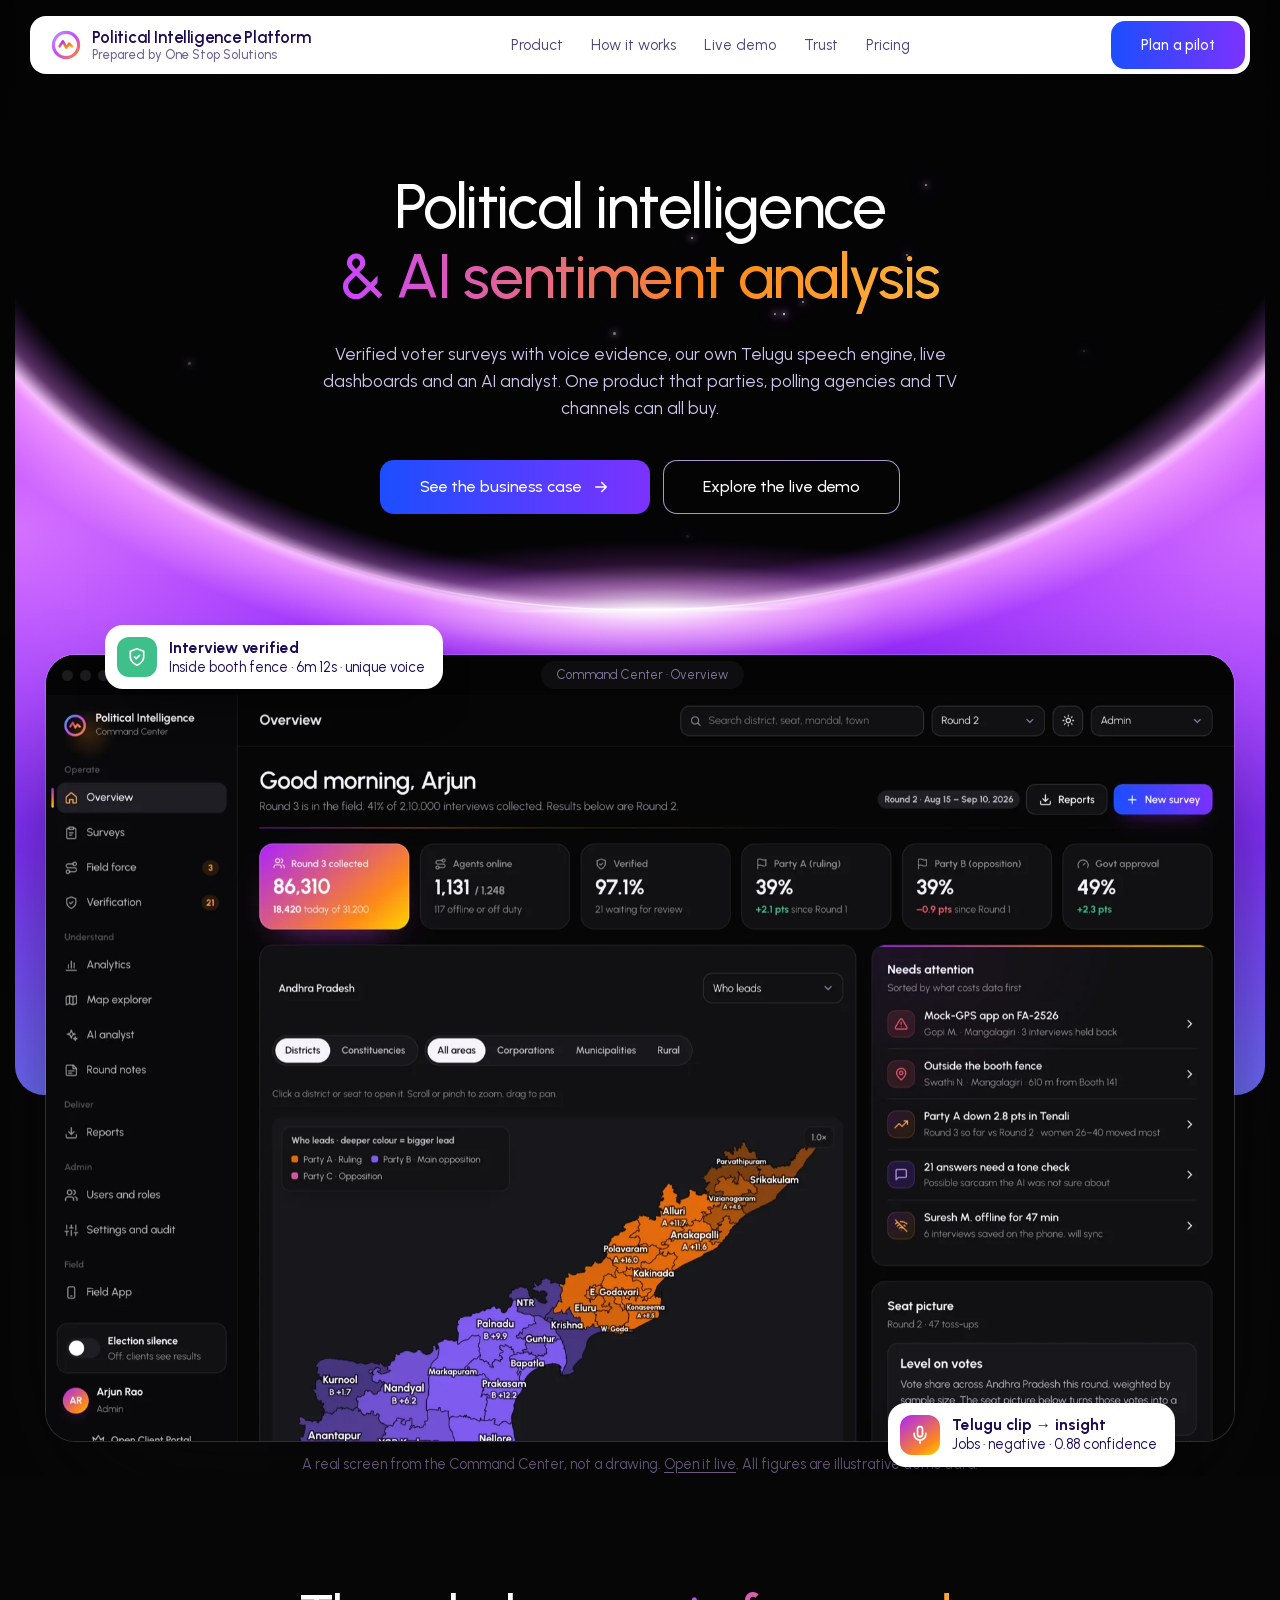
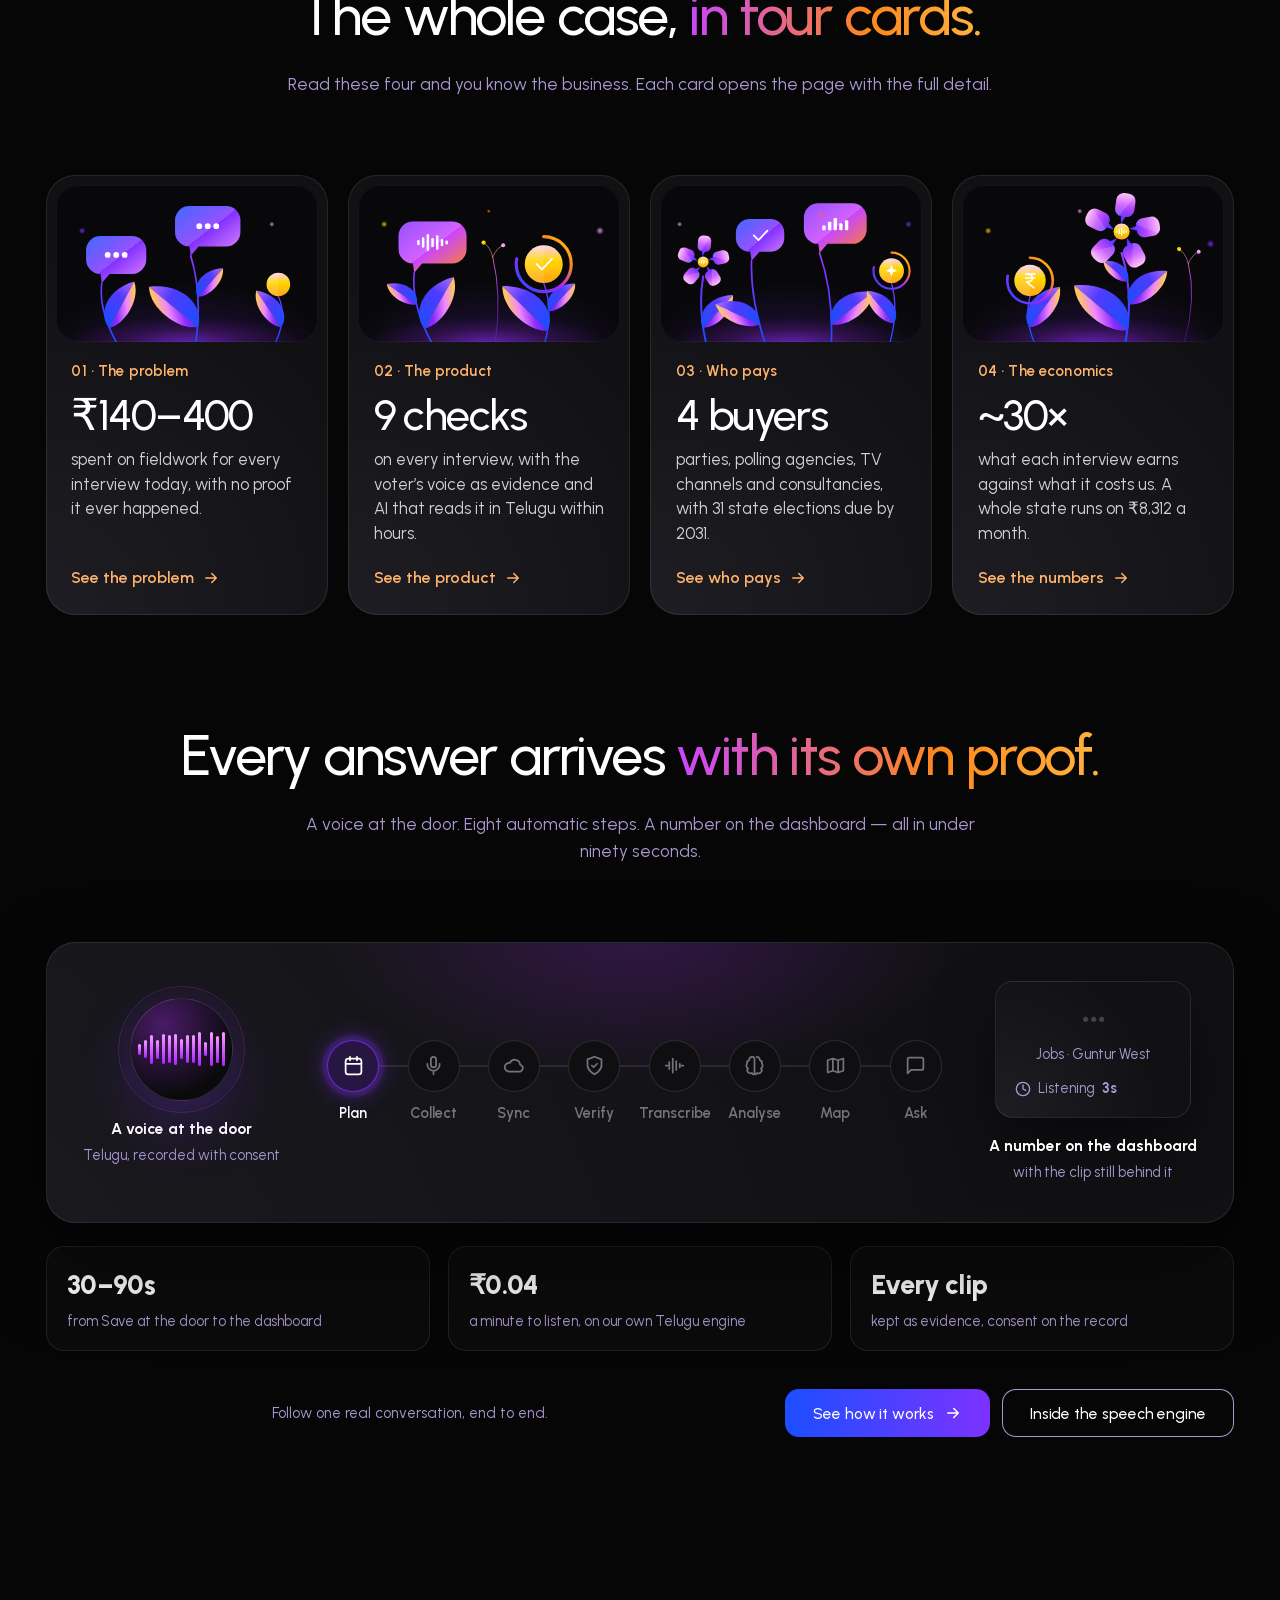
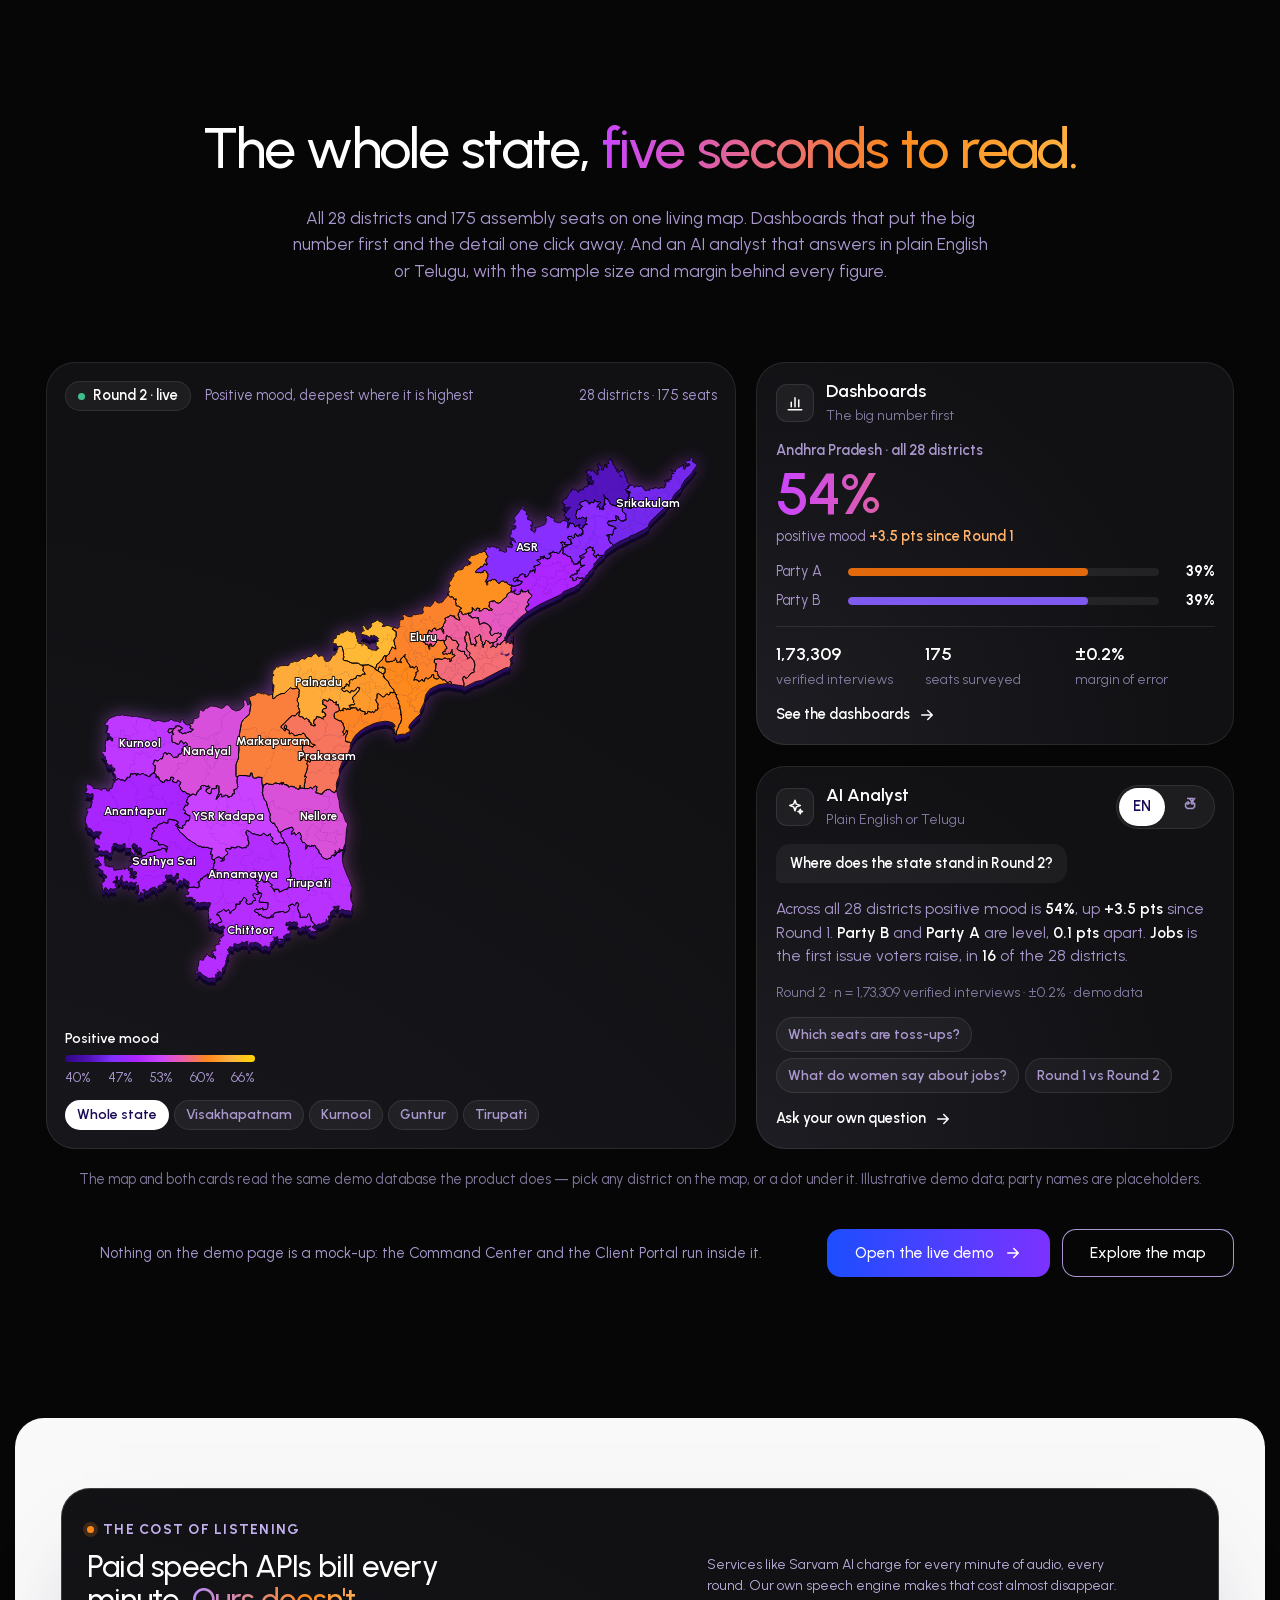
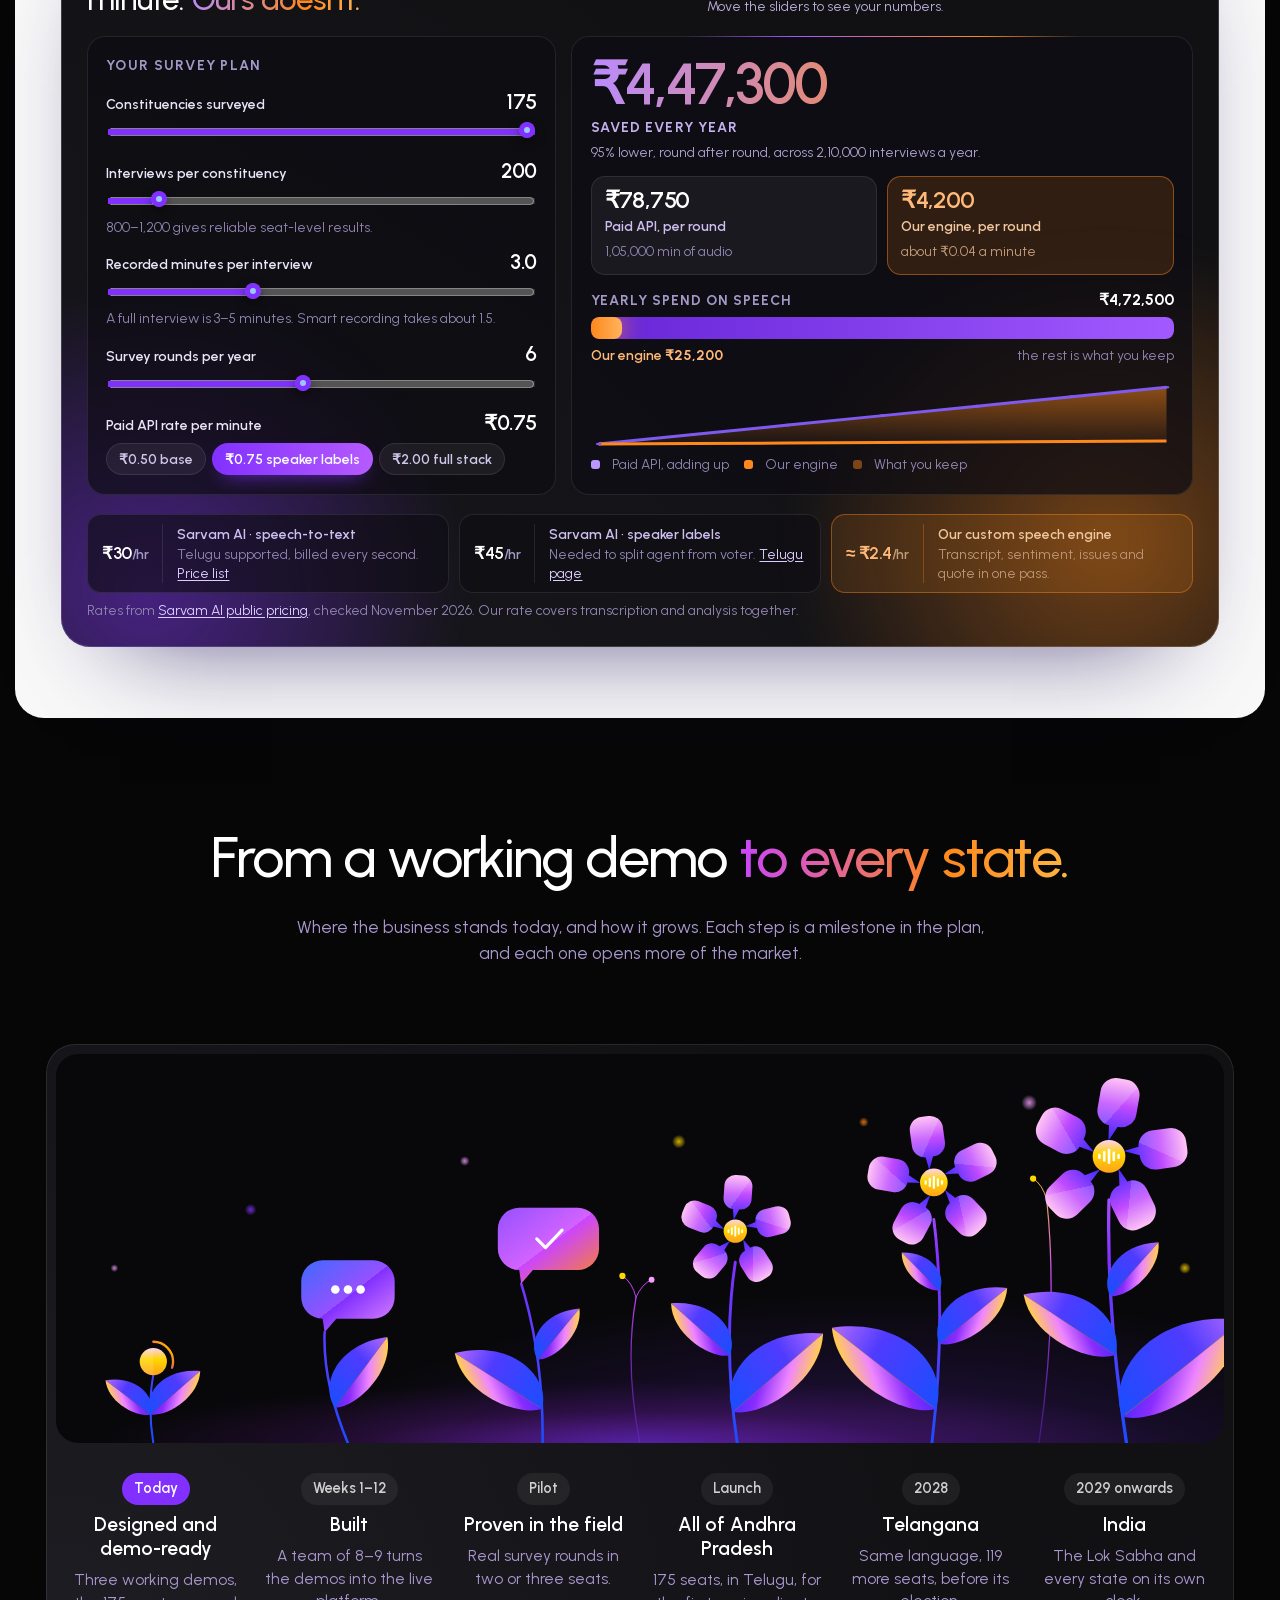
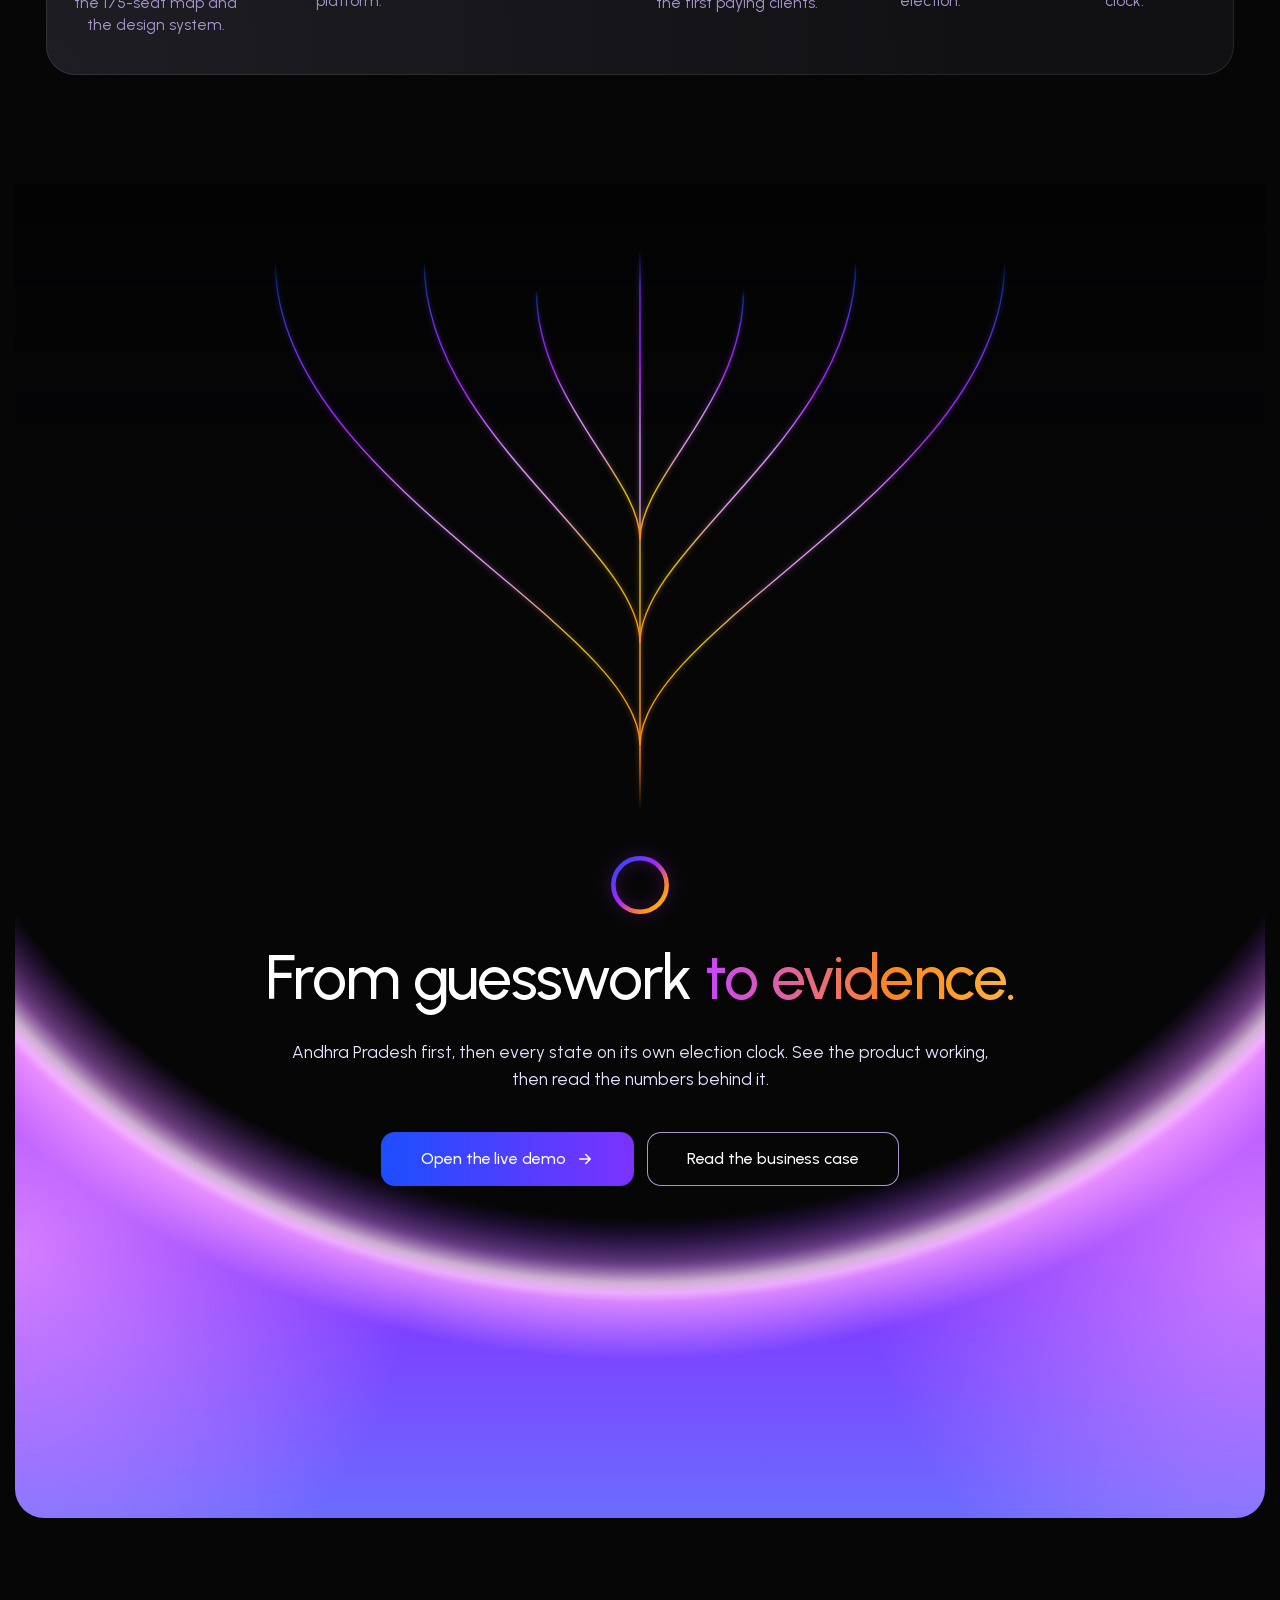
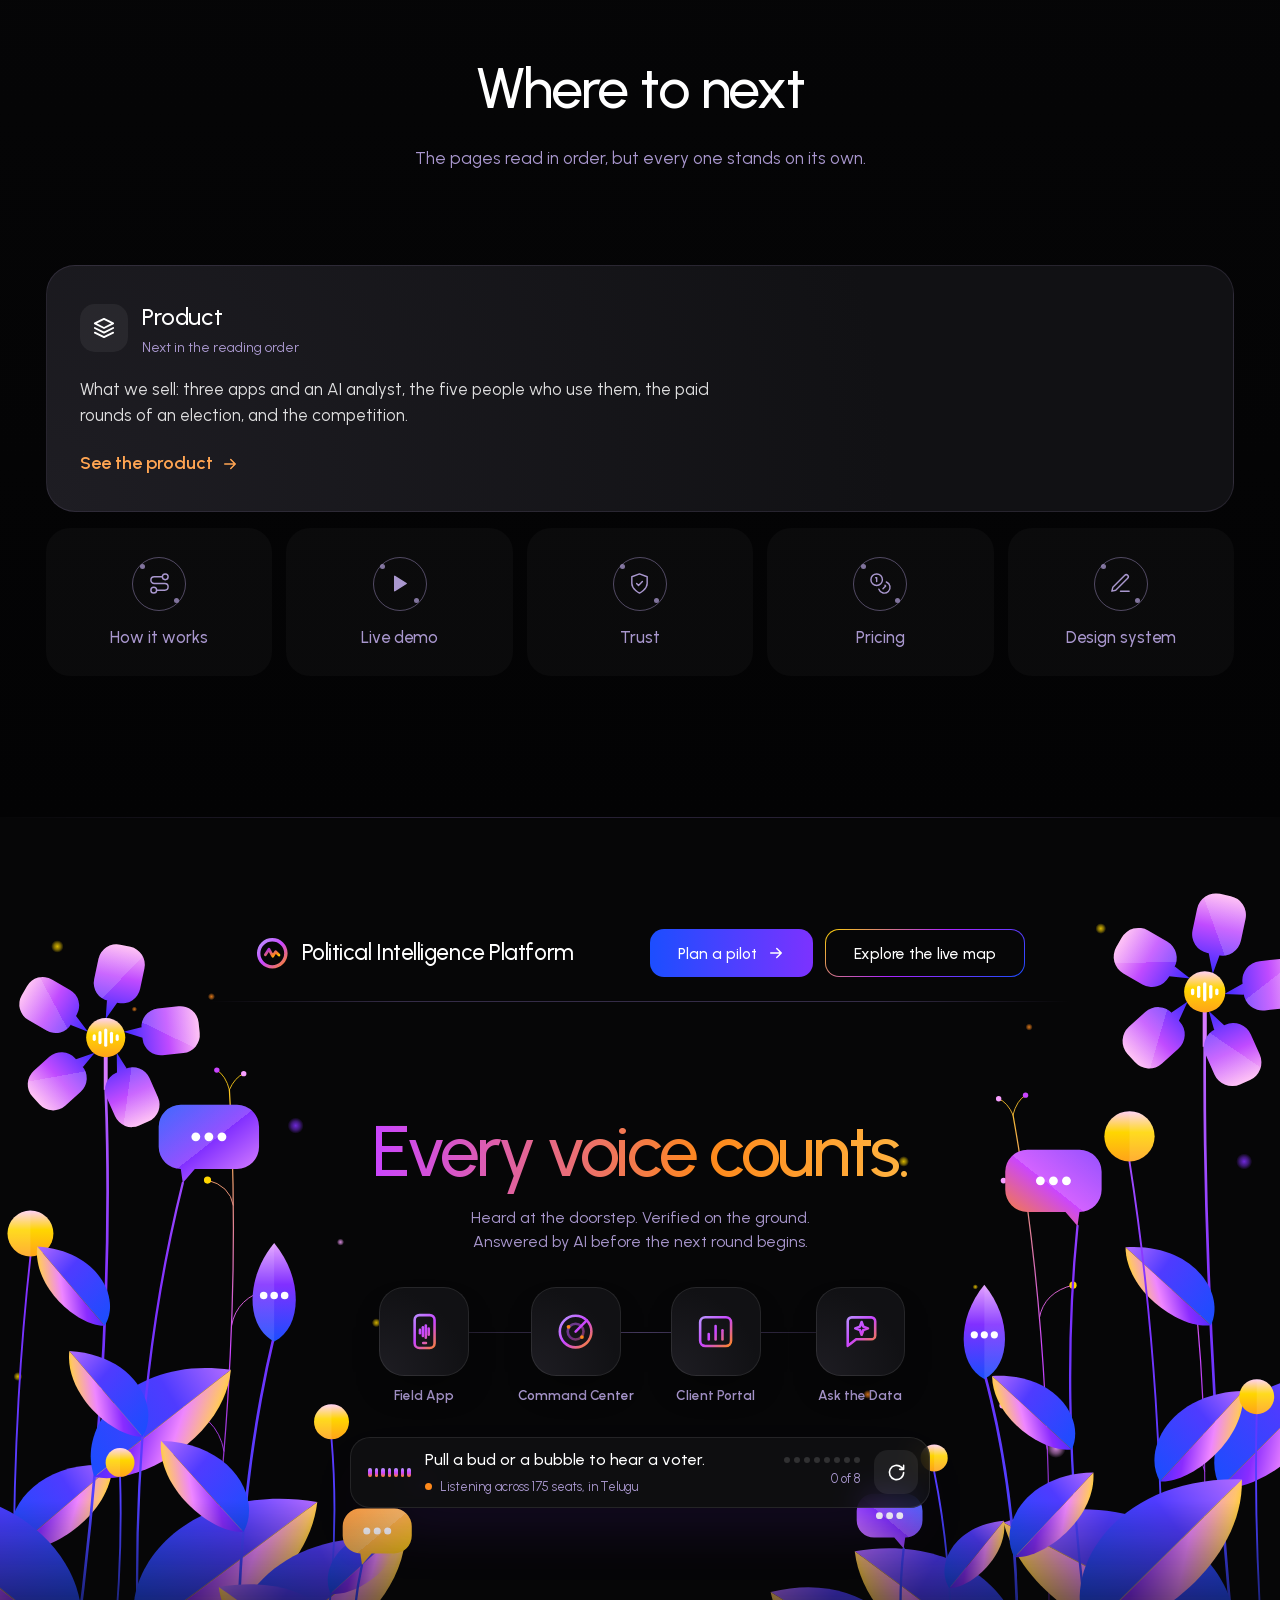
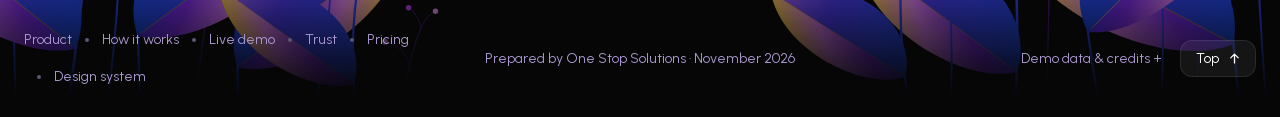
<file: index.html>
<!doctype html>
<html lang="en">
<head>
<meta charset="utf-8">
<meta name="viewport" content="width=device-width, initial-scale=1">
<title>Political Intelligence Platform · AI voter sentiment analysis</title>
<meta name="description" content="Political intelligence and AI sentiment analysis for Andhra Pradesh: verified field surveys with voice evidence, a custom Telugu speech engine, live district and constituency dashboards, and an AI analyst that answers in plain language.">
<meta name="theme-color" content="#030304">
<!--seo-->
<link rel="canonical" href="https://pi.onestop-solutions.in/">
<meta name="robots" content="index, follow, max-image-preview:large">
<meta name="author" content="One Stop Solutions">
<meta name="format-detection" content="telephone=no">
<link rel="icon" href="favicon.ico" sizes="48x48">
<link rel="icon" href="favicon.svg" type="image/svg+xml">
<link rel="apple-touch-icon" href="icons/apple-touch-icon.png">
<link rel="manifest" href="site.webmanifest">
<meta name="apple-mobile-web-app-title" content="Political Intel">
<meta property="og:type" content="website">
<meta property="og:site_name" content="Political Intelligence Platform">
<meta property="og:locale" content="en_IN">
<meta property="og:url" content="https://pi.onestop-solutions.in/">
<meta property="og:title" content="Political Intelligence Platform · AI voter sentiment analysis">
<meta property="og:description" content="Political intelligence and AI sentiment analysis for Andhra Pradesh: verified field surveys with voice evidence, a custom Telugu speech engine, live district and constituency dashboards, and an AI analyst that answers in plain language.">
<meta property="og:image" content="https://pi.onestop-solutions.in/share.jpg">
<meta property="og:image:secure_url" content="https://pi.onestop-solutions.in/share.jpg">
<meta property="og:image:type" content="image/jpeg">
<meta property="og:image:width" content="1200">
<meta property="og:image:height" content="630">
<meta property="og:image:alt" content="Political Intelligence Platform: political intelligence and AI sentiment analysis. 175 seats, 28 districts, every interview verified, our own Telugu speech engine, AI analyst.">
<meta name="twitter:card" content="summary_large_image">
<meta name="twitter:title" content="Political Intelligence Platform · AI voter sentiment analysis">
<meta name="twitter:description" content="Political intelligence and AI sentiment analysis for Andhra Pradesh: verified field surveys with voice evidence, a custom Telugu speech engine, live district and constituency dashboards, and an AI analyst that answers in plain language.">
<meta name="twitter:image" content="https://pi.onestop-solutions.in/share.jpg">
<meta name="twitter:image:alt" content="Political Intelligence Platform: political intelligence and AI sentiment analysis. 175 seats, 28 districts, every interview verified, our own Telugu speech engine, AI analyst.">
<script type="application/ld+json">{"@context":"https://schema.org","@graph":[{"@type":"Organization","@id":"https://pi.onestop-solutions.in/#org","name":"One Stop Solutions","url":"https://pi.onestop-solutions.in/","logo":"https://pi.onestop-solutions.in/icons/icon-512.png"},{"@type":"WebSite","@id":"https://pi.onestop-solutions.in/#site","name":"Political Intelligence Platform","url":"https://pi.onestop-solutions.in/","publisher":{"@id":"https://pi.onestop-solutions.in/#org"},"inLanguage":"en-IN"},{"@type":"SoftwareApplication","name":"Political Intelligence Platform","url":"https://pi.onestop-solutions.in/","applicationCategory":"BusinessApplication","operatingSystem":"Web, Android","description":"Political intelligence and AI sentiment analysis for Andhra Pradesh: verified field surveys with voice evidence, a custom Telugu speech engine, live district and constituency dashboards, and an AI analyst that answers in plain language.","image":"https://pi.onestop-solutions.in/share.jpg","publisher":{"@id":"https://pi.onestop-solutions.in/#org"},"areaServed":{"@type":"State","name":"Andhra Pradesh"}}]}</script>
<!--/seo-->

<!--fonts-->
<link rel="preload" href="fonts/urbanist-latin.woff2" as="font" type="font/woff2" crossorigin>
<style>@font-face{font-family:'Urbanist';font-style:normal;font-weight:400 800;font-display:swap;src:url(fonts/urbanist-latin-ext.woff2) format('woff2');unicode-range:U+0100-02BA, U+02BD-02C5, U+02C7-02CC, U+02CE-02D7, U+02DD-02FF, U+0304, U+0308, U+0329, U+1D00-1DBF, U+1E00-1E9F, U+1EF2-1EFF, U+2020, U+20A0-20AB, U+20AD-20C4, U+2113, U+2C60-2C7F, U+A720-A7FF}@font-face{font-family:'Urbanist';font-style:normal;font-weight:400 800;font-display:swap;src:url(fonts/urbanist-latin.woff2) format('woff2');unicode-range:U+0000-00FF, U+0131, U+0152-0153, U+02BB-02BC, U+02C6, U+02DA, U+02DC, U+0304, U+0308, U+0329, U+2000-206F, U+20AC, U+2122, U+2191, U+2193, U+2212, U+2215, U+FEFF, U+FFFD}</style>
<link rel="preconnect" href="https://fonts.googleapis.com">
<link rel="preconnect" href="https://fonts.gstatic.com" crossorigin>
<link href="https://fonts.googleapis.com/css2?family=Noto+Sans+Telugu:wght@400;500;600&display=swap" rel="stylesheet" media="print" onload="this.media='all'">
<noscript><link href="https://fonts.googleapis.com/css2?family=Noto+Sans+Telugu:wght@400;500;600&display=swap" rel="stylesheet"></noscript>
<!--/fonts-->
<link rel="stylesheet" href="styles.css">
<link rel="stylesheet" href="refresh.css">
<link rel="stylesheet" href="pages.css">
<link rel="stylesheet" href="footer.css">
<link rel="stylesheet" href="motion.css">
<link rel="stylesheet" href="demo.css">
<link rel="stylesheet" href="garden.css">
<link rel="stylesheet" href="home.css">
<script>document.documentElement.classList.add('js');(function(d){var h=d.documentElement,go=function(){h.classList.add('fonts-in')};setTimeout(go,300);if(d.fonts&&d.fonts.load)d.fonts.load('500 1em Urbanist').then(go,go)})(document)</script>

<!--pl-css-->
<style>
.ldr{display:none}
.ldr-on .ldr{position:fixed;inset:0;z-index:2147483000;display:grid;place-items:center;background:#060607;color:#fff;font-family:Urbanist,Arial,sans-serif;transition:opacity .55s cubic-bezier(.22,1,.36,1),visibility 0s linear .55s}
.ldr-on{overflow:hidden}
.ldr::before{content:"";position:absolute;left:50%;top:50%;width:520px;height:520px;margin:-260px 0 0 -260px;border-radius:50%;background:radial-gradient(closest-side,rgba(129,48,255,.30),rgba(172,36,255,.10) 55%,transparent);filter:blur(20px);animation:ldr-breathe 2.4s ease-in-out infinite alternate}
.ldr-in{position:relative;display:flex;flex-direction:column;align-items:center;gap:18px;transition:transform .55s cubic-bezier(.22,1,.36,1)}
.ldr svg{width:64px;height:64px;overflow:visible}
.ldr .ldr-c{stroke-dasharray:80;stroke-dashoffset:80;animation:ldr-draw .9s cubic-bezier(.65,0,.35,1) .05s forwards}
.ldr .ldr-p{stroke-dasharray:24;stroke-dashoffset:24;animation:ldr-draw .6s cubic-bezier(.65,0,.35,1) .55s forwards}
.ldr-w{font-size:17px;font-weight:600;letter-spacing:.02em;text-align:center;opacity:0;transform:translateY(8px);animation:ldr-up .6s cubic-bezier(.22,1,.36,1) .35s forwards}
.ldr-w small{display:block;margin-top:4px;font-size:13px;font-weight:500;letter-spacing:.08em;text-transform:uppercase;color:rgba(255,255,255,.56)}
.ldr-t{width:168px;height:2px;border-radius:2px;background:rgba(255,255,255,.10);overflow:hidden;opacity:0;animation:ldr-up .4s ease .5s forwards}
.ldr-b{display:block;height:100%;transform-origin:0 50%;transform:scaleX(.04);background:linear-gradient(90deg,#2ba7ff,#ca45ff 50%,#fe881b);animation:ldr-load 2.2s cubic-bezier(.1,.7,.2,1) .5s forwards}
.ldr.done .ldr-b{animation:none;transform:scaleX(1);transition:transform .3s ease-out}
.ldr.out{opacity:0;visibility:hidden}
.ldr.out .ldr-in{transform:scale(.97)}
.ldr-on .hero .h-ln,.ldr-on .hero .lead,.ldr-on .hero .hero-cta,.ldr-on .hz,.ldr-on .hero-stage,.ldr-on .ph-in>*{animation-play-state:paused!important}
@keyframes ldr-draw{to{stroke-dashoffset:0}}
@keyframes ldr-up{to{opacity:1;transform:none}}
@keyframes ldr-load{to{transform:scaleX(.86)}}
@keyframes ldr-breathe{from{opacity:.7;transform:scale(.94)}to{opacity:1;transform:scale(1.04)}}
@media (prefers-reduced-motion:reduce){.ldr *,.ldr::before{animation:none!important}.ldr .ldr-c,.ldr .ldr-p{stroke-dashoffset:0}.ldr-w,.ldr-t{opacity:1;transform:none}.ldr-b{transform:scaleX(.5)}}
</style>
<script>(function(h){try{if(sessionStorage.getItem('pi-ldr'))return}catch(e){}h.classList.add('ldr-on')})(document.documentElement)</script>
<!--/pl-css-->
</head>
<body>
<!--pl-->
<div class="ldr" id="ldr" role="status" aria-live="polite" aria-label="Loading Political Intelligence Platform"><div class="ldr-in">
<svg viewBox="0 0 32 32" aria-hidden="true"><defs><linearGradient id="ldrB" x1="0" y1="0" x2="1" y2="1"><stop offset="0" stop-color="#b997ff"/><stop offset=".5" stop-color="#ca45ff"/><stop offset="1" stop-color="#fe881b"/></linearGradient><linearGradient id="ldrW" x1="0" y1="0" x2="1" y2="1"><stop offset="0" stop-color="#ac24ff"/><stop offset=".73" stop-color="#fe881b"/><stop offset="1" stop-color="#ffd600"/></linearGradient></defs><circle class="ldr-c" cx="16" cy="16" r="12.6" fill="none" stroke="url(#ldrB)" stroke-width="3.2" transform="rotate(-90 16 16)"/><path class="ldr-p" d="M9.6 17.4l3.3-5.1 3.5 6.4 2.7-4.1 3.1 3" fill="none" stroke="url(#ldrW)" stroke-width="2.6" stroke-linecap="round" stroke-linejoin="round"/></svg>
<div class="ldr-w">Political Intelligence Platform<small>One Stop Solutions</small></div>
<div class="ldr-t"><i class="ldr-b"></i></div>
</div></div>
<script>(function(){var d=document,h=d.documentElement,el=d.getElementById('ldr');if(!el)return;if(!h.classList.contains('ldr-on')){el.remove();return}
var t0=performance.now(),rm=matchMedia('(prefers-reduced-motion: reduce)').matches,MIN=rm?250:1150,MAX=2600,gone=false;
function finish(){if(gone)return;gone=true;try{sessionStorage.setItem('pi-ldr','1')}catch(e){}
var wait=Math.max(0,MIN-(performance.now()-t0));setTimeout(function(){el.classList.add('done');setTimeout(function(){el.classList.add('out');h.classList.remove('ldr-on');setTimeout(function(){el.remove()},650)},rm?0:260)},wait)}
function ready(){var f=d.fonts&&d.fonts.ready?d.fonts.ready:Promise.resolve();f.then(finish,finish)}
if(d.readyState!=='loading')ready();else d.addEventListener('DOMContentLoaded',ready,{once:true});addEventListener('load',finish,{once:true});setTimeout(finish,MAX)})()</script>
<!--/pl-->

<a class="skip" href="#main">Skip to content</a>

<!-- ICONS -->
<svg width="0" height="0" style="position:absolute" aria-hidden="true" focusable="false">
  <defs>
    <linearGradient id="gBrand" x1="0" y1="0" x2="1" y2="1"><stop offset="0" stop-color="#b997ff"/><stop offset=".5" stop-color="#ca45ff"/><stop offset="1" stop-color="#fe881b"/></linearGradient>
    <linearGradient id="gWarm" x1="0" y1="0" x2="1" y2="1"><stop offset="0" stop-color="#ac24ff"/><stop offset=".73" stop-color="#fe881b"/><stop offset="1" stop-color="#ffd600"/></linearGradient>
    <linearGradient id="gIcon" gradientUnits="userSpaceOnUse" x1="3" y1="3" x2="21" y2="21"><stop offset="0" stop-color="#b997ff"/><stop offset=".5" stop-color="#ca45ff"/><stop offset="1" stop-color="#fe881b"/></linearGradient>
    <linearGradient id="gRing" x1="0" y1="0" x2="1" y2="1"><stop offset="0" stop-color="#1b4dfe"/><stop offset=".45" stop-color="#ac24ff"/><stop offset=".75" stop-color="#fe881b"/><stop offset="1" stop-color="#ffd600"/></linearGradient>
  </defs>
  <symbol id="ring" viewBox="0 0 48 48"><circle cx="24" cy="24" r="20" fill="none" stroke="url(#gRing)" stroke-width="3.4"/></symbol>
  <symbol id="logo" viewBox="0 0 32 32"><circle cx="16" cy="16" r="12.6" fill="none" stroke="url(#gBrand)" stroke-width="3.2"/><path d="M9.6 17.4l3.3-5.1 3.5 6.4 2.7-4.1 3.1 3" fill="none" stroke="url(#gWarm)" stroke-width="2.6" stroke-linecap="round" stroke-linejoin="round"/></symbol>
  <g fill="none" stroke="currentColor" stroke-width="2" stroke-linecap="round" stroke-linejoin="round">
    <symbol id="i-users" viewBox="0 0 24 24"><path d="M16 21v-2a4 4 0 0 0-4-4H6a4 4 0 0 0-4 4v2"/><circle cx="9" cy="7" r="4"/><path d="M22 21v-2a4 4 0 0 0-3-3.87M16 3.13a4 4 0 0 1 0 7.75"/></symbol>
    <symbol id="i-user" viewBox="0 0 24 24"><circle cx="12" cy="8" r="4"/><path d="M4 21v-1a6 6 0 0 1 6-6h4a6 6 0 0 1 6 6v1"/></symbol>
    <symbol id="i-pin" viewBox="0 0 24 24"><path d="M20 10c0 6-8 12-8 12S4 16 4 10a8 8 0 0 1 16 0z"/><circle cx="12" cy="10" r="3"/></symbol>
    <symbol id="i-layers" viewBox="0 0 24 24"><path d="M12 2 2 7l10 5 10-5-10-5z"/><path d="m2 17 10 5 10-5M2 12l10 5 10-5"/></symbol>
    <symbol id="i-mic" viewBox="0 0 24 24"><rect x="9" y="2" width="6" height="12" rx="3"/><path d="M19 10v1a7 7 0 0 1-14 0v-1M12 18v4"/></symbol>
    <symbol id="i-shield" viewBox="0 0 24 24"><path d="M12 22s8-4 8-10V5l-8-3-8 3v7c0 6 8 10 8 10z"/><path d="m9 12 2 2 4-4"/></symbol>
    <symbol id="i-bars" viewBox="0 0 24 24"><path d="M3 21h18M7 17v-6M12 17V5M17 17v-9"/></symbol>
    <symbol id="i-spark" viewBox="0 0 24 24"><path d="M12 3l1.8 5.2L19 10l-5.2 1.8L12 17l-1.8-5.2L5 10l5.2-1.8z"/><path d="M19 15l.8 2.2L22 18l-2.2.8L19 21l-.8-2.2L16 18l2.2-.8z"/></symbol>
    <symbol id="i-search" viewBox="0 0 24 24"><circle cx="11" cy="11" r="7"/><path d="m21 21-4.3-4.3"/></symbol>
    <symbol id="i-bell" viewBox="0 0 24 24"><path d="M6 8a6 6 0 0 1 12 0c0 7 3 9 3 9H3s3-2 3-9M10.3 21a1.9 1.9 0 0 0 3.4 0"/></symbol>
    <symbol id="i-cal" viewBox="0 0 24 24"><rect x="3" y="4" width="18" height="18" rx="3"/><path d="M16 2v4M8 2v4M3 10h18"/></symbol>
    <symbol id="i-swap" viewBox="0 0 24 24"><path d="M7 4 3 8l4 4M3 8h14M17 20l4-4-4-4M21 16H7"/></symbol>
    <symbol id="i-download" viewBox="0 0 24 24"><path d="M21 15v4a2 2 0 0 1-2 2H5a2 2 0 0 1-2-2v-4M7 10l5 5 5-5M12 15V3"/></symbol>
    <symbol id="i-plus" viewBox="0 0 24 24"><path d="M12 5v14M5 12h14"/></symbol>
    <symbol id="i-check" viewBox="0 0 24 24"><path d="M20 6 9 17l-5-5"/></symbol>
    <symbol id="i-checkc" viewBox="0 0 24 24"><circle cx="12" cy="12" r="10"/><path d="m8 12 3 3 5-6"/></symbol>
    <symbol id="i-x" viewBox="0 0 24 24"><path d="M18 6 6 18M6 6l12 12"/></symbol>
    <symbol id="i-xc" viewBox="0 0 24 24"><circle cx="12" cy="12" r="10"/><path d="m15 9-6 6M9 9l6 6"/></symbol>
    <symbol id="i-minus" viewBox="0 0 24 24"><path d="M5 12h14"/></symbol>
    <symbol id="i-phone" viewBox="0 0 24 24"><rect x="6" y="2" width="12" height="20" rx="3"/><path d="M11 18h2"/></symbol>
    <symbol id="i-cloud" viewBox="0 0 24 24"><path d="M17.5 19H7a5 5 0 1 1 1-9.9A6 6 0 0 1 19.5 11 4 4 0 0 1 17.5 19z"/></symbol>
    <symbol id="i-wave" viewBox="0 0 24 24"><path d="M2 12h2M6 8v8M10 4v16M14 7v10M18 10v4M22 12h-2"/></symbol>
    <symbol id="i-brain" viewBox="0 0 24 24"><path d="M9.5 2A3.5 3.5 0 0 0 6 5.5v.3A3.5 3.5 0 0 0 3.5 10a3.5 3.5 0 0 0 1 5.3A3.5 3.5 0 0 0 9 20.5 2.5 2.5 0 0 0 12 22V4.5A2.5 2.5 0 0 0 9.5 2zM14.5 2A3.5 3.5 0 0 1 18 5.5v.3a3.5 3.5 0 0 1 2.5 4.2 3.5 3.5 0 0 1-1 5.3 3.5 3.5 0 0 1-4.5 5.2A2.5 2.5 0 0 1 12 22"/></symbol>
    <symbol id="i-chat" viewBox="0 0 24 24"><path d="M21 15a2 2 0 0 1-2 2H7l-4 4V5a2 2 0 0 1 2-2h14a2 2 0 0 1 2 2z"/></symbol>
    <symbol id="i-target" viewBox="0 0 24 24"><circle cx="12" cy="12" r="10"/><circle cx="12" cy="12" r="6"/><circle cx="12" cy="12" r="2"/></symbol>
    <symbol id="i-crown" viewBox="0 0 24 24"><path d="m2 7 5 5 5-8 5 8 5-5-2 12H4z"/></symbol>
    <symbol id="i-clip" viewBox="0 0 24 24"><rect x="8" y="2" width="8" height="4" rx="1"/><path d="M16 4h2a2 2 0 0 1 2 2v14a2 2 0 0 1-2 2H6a2 2 0 0 1-2-2V6a2 2 0 0 1 2-2h2M9 12h6M9 16h4"/></symbol>
    <symbol id="i-eye" viewBox="0 0 24 24"><path d="M2 12s3.5-7 10-7 10 7 10 7-3.5 7-10 7S2 12 2 12z"/><circle cx="12" cy="12" r="3"/></symbol>
    <symbol id="i-alert" viewBox="0 0 24 24"><path d="M10.3 3.9 1.8 18a2 2 0 0 0 1.7 3h17a2 2 0 0 0 1.7-3L13.7 3.9a2 2 0 0 0-3.4 0zM12 9v4M12 17h.01"/></symbol>
    <symbol id="i-lock" viewBox="0 0 24 24"><rect x="3" y="11" width="18" height="11" rx="2"/><path d="M7 11V7a5 5 0 0 1 10 0v4"/></symbol>
    <symbol id="i-server" viewBox="0 0 24 24"><rect x="2" y="3" width="20" height="8" rx="2"/><rect x="2" y="13" width="20" height="8" rx="2"/><path d="M6 7h.01M6 17h.01"/></symbol>
    <symbol id="i-db" viewBox="0 0 24 24"><ellipse cx="12" cy="5" rx="9" ry="3"/><path d="M3 5v14c0 1.7 4 3 9 3s9-1.3 9-3V5M3 12c0 1.7 4 3 9 3s9-1.3 9-3"/></symbol>
    <symbol id="i-code" viewBox="0 0 24 24"><path d="m16 18 6-6-6-6M8 6l-6 6 6 6"/></symbol>
    <symbol id="i-pen" viewBox="0 0 24 24"><path d="M12 20h9M16.5 3.5a2.1 2.1 0 0 1 3 3L7 19l-4 1 1-4z"/></symbol>
    <symbol id="i-cpu" viewBox="0 0 24 24"><rect x="5" y="5" width="14" height="14" rx="2"/><rect x="9" y="9" width="6" height="6"/><path d="M9 1v4M15 1v4M9 19v4M15 19v4M1 9h4M1 15h4M19 9h4M19 15h4"/></symbol>
    <symbol id="i-rocket" viewBox="0 0 24 24"><path d="M4.5 16.5c-1.5 1.3-2 5-2 5s3.7-.5 5-2c.7-.8.7-2.1-.1-2.9a2.2 2.2 0 0 0-2.9-.1zM12 15l-3-3a22 22 0 0 1 2-3.9A12.9 12.9 0 0 1 22 2c0 2.7-.8 7.5-6 11a22.4 22.4 0 0 1-4 2zM9 12H4s.5-3 2-4c1.6-1.1 5 0 5 0M12 15v5s3-.5 4-2c1.1-1.6 0-5 0-5"/></symbol>
    <symbol id="i-refresh" viewBox="0 0 24 24"><path d="M21 12a9 9 0 1 1-3-6.7L21 8M21 3v5h-5"/></symbol>
    <symbol id="i-wifioff" viewBox="0 0 24 24"><path d="m2 2 20 20M8.5 16.5a5 5 0 0 1 7 0M2 8.8a15 15 0 0 1 4.2-2.7M10.7 5.1A15 15 0 0 1 22 8.8M5 12.9a10 10 0 0 1 5.2-2.8M16.9 11a10 10 0 0 1 2.1 1.9M12 20h.01"/></symbol>
    <symbol id="i-file" viewBox="0 0 24 24"><path d="M14 2H6a2 2 0 0 0-2 2v16a2 2 0 0 0 2 2h12a2 2 0 0 0 2-2V8z"/><path d="M14 2v6h6M8 13h8M8 17h5"/></symbol>
    <symbol id="i-play" viewBox="0 0 24 24"><path d="M7 4.5v15l12-7.5z" fill="currentColor"/></symbol>
    <symbol id="i-pause" viewBox="0 0 24 24"><path d="M7 4h3v16H7zM14 4h3v16h-3z" fill="currentColor"/></symbol>
    <symbol id="i-arrow" viewBox="0 0 24 24"><path d="M5 12h14M13 6l6 6-6 6"/></symbol>
    <symbol id="i-send" viewBox="0 0 24 24"><path d="M22 2 11 13M22 2l-7 20-4-9-9-4z"/></symbol>
    <symbol id="i-trend" viewBox="0 0 24 24"><path d="m23 6-9.5 9.5-5-5L1 18"/><path d="M17 6h6v6"/></symbol>
    <symbol id="i-coins" viewBox="0 0 24 24"><circle cx="8" cy="8" r="6"/><path d="M18.1 10.4A6 6 0 1 1 10.3 18M7 6h1v4M16.7 13.9l.7.7-2.8 2.8"/></symbol>
    <symbol id="i-scale" viewBox="0 0 24 24"><path d="M12 3v18M5 7h14M5 7l-3 7a3.5 3.5 0 0 0 6 0zM19 7l-3 7a3.5 3.5 0 0 0 6 0zM8 21h8"/></symbol>
    <symbol id="i-flag" viewBox="0 0 24 24"><path d="M4 15s1-1 4-1 5 2 8 2 4-1 4-1V3s-1 1-4 1-5-2-8-2-4 1-4 1zM4 22v-7"/></symbol>
    <symbol id="i-globe" viewBox="0 0 24 24"><circle cx="12" cy="12" r="10"/><path d="M2 12h20M12 2a15 15 0 0 1 0 20 15 15 0 0 1 0-20z"/></symbol>
    <symbol id="i-brief" viewBox="0 0 24 24"><rect x="2" y="7" width="20" height="14" rx="2"/><path d="M16 21V5a2 2 0 0 0-2-2h-4a2 2 0 0 0-2 2v16"/></symbol>
    <symbol id="i-drop" viewBox="0 0 24 24"><path d="M12 2.7s7 7.3 7 12.3a7 7 0 0 1-14 0c0-5 7-12.3 7-12.3z"/></symbol>
    <symbol id="i-road" viewBox="0 0 24 24"><path d="M4 21 9 3M20 21 15 3M12 5v2M12 11v2M12 17v2"/></symbol>
    <symbol id="i-grad" viewBox="0 0 24 24"><path d="M22 10 12 5 2 10l10 5 10-5zM6 12v5c3 2 9 2 12 0v-5"/></symbol>
    <symbol id="i-heart" viewBox="0 0 24 24"><path d="M20.8 4.6a5.5 5.5 0 0 0-7.8 0L12 5.7l-1-1.1a5.5 5.5 0 0 0-7.8 7.8L12 21l8.8-8.6a5.5 5.5 0 0 0 0-7.8z"/></symbol>
    <symbol id="i-gauge" viewBox="0 0 24 24"><path d="M12 14l4-4M3.3 19a10 10 0 1 1 17.4 0"/></symbol>
    <symbol id="i-finger" viewBox="0 0 24 24"><path d="M12 10a2 2 0 0 0-2 2c0 3 .5 6 2 9M8.2 7A6 6 0 0 1 18 12c0 2.3-.3 4.6-1 7M6 12a6 6 0 0 1 .4-2.1M6 16c.4 2 1 3.7 2 5M15.5 13c0 3-.5 5.5-1.5 8M3 12a9 9 0 0 1 15-6.7M20.5 9.5c.3.8.5 1.6.5 2.5"/></symbol>
    <symbol id="i-bolt" viewBox="0 0 24 24"><path d="M13 2 3 14h9l-1 8 10-12h-9z"/></symbol>
    <symbol id="i-menu" viewBox="0 0 24 24"><path d="M4 7h16M4 12h16M4 17h16"/></symbol>
    <symbol id="i-trash" viewBox="0 0 24 24"><path d="M3 6h18M8 6V4a2 2 0 0 1 2-2h4a2 2 0 0 1 2 2v2M19 6l-1 14a2 2 0 0 1-2 2H8a2 2 0 0 1-2-2L5 6"/></symbol>
    <symbol id="i-laptop" viewBox="0 0 24 24"><rect x="4" y="4" width="16" height="11" rx="2"/><path d="M2 20h20"/></symbol>
    <symbol id="i-headset" viewBox="0 0 24 24"><path d="M3 14v-2a9 9 0 0 1 18 0v2"/><rect x="2" y="14" width="5" height="7" rx="2"/><rect x="17" y="14" width="5" height="7" rx="2"/></symbol>
    <symbol id="i-test" viewBox="0 0 24 24"><path d="M9 2h6M10 2v6L4 19a2 2 0 0 0 1.8 3h12.4A2 2 0 0 0 20 19L14 8V2M7 14h10"/></symbol>
    <symbol id="i-chev" viewBox="0 0 24 24"><path d="m6 9 6 6 6-6"/></symbol>
    <symbol id="i-map" viewBox="0 0 24 24"><path d="M9 4 3 6v14l6-2 6 2 6-2V4l-6 2-6-2zM9 4v14M15 6v14"/></symbol>
    <symbol id="i-sun" viewBox="0 0 24 24"><circle cx="12" cy="12" r="4"/><path d="M12 2v2M12 20v2M4.9 4.9l1.4 1.4M17.7 17.7l1.4 1.4M2 12h2M20 12h2M4.9 19.1l1.4-1.4M17.7 6.3l1.4-1.4"/></symbol>
    <symbol id="i-hand" viewBox="0 0 24 24"><path d="M18 11V6a2 2 0 0 0-4 0M14 10V4a2 2 0 0 0-4 0v2M10 10.5V6a2 2 0 0 0-4 0v8M18 8a2 2 0 1 1 4 0v6a8 8 0 0 1-8 8h-2c-2.8 0-4.5-.9-6-2.4l-3.6-3.6a2 2 0 0 1 2.8-2.8L7 15"/></symbol>
    <symbol id="i-clock" viewBox="0 0 24 24"><circle cx="12" cy="12" r="10"/><path d="M12 6v6l4 2"/></symbol>
    <symbol id="i-filter" viewBox="0 0 24 24"><path d="M22 3H2l8 9.5V19l4 2v-8.5z"/></symbol>
    <symbol id="i-more" viewBox="0 0 24 24"><circle cx="5" cy="12" r="1"/><circle cx="12" cy="12" r="1"/><circle cx="19" cy="12" r="1"/></symbol>
    <symbol id="i-leaf" viewBox="0 0 24 24"><path d="M11 20A7 7 0 0 1 9.8 6.1C15.5 5 17 4.5 19 2c1 2 2 4.2 2 8 0 5.5-4.8 10-10 10z"/><path d="M2 21c0-3 1.9-5.4 5.1-6"/></symbol>
    <symbol id="i-tag" viewBox="0 0 24 24"><path d="M20.6 13.4 13.4 20.6a2 2 0 0 1-2.8 0L2 12V2h10l8.6 8.6a2 2 0 0 1 0 2.8z"/><path d="M7 7h.01"/></symbol>
    <symbol id="i-car" viewBox="0 0 24 24"><path d="M5 17H3v-5l2-5h14l2 5v5h-2M5 12h14"/><circle cx="7.5" cy="17" r="2"/><circle cx="16.5" cy="17" r="2"/></symbol>
    <symbol id="i-route" viewBox="0 0 24 24"><circle cx="6" cy="19" r="3"/><circle cx="18" cy="5" r="3"/><path d="M9 19h8.5a3.5 3.5 0 0 0 0-7h-11a3.5 3.5 0 0 1 0-7H15"/></symbol>
    <symbol id="i-ear" viewBox="0 0 24 24"><path d="M6 8.5a6.5 6.5 0 1 1 13 0c0 6-6 6-6 10a3.5 3.5 0 1 1-7 0M15 8.5a2.5 2.5 0 0 0-5 0v1a2 2 0 1 1 0 4"/></symbol>
    <symbol id="i-compass" viewBox="0 0 24 24"><circle cx="12" cy="12" r="10"/><path d="m16.2 7.8-2.1 6.3-6.3 2.1 2.1-6.3z"/></symbol>
    <symbol id="i-sliders" viewBox="0 0 24 24"><path d="M4 21v-7M4 10V3M12 21v-9M12 8V3M20 21v-5M20 12V3M1 14h6M9 8h6M17 16h6"/></symbol>
    <symbol id="i-book" viewBox="0 0 24 24"><path d="M4 19.5A2.5 2.5 0 0 1 6.5 17H20V2H6.5A2.5 2.5 0 0 0 4 4.5v15zM4 19.5A2.5 2.5 0 0 0 6.5 22H20v-5"/></symbol>
    <symbol id="i-grid" viewBox="0 0 24 24"><rect x="3" y="3" width="7" height="7" rx="1.5"/><rect x="14" y="3" width="7" height="7" rx="1.5"/><rect x="3" y="14" width="7" height="7" rx="1.5"/><rect x="14" y="14" width="7" height="7" rx="1.5"/></symbol>
    <symbol id="i-share" viewBox="0 0 24 24"><circle cx="18" cy="5" r="3"/><circle cx="6" cy="12" r="3"/><circle cx="18" cy="19" r="3"/><path d="m8.6 13.5 6.8 4M15.4 6.5l-6.8 4"/></symbol>
    <symbol id="i-building" viewBox="0 0 24 24"><path d="M3 21h18M5 21V7l7-4 7 4v14M9 21v-4h6v4M9 10h.01M15 10h.01M9 14h.01M15 14h.01"/></symbol>
    <symbol id="i-home" viewBox="0 0 24 24"><path d="M3 10.5 12 3l9 7.5V20a1 1 0 0 1-1 1h-5v-6h-6v6H4a1 1 0 0 1-1-1z"/></symbol>
    <symbol id="i-key" viewBox="0 0 24 24"><circle cx="7.5" cy="15.5" r="4.5"/><path d="m10.7 12.3 9.8-9.8M16 7l3 3M19 4l2 2"/></symbol>
    <symbol id="i-sankey" viewBox="0 0 24 24"><path d="M3 5h4c5 0 5 7 10 7h4M3 19h4c5 0 5-7 10-7"/></symbol>
  </g>
</svg>

<!-- NAV -->
<nav class="nav" id="nav" aria-label="Main">
  <a class="brand" href="/" aria-label="Political Intelligence Platform, back to top">
    <svg aria-hidden="true"><use href="#logo"/></svg>
    <span class="brand-name">Political Intelligence Platform<small>Prepared by One Stop Solutions</small></span>
  </a>
  <ul class="nav-links" id="navLinks">
    <li><a href="/product">Product</a></li>
    <li><a href="/how">How it works</a></li>
    <li><a href="/demo">Live demo</a></li>
    <li><a href="/trust">Trust</a></li>
    <li><a href="/plan">Pricing</a></li>
  </ul>
  <a class="btn btn-primary" href="/plan#engage">Plan a pilot</a>
  <button class="nav-menu" id="navMenu" type="button" aria-label="Open menu" aria-expanded="false" aria-controls="navLinks"><svg aria-hidden="true"><use href="#i-menu"/></svg></button>
</nav>

<main id="main">
<!-- ============================== HERO ============================== -->
<section class="hero" id="top" aria-labelledby="h1">
  <div class="hz" id="heroHz" aria-hidden="true">
    <div class="stars" data-stars="34"></div>
    <svg class="hz-lines"></svg>
    <span class="hz-sun"><i></i></span>
  </div>
  <div class="wrap hero-top">
    <h1 class="display" id="h1"><span class="h-ln">Political intelligence</span><br><span class="h-ln grad" style="--d:90ms">&amp; AI sentiment analysis</span></h1>
    <p class="lead" style="--d:200ms">Verified voter surveys with voice evidence, our own Telugu speech engine, live dashboards and an AI analyst. One product that parties, polling agencies and TV channels can all buy.</p>
    <div class="hero-cta" style="--d:290ms">
      <a class="btn btn-primary" href="/trust">See the business case <svg aria-hidden="true"><use href="#i-arrow"/></svg></a>
      <a class="btn btn-secondary" href="/demo">Explore the live demo</a>
    </div>
  </div>
  <div class="wrap">
    <div class="hero-stage" id="heroStage">
      <div class="browser">
        <div class="browser-bar" aria-hidden="true"><i></i><i></i><i></i><span class="url">Command Center · Overview</span></div>
        <img src="assets/product/command-center-dark.webp" width="1800" height="1130" loading="lazy" alt="The Command Center Overview: round progress, agents online, verification rate, party shares and a map of Andhra Pradesh coloured by who leads" fetchpriority="high" decoding="async">
      </div>
      <div class="float-chip" style="left:5%;top:-30px" aria-hidden="true">
        <span class="i" style="background:#3fbf8a"><svg><use href="#i-shield"/></svg></span>
        <span><b>Interview verified</b>Inside booth fence · 6m 12s · unique voice</span>
      </div>
      <div class="float-chip" style="right:5%;bottom:-26px;animation-delay:-3.5s" aria-hidden="true">
        <span class="i" style="background:var(--grad-warm)"><svg><use href="#i-mic"/></svg></span>
        <span><b>Telugu clip → insight</b>Jobs · negative · 0.88 confidence</span>
      </div>
    </div>
    <p class="hero-note">A real screen from the Command Center, not a drawing. <a href="/demo#demo-command">Open it live</a>. All figures are illustrative demo data.</p>
  </div>
</section>

<!-- ============================== THE CASE IN FOUR CARDS ============================== -->
<section class="sec hm-pitchsec" id="pitch" aria-labelledby="pt-h">
  <div class="wrap">
    <div class="head">
      <h2 class="h2" id="pt-h">The whole case, <span class="grad">in four cards.</span></h2>
      <p class="lead">Read these four and you know the business. Each card opens the page with the full detail.</p>
    </div>
    <ol class="hm-pitch" id="hmPitch">
      <li class="rv"><a href="/trust#problem"><span class="hm-art" data-art="0" aria-hidden="true"></span><span class="hm-n">01 · The problem</span><b class="hm-big">₹140–400</b><span class="hm-t">spent on fieldwork for every interview today, with no proof it ever happened.</span><span class="hm-go">See the problem <svg aria-hidden="true"><use href="#i-arrow"/></svg></span></a></li>
      <li class="rv" style="--d:80ms"><a href="/product"><span class="hm-art" data-art="1" aria-hidden="true"></span><span class="hm-n">02 · The product</span><b class="hm-big">9 checks</b><span class="hm-t">on every interview, with the voter’s voice as evidence and AI that reads it in Telugu within hours.</span><span class="hm-go">See the product <svg aria-hidden="true"><use href="#i-arrow"/></svg></span></a></li>
      <li class="rv" style="--d:160ms"><a href="/trust#market"><span class="hm-art" data-art="2" aria-hidden="true"></span><span class="hm-n">03 · Who pays</span><b class="hm-big">4 buyers</b><span class="hm-t">parties, polling agencies, TV channels and consultancies, with 31 state elections due by 2031.</span><span class="hm-go">See who pays <svg aria-hidden="true"><use href="#i-arrow"/></svg></span></a></li>
      <li class="rv" style="--d:240ms"><a href="/trust#economics"><span class="hm-art" data-art="3" aria-hidden="true"></span><span class="hm-n">04 · The economics</span><b class="hm-big">~30×</b><span class="hm-t">what each interview earns against what it costs us. A whole state runs on ₹8,312 a month.</span><span class="hm-go">See the numbers <svg aria-hidden="true"><use href="#i-arrow"/></svg></span></a></li>
    </ol>
  </div>
</section>

<!-- ============================== HOW IT WORKS (teaser) ============================== -->
<section class="sec tight-top" id="teaser-how" aria-labelledby="th-h">
  <div class="wrap">
    <div class="head">
      <h2 class="h2" id="th-h">Every answer arrives <span class="grad">with its own proof.</span></h2>
      <p class="lead">A voice at the door. Eight automatic steps. A number on the dashboard &mdash; all in under ninety seconds.</p>
    </div>

    <div class="pf rv" id="proof">
      <span class="pf-glow" aria-hidden="true"></span>

      <figure class="pf-cap pf-in">
        <span class="pf-orb" aria-hidden="true"><span class="pf-wave" id="pfWave"></span></span>
        <figcaption><b>A voice at the door</b><span>Telugu, recorded with consent</span></figcaption>
      </figure>

      <div class="pf-track">
        <ol class="pf-rail" aria-label="What happens to every interview">
        <li class="pf-step" style="--c:#8130ff"><span class="pf-dot"><svg aria-hidden="true"><use href="#i-cal"/></svg></span><span class="pf-lbl">Plan</span></li>
        <li class="pf-step" style="--c:#9636ff"><span class="pf-dot"><svg aria-hidden="true"><use href="#i-mic"/></svg></span><span class="pf-lbl">Collect</span></li>
        <li class="pf-step" style="--c:#ab3cff"><span class="pf-dot"><svg aria-hidden="true"><use href="#i-cloud"/></svg></span><span class="pf-lbl">Sync</span></li>
        <li class="pf-step" style="--c:#c042ff"><span class="pf-dot"><svg aria-hidden="true"><use href="#i-shield"/></svg></span><span class="pf-lbl">Verify</span></li>
        <li class="pf-step" style="--c:#d14fde"><span class="pf-dot"><svg aria-hidden="true"><use href="#i-wave"/></svg></span><span class="pf-lbl">Transcribe</span></li>
        <li class="pf-step" style="--c:#e0629d"><span class="pf-dot"><svg aria-hidden="true"><use href="#i-brain"/></svg></span><span class="pf-lbl">Analyse</span></li>
        <li class="pf-step" style="--c:#ef755c"><span class="pf-dot"><svg aria-hidden="true"><use href="#i-map"/></svg></span><span class="pf-lbl">Map</span></li>
        <li class="pf-step" style="--c:#fe881b"><span class="pf-dot"><svg aria-hidden="true"><use href="#i-chat"/></svg></span><span class="pf-lbl">Ask</span></li>
        </ol>
        <span class="pf-bead" id="pfBead" aria-hidden="true"></span>
      </div>

      <figure class="pf-cap pf-out">
        <span class="pf-card" aria-hidden="true">
          <span class="pf-num is-wait" id="pfNumWrap"><b id="pfNum">&middot;&middot;&middot;</b><i>Jobs &middot; Guntur West</i></span>
          <span class="pf-ok" id="pfOk"><svg aria-hidden="true"><use href="#i-clock" id="pfUse"/></svg><em id="pfState">Listening</em><b id="pfSec">0s</b></span>
        </span>
        <figcaption><b>A number on the dashboard</b><span>with the clip still behind it</span></figcaption>
      </figure>
    </div>

    <ul class="pf-figs">
      <li><b>30&ndash;90s</b><span>from Save at the door to the dashboard</span></li>
      <li><b>&#8377;0.04</b><span>a minute to listen, on our own Telugu engine</span></li>
      <li><b>Every clip</b><span>kept as evidence, consent on the record</span></li>
    </ul>

    <div class="demo-band"><p>Follow one real conversation, end to end.</p><a class="btn btn-primary btn-md" href="/how">See how it works <svg aria-hidden="true"><use href="#i-arrow"/></svg></a><a class="btn btn-secondary btn-md" href="/how#engine">Inside the speech engine</a></div>
  </div>
</section>

<!-- ============================== LIVE DEMO (teaser) ============================== -->
<section class="sec" id="teaser-demo" aria-labelledby="td-h">
  <div class="wrap">
    <div class="head">
      <h2 class="h2" id="td-h">The whole state, <span class="grad">five seconds to read.</span></h2>
      <p class="lead">All 28 districts and 175 assembly seats on one living map. Dashboards that put the big number first and the detail one click away. And an AI analyst that answers in plain English or Telugu, with the sample size and margin behind every figure.</p>
    </div>
    <div class="gl" id="glance" role="group" aria-label="The state at a glance: one living map, the dashboard tile and the AI analyst, touring four districts">
      <figure class="gl-stage rv">
        <div class="gl-bar">
          <span class="gl-live"><i aria-hidden="true"></i>Round 2 &middot; live</span>
          <span class="gl-what">Positive mood, deepest where it is highest</span>
          <span class="gl-scale">28 districts &middot; 175 seats</span>
          <span class="gl-timer" aria-hidden="true"><i id="glTimer"></i></span>
        </div>
        <div class="gl-canvas">
          <div class="amap gl-amap" id="glMap"></div>
          <div class="gl-tip" id="glTip" aria-hidden="true"></div>
        </div>
        <div class="gl-foot">
          <div class="gl-legend" id="glLegend"></div>
          <div class="gl-pips" id="glPips" role="tablist" aria-label="Jump to an area"></div>
        </div>
      </figure>
      <div class="gl-side">
        <article class="gl-card rv" style="--d:80ms" aria-labelledby="glDashH">
          <div class="gl-head">
            <span class="gl-ic"><svg aria-hidden="true"><use href="#i-bars"/></svg></span>
            <div><b id="glDashH">Dashboards</b><small>The big number first</small></div>
          </div>
          <div class="gl-hero">
            <span class="gl-where" id="glWhere">Andhra Pradesh</span>
            <b class="gl-big" id="glBig">54%</b>
            <span class="gl-big-l">positive mood <em id="glDelta">&plusmn;0 pts since Round 1</em></span>
          </div>
          <div class="gl-h2h" id="glH2h"></div>
          <div class="gl-stats" id="glStats"></div>
          <a class="link-arrow gl-go" href="/demo#demo-command">See the dashboards <svg aria-hidden="true"><use href="#i-arrow"/></svg></a>
        </article>
        <article class="gl-card gl-ask rv" style="--d:160ms" aria-labelledby="glAskH">
          <div class="gl-head">
            <span class="gl-ic gl-spark"><svg aria-hidden="true"><use href="#i-spark"/></svg></span>
            <div><b id="glAskH">AI Analyst</b><small>Plain English or Telugu</small></div>
            <div class="seg sm gl-lang" role="tablist" aria-label="Answer language">
              <button type="button" role="tab" data-l="en" aria-selected="true">EN</button>
              <button type="button" role="tab" data-l="te" aria-selected="false" tabindex="-1" lang="te">&#3108;&#3142;</button>
            </div>
          </div>
          <p class="gl-q" id="glQ"></p>
          <p class="gl-a" id="glA"></p>
          <p class="gl-src" id="glSrc"></p>
          <div class="gl-chips">
            <a href="/demo#ask">Which seats are toss-ups?</a>
            <a href="/demo#ask">What do women say about jobs?</a>
            <a href="/demo#ask">Round 1 vs Round 2</a>
          </div>
          <a class="link-arrow gl-go" href="/demo#ask">Ask your own question <svg aria-hidden="true"><use href="#i-arrow"/></svg></a>
        </article>
      </div>
    </div>
    <p class="gl-note">The map and both cards read the same demo database the product does &mdash; pick any district on the map, or a dot under it. Illustrative demo data; party names are placeholders.</p>
    <div class="demo-band"><p>Nothing on the demo page is a mock-up: the Command Center and the Client Portal run inside it.</p><a class="btn btn-primary btn-md" href="/demo">Open the live demo <svg aria-hidden="true"><use href="#i-arrow"/></svg></a><a class="btn btn-secondary btn-md" href="/demo#map">Explore the map</a></div>
  </div>
</section>

<!-- ============================== SAVINGS ============================== -->
<section id="savings" aria-labelledby="save-h">
  <div class="sheet">
    <div class="wrap">
      <div class="cx">
        <span class="cx-glow" aria-hidden="true"></span>
        <div class="cx-head">
          <div>
            <span class="cx-eyebrow"><i aria-hidden="true"></i>The cost of listening</span>
            <h2 class="h2" id="save-h">Paid speech APIs bill every minute. <span class="grad">Ours doesn't.</span></h2>
          </div>
          <p class="cx-lead">Services like Sarvam AI charge for every minute of audio, every round. Our own speech engine makes that cost almost disappear. Move the sliders to see your numbers.</p>
        </div>

        <div class="cx-grid">
          <div class="cx-in">
            <h3>Your survey plan</h3>
            <div class="rng">
              <div class="rng-top"><label for="sAc">Constituencies surveyed</label><output id="oAc" for="sAc">175</output></div>
              <input type="range" id="sAc" min="1" max="175" value="175">
            </div>
            <div class="rng">
              <div class="rng-top"><label for="sIv">Interviews per constituency</label><output id="oIv" for="sIv">200</output></div>
              <input type="range" id="sIv" min="50" max="1500" step="10" value="200" aria-describedby="sIvHint">
              <small id="sIvHint">800–1,200 gives reliable seat-level results.</small>
            </div>
            <div class="rng">
              <div class="rng-top"><label for="sMin">Recorded minutes per interview</label><output id="oMin" for="sMin">3.0</output></div>
              <input type="range" id="sMin" min="0.5" max="8" step="0.5" value="3" aria-describedby="sMinHint">
              <small id="sMinHint">A full interview is 3–5 minutes. Smart recording takes about 1.5.</small>
            </div>
            <div class="rng">
              <div class="rng-top"><label for="sRd">Survey rounds per year</label><output id="oRd" for="sRd">6</output></div>
              <input type="range" id="sRd" min="1" max="12" value="6">
            </div>
            <div class="rng rng-rate">
              <div class="rng-top"><span class="lbl" id="rateLbl">Paid API rate per minute</span><output id="oRate">₹0.75</output></div>
              <div class="presets" id="presets" role="group" aria-labelledby="rateLbl">
                <button type="button" data-r="0.5" aria-pressed="false">₹0.50 base</button>
                <button type="button" data-r="0.75" aria-pressed="true">₹0.75 speaker labels</button>
                <button type="button" data-r="2" aria-pressed="false">₹2.00 full stack</button>
              </div>
            </div>
          </div>

          <div class="cx-out" aria-live="polite">
            <div class="cx-hero">
              <b class="grad" id="cYear">₹0</b>
              <span>saved every year</span>
              <p id="cLine">0% lower, round after round.</p>
            </div>
            <div class="vs">
              <div><b id="cPaid">₹0</b><small>Paid API, per round</small><span id="cMin">0 min of audio</span></div>
              <div class="ours-c"><b id="cOurs">₹0</b><small>Our engine, per round</small><span>about ₹0.04 a minute</span></div>
            </div>
            <div class="cx-meter">
              <div class="cx-mtop"><span>Yearly spend on speech</span><b id="vPaid">₹0</b></div>
              <div class="cx-tr"><i id="bPaid"></i><i id="bOurs"></i></div>
              <div class="cx-mfoot"><span class="mo">Our engine <b id="vOurs">₹0</b></span><span class="mk">the rest is what you keep</span></div>
            </div>
            <div class="cum">
              <svg id="cumChart" viewBox="0 0 600 150" preserveAspectRatio="none" role="img" aria-label="Cumulative cost across the year's rounds"></svg>
              <div class="legend cum-leg"><span><i style="background:#b997ff"></i>Paid API, adding up</span><span><i style="background:#fe881b"></i>Our engine</span><span><i style="background:rgba(254,136,27,.45)"></i>What you keep</span></div>
            </div>
          </div>
        </div>

        <div class="cx-foot">
          <div class="cx-rates">
            <div class="cx-chip"><b>₹30<span>/hr</span></b><div><span class="who">Sarvam AI · speech-to-text</span><p>Telugu supported, billed every second. <a href="https://docs.sarvam.ai/api-reference-docs/getting-started/pricing" target="_blank" rel="noopener">Price list</a></p></div></div>
            <div class="cx-chip"><b>₹45<span>/hr</span></b><div><span class="who">Sarvam AI · speaker labels</span><p>Needed to split agent from voter. <a href="https://www.sarvam.ai/apis/speech-to-text/telugu" target="_blank" rel="noopener">Telugu page</a></p></div></div>
            <div class="cx-chip ours"><b>≈ ₹2.4<span>/hr</span></b><div><span class="who">Our custom speech engine</span><p>Transcript, sentiment, issues and quote in one pass.</p></div></div>
          </div>
          <p class="src">Rates from <a href="https://www.sarvam.ai/api-pricing" target="_blank" rel="noopener">Sarvam AI public pricing</a>, checked November 2026. Our rate covers transcription and analysis together.</p>
        </div>
      </div>
    </div>
  </div>
</section>

<!-- ============================== HOW IT GROWS ============================== -->
<section class="sec hm-growsec" id="grow" aria-labelledby="gr-h">
  <div class="wrap">
    <div class="head">
      <h2 class="h2" id="gr-h">From a working demo <span class="grad">to every state.</span></h2>
      <p class="lead">Where the business stands today, and how it grows. Each step is a milestone in the plan, and each one opens more of the market.</p>
    </div>
    <div class="hm-grow" id="hmGrow">
      <div class="hm-grow-art rv" aria-hidden="true"></div>
      <ol class="hm-ms">
        <li class="is-now"><span class="hm-when">Today</span><b>Designed and demo-ready</b><span>Three working demos, the 175-seat map and the design system.</span></li>
        <li><span class="hm-when">Weeks 1–12</span><b>Built</b><span>A team of 8–9 turns the demos into the live platform.</span></li>
        <li><span class="hm-when">Pilot</span><b>Proven in the field</b><span>Real survey rounds in two or three seats.</span></li>
        <li><span class="hm-when">Launch</span><b>All of Andhra Pradesh</b><span>175 seats, in Telugu, for the first paying clients.</span></li>
        <li><span class="hm-when">2028</span><b>Telangana</b><span>Same language, 119 more seats, before its election.</span></li>
        <li><span class="hm-when">2029 onwards</span><b>India</b><span>The Lok Sabha and every state on its own clock.</span></li>
      </ol>
    </div>
  </div>
</section>

<!-- ============================== CLOSE ============================== -->
<section class="close" aria-labelledby="close-h">
  <div class="fountain" id="fountain" aria-hidden="true"></div>
  <div class="wrap">
    <svg class="close-ring" aria-hidden="true"><use href="#ring"/></svg>
    <h2 class="display" id="close-h">From guesswork <span class="grad">to evidence.</span></h2>
    <p class="lead">Andhra Pradesh first, then every state on its own election clock. See the product working, then read the numbers behind it.</p>
    <div class="hero-cta"><a class="btn btn-primary" href="/demo">Open the live demo <svg aria-hidden="true"><use href="#i-arrow"/></svg></a><a class="btn btn-secondary" href="/trust">Read the business case</a></div>
  </div>
</section>

<!-- ============================== WHERE TO NEXT ============================== -->
<section class="sec wn" id="next-up" aria-labelledby="wn-h" data-next></section>
</main>

<footer class="fg" id="footer">
  <div class="fg-garden" id="fgGarden" aria-hidden="true"></div>
  <div class="fg-in">
    <div class="fg-head">
      <div class="fg-top">
        <a class="fg-brand" href="#top" aria-label="Political Intelligence Platform, back to top"><svg aria-hidden="true"><use href="#logo"/></svg><span>Political Intelligence Platform</span></a>
        <div class="fg-cta"><a class="btn btn-primary btn-md" href="/plan#engage">Plan a pilot <svg aria-hidden="true"><use href="#i-arrow"/></svg></a><a class="btn btn-gradline btn-md" href="/demo#map">Explore the live map</a></div>
      </div>
      <span class="fg-rule" aria-hidden="true"></span>
    </div>
    <div class="fg-mid">
      <h2 class="fg-word"><span class="grad">Every voice counts.</span></h2>
      <p class="fg-sub">Heard at the doorstep. Verified on the ground. Answered by AI before the next round begins.</p>
      <nav class="fg-doors" aria-label="Open the product"><span class="fg-wire" aria-hidden="true"><i></i></span><a class="fg-door" href="/app?role=field#fieldapp" style="--i:0"><span class="fg-tile"><svg class="fg-gl" viewBox="0 0 24 24" aria-hidden="true" focusable="false"><rect x="6.2" y="2.4" width="11.6" height="19.2" rx="2.8"/><path class="g-b" style="--i:0" d="M9.3 11v2"/><path class="g-b" style="--i:1" d="M11 9.5v5"/><path class="g-b" style="--i:2" d="M12.7 8.4v7.2"/><path class="g-b" style="--i:3" d="M14.4 10.2v3.6"/><path d="M11.2 18.6h1.6"/></svg></span><span class="fg-dl"><b>Field App</b><i aria-hidden="true">Collect at the door &rarr;</i></span></a><a class="fg-door" href="/app" style="--i:1"><span class="fg-tile"><svg class="fg-gl" viewBox="0 0 24 24" aria-hidden="true" focusable="false"><circle cx="12" cy="12" r="9.2"/><circle cx="12" cy="12" r="4.6" opacity=".5"/><path class="g-sw" d="M12 12 18.5 5.5"/><circle class="g-dot" cx="15.7" cy="15.2" r="1.1"/><circle class="g-dot" cx="7.9" cy="9.2" r="1.1" style="animation-delay:-.9s"/></svg></span><span class="fg-dl"><b>Command Center</b><i aria-hidden="true">Run every round &rarr;</i></span></a><a class="fg-door" href="/portal" style="--i:2"><span class="fg-tile"><svg class="fg-gl" viewBox="0 0 24 24" aria-hidden="true" focusable="false"><rect x="3" y="3.6" width="18" height="16.8" rx="3"/><path class="g-b" style="--i:0" d="M8 16.6v-3.2"/><path class="g-b" style="--i:1" d="M12 16.6V8.8"/><path class="g-b" style="--i:2" d="M16 16.6v-5.4"/></svg></span><span class="fg-dl"><b>Client Portal</b><i aria-hidden="true">See the verdict &rarr;</i></span></a><a class="fg-door" href="/app#ai" style="--i:3"><span class="fg-tile"><svg class="fg-gl" viewBox="0 0 24 24" aria-hidden="true" focusable="false"><path d="M20.5 14.2a2.3 2.3 0 0 1-2.3 2.3H9.4l-4.9 3.8V6a2.3 2.3 0 0 1 2.3-2.3h11.4A2.3 2.3 0 0 1 20.5 6z"/><path class="g-sp" d="M12.6 6.4l1 2.7 2.7 1-2.7 1-1 2.7-1-2.7-2.7-1 2.7-1z"/></svg></span><span class="fg-dl"><b>Ask the Data</b><i aria-hidden="true">Ask in plain words &rarr;</i></span></a></nav>
      <div class="fg-voice" id="fgVoice">
        <span class="fg-vwave" aria-hidden="true"><i></i><i></i><i></i><i></i><i></i><i></i><i></i></span>
        <div class="fg-vb" aria-live="polite">
          <p class="fg-vq">Pull a bud or a bubble to hear a voter.</p>
          <p class="fg-vm"><span class="fg-vt" hidden></span><span class="fg-vwho"><i class="fg-live" aria-hidden="true"></i>Listening across 175 seats, in Telugu</span></p>
        </div>
        <div class="fg-vp" aria-hidden="true"><span class="fg-vpips"><i></i><i></i><i></i><i></i><i></i><i></i><i></i><i></i></span><span class="fg-vc">0 of 8</span></div>
        <button class="fg-vn" type="button" aria-label="Hear the next voice"><svg aria-hidden="true"><use href="#i-refresh"/></svg></button>
      </div>
    </div>
    <div class="fg-base">
      <nav class="fg-pages" aria-label="Pages"><a href="/product">Product</a><a href="/how">How it works</a><a href="/demo">Live demo</a><a href="/trust">Trust</a><a href="/plan">Pricing</a><a href="/design-system">Design system</a></nav>
      <p class="fg-made">Prepared by One Stop Solutions · November 2026</p>
      <div class="fg-fine">
        <details class="fg-cred">
          <summary>Demo data &amp; credits</summary>
          <div class="fg-pop">
            <p>All dashboard figures and voices shown are illustrative demo data.</p>
            <p>Map: Andhra Pradesh assembly constituencies (2008 delimitation); the district view groups seats into the 28 districts of 2026, approximately.</p>
            <p class="credits">Pictures: <a href="https://commons.wikimedia.org/wiki/File:Araku_Valley,_Visakhapatnam.jpg">“Araku Valley, Visakhapatnam”</a> by Maina Tudu, <a href="https://creativecommons.org/publicdomain/zero/1.0/deed.en">CC0</a>; <a href="https://commons.wikimedia.org/wiki/File:Ramakrishna_Beach_road_in_Visakhapatnam_(June_2019).jpg">“Ramakrishna Beach road in Visakhapatnam”</a> by iMahesh, <a href="https://creativecommons.org/licenses/by-sa/4.0">CC BY-SA 4.0</a>; <a href="https://commons.wikimedia.org/wiki/File:Godavari_river_at_Rajahmundry.jpg">“Godavari river at Rajahmundry”</a> by Radhika41, <a href="https://creativecommons.org/licenses/by/4.0">CC BY 4.0</a>; <a href="https://commons.wikimedia.org/wiki/File:Panorama_of_Vijayawada_City_Bus_Port.jpg">“Panorama of Vijayawada City Bus Port”</a> by IM3847, <a href="https://creativecommons.org/licenses/by-sa/4.0">CC BY-SA 4.0</a>; <a href="https://commons.wikimedia.org/wiki/File:Paddy_field_in_Andhra_Pradesh,_India.jpg">“Paddy field in Andhra Pradesh, India”</a> by Vedic.woman, <a href="https://creativecommons.org/licenses/by-sa/4.0">CC BY-SA 4.0</a>; <a href="https://commons.wikimedia.org/wiki/File:Queues_of_Indian_voters_-_Flickr_-_Al_Jazeera_English.jpg">“Queues of Indian voters”</a> by Al Jazeera English, <a href="https://creativecommons.org/licenses/by-sa/2.0">CC BY-SA 2.0</a>. All via Wikimedia Commons, resized.</p>
          </div>
        </details>
        <a class="fg-up" href="#top">Top <svg aria-hidden="true"><use href="#i-arrow"/></svg></a>
      </div>
    </div>
  </div>
</footer>

<!-- ============================== DEMO VIEWER (full screen, built by demo.js, prefix ldm-) ============================== -->
<div class="ldm" id="ldm" role="dialog" aria-modal="true" aria-label="Live demo" hidden>
  <div class="ldm-bar">
    <div class="ldm-id"><svg aria-hidden="true"><use href="#logo"/></svg><span><b>Live demo</b><small>Illustrative data</small></span></div>
    <div class="ldm-tabs" role="tablist" aria-label="Choose a demo">
      <button class="ldm-tab" type="button" role="tab" data-ldm-tab="command" aria-selected="true"><svg aria-hidden="true"><use href="#i-laptop"/></svg><span>Command<span class="ldm-lx"> Center</span></span></button>
      <button class="ldm-tab" type="button" role="tab" data-ldm-tab="portal" aria-selected="false" tabindex="-1"><svg aria-hidden="true"><use href="#i-bars"/></svg><span><span class="ldm-lx">Client </span>Portal</span></button>
      <button class="ldm-tab" type="button" role="tab" data-ldm-tab="field" aria-selected="false" tabindex="-1"><svg aria-hidden="true"><use href="#i-phone"/></svg><span>Field<span class="ldm-lx"> App</span></span></button>
    </div>
    <div class="ldm-act">
      <a class="ldm-btn ldm-new" id="ldmNew" href="/app?role=command" target="_blank" rel="noopener"><svg viewBox="0 0 24 24" fill="none" stroke="currentColor" stroke-width="1.8" stroke-linecap="round" stroke-linejoin="round" aria-hidden="true"><path d="M14 4h6v6M20 4l-9 9M18 14v5a1 1 0 0 1-1 1H5a1 1 0 0 1-1-1V7a1 1 0 0 1 1-1h5"/></svg><span class="ldm-lx">New tab</span><span class="sr"> (opens this demo in a new tab)</span></a>
      <button class="ldm-btn ldm-close" id="ldmClose" type="button" aria-keyshortcuts="Escape"><svg aria-hidden="true"><use href="#i-x"/></svg><span>Close</span></button>
    </div>
  </div>
  <div class="ldm-stage">
    <div class="ldm-frame" id="ldmFrame">
      <div class="ldm-load" aria-hidden="true"><span class="ldm-spin"></span><span>Opening the <b>Command Center</b></span></div>
    </div>
  </div>
</div>

<script src="vendor/gsap.min.js" defer></script>
<script src="data.js" defer></script>
<script src="core.js" defer></script>
<script src="pages.js" defer></script>
<script src="motion.js" defer></script>
<script src="sections.js" defer></script>
<script src="premium.js" defer></script>
<script src="refresh.js" defer></script>
<script src="footer.js" defer></script>
<script src="demo.js" defer></script>
<script src="garden.js" defer></script>
<script src="home.js" defer></script>
</body>
</html>
</file>
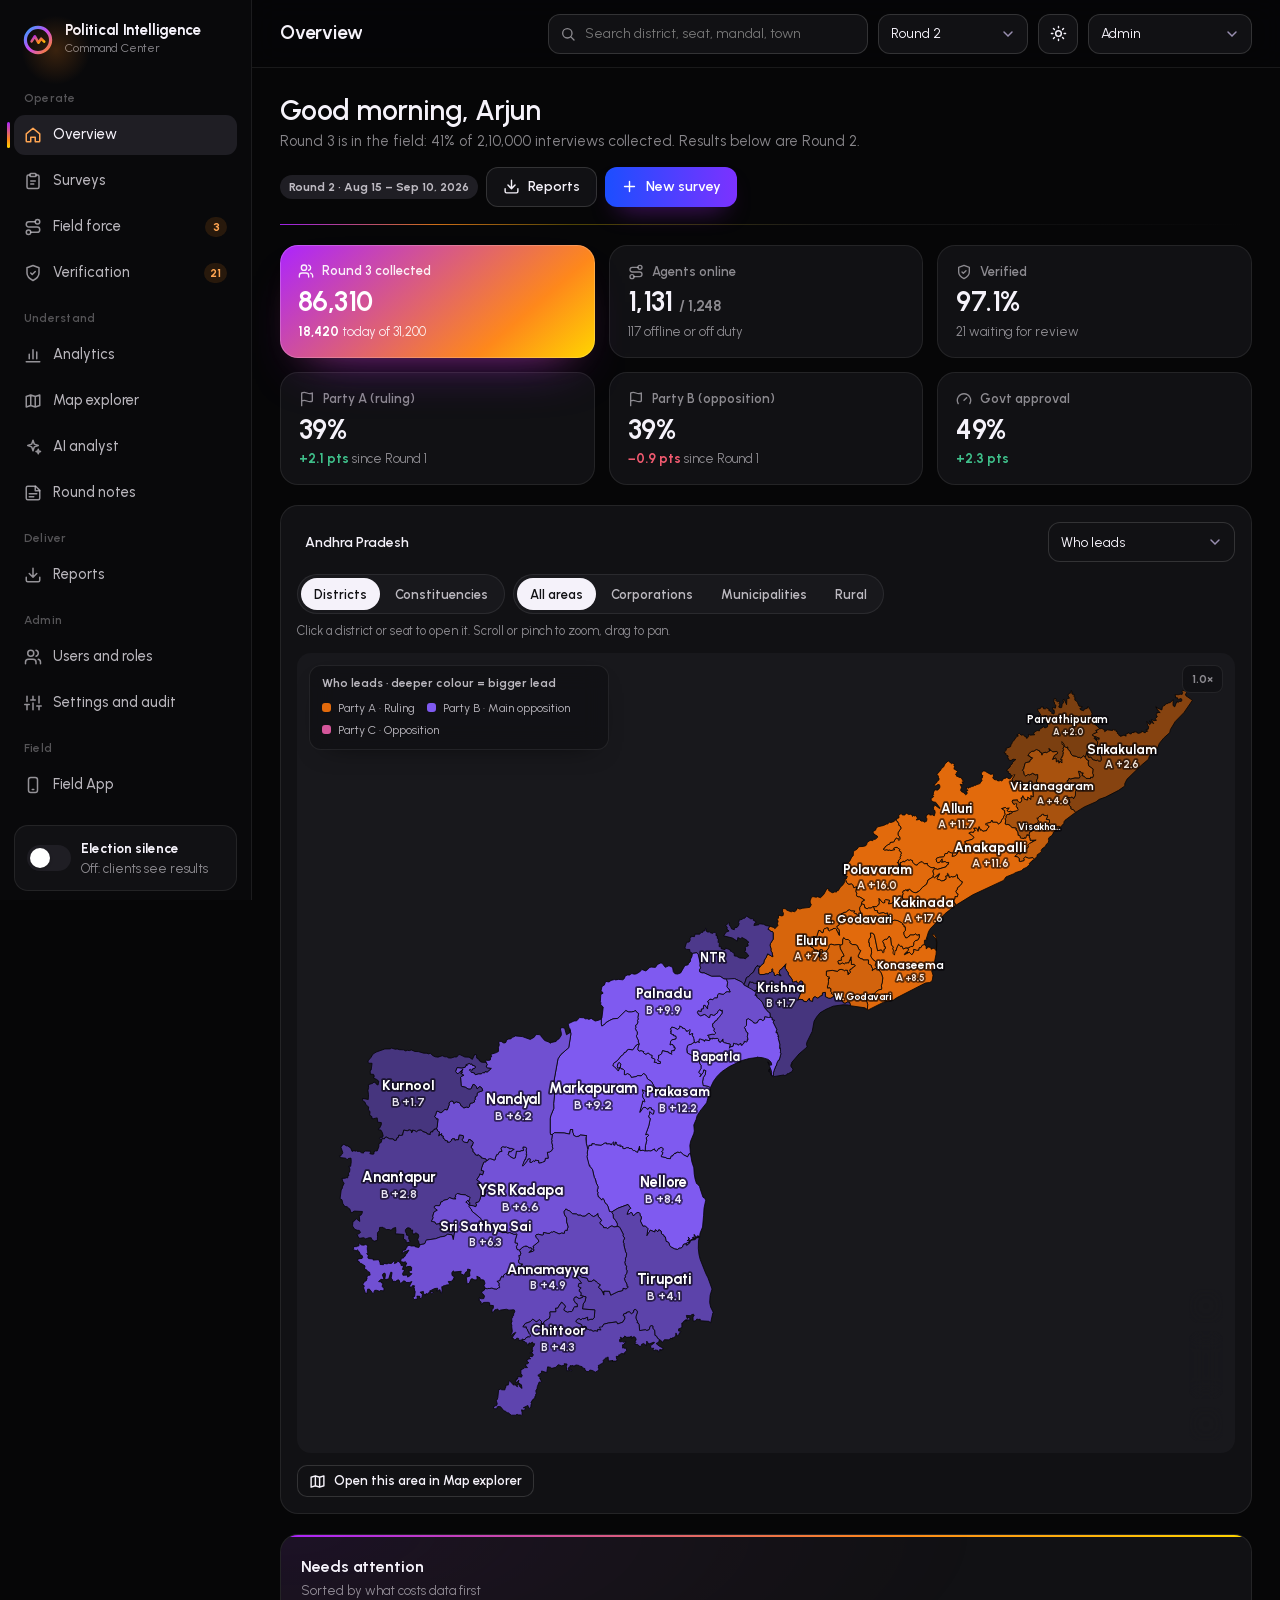
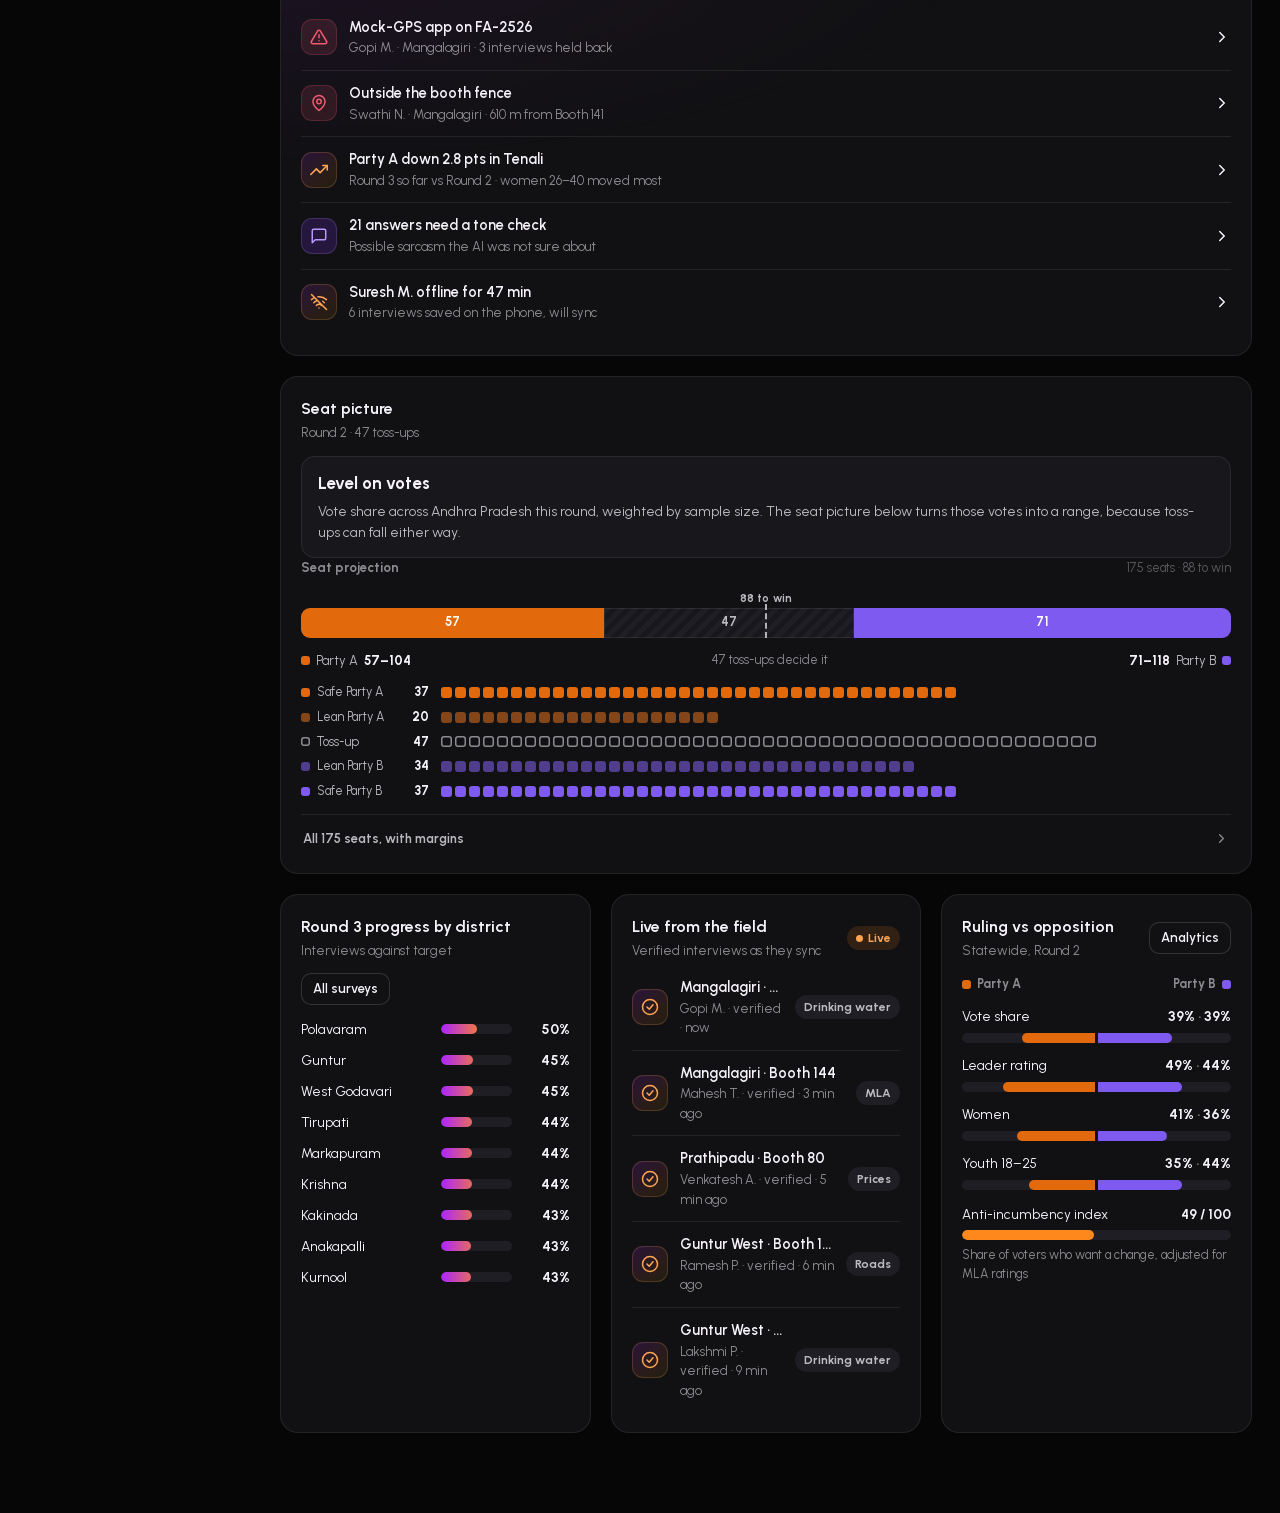
<file: app.html>
<!doctype html>
<html lang="en" data-theme="dark">
<head>
<meta charset="utf-8">
<meta name="viewport" content="width=device-width, initial-scale=1">
<title>Command Center · Political Intelligence Platform</title>
<meta name="description" content="Live demo of the Command Center: surveys, field force tracking, verification with sarcasm detection, ruling vs opposition analytics, a drill-down map to mandals and urban bodies, round notes and downloadable reports.">
<meta name="theme-color" content="#060607">
<!--seo-->
<link rel="canonical" href="https://pi.onestop-solutions.in/app">
<meta name="robots" content="index, follow, max-image-preview:large">
<meta name="author" content="One Stop Solutions">
<meta name="format-detection" content="telephone=no">
<link rel="icon" href="favicon.ico" sizes="48x48">
<link rel="icon" href="favicon.svg" type="image/svg+xml">
<link rel="apple-touch-icon" href="icons/apple-touch-icon.png">
<link rel="manifest" href="site.webmanifest">
<meta name="apple-mobile-web-app-title" content="Political Intel">
<meta property="og:type" content="website">
<meta property="og:site_name" content="Political Intelligence Platform">
<meta property="og:locale" content="en_IN">
<meta property="og:url" content="https://pi.onestop-solutions.in/app">
<meta property="og:title" content="Command Center · Political Intelligence Platform">
<meta property="og:description" content="Live demo of the Command Center: surveys, field force tracking, verification with sarcasm detection, ruling vs opposition analytics, a drill-down map to mandals and urban bodies, round notes and downloadable reports.">
<meta property="og:image" content="https://pi.onestop-solutions.in/share.jpg">
<meta property="og:image:secure_url" content="https://pi.onestop-solutions.in/share.jpg">
<meta property="og:image:type" content="image/jpeg">
<meta property="og:image:width" content="1200">
<meta property="og:image:height" content="630">
<meta property="og:image:alt" content="Political Intelligence Platform: political intelligence and AI sentiment analysis. 175 seats, 28 districts, every interview verified, our own Telugu speech engine, AI analyst.">
<meta name="twitter:card" content="summary_large_image">
<meta name="twitter:title" content="Command Center · Political Intelligence Platform">
<meta name="twitter:description" content="Live demo of the Command Center: surveys, field force tracking, verification with sarcasm detection, ruling vs opposition analytics, a drill-down map to mandals and urban bodies, round notes and downloadable reports.">
<meta name="twitter:image" content="https://pi.onestop-solutions.in/share.jpg">
<meta name="twitter:image:alt" content="Political Intelligence Platform: political intelligence and AI sentiment analysis. 175 seats, 28 districts, every interview verified, our own Telugu speech engine, AI analyst.">
<!--/seo-->

<!--fonts-->
<link rel="preload" href="fonts/urbanist-latin.woff2" as="font" type="font/woff2" crossorigin>
<style>@font-face{font-family:'Urbanist';font-style:normal;font-weight:400 800;font-display:swap;src:url(fonts/urbanist-latin-ext.woff2) format('woff2');unicode-range:U+0100-02BA, U+02BD-02C5, U+02C7-02CC, U+02CE-02D7, U+02DD-02FF, U+0304, U+0308, U+0329, U+1D00-1DBF, U+1E00-1E9F, U+1EF2-1EFF, U+2020, U+20A0-20AB, U+20AD-20C4, U+2113, U+2C60-2C7F, U+A720-A7FF}@font-face{font-family:'Urbanist';font-style:normal;font-weight:400 800;font-display:swap;src:url(fonts/urbanist-latin.woff2) format('woff2');unicode-range:U+0000-00FF, U+0131, U+0152-0153, U+02BB-02BC, U+02C6, U+02DA, U+02DC, U+0304, U+0308, U+0329, U+2000-206F, U+20AC, U+2122, U+2191, U+2193, U+2212, U+2215, U+FEFF, U+FFFD}</style>
<link rel="preconnect" href="https://fonts.googleapis.com">
<link rel="preconnect" href="https://fonts.gstatic.com" crossorigin>
<link href="https://fonts.googleapis.com/css2?family=Noto+Sans+Telugu:wght@400;500;600&display=swap" rel="stylesheet" media="print" onload="this.media='all'">
<noscript><link href="https://fonts.googleapis.com/css2?family=Noto+Sans+Telugu:wght@400;500;600&display=swap" rel="stylesheet"></noscript>
<!--/fonts-->
<link rel="stylesheet" href="appkit/app.css">
<script>try { document.documentElement.dataset.theme = localStorage.getItem('pi-theme') || 'dark'; } catch (e) {}</script>
</head>
<body>
<a class="skip" href="#page">Skip to content</a>
<div id="app"></div>
<script src="data.js" defer></script>
<script src="core.js" defer></script>
<script src="appkit/icons.js" defer></script>
<script src="appkit/model.js" defer></script>
<script src="appkit/ui.js" defer></script>
<script src="appkit/map.js" defer></script>
<script src="appkit/export.js" defer></script>
<script src="appkit/app.js" defer></script>
<script src="appkit/ops.js" defer></script>
<script src="appkit/insight.js" defer></script>
<script src="appkit/fieldapp.js" defer></script>
</body>
</html>
</file>
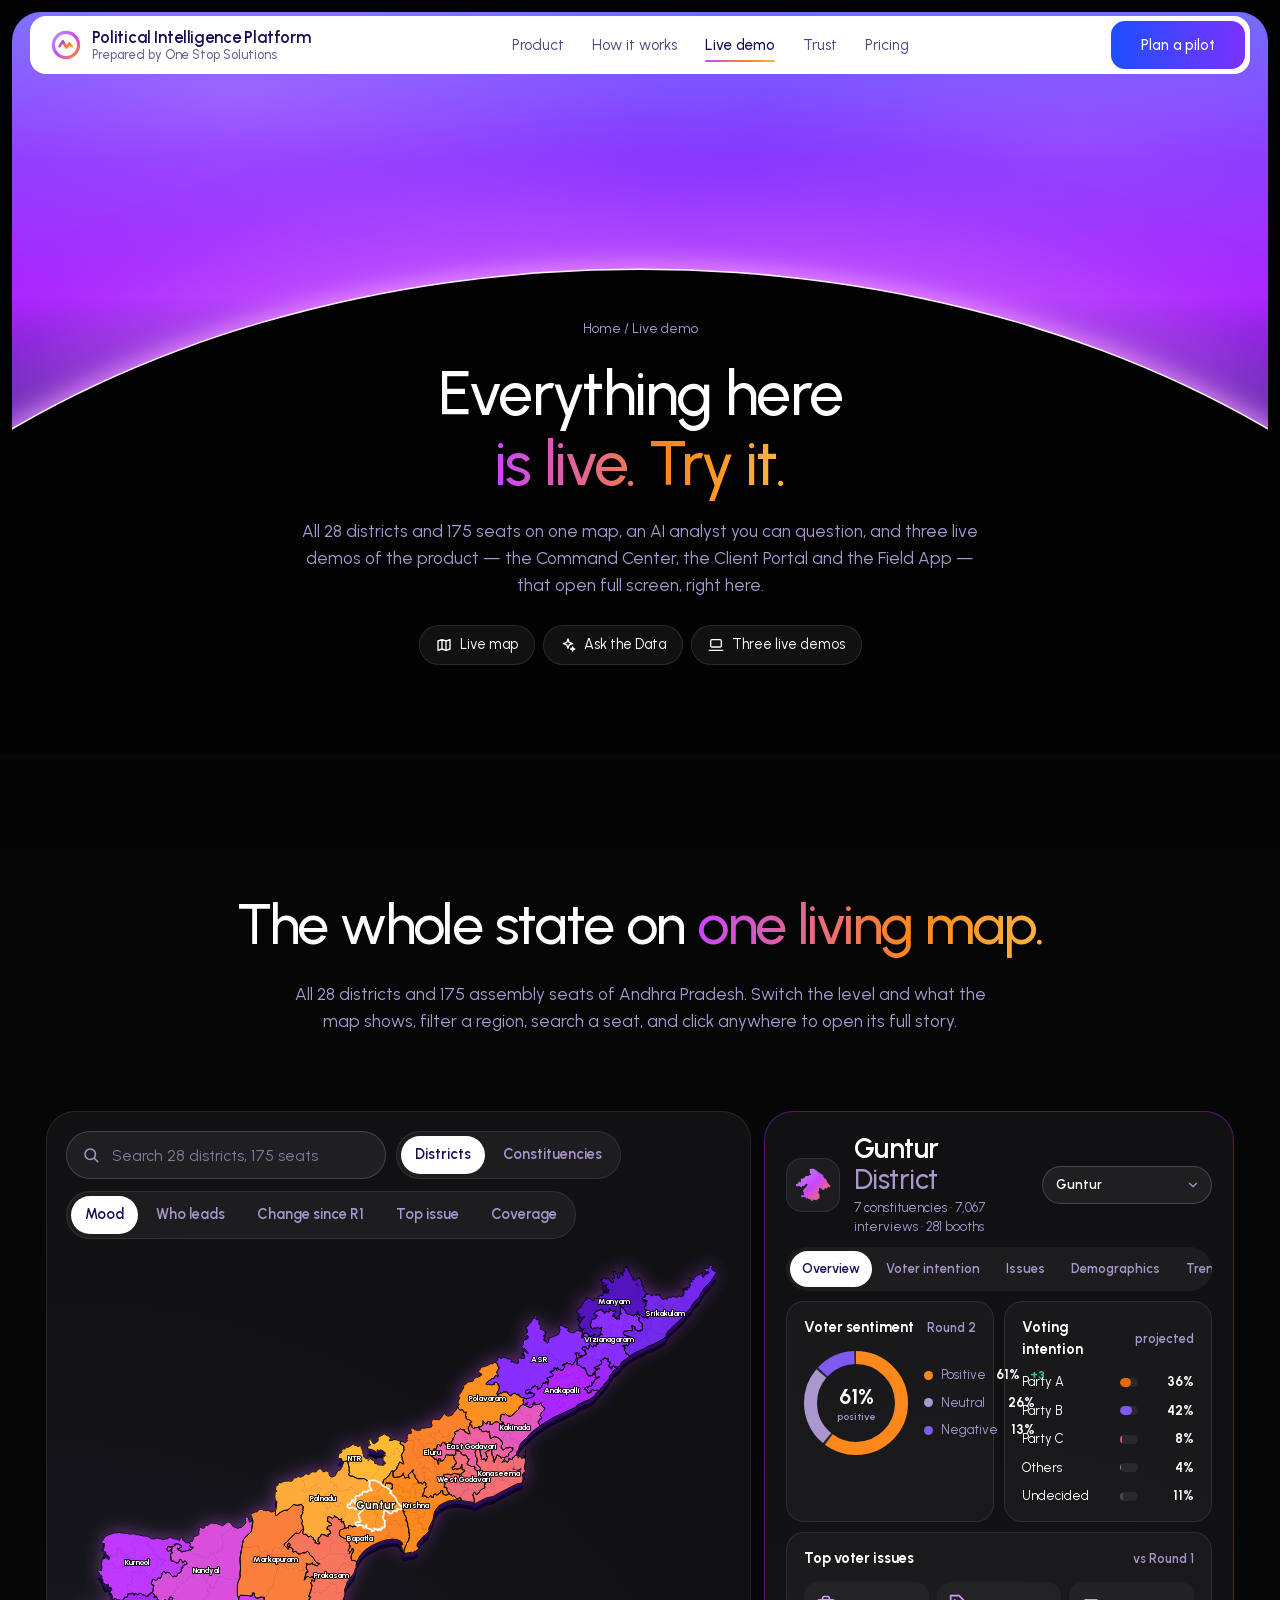
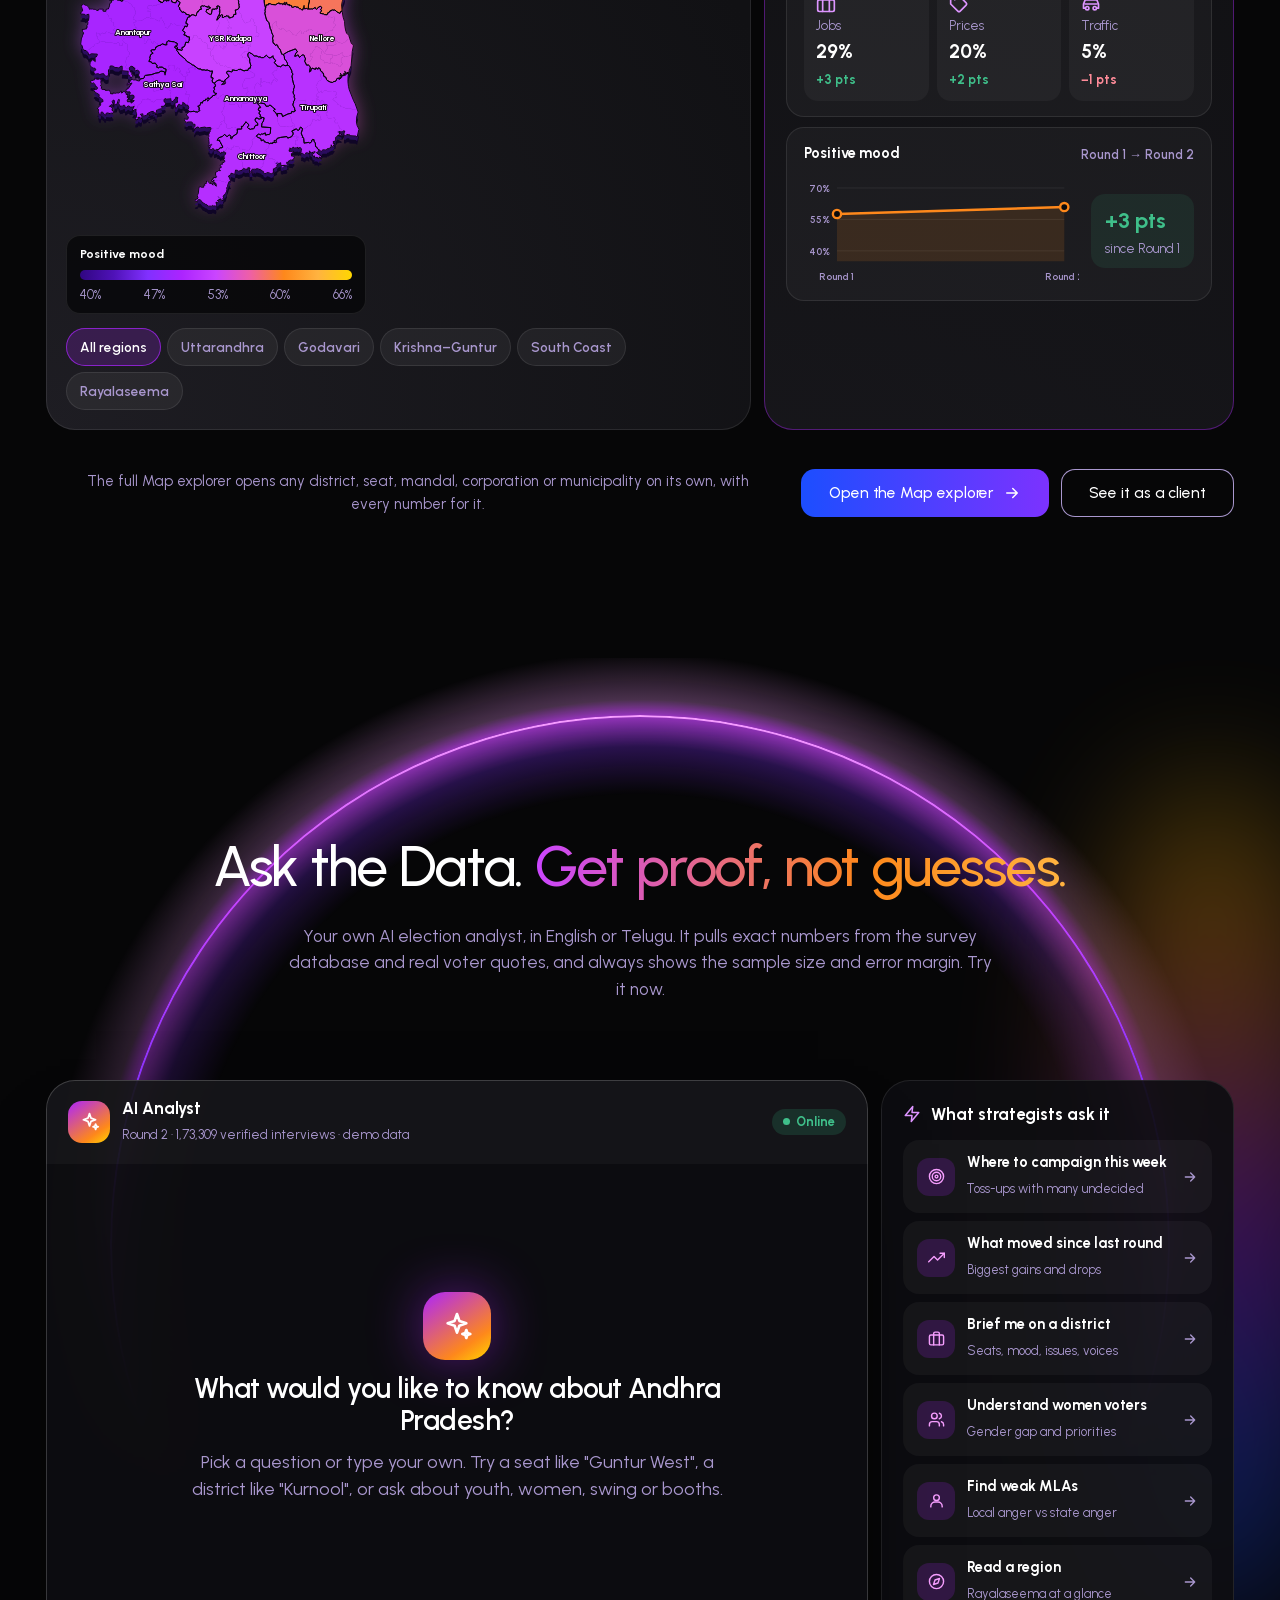
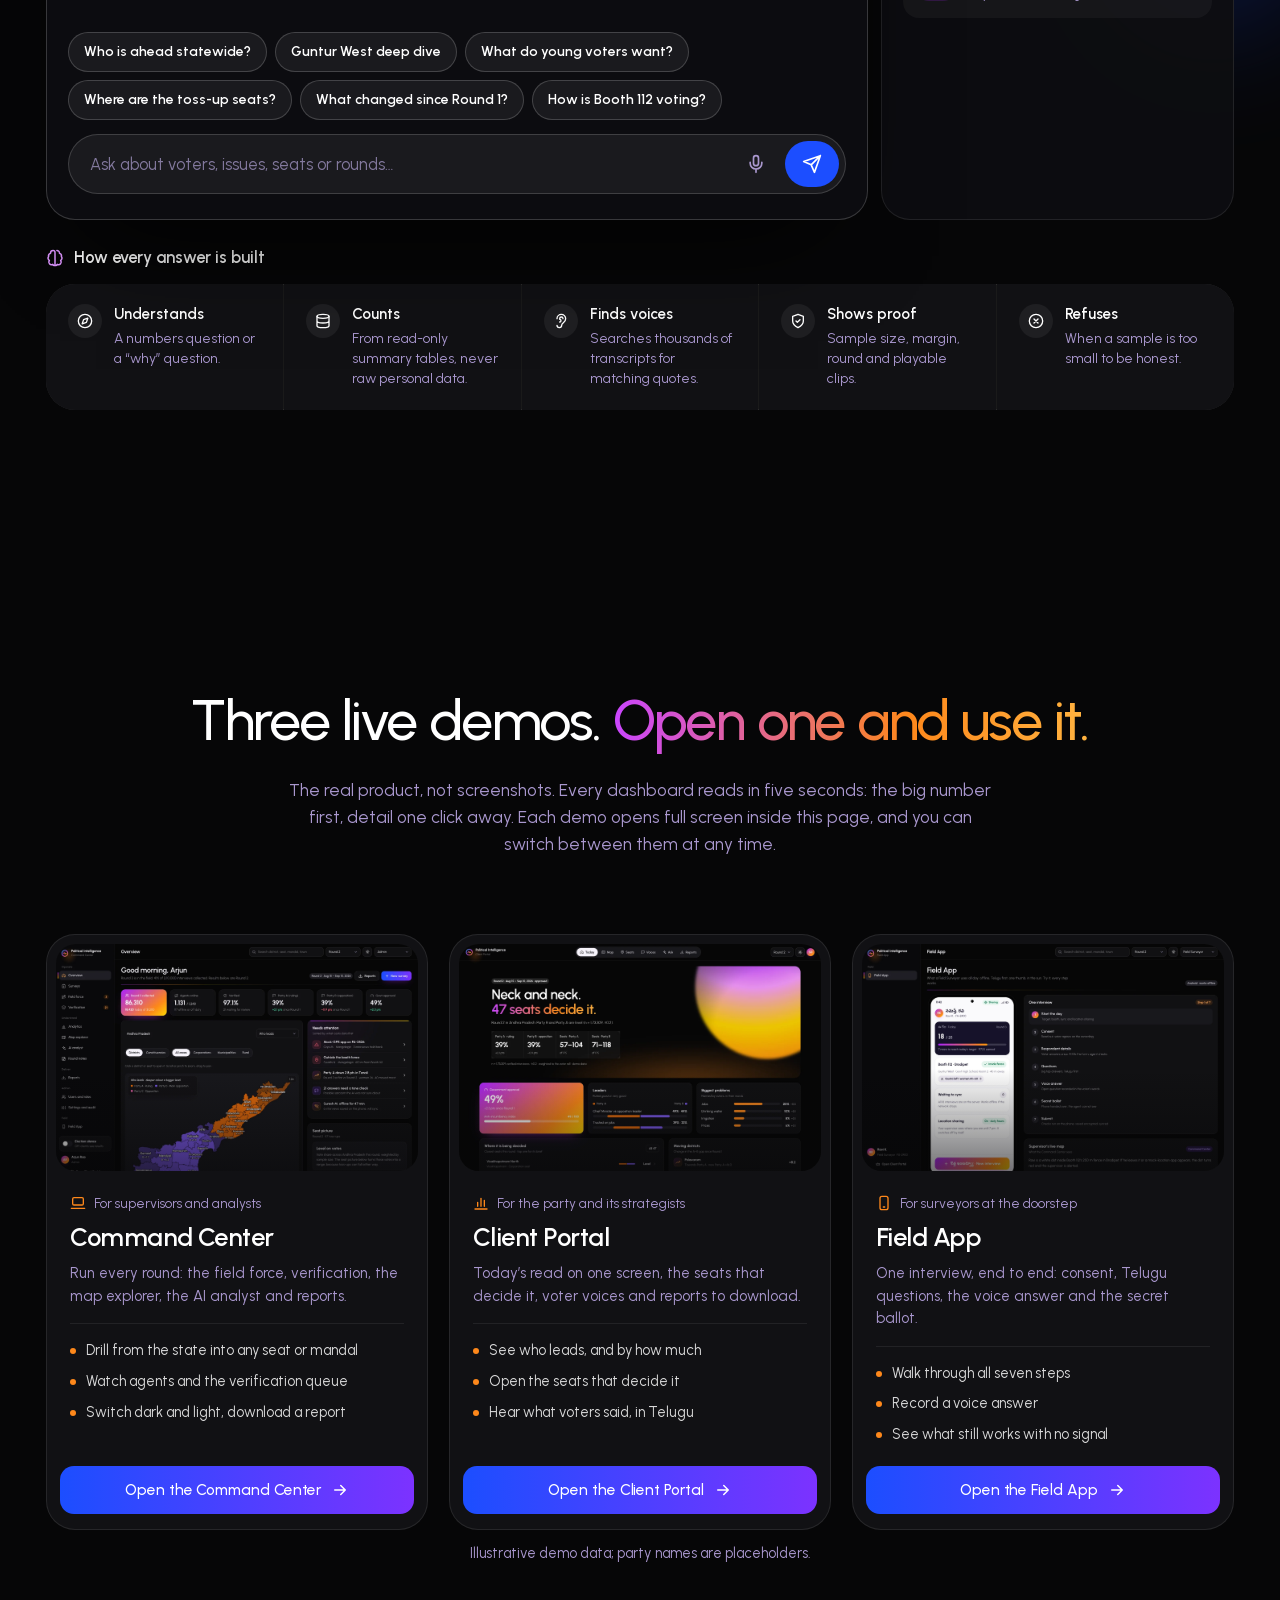
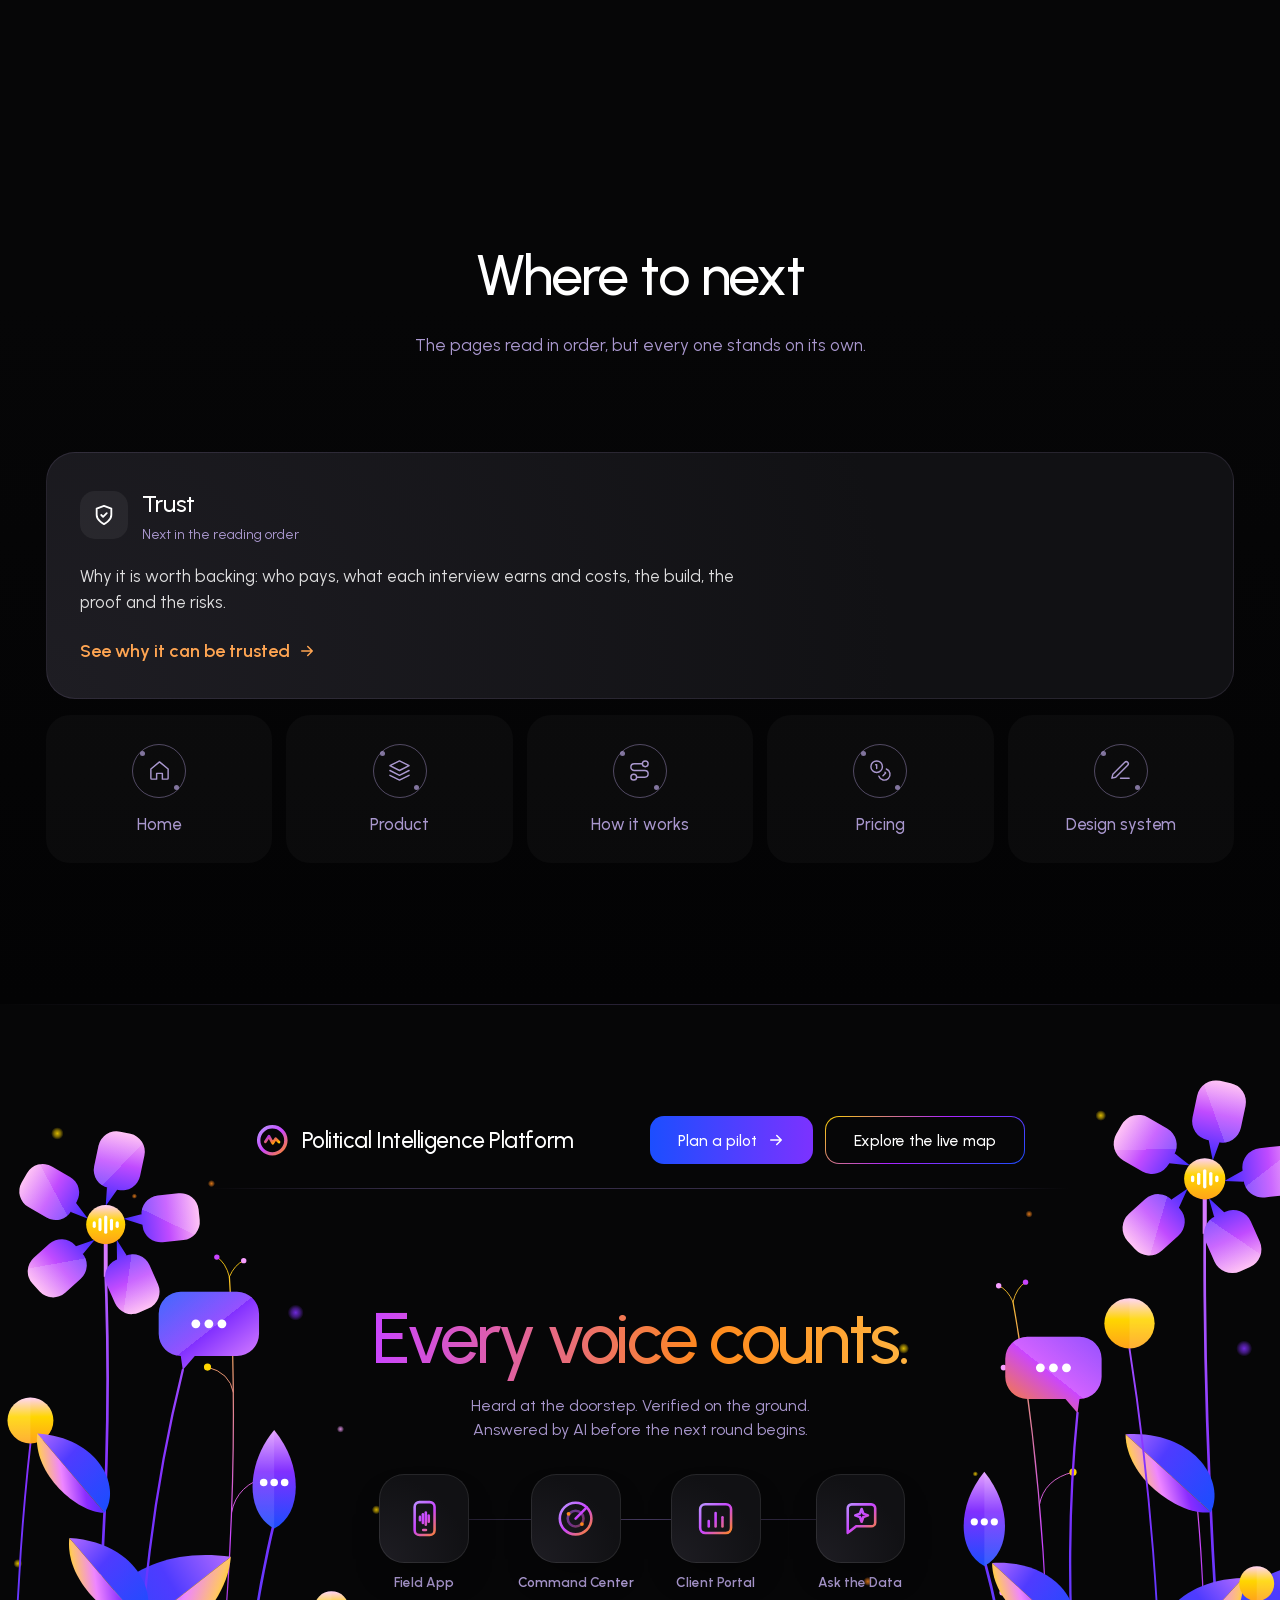
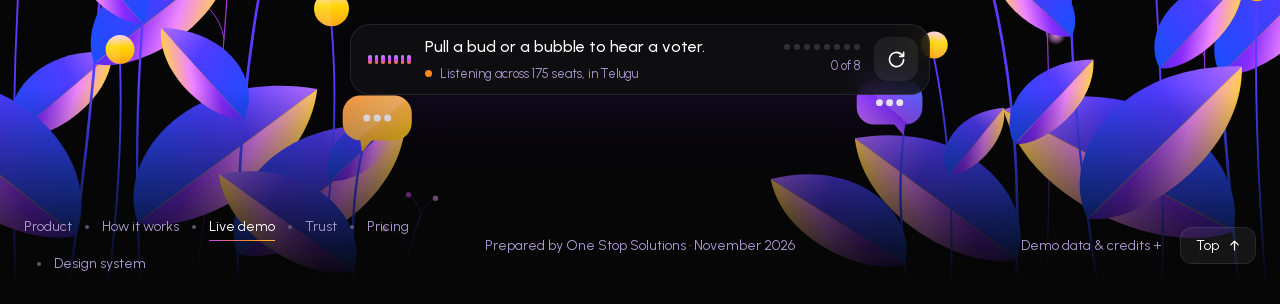
<file: demo.html>
<!doctype html>
<html lang="en">
<head>
<meta charset="utf-8">
<meta name="viewport" content="width=device-width, initial-scale=1">
<title>Live demo · Political Intelligence Platform</title>
<meta name="description" content="Try the platform: a living map of all 28 districts and 175 assembly seats of Andhra Pradesh, dashboards that read in five seconds, an AI analyst that answers with proof, and the Command Center and Client Portal running live.">
<meta name="theme-color" content="#030304">
<!--seo-->
<link rel="canonical" href="https://pi.onestop-solutions.in/demo">
<meta name="robots" content="index, follow, max-image-preview:large">
<meta name="author" content="One Stop Solutions">
<meta name="format-detection" content="telephone=no">
<link rel="icon" href="favicon.ico" sizes="48x48">
<link rel="icon" href="favicon.svg" type="image/svg+xml">
<link rel="apple-touch-icon" href="icons/apple-touch-icon.png">
<link rel="manifest" href="site.webmanifest">
<meta name="apple-mobile-web-app-title" content="Political Intel">
<meta property="og:type" content="website">
<meta property="og:site_name" content="Political Intelligence Platform">
<meta property="og:locale" content="en_IN">
<meta property="og:url" content="https://pi.onestop-solutions.in/demo">
<meta property="og:title" content="Live demo · Political Intelligence Platform">
<meta property="og:description" content="Try the platform: a living map of all 28 districts and 175 assembly seats of Andhra Pradesh, dashboards that read in five seconds, an AI analyst that answers with proof, and the Command Center and Client Portal running live.">
<meta property="og:image" content="https://pi.onestop-solutions.in/share.jpg">
<meta property="og:image:secure_url" content="https://pi.onestop-solutions.in/share.jpg">
<meta property="og:image:type" content="image/jpeg">
<meta property="og:image:width" content="1200">
<meta property="og:image:height" content="630">
<meta property="og:image:alt" content="Political Intelligence Platform: political intelligence and AI sentiment analysis. 175 seats, 28 districts, every interview verified, our own Telugu speech engine, AI analyst.">
<meta name="twitter:card" content="summary_large_image">
<meta name="twitter:title" content="Live demo · Political Intelligence Platform">
<meta name="twitter:description" content="Try the platform: a living map of all 28 districts and 175 assembly seats of Andhra Pradesh, dashboards that read in five seconds, an AI analyst that answers with proof, and the Command Center and Client Portal running live.">
<meta name="twitter:image" content="https://pi.onestop-solutions.in/share.jpg">
<meta name="twitter:image:alt" content="Political Intelligence Platform: political intelligence and AI sentiment analysis. 175 seats, 28 districts, every interview verified, our own Telugu speech engine, AI analyst.">
<!--/seo-->

<!--fonts-->
<link rel="preload" href="fonts/urbanist-latin.woff2" as="font" type="font/woff2" crossorigin>
<style>@font-face{font-family:'Urbanist';font-style:normal;font-weight:400 800;font-display:swap;src:url(fonts/urbanist-latin-ext.woff2) format('woff2');unicode-range:U+0100-02BA, U+02BD-02C5, U+02C7-02CC, U+02CE-02D7, U+02DD-02FF, U+0304, U+0308, U+0329, U+1D00-1DBF, U+1E00-1E9F, U+1EF2-1EFF, U+2020, U+20A0-20AB, U+20AD-20C4, U+2113, U+2C60-2C7F, U+A720-A7FF}@font-face{font-family:'Urbanist';font-style:normal;font-weight:400 800;font-display:swap;src:url(fonts/urbanist-latin.woff2) format('woff2');unicode-range:U+0000-00FF, U+0131, U+0152-0153, U+02BB-02BC, U+02C6, U+02DA, U+02DC, U+0304, U+0308, U+0329, U+2000-206F, U+20AC, U+2122, U+2191, U+2193, U+2212, U+2215, U+FEFF, U+FFFD}</style>
<link rel="preconnect" href="https://fonts.googleapis.com">
<link rel="preconnect" href="https://fonts.gstatic.com" crossorigin>
<link href="https://fonts.googleapis.com/css2?family=Noto+Sans+Telugu:wght@400;500;600&display=swap" rel="stylesheet" media="print" onload="this.media='all'">
<noscript><link href="https://fonts.googleapis.com/css2?family=Noto+Sans+Telugu:wght@400;500;600&display=swap" rel="stylesheet"></noscript>
<!--/fonts-->
<link rel="stylesheet" href="styles.css">
<link rel="stylesheet" href="refresh.css">
<link rel="stylesheet" href="pages.css">
<link rel="stylesheet" href="motion.css">
<link rel="stylesheet" href="footer.css">
<link rel="stylesheet" href="demo.css">
<script>document.documentElement.classList.add('js');(function(d){var h=d.documentElement,go=function(){h.classList.add('fonts-in')};setTimeout(go,300);if(d.fonts&&d.fonts.load)d.fonts.load('500 1em Urbanist').then(go,go)})(document)</script>

<!--pl-css-->
<style>
.ldr{display:none}
.ldr-on .ldr{position:fixed;inset:0;z-index:2147483000;display:grid;place-items:center;background:#060607;color:#fff;font-family:Urbanist,Arial,sans-serif;transition:opacity .55s cubic-bezier(.22,1,.36,1),visibility 0s linear .55s}
.ldr-on{overflow:hidden}
.ldr::before{content:"";position:absolute;left:50%;top:50%;width:520px;height:520px;margin:-260px 0 0 -260px;border-radius:50%;background:radial-gradient(closest-side,rgba(129,48,255,.30),rgba(172,36,255,.10) 55%,transparent);filter:blur(20px);animation:ldr-breathe 2.4s ease-in-out infinite alternate}
.ldr-in{position:relative;display:flex;flex-direction:column;align-items:center;gap:18px;transition:transform .55s cubic-bezier(.22,1,.36,1)}
.ldr svg{width:64px;height:64px;overflow:visible}
.ldr .ldr-c{stroke-dasharray:80;stroke-dashoffset:80;animation:ldr-draw .9s cubic-bezier(.65,0,.35,1) .05s forwards}
.ldr .ldr-p{stroke-dasharray:24;stroke-dashoffset:24;animation:ldr-draw .6s cubic-bezier(.65,0,.35,1) .55s forwards}
.ldr-w{font-size:17px;font-weight:600;letter-spacing:.02em;text-align:center;opacity:0;transform:translateY(8px);animation:ldr-up .6s cubic-bezier(.22,1,.36,1) .35s forwards}
.ldr-w small{display:block;margin-top:4px;font-size:13px;font-weight:500;letter-spacing:.08em;text-transform:uppercase;color:rgba(255,255,255,.56)}
.ldr-t{width:168px;height:2px;border-radius:2px;background:rgba(255,255,255,.10);overflow:hidden;opacity:0;animation:ldr-up .4s ease .5s forwards}
.ldr-b{display:block;height:100%;transform-origin:0 50%;transform:scaleX(.04);background:linear-gradient(90deg,#2ba7ff,#ca45ff 50%,#fe881b);animation:ldr-load 2.2s cubic-bezier(.1,.7,.2,1) .5s forwards}
.ldr.done .ldr-b{animation:none;transform:scaleX(1);transition:transform .3s ease-out}
.ldr.out{opacity:0;visibility:hidden}
.ldr.out .ldr-in{transform:scale(.97)}
.ldr-on .hero .h-ln,.ldr-on .hero .lead,.ldr-on .hero .hero-cta,.ldr-on .hz,.ldr-on .hero-stage,.ldr-on .ph-in>*{animation-play-state:paused!important}
@keyframes ldr-draw{to{stroke-dashoffset:0}}
@keyframes ldr-up{to{opacity:1;transform:none}}
@keyframes ldr-load{to{transform:scaleX(.86)}}
@keyframes ldr-breathe{from{opacity:.7;transform:scale(.94)}to{opacity:1;transform:scale(1.04)}}
@media (prefers-reduced-motion:reduce){.ldr *,.ldr::before{animation:none!important}.ldr .ldr-c,.ldr .ldr-p{stroke-dashoffset:0}.ldr-w,.ldr-t{opacity:1;transform:none}.ldr-b{transform:scaleX(.5)}}
</style>
<script>(function(h){try{if(sessionStorage.getItem('pi-ldr'))return}catch(e){}h.classList.add('ldr-on')})(document.documentElement)</script>
<!--/pl-css-->
</head>
<body>
<!--pl-->
<div class="ldr" id="ldr" role="status" aria-live="polite" aria-label="Loading Political Intelligence Platform"><div class="ldr-in">
<svg viewBox="0 0 32 32" aria-hidden="true"><defs><linearGradient id="ldrB" x1="0" y1="0" x2="1" y2="1"><stop offset="0" stop-color="#b997ff"/><stop offset=".5" stop-color="#ca45ff"/><stop offset="1" stop-color="#fe881b"/></linearGradient><linearGradient id="ldrW" x1="0" y1="0" x2="1" y2="1"><stop offset="0" stop-color="#ac24ff"/><stop offset=".73" stop-color="#fe881b"/><stop offset="1" stop-color="#ffd600"/></linearGradient></defs><circle class="ldr-c" cx="16" cy="16" r="12.6" fill="none" stroke="url(#ldrB)" stroke-width="3.2" transform="rotate(-90 16 16)"/><path class="ldr-p" d="M9.6 17.4l3.3-5.1 3.5 6.4 2.7-4.1 3.1 3" fill="none" stroke="url(#ldrW)" stroke-width="2.6" stroke-linecap="round" stroke-linejoin="round"/></svg>
<div class="ldr-w">Political Intelligence Platform<small>One Stop Solutions</small></div>
<div class="ldr-t"><i class="ldr-b"></i></div>
</div></div>
<script>(function(){var d=document,h=d.documentElement,el=d.getElementById('ldr');if(!el)return;if(!h.classList.contains('ldr-on')){el.remove();return}
var t0=performance.now(),rm=matchMedia('(prefers-reduced-motion: reduce)').matches,MIN=rm?250:1150,MAX=2600,gone=false;
function finish(){if(gone)return;gone=true;try{sessionStorage.setItem('pi-ldr','1')}catch(e){}
var wait=Math.max(0,MIN-(performance.now()-t0));setTimeout(function(){el.classList.add('done');setTimeout(function(){el.classList.add('out');h.classList.remove('ldr-on');setTimeout(function(){el.remove()},650)},rm?0:260)},wait)}
function ready(){var f=d.fonts&&d.fonts.ready?d.fonts.ready:Promise.resolve();f.then(finish,finish)}
if(d.readyState!=='loading')ready();else d.addEventListener('DOMContentLoaded',ready,{once:true});addEventListener('load',finish,{once:true});setTimeout(finish,MAX)})()</script>
<!--/pl-->

<a class="skip" href="#main">Skip to content</a>

<!-- ICONS -->
<svg width="0" height="0" style="position:absolute" aria-hidden="true" focusable="false">
  <defs>
    <linearGradient id="gBrand" x1="0" y1="0" x2="1" y2="1"><stop offset="0" stop-color="#b997ff"/><stop offset=".5" stop-color="#ca45ff"/><stop offset="1" stop-color="#fe881b"/></linearGradient>
    <linearGradient id="gWarm" x1="0" y1="0" x2="1" y2="1"><stop offset="0" stop-color="#ac24ff"/><stop offset=".73" stop-color="#fe881b"/><stop offset="1" stop-color="#ffd600"/></linearGradient>
    <linearGradient id="gIcon" gradientUnits="userSpaceOnUse" x1="3" y1="3" x2="21" y2="21"><stop offset="0" stop-color="#b997ff"/><stop offset=".5" stop-color="#ca45ff"/><stop offset="1" stop-color="#fe881b"/></linearGradient>
    <linearGradient id="gRing" x1="0" y1="0" x2="1" y2="1"><stop offset="0" stop-color="#1b4dfe"/><stop offset=".45" stop-color="#ac24ff"/><stop offset=".75" stop-color="#fe881b"/><stop offset="1" stop-color="#ffd600"/></linearGradient>
  </defs>
  <symbol id="ring" viewBox="0 0 48 48"><circle cx="24" cy="24" r="20" fill="none" stroke="url(#gRing)" stroke-width="3.4"/></symbol>
  <symbol id="logo" viewBox="0 0 32 32"><circle cx="16" cy="16" r="12.6" fill="none" stroke="url(#gBrand)" stroke-width="3.2"/><path d="M9.6 17.4l3.3-5.1 3.5 6.4 2.7-4.1 3.1 3" fill="none" stroke="url(#gWarm)" stroke-width="2.6" stroke-linecap="round" stroke-linejoin="round"/></symbol>
  <g fill="none" stroke="currentColor" stroke-width="2" stroke-linecap="round" stroke-linejoin="round">
    <symbol id="i-users" viewBox="0 0 24 24"><path d="M16 21v-2a4 4 0 0 0-4-4H6a4 4 0 0 0-4 4v2"/><circle cx="9" cy="7" r="4"/><path d="M22 21v-2a4 4 0 0 0-3-3.87M16 3.13a4 4 0 0 1 0 7.75"/></symbol>
    <symbol id="i-user" viewBox="0 0 24 24"><circle cx="12" cy="8" r="4"/><path d="M4 21v-1a6 6 0 0 1 6-6h4a6 6 0 0 1 6 6v1"/></symbol>
    <symbol id="i-pin" viewBox="0 0 24 24"><path d="M20 10c0 6-8 12-8 12S4 16 4 10a8 8 0 0 1 16 0z"/><circle cx="12" cy="10" r="3"/></symbol>
    <symbol id="i-layers" viewBox="0 0 24 24"><path d="M12 2 2 7l10 5 10-5-10-5z"/><path d="m2 17 10 5 10-5M2 12l10 5 10-5"/></symbol>
    <symbol id="i-mic" viewBox="0 0 24 24"><rect x="9" y="2" width="6" height="12" rx="3"/><path d="M19 10v1a7 7 0 0 1-14 0v-1M12 18v4"/></symbol>
    <symbol id="i-shield" viewBox="0 0 24 24"><path d="M12 22s8-4 8-10V5l-8-3-8 3v7c0 6 8 10 8 10z"/><path d="m9 12 2 2 4-4"/></symbol>
    <symbol id="i-bars" viewBox="0 0 24 24"><path d="M3 21h18M7 17v-6M12 17V5M17 17v-9"/></symbol>
    <symbol id="i-spark" viewBox="0 0 24 24"><path d="M12 3l1.8 5.2L19 10l-5.2 1.8L12 17l-1.8-5.2L5 10l5.2-1.8z"/><path d="M19 15l.8 2.2L22 18l-2.2.8L19 21l-.8-2.2L16 18l2.2-.8z"/></symbol>
    <symbol id="i-search" viewBox="0 0 24 24"><circle cx="11" cy="11" r="7"/><path d="m21 21-4.3-4.3"/></symbol>
    <symbol id="i-bell" viewBox="0 0 24 24"><path d="M6 8a6 6 0 0 1 12 0c0 7 3 9 3 9H3s3-2 3-9M10.3 21a1.9 1.9 0 0 0 3.4 0"/></symbol>
    <symbol id="i-cal" viewBox="0 0 24 24"><rect x="3" y="4" width="18" height="18" rx="3"/><path d="M16 2v4M8 2v4M3 10h18"/></symbol>
    <symbol id="i-swap" viewBox="0 0 24 24"><path d="M7 4 3 8l4 4M3 8h14M17 20l4-4-4-4M21 16H7"/></symbol>
    <symbol id="i-download" viewBox="0 0 24 24"><path d="M21 15v4a2 2 0 0 1-2 2H5a2 2 0 0 1-2-2v-4M7 10l5 5 5-5M12 15V3"/></symbol>
    <symbol id="i-plus" viewBox="0 0 24 24"><path d="M12 5v14M5 12h14"/></symbol>
    <symbol id="i-check" viewBox="0 0 24 24"><path d="M20 6 9 17l-5-5"/></symbol>
    <symbol id="i-checkc" viewBox="0 0 24 24"><circle cx="12" cy="12" r="10"/><path d="m8 12 3 3 5-6"/></symbol>
    <symbol id="i-x" viewBox="0 0 24 24"><path d="M18 6 6 18M6 6l12 12"/></symbol>
    <symbol id="i-xc" viewBox="0 0 24 24"><circle cx="12" cy="12" r="10"/><path d="m15 9-6 6M9 9l6 6"/></symbol>
    <symbol id="i-minus" viewBox="0 0 24 24"><path d="M5 12h14"/></symbol>
    <symbol id="i-phone" viewBox="0 0 24 24"><rect x="6" y="2" width="12" height="20" rx="3"/><path d="M11 18h2"/></symbol>
    <symbol id="i-cloud" viewBox="0 0 24 24"><path d="M17.5 19H7a5 5 0 1 1 1-9.9A6 6 0 0 1 19.5 11 4 4 0 0 1 17.5 19z"/></symbol>
    <symbol id="i-wave" viewBox="0 0 24 24"><path d="M2 12h2M6 8v8M10 4v16M14 7v10M18 10v4M22 12h-2"/></symbol>
    <symbol id="i-brain" viewBox="0 0 24 24"><path d="M9.5 2A3.5 3.5 0 0 0 6 5.5v.3A3.5 3.5 0 0 0 3.5 10a3.5 3.5 0 0 0 1 5.3A3.5 3.5 0 0 0 9 20.5 2.5 2.5 0 0 0 12 22V4.5A2.5 2.5 0 0 0 9.5 2zM14.5 2A3.5 3.5 0 0 1 18 5.5v.3a3.5 3.5 0 0 1 2.5 4.2 3.5 3.5 0 0 1-1 5.3 3.5 3.5 0 0 1-4.5 5.2A2.5 2.5 0 0 1 12 22"/></symbol>
    <symbol id="i-chat" viewBox="0 0 24 24"><path d="M21 15a2 2 0 0 1-2 2H7l-4 4V5a2 2 0 0 1 2-2h14a2 2 0 0 1 2 2z"/></symbol>
    <symbol id="i-target" viewBox="0 0 24 24"><circle cx="12" cy="12" r="10"/><circle cx="12" cy="12" r="6"/><circle cx="12" cy="12" r="2"/></symbol>
    <symbol id="i-crown" viewBox="0 0 24 24"><path d="m2 7 5 5 5-8 5 8 5-5-2 12H4z"/></symbol>
    <symbol id="i-clip" viewBox="0 0 24 24"><rect x="8" y="2" width="8" height="4" rx="1"/><path d="M16 4h2a2 2 0 0 1 2 2v14a2 2 0 0 1-2 2H6a2 2 0 0 1-2-2V6a2 2 0 0 1 2-2h2M9 12h6M9 16h4"/></symbol>
    <symbol id="i-eye" viewBox="0 0 24 24"><path d="M2 12s3.5-7 10-7 10 7 10 7-3.5 7-10 7S2 12 2 12z"/><circle cx="12" cy="12" r="3"/></symbol>
    <symbol id="i-alert" viewBox="0 0 24 24"><path d="M10.3 3.9 1.8 18a2 2 0 0 0 1.7 3h17a2 2 0 0 0 1.7-3L13.7 3.9a2 2 0 0 0-3.4 0zM12 9v4M12 17h.01"/></symbol>
    <symbol id="i-lock" viewBox="0 0 24 24"><rect x="3" y="11" width="18" height="11" rx="2"/><path d="M7 11V7a5 5 0 0 1 10 0v4"/></symbol>
    <symbol id="i-server" viewBox="0 0 24 24"><rect x="2" y="3" width="20" height="8" rx="2"/><rect x="2" y="13" width="20" height="8" rx="2"/><path d="M6 7h.01M6 17h.01"/></symbol>
    <symbol id="i-db" viewBox="0 0 24 24"><ellipse cx="12" cy="5" rx="9" ry="3"/><path d="M3 5v14c0 1.7 4 3 9 3s9-1.3 9-3V5M3 12c0 1.7 4 3 9 3s9-1.3 9-3"/></symbol>
    <symbol id="i-code" viewBox="0 0 24 24"><path d="m16 18 6-6-6-6M8 6l-6 6 6 6"/></symbol>
    <symbol id="i-pen" viewBox="0 0 24 24"><path d="M12 20h9M16.5 3.5a2.1 2.1 0 0 1 3 3L7 19l-4 1 1-4z"/></symbol>
    <symbol id="i-cpu" viewBox="0 0 24 24"><rect x="5" y="5" width="14" height="14" rx="2"/><rect x="9" y="9" width="6" height="6"/><path d="M9 1v4M15 1v4M9 19v4M15 19v4M1 9h4M1 15h4M19 9h4M19 15h4"/></symbol>
    <symbol id="i-rocket" viewBox="0 0 24 24"><path d="M4.5 16.5c-1.5 1.3-2 5-2 5s3.7-.5 5-2c.7-.8.7-2.1-.1-2.9a2.2 2.2 0 0 0-2.9-.1zM12 15l-3-3a22 22 0 0 1 2-3.9A12.9 12.9 0 0 1 22 2c0 2.7-.8 7.5-6 11a22.4 22.4 0 0 1-4 2zM9 12H4s.5-3 2-4c1.6-1.1 5 0 5 0M12 15v5s3-.5 4-2c1.1-1.6 0-5 0-5"/></symbol>
    <symbol id="i-refresh" viewBox="0 0 24 24"><path d="M21 12a9 9 0 1 1-3-6.7L21 8M21 3v5h-5"/></symbol>
    <symbol id="i-wifioff" viewBox="0 0 24 24"><path d="m2 2 20 20M8.5 16.5a5 5 0 0 1 7 0M2 8.8a15 15 0 0 1 4.2-2.7M10.7 5.1A15 15 0 0 1 22 8.8M5 12.9a10 10 0 0 1 5.2-2.8M16.9 11a10 10 0 0 1 2.1 1.9M12 20h.01"/></symbol>
    <symbol id="i-file" viewBox="0 0 24 24"><path d="M14 2H6a2 2 0 0 0-2 2v16a2 2 0 0 0 2 2h12a2 2 0 0 0 2-2V8z"/><path d="M14 2v6h6M8 13h8M8 17h5"/></symbol>
    <symbol id="i-play" viewBox="0 0 24 24"><path d="M7 4.5v15l12-7.5z" fill="currentColor"/></symbol>
    <symbol id="i-pause" viewBox="0 0 24 24"><path d="M7 4h3v16H7zM14 4h3v16h-3z" fill="currentColor"/></symbol>
    <symbol id="i-arrow" viewBox="0 0 24 24"><path d="M5 12h14M13 6l6 6-6 6"/></symbol>
    <symbol id="i-send" viewBox="0 0 24 24"><path d="M22 2 11 13M22 2l-7 20-4-9-9-4z"/></symbol>
    <symbol id="i-trend" viewBox="0 0 24 24"><path d="m23 6-9.5 9.5-5-5L1 18"/><path d="M17 6h6v6"/></symbol>
    <symbol id="i-coins" viewBox="0 0 24 24"><circle cx="8" cy="8" r="6"/><path d="M18.1 10.4A6 6 0 1 1 10.3 18M7 6h1v4M16.7 13.9l.7.7-2.8 2.8"/></symbol>
    <symbol id="i-scale" viewBox="0 0 24 24"><path d="M12 3v18M5 7h14M5 7l-3 7a3.5 3.5 0 0 0 6 0zM19 7l-3 7a3.5 3.5 0 0 0 6 0zM8 21h8"/></symbol>
    <symbol id="i-flag" viewBox="0 0 24 24"><path d="M4 15s1-1 4-1 5 2 8 2 4-1 4-1V3s-1 1-4 1-5-2-8-2-4 1-4 1zM4 22v-7"/></symbol>
    <symbol id="i-globe" viewBox="0 0 24 24"><circle cx="12" cy="12" r="10"/><path d="M2 12h20M12 2a15 15 0 0 1 0 20 15 15 0 0 1 0-20z"/></symbol>
    <symbol id="i-brief" viewBox="0 0 24 24"><rect x="2" y="7" width="20" height="14" rx="2"/><path d="M16 21V5a2 2 0 0 0-2-2h-4a2 2 0 0 0-2 2v16"/></symbol>
    <symbol id="i-drop" viewBox="0 0 24 24"><path d="M12 2.7s7 7.3 7 12.3a7 7 0 0 1-14 0c0-5 7-12.3 7-12.3z"/></symbol>
    <symbol id="i-road" viewBox="0 0 24 24"><path d="M4 21 9 3M20 21 15 3M12 5v2M12 11v2M12 17v2"/></symbol>
    <symbol id="i-grad" viewBox="0 0 24 24"><path d="M22 10 12 5 2 10l10 5 10-5zM6 12v5c3 2 9 2 12 0v-5"/></symbol>
    <symbol id="i-heart" viewBox="0 0 24 24"><path d="M20.8 4.6a5.5 5.5 0 0 0-7.8 0L12 5.7l-1-1.1a5.5 5.5 0 0 0-7.8 7.8L12 21l8.8-8.6a5.5 5.5 0 0 0 0-7.8z"/></symbol>
    <symbol id="i-gauge" viewBox="0 0 24 24"><path d="M12 14l4-4M3.3 19a10 10 0 1 1 17.4 0"/></symbol>
    <symbol id="i-finger" viewBox="0 0 24 24"><path d="M12 10a2 2 0 0 0-2 2c0 3 .5 6 2 9M8.2 7A6 6 0 0 1 18 12c0 2.3-.3 4.6-1 7M6 12a6 6 0 0 1 .4-2.1M6 16c.4 2 1 3.7 2 5M15.5 13c0 3-.5 5.5-1.5 8M3 12a9 9 0 0 1 15-6.7M20.5 9.5c.3.8.5 1.6.5 2.5"/></symbol>
    <symbol id="i-bolt" viewBox="0 0 24 24"><path d="M13 2 3 14h9l-1 8 10-12h-9z"/></symbol>
    <symbol id="i-menu" viewBox="0 0 24 24"><path d="M4 7h16M4 12h16M4 17h16"/></symbol>
    <symbol id="i-trash" viewBox="0 0 24 24"><path d="M3 6h18M8 6V4a2 2 0 0 1 2-2h4a2 2 0 0 1 2 2v2M19 6l-1 14a2 2 0 0 1-2 2H8a2 2 0 0 1-2-2L5 6"/></symbol>
    <symbol id="i-laptop" viewBox="0 0 24 24"><rect x="4" y="4" width="16" height="11" rx="2"/><path d="M2 20h20"/></symbol>
    <symbol id="i-headset" viewBox="0 0 24 24"><path d="M3 14v-2a9 9 0 0 1 18 0v2"/><rect x="2" y="14" width="5" height="7" rx="2"/><rect x="17" y="14" width="5" height="7" rx="2"/></symbol>
    <symbol id="i-test" viewBox="0 0 24 24"><path d="M9 2h6M10 2v6L4 19a2 2 0 0 0 1.8 3h12.4A2 2 0 0 0 20 19L14 8V2M7 14h10"/></symbol>
    <symbol id="i-chev" viewBox="0 0 24 24"><path d="m6 9 6 6 6-6"/></symbol>
    <symbol id="i-map" viewBox="0 0 24 24"><path d="M9 4 3 6v14l6-2 6 2 6-2V4l-6 2-6-2zM9 4v14M15 6v14"/></symbol>
    <symbol id="i-sun" viewBox="0 0 24 24"><circle cx="12" cy="12" r="4"/><path d="M12 2v2M12 20v2M4.9 4.9l1.4 1.4M17.7 17.7l1.4 1.4M2 12h2M20 12h2M4.9 19.1l1.4-1.4M17.7 6.3l1.4-1.4"/></symbol>
    <symbol id="i-hand" viewBox="0 0 24 24"><path d="M18 11V6a2 2 0 0 0-4 0M14 10V4a2 2 0 0 0-4 0v2M10 10.5V6a2 2 0 0 0-4 0v8M18 8a2 2 0 1 1 4 0v6a8 8 0 0 1-8 8h-2c-2.8 0-4.5-.9-6-2.4l-3.6-3.6a2 2 0 0 1 2.8-2.8L7 15"/></symbol>
    <symbol id="i-clock" viewBox="0 0 24 24"><circle cx="12" cy="12" r="10"/><path d="M12 6v6l4 2"/></symbol>
    <symbol id="i-filter" viewBox="0 0 24 24"><path d="M22 3H2l8 9.5V19l4 2v-8.5z"/></symbol>
    <symbol id="i-more" viewBox="0 0 24 24"><circle cx="5" cy="12" r="1"/><circle cx="12" cy="12" r="1"/><circle cx="19" cy="12" r="1"/></symbol>
    <symbol id="i-leaf" viewBox="0 0 24 24"><path d="M11 20A7 7 0 0 1 9.8 6.1C15.5 5 17 4.5 19 2c1 2 2 4.2 2 8 0 5.5-4.8 10-10 10z"/><path d="M2 21c0-3 1.9-5.4 5.1-6"/></symbol>
    <symbol id="i-tag" viewBox="0 0 24 24"><path d="M20.6 13.4 13.4 20.6a2 2 0 0 1-2.8 0L2 12V2h10l8.6 8.6a2 2 0 0 1 0 2.8z"/><path d="M7 7h.01"/></symbol>
    <symbol id="i-car" viewBox="0 0 24 24"><path d="M5 17H3v-5l2-5h14l2 5v5h-2M5 12h14"/><circle cx="7.5" cy="17" r="2"/><circle cx="16.5" cy="17" r="2"/></symbol>
    <symbol id="i-route" viewBox="0 0 24 24"><circle cx="6" cy="19" r="3"/><circle cx="18" cy="5" r="3"/><path d="M9 19h8.5a3.5 3.5 0 0 0 0-7h-11a3.5 3.5 0 0 1 0-7H15"/></symbol>
    <symbol id="i-ear" viewBox="0 0 24 24"><path d="M6 8.5a6.5 6.5 0 1 1 13 0c0 6-6 6-6 10a3.5 3.5 0 1 1-7 0M15 8.5a2.5 2.5 0 0 0-5 0v1a2 2 0 1 1 0 4"/></symbol>
    <symbol id="i-compass" viewBox="0 0 24 24"><circle cx="12" cy="12" r="10"/><path d="m16.2 7.8-2.1 6.3-6.3 2.1 2.1-6.3z"/></symbol>
    <symbol id="i-sliders" viewBox="0 0 24 24"><path d="M4 21v-7M4 10V3M12 21v-9M12 8V3M20 21v-5M20 12V3M1 14h6M9 8h6M17 16h6"/></symbol>
    <symbol id="i-book" viewBox="0 0 24 24"><path d="M4 19.5A2.5 2.5 0 0 1 6.5 17H20V2H6.5A2.5 2.5 0 0 0 4 4.5v15zM4 19.5A2.5 2.5 0 0 0 6.5 22H20v-5"/></symbol>
    <symbol id="i-grid" viewBox="0 0 24 24"><rect x="3" y="3" width="7" height="7" rx="1.5"/><rect x="14" y="3" width="7" height="7" rx="1.5"/><rect x="3" y="14" width="7" height="7" rx="1.5"/><rect x="14" y="14" width="7" height="7" rx="1.5"/></symbol>
    <symbol id="i-share" viewBox="0 0 24 24"><circle cx="18" cy="5" r="3"/><circle cx="6" cy="12" r="3"/><circle cx="18" cy="19" r="3"/><path d="m8.6 13.5 6.8 4M15.4 6.5l-6.8 4"/></symbol>
    <symbol id="i-building" viewBox="0 0 24 24"><path d="M3 21h18M5 21V7l7-4 7 4v14M9 21v-4h6v4M9 10h.01M15 10h.01M9 14h.01M15 14h.01"/></symbol>
    <symbol id="i-home" viewBox="0 0 24 24"><path d="M3 10.5 12 3l9 7.5V20a1 1 0 0 1-1 1h-5v-6h-6v6H4a1 1 0 0 1-1-1z"/></symbol>
    <symbol id="i-key" viewBox="0 0 24 24"><circle cx="7.5" cy="15.5" r="4.5"/><path d="m10.7 12.3 9.8-9.8M16 7l3 3M19 4l2 2"/></symbol>
    <symbol id="i-sankey" viewBox="0 0 24 24"><path d="M3 5h4c5 0 5 7 10 7h4M3 19h4c5 0 5-7 10-7"/></symbol>
  </g>
</svg>

<!-- NAV -->
<nav class="nav" id="nav" aria-label="Main">
  <a class="brand" href="/" aria-label="Political Intelligence Platform, back to top">
    <svg aria-hidden="true"><use href="#logo"/></svg>
    <span class="brand-name">Political Intelligence Platform<small>Prepared by One Stop Solutions</small></span>
  </a>
  <ul class="nav-links" id="navLinks">
    <li><a href="/product">Product</a></li>
    <li><a href="/how">How it works</a></li>
    <li><a href="/demo">Live demo</a></li>
    <li><a href="/trust">Trust</a></li>
    <li><a href="/plan">Pricing</a></li>
  </ul>
  <a class="btn btn-primary" href="/plan#engage">Plan a pilot</a>
  <button class="nav-menu" id="navMenu" type="button" aria-label="Open menu" aria-expanded="false" aria-controls="navLinks"><svg aria-hidden="true"><use href="#i-menu"/></svg></button>
</nav>

<main id="main">
<!-- ============================== PAGE HEAD ============================== -->
<section class="ph" id="top" aria-labelledby="ph-h">
  <div class="ph-sky" aria-hidden="true"></div>
  <div class="wrap ph-in">
    <p class="ph-crumb"><a href="/">Home</a> / Live demo</p>
    <h1 class="display" id="ph-h">Everything here<br><span class="grad">is live. Try it.</span></h1>
    <p class="lead">All 28 districts and 175 seats on one map, an AI analyst you can question, and three live demos of the product &mdash; the Command Center, the Client Portal and the Field App &mdash; that open full screen, right here.</p>
    <nav class="ph-links" aria-label="On this page"><a href="#map"><svg aria-hidden="true"><use href="#i-map"/></svg>Live map</a><a href="#ask"><svg aria-hidden="true"><use href="#i-spark"/></svg>Ask the Data</a><a href="#demos"><svg aria-hidden="true"><use href="#i-laptop"/></svg>Three live demos</a></nav>
  </div>
</section>

<!-- ============================== MAP ============================== -->
<section class="sec" id="map" aria-labelledby="map-h">
  <div class="wrap">
    <div class="head">
      <h2 class="h2" id="map-h">The whole state on <span class="grad">one living map.</span></h2>
      <p class="lead">All 28 districts and 175 assembly seats of Andhra Pradesh. Switch the level and what the map shows, filter a region, search a seat, and click anywhere to open its full story.</p>
    </div>
    <div class="mapx">
      <div class="mapx-main">
        <div class="mapx-tools">
          <div class="search">
            <svg aria-hidden="true"><use href="#i-search"/></svg>
            <label class="sr" for="acSearch">Search a district or constituency</label>
            <input id="acSearch" type="search" placeholder="Search 28 districts, 175 seats" autocomplete="off" role="combobox" aria-expanded="false" aria-controls="acResults" aria-autocomplete="list">
            <div class="results" id="acResults" role="listbox" aria-label="Search results"></div>
          </div>
          <div class="seg sm" role="tablist" aria-label="Map level" id="lvlSeg">
            <button role="tab" aria-selected="true" data-l="district">Districts</button>
            <button role="tab" aria-selected="false" data-l="ac" tabindex="-1">Constituencies</button>
          </div>
        </div>
        <div class="seg sm" role="tablist" aria-label="Map shows" id="metricSeg" style="align-self:flex-start">
          <button role="tab" aria-selected="true" data-m="sent">Mood</button>
          <button role="tab" aria-selected="false" data-m="lead" tabindex="-1">Who leads</button>
          <button role="tab" aria-selected="false" data-m="swing" tabindex="-1">Change since R1</button>
          <button role="tab" aria-selected="false" data-m="issue" tabindex="-1">Top issue</button>
          <button role="tab" aria-selected="false" data-m="cover" tabindex="-1">Coverage</button>
        </div>
        <div class="mapx-svg amap" id="mapBox"></div>
        <div class="mapx-foot">
          <div class="ov-legend" id="mapLegend"></div>
          <div class="region-chips" id="regionChips" role="group" aria-label="Filter by region"></div>
        </div>
      </div>
      <aside class="dpanel" id="mapPanel" aria-label="Selected area details"></aside>
    </div>
  </div>
<div class="wrap demo-band"><p>The full Map explorer opens any district, seat, mandal, corporation or municipality on its own, with every number for it.</p><a class="btn btn-primary btn-md" href="/app?role=command#map" data-demo-open="command" data-demo-path="map">Open the Map explorer <svg aria-hidden="true"><use href="#i-arrow"/></svg></a><a class="btn btn-secondary btn-md" href="/portal#map" data-demo-open="portal" data-demo-path="map">See it as a client</a></div>
</section>

<!-- ============================== ASK THE DATA ============================== -->
<section class="sec" id="ask" aria-labelledby="ask-h">
  <div class="eclipse" aria-hidden="true"><i></i></div>
  <div class="wrap">
    <div class="head">
      <h2 class="h2" id="ask-h">Ask the Data. <span class="grad">Get proof, not guesses.</span></h2>
      <p class="lead">Your own AI election analyst, in English or Telugu. It pulls exact numbers from the survey database and real voter quotes, and always shows the sample size and error margin. Try it now.</p>
    </div>
    <div class="ask-grid">
      <div class="chat">
        <div class="chat-head">
          <span class="spark"><svg aria-hidden="true"><use href="#i-spark"/></svg></span>
          <div><b>AI Analyst</b><small>Round 2 · 1,73,309 verified interviews · demo data</small></div>
          <span class="badge live">Online</span>
        </div>
        <div class="chat-log" id="chatLog" role="log" aria-live="polite" tabindex="0" aria-label="Conversation with the AI Analyst">
          <div class="chat-empty" id="chatEmpty">
            <span class="spark"><svg aria-hidden="true"><use href="#i-spark"/></svg></span>
            <h3>What would you like to know about Andhra Pradesh?</h3>
            <p>Pick a question or type your own. Try a seat like "Guntur West", a district like "Kurnool", or ask about youth, women, swing or booths.</p>
          </div>
        </div>
        <div class="chips" id="chips"></div>
        <form class="chat-input" id="chatForm" novalidate>
          <label class="sr" for="chatIn">Ask a question</label>
          <input id="chatIn" placeholder="Ask about voters, issues, seats or rounds…" autocomplete="off" aria-describedby="chatErr">
          <button type="button" class="mic" aria-label="Ask by voice (fills a sample Telugu question)"><svg aria-hidden="true"><use href="#i-mic"/></svg></button>
          <button class="send" type="submit" aria-label="Send question"><svg aria-hidden="true"><use href="#i-send"/></svg></button>
        </form>
        <p class="input-err" id="chatErr" aria-live="assertive"></p>
      </div>
      <div class="ask-side">
        <div class="side-card">
          <h4><svg aria-hidden="true"><use href="#i-bolt"/></svg>What strategists ask it</h4>
          <div class="uses" id="uses"></div>
        </div>
      </div>
    </div>
    <div class="ak-proof">
      <h3><svg aria-hidden="true"><use href="#i-brain"/></svg>How every answer is built</h3>
      <ol class="ak-how">
        <li><i><svg aria-hidden="true"><use href="#i-compass"/></svg></i><span><b>Understands</b>A numbers question or a &ldquo;why&rdquo; question.</span></li>
        <li><i><svg aria-hidden="true"><use href="#i-db"/></svg></i><span><b>Counts</b>From read-only summary tables, never raw personal data.</span></li>
        <li><i><svg aria-hidden="true"><use href="#i-ear"/></svg></i><span><b>Finds voices</b>Searches thousands of transcripts for matching quotes.</span></li>
        <li><i><svg aria-hidden="true"><use href="#i-shield"/></svg></i><span><b>Shows proof</b>Sample size, margin, round and playable clips.</span></li>
        <li><i><svg aria-hidden="true"><use href="#i-xc"/></svg></i><span><b>Refuses</b>When a sample is too small to be honest.</span></li>
      </ol>
    </div>
  </div>
</section>

<!-- ============================== THREE LIVE DEMOS ============================== -->
<section class="sec" id="demos" aria-labelledby="demos-h">
  <div class="wrap">
    <div class="head">
      <h2 class="h2" id="demos-h">Three live demos. <span class="grad">Open one and use it.</span></h2>
      <p class="lead">The real product, not screenshots. Every dashboard reads in five seconds: the big number first, detail one click away. Each demo opens full screen inside this page, and you can switch between them at any time.</p>
    </div>
    <div class="ldm-grid">
      <article class="ldm-card rv" data-demo-open="command">
        <div class="ldm-shot"><img src="assets/product/command-center-dark.webp" width="1800" height="1130" alt="" loading="lazy" decoding="async"><span class="ldm-play" aria-hidden="true"><svg aria-hidden="true"><use href="#i-play"/></svg>Open demo</span></div>
        <div class="ldm-body">
          <p class="ldm-who"><svg aria-hidden="true"><use href="#i-laptop"/></svg>For supervisors and analysts</p>
          <h3>Command Center</h3>
          <p>Run every round: the field force, verification, the map explorer, the AI analyst and reports.</p>
          <ul class="ldm-try">
            <li>Drill from the state into any seat or mandal</li>
            <li>Watch agents and the verification queue</li>
            <li>Switch dark and light, download a report</li>
          </ul>
        </div>
        <button class="btn btn-primary btn-md ldm-go" type="button" data-demo-open="command">Open the Command Center <svg aria-hidden="true"><use href="#i-arrow"/></svg></button>
      </article>
      <article class="ldm-card rv" style="--d:80ms" data-demo-open="portal">
        <div class="ldm-shot"><img src="assets/product/client-portal.webp" width="1800" height="1130" alt="" loading="lazy" decoding="async"><span class="ldm-play" aria-hidden="true"><svg aria-hidden="true"><use href="#i-play"/></svg>Open demo</span></div>
        <div class="ldm-body">
          <p class="ldm-who"><svg aria-hidden="true"><use href="#i-bars"/></svg>For the party and its strategists</p>
          <h3>Client Portal</h3>
          <p>Today&rsquo;s read on one screen, the seats that decide it, voter voices and reports to download.</p>
          <ul class="ldm-try">
            <li>See who leads, and by how much</li>
            <li>Open the seats that decide it</li>
            <li>Hear what voters said, in Telugu</li>
          </ul>
        </div>
        <button class="btn btn-primary btn-md ldm-go" type="button" data-demo-open="portal">Open the Client Portal <svg aria-hidden="true"><use href="#i-arrow"/></svg></button>
      </article>
      <article class="ldm-card rv" style="--d:160ms" data-demo-open="field">
        <div class="ldm-shot"><img src="assets/product/field-app.webp" width="1800" height="1130" alt="" loading="lazy" decoding="async"><span class="ldm-play" aria-hidden="true"><svg aria-hidden="true"><use href="#i-play"/></svg>Open demo</span></div>
        <div class="ldm-body">
          <p class="ldm-who"><svg aria-hidden="true"><use href="#i-phone"/></svg>For surveyors at the doorstep</p>
          <h3>Field App</h3>
          <p>One interview, end to end: consent, Telugu questions, the voice answer and the secret ballot.</p>
          <ul class="ldm-try">
            <li>Walk through all seven steps</li>
            <li>Record a voice answer</li>
            <li>See what still works with no signal</li>
          </ul>
        </div>
        <button class="btn btn-primary btn-md ldm-go" type="button" data-demo-open="field">Open the Field App <svg aria-hidden="true"><use href="#i-arrow"/></svg></button>
      </article>
    </div>
    <p class="gal-note">Illustrative demo data; party names are placeholders.</p>
  </div>
</section>

<!-- ============================== WHERE TO NEXT ============================== -->
<section class="sec wn" id="next-up" aria-labelledby="wn-h" data-next></section>
</main>

<footer class="fg" id="footer">
  <div class="fg-garden" id="fgGarden" aria-hidden="true"></div>
  <div class="fg-in">
    <div class="fg-head">
      <div class="fg-top">
        <a class="fg-brand" href="/" aria-label="Political Intelligence Platform home"><svg aria-hidden="true"><use href="#logo"/></svg><span>Political Intelligence Platform</span></a>
        <div class="fg-cta"><a class="btn btn-primary btn-md" href="/plan#engage">Plan a pilot <svg aria-hidden="true"><use href="#i-arrow"/></svg></a><a class="btn btn-gradline btn-md" href="/demo#map">Explore the live map</a></div>
      </div>
      <span class="fg-rule" aria-hidden="true"></span>
    </div>
    <div class="fg-mid">
      <h2 class="fg-word"><span class="grad">Every voice counts.</span></h2>
      <p class="fg-sub">Heard at the doorstep. Verified on the ground. Answered by AI before the next round begins.</p>
      <nav class="fg-doors" aria-label="Open the product"><span class="fg-wire" aria-hidden="true"><i></i></span><a class="fg-door" href="/app?role=field#fieldapp" style="--i:0"><span class="fg-tile"><svg class="fg-gl" viewBox="0 0 24 24" aria-hidden="true" focusable="false"><rect x="6.2" y="2.4" width="11.6" height="19.2" rx="2.8"/><path class="g-b" style="--i:0" d="M9.3 11v2"/><path class="g-b" style="--i:1" d="M11 9.5v5"/><path class="g-b" style="--i:2" d="M12.7 8.4v7.2"/><path class="g-b" style="--i:3" d="M14.4 10.2v3.6"/><path d="M11.2 18.6h1.6"/></svg></span><span class="fg-dl"><b>Field App</b><i aria-hidden="true">Collect at the door &rarr;</i></span></a><a class="fg-door" href="/app" style="--i:1"><span class="fg-tile"><svg class="fg-gl" viewBox="0 0 24 24" aria-hidden="true" focusable="false"><circle cx="12" cy="12" r="9.2"/><circle cx="12" cy="12" r="4.6" opacity=".5"/><path class="g-sw" d="M12 12 18.5 5.5"/><circle class="g-dot" cx="15.7" cy="15.2" r="1.1"/><circle class="g-dot" cx="7.9" cy="9.2" r="1.1" style="animation-delay:-.9s"/></svg></span><span class="fg-dl"><b>Command Center</b><i aria-hidden="true">Run every round &rarr;</i></span></a><a class="fg-door" href="/portal" style="--i:2"><span class="fg-tile"><svg class="fg-gl" viewBox="0 0 24 24" aria-hidden="true" focusable="false"><rect x="3" y="3.6" width="18" height="16.8" rx="3"/><path class="g-b" style="--i:0" d="M8 16.6v-3.2"/><path class="g-b" style="--i:1" d="M12 16.6V8.8"/><path class="g-b" style="--i:2" d="M16 16.6v-5.4"/></svg></span><span class="fg-dl"><b>Client Portal</b><i aria-hidden="true">See the verdict &rarr;</i></span></a><a class="fg-door" href="/app#ai" style="--i:3"><span class="fg-tile"><svg class="fg-gl" viewBox="0 0 24 24" aria-hidden="true" focusable="false"><path d="M20.5 14.2a2.3 2.3 0 0 1-2.3 2.3H9.4l-4.9 3.8V6a2.3 2.3 0 0 1 2.3-2.3h11.4A2.3 2.3 0 0 1 20.5 6z"/><path class="g-sp" d="M12.6 6.4l1 2.7 2.7 1-2.7 1-1 2.7-1-2.7-2.7-1 2.7-1z"/></svg></span><span class="fg-dl"><b>Ask the Data</b><i aria-hidden="true">Ask in plain words &rarr;</i></span></a></nav>
      <div class="fg-voice" id="fgVoice">
        <span class="fg-vwave" aria-hidden="true"><i></i><i></i><i></i><i></i><i></i><i></i><i></i></span>
        <div class="fg-vb" aria-live="polite">
          <p class="fg-vq">Pull a bud or a bubble to hear a voter.</p>
          <p class="fg-vm"><span class="fg-vt" hidden></span><span class="fg-vwho"><i class="fg-live" aria-hidden="true"></i>Listening across 175 seats, in Telugu</span></p>
        </div>
        <div class="fg-vp" aria-hidden="true"><span class="fg-vpips"><i></i><i></i><i></i><i></i><i></i><i></i><i></i><i></i></span><span class="fg-vc">0 of 8</span></div>
        <button class="fg-vn" type="button" aria-label="Hear the next voice"><svg aria-hidden="true"><use href="#i-refresh"/></svg></button>
      </div>
    </div>
    <div class="fg-base">
      <nav class="fg-pages" aria-label="Pages"><a href="/product">Product</a><a href="/how">How it works</a><a href="/demo">Live demo</a><a href="/trust">Trust</a><a href="/plan">Pricing</a><a href="/design-system">Design system</a></nav>
      <p class="fg-made">Prepared by One Stop Solutions · November 2026</p>
      <div class="fg-fine">
        <details class="fg-cred">
          <summary>Demo data &amp; credits</summary>
          <div class="fg-pop">
            <p>All dashboard figures and voices shown are illustrative demo data.</p>
            <p>Map: Andhra Pradesh assembly constituencies (2008 delimitation); the district view groups seats into the 28 districts of 2026, approximately.</p>
            <p class="credits">Pictures: <a href="https://commons.wikimedia.org/wiki/File:Araku_Valley,_Visakhapatnam.jpg">“Araku Valley, Visakhapatnam”</a> by Maina Tudu, <a href="https://creativecommons.org/publicdomain/zero/1.0/deed.en">CC0</a>; <a href="https://commons.wikimedia.org/wiki/File:Ramakrishna_Beach_road_in_Visakhapatnam_(June_2019).jpg">“Ramakrishna Beach road in Visakhapatnam”</a> by iMahesh, <a href="https://creativecommons.org/licenses/by-sa/4.0">CC BY-SA 4.0</a>; <a href="https://commons.wikimedia.org/wiki/File:Godavari_river_at_Rajahmundry.jpg">“Godavari river at Rajahmundry”</a> by Radhika41, <a href="https://creativecommons.org/licenses/by/4.0">CC BY 4.0</a>; <a href="https://commons.wikimedia.org/wiki/File:Panorama_of_Vijayawada_City_Bus_Port.jpg">“Panorama of Vijayawada City Bus Port”</a> by IM3847, <a href="https://creativecommons.org/licenses/by-sa/4.0">CC BY-SA 4.0</a>; <a href="https://commons.wikimedia.org/wiki/File:Paddy_field_in_Andhra_Pradesh,_India.jpg">“Paddy field in Andhra Pradesh, India”</a> by Vedic.woman, <a href="https://creativecommons.org/licenses/by-sa/4.0">CC BY-SA 4.0</a>; <a href="https://commons.wikimedia.org/wiki/File:Queues_of_Indian_voters_-_Flickr_-_Al_Jazeera_English.jpg">“Queues of Indian voters”</a> by Al Jazeera English, <a href="https://creativecommons.org/licenses/by-sa/2.0">CC BY-SA 2.0</a>. All via Wikimedia Commons, resized.</p>
          </div>
        </details>
        <a class="fg-up" href="#">Top <svg aria-hidden="true"><use href="#i-arrow"/></svg></a>
      </div>
    </div>
  </div>
</footer>

<!-- ============================== DEMO VIEWER (full screen, built by demo.js, prefix ldm-) ============================== -->
<div class="ldm" id="ldm" role="dialog" aria-modal="true" aria-label="Live demo" hidden>
  <div class="ldm-bar">
    <div class="ldm-id"><svg aria-hidden="true"><use href="#logo"/></svg><span><b>Live demo</b><small>Illustrative data</small></span></div>
    <div class="ldm-tabs" role="tablist" aria-label="Choose a demo">
      <button class="ldm-tab" type="button" role="tab" data-ldm-tab="command" aria-selected="true"><svg aria-hidden="true"><use href="#i-laptop"/></svg><span>Command<span class="ldm-lx"> Center</span></span></button>
      <button class="ldm-tab" type="button" role="tab" data-ldm-tab="portal" aria-selected="false" tabindex="-1"><svg aria-hidden="true"><use href="#i-bars"/></svg><span><span class="ldm-lx">Client </span>Portal</span></button>
      <button class="ldm-tab" type="button" role="tab" data-ldm-tab="field" aria-selected="false" tabindex="-1"><svg aria-hidden="true"><use href="#i-phone"/></svg><span>Field<span class="ldm-lx"> App</span></span></button>
    </div>
    <div class="ldm-act">
      <a class="ldm-btn ldm-new" id="ldmNew" href="/app?role=command" target="_blank" rel="noopener"><svg viewBox="0 0 24 24" fill="none" stroke="currentColor" stroke-width="1.8" stroke-linecap="round" stroke-linejoin="round" aria-hidden="true"><path d="M14 4h6v6M20 4l-9 9M18 14v5a1 1 0 0 1-1 1H5a1 1 0 0 1-1-1V7a1 1 0 0 1 1-1h5"/></svg><span class="ldm-lx">New tab</span><span class="sr"> (opens this demo in a new tab)</span></a>
      <button class="ldm-btn ldm-close" id="ldmClose" type="button" aria-keyshortcuts="Escape"><svg aria-hidden="true"><use href="#i-x"/></svg><span>Close</span></button>
    </div>
  </div>
  <div class="ldm-stage">
    <div class="ldm-frame" id="ldmFrame">
      <div class="ldm-load" aria-hidden="true"><span class="ldm-spin"></span><span>Opening the <b>Command Center</b></span></div>
    </div>
  </div>
</div>

<script src="vendor/gsap.min.js" defer></script>
<script src="data.js" defer></script>
<script src="core.js" defer></script>
<script src="pages.js" defer></script>
<script src="motion.js" defer></script>
<script src="dash.js" defer></script>
<script src="sections.js" defer></script>
<script src="footer.js" defer></script>
<script src="demo.js" defer></script>
</body>
</html>
</file>
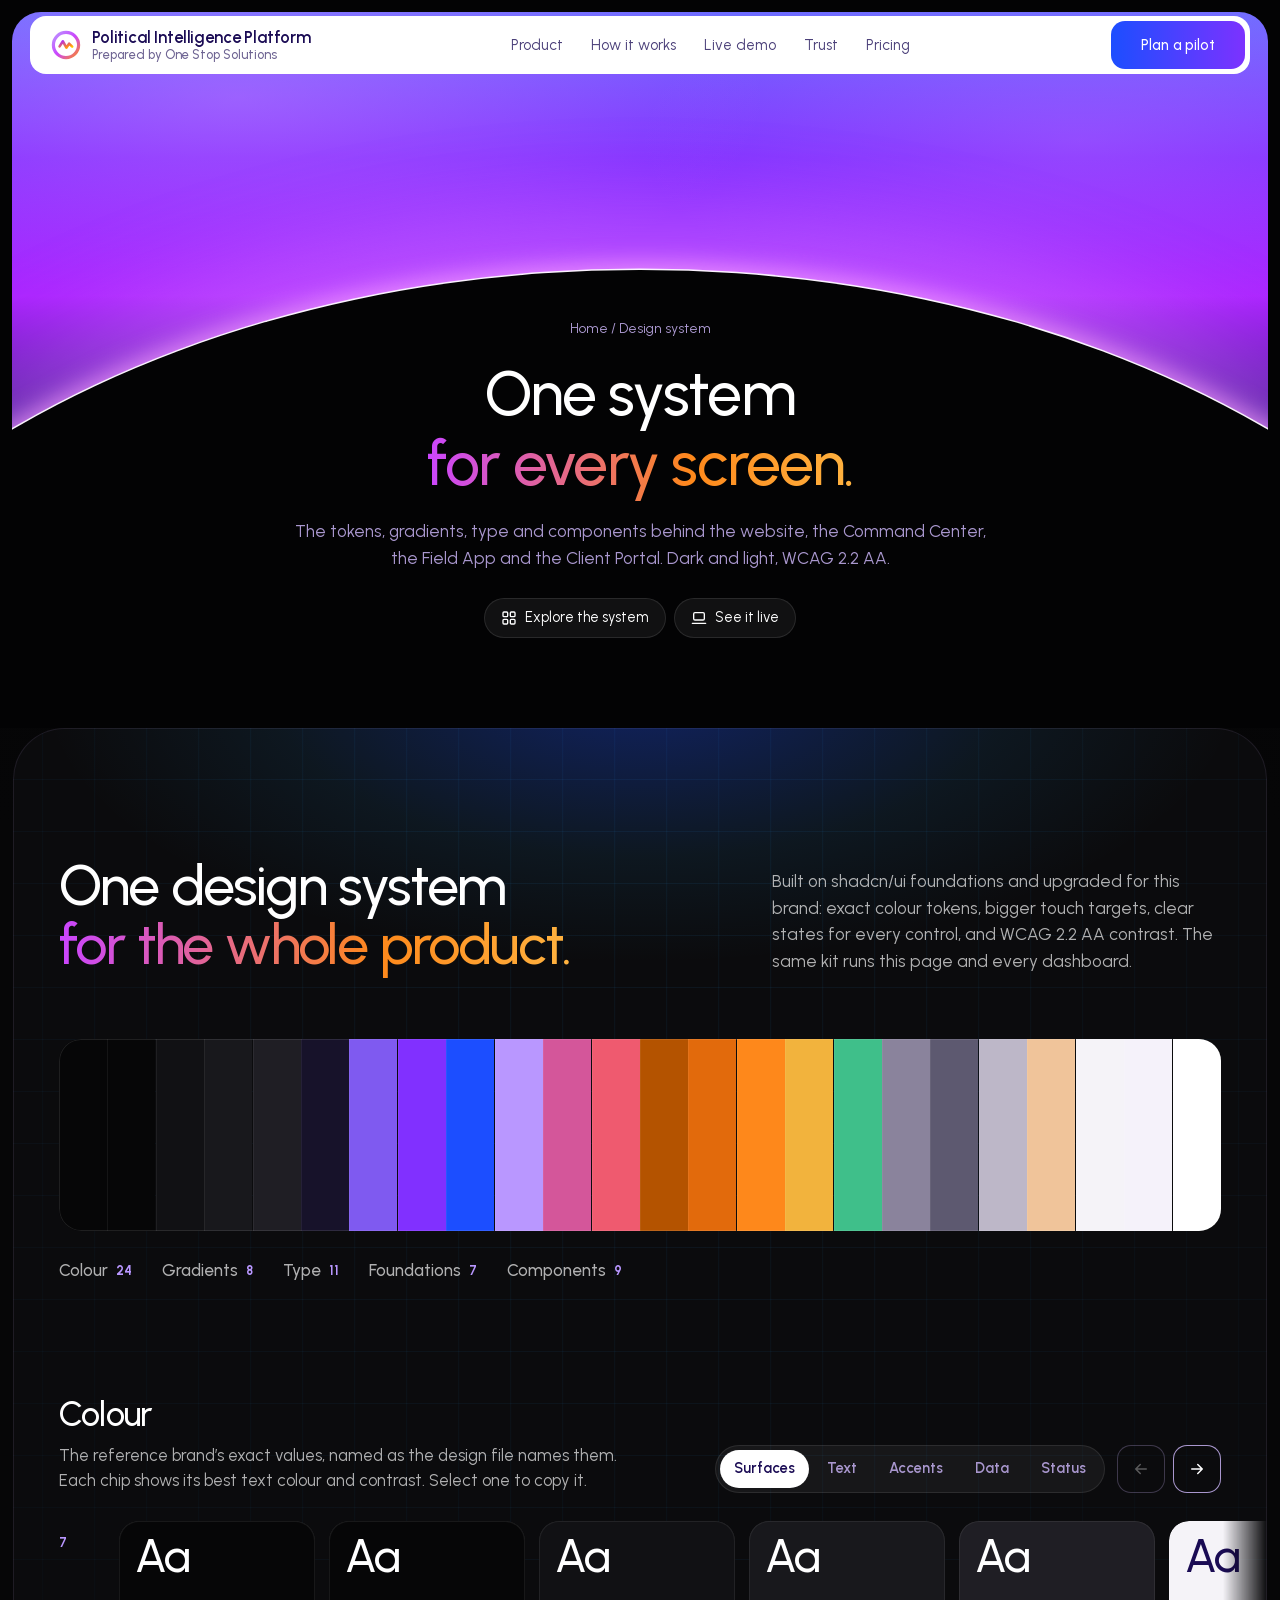
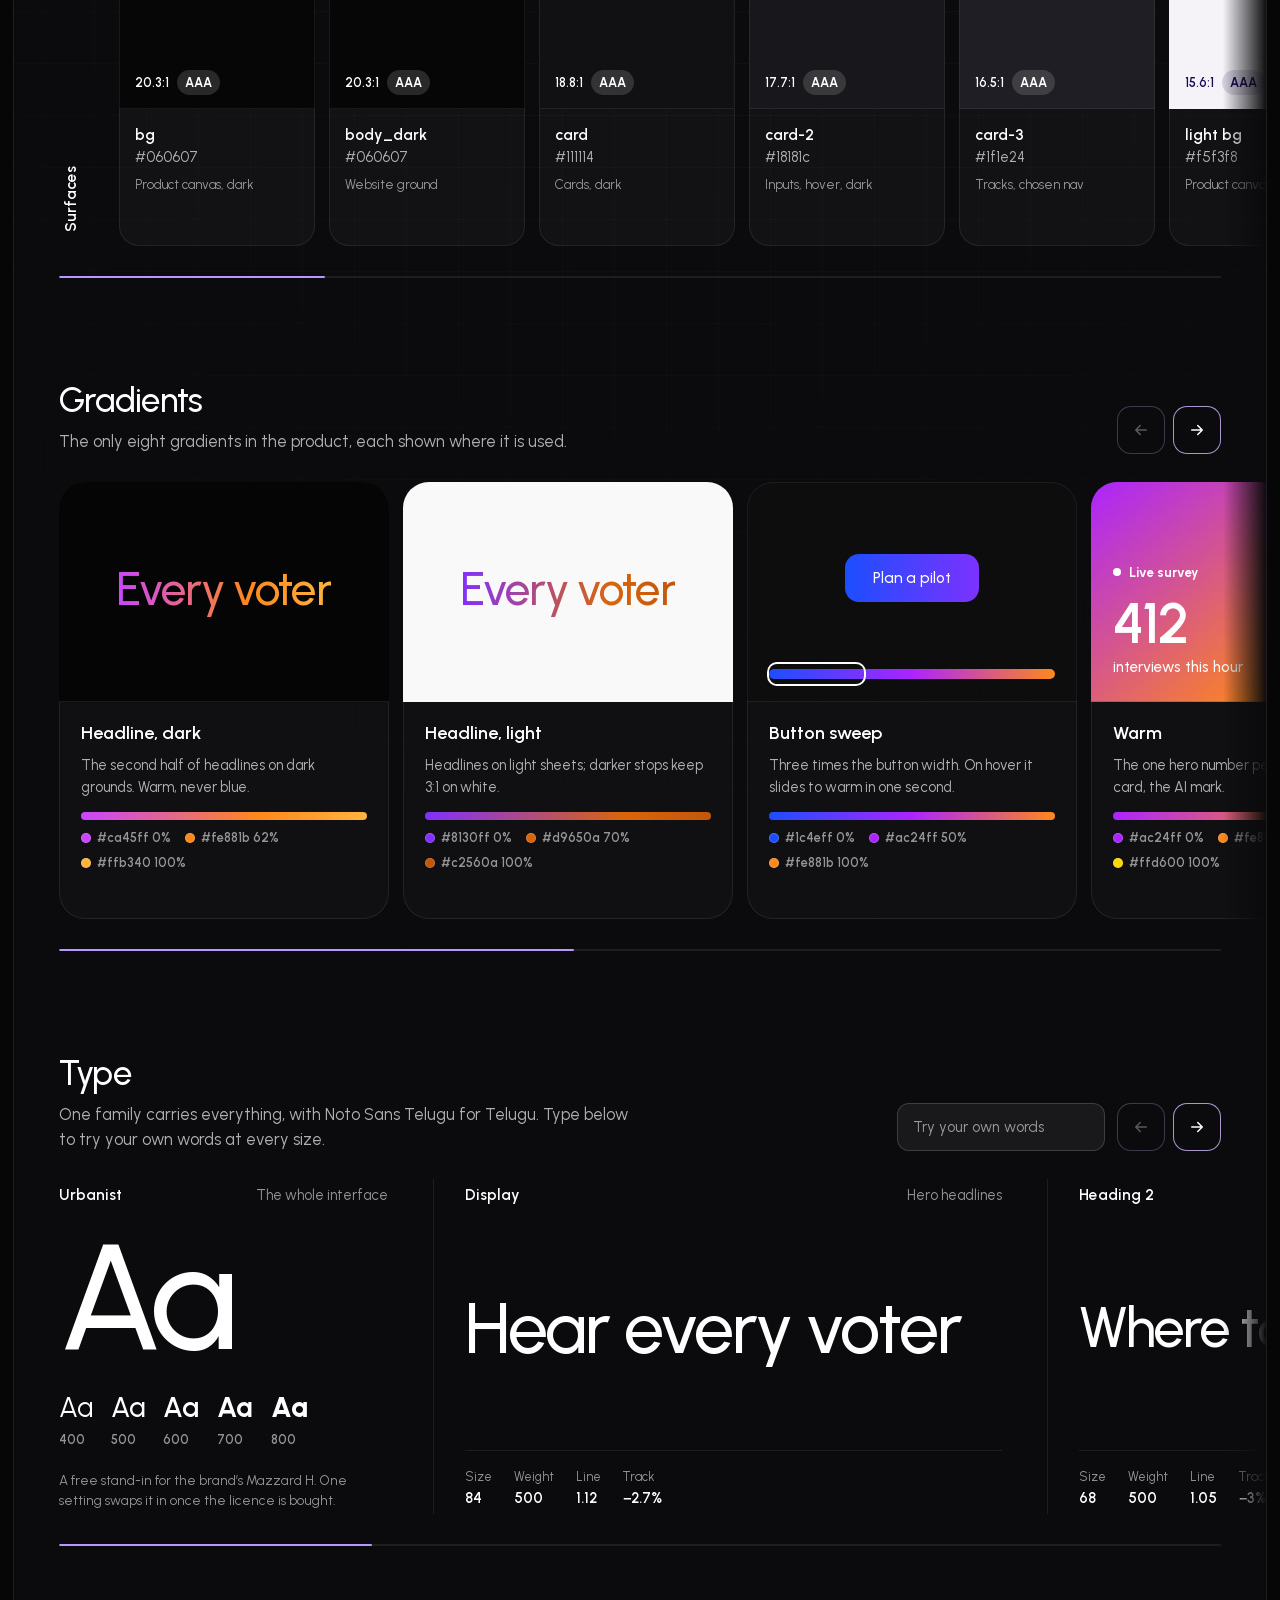
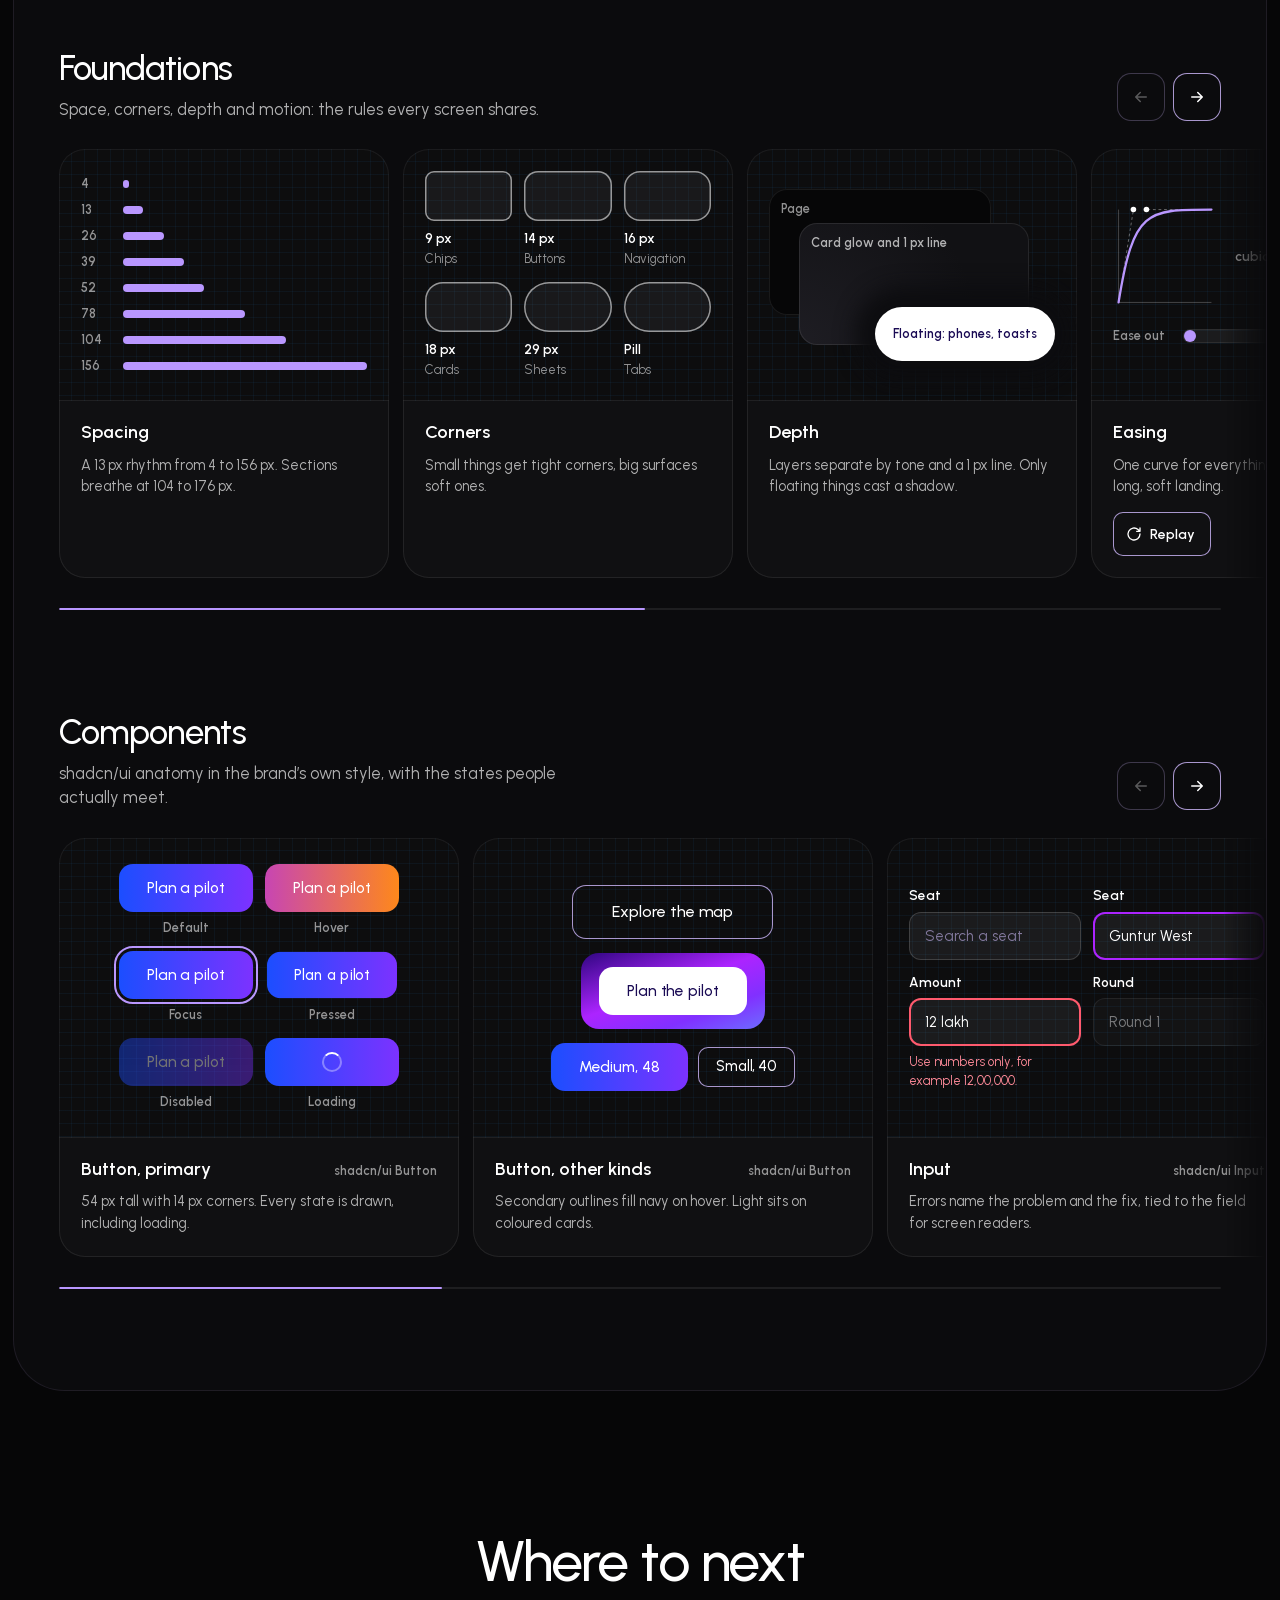
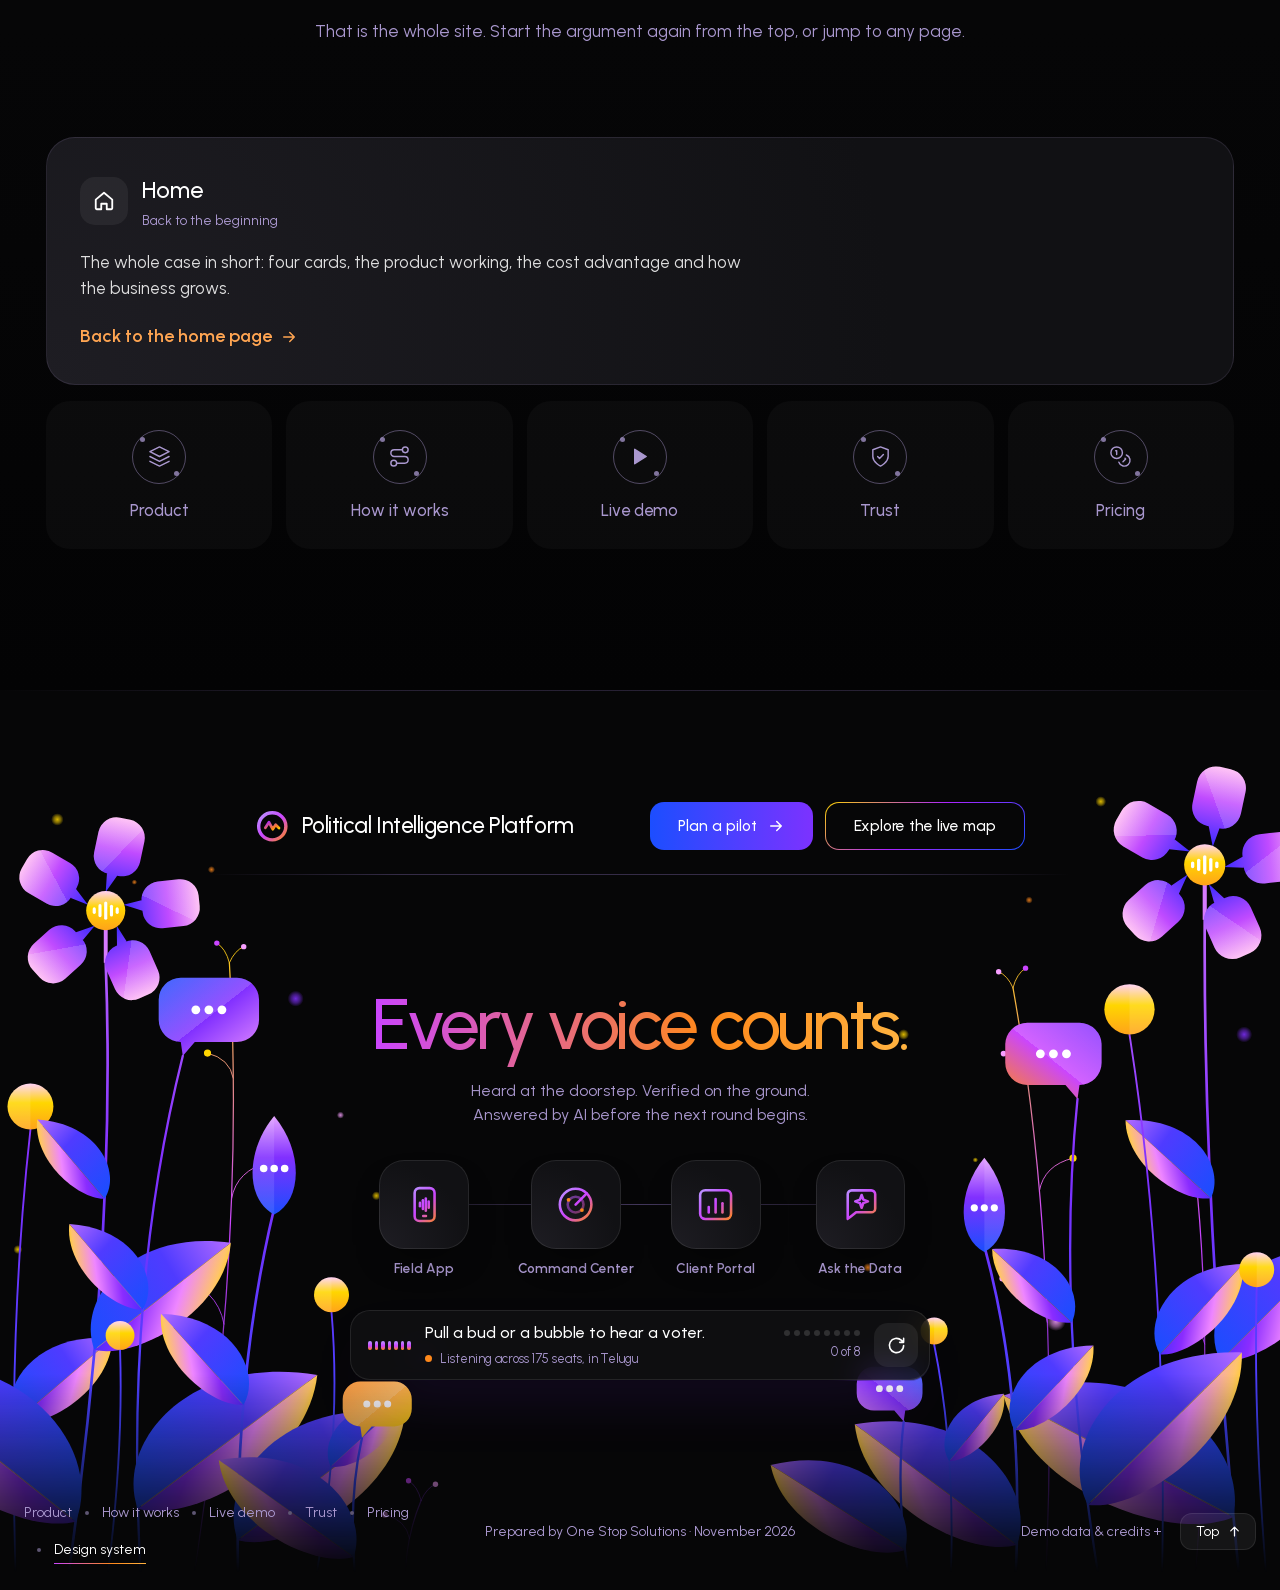
<file: design-system.html>
<!doctype html>
<html lang="en">
<head>
<meta charset="utf-8">
<meta name="viewport" content="width=device-width, initial-scale=1">
<title>Design system · Political Intelligence Platform</title>
<meta name="description" content="The design system behind the Political Intelligence Platform: the colours, type, components and motion shared by the website, the Command Center, the Client Portal and the Field App.">
<meta name="theme-color" content="#030304">
<!--seo-->
<link rel="canonical" href="https://pi.onestop-solutions.in/design-system">
<meta name="robots" content="index, follow, max-image-preview:large">
<meta name="author" content="One Stop Solutions">
<meta name="format-detection" content="telephone=no">
<link rel="icon" href="favicon.ico" sizes="48x48">
<link rel="icon" href="favicon.svg" type="image/svg+xml">
<link rel="apple-touch-icon" href="icons/apple-touch-icon.png">
<link rel="manifest" href="site.webmanifest">
<meta name="apple-mobile-web-app-title" content="Political Intel">
<meta property="og:type" content="website">
<meta property="og:site_name" content="Political Intelligence Platform">
<meta property="og:locale" content="en_IN">
<meta property="og:url" content="https://pi.onestop-solutions.in/design-system">
<meta property="og:title" content="Design system · Political Intelligence Platform">
<meta property="og:description" content="The design system behind the Political Intelligence Platform: the colours, type, components and motion shared by the website, the Command Center, the Client Portal and the Field App.">
<meta property="og:image" content="https://pi.onestop-solutions.in/share.jpg">
<meta property="og:image:secure_url" content="https://pi.onestop-solutions.in/share.jpg">
<meta property="og:image:type" content="image/jpeg">
<meta property="og:image:width" content="1200">
<meta property="og:image:height" content="630">
<meta property="og:image:alt" content="Political Intelligence Platform: political intelligence and AI sentiment analysis. 175 seats, 28 districts, every interview verified, our own Telugu speech engine, AI analyst.">
<meta name="twitter:card" content="summary_large_image">
<meta name="twitter:title" content="Design system · Political Intelligence Platform">
<meta name="twitter:description" content="The design system behind the Political Intelligence Platform: the colours, type, components and motion shared by the website, the Command Center, the Client Portal and the Field App.">
<meta name="twitter:image" content="https://pi.onestop-solutions.in/share.jpg">
<meta name="twitter:image:alt" content="Political Intelligence Platform: political intelligence and AI sentiment analysis. 175 seats, 28 districts, every interview verified, our own Telugu speech engine, AI analyst.">
<!--/seo-->

<!--fonts-->
<link rel="preload" href="fonts/urbanist-latin.woff2" as="font" type="font/woff2" crossorigin>
<style>@font-face{font-family:'Urbanist';font-style:normal;font-weight:400 800;font-display:swap;src:url(fonts/urbanist-latin-ext.woff2) format('woff2');unicode-range:U+0100-02BA, U+02BD-02C5, U+02C7-02CC, U+02CE-02D7, U+02DD-02FF, U+0304, U+0308, U+0329, U+1D00-1DBF, U+1E00-1E9F, U+1EF2-1EFF, U+2020, U+20A0-20AB, U+20AD-20C4, U+2113, U+2C60-2C7F, U+A720-A7FF}@font-face{font-family:'Urbanist';font-style:normal;font-weight:400 800;font-display:swap;src:url(fonts/urbanist-latin.woff2) format('woff2');unicode-range:U+0000-00FF, U+0131, U+0152-0153, U+02BB-02BC, U+02C6, U+02DA, U+02DC, U+0304, U+0308, U+0329, U+2000-206F, U+20AC, U+2122, U+2191, U+2193, U+2212, U+2215, U+FEFF, U+FFFD}</style>
<link rel="preconnect" href="https://fonts.googleapis.com">
<link rel="preconnect" href="https://fonts.gstatic.com" crossorigin>
<link href="https://fonts.googleapis.com/css2?family=Noto+Sans+Telugu:wght@400;500;600&display=swap" rel="stylesheet" media="print" onload="this.media='all'">
<noscript><link href="https://fonts.googleapis.com/css2?family=Noto+Sans+Telugu:wght@400;500;600&display=swap" rel="stylesheet"></noscript>
<!--/fonts-->
<link rel="stylesheet" href="styles.css">
<link rel="stylesheet" href="refresh.css">
<link rel="stylesheet" href="pages.css">
<link rel="stylesheet" href="motion.css">
<link rel="stylesheet" href="footer.css">
<script>document.documentElement.classList.add('js');(function(d){var h=d.documentElement,go=function(){h.classList.add('fonts-in')};setTimeout(go,300);if(d.fonts&&d.fonts.load)d.fonts.load('500 1em Urbanist').then(go,go)})(document)</script>

<!--pl-css-->
<style>
.ldr{display:none}
.ldr-on .ldr{position:fixed;inset:0;z-index:2147483000;display:grid;place-items:center;background:#060607;color:#fff;font-family:Urbanist,Arial,sans-serif;transition:opacity .55s cubic-bezier(.22,1,.36,1),visibility 0s linear .55s}
.ldr-on{overflow:hidden}
.ldr::before{content:"";position:absolute;left:50%;top:50%;width:520px;height:520px;margin:-260px 0 0 -260px;border-radius:50%;background:radial-gradient(closest-side,rgba(129,48,255,.30),rgba(172,36,255,.10) 55%,transparent);filter:blur(20px);animation:ldr-breathe 2.4s ease-in-out infinite alternate}
.ldr-in{position:relative;display:flex;flex-direction:column;align-items:center;gap:18px;transition:transform .55s cubic-bezier(.22,1,.36,1)}
.ldr svg{width:64px;height:64px;overflow:visible}
.ldr .ldr-c{stroke-dasharray:80;stroke-dashoffset:80;animation:ldr-draw .9s cubic-bezier(.65,0,.35,1) .05s forwards}
.ldr .ldr-p{stroke-dasharray:24;stroke-dashoffset:24;animation:ldr-draw .6s cubic-bezier(.65,0,.35,1) .55s forwards}
.ldr-w{font-size:17px;font-weight:600;letter-spacing:.02em;text-align:center;opacity:0;transform:translateY(8px);animation:ldr-up .6s cubic-bezier(.22,1,.36,1) .35s forwards}
.ldr-w small{display:block;margin-top:4px;font-size:13px;font-weight:500;letter-spacing:.08em;text-transform:uppercase;color:rgba(255,255,255,.56)}
.ldr-t{width:168px;height:2px;border-radius:2px;background:rgba(255,255,255,.10);overflow:hidden;opacity:0;animation:ldr-up .4s ease .5s forwards}
.ldr-b{display:block;height:100%;transform-origin:0 50%;transform:scaleX(.04);background:linear-gradient(90deg,#2ba7ff,#ca45ff 50%,#fe881b);animation:ldr-load 2.2s cubic-bezier(.1,.7,.2,1) .5s forwards}
.ldr.done .ldr-b{animation:none;transform:scaleX(1);transition:transform .3s ease-out}
.ldr.out{opacity:0;visibility:hidden}
.ldr.out .ldr-in{transform:scale(.97)}
.ldr-on .hero .h-ln,.ldr-on .hero .lead,.ldr-on .hero .hero-cta,.ldr-on .hz,.ldr-on .hero-stage,.ldr-on .ph-in>*{animation-play-state:paused!important}
@keyframes ldr-draw{to{stroke-dashoffset:0}}
@keyframes ldr-up{to{opacity:1;transform:none}}
@keyframes ldr-load{to{transform:scaleX(.86)}}
@keyframes ldr-breathe{from{opacity:.7;transform:scale(.94)}to{opacity:1;transform:scale(1.04)}}
@media (prefers-reduced-motion:reduce){.ldr *,.ldr::before{animation:none!important}.ldr .ldr-c,.ldr .ldr-p{stroke-dashoffset:0}.ldr-w,.ldr-t{opacity:1;transform:none}.ldr-b{transform:scaleX(.5)}}
</style>
<script>(function(h){try{if(sessionStorage.getItem('pi-ldr'))return}catch(e){}h.classList.add('ldr-on')})(document.documentElement)</script>
<!--/pl-css-->
</head>
<body>
<!--pl-->
<div class="ldr" id="ldr" role="status" aria-live="polite" aria-label="Loading Political Intelligence Platform"><div class="ldr-in">
<svg viewBox="0 0 32 32" aria-hidden="true"><defs><linearGradient id="ldrB" x1="0" y1="0" x2="1" y2="1"><stop offset="0" stop-color="#b997ff"/><stop offset=".5" stop-color="#ca45ff"/><stop offset="1" stop-color="#fe881b"/></linearGradient><linearGradient id="ldrW" x1="0" y1="0" x2="1" y2="1"><stop offset="0" stop-color="#ac24ff"/><stop offset=".73" stop-color="#fe881b"/><stop offset="1" stop-color="#ffd600"/></linearGradient></defs><circle class="ldr-c" cx="16" cy="16" r="12.6" fill="none" stroke="url(#ldrB)" stroke-width="3.2" transform="rotate(-90 16 16)"/><path class="ldr-p" d="M9.6 17.4l3.3-5.1 3.5 6.4 2.7-4.1 3.1 3" fill="none" stroke="url(#ldrW)" stroke-width="2.6" stroke-linecap="round" stroke-linejoin="round"/></svg>
<div class="ldr-w">Political Intelligence Platform<small>One Stop Solutions</small></div>
<div class="ldr-t"><i class="ldr-b"></i></div>
</div></div>
<script>(function(){var d=document,h=d.documentElement,el=d.getElementById('ldr');if(!el)return;if(!h.classList.contains('ldr-on')){el.remove();return}
var t0=performance.now(),rm=matchMedia('(prefers-reduced-motion: reduce)').matches,MIN=rm?250:1150,MAX=2600,gone=false;
function finish(){if(gone)return;gone=true;try{sessionStorage.setItem('pi-ldr','1')}catch(e){}
var wait=Math.max(0,MIN-(performance.now()-t0));setTimeout(function(){el.classList.add('done');setTimeout(function(){el.classList.add('out');h.classList.remove('ldr-on');setTimeout(function(){el.remove()},650)},rm?0:260)},wait)}
function ready(){var f=d.fonts&&d.fonts.ready?d.fonts.ready:Promise.resolve();f.then(finish,finish)}
if(d.readyState!=='loading')ready();else d.addEventListener('DOMContentLoaded',ready,{once:true});addEventListener('load',finish,{once:true});setTimeout(finish,MAX)})()</script>
<!--/pl-->

<a class="skip" href="#main">Skip to content</a>

<!-- ICONS -->
<svg width="0" height="0" style="position:absolute" aria-hidden="true" focusable="false">
  <defs>
    <linearGradient id="gBrand" x1="0" y1="0" x2="1" y2="1"><stop offset="0" stop-color="#b997ff"/><stop offset=".5" stop-color="#ca45ff"/><stop offset="1" stop-color="#fe881b"/></linearGradient>
    <linearGradient id="gWarm" x1="0" y1="0" x2="1" y2="1"><stop offset="0" stop-color="#ac24ff"/><stop offset=".73" stop-color="#fe881b"/><stop offset="1" stop-color="#ffd600"/></linearGradient>
    <linearGradient id="gIcon" gradientUnits="userSpaceOnUse" x1="3" y1="3" x2="21" y2="21"><stop offset="0" stop-color="#b997ff"/><stop offset=".5" stop-color="#ca45ff"/><stop offset="1" stop-color="#fe881b"/></linearGradient>
    <linearGradient id="gRing" x1="0" y1="0" x2="1" y2="1"><stop offset="0" stop-color="#1b4dfe"/><stop offset=".45" stop-color="#ac24ff"/><stop offset=".75" stop-color="#fe881b"/><stop offset="1" stop-color="#ffd600"/></linearGradient>
  </defs>
  <symbol id="ring" viewBox="0 0 48 48"><circle cx="24" cy="24" r="20" fill="none" stroke="url(#gRing)" stroke-width="3.4"/></symbol>
  <symbol id="logo" viewBox="0 0 32 32"><circle cx="16" cy="16" r="12.6" fill="none" stroke="url(#gBrand)" stroke-width="3.2"/><path d="M9.6 17.4l3.3-5.1 3.5 6.4 2.7-4.1 3.1 3" fill="none" stroke="url(#gWarm)" stroke-width="2.6" stroke-linecap="round" stroke-linejoin="round"/></symbol>
  <g fill="none" stroke="currentColor" stroke-width="2" stroke-linecap="round" stroke-linejoin="round">
    <symbol id="i-users" viewBox="0 0 24 24"><path d="M16 21v-2a4 4 0 0 0-4-4H6a4 4 0 0 0-4 4v2"/><circle cx="9" cy="7" r="4"/><path d="M22 21v-2a4 4 0 0 0-3-3.87M16 3.13a4 4 0 0 1 0 7.75"/></symbol>
    <symbol id="i-user" viewBox="0 0 24 24"><circle cx="12" cy="8" r="4"/><path d="M4 21v-1a6 6 0 0 1 6-6h4a6 6 0 0 1 6 6v1"/></symbol>
    <symbol id="i-pin" viewBox="0 0 24 24"><path d="M20 10c0 6-8 12-8 12S4 16 4 10a8 8 0 0 1 16 0z"/><circle cx="12" cy="10" r="3"/></symbol>
    <symbol id="i-layers" viewBox="0 0 24 24"><path d="M12 2 2 7l10 5 10-5-10-5z"/><path d="m2 17 10 5 10-5M2 12l10 5 10-5"/></symbol>
    <symbol id="i-mic" viewBox="0 0 24 24"><rect x="9" y="2" width="6" height="12" rx="3"/><path d="M19 10v1a7 7 0 0 1-14 0v-1M12 18v4"/></symbol>
    <symbol id="i-shield" viewBox="0 0 24 24"><path d="M12 22s8-4 8-10V5l-8-3-8 3v7c0 6 8 10 8 10z"/><path d="m9 12 2 2 4-4"/></symbol>
    <symbol id="i-bars" viewBox="0 0 24 24"><path d="M3 21h18M7 17v-6M12 17V5M17 17v-9"/></symbol>
    <symbol id="i-spark" viewBox="0 0 24 24"><path d="M12 3l1.8 5.2L19 10l-5.2 1.8L12 17l-1.8-5.2L5 10l5.2-1.8z"/><path d="M19 15l.8 2.2L22 18l-2.2.8L19 21l-.8-2.2L16 18l2.2-.8z"/></symbol>
    <symbol id="i-search" viewBox="0 0 24 24"><circle cx="11" cy="11" r="7"/><path d="m21 21-4.3-4.3"/></symbol>
    <symbol id="i-bell" viewBox="0 0 24 24"><path d="M6 8a6 6 0 0 1 12 0c0 7 3 9 3 9H3s3-2 3-9M10.3 21a1.9 1.9 0 0 0 3.4 0"/></symbol>
    <symbol id="i-cal" viewBox="0 0 24 24"><rect x="3" y="4" width="18" height="18" rx="3"/><path d="M16 2v4M8 2v4M3 10h18"/></symbol>
    <symbol id="i-swap" viewBox="0 0 24 24"><path d="M7 4 3 8l4 4M3 8h14M17 20l4-4-4-4M21 16H7"/></symbol>
    <symbol id="i-download" viewBox="0 0 24 24"><path d="M21 15v4a2 2 0 0 1-2 2H5a2 2 0 0 1-2-2v-4M7 10l5 5 5-5M12 15V3"/></symbol>
    <symbol id="i-plus" viewBox="0 0 24 24"><path d="M12 5v14M5 12h14"/></symbol>
    <symbol id="i-check" viewBox="0 0 24 24"><path d="M20 6 9 17l-5-5"/></symbol>
    <symbol id="i-checkc" viewBox="0 0 24 24"><circle cx="12" cy="12" r="10"/><path d="m8 12 3 3 5-6"/></symbol>
    <symbol id="i-x" viewBox="0 0 24 24"><path d="M18 6 6 18M6 6l12 12"/></symbol>
    <symbol id="i-xc" viewBox="0 0 24 24"><circle cx="12" cy="12" r="10"/><path d="m15 9-6 6M9 9l6 6"/></symbol>
    <symbol id="i-minus" viewBox="0 0 24 24"><path d="M5 12h14"/></symbol>
    <symbol id="i-phone" viewBox="0 0 24 24"><rect x="6" y="2" width="12" height="20" rx="3"/><path d="M11 18h2"/></symbol>
    <symbol id="i-cloud" viewBox="0 0 24 24"><path d="M17.5 19H7a5 5 0 1 1 1-9.9A6 6 0 0 1 19.5 11 4 4 0 0 1 17.5 19z"/></symbol>
    <symbol id="i-wave" viewBox="0 0 24 24"><path d="M2 12h2M6 8v8M10 4v16M14 7v10M18 10v4M22 12h-2"/></symbol>
    <symbol id="i-brain" viewBox="0 0 24 24"><path d="M9.5 2A3.5 3.5 0 0 0 6 5.5v.3A3.5 3.5 0 0 0 3.5 10a3.5 3.5 0 0 0 1 5.3A3.5 3.5 0 0 0 9 20.5 2.5 2.5 0 0 0 12 22V4.5A2.5 2.5 0 0 0 9.5 2zM14.5 2A3.5 3.5 0 0 1 18 5.5v.3a3.5 3.5 0 0 1 2.5 4.2 3.5 3.5 0 0 1-1 5.3 3.5 3.5 0 0 1-4.5 5.2A2.5 2.5 0 0 1 12 22"/></symbol>
    <symbol id="i-chat" viewBox="0 0 24 24"><path d="M21 15a2 2 0 0 1-2 2H7l-4 4V5a2 2 0 0 1 2-2h14a2 2 0 0 1 2 2z"/></symbol>
    <symbol id="i-target" viewBox="0 0 24 24"><circle cx="12" cy="12" r="10"/><circle cx="12" cy="12" r="6"/><circle cx="12" cy="12" r="2"/></symbol>
    <symbol id="i-crown" viewBox="0 0 24 24"><path d="m2 7 5 5 5-8 5 8 5-5-2 12H4z"/></symbol>
    <symbol id="i-clip" viewBox="0 0 24 24"><rect x="8" y="2" width="8" height="4" rx="1"/><path d="M16 4h2a2 2 0 0 1 2 2v14a2 2 0 0 1-2 2H6a2 2 0 0 1-2-2V6a2 2 0 0 1 2-2h2M9 12h6M9 16h4"/></symbol>
    <symbol id="i-eye" viewBox="0 0 24 24"><path d="M2 12s3.5-7 10-7 10 7 10 7-3.5 7-10 7S2 12 2 12z"/><circle cx="12" cy="12" r="3"/></symbol>
    <symbol id="i-alert" viewBox="0 0 24 24"><path d="M10.3 3.9 1.8 18a2 2 0 0 0 1.7 3h17a2 2 0 0 0 1.7-3L13.7 3.9a2 2 0 0 0-3.4 0zM12 9v4M12 17h.01"/></symbol>
    <symbol id="i-lock" viewBox="0 0 24 24"><rect x="3" y="11" width="18" height="11" rx="2"/><path d="M7 11V7a5 5 0 0 1 10 0v4"/></symbol>
    <symbol id="i-server" viewBox="0 0 24 24"><rect x="2" y="3" width="20" height="8" rx="2"/><rect x="2" y="13" width="20" height="8" rx="2"/><path d="M6 7h.01M6 17h.01"/></symbol>
    <symbol id="i-db" viewBox="0 0 24 24"><ellipse cx="12" cy="5" rx="9" ry="3"/><path d="M3 5v14c0 1.7 4 3 9 3s9-1.3 9-3V5M3 12c0 1.7 4 3 9 3s9-1.3 9-3"/></symbol>
    <symbol id="i-code" viewBox="0 0 24 24"><path d="m16 18 6-6-6-6M8 6l-6 6 6 6"/></symbol>
    <symbol id="i-pen" viewBox="0 0 24 24"><path d="M12 20h9M16.5 3.5a2.1 2.1 0 0 1 3 3L7 19l-4 1 1-4z"/></symbol>
    <symbol id="i-cpu" viewBox="0 0 24 24"><rect x="5" y="5" width="14" height="14" rx="2"/><rect x="9" y="9" width="6" height="6"/><path d="M9 1v4M15 1v4M9 19v4M15 19v4M1 9h4M1 15h4M19 9h4M19 15h4"/></symbol>
    <symbol id="i-rocket" viewBox="0 0 24 24"><path d="M4.5 16.5c-1.5 1.3-2 5-2 5s3.7-.5 5-2c.7-.8.7-2.1-.1-2.9a2.2 2.2 0 0 0-2.9-.1zM12 15l-3-3a22 22 0 0 1 2-3.9A12.9 12.9 0 0 1 22 2c0 2.7-.8 7.5-6 11a22.4 22.4 0 0 1-4 2zM9 12H4s.5-3 2-4c1.6-1.1 5 0 5 0M12 15v5s3-.5 4-2c1.1-1.6 0-5 0-5"/></symbol>
    <symbol id="i-refresh" viewBox="0 0 24 24"><path d="M21 12a9 9 0 1 1-3-6.7L21 8M21 3v5h-5"/></symbol>
    <symbol id="i-wifioff" viewBox="0 0 24 24"><path d="m2 2 20 20M8.5 16.5a5 5 0 0 1 7 0M2 8.8a15 15 0 0 1 4.2-2.7M10.7 5.1A15 15 0 0 1 22 8.8M5 12.9a10 10 0 0 1 5.2-2.8M16.9 11a10 10 0 0 1 2.1 1.9M12 20h.01"/></symbol>
    <symbol id="i-file" viewBox="0 0 24 24"><path d="M14 2H6a2 2 0 0 0-2 2v16a2 2 0 0 0 2 2h12a2 2 0 0 0 2-2V8z"/><path d="M14 2v6h6M8 13h8M8 17h5"/></symbol>
    <symbol id="i-play" viewBox="0 0 24 24"><path d="M7 4.5v15l12-7.5z" fill="currentColor"/></symbol>
    <symbol id="i-pause" viewBox="0 0 24 24"><path d="M7 4h3v16H7zM14 4h3v16h-3z" fill="currentColor"/></symbol>
    <symbol id="i-arrow" viewBox="0 0 24 24"><path d="M5 12h14M13 6l6 6-6 6"/></symbol>
    <symbol id="i-send" viewBox="0 0 24 24"><path d="M22 2 11 13M22 2l-7 20-4-9-9-4z"/></symbol>
    <symbol id="i-trend" viewBox="0 0 24 24"><path d="m23 6-9.5 9.5-5-5L1 18"/><path d="M17 6h6v6"/></symbol>
    <symbol id="i-coins" viewBox="0 0 24 24"><circle cx="8" cy="8" r="6"/><path d="M18.1 10.4A6 6 0 1 1 10.3 18M7 6h1v4M16.7 13.9l.7.7-2.8 2.8"/></symbol>
    <symbol id="i-scale" viewBox="0 0 24 24"><path d="M12 3v18M5 7h14M5 7l-3 7a3.5 3.5 0 0 0 6 0zM19 7l-3 7a3.5 3.5 0 0 0 6 0zM8 21h8"/></symbol>
    <symbol id="i-flag" viewBox="0 0 24 24"><path d="M4 15s1-1 4-1 5 2 8 2 4-1 4-1V3s-1 1-4 1-5-2-8-2-4 1-4 1zM4 22v-7"/></symbol>
    <symbol id="i-globe" viewBox="0 0 24 24"><circle cx="12" cy="12" r="10"/><path d="M2 12h20M12 2a15 15 0 0 1 0 20 15 15 0 0 1 0-20z"/></symbol>
    <symbol id="i-brief" viewBox="0 0 24 24"><rect x="2" y="7" width="20" height="14" rx="2"/><path d="M16 21V5a2 2 0 0 0-2-2h-4a2 2 0 0 0-2 2v16"/></symbol>
    <symbol id="i-drop" viewBox="0 0 24 24"><path d="M12 2.7s7 7.3 7 12.3a7 7 0 0 1-14 0c0-5 7-12.3 7-12.3z"/></symbol>
    <symbol id="i-road" viewBox="0 0 24 24"><path d="M4 21 9 3M20 21 15 3M12 5v2M12 11v2M12 17v2"/></symbol>
    <symbol id="i-grad" viewBox="0 0 24 24"><path d="M22 10 12 5 2 10l10 5 10-5zM6 12v5c3 2 9 2 12 0v-5"/></symbol>
    <symbol id="i-heart" viewBox="0 0 24 24"><path d="M20.8 4.6a5.5 5.5 0 0 0-7.8 0L12 5.7l-1-1.1a5.5 5.5 0 0 0-7.8 7.8L12 21l8.8-8.6a5.5 5.5 0 0 0 0-7.8z"/></symbol>
    <symbol id="i-gauge" viewBox="0 0 24 24"><path d="M12 14l4-4M3.3 19a10 10 0 1 1 17.4 0"/></symbol>
    <symbol id="i-finger" viewBox="0 0 24 24"><path d="M12 10a2 2 0 0 0-2 2c0 3 .5 6 2 9M8.2 7A6 6 0 0 1 18 12c0 2.3-.3 4.6-1 7M6 12a6 6 0 0 1 .4-2.1M6 16c.4 2 1 3.7 2 5M15.5 13c0 3-.5 5.5-1.5 8M3 12a9 9 0 0 1 15-6.7M20.5 9.5c.3.8.5 1.6.5 2.5"/></symbol>
    <symbol id="i-bolt" viewBox="0 0 24 24"><path d="M13 2 3 14h9l-1 8 10-12h-9z"/></symbol>
    <symbol id="i-menu" viewBox="0 0 24 24"><path d="M4 7h16M4 12h16M4 17h16"/></symbol>
    <symbol id="i-trash" viewBox="0 0 24 24"><path d="M3 6h18M8 6V4a2 2 0 0 1 2-2h4a2 2 0 0 1 2 2v2M19 6l-1 14a2 2 0 0 1-2 2H8a2 2 0 0 1-2-2L5 6"/></symbol>
    <symbol id="i-laptop" viewBox="0 0 24 24"><rect x="4" y="4" width="16" height="11" rx="2"/><path d="M2 20h20"/></symbol>
    <symbol id="i-headset" viewBox="0 0 24 24"><path d="M3 14v-2a9 9 0 0 1 18 0v2"/><rect x="2" y="14" width="5" height="7" rx="2"/><rect x="17" y="14" width="5" height="7" rx="2"/></symbol>
    <symbol id="i-test" viewBox="0 0 24 24"><path d="M9 2h6M10 2v6L4 19a2 2 0 0 0 1.8 3h12.4A2 2 0 0 0 20 19L14 8V2M7 14h10"/></symbol>
    <symbol id="i-chev" viewBox="0 0 24 24"><path d="m6 9 6 6 6-6"/></symbol>
    <symbol id="i-map" viewBox="0 0 24 24"><path d="M9 4 3 6v14l6-2 6 2 6-2V4l-6 2-6-2zM9 4v14M15 6v14"/></symbol>
    <symbol id="i-sun" viewBox="0 0 24 24"><circle cx="12" cy="12" r="4"/><path d="M12 2v2M12 20v2M4.9 4.9l1.4 1.4M17.7 17.7l1.4 1.4M2 12h2M20 12h2M4.9 19.1l1.4-1.4M17.7 6.3l1.4-1.4"/></symbol>
    <symbol id="i-hand" viewBox="0 0 24 24"><path d="M18 11V6a2 2 0 0 0-4 0M14 10V4a2 2 0 0 0-4 0v2M10 10.5V6a2 2 0 0 0-4 0v8M18 8a2 2 0 1 1 4 0v6a8 8 0 0 1-8 8h-2c-2.8 0-4.5-.9-6-2.4l-3.6-3.6a2 2 0 0 1 2.8-2.8L7 15"/></symbol>
    <symbol id="i-clock" viewBox="0 0 24 24"><circle cx="12" cy="12" r="10"/><path d="M12 6v6l4 2"/></symbol>
    <symbol id="i-filter" viewBox="0 0 24 24"><path d="M22 3H2l8 9.5V19l4 2v-8.5z"/></symbol>
    <symbol id="i-more" viewBox="0 0 24 24"><circle cx="5" cy="12" r="1"/><circle cx="12" cy="12" r="1"/><circle cx="19" cy="12" r="1"/></symbol>
    <symbol id="i-leaf" viewBox="0 0 24 24"><path d="M11 20A7 7 0 0 1 9.8 6.1C15.5 5 17 4.5 19 2c1 2 2 4.2 2 8 0 5.5-4.8 10-10 10z"/><path d="M2 21c0-3 1.9-5.4 5.1-6"/></symbol>
    <symbol id="i-tag" viewBox="0 0 24 24"><path d="M20.6 13.4 13.4 20.6a2 2 0 0 1-2.8 0L2 12V2h10l8.6 8.6a2 2 0 0 1 0 2.8z"/><path d="M7 7h.01"/></symbol>
    <symbol id="i-car" viewBox="0 0 24 24"><path d="M5 17H3v-5l2-5h14l2 5v5h-2M5 12h14"/><circle cx="7.5" cy="17" r="2"/><circle cx="16.5" cy="17" r="2"/></symbol>
    <symbol id="i-route" viewBox="0 0 24 24"><circle cx="6" cy="19" r="3"/><circle cx="18" cy="5" r="3"/><path d="M9 19h8.5a3.5 3.5 0 0 0 0-7h-11a3.5 3.5 0 0 1 0-7H15"/></symbol>
    <symbol id="i-ear" viewBox="0 0 24 24"><path d="M6 8.5a6.5 6.5 0 1 1 13 0c0 6-6 6-6 10a3.5 3.5 0 1 1-7 0M15 8.5a2.5 2.5 0 0 0-5 0v1a2 2 0 1 1 0 4"/></symbol>
    <symbol id="i-compass" viewBox="0 0 24 24"><circle cx="12" cy="12" r="10"/><path d="m16.2 7.8-2.1 6.3-6.3 2.1 2.1-6.3z"/></symbol>
    <symbol id="i-sliders" viewBox="0 0 24 24"><path d="M4 21v-7M4 10V3M12 21v-9M12 8V3M20 21v-5M20 12V3M1 14h6M9 8h6M17 16h6"/></symbol>
    <symbol id="i-book" viewBox="0 0 24 24"><path d="M4 19.5A2.5 2.5 0 0 1 6.5 17H20V2H6.5A2.5 2.5 0 0 0 4 4.5v15zM4 19.5A2.5 2.5 0 0 0 6.5 22H20v-5"/></symbol>
    <symbol id="i-grid" viewBox="0 0 24 24"><rect x="3" y="3" width="7" height="7" rx="1.5"/><rect x="14" y="3" width="7" height="7" rx="1.5"/><rect x="3" y="14" width="7" height="7" rx="1.5"/><rect x="14" y="14" width="7" height="7" rx="1.5"/></symbol>
    <symbol id="i-share" viewBox="0 0 24 24"><circle cx="18" cy="5" r="3"/><circle cx="6" cy="12" r="3"/><circle cx="18" cy="19" r="3"/><path d="m8.6 13.5 6.8 4M15.4 6.5l-6.8 4"/></symbol>
    <symbol id="i-building" viewBox="0 0 24 24"><path d="M3 21h18M5 21V7l7-4 7 4v14M9 21v-4h6v4M9 10h.01M15 10h.01M9 14h.01M15 14h.01"/></symbol>
    <symbol id="i-home" viewBox="0 0 24 24"><path d="M3 10.5 12 3l9 7.5V20a1 1 0 0 1-1 1h-5v-6h-6v6H4a1 1 0 0 1-1-1z"/></symbol>
    <symbol id="i-key" viewBox="0 0 24 24"><circle cx="7.5" cy="15.5" r="4.5"/><path d="m10.7 12.3 9.8-9.8M16 7l3 3M19 4l2 2"/></symbol>
    <symbol id="i-sankey" viewBox="0 0 24 24"><path d="M3 5h4c5 0 5 7 10 7h4M3 19h4c5 0 5-7 10-7"/></symbol>
  </g>
</svg>

<!-- NAV -->
<nav class="nav" id="nav" aria-label="Main">
  <a class="brand" href="/" aria-label="Political Intelligence Platform, back to top">
    <svg aria-hidden="true"><use href="#logo"/></svg>
    <span class="brand-name">Political Intelligence Platform<small>Prepared by One Stop Solutions</small></span>
  </a>
  <ul class="nav-links" id="navLinks">
    <li><a href="/product">Product</a></li>
    <li><a href="/how">How it works</a></li>
    <li><a href="/demo">Live demo</a></li>
    <li><a href="/trust">Trust</a></li>
    <li><a href="/plan">Pricing</a></li>
  </ul>
  <a class="btn btn-primary" href="/plan#engage">Plan a pilot</a>
  <button class="nav-menu" id="navMenu" type="button" aria-label="Open menu" aria-expanded="false" aria-controls="navLinks"><svg aria-hidden="true"><use href="#i-menu"/></svg></button>
</nav>

<main id="main">
<!-- ============================== PAGE HEAD ============================== -->
<section class="ph" id="top" aria-labelledby="ph-h">
  <div class="ph-sky" aria-hidden="true"></div>
  <div class="wrap ph-in">
    <p class="ph-crumb"><a href="/">Home</a> / Design system</p>
    <h1 class="display" id="ph-h">One system<br><span class="grad">for every screen.</span></h1>
    <p class="lead">The tokens, gradients, type and components behind the website, the Command Center, the Field App and the Client Portal. Dark and light, WCAG 2.2 AA.</p>
    <nav class="ph-links" aria-label="On this page"><a href="#system"><svg aria-hidden="true"><use href="#i-grid"/></svg>Explore the system</a><a href="/app"><svg aria-hidden="true"><use href="#i-laptop"/></svg>See it live</a></nav>
  </div>
</section>

<!-- ============================== DESIGN SYSTEM ============================== -->
<section id="system" aria-labelledby="ds-h">
  <div class="wrap">
    <div class="dsx-head">
      <h2 class="h2" id="ds-h">One design system <span class="grad">for the whole product.</span></h2>
      <p class="lead">Built on shadcn/ui foundations and upgraded for this brand: exact colour tokens, bigger touch targets, clear states for every control, and WCAG 2.2 AA contrast. The same kit runs this page and every dashboard.</p>
    </div>
  </div>
  <div class="ds" id="ds"></div>
</section>

<!-- ============================== WHERE TO NEXT ============================== -->
<section class="sec wn" id="next-up" aria-labelledby="wn-h" data-next></section>
</main>

<footer class="fg" id="footer">
  <div class="fg-garden" id="fgGarden" aria-hidden="true"></div>
  <div class="fg-in">
    <div class="fg-head">
      <div class="fg-top">
        <a class="fg-brand" href="/" aria-label="Political Intelligence Platform home"><svg aria-hidden="true"><use href="#logo"/></svg><span>Political Intelligence Platform</span></a>
        <div class="fg-cta"><a class="btn btn-primary btn-md" href="/plan#engage">Plan a pilot <svg aria-hidden="true"><use href="#i-arrow"/></svg></a><a class="btn btn-gradline btn-md" href="/demo#map">Explore the live map</a></div>
      </div>
      <span class="fg-rule" aria-hidden="true"></span>
    </div>
    <div class="fg-mid">
      <h2 class="fg-word"><span class="grad">Every voice counts.</span></h2>
      <p class="fg-sub">Heard at the doorstep. Verified on the ground. Answered by AI before the next round begins.</p>
      <nav class="fg-doors" aria-label="Open the product"><span class="fg-wire" aria-hidden="true"><i></i></span><a class="fg-door" href="/app?role=field#fieldapp" style="--i:0"><span class="fg-tile"><svg class="fg-gl" viewBox="0 0 24 24" aria-hidden="true" focusable="false"><rect x="6.2" y="2.4" width="11.6" height="19.2" rx="2.8"/><path class="g-b" style="--i:0" d="M9.3 11v2"/><path class="g-b" style="--i:1" d="M11 9.5v5"/><path class="g-b" style="--i:2" d="M12.7 8.4v7.2"/><path class="g-b" style="--i:3" d="M14.4 10.2v3.6"/><path d="M11.2 18.6h1.6"/></svg></span><span class="fg-dl"><b>Field App</b><i aria-hidden="true">Collect at the door &rarr;</i></span></a><a class="fg-door" href="/app" style="--i:1"><span class="fg-tile"><svg class="fg-gl" viewBox="0 0 24 24" aria-hidden="true" focusable="false"><circle cx="12" cy="12" r="9.2"/><circle cx="12" cy="12" r="4.6" opacity=".5"/><path class="g-sw" d="M12 12 18.5 5.5"/><circle class="g-dot" cx="15.7" cy="15.2" r="1.1"/><circle class="g-dot" cx="7.9" cy="9.2" r="1.1" style="animation-delay:-.9s"/></svg></span><span class="fg-dl"><b>Command Center</b><i aria-hidden="true">Run every round &rarr;</i></span></a><a class="fg-door" href="/portal" style="--i:2"><span class="fg-tile"><svg class="fg-gl" viewBox="0 0 24 24" aria-hidden="true" focusable="false"><rect x="3" y="3.6" width="18" height="16.8" rx="3"/><path class="g-b" style="--i:0" d="M8 16.6v-3.2"/><path class="g-b" style="--i:1" d="M12 16.6V8.8"/><path class="g-b" style="--i:2" d="M16 16.6v-5.4"/></svg></span><span class="fg-dl"><b>Client Portal</b><i aria-hidden="true">See the verdict &rarr;</i></span></a><a class="fg-door" href="/app#ai" style="--i:3"><span class="fg-tile"><svg class="fg-gl" viewBox="0 0 24 24" aria-hidden="true" focusable="false"><path d="M20.5 14.2a2.3 2.3 0 0 1-2.3 2.3H9.4l-4.9 3.8V6a2.3 2.3 0 0 1 2.3-2.3h11.4A2.3 2.3 0 0 1 20.5 6z"/><path class="g-sp" d="M12.6 6.4l1 2.7 2.7 1-2.7 1-1 2.7-1-2.7-2.7-1 2.7-1z"/></svg></span><span class="fg-dl"><b>Ask the Data</b><i aria-hidden="true">Ask in plain words &rarr;</i></span></a></nav>
      <div class="fg-voice" id="fgVoice">
        <span class="fg-vwave" aria-hidden="true"><i></i><i></i><i></i><i></i><i></i><i></i><i></i></span>
        <div class="fg-vb" aria-live="polite">
          <p class="fg-vq">Pull a bud or a bubble to hear a voter.</p>
          <p class="fg-vm"><span class="fg-vt" hidden></span><span class="fg-vwho"><i class="fg-live" aria-hidden="true"></i>Listening across 175 seats, in Telugu</span></p>
        </div>
        <div class="fg-vp" aria-hidden="true"><span class="fg-vpips"><i></i><i></i><i></i><i></i><i></i><i></i><i></i><i></i></span><span class="fg-vc">0 of 8</span></div>
        <button class="fg-vn" type="button" aria-label="Hear the next voice"><svg aria-hidden="true"><use href="#i-refresh"/></svg></button>
      </div>
    </div>
    <div class="fg-base">
      <nav class="fg-pages" aria-label="Pages"><a href="/product">Product</a><a href="/how">How it works</a><a href="/demo">Live demo</a><a href="/trust">Trust</a><a href="/plan">Pricing</a><a href="/design-system">Design system</a></nav>
      <p class="fg-made">Prepared by One Stop Solutions · November 2026</p>
      <div class="fg-fine">
        <details class="fg-cred">
          <summary>Demo data &amp; credits</summary>
          <div class="fg-pop">
            <p>All dashboard figures and voices shown are illustrative demo data.</p>
            <p>Map: Andhra Pradesh assembly constituencies (2008 delimitation); the district view groups seats into the 28 districts of 2026, approximately.</p>
            <p class="credits">Pictures: <a href="https://commons.wikimedia.org/wiki/File:Araku_Valley,_Visakhapatnam.jpg">“Araku Valley, Visakhapatnam”</a> by Maina Tudu, <a href="https://creativecommons.org/publicdomain/zero/1.0/deed.en">CC0</a>; <a href="https://commons.wikimedia.org/wiki/File:Ramakrishna_Beach_road_in_Visakhapatnam_(June_2019).jpg">“Ramakrishna Beach road in Visakhapatnam”</a> by iMahesh, <a href="https://creativecommons.org/licenses/by-sa/4.0">CC BY-SA 4.0</a>; <a href="https://commons.wikimedia.org/wiki/File:Godavari_river_at_Rajahmundry.jpg">“Godavari river at Rajahmundry”</a> by Radhika41, <a href="https://creativecommons.org/licenses/by/4.0">CC BY 4.0</a>; <a href="https://commons.wikimedia.org/wiki/File:Panorama_of_Vijayawada_City_Bus_Port.jpg">“Panorama of Vijayawada City Bus Port”</a> by IM3847, <a href="https://creativecommons.org/licenses/by-sa/4.0">CC BY-SA 4.0</a>; <a href="https://commons.wikimedia.org/wiki/File:Paddy_field_in_Andhra_Pradesh,_India.jpg">“Paddy field in Andhra Pradesh, India”</a> by Vedic.woman, <a href="https://creativecommons.org/licenses/by-sa/4.0">CC BY-SA 4.0</a>; <a href="https://commons.wikimedia.org/wiki/File:Queues_of_Indian_voters_-_Flickr_-_Al_Jazeera_English.jpg">“Queues of Indian voters”</a> by Al Jazeera English, <a href="https://creativecommons.org/licenses/by-sa/2.0">CC BY-SA 2.0</a>. All via Wikimedia Commons, resized.</p>
          </div>
        </details>
        <a class="fg-up" href="#">Top <svg aria-hidden="true"><use href="#i-arrow"/></svg></a>
      </div>
    </div>
  </div>
</footer>

<script src="vendor/gsap.min.js" defer></script>
<script src="data.js" defer></script>
<script src="core.js" defer></script>
<script src="pages.js" defer></script>
<script src="motion.js" defer></script>
<script src="sections.js" defer></script>
<script src="footer.js" defer></script>
</body>
</html>
</file>
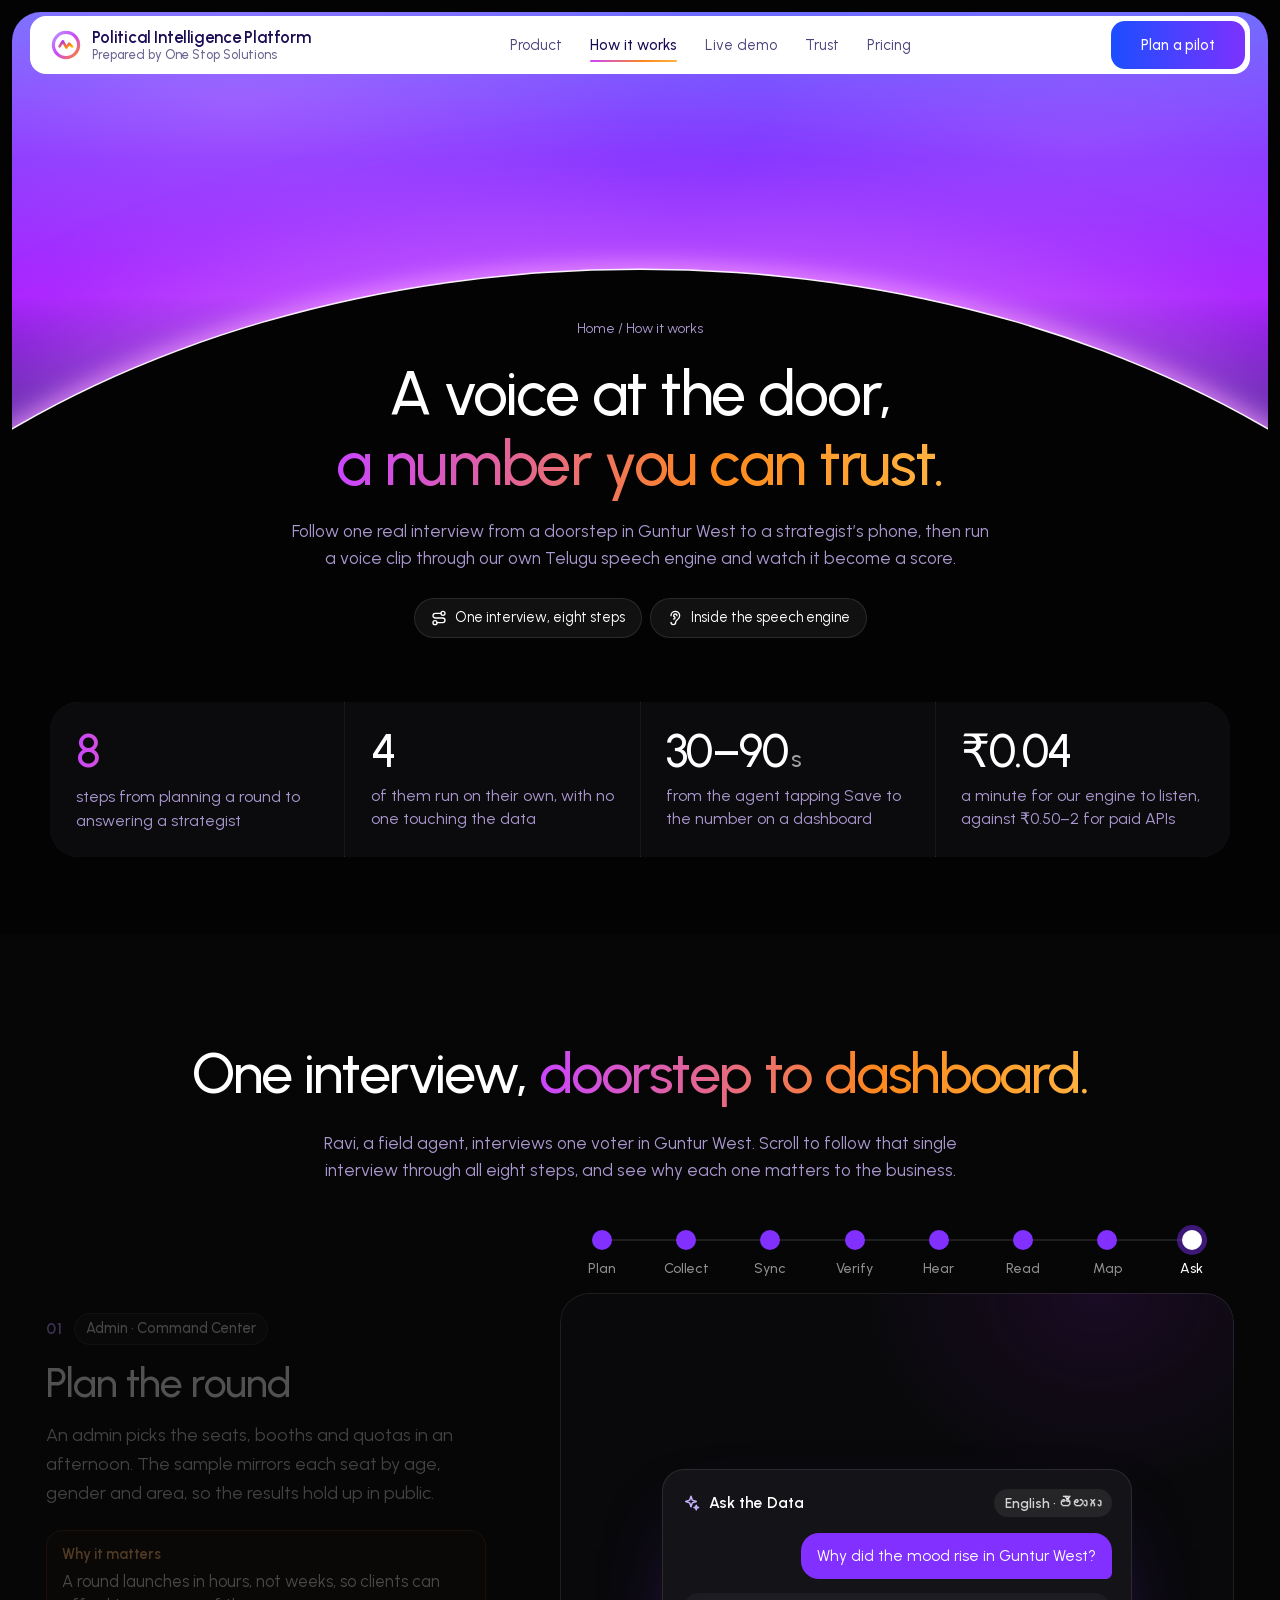
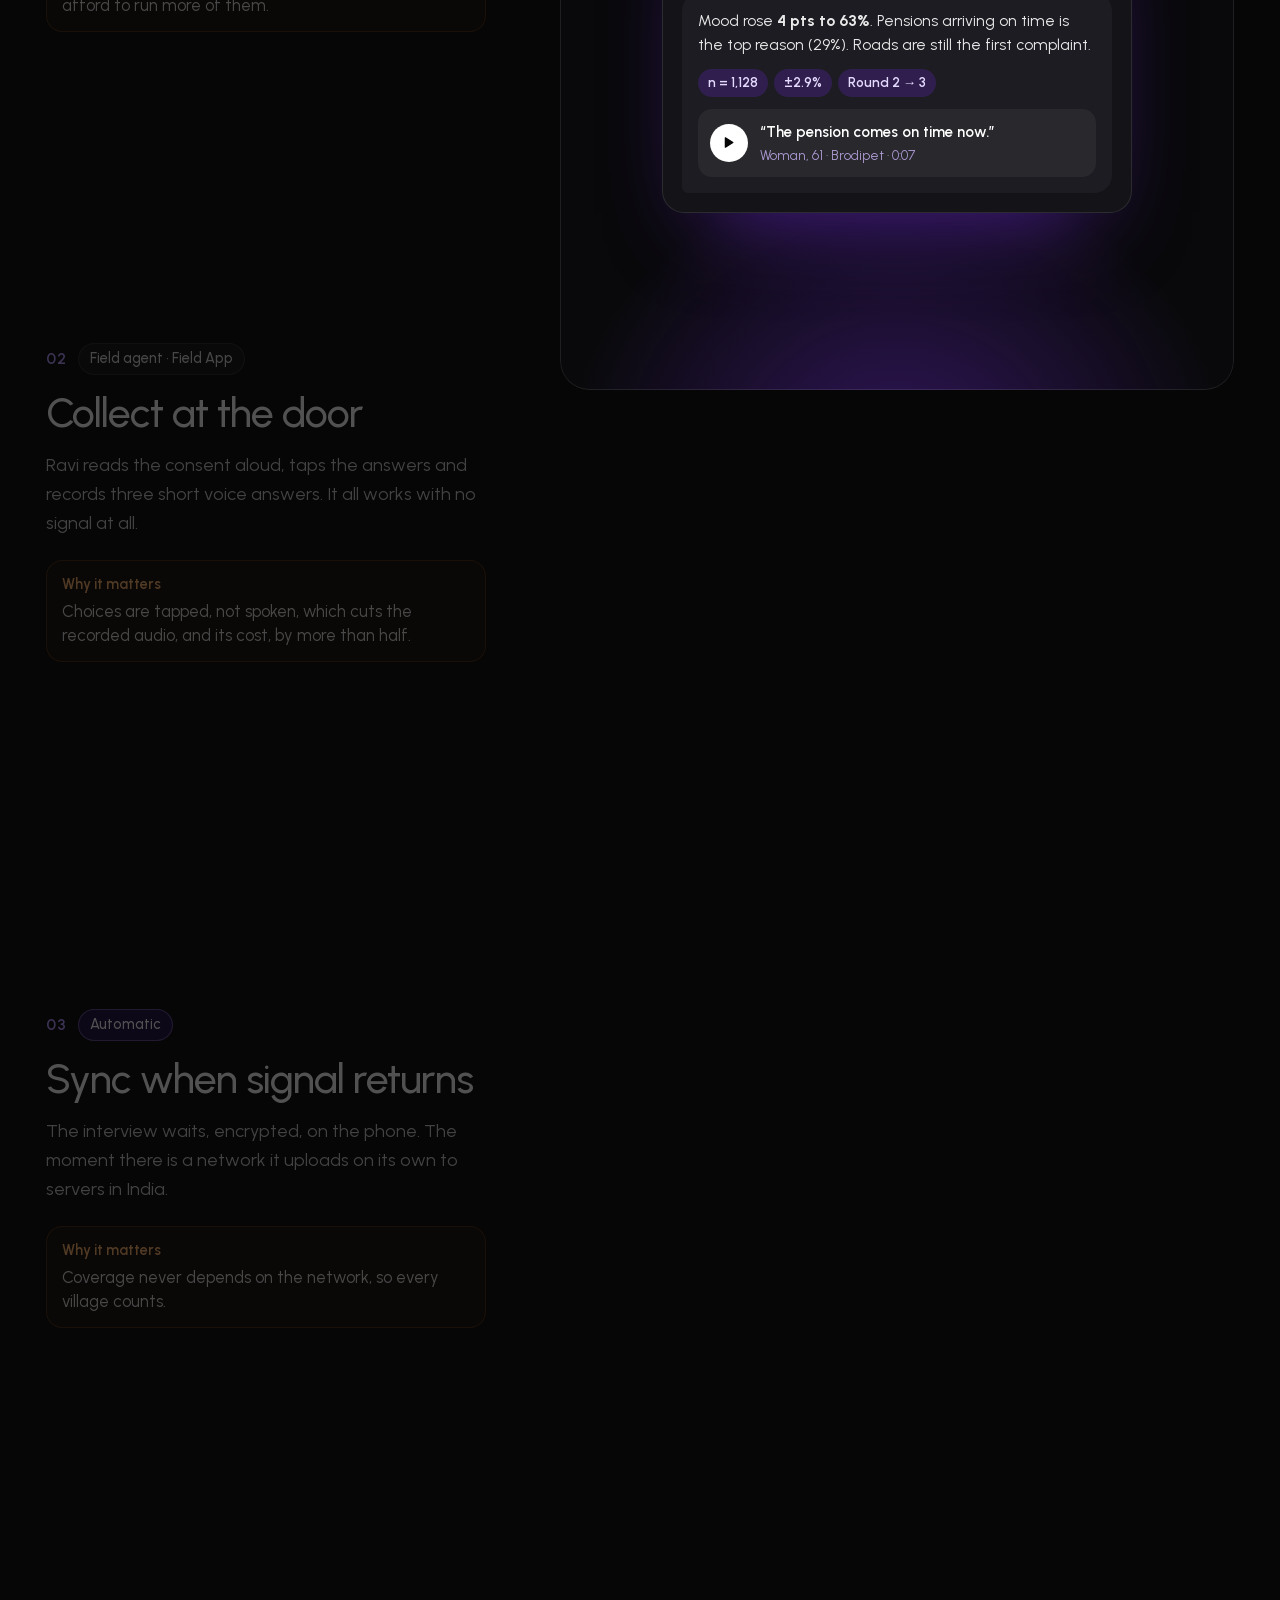
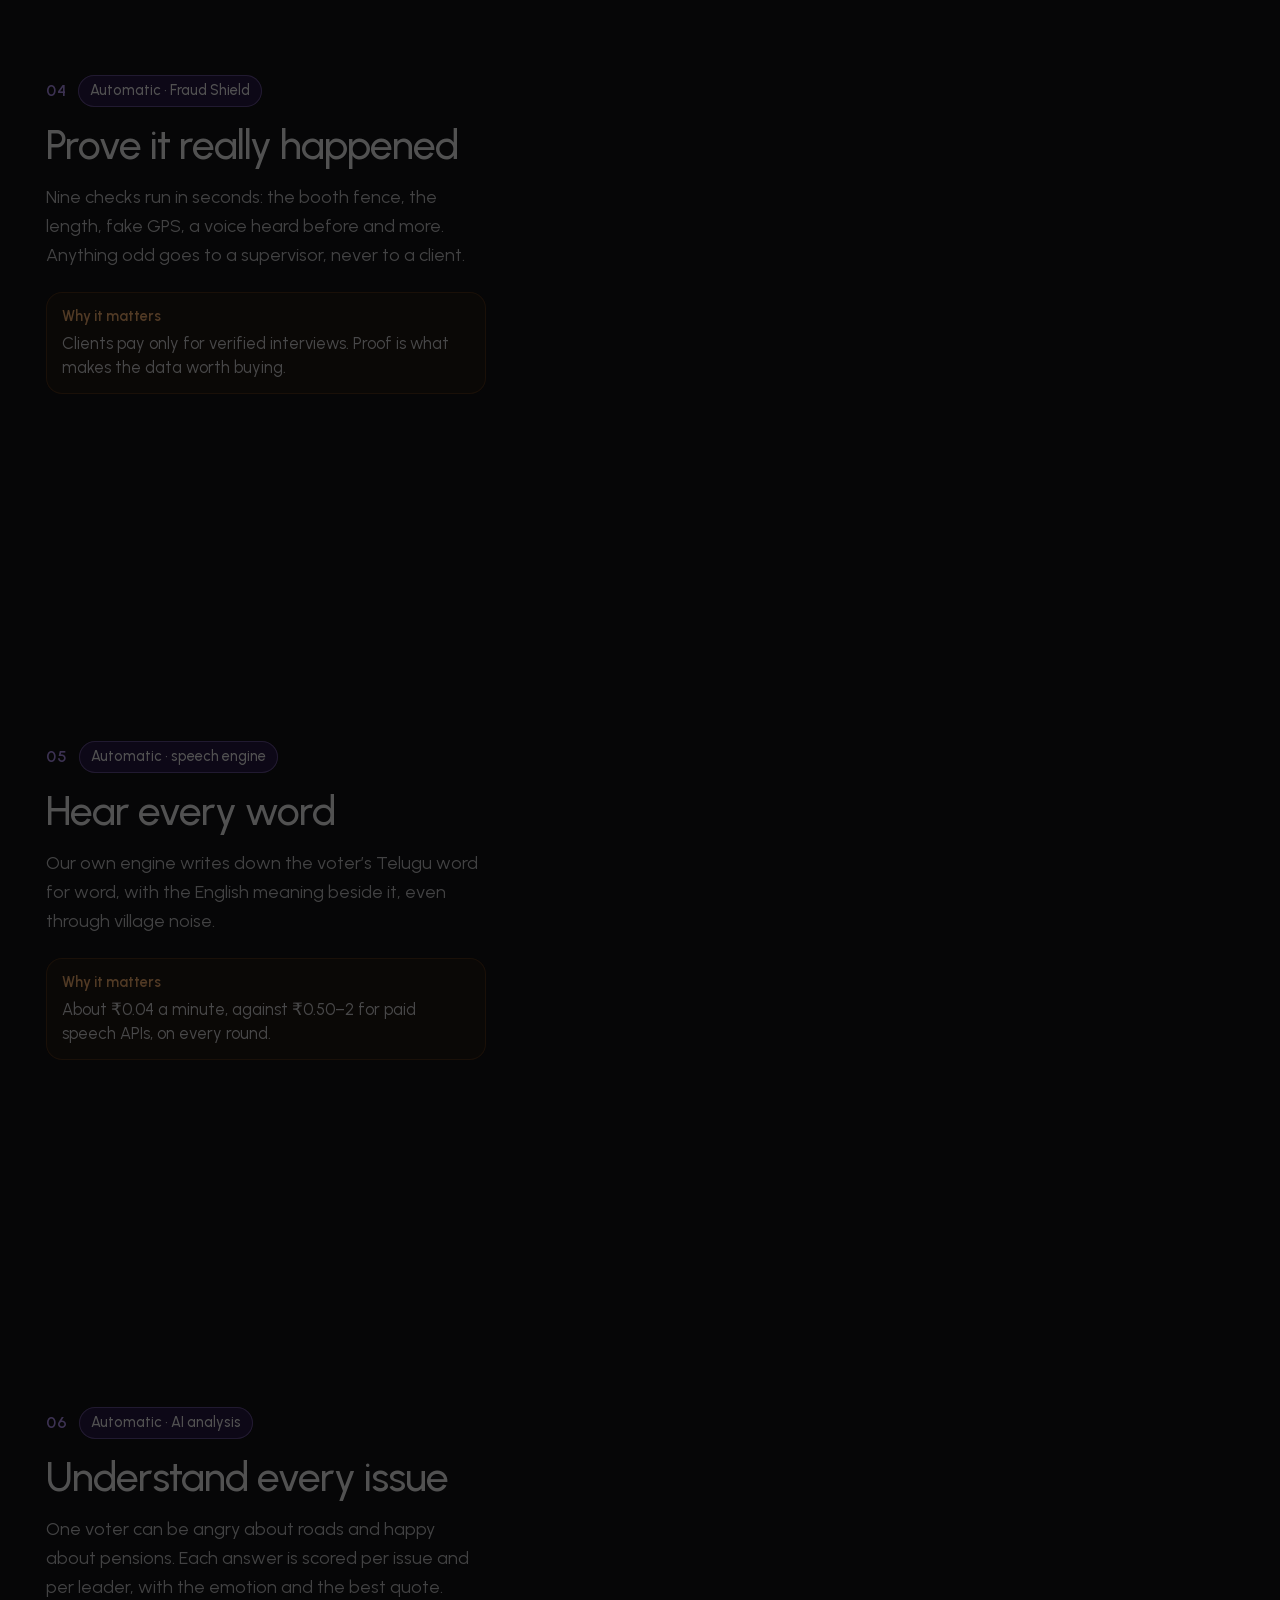
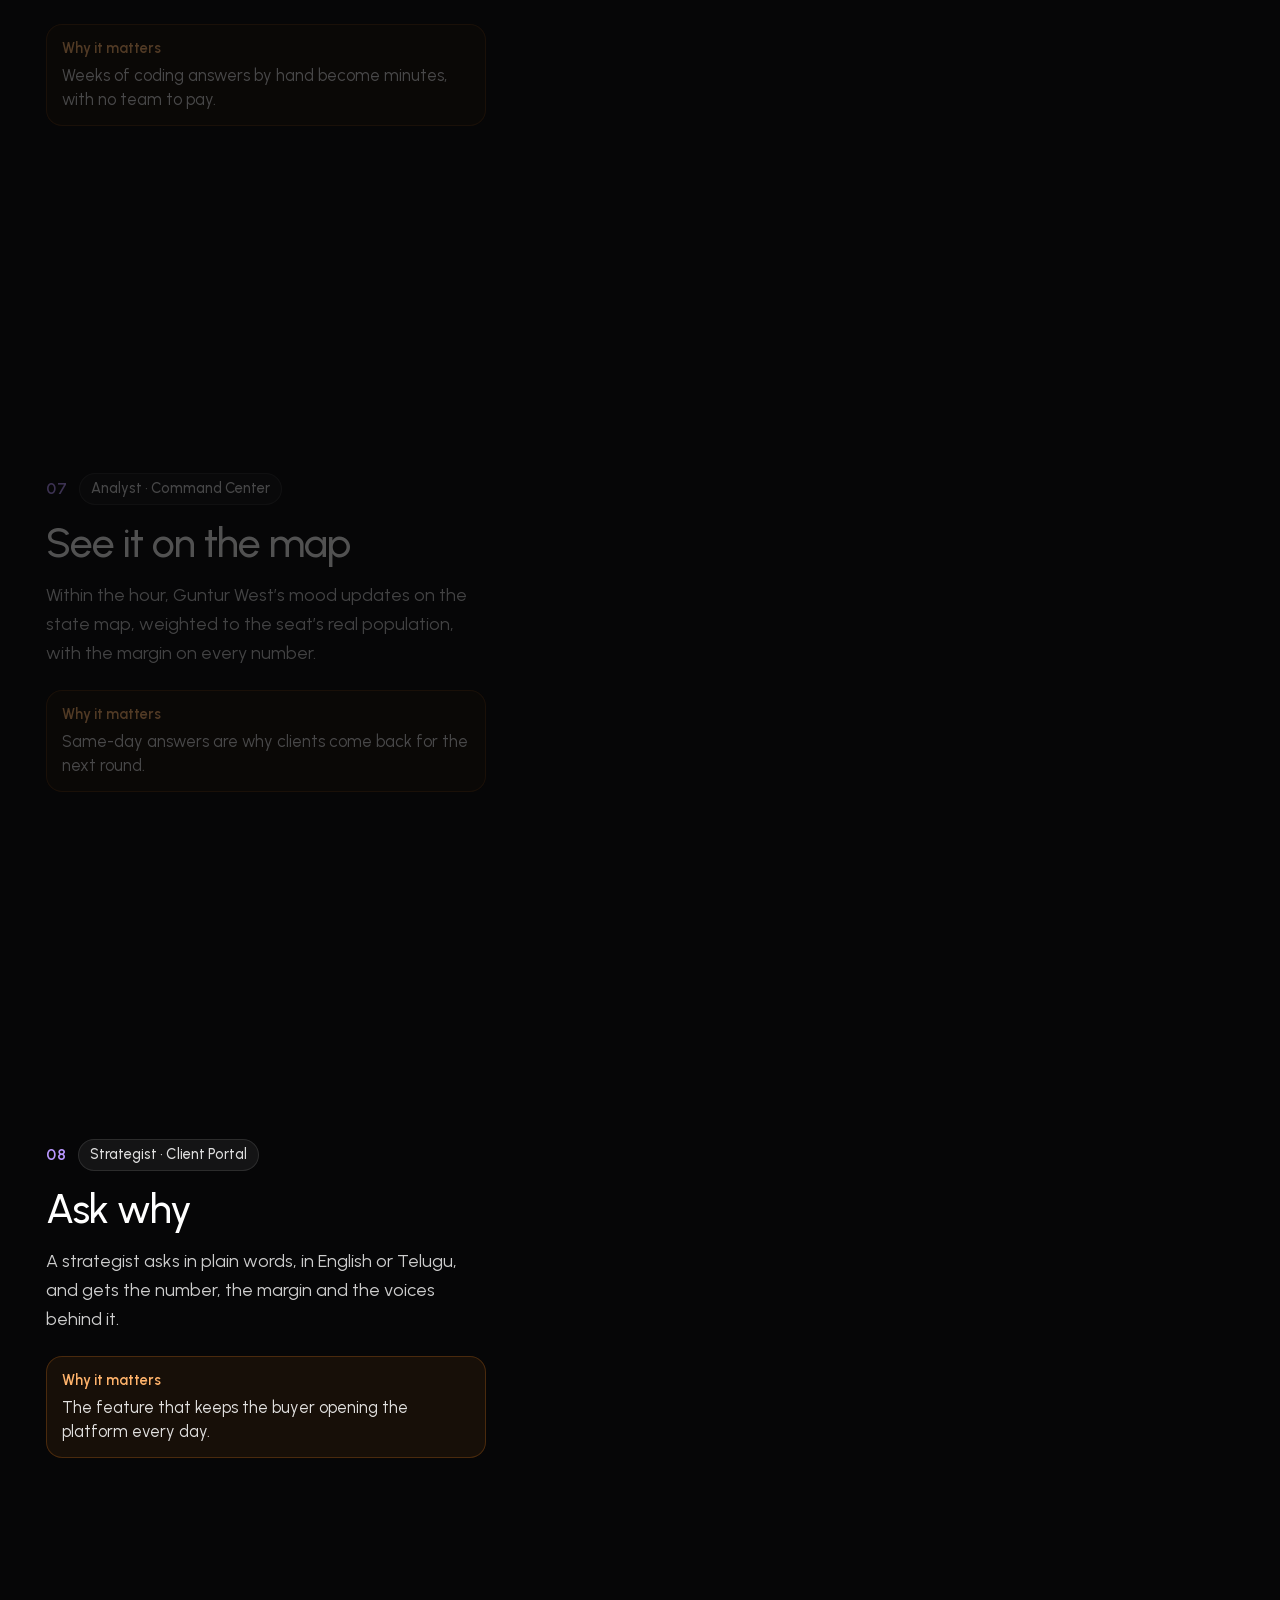
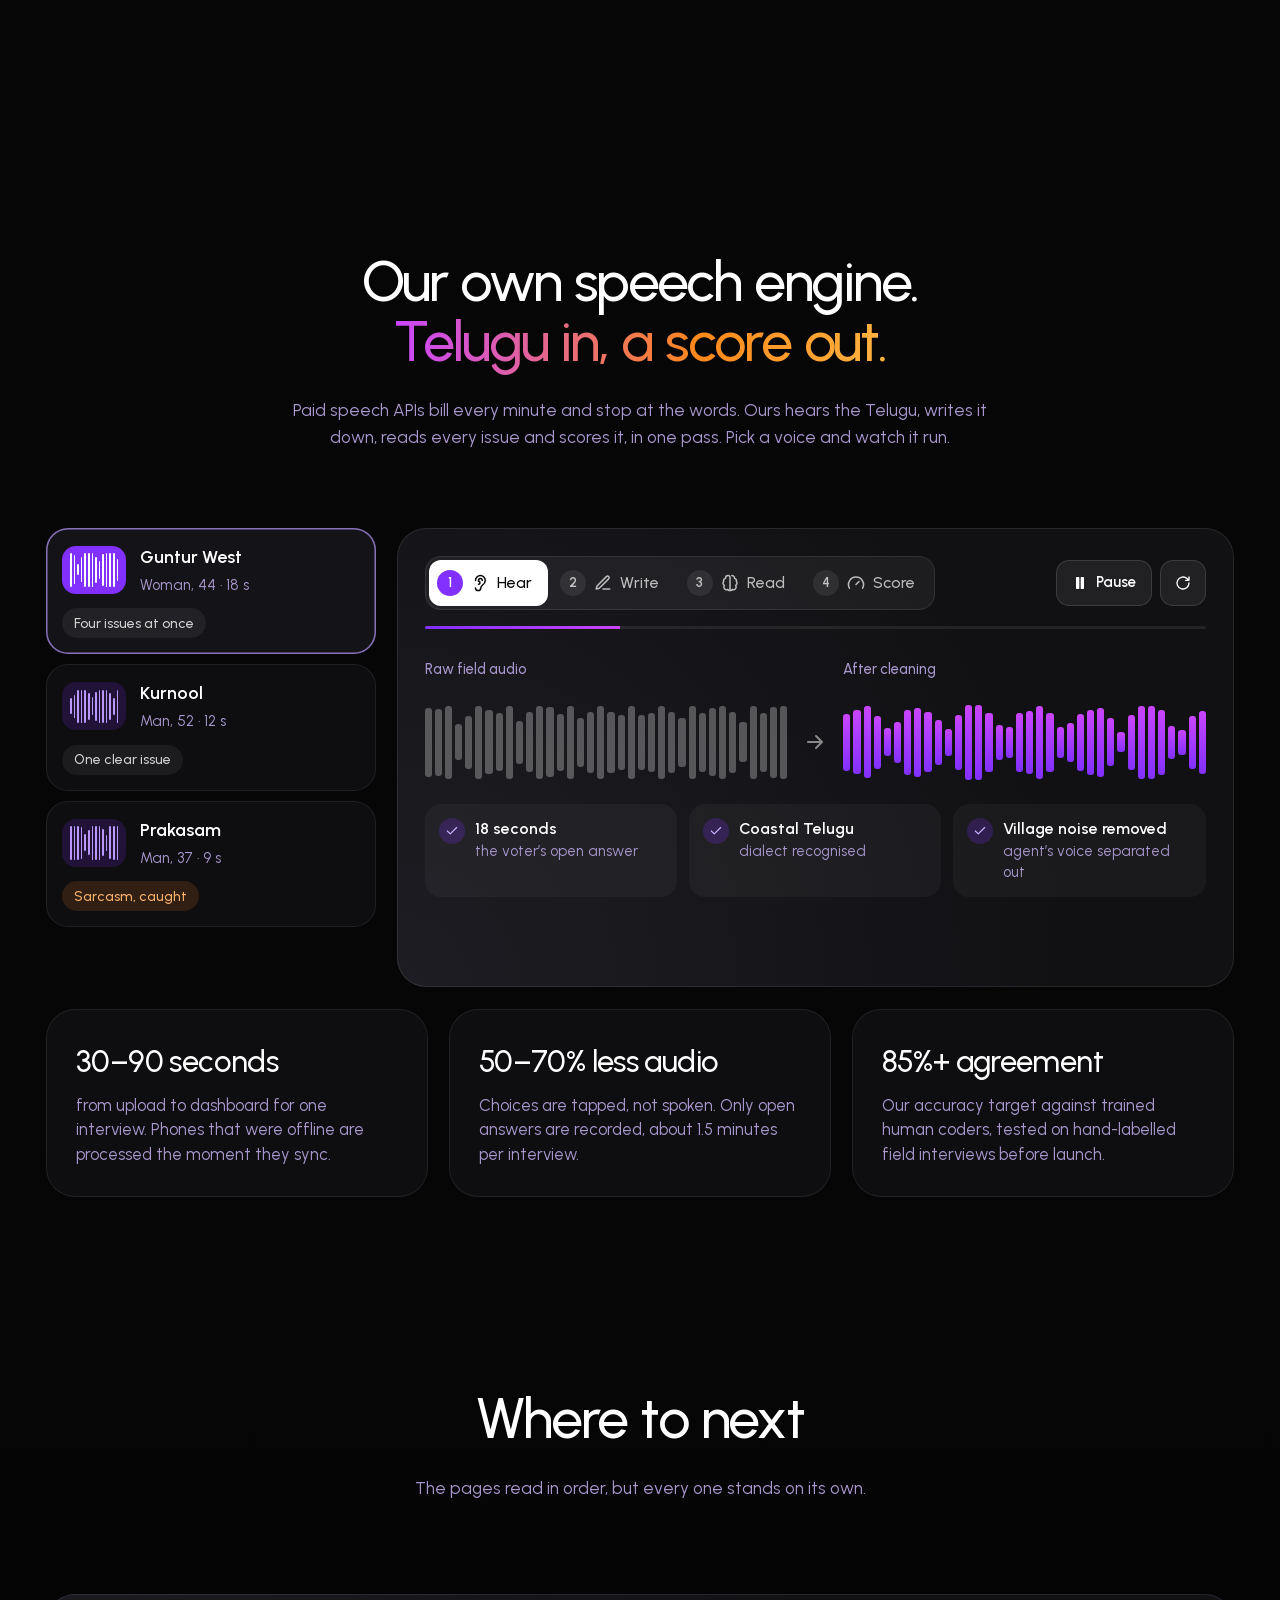
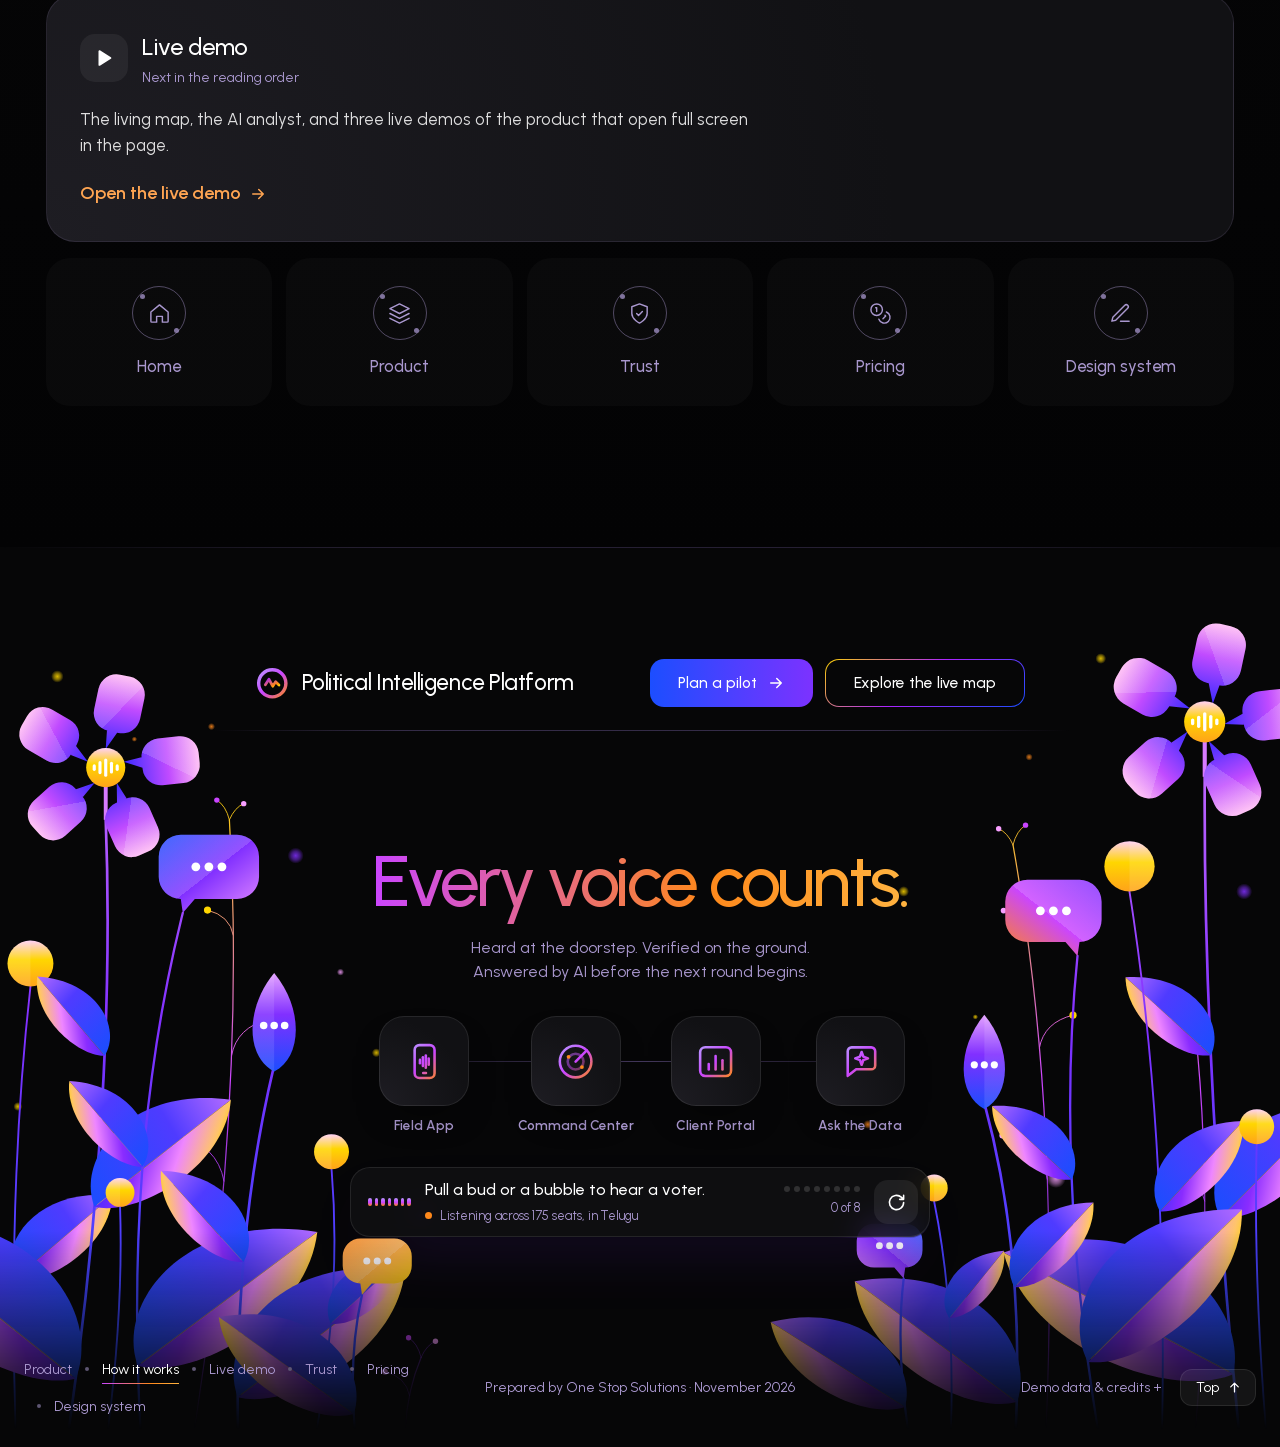
<file: how.html>
<!doctype html>
<html lang="en">
<head>
<meta charset="utf-8">
<meta name="viewport" content="width=device-width, initial-scale=1">
<title>How it works · Political Intelligence Platform</title>
<meta name="description" content="How the Political Intelligence Platform works: one interview followed through eight steps from a doorstep in Guntur West to a strategist’s phone, and an interactive look inside our own Telugu speech engine.">
<meta name="theme-color" content="#030304">
<!--seo-->
<link rel="canonical" href="https://pi.onestop-solutions.in/how">
<meta name="robots" content="index, follow, max-image-preview:large">
<meta name="author" content="One Stop Solutions">
<meta name="format-detection" content="telephone=no">
<link rel="icon" href="favicon.ico" sizes="48x48">
<link rel="icon" href="favicon.svg" type="image/svg+xml">
<link rel="apple-touch-icon" href="icons/apple-touch-icon.png">
<link rel="manifest" href="site.webmanifest">
<meta name="apple-mobile-web-app-title" content="Political Intel">
<meta property="og:type" content="website">
<meta property="og:site_name" content="Political Intelligence Platform">
<meta property="og:locale" content="en_IN">
<meta property="og:url" content="https://pi.onestop-solutions.in/how">
<meta property="og:title" content="How it works · Political Intelligence Platform">
<meta property="og:description" content="How the Political Intelligence Platform works: one interview followed through eight steps from a doorstep in Guntur West to a strategist’s phone, and an interactive look inside our own Telugu speech engine.">
<meta property="og:image" content="https://pi.onestop-solutions.in/share.jpg">
<meta property="og:image:secure_url" content="https://pi.onestop-solutions.in/share.jpg">
<meta property="og:image:type" content="image/jpeg">
<meta property="og:image:width" content="1200">
<meta property="og:image:height" content="630">
<meta property="og:image:alt" content="Political Intelligence Platform: political intelligence and AI sentiment analysis. 175 seats, 28 districts, every interview verified, our own Telugu speech engine, AI analyst.">
<meta name="twitter:card" content="summary_large_image">
<meta name="twitter:title" content="How it works · Political Intelligence Platform">
<meta name="twitter:description" content="How the Political Intelligence Platform works: one interview followed through eight steps from a doorstep in Guntur West to a strategist’s phone, and an interactive look inside our own Telugu speech engine.">
<meta name="twitter:image" content="https://pi.onestop-solutions.in/share.jpg">
<meta name="twitter:image:alt" content="Political Intelligence Platform: political intelligence and AI sentiment analysis. 175 seats, 28 districts, every interview verified, our own Telugu speech engine, AI analyst.">
<!--/seo-->

<!--fonts-->
<link rel="preload" href="fonts/urbanist-latin.woff2" as="font" type="font/woff2" crossorigin>
<style>@font-face{font-family:'Urbanist';font-style:normal;font-weight:400 800;font-display:swap;src:url(fonts/urbanist-latin-ext.woff2) format('woff2');unicode-range:U+0100-02BA, U+02BD-02C5, U+02C7-02CC, U+02CE-02D7, U+02DD-02FF, U+0304, U+0308, U+0329, U+1D00-1DBF, U+1E00-1E9F, U+1EF2-1EFF, U+2020, U+20A0-20AB, U+20AD-20C4, U+2113, U+2C60-2C7F, U+A720-A7FF}@font-face{font-family:'Urbanist';font-style:normal;font-weight:400 800;font-display:swap;src:url(fonts/urbanist-latin.woff2) format('woff2');unicode-range:U+0000-00FF, U+0131, U+0152-0153, U+02BB-02BC, U+02C6, U+02DA, U+02DC, U+0304, U+0308, U+0329, U+2000-206F, U+20AC, U+2122, U+2191, U+2193, U+2212, U+2215, U+FEFF, U+FFFD}</style>
<link rel="preconnect" href="https://fonts.googleapis.com">
<link rel="preconnect" href="https://fonts.gstatic.com" crossorigin>
<link href="https://fonts.googleapis.com/css2?family=Noto+Sans+Telugu:wght@400;500;600&display=swap" rel="stylesheet" media="print" onload="this.media='all'">
<noscript><link href="https://fonts.googleapis.com/css2?family=Noto+Sans+Telugu:wght@400;500;600&display=swap" rel="stylesheet"></noscript>
<!--/fonts-->
<link rel="stylesheet" href="styles.css">
<link rel="stylesheet" href="refresh.css">
<link rel="stylesheet" href="pages.css">
<link rel="stylesheet" href="motion.css">
<link rel="stylesheet" href="footer.css">
<link rel="stylesheet" href="how.css">
<script>document.documentElement.classList.add('js');(function(d){var h=d.documentElement,go=function(){h.classList.add('fonts-in')};setTimeout(go,300);if(d.fonts&&d.fonts.load)d.fonts.load('500 1em Urbanist').then(go,go)})(document)</script>

<!--pl-css-->
<style>
.ldr{display:none}
.ldr-on .ldr{position:fixed;inset:0;z-index:2147483000;display:grid;place-items:center;background:#060607;color:#fff;font-family:Urbanist,Arial,sans-serif;transition:opacity .55s cubic-bezier(.22,1,.36,1),visibility 0s linear .55s}
.ldr-on{overflow:hidden}
.ldr::before{content:"";position:absolute;left:50%;top:50%;width:520px;height:520px;margin:-260px 0 0 -260px;border-radius:50%;background:radial-gradient(closest-side,rgba(129,48,255,.30),rgba(172,36,255,.10) 55%,transparent);filter:blur(20px);animation:ldr-breathe 2.4s ease-in-out infinite alternate}
.ldr-in{position:relative;display:flex;flex-direction:column;align-items:center;gap:18px;transition:transform .55s cubic-bezier(.22,1,.36,1)}
.ldr svg{width:64px;height:64px;overflow:visible}
.ldr .ldr-c{stroke-dasharray:80;stroke-dashoffset:80;animation:ldr-draw .9s cubic-bezier(.65,0,.35,1) .05s forwards}
.ldr .ldr-p{stroke-dasharray:24;stroke-dashoffset:24;animation:ldr-draw .6s cubic-bezier(.65,0,.35,1) .55s forwards}
.ldr-w{font-size:17px;font-weight:600;letter-spacing:.02em;text-align:center;opacity:0;transform:translateY(8px);animation:ldr-up .6s cubic-bezier(.22,1,.36,1) .35s forwards}
.ldr-w small{display:block;margin-top:4px;font-size:13px;font-weight:500;letter-spacing:.08em;text-transform:uppercase;color:rgba(255,255,255,.56)}
.ldr-t{width:168px;height:2px;border-radius:2px;background:rgba(255,255,255,.10);overflow:hidden;opacity:0;animation:ldr-up .4s ease .5s forwards}
.ldr-b{display:block;height:100%;transform-origin:0 50%;transform:scaleX(.04);background:linear-gradient(90deg,#2ba7ff,#ca45ff 50%,#fe881b);animation:ldr-load 2.2s cubic-bezier(.1,.7,.2,1) .5s forwards}
.ldr.done .ldr-b{animation:none;transform:scaleX(1);transition:transform .3s ease-out}
.ldr.out{opacity:0;visibility:hidden}
.ldr.out .ldr-in{transform:scale(.97)}
.ldr-on .hero .h-ln,.ldr-on .hero .lead,.ldr-on .hero .hero-cta,.ldr-on .hz,.ldr-on .hero-stage,.ldr-on .ph-in>*{animation-play-state:paused!important}
@keyframes ldr-draw{to{stroke-dashoffset:0}}
@keyframes ldr-up{to{opacity:1;transform:none}}
@keyframes ldr-load{to{transform:scaleX(.86)}}
@keyframes ldr-breathe{from{opacity:.7;transform:scale(.94)}to{opacity:1;transform:scale(1.04)}}
@media (prefers-reduced-motion:reduce){.ldr *,.ldr::before{animation:none!important}.ldr .ldr-c,.ldr .ldr-p{stroke-dashoffset:0}.ldr-w,.ldr-t{opacity:1;transform:none}.ldr-b{transform:scaleX(.5)}}
</style>
<script>(function(h){try{if(sessionStorage.getItem('pi-ldr'))return}catch(e){}h.classList.add('ldr-on')})(document.documentElement)</script>
<!--/pl-css-->
</head>
<body>
<!--pl-->
<div class="ldr" id="ldr" role="status" aria-live="polite" aria-label="Loading Political Intelligence Platform"><div class="ldr-in">
<svg viewBox="0 0 32 32" aria-hidden="true"><defs><linearGradient id="ldrB" x1="0" y1="0" x2="1" y2="1"><stop offset="0" stop-color="#b997ff"/><stop offset=".5" stop-color="#ca45ff"/><stop offset="1" stop-color="#fe881b"/></linearGradient><linearGradient id="ldrW" x1="0" y1="0" x2="1" y2="1"><stop offset="0" stop-color="#ac24ff"/><stop offset=".73" stop-color="#fe881b"/><stop offset="1" stop-color="#ffd600"/></linearGradient></defs><circle class="ldr-c" cx="16" cy="16" r="12.6" fill="none" stroke="url(#ldrB)" stroke-width="3.2" transform="rotate(-90 16 16)"/><path class="ldr-p" d="M9.6 17.4l3.3-5.1 3.5 6.4 2.7-4.1 3.1 3" fill="none" stroke="url(#ldrW)" stroke-width="2.6" stroke-linecap="round" stroke-linejoin="round"/></svg>
<div class="ldr-w">Political Intelligence Platform<small>One Stop Solutions</small></div>
<div class="ldr-t"><i class="ldr-b"></i></div>
</div></div>
<script>(function(){var d=document,h=d.documentElement,el=d.getElementById('ldr');if(!el)return;if(!h.classList.contains('ldr-on')){el.remove();return}
var t0=performance.now(),rm=matchMedia('(prefers-reduced-motion: reduce)').matches,MIN=rm?250:1150,MAX=2600,gone=false;
function finish(){if(gone)return;gone=true;try{sessionStorage.setItem('pi-ldr','1')}catch(e){}
var wait=Math.max(0,MIN-(performance.now()-t0));setTimeout(function(){el.classList.add('done');setTimeout(function(){el.classList.add('out');h.classList.remove('ldr-on');setTimeout(function(){el.remove()},650)},rm?0:260)},wait)}
function ready(){var f=d.fonts&&d.fonts.ready?d.fonts.ready:Promise.resolve();f.then(finish,finish)}
if(d.readyState!=='loading')ready();else d.addEventListener('DOMContentLoaded',ready,{once:true});addEventListener('load',finish,{once:true});setTimeout(finish,MAX)})()</script>
<!--/pl-->

<a class="skip" href="#main">Skip to content</a>

<!-- ICONS -->
<svg width="0" height="0" style="position:absolute" aria-hidden="true" focusable="false">
  <defs>
    <linearGradient id="gBrand" x1="0" y1="0" x2="1" y2="1"><stop offset="0" stop-color="#b997ff"/><stop offset=".5" stop-color="#ca45ff"/><stop offset="1" stop-color="#fe881b"/></linearGradient>
    <linearGradient id="gWarm" x1="0" y1="0" x2="1" y2="1"><stop offset="0" stop-color="#ac24ff"/><stop offset=".73" stop-color="#fe881b"/><stop offset="1" stop-color="#ffd600"/></linearGradient>
    <linearGradient id="gIcon" gradientUnits="userSpaceOnUse" x1="3" y1="3" x2="21" y2="21"><stop offset="0" stop-color="#b997ff"/><stop offset=".5" stop-color="#ca45ff"/><stop offset="1" stop-color="#fe881b"/></linearGradient>
    <linearGradient id="gRing" x1="0" y1="0" x2="1" y2="1"><stop offset="0" stop-color="#1b4dfe"/><stop offset=".45" stop-color="#ac24ff"/><stop offset=".75" stop-color="#fe881b"/><stop offset="1" stop-color="#ffd600"/></linearGradient>
  </defs>
  <symbol id="ring" viewBox="0 0 48 48"><circle cx="24" cy="24" r="20" fill="none" stroke="url(#gRing)" stroke-width="3.4"/></symbol>
  <symbol id="logo" viewBox="0 0 32 32"><circle cx="16" cy="16" r="12.6" fill="none" stroke="url(#gBrand)" stroke-width="3.2"/><path d="M9.6 17.4l3.3-5.1 3.5 6.4 2.7-4.1 3.1 3" fill="none" stroke="url(#gWarm)" stroke-width="2.6" stroke-linecap="round" stroke-linejoin="round"/></symbol>
  <g fill="none" stroke="currentColor" stroke-width="2" stroke-linecap="round" stroke-linejoin="round">
    <symbol id="i-users" viewBox="0 0 24 24"><path d="M16 21v-2a4 4 0 0 0-4-4H6a4 4 0 0 0-4 4v2"/><circle cx="9" cy="7" r="4"/><path d="M22 21v-2a4 4 0 0 0-3-3.87M16 3.13a4 4 0 0 1 0 7.75"/></symbol>
    <symbol id="i-user" viewBox="0 0 24 24"><circle cx="12" cy="8" r="4"/><path d="M4 21v-1a6 6 0 0 1 6-6h4a6 6 0 0 1 6 6v1"/></symbol>
    <symbol id="i-pin" viewBox="0 0 24 24"><path d="M20 10c0 6-8 12-8 12S4 16 4 10a8 8 0 0 1 16 0z"/><circle cx="12" cy="10" r="3"/></symbol>
    <symbol id="i-layers" viewBox="0 0 24 24"><path d="M12 2 2 7l10 5 10-5-10-5z"/><path d="m2 17 10 5 10-5M2 12l10 5 10-5"/></symbol>
    <symbol id="i-mic" viewBox="0 0 24 24"><rect x="9" y="2" width="6" height="12" rx="3"/><path d="M19 10v1a7 7 0 0 1-14 0v-1M12 18v4"/></symbol>
    <symbol id="i-shield" viewBox="0 0 24 24"><path d="M12 22s8-4 8-10V5l-8-3-8 3v7c0 6 8 10 8 10z"/><path d="m9 12 2 2 4-4"/></symbol>
    <symbol id="i-bars" viewBox="0 0 24 24"><path d="M3 21h18M7 17v-6M12 17V5M17 17v-9"/></symbol>
    <symbol id="i-spark" viewBox="0 0 24 24"><path d="M12 3l1.8 5.2L19 10l-5.2 1.8L12 17l-1.8-5.2L5 10l5.2-1.8z"/><path d="M19 15l.8 2.2L22 18l-2.2.8L19 21l-.8-2.2L16 18l2.2-.8z"/></symbol>
    <symbol id="i-search" viewBox="0 0 24 24"><circle cx="11" cy="11" r="7"/><path d="m21 21-4.3-4.3"/></symbol>
    <symbol id="i-bell" viewBox="0 0 24 24"><path d="M6 8a6 6 0 0 1 12 0c0 7 3 9 3 9H3s3-2 3-9M10.3 21a1.9 1.9 0 0 0 3.4 0"/></symbol>
    <symbol id="i-cal" viewBox="0 0 24 24"><rect x="3" y="4" width="18" height="18" rx="3"/><path d="M16 2v4M8 2v4M3 10h18"/></symbol>
    <symbol id="i-swap" viewBox="0 0 24 24"><path d="M7 4 3 8l4 4M3 8h14M17 20l4-4-4-4M21 16H7"/></symbol>
    <symbol id="i-download" viewBox="0 0 24 24"><path d="M21 15v4a2 2 0 0 1-2 2H5a2 2 0 0 1-2-2v-4M7 10l5 5 5-5M12 15V3"/></symbol>
    <symbol id="i-plus" viewBox="0 0 24 24"><path d="M12 5v14M5 12h14"/></symbol>
    <symbol id="i-check" viewBox="0 0 24 24"><path d="M20 6 9 17l-5-5"/></symbol>
    <symbol id="i-checkc" viewBox="0 0 24 24"><circle cx="12" cy="12" r="10"/><path d="m8 12 3 3 5-6"/></symbol>
    <symbol id="i-x" viewBox="0 0 24 24"><path d="M18 6 6 18M6 6l12 12"/></symbol>
    <symbol id="i-xc" viewBox="0 0 24 24"><circle cx="12" cy="12" r="10"/><path d="m15 9-6 6M9 9l6 6"/></symbol>
    <symbol id="i-minus" viewBox="0 0 24 24"><path d="M5 12h14"/></symbol>
    <symbol id="i-phone" viewBox="0 0 24 24"><rect x="6" y="2" width="12" height="20" rx="3"/><path d="M11 18h2"/></symbol>
    <symbol id="i-cloud" viewBox="0 0 24 24"><path d="M17.5 19H7a5 5 0 1 1 1-9.9A6 6 0 0 1 19.5 11 4 4 0 0 1 17.5 19z"/></symbol>
    <symbol id="i-wave" viewBox="0 0 24 24"><path d="M2 12h2M6 8v8M10 4v16M14 7v10M18 10v4M22 12h-2"/></symbol>
    <symbol id="i-brain" viewBox="0 0 24 24"><path d="M9.5 2A3.5 3.5 0 0 0 6 5.5v.3A3.5 3.5 0 0 0 3.5 10a3.5 3.5 0 0 0 1 5.3A3.5 3.5 0 0 0 9 20.5 2.5 2.5 0 0 0 12 22V4.5A2.5 2.5 0 0 0 9.5 2zM14.5 2A3.5 3.5 0 0 1 18 5.5v.3a3.5 3.5 0 0 1 2.5 4.2 3.5 3.5 0 0 1-1 5.3 3.5 3.5 0 0 1-4.5 5.2A2.5 2.5 0 0 1 12 22"/></symbol>
    <symbol id="i-chat" viewBox="0 0 24 24"><path d="M21 15a2 2 0 0 1-2 2H7l-4 4V5a2 2 0 0 1 2-2h14a2 2 0 0 1 2 2z"/></symbol>
    <symbol id="i-target" viewBox="0 0 24 24"><circle cx="12" cy="12" r="10"/><circle cx="12" cy="12" r="6"/><circle cx="12" cy="12" r="2"/></symbol>
    <symbol id="i-crown" viewBox="0 0 24 24"><path d="m2 7 5 5 5-8 5 8 5-5-2 12H4z"/></symbol>
    <symbol id="i-clip" viewBox="0 0 24 24"><rect x="8" y="2" width="8" height="4" rx="1"/><path d="M16 4h2a2 2 0 0 1 2 2v14a2 2 0 0 1-2 2H6a2 2 0 0 1-2-2V6a2 2 0 0 1 2-2h2M9 12h6M9 16h4"/></symbol>
    <symbol id="i-eye" viewBox="0 0 24 24"><path d="M2 12s3.5-7 10-7 10 7 10 7-3.5 7-10 7S2 12 2 12z"/><circle cx="12" cy="12" r="3"/></symbol>
    <symbol id="i-alert" viewBox="0 0 24 24"><path d="M10.3 3.9 1.8 18a2 2 0 0 0 1.7 3h17a2 2 0 0 0 1.7-3L13.7 3.9a2 2 0 0 0-3.4 0zM12 9v4M12 17h.01"/></symbol>
    <symbol id="i-lock" viewBox="0 0 24 24"><rect x="3" y="11" width="18" height="11" rx="2"/><path d="M7 11V7a5 5 0 0 1 10 0v4"/></symbol>
    <symbol id="i-server" viewBox="0 0 24 24"><rect x="2" y="3" width="20" height="8" rx="2"/><rect x="2" y="13" width="20" height="8" rx="2"/><path d="M6 7h.01M6 17h.01"/></symbol>
    <symbol id="i-db" viewBox="0 0 24 24"><ellipse cx="12" cy="5" rx="9" ry="3"/><path d="M3 5v14c0 1.7 4 3 9 3s9-1.3 9-3V5M3 12c0 1.7 4 3 9 3s9-1.3 9-3"/></symbol>
    <symbol id="i-code" viewBox="0 0 24 24"><path d="m16 18 6-6-6-6M8 6l-6 6 6 6"/></symbol>
    <symbol id="i-pen" viewBox="0 0 24 24"><path d="M12 20h9M16.5 3.5a2.1 2.1 0 0 1 3 3L7 19l-4 1 1-4z"/></symbol>
    <symbol id="i-cpu" viewBox="0 0 24 24"><rect x="5" y="5" width="14" height="14" rx="2"/><rect x="9" y="9" width="6" height="6"/><path d="M9 1v4M15 1v4M9 19v4M15 19v4M1 9h4M1 15h4M19 9h4M19 15h4"/></symbol>
    <symbol id="i-rocket" viewBox="0 0 24 24"><path d="M4.5 16.5c-1.5 1.3-2 5-2 5s3.7-.5 5-2c.7-.8.7-2.1-.1-2.9a2.2 2.2 0 0 0-2.9-.1zM12 15l-3-3a22 22 0 0 1 2-3.9A12.9 12.9 0 0 1 22 2c0 2.7-.8 7.5-6 11a22.4 22.4 0 0 1-4 2zM9 12H4s.5-3 2-4c1.6-1.1 5 0 5 0M12 15v5s3-.5 4-2c1.1-1.6 0-5 0-5"/></symbol>
    <symbol id="i-refresh" viewBox="0 0 24 24"><path d="M21 12a9 9 0 1 1-3-6.7L21 8M21 3v5h-5"/></symbol>
    <symbol id="i-wifioff" viewBox="0 0 24 24"><path d="m2 2 20 20M8.5 16.5a5 5 0 0 1 7 0M2 8.8a15 15 0 0 1 4.2-2.7M10.7 5.1A15 15 0 0 1 22 8.8M5 12.9a10 10 0 0 1 5.2-2.8M16.9 11a10 10 0 0 1 2.1 1.9M12 20h.01"/></symbol>
    <symbol id="i-file" viewBox="0 0 24 24"><path d="M14 2H6a2 2 0 0 0-2 2v16a2 2 0 0 0 2 2h12a2 2 0 0 0 2-2V8z"/><path d="M14 2v6h6M8 13h8M8 17h5"/></symbol>
    <symbol id="i-play" viewBox="0 0 24 24"><path d="M7 4.5v15l12-7.5z" fill="currentColor"/></symbol>
    <symbol id="i-pause" viewBox="0 0 24 24"><path d="M7 4h3v16H7zM14 4h3v16h-3z" fill="currentColor"/></symbol>
    <symbol id="i-arrow" viewBox="0 0 24 24"><path d="M5 12h14M13 6l6 6-6 6"/></symbol>
    <symbol id="i-send" viewBox="0 0 24 24"><path d="M22 2 11 13M22 2l-7 20-4-9-9-4z"/></symbol>
    <symbol id="i-trend" viewBox="0 0 24 24"><path d="m23 6-9.5 9.5-5-5L1 18"/><path d="M17 6h6v6"/></symbol>
    <symbol id="i-coins" viewBox="0 0 24 24"><circle cx="8" cy="8" r="6"/><path d="M18.1 10.4A6 6 0 1 1 10.3 18M7 6h1v4M16.7 13.9l.7.7-2.8 2.8"/></symbol>
    <symbol id="i-scale" viewBox="0 0 24 24"><path d="M12 3v18M5 7h14M5 7l-3 7a3.5 3.5 0 0 0 6 0zM19 7l-3 7a3.5 3.5 0 0 0 6 0zM8 21h8"/></symbol>
    <symbol id="i-flag" viewBox="0 0 24 24"><path d="M4 15s1-1 4-1 5 2 8 2 4-1 4-1V3s-1 1-4 1-5-2-8-2-4 1-4 1zM4 22v-7"/></symbol>
    <symbol id="i-globe" viewBox="0 0 24 24"><circle cx="12" cy="12" r="10"/><path d="M2 12h20M12 2a15 15 0 0 1 0 20 15 15 0 0 1 0-20z"/></symbol>
    <symbol id="i-brief" viewBox="0 0 24 24"><rect x="2" y="7" width="20" height="14" rx="2"/><path d="M16 21V5a2 2 0 0 0-2-2h-4a2 2 0 0 0-2 2v16"/></symbol>
    <symbol id="i-drop" viewBox="0 0 24 24"><path d="M12 2.7s7 7.3 7 12.3a7 7 0 0 1-14 0c0-5 7-12.3 7-12.3z"/></symbol>
    <symbol id="i-road" viewBox="0 0 24 24"><path d="M4 21 9 3M20 21 15 3M12 5v2M12 11v2M12 17v2"/></symbol>
    <symbol id="i-grad" viewBox="0 0 24 24"><path d="M22 10 12 5 2 10l10 5 10-5zM6 12v5c3 2 9 2 12 0v-5"/></symbol>
    <symbol id="i-heart" viewBox="0 0 24 24"><path d="M20.8 4.6a5.5 5.5 0 0 0-7.8 0L12 5.7l-1-1.1a5.5 5.5 0 0 0-7.8 7.8L12 21l8.8-8.6a5.5 5.5 0 0 0 0-7.8z"/></symbol>
    <symbol id="i-gauge" viewBox="0 0 24 24"><path d="M12 14l4-4M3.3 19a10 10 0 1 1 17.4 0"/></symbol>
    <symbol id="i-finger" viewBox="0 0 24 24"><path d="M12 10a2 2 0 0 0-2 2c0 3 .5 6 2 9M8.2 7A6 6 0 0 1 18 12c0 2.3-.3 4.6-1 7M6 12a6 6 0 0 1 .4-2.1M6 16c.4 2 1 3.7 2 5M15.5 13c0 3-.5 5.5-1.5 8M3 12a9 9 0 0 1 15-6.7M20.5 9.5c.3.8.5 1.6.5 2.5"/></symbol>
    <symbol id="i-bolt" viewBox="0 0 24 24"><path d="M13 2 3 14h9l-1 8 10-12h-9z"/></symbol>
    <symbol id="i-menu" viewBox="0 0 24 24"><path d="M4 7h16M4 12h16M4 17h16"/></symbol>
    <symbol id="i-trash" viewBox="0 0 24 24"><path d="M3 6h18M8 6V4a2 2 0 0 1 2-2h4a2 2 0 0 1 2 2v2M19 6l-1 14a2 2 0 0 1-2 2H8a2 2 0 0 1-2-2L5 6"/></symbol>
    <symbol id="i-laptop" viewBox="0 0 24 24"><rect x="4" y="4" width="16" height="11" rx="2"/><path d="M2 20h20"/></symbol>
    <symbol id="i-headset" viewBox="0 0 24 24"><path d="M3 14v-2a9 9 0 0 1 18 0v2"/><rect x="2" y="14" width="5" height="7" rx="2"/><rect x="17" y="14" width="5" height="7" rx="2"/></symbol>
    <symbol id="i-test" viewBox="0 0 24 24"><path d="M9 2h6M10 2v6L4 19a2 2 0 0 0 1.8 3h12.4A2 2 0 0 0 20 19L14 8V2M7 14h10"/></symbol>
    <symbol id="i-chev" viewBox="0 0 24 24"><path d="m6 9 6 6 6-6"/></symbol>
    <symbol id="i-map" viewBox="0 0 24 24"><path d="M9 4 3 6v14l6-2 6 2 6-2V4l-6 2-6-2zM9 4v14M15 6v14"/></symbol>
    <symbol id="i-sun" viewBox="0 0 24 24"><circle cx="12" cy="12" r="4"/><path d="M12 2v2M12 20v2M4.9 4.9l1.4 1.4M17.7 17.7l1.4 1.4M2 12h2M20 12h2M4.9 19.1l1.4-1.4M17.7 6.3l1.4-1.4"/></symbol>
    <symbol id="i-hand" viewBox="0 0 24 24"><path d="M18 11V6a2 2 0 0 0-4 0M14 10V4a2 2 0 0 0-4 0v2M10 10.5V6a2 2 0 0 0-4 0v8M18 8a2 2 0 1 1 4 0v6a8 8 0 0 1-8 8h-2c-2.8 0-4.5-.9-6-2.4l-3.6-3.6a2 2 0 0 1 2.8-2.8L7 15"/></symbol>
    <symbol id="i-clock" viewBox="0 0 24 24"><circle cx="12" cy="12" r="10"/><path d="M12 6v6l4 2"/></symbol>
    <symbol id="i-filter" viewBox="0 0 24 24"><path d="M22 3H2l8 9.5V19l4 2v-8.5z"/></symbol>
    <symbol id="i-more" viewBox="0 0 24 24"><circle cx="5" cy="12" r="1"/><circle cx="12" cy="12" r="1"/><circle cx="19" cy="12" r="1"/></symbol>
    <symbol id="i-leaf" viewBox="0 0 24 24"><path d="M11 20A7 7 0 0 1 9.8 6.1C15.5 5 17 4.5 19 2c1 2 2 4.2 2 8 0 5.5-4.8 10-10 10z"/><path d="M2 21c0-3 1.9-5.4 5.1-6"/></symbol>
    <symbol id="i-tag" viewBox="0 0 24 24"><path d="M20.6 13.4 13.4 20.6a2 2 0 0 1-2.8 0L2 12V2h10l8.6 8.6a2 2 0 0 1 0 2.8z"/><path d="M7 7h.01"/></symbol>
    <symbol id="i-car" viewBox="0 0 24 24"><path d="M5 17H3v-5l2-5h14l2 5v5h-2M5 12h14"/><circle cx="7.5" cy="17" r="2"/><circle cx="16.5" cy="17" r="2"/></symbol>
    <symbol id="i-route" viewBox="0 0 24 24"><circle cx="6" cy="19" r="3"/><circle cx="18" cy="5" r="3"/><path d="M9 19h8.5a3.5 3.5 0 0 0 0-7h-11a3.5 3.5 0 0 1 0-7H15"/></symbol>
    <symbol id="i-ear" viewBox="0 0 24 24"><path d="M6 8.5a6.5 6.5 0 1 1 13 0c0 6-6 6-6 10a3.5 3.5 0 1 1-7 0M15 8.5a2.5 2.5 0 0 0-5 0v1a2 2 0 1 1 0 4"/></symbol>
    <symbol id="i-compass" viewBox="0 0 24 24"><circle cx="12" cy="12" r="10"/><path d="m16.2 7.8-2.1 6.3-6.3 2.1 2.1-6.3z"/></symbol>
    <symbol id="i-sliders" viewBox="0 0 24 24"><path d="M4 21v-7M4 10V3M12 21v-9M12 8V3M20 21v-5M20 12V3M1 14h6M9 8h6M17 16h6"/></symbol>
    <symbol id="i-book" viewBox="0 0 24 24"><path d="M4 19.5A2.5 2.5 0 0 1 6.5 17H20V2H6.5A2.5 2.5 0 0 0 4 4.5v15zM4 19.5A2.5 2.5 0 0 0 6.5 22H20v-5"/></symbol>
    <symbol id="i-grid" viewBox="0 0 24 24"><rect x="3" y="3" width="7" height="7" rx="1.5"/><rect x="14" y="3" width="7" height="7" rx="1.5"/><rect x="3" y="14" width="7" height="7" rx="1.5"/><rect x="14" y="14" width="7" height="7" rx="1.5"/></symbol>
    <symbol id="i-share" viewBox="0 0 24 24"><circle cx="18" cy="5" r="3"/><circle cx="6" cy="12" r="3"/><circle cx="18" cy="19" r="3"/><path d="m8.6 13.5 6.8 4M15.4 6.5l-6.8 4"/></symbol>
    <symbol id="i-building" viewBox="0 0 24 24"><path d="M3 21h18M5 21V7l7-4 7 4v14M9 21v-4h6v4M9 10h.01M15 10h.01M9 14h.01M15 14h.01"/></symbol>
    <symbol id="i-home" viewBox="0 0 24 24"><path d="M3 10.5 12 3l9 7.5V20a1 1 0 0 1-1 1h-5v-6h-6v6H4a1 1 0 0 1-1-1z"/></symbol>
    <symbol id="i-key" viewBox="0 0 24 24"><circle cx="7.5" cy="15.5" r="4.5"/><path d="m10.7 12.3 9.8-9.8M16 7l3 3M19 4l2 2"/></symbol>
    <symbol id="i-sankey" viewBox="0 0 24 24"><path d="M3 5h4c5 0 5 7 10 7h4M3 19h4c5 0 5-7 10-7"/></symbol>
  </g>
</svg>

<!-- NAV -->
<nav class="nav" id="nav" aria-label="Main">
  <a class="brand" href="/" aria-label="Political Intelligence Platform, back to top">
    <svg aria-hidden="true"><use href="#logo"/></svg>
    <span class="brand-name">Political Intelligence Platform<small>Prepared by One Stop Solutions</small></span>
  </a>
  <ul class="nav-links" id="navLinks">
    <li><a href="/product">Product</a></li>
    <li><a href="/how">How it works</a></li>
    <li><a href="/demo">Live demo</a></li>
    <li><a href="/trust">Trust</a></li>
    <li><a href="/plan">Pricing</a></li>
  </ul>
  <a class="btn btn-primary" href="/plan#engage">Plan a pilot</a>
  <button class="nav-menu" id="navMenu" type="button" aria-label="Open menu" aria-expanded="false" aria-controls="navLinks"><svg aria-hidden="true"><use href="#i-menu"/></svg></button>
</nav>

<main id="main">
<!-- ============================== PAGE HEAD ============================== -->
<section class="ph hw-ph" id="top" aria-labelledby="ph-h">
  <div class="ph-sky" aria-hidden="true"></div>
  <div class="wrap ph-in">
    <p class="ph-crumb"><a href="/">Home</a> / How it works</p>
    <h1 class="display" id="ph-h">A voice at the door,<br><span class="grad">a number you can trust.</span></h1>
    <p class="lead">Follow one real interview from a doorstep in Guntur West to a strategist’s phone, then run a voice clip through our own Telugu speech engine and watch it become a score.</p>
    <nav class="ph-links" aria-label="On this page"><a href="#how"><svg aria-hidden="true"><use href="#i-route"/></svg>One interview, eight steps</a><a href="#engine"><svg aria-hidden="true"><use href="#i-ear"/></svg>Inside the speech engine</a></nav>
  </div>
  <div class="wrap">
    <ul class="hw-snap" aria-label="The journey at a glance">
      <li><b>8</b><span>steps from planning a round to answering a strategist</span></li>
      <li><b>4</b><span>of them run on their own, with no one touching the data</span></li>
      <li><b>30–90<small> s</small></b><span>from the agent tapping Save to the number on a dashboard</span></li>
      <li><b>₹0.04</b><span>a minute for our engine to listen, against ₹0.50–2 for paid APIs</span></li>
    </ul>
  </div>
</section>

<!-- ============================== ONE INTERVIEW, EIGHT STEPS ============================== -->
<section class="sec hw-howsec" id="how" aria-labelledby="how-h">
  <div class="wrap">
    <div class="head">
      <h2 class="h2" id="how-h">One interview, <span class="grad">doorstep to dashboard.</span></h2>
      <p class="lead">Ravi, a field agent, interviews one voter in Guntur West. Scroll to follow that single interview through all eight steps, and see why each one matters to the business.</p>
    </div>
    <div class="hw-story" id="hwStory">
      <ol class="hw-steps">
        <li class="hw-step" data-i="0" id="step-plan"><div class="hw-sm"><span class="hw-num">01</span><span class="hw-who">Admin · Command Center</span></div><h3>Plan the round</h3><p>An admin picks the seats, booths and quotas in an afternoon. The sample mirrors each seat by age, gender and area, so the results hold up in public.</p><p class="hw-why"><b>Why it matters</b>A round launches in hours, not weeks, so clients can afford to run more of them.</p></li>
        <li class="hw-step" data-i="1" id="step-collect"><div class="hw-sm"><span class="hw-num">02</span><span class="hw-who">Field agent · Field App</span></div><h3>Collect at the door</h3><p>Ravi reads the consent aloud, taps the answers and records three short voice answers. It all works with no signal at all.</p><p class="hw-why"><b>Why it matters</b>Choices are tapped, not spoken, which cuts the recorded audio, and its cost, by more than half.</p></li>
        <li class="hw-step" data-i="2" id="step-sync"><div class="hw-sm"><span class="hw-num">03</span><span class="hw-who hw-auto">Automatic</span></div><h3>Sync when signal returns</h3><p>The interview waits, encrypted, on the phone. The moment there is a network it uploads on its own to servers in India.</p><p class="hw-why"><b>Why it matters</b>Coverage never depends on the network, so every village counts.</p></li>
        <li class="hw-step" data-i="3" id="step-verify"><div class="hw-sm"><span class="hw-num">04</span><span class="hw-who hw-auto">Automatic · Fraud Shield</span></div><h3>Prove it really happened</h3><p>Nine checks run in seconds: the booth fence, the length, fake GPS, a voice heard before and more. Anything odd goes to a supervisor, never to a client.</p><p class="hw-why"><b>Why it matters</b>Clients pay only for verified interviews. Proof is what makes the data worth buying.</p></li>
        <li class="hw-step" data-i="4" id="step-hear"><div class="hw-sm"><span class="hw-num">05</span><span class="hw-who hw-auto">Automatic · speech engine</span></div><h3>Hear every word</h3><p>Our own engine writes down the voter’s Telugu word for word, with the English meaning beside it, even through village noise.</p><p class="hw-why"><b>Why it matters</b>About ₹0.04 a minute, against ₹0.50–2 for paid speech APIs, on every round.</p></li>
        <li class="hw-step" data-i="5" id="step-read"><div class="hw-sm"><span class="hw-num">06</span><span class="hw-who hw-auto">Automatic · AI analysis</span></div><h3>Understand every issue</h3><p>One voter can be angry about roads and happy about pensions. Each answer is scored per issue and per leader, with the emotion and the best quote.</p><p class="hw-why"><b>Why it matters</b>Weeks of coding answers by hand become minutes, with no team to pay.</p></li>
        <li class="hw-step" data-i="6" id="step-map"><div class="hw-sm"><span class="hw-num">07</span><span class="hw-who">Analyst · Command Center</span></div><h3>See it on the map</h3><p>Within the hour, Guntur West’s mood updates on the state map, weighted to the seat’s real population, with the margin on every number.</p><p class="hw-why"><b>Why it matters</b>Same-day answers are why clients come back for the next round.</p></li>
        <li class="hw-step" data-i="7" id="step-ask"><div class="hw-sm"><span class="hw-num">08</span><span class="hw-who">Strategist · Client Portal</span></div><h3>Ask why</h3><p>A strategist asks in plain words, in English or Telugu, and gets the number, the margin and the voices behind it.</p><p class="hw-why"><b>Why it matters</b>The feature that keeps the buyer opening the platform every day.</p></li>
      </ol>
      <div class="hw-stage" id="hwStage">
        <nav class="hw-rail" aria-label="Jump to a step"></nav>
        <div class="hw-screens" aria-hidden="true"></div>
      </div>
    </div>
  </div>
</section>

<!-- ============================== INSIDE THE SPEECH ENGINE ============================== -->
<section class="sec hw-engsec" id="engine" aria-labelledby="eng-h">
  <div class="wrap">
    <div class="head">
      <h2 class="h2" id="eng-h">Our own speech engine. <span class="grad">Telugu in, a score out.</span></h2>
      <p class="lead">Paid speech APIs bill every minute and stop at the words. Ours hears the Telugu, writes it down, reads every issue and scores it, in one pass. Pick a voice and watch it run.</p>
    </div>
    <div class="hw-lab" id="hwLab">
      <div class="hw-clips" role="radiogroup" aria-label="Pick a voice clip"></div>
      <div class="hw-run">
        <div class="hw-run-top">
          <div class="hw-tabs" role="tablist" aria-label="Engine stages"></div>
          <div class="hw-ctl">
            <button type="button" class="hw-play" aria-pressed="true"><svg aria-hidden="true"><use href="#i-pause"/></svg><span>Pause</span></button>
            <button type="button" class="hw-again" aria-label="Run this clip again"><svg aria-hidden="true"><use href="#i-refresh"/></svg></button>
          </div>
        </div>
        <div class="hw-prog" aria-hidden="true"><i></i></div>
        <div class="hw-panel" role="tabpanel" tabindex="0" aria-live="polite"></div>
      </div>
    </div>
    <ul class="hw-facts">
      <li class="rv"><b>30–90 seconds</b><span>from upload to dashboard for one interview. Phones that were offline are processed the moment they sync.</span></li>
      <li class="rv" style="--d:80ms"><b>50–70% less audio</b><span>Choices are tapped, not spoken. Only open answers are recorded, about 1.5 minutes per interview.</span></li>
      <li class="rv" style="--d:160ms"><b>85%+ agreement</b><span>Our accuracy target against trained human coders, tested on hand-labelled field interviews before launch.</span></li>
    </ul>
  </div>
</section>

<!-- ============================== WHERE TO NEXT ============================== -->
<section class="sec wn" id="next-up" aria-labelledby="wn-h" data-next></section>
</main>

<footer class="fg" id="footer">
  <div class="fg-garden" id="fgGarden" aria-hidden="true"></div>
  <div class="fg-in">
    <div class="fg-head">
      <div class="fg-top">
        <a class="fg-brand" href="/" aria-label="Political Intelligence Platform home"><svg aria-hidden="true"><use href="#logo"/></svg><span>Political Intelligence Platform</span></a>
        <div class="fg-cta"><a class="btn btn-primary btn-md" href="/plan#engage">Plan a pilot <svg aria-hidden="true"><use href="#i-arrow"/></svg></a><a class="btn btn-gradline btn-md" href="/demo#map">Explore the live map</a></div>
      </div>
      <span class="fg-rule" aria-hidden="true"></span>
    </div>
    <div class="fg-mid">
      <h2 class="fg-word"><span class="grad">Every voice counts.</span></h2>
      <p class="fg-sub">Heard at the doorstep. Verified on the ground. Answered by AI before the next round begins.</p>
      <nav class="fg-doors" aria-label="Open the product"><span class="fg-wire" aria-hidden="true"><i></i></span><a class="fg-door" href="/app?role=field#fieldapp" style="--i:0"><span class="fg-tile"><svg class="fg-gl" viewBox="0 0 24 24" aria-hidden="true" focusable="false"><rect x="6.2" y="2.4" width="11.6" height="19.2" rx="2.8"/><path class="g-b" style="--i:0" d="M9.3 11v2"/><path class="g-b" style="--i:1" d="M11 9.5v5"/><path class="g-b" style="--i:2" d="M12.7 8.4v7.2"/><path class="g-b" style="--i:3" d="M14.4 10.2v3.6"/><path d="M11.2 18.6h1.6"/></svg></span><span class="fg-dl"><b>Field App</b><i aria-hidden="true">Collect at the door &rarr;</i></span></a><a class="fg-door" href="/app" style="--i:1"><span class="fg-tile"><svg class="fg-gl" viewBox="0 0 24 24" aria-hidden="true" focusable="false"><circle cx="12" cy="12" r="9.2"/><circle cx="12" cy="12" r="4.6" opacity=".5"/><path class="g-sw" d="M12 12 18.5 5.5"/><circle class="g-dot" cx="15.7" cy="15.2" r="1.1"/><circle class="g-dot" cx="7.9" cy="9.2" r="1.1" style="animation-delay:-.9s"/></svg></span><span class="fg-dl"><b>Command Center</b><i aria-hidden="true">Run every round &rarr;</i></span></a><a class="fg-door" href="/portal" style="--i:2"><span class="fg-tile"><svg class="fg-gl" viewBox="0 0 24 24" aria-hidden="true" focusable="false"><rect x="3" y="3.6" width="18" height="16.8" rx="3"/><path class="g-b" style="--i:0" d="M8 16.6v-3.2"/><path class="g-b" style="--i:1" d="M12 16.6V8.8"/><path class="g-b" style="--i:2" d="M16 16.6v-5.4"/></svg></span><span class="fg-dl"><b>Client Portal</b><i aria-hidden="true">See the verdict &rarr;</i></span></a><a class="fg-door" href="/app#ai" style="--i:3"><span class="fg-tile"><svg class="fg-gl" viewBox="0 0 24 24" aria-hidden="true" focusable="false"><path d="M20.5 14.2a2.3 2.3 0 0 1-2.3 2.3H9.4l-4.9 3.8V6a2.3 2.3 0 0 1 2.3-2.3h11.4A2.3 2.3 0 0 1 20.5 6z"/><path class="g-sp" d="M12.6 6.4l1 2.7 2.7 1-2.7 1-1 2.7-1-2.7-2.7-1 2.7-1z"/></svg></span><span class="fg-dl"><b>Ask the Data</b><i aria-hidden="true">Ask in plain words &rarr;</i></span></a></nav>
      <div class="fg-voice" id="fgVoice">
        <span class="fg-vwave" aria-hidden="true"><i></i><i></i><i></i><i></i><i></i><i></i><i></i></span>
        <div class="fg-vb" aria-live="polite">
          <p class="fg-vq">Pull a bud or a bubble to hear a voter.</p>
          <p class="fg-vm"><span class="fg-vt" hidden></span><span class="fg-vwho"><i class="fg-live" aria-hidden="true"></i>Listening across 175 seats, in Telugu</span></p>
        </div>
        <div class="fg-vp" aria-hidden="true"><span class="fg-vpips"><i></i><i></i><i></i><i></i><i></i><i></i><i></i><i></i></span><span class="fg-vc">0 of 8</span></div>
        <button class="fg-vn" type="button" aria-label="Hear the next voice"><svg aria-hidden="true"><use href="#i-refresh"/></svg></button>
      </div>
    </div>
    <div class="fg-base">
      <nav class="fg-pages" aria-label="Pages"><a href="/product">Product</a><a href="/how">How it works</a><a href="/demo">Live demo</a><a href="/trust">Trust</a><a href="/plan">Pricing</a><a href="/design-system">Design system</a></nav>
      <p class="fg-made">Prepared by One Stop Solutions · November 2026</p>
      <div class="fg-fine">
        <details class="fg-cred">
          <summary>Demo data &amp; credits</summary>
          <div class="fg-pop">
            <p>All dashboard figures and voices shown are illustrative demo data.</p>
            <p>Map: Andhra Pradesh assembly constituencies (2008 delimitation); the district view groups seats into the 28 districts of 2026, approximately.</p>
            <p class="credits">Pictures: <a href="https://commons.wikimedia.org/wiki/File:Araku_Valley,_Visakhapatnam.jpg">“Araku Valley, Visakhapatnam”</a> by Maina Tudu, <a href="https://creativecommons.org/publicdomain/zero/1.0/deed.en">CC0</a>; <a href="https://commons.wikimedia.org/wiki/File:Ramakrishna_Beach_road_in_Visakhapatnam_(June_2019).jpg">“Ramakrishna Beach road in Visakhapatnam”</a> by iMahesh, <a href="https://creativecommons.org/licenses/by-sa/4.0">CC BY-SA 4.0</a>; <a href="https://commons.wikimedia.org/wiki/File:Godavari_river_at_Rajahmundry.jpg">“Godavari river at Rajahmundry”</a> by Radhika41, <a href="https://creativecommons.org/licenses/by/4.0">CC BY 4.0</a>; <a href="https://commons.wikimedia.org/wiki/File:Panorama_of_Vijayawada_City_Bus_Port.jpg">“Panorama of Vijayawada City Bus Port”</a> by IM3847, <a href="https://creativecommons.org/licenses/by-sa/4.0">CC BY-SA 4.0</a>; <a href="https://commons.wikimedia.org/wiki/File:Paddy_field_in_Andhra_Pradesh,_India.jpg">“Paddy field in Andhra Pradesh, India”</a> by Vedic.woman, <a href="https://creativecommons.org/licenses/by-sa/4.0">CC BY-SA 4.0</a>; <a href="https://commons.wikimedia.org/wiki/File:Queues_of_Indian_voters_-_Flickr_-_Al_Jazeera_English.jpg">“Queues of Indian voters”</a> by Al Jazeera English, <a href="https://creativecommons.org/licenses/by-sa/2.0">CC BY-SA 2.0</a>. All via Wikimedia Commons, resized.</p>
          </div>
        </details>
        <a class="fg-up" href="#">Top <svg aria-hidden="true"><use href="#i-arrow"/></svg></a>
      </div>
    </div>
  </div>
</footer>

<script src="vendor/gsap.min.js" defer></script>
<script src="data.js" defer></script>
<script src="core.js" defer></script>
<script src="pages.js" defer></script>
<script src="motion.js" defer></script>
<script src="sections.js" defer></script>
<script src="footer.js" defer></script>
<script src="how.js" defer></script>
</body>
</html>
</file>
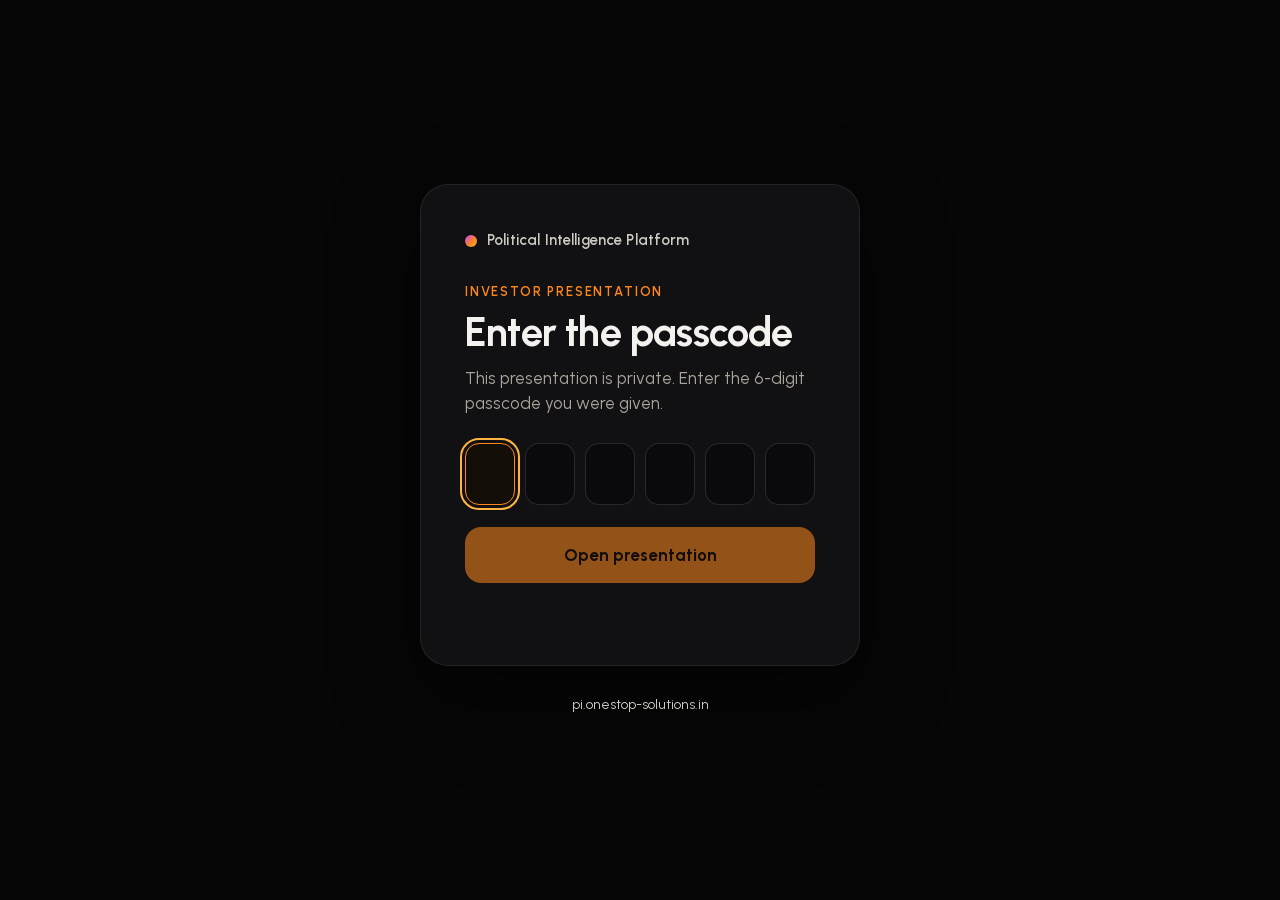
<file: pitch.html>
<!doctype html>
<html lang="en">
<head>
<meta charset="utf-8">
<meta name="viewport" content="width=device-width, initial-scale=1, viewport-fit=cover">
<title>Investor presentation · Political Intelligence Platform</title>
<meta name="description" content="Investor presentation for the Political Intelligence Platform: the problem with election surveys, the product, what it saves customers, how it makes money, what it costs to run, the technology, the risks and the roadmap. Every price and volume can be edited.">
<meta name="theme-color" content="#060607">
<!--seo-->
<link rel="canonical" href="https://pi.onestop-solutions.in/pitch">
<meta name="robots" content="noindex, nofollow">
<meta name="author" content="One Stop Solutions">
<meta name="format-detection" content="telephone=no">
<link rel="icon" href="favicon.ico" sizes="48x48">
<link rel="icon" href="favicon.svg" type="image/svg+xml">
<link rel="apple-touch-icon" href="icons/apple-touch-icon.png">
<link rel="manifest" href="site.webmanifest">
<meta name="apple-mobile-web-app-title" content="Political Intel">
<meta property="og:type" content="website">
<meta property="og:site_name" content="Political Intelligence Platform">
<meta property="og:locale" content="en_IN">
<meta property="og:url" content="https://pi.onestop-solutions.in/pitch">
<meta property="og:title" content="Investor presentation · Political Intelligence Platform">
<meta property="og:description" content="Investor presentation for the Political Intelligence Platform: the problem with election surveys, the product, what it saves customers, how it makes money, what it costs to run, the technology, the risks and the roadmap. Every price and volume can be edited.">
<meta property="og:image" content="https://pi.onestop-solutions.in/share.jpg">
<meta property="og:image:secure_url" content="https://pi.onestop-solutions.in/share.jpg">
<meta property="og:image:type" content="image/jpeg">
<meta property="og:image:width" content="1200">
<meta property="og:image:height" content="630">
<meta property="og:image:alt" content="Political Intelligence Platform: political intelligence and AI sentiment analysis. 175 seats, 28 districts, every interview verified, our own Telugu speech engine, AI analyst.">
<meta name="twitter:card" content="summary_large_image">
<meta name="twitter:title" content="Investor presentation · Political Intelligence Platform">
<meta name="twitter:description" content="Investor presentation for the Political Intelligence Platform: the problem with election surveys, the product, what it saves customers, how it makes money, what it costs to run, the technology, the risks and the roadmap. Every price and volume can be edited.">
<meta name="twitter:image" content="https://pi.onestop-solutions.in/share.jpg">
<meta name="twitter:image:alt" content="Political Intelligence Platform: political intelligence and AI sentiment analysis. 175 seats, 28 districts, every interview verified, our own Telugu speech engine, AI analyst.">
<!--/seo-->

<!--fonts-->
<link rel="preload" href="fonts/urbanist-latin.woff2" as="font" type="font/woff2" crossorigin>
<style>@font-face{font-family:'Urbanist';font-style:normal;font-weight:400 800;font-display:swap;src:url(fonts/urbanist-latin-ext.woff2) format('woff2');unicode-range:U+0100-02BA, U+02BD-02C5, U+02C7-02CC, U+02CE-02D7, U+02DD-02FF, U+0304, U+0308, U+0329, U+1D00-1DBF, U+1E00-1E9F, U+1EF2-1EFF, U+2020, U+20A0-20AB, U+20AD-20C4, U+2113, U+2C60-2C7F, U+A720-A7FF}@font-face{font-family:'Urbanist';font-style:normal;font-weight:400 800;font-display:swap;src:url(fonts/urbanist-latin.woff2) format('woff2');unicode-range:U+0000-00FF, U+0131, U+0152-0153, U+02BB-02BC, U+02C6, U+02DA, U+02DC, U+0304, U+0308, U+0329, U+2000-206F, U+20AC, U+2122, U+2191, U+2193, U+2212, U+2215, U+FEFF, U+FFFD}</style>
<link rel="preconnect" href="https://fonts.googleapis.com">
<link rel="preconnect" href="https://fonts.gstatic.com" crossorigin>
<link href="https://fonts.googleapis.com/css2?family=Noto+Sans+Telugu:wght@400;500;600&display=swap" rel="stylesheet" media="print" onload="this.media='all'">
<noscript><link href="https://fonts.googleapis.com/css2?family=Noto+Sans+Telugu:wght@400;500;600&display=swap" rel="stylesheet"></noscript>
<!--/fonts-->
<link rel="preconnect" href="https://fonts.googleapis.com">
<link rel="preconnect" href="https://fonts.gstatic.com" crossorigin>
<link href="https://fonts.googleapis.com/css2?family=Inter:opsz,wght@14..32,400..700&display=swap" rel="stylesheet" media="print" onload="this.media='all'">
<noscript><link href="https://fonts.googleapis.com/css2?family=Inter:opsz,wght@14..32,400..700&display=swap" rel="stylesheet"></noscript>
<link rel="stylesheet" href="pitch.css">
<script>document.documentElement.classList.add('js')</script>
<style>
html.locked,html.locked body{overflow:hidden;height:100%}
.gate{position:fixed;inset:0;z-index:100;display:flex;flex-direction:column;align-items:center;justify-content:center;gap:28px;padding:24px 16px calc(24px + env(safe-area-inset-bottom));background:#060607;color:#f4f2ee;font-family:Urbanist,Inter,system-ui,sans-serif;transition:opacity .45s ease,visibility .45s}
.gate::before{content:"";position:absolute;inset:auto -20% -40% -20%;height:70%;background:radial-gradient(60% 60% at 50% 100%,rgba(254,136,27,.22),rgba(202,69,255,.10) 45%,transparent 75%);pointer-events:none}
.gate.out{opacity:0;visibility:hidden}
.gate-card{position:relative;width:100%;max-width:440px;padding:clamp(28px,5vw,44px);border-radius:28px;background:#111114;border:1px solid rgba(255,255,255,.08);box-shadow:0 30px 80px rgba(0,0,0,.5)}
.gate-brand{display:flex;align-items:center;gap:10px;font-weight:600;font-size:15px;letter-spacing:.01em;color:#cfcac2}
.gate-brand i{width:12px;height:12px;border-radius:50%;background:linear-gradient(135deg,#ca45ff,#fe881b 60%,#ffb340)}
.gate-k{margin:30px 0 8px;font-size:13px;font-weight:600;letter-spacing:.14em;text-transform:uppercase;color:#fe881b}
.gate h1{margin:0;font-size:clamp(30px,6vw,40px);line-height:1.08;font-weight:700;letter-spacing:-.02em}
.gate-p{margin:12px 0 26px;font-size:17px;line-height:1.5;color:#a9a39a}
.gate-code{position:relative;display:grid;grid-template-columns:repeat(6,minmax(0,1fr));gap:clamp(6px,2vw,10px)}
.gate-code span{display:flex;align-items:center;justify-content:center;aspect-ratio:4/5;border-radius:14px;background:#0a0a0c;border:1.5px solid rgba(255,255,255,.12);font-size:clamp(24px,6vw,30px);font-weight:700;font-variant-numeric:tabular-nums;transition:border-color .15s,background .15s}
.gate-code span.on{border-color:#fe881b;background:#140e09}
.gate-code span.fill{border-color:rgba(255,255,255,.28)}
.gate-code input{position:absolute;inset:0;width:100%;height:100%;opacity:0;font-size:16px;border:0;padding:0;cursor:text}
.gate-code.bad{animation:gshake .4s}
@keyframes gshake{20%,60%{transform:translateX(-7px)}40%,80%{transform:translateX(7px)}}
.gate-btn{margin-top:22px;width:100%;min-height:56px;border:0;border-radius:16px;background:#fe881b;color:#160b02;font:inherit;font-size:17px;font-weight:700;cursor:pointer;transition:filter .15s,opacity .15s}
.gate-btn:hover{filter:brightness(1.08)}
.gate-btn:disabled{opacity:.55;cursor:default}
.gate-btn:focus-visible,.gate-code input:focus-visible+span{outline:2px solid #ffb340;outline-offset:3px}
.gate-msg{min-height:24px;margin:14px 0 0;font-size:15px;color:#ff8a7a}
.gate-ft{position:relative;font-size:14px;color:#77716a}
.gate-ft a{color:#cfcac2;text-decoration:none}
.gate.busy .gate-card>*:not(.gate-brand):not(.gate-wait){visibility:hidden}
.gate-wait{display:none}
.gate.busy .gate-wait{display:block;position:absolute;inset:0;display:flex;align-items:center;justify-content:center;font-size:17px;color:#a9a39a}
@media (prefers-reduced-motion:reduce){.gate,.gate-code span{transition:none}.gate-code.bad{animation:none}}
@media print{.gate{display:none}}
</style>
<script>document.documentElement.classList.add('locked')</script>
</head>
<body>
<div class="gate" id="gate">
  <form class="gate-card" id="gateForm" novalidate>
    <div class="gate-brand"><i aria-hidden="true"></i>Political Intelligence Platform</div>
    <p class="gate-k">Investor presentation</p>
    <h1>Enter the passcode</h1>
    <p class="gate-p">This presentation is private. Enter the 6-digit passcode you were given.</p>
    <label class="gate-code" id="gateCode">
      <input id="gateIn" type="text" inputmode="numeric" pattern="[0-9]*" maxlength="6" autocomplete="one-time-code" aria-label="6-digit passcode" aria-describedby="gateMsg" autofocus>
      <span></span><span></span><span></span><span></span><span></span><span></span>
    </label>
    <button class="gate-btn" id="gateBtn" type="submit" disabled>Open presentation</button>
    <p class="gate-msg" id="gateMsg" role="alert"></p>
    <p class="gate-wait" aria-live="polite">Opening the presentation…</p>
  </form>
  <p class="gate-ft"><a href="/">pi.onestop-solutions.in</a></p>
  <noscript><p class="gate-ft">Turn on JavaScript to open this presentation.</p></noscript>
</div>
<script id="vault" type="application/json">{"s":"cRmwRVRA7UUJG7ru1qbiaw==","i":"Uo1JeLne6H+1MJcm","n":400000,"c":"JMqSVzrjF41j55JwyfBpjL+kKkm7AQWoeAvndphERjRfD37zTbJmPTtc28bxu+4cC0CjLnPRNPNeor6aPmwQ8ibKr1AnEZsc7Y5nNeRCFoRK+JTqP8iRsO75Fq8f0eSLSGxz9GdryX/qcrDRV/lfYkL8WlO87nBK7G1adzXq3aIc5mvqfaHEpk6XioF/aVEW4Ha1em1AooiG5xGCCGeB7tVVlp7s3Ku8i9H/QOo0oHt5xWOI/pOhxoIqMy2Rqzbs5Fz8CmDLKsTXSCwAoRSJ4PpeCm4TpSF/yE3FGzMA77WTfAAixIgaCTmmnZ2cfLohUWn57Kn90VAJqbXEwek4fPuJUkWT8tAHu/[base64]/LuGX3Ty9GR2DdSL6egm9C8pk9Z0UU2jnkQmIOLhACgvi9WpFnsxSUX6mHjk2nHYY2x411tQT16SLFcWlYjBapEqNURDmgKpo1SvMsW61AnatpEbfXrk7g/vT0X7tq2Ae9/wNjVD6x8a3kyHo/GP2ffI29I0SxYZjQXZaSt0LqTHmNIfjfwEZW9Z0fiG+pdLwd6zrm40dRCq2ij6T6bq/cGR6gqfi2gcTrE4YdJ+/RR/LI5Qt0N2N70gqDjTO/YQKn3933HJk1I6hk7hKspyaRcPvzdAhw3ITjPLdO1U8pSKkpr10gXQN5Hr0tA6iFJdWdUr2E4eHRdd+Y19iTw0IKIA16mwXqU+IOAVFts1HFpSwwaCEDX5P90aTp2R+ueNxtQFkp1olWHnW8jqGJR4FrkP/NR0Mpx/0cbHKkYY2LTU1ExGvuEb6POh3rHZES2jhNyChaG6GZNrprxA43L0M0yhWOizeqCX9YKoOid7QH+gYC0xCgTrKJaMY/bJghLk8D9k1Up8wGLZBfMF0/pjHd2gmKY6kJjXNORU3ZUI7fup0T3r0Rqib3MUR8ss599oyW17qIjQ/c1OS/o2ulju9DELCfKeyu06KReEZ/YYOr7G4qGtj+YdSLQDtVACRfMbU1wXxl/runIyJXWyaJu7Nek69pmnQeAxaOCPVGQ1bq/ehYAZi67pV2M0SF+t/uc8d+IfzMHU+xLSJcdvebtcE53dCfVXNX3nwrXT7iPa1La+uUUuVdisKimqh/Hs3uVl9tqs878HMMm5ZPBkYi5E2SoqVg758S3btrUt1QCMRuOGE5omacwXLyie7zn11tCNJjrd03RGUJqCXKvnquuc/hQQ6z8yt1e8eT0bBbzoFXw7kwfjQ8muBmF8E5tL/d038ITEpCkqw9MnX3dAYVZQyANyhopp0y5PvXui7NdlCgvNnoYKEYSl2Z+C0GKqOUhnVnA0xyGNcmQIft9lPE5UqaEROKQnXJ7Jok+PI+pbYJE7cKxSTGo9g3kZ+V9grPjle+Vw4sSqmBb/dWEFzda04qBKKPdEU29NHYUwag70ph5kYEOesFI65cCWmp2q+i+74HR2CFesk+RrSQlI8hJZd+Ks/oIrY+GXFKgWeXloSioA0Jy+qlgCnjNIqgLkP0nESF8PY3S7sQ1LhAT0iMGzmO4IZ2KBZ/8K6BgbjTn+0VWQjXEPNHf9TMIMSlsVkQVFaKNY0snxHlZldH+Obj8lGs5+yN4Pz5pXqGDQnBBToTOCCVAS3+hBNdAnxcGUjYOM9Jt1nsM/nr7tklzeJs/C0dV8FAPwZKSjSGzb90bbMfMBz0WV054Ql36O0Oje4I2bETN9LNw69lzkQGXY8m7HOwHOK9IauzarnIXxE5ORZ6rNIkaAcpalbr4mG7/v/dC5PRlKEI5SFWA/eR5oulYs8oVRDrd3bJX/hlxkBfC85lkF0THEqeq3DU1NI9QCgLbTvkqtxidZrdwkkwHFtIEx2XgqsBf/0uGpYYOOuDwuPxS27ric09FvtbgJng87X7lx8zHV8y/tY9tezqHzOhhReKpyzSmFtWigIETwHx++XG5Et2PhaGxSNVErEJstLIudCo78M6/z5FMzW2qaVn48jB/AtQ02N8NBwvsk5JE7TPmq9tbl0N7Bb9mcKZQtKdWMgS0v99orFy48iDLBbIErvVNO/3sSv4GSn/b9YpnPm2RVn6uomXlhXry+7GtOKgeStrrg5GK2TQHPT0rk80dRg1lLjil9gyJIcYWyp7YtFE5VTRtbuDgAfGmASnGwEAdG3Bu2H8Onouuw7YLYVIwXCaYzlCQ6qIrhNSdpnkZ4sPyl5ofM/nizzJQODNQlUR8YYtCzxoODW1xek/nQKDUZMLVAA/DV3wtF4jHC2zC9v2W8ZTQPTsMYEIlcY+8qGNJY1aDeNVSOhg+/[base64]/Kt16ilqCciRY5PajDdrLgUnQPUgY0SonIRWzdRl8aHn2qW+LXLtO1SwcaKHfhImEigQ2Igc4erAuKogZr9Pbzvke5MABusNL25oYJDwgkbQSmHdF7dawZGJmR3M7u99NwUmFNA8ISFlhQ/ELBsgno+w7u9g3aal1/1ZuXi83x67a2e6MmItTNnkJyxTITslpj0aUmnLpEqAhN4qhaLajORFZzUWtzZmTQrPs9jeCBt6AnhHhIPtram1JKiefM4cOw9tI0ngeJb4wneQeIXHC3Eq2n86rkfGbdQ4jK8Gg7/9MVgekmPsGwG0k3zWpMfooGHHuFzUaKDKBG5nBZ5TmqM0vDC8KlF1JAc1VG6Xbn7klejKIRQ4KL4ChOFUOxMxuDfOiKZUmFVcqCNwyDXsFNl6hACZYqRB/QnokjBtztD6Vj2FezBui5AG7j8G6iVBdmLe/wBPdSAUMcd1Q4i0TEqMjGP9HQYUJm8y5HMUX6wvaMcSLrwyM80wktlz0hM3hx55UMPDdhArbw9xl9BeGmeXzMzV0EXwT0yD44dzPfn6fAI0Q2InD79ztoDg9rW6hAxx599cWK9K8AUlM5Hi9uHUsQQFwWQiRFYGWPN+C4Vzd2k8EgyG/kfG/ashhQilhtDc4VsdwvitHRfxA+Xy+TfBWKGuyvqRYDxvq+eI40yR3vS8pSCFezvtSPTgYYEHDcNDy3sjy4cZq251b6WrcaOy8GDcbSN6obeOGcJ6lhImd63+hMiE3NE34ALM0W+w9LyQyrsA203zeZmO/pilCkiM2WLVovq7KD8pocs55RhP8UD589IgTVDOutnDUhiDwgNnwrFCbbRuqqglzZxfN20lCRU3GObi6Cfa5H4C51Yk6v9JcoyBP+qUOcLY4qADtZSpyAwDB4ZXB2oSER/dm8215TtODgIHYkv7M1/NwSl60f7oAQD3XIl8XrTyfV+T6HGsDjEOKftU2GIB5RjsRVUoehgo2cSFDhllZjVHOvf/upw21F670j88iWdiuVDDft/nOC97lMXDEW9jbpbUacsFbaM1bR0D9Q95Xk7TWfcCrrouKqooMnGuSplpVsVAjjp/wvaV56Hg1i7H4n6dQqFQk4QDOhXKZGt7jfG72q+r0RgCqCp40aaierwt8VYf9NGE83GyGOztX9xVAcPC/zaoGauYc+FjwkH6GVJj+Fw3RST7xWTAKnXkXjAeGAtnJvBWtL7LSMzu2Xr3+eAOVMSOLvmU2iFCoUdtmE5t0HzjNaWhuAbhMV4uV+pRBhFfvG24jBMyFVoM9iym4+yMM+9IXmZnK5kBTeo/XaqkGJa5gw9NfWpm/32wysnnPLOvXOrrZAL9zaefGxUnAD6CxOVY6BgFjzua/18mgk6A+497/mC5eoWZNqXp8eYYUkMJ2uaZeCuOMQWn678GzqM46f4h5plotJYai3QXmz5+v0DRvMePCzD+F/O7fWFWYElw5cErXub3Uireln3OreTTDaGEoZ0XETsSmNxl7UxDiwZ1YVYwstkHJ5YxYppGkw0MPA1GvznmFz5kIhE7nCyw88/KfP/fl3cMiM1Cw5RSWshRPh8N9Fj13s2R+JlspLYs6lIIENMVDKnhLHU7BkPr/nUP5ROij4+vkBkGCFgpLBUHgom51EPwN4AtZbLHcRQYiRvTARM2NrMpxBsTbh27Se3HmLhKzZJl+YsDGgeLlOlEBr+gbx5HWaYY4+VL+7OW44WJjxZ0xf/Kfxo9rk0Uf845U2A9MyVo0KjkK85rj8I2eieBiYZ2nQTVYSprYAk7QZDATP8zy+VRlCh9+UHW6hsP345zb9GgltdkkUHNNGfIJzahNGKgFF5RgVAWDSrNTiZm8ZEcOXUyyyNTlkaA/8UPKbC6X3WYPa0WqRuLY81MHjeDFeCT6LNP2qrm48Mj3t3P3iNKCbRiMDAnCG/gGCY5cgccVcmW5CqT9W8m4ISgRv9Wtdodbj/nnlbANbwWTFFOVKnCYHaeYNKgd6SIU+5rWWgRJ2lC/af/O7IJRGvsKgt7S4fNma419cNeZ24nSV2aqRabwqUcR+gavsJj9xHblMU2yby69j0UR9ae1p6ChGG0c9XtFZfbyYO/Nnvy3YfzZo3HpQP9rCmlVBSYDqf5GK4JxNUlUCA6f8KP0X8m/ZupP4i9xTq39HNtBBjScGkyp04DPoojX7fB50YGtvVXEQ3EK2WyXmWyHAiKmzVfSN4bX8qXopqAOW9GIf0ccRIoicdJzRIUWliSYdnNaopLeFIoVuW1r5f0UmQzd5BHLV8HyGEX45HcuMGLsb5Ahc3RNp9+dAPxNS/ASZexUoroGKFpC8axybHsYwbfjbBxbXQLuOs8qFGhS68IxvC6A/fkmnH7vsU8Cm96Bd59X/GesNxnoSm2390CveK/4Z5z2Y3NiokUQIhtwxX69jLYdNuElRIo609D68PM3Dn4YbO4e5oX1h9Ffs70RDYpvI5mBcEIBxnNaOpQARUxA3cjGilifvthVBPaBioH4X6fLMyOqF+4z1DPBcrryZ/83LSEDOmprAyTA8siUBoIN5S/6yXJPglWYhkLj8zzgW2gcHZrWzh1+BHoyIeeVHxsrveHU22p9xDBxXb/Gveg5CF3E3/[base64]/wMZlTIVXbS3JOIX08ntPu2LOkEAO8SRMDnt8Bz2EXXMhzDy2fMbe+vI10nn98WXZo9Gimn0iXyV+S8KceF6HQy/A1Uscoo4HPPk7ViQ+7RdrkjGijYBQUHn3HgcfFHa0gsIxDXO6qomiz8FrFBPxmMKckSQUl836XFjkWReuNCyyEBr26nyIjC0S/t0tdt6InY1qFQqcLi/JsAjAAuwOn/r81eKwoh7vE54f4eYVEYKfVHrzhTy8JspAQ5xQSsk0OYnZPldPMXA6kY6nLllj5gah7b4j49QAHnsD3d9/aRQaU6F7OnCCNzK1wiXQYBIRwgtTPfLJhL+pt7Yp54/3mghtKFcTrYyFVS1a67aMm60/OY6y5DExHVeWSH7TCLITaVhaEWosQzumYRfAOZHvvSe6RjC/HMVZ2LEl8a2HqMPLiIIkKh+SnE6jS9AYZy4wk+gUcXqTlQwmVu5IwOIlByh8/iTSeSJTxG6moKMSMFcZMm2nNGkcT16sgJe2ujrdjCMF0rF9CdE+uHLes7JNHMIqunakfabf17aWYwP8cfJlrbNjhepJ1S/x4iJj0IGVTYym+4J2f70xBIXGtBinKkZ2tHjCLGIhafGNtEeEjAIuTkKZXflN22VtTt30/5t2/yW51HUCwi5yT1j6ZEXxg66VHb5V7Q8080IUWaoghTtZR0Ee9UZtPpQTvvvhQRznzyFmwrPATyok08O2QtdO5YNM7FRooBQ5YGy46KMXEv2+a3R4f2Cetmqo3YW/9Tsqx3MQa/F6DbOesqP9NeD9h15dQdmACBbVq0LL0cIgtUDlfq2COm4X0eTRvkZv5omPntbkI81DSc0mR+yvZ6XTHP8EVhfYMlUopBMs41MeTiFAvpAJCOClMFKVHSPJWf7KR+aAbnXlcZ9Pi/3lWhkuKHvkjhwURBPbP908qMY6hEKZF9MIGPwrl13/oFfVEm3ONMP4XL+zBN+5ocU0t/9xYMKS/[base64]/wYp1tFuGPtNsUX/i9EV6yFI1Vd4/OS14qnyL2UGy/RTQy4iEdlP+jbA4aSMbOIRPlQzkCb+Lo55or02QO9A2hoVGmyw950tc/D47Z6rKw39axWMADb4BOMTm3CxHD9TO5yfJumD07dl2r8ts1tJCuG/pE+m9aLuAFlR7Z2GQXjOBph+UWGELyLwAGkOUCw6bI6HH3Gm7ptPP15FKKMDVtgnW9kFi6pXHpVXv1SvoiO0dPvzE9/X/RskY/6FsEhWn1Pg9uOXEkgJlrzwFtRJRWFbqlHdNDSsXk9RBg3ZntaCPOjvEYQv7RD/3i5bGB9BNBVxbEagZheEOwoVHIWz6UQpzpQOb3bOpHlxzXcClmwDmCCLUo/2vYUdhGJ6E5Jk6+Y3UZ9p/ct7qQ9MWChJ+8SxmDDQQMKLDCV/G71Z4Bsf5vDB0pLEajOyId0f2cHrMFLKJtDlXS3vpu4D86yoyyIpjc47GZPCrWZu+Hed0Tioi2/O0iqi7xkm64q8VsSnIywn0yGvQS51Dv9Hwgxzclsa9+BojY0M1lfL7dxpuknp6k19img3J1VNAqz3+ydbrbO8KRHSrgtE78gSlHZhb2mpJ2+WG3txmsNcn6FzP5eIl47z/7FJjVacNYNnfJPPsi9ANPZZoagG8fPogHOl/PyabQwYJAb9PIn4eKKPTk1pi02z7+vvXdBes/J19oq4UWQWcy5GX9tHwK1HSnSUqBIU6uJDe8Muid9/4VIpLdF7UrdksEx4jXOSRZAGjDOuF1+egeXZpSp7WusSRdgzKtsl03eqlpH+fkgQU5AjcjJRiyHH6uJEmutn7/6k6ey0HKxNexi7toJHIe7M+JHqOJXaXFHOjbXad2coSFEUGWSs1RqnThsuQKEVO+asXs+8CFBisZqS4h0yMREfXPlagtRCUJomAGchdHLOa/U/3yJOJUZxrbm+Ixeu05fLpDDFiT96a4P8mB9kKm4u1eEzPAZ5vyMerqyJscmVLiEnFtpf3JQ147YAdcBgFuUiMvdrGrwIktUeqaHDSQPYCM1S3WQq/[base64]/ZEsU8I9ID7Cwn6wYGUV1uKHsf0TzddLvVYNNuVtqNqchRVrcwgVa5WbKOX6EPKnsDDHUFVtNCBtf91H9FEO3Tlb9nqyVWbCoGB+qJVMmr62/FxxVtWeO9zsi6Cr6tYhr2f8/MPv3rRxftL5C0fX7RCCUuFv6H0+/[base64]/kk4GyEObZTEJetcF8kHaszTkitD23W1H83Ox8H2nlmxXV9xPNnBaorZl5JNFR5K9eTvDgZU1XALUSXFjMdWYvJn73Uf4gqPsShoZ5ambDYQB7zGuz84lzQK+GooIMziG7RwLDbUwjKBWB3+WsQb/SI3OzcHBSnsJtHDvek9I30v3tungF3aqefQTUDhcUzjqZz33KYsrZfW10JJEWnjVG6gNQtF24xNg0ShEyWF3xENyZdGCcNtwjdYQjhuED9wmfy9+fXlZg+5YmJhKrUCC7GLa+5xD3kOsbCb/wqU+cWMyNCNir7uE5yJhpAlFbXiyN35zUIxqZVpBtOmDJE+hqjZaNF0OWMBjk9oCtX1Dip1tK3m2mQwayarAHS8NxcVXbrUb3JT+lKoyVodaRSX8JUYSD7ezEzS8IU2iEWYaTiTBxjh+irv+knoUbHtfzaRxQDG1Q3LBxDriY8gGM/SGOZTKKf9v+rKixOFibgXN1ziH6QFOSx6w5oKuwMZMSzmop2iu9L90hCClm4rk0hkQfDILxCrgiol2f1oRI/XXZwRdbfD4Uib18w+obEF4Puv9kLRHTpXvKdSOTaKq2zoRpIMtMPrJ3AuTDuYhWZHrAvVH3WuTKbpjs4FuAnv7VKiossaBr1uKP0q9Owd1++yLwlwKHie1LrL3jvVR6XBH0nidyzGH3Ii1w6QzB53FNgxBePCLMQ9OQr6/[base64]/MGFgxobiZ8QOigPvvFvRBl4D8GnGA8n/[base64]/LeLll2W4DFB/5zxYaPAtGP24bHxyQYE91JcnS0cTDgaIAgIOOsGIaIwDpfGsc6ldMdw5WRW3fVpo8gG0KnKdbcPlaI/EGiK37ptXft+AZFfXe6mY6wLrTu8huZjwgwQLc+yzwITwf/rObeP44VorIWJJZW2sQdh/b/p8m+F/DHhDq84FWPSQAleftriWzWK+ZZpFGqjbuNh9SOI2Dgou1UQRYq4lFTK4Ff117TQiBEGKYXBWVZfYKPDK3doW1ZqVotwB+Dj2WvAHuOOTUsCosC7stUG/Ac+onreLlybgVtSNtceyP63xGXdWHmjAi+L0NsUflkCFQzBkf5qLBQgVbWfM9AOFxVg698jYjVOvMq/WyY4T8v/QstYwjZQ+VCiik+1v9U+Q7VQ8ZCcmlvGA0ZB9HcXKsUX0S4sPqqiGmRqL22I/qtW5Visp2xlkzp6YxfrVUJPywGjCF9gLl2koCw3xmMJejYtHzOQMD6cClRAAWFnT4+ECdo/3GWY+rI68kLEa2CJh3n+tfibX86KzXWiflyys3hfY42O5p7tfKEFvjLos+Q0xP1FlCzI2MDCifZc1znSNRAk2iXrRAcoL+Uv1jv1vJxmgGSOFilUMmtf9S8G5/DZZu6hLJGjhVBdKoJXlOhXgKY/k/DQpKEMz/PYCwsZ3eUxEkB39ev0PVdEJe6tLxq2nR05M+0EVPbXsjeFhpim81Idmi0Reov7vYnNG2/HknPgAWw+4kd5GgzyonKaBkVEWeomqVWavVHIY9uaVOXyKag+47+E7WbZz1b/2bv6Rl64mZ2cztF4/HGQl+Q/D1Wo/9yDwVv6rdauFB5bSqWjS1WhN+G4W1WqJS3dfk+s8zMzSPwF7uT/2519riRAEaMfgcJdBNKb9WHdRwoR4FypbtsWY/uzrzbXQM3X/B4300OmcK9KrOtmkTS9JBCo+VgYeBYldU4p0mXP36nHA/Vrmh2qOH8QtlIzvHhe+AWkx7HTrRnw4DgMEee/lBWHPzGYXwfXoBW3xteG511N6Nuj9QhuNkXDkm9eOlK5dRAZWHn9ZjRoML/E1h0M7uxxJgB7S7CCSmAx9dQdlv6X5MKiXJh3lEMV7V/[base64]/L+R3aYkKOCS3uWMTJ2Avx3avglQpsN2GH+SYPmtZ78MQxTgqwmpdzvp+6AoSD7btJq+p9Q/JW21XVgCU6QbZ0fXfxbOMD6FMBp/4hb6+Ay2YXCOh6GaUVVUlQawT5egi/3LY0KAR+Q/497UEvVmNLXeNPSDpXmwVm48zcruDuQF71x2ZBW3SwWQ/TOqzBX3gVJajRoefQTx+wj0P3rVrbvEChCwsncXbk2gY9rn4LvwnG6dZWygUCkmTCwdgnntfBWjawjTTI76mJbvMYOvOjGyWb5Pltf2m/A75Tc9FK47Hie/IxVV0vve9lQ9ljLomzIGWe/8Fq2pd1o3XfO6DkQKVZStXKYM1xNPLerTcYuQIwLHTxLg8mX6AliWqDwDLRjC7iC653ehw+DX2lVyQa3PCEJx9FLTUwjPRY0UORHmwgfDNd6MakQAR/Dg5yfQWnY/Ps+INVbnWP/0Fc2fzpVzviEU+cgTnWxw4ev2UNrdN+Kp5vZEtoDoBLH0R1NP5/WTfEKbXT10YlFeADwuQzrxqOrEfUOKSKAFvKsghVkqOC83w3VCBkCLEI91gSiYwH3pw12sHdkcuW3vdILe7UvUV3Cq0jWrjqAgmQzJVrJjUZkvh+8UewkV4c+oHnCJHB6o+hfZkoC5ni/olKz5shNZBhglh1yp0NhboRr6guLpM4JyLHje07J/GqzvOCiKp4j054L3IIWce0poakFJNmAsVSq8AqBQVJ0eMZaCHF64yvX7PufcHCq44aY70HlgH8jz2LKON2ZwEUmL0wVJCvqdoWq6fli6lz9ZEfSTh+anXEClmvmsaGWUWbkLw9ThJWLQd2ZUhCSKGJnCIgj6dGb0kii691r/uNQ/UEmBHr4ofm/zANwMAjGgjd5vRkdNsGAgSrN7TAgdd2a9uTzYD8FO6sunlhmkV2FSegVKp9FBJQ43pp8Pqe2RH5waU6FQMZE83f7NIeaa5TWrggZSvJXScFbkf/u7tHT03IwEGZGQY0CG1oHasybEY+uv4NsTNyVy0eqtS7kEaTS98jU92tuWQcajR5dqmzRGaRe5h9jl0Ze2chkrzumCmipim1zU8i2Ixh6Q0AMQT1ReUMDTb48eMVghgTCJ1/kXoRGQa4NJNHv5oIdaQZ0DJmYxdNnDqT7k6Ai186k0O0J5UsTbuhOPWvsreS0N+ZJTYBuXPFO8HI1Di1n6xAJOHPqrYqgZOtf4QnsXTQQ7Bg67/82HWpTOarR+alKwgNihXF4slTr+BWMAXZ7A+Z1IfmMNeLS1iMJ3TfLBHlyR2Bg+UruhEj8MRvorfuN2fWi6fXuQU/28YkSSyhskQ19dp+BUHqKp4Pw7G2zuiCWsnrtdSzjTaaWU93pS2V/5ZGfVUrtVkt2xSdILxeWfabqW+Sme+WE+7mphpUhuoFQfmo+QYM5K0AZbkUWNiWM8cgJamC5b5JLzHX7XsQdSnRgRjsRGXcfej971Vm3LXmeE2B4MWZA2+/FtWqmn97bjE1WI2XCZ7zFYmZGChnBQ67bfQwJUGgr3ISR+GV8hrMeq/wiYhulwQy+itIX9guF/EOOAOHLOajZ3KLa+yNav+iWCN1U7O10hP4yDRJ827+YThGzxzlpfQz23jdbSvZsHgnEsR1HQUB+mGY4LC1TZClLMkRV/ftJ+P9VMzc61DJhB9sE1jejVv2qqiK3i19qV/GHfrgVRlTjGjundgChzVpKoweAtIximeybR+yjBKVBcuQ+S6FRFVVittgmXfcvntLb676PEcTm69bqIXzMLKzKnXz2J16r5wXPv8s1mtYUyHoQG4F1QojJ9osj9I7RuOKsXsKZatJkfhqtAn5Se7WWTult8MunZ4CI1p/NB0xGTOO66x/XklYt9qNmnC9L6gCFjWzct8WqBVXSDarJ5v7tFAT7ylGBSUXwMEFmW/Nc00Q291gR5lNEg2j63si+r+Kg6gdZY7QTGmX21K3T8pLquqhmKgN6lpom6ICp0Of8u8yJN3Hkn7OsuEq3kaUqNXt6RXL72OYhEJHcr387anYpQRpkDNHaU3//OZyyh3TC2cd0CJokRJpxd4yxGJrWHZ7lsOY9seGdcn164QdajDvLd71RTNOfH1Tamw37sNGcArC6ZFoFiZrIpVolEUGnYxtrZ+wuMH0wi3qrAq8DLaU4z26U0lUsOBtYE6qbJw9hftluJG/NJ64APqLhWzrOrcOGzOjLl4gEbymDh54gAdHvS5OF0uAmK5xNm4L3xsphVe5W1a/paUSVqcuH2vBpXr6CdMHYbnd8V+wSLK9MxHqFYOi1AuEeFLnZm6qBEs+o5/WqBUmG0oM9/X2+pjv5eRBlbbDXFEwj+tLshk5wKFE6BjiTR2Qhx6SMKC5+hzQ2GUHxbx9+fqcKv/SM4VL11pOXe7Q6YoPtDlaKQOqoboCQcpFSTe1v4OkOzOVs818OOGJBUdlzdYFk19hgKNWGsPDFxTt7Gb9e/kBknQCj8vDHX52+ZB2KwLY8f86/2Z+4NoyUh1pyTuQzoUAUtWFolucSlNUQ9udjg//1VEF100AbUaIH0akmZ7/4pdxBkS4LbZq7w15x0B3s/ceYx59aoVBOg9sRluGhxF/DK9GNWPWvwGTzdxC6CSpplLRAwX9s46L0a6c0uNx3Rw4/gcneLQIAiG8W8ouiYIDvKnXQMA2ubcIVaxrqtt5nT2GQYGfN+Ni/apAwO/0scXSngLsaj81r/[base64]/0MsxfwyNax8xI9n1QIzOe+RxJzhaOE2rMyLDP2pX3WqQ9V0p9dRrk8jMc4asWr5tQCTLXsImM/mv8U6HA0msoWcl2pChvxXB80O5ul69R3VN9OrQ/8C1lm05sR5Eb6rx/Ql0o7zltjm+USeZUHtxWjjB5BK0EFcNWhrV8LH/p5zf7KzFQKkoKkqS7wznXJ5lNO4McLuOht/BKnToD97DZ/o7fd9oDX/a6fc0CHuRZ/3MlFluWP4XmPqhM3cZl4DNFmjZXCw2yD2Xx2XucZJaOUpu1GKYLtMEFgsEcg0cNdfz3lirycnJWA32jjM43tjFULhYcJZlGHt1le6dB6Ny4LAOXGZJBHBrYsHAtfXF0iYGNJngML/8/KzMoe7rjfjljfaMnUmY0rgJIZK6MsEu6PNHjbB/zGry9xNRuF/haT6tXztSbSckvZWziXKw8221BmrkSaxF6KQm/gJlf1WF3//BCWIWOgsIPX9/73P6oJ6SnxTfZoc7PuE0Az7ApLWtHfzTSMNIIfxhBCkXKJLljgMghf2qPvxhdQ+0JZuC0wzxcxhFy8hcoJhNiay6fTZVIZkLy89+4Pz/AdpF7SBOVOg01I7HMH2GheRj54IWiKC8SlyPCAsjNaMhBYrJxYBYDEP1AoM877t9hHjFH3iu+C+CeX5tBJypTL2UhvRXFb/kxx7rFhOOAqoH3Ra2OVbCiMA3MlU/lu3T5MQrvMp2YbpgMAjVLsLHkYKKye2G8SDcV+HHBvBsCC7GJGICEBziJZEvm8U2g6KIkhZQPGQfuJW4k5Gn6yqUtsrrys3A/p3RVLsmBZEkDkZ7+rlSVKXmiweXxrCmERY65F+xn/LydNCR5w7K2hF1Cot6pKetjMVwOmuWr38x7VGUpyUYBiYzKSWdfJsHRcSSUF4rNQMgJMSsa5WV5UgOpbXad12iJhGfUSZLsOXy3qNXxyMl7VhZHK1yVqBXCR1FdXX4Hqn+Y+gFcFYQ5oA+5iWQocVX/oM8SWLgJJJ7unmRKrmlAOQyW4AggDVqooCm5H41pjzAcL5x8NgH0DZH9z/vekjeqkWereRELJ0dR1S8bk5KXd8I0VPttMjG0TKylRC5JuyE3ajoxUH37yEr+YGQIPc4fHqjprCNHXsptIpP2mzymKWWK6EGqQ49S5Q3th0H0kPE383FweHriiMTKRhszzFtIysE3PbNLx2KRsxROjBaqGTnHwtUJF26/WSTY/uDPIBzBSEAVDKToBJu18pbnoJ4y0+K73pFw7/zhZKUs233wKUDczYZlEKPBjIvo+a+mvtmJWfq5/Yr9vfFUQh/Ktif7f+vzA8lcbM5r8MB7dxpeT/A9nQQi9iF/6XW8ee0/k829DkvpgBz3a5zKx0v12JAJpdC6OLO839Zac2FnQoXS3VGcgi4pIzM5lu58LQX4z68cQCagnDSgtTm5cBqXzk0EcQ1d6LF15stN39p/M6El4Ul1eJNdnyCQ/MU/TZzTu++ReO27eA0oo3xhWXIGiwDUdLSs2XdYt+oaRPeU4QlUeMXfNtLWNacBb2Ayduqt+rlBqUy5o4yWgU4Ya0PWmwrIS2FYojCW/PfukG7Di6bfAVUhaLX7VQ8oc8Mb3sm9V0EzRMtFKz+HymWkJ14qKzJddxFtQYMwfE/[base64]/+VXFj1Hug8keQaefy4aPvieh+vr4rnKLdreNpePTVw41mQcDoCJHyW2dwDyqMLSpdsRTa5Pm4B9iekiMy5R/FuwaqtwsEFJe0/8VRT167FLNav4pnZiCBIRhF7jokycBiWCAnA3gMJFeJUNTPuvxg1S5i1/uCxkp9Dopq2U6EWLw09tdBkEyPRw8GHsalw7n+Y39kpNcg/+6h8Xl/stN8pxqnipEhZj8DcawCyZDoaMncuA5TLIOnTHDAHDxbYiA4EQI2OBgAXDy+Zkv5y0JP0D+ygcOWL1ic5eZU/RntkGH6pPBtymk6fu5Elckjka6l1ppBYlhu75/7H688baWyU7W9AGtrDYL/DIjN4xoROXvQenspQ835oPFDnrhrc6Ni4FrFpGorvhZGsiV2DYs8hrCux4Te31owYv8wPhwjPfsdKbzYKaV8KTV3vQepLRqdmi+uzmT9Y5ArpSbIcVBLY3CdeTbEVE0pI447dIr/[base64]/F3bfW5mUerpfa0ESNqGXFfGyabW63YGyIrkzQ9h4Yukr9iIrrvspm77y3Bw9HpU2UpJ/T9nhB00ARYB/ATLhXGmHspKugniAeRZE/4SlcrJl9wxmw8QzHp5Unc5wpJn5kBdO8yDujFri/eLHc59eLkruf6O55D2Px1b6TR10zI9hwr80rwbmpSkteCgGpg3PqVmL58IhHXuypfc75uju6N7bStSSwDy6lJSF4u6hlCSt0JgniyDRkJ2xPZZVwvi6rI/r35Ysf0hvQklyVgKA8cXr5VvEEnhoGNyJlnXFY8icJ1/VWkvPwBnRigWyhICGLHW3rneLkn52SLfVHgWHgt58ouI8RT8qwAjhQrWVPWN1hGwOGFEFSHuA0KZEvjmSxVLNaiqgvUOrn+1MfNJEVJ/7YhMMXQRYnmu+cclS2bQ/rtg75+Z+AHJKtde0WPMJazxOnDnxqaoFL4PfZ3vyECOVRLNVAqKUXY15pm2zQKcM4+P/N5ir565szquxxkjIbaUMgVs9Uz7ZJf1paUFoDHoOILyBRM9ea1y030vCbX/8wbDea+79caY5RhSz/EWgN4go/TFb27y5fmAO1eSmlauBfWrNjph2q60jtBbqh0Cw5s/3m/KTi0eLYBJQFrgEmYe3sNs0ZEpFwLC2JtmtAv9SSeddHoU0HYXEApWr8Rm5hlQg9NGE9CY2TxT5bsv3+7dk4pt9zzqTRbGCWWSU66vsU+0Q7UkeQP9h3dBSnKSc6s2YNnA00AUp8ECOsZV+/S7WRhRcCm/mJmkpT2zTimYgqs0EatPuPVGd3rX7xl0m97Ajxu801ak0o7ecp4u7Az/lgv5GIYekMKjUCYaheLuZDMIQhV8d0sgeFXmwL8Of75lWEPB+ViSjhNIebND5JojJIInmABvFwtnhrB4wagZhuPYu8XMfB/1Pjg4YG8+TYmyHQHZ3CKsdWuzHDhk2miRgaZjRhfQ+wEoedwkLrr9VJyXFoPhTZ7f9l6iyU/AsZi3i8HomaUQbvdMfHjZoxrldg1rCW0DF59fF7GzNcZ9pr/DDtICJlGbiHOfMoxnY7oxFCBERwoeEu3pCl01ACa2RfOfwoNhqpIEOAT8BOpdZQDoIU+UxAgnWZaP/uCUIMTS1FkyuINw5GkT8MMtnO4ngNOss5yCRy0g6sWFWKsQFInfH1qT1HlADYx/c3fV4qNN2Qldc8Anhp5H5ACubLlcKf7xhNcintHx1Wc5o3t6fRF1h/PNQJU57iu3smhqKxt20tCymWKy4PRDPuLWf1zWh+E7pR1JHuYh+x2k9AkXwyQLu1u6zee9YkSthBSBj2EJQDCZKECJC3Idc2VQZA5xoEcWBxsrU/v+liumhxM7ZZnTuFLsBuAL20WHPIjiGw2ySRw0Z1JiciUIPWaDl0fRoy/CVVP5PbduhM2S4+Lo893mj6VaWhjPYm9A4mawb9EgKSm4UA6DjBb9P6jpZ6YCOf6fSUonWh0N4rGJBObkxc0E/[base64]/8uRcbbPzhgYlm6ADHsnBeJBcDJksTnr7HZ2FrY60P/4cBygSM6FNpeiai5+dwUewxiNritJ0PBT5oJp4l8HIE5io+VuUF1Bc01/lGa/uxkxeqaE1dN3z6TVwL5PGc5xcyYxFBy5AzAE2wCnfHOXvpr2QeYsEdyjT6EcWVT+g0RdFxmKkkLSy8SiEin+FwbnRAI0ikMyZHISydk91rEcylU9ebGuwTwXQDxaImwT1b6Ew6A2jRGsBGw4FH2bd7BQVIcdhZWo2i22mvNfN8nHwn1G6y05xeUvoRDZ/9wvPQmtFL6M4/8L0r7IDCy+6RV4l4TGDCLdPsrZBoOFAMRFKTmH0Blg7DMCdtqU8U6JSG0IKRywjbCKTHtMOw0NRLvBxqgPPU3Ta4gN/KQolybz0FPMFHCfqjKnRtdHlZl53lXgSjmEREixxfL/tKK1t6nS2m+jYEBr00WMqpMP1EGs6RU9/iHXEtzkzu1VHp7sasG4ROwXkjcZXDN6HUdqncTQJPiUmI8RmbgNeEH9FwdHRNZjwHL4MIvw8Wip2n5kho7GKetEQS+ipCnIbQNXtv+U78RbPMEz7akEEUispbKzd44J8i6QfA2ejBr/SmDLVUOGVSs3313eMCrtrb75FsgZ3pLDt3+RDwq1W/M0hghHh6wwJ0Oc0FRvIVfx/sFzmL5lkadkZqFZN+n9HIRKpvzOOUSzoYdNP7I0kRnqASvjLiLmc/Xg4XKMDR/JSe1eevNZYkCh8q5GAalu8NspyyaHF92RWqqZ3i5ZQga6nvurfO535riJKmorzXsmJENm1IgZYkmjBYfnDMpPFwzfms/QMuSJMmf+EP68Yy3jGAVFUMgRkRqSREsHgKQqqA5lQiLncVRPflUdLWJWq9vIYD27phRK8aw8NtxBoaisSK74LsqDBOIaeWpY6Jf/l2xT4t4SgjXy9WQi47L+rJlSVIYLreGiPPfSiTHaMCf4K9X6M2MCt9ieJfGnFKf52UvWnc+WF3tNxqCwjRrBAbBMzt1iY65ZqDmak8+hS50y/[base64]/[base64]/zzMzZYgmDBUUaCfgAl1uXYUseV4fsXENZ/4zwKAiW8VDUfiW4CdCrB01vQLy7H7GWgxpfjBLJj+Jy6pWnhHmMoKe4M370LxiTHUnrr+U+97cqFBsFyHtehWwMwgB6eRIWMMSwX9Shfyuqnx8Kyi4RRutHcuAAzAgZAaEANctjhWm98cQn4R0S/yh6eZVhBVqn7x1bbkd0HAR+CnsYY3fCR8J3AWGikuf2pJKXGbjtCTCRwYaALkGWtor9SFxbX7RFbpaOJSKYYyEXsRz43ar8dPWkCAJQjzxBCGKmgFq+Lt+ADy6Q1BqWrKhhvjQ6ecGW3/bgTtwqlYBxoXy4cEXsA6r0yznJr/Q1YlcBuzUt2yP9p52HNQIS77LHYatLE0PjrRWk7e7rtilUYKtTxXCTWcI9W2w3dwaCN7R47V4QIXpi8kXuxnuQ4shRRqddYggO6HHEIcF6siR27CPKon3lCsRwO/EJV2tvAMZ4l7LKjmXpfQ5YEc+JXWTalCrs5HVKMGItsWROJhBO/SGO+fC1vzf4joXc1OWa4NNW8HxMdqLfWfsUm435Au/JBtTchnJfLV3CksIP66iPu5sxHql3Sak5qO7GT7F7j3M5hSKm4nDW/ur1MLThNJO37yaNqT733gAc2U5iLQFeLtWnF17yO7MgIfGR9wwaVrPgBkMeWu/jCkK16fbTfzjpKsNL8P26wEOz4dcKvNX0teMmZh8rrLPjOxogaSrd3/LepPIG9YuSjVn2pa0KD/mAMn0k6BEHwv3BhCRzinF+e4JbdLs7ZIaRPgpCMGletrVNo8NITcLHjld2zq9OiqgWKS275bVnuO5zAfY2o7NeETLnivPeBV2AOiA4ZvDBtIkkF++OrOqniip3nfPbG6Xg3GK0L9a91aOV2tGR/4PjK3Kk2sCvP7QOpw0lXezO2AAhdNH96t7qQMGqZqouRvuBwbXiarlAyrbyDb2yQyZBvXzw3lU/yYOzM1ebroRrTTy+VL6xPbhU64Zpb8b4R0Dmh69hjXqzkXqfR73sBiEgoqmG8oJEnu6l7EkjnVP8C6tfReAbxB0aZNqaRgc0z1LX+XagBUdad0KFlPmSbks1L2b6tkPXORoxhdyP87kwSLvsNsU8pQb7cmXGwvDL/sViXs72dsne3iUV9Lvg8Ypb1Ys5DYLh7lKEgEERstoeZqxhj3cCEQuASoPYXqpZf7PiNEdYjyjhP2PMNlYE72vgTIN9Bloa2Vvw4/h1uBUyUxKNxXHuUQB6KNrXjge57z8/BJQhlw5d5jzPYFLjMqvyYu5ITXnSuYrbQzxHJ+/sYL+G9yMYrbteBCsF+qolC9CPgaTspzLSWCP9v6soUkmIuPmBH8RjyrMik75CQ1tjLm+I4rKB7CsPsTKTtI2cYoiKKzlPTuASE4NBJi62uZyr7JBVisxF+/jCIwdPU+w4kmSns8BG7C0L99RtOjgerUxwu6gh52oVcIvo+1nN/GKID1ZHNnyEmg8VvO2sYD1tEpMYejJN0CV96sZPdaiS6I9B13CzTVn33/hyveA/9ntkZkX9+0KkRI7j0UXPD5o0+7HQNZqWmyQ7rI9+RltNCbTXWpvvTwDYeXtHaQ2MgpyI4xvl16qLVhk8GdZOaVDlMM2rZzqHNESd15Jz1FADlko5xC1KYO/qkUAm3gGC0ZZ+uYG6e0WaraLEB4vIb8l4Y0wZDps264hw+VoX434V3Tm2AnYCEtfLpka/CiqGV7iMfdjncJDXHLALkMJm20JdTD+1ELgLK+Q3dV3SJl5U3yKcySc01wUse1A2WjigZllSMipPVTdQZ9PXVrt8W00zUDvkIBWaPbstxu+EhecfFgkPrX0UeUe6LUQtmI6sBgvGLL2Q+QGZ6sb7c5a4egfLHPXWNFmXNSnhnRXi1mIiHFkosdpBa5i/FW0X83f8sUUUr9p0iInZMJ/q6QguS4olaRftbRpKgR6OgU8qT2UGtxWV2M/G70HbIq3eGxa6RWaEwQMnCOpWmpEUj7bT07m0EwNVLt7QnMHKm9FEjOkI+TJ1VeOhEUGpHQvVwLvhgvMc6wKOoRZaijoeV2zD5Tv7TRmaeZEdq/RBI8rtjDVpCAjaev/gRnlA9Q6IRBE0uuzVzEj2us/+CZ0ZhWtZYJG8Hs8vVZTKb0YkO3L0TiTgviXBTqds01Z5m4h/[base64]/1x2Ar/OingF/p6uh17iFeD7yrrtVrEnA836tXDW3UgyzLWjgRufO+bONYn7V9Eg1KfBpXUBfxmfEHcy8nycE27jS9QHSkl4oRUZiULVvJBd3IW7Uvu8GNUyL2PZ0GJLg4+Nbu+JvRJAkpjOgo9XL/5hX3llDzfevPhNolv6hZUyJ2TKSb2Cn5kHgo2T2AI6JeH+yneZmfei4y1ZYh3zw76sCbIIUS715PMEzNRcyJWMLY6mBrBQ+cFwZ2MLS+Ex5zOo2CqZR8tQ63RH2FNmcdprKauEeK4VMq8wHQJT8uCo/FcjZHY8hGEFQPpHEH70VYd9dmjlqZyJL9z9U7uB/XgXq1MckZe5iamuYlXUIDwA0wSHHh0eN92SadANTFlpJ4gcm3imW6KjMg6Wv+2I4QLEevdObV3+AQv9eQzaOmfxVMoXInuxH+mjHv8aITUnlPnd20n5rmDzdOltTbM/e90M7iw0K3ZovWjFscQJ4jXmSC9zOw8A1sYrc96l3a+Skma8ADba9v3MjBAFTgGfAWtx4J4eMxy/hgDkeCDQu/j5eewCLqx/i7dbR6HLAZSel1BJVo0ynd7vSgUkjuyGXrVaFjsoBesUn9BQGZz+DO65kJcUNsmQHdkKSK/VL3659tkJQeblGlY+guHqHTigzPw6hXDkst87WCI2GtKODaCpe3svkrSS7tQNFUR8Q4WhmmoDF+3QU18LmQmJYPmWS86Xjvqc5JVJx1FiBZ10KIEZC+GwzeAU98KlEMTMbfgDwnoFakLMUcNqXlPPFNtrRdh2dAAj0a90gScDhX+j1qDUGWzufVnimCJwm1h5O6/8R+BPMDqv8Ps75iNdh1l67x7OeWDUmY3cmngqkF2w8yGignPJjqYw9u/OA2I1RABD9GJ5o7OJfABJHoBL0AmIIN9/WoC2sguPIv0GWE9iLoQn+I6QP3MlnetlSC1FRlnmT2iuHsfKoatCAoKFRZhbK1GwbFgm8eV5dTKi4fT4IRuBzJ8Ice+qbUWVGa3/sH9VtEyWhaKvxOrkmSm+p4jb0UYL744Frz8reVRkCCekmqEIfwyAlEdUrbYuS6JENgL/h2s4Aotd1jfchnvx8gQw8yyZpJ4NLs2lFo5thWIUCQgK/G++A2fS8iWysoXdgbE6OaPIKNov9JS5BCmERRr/lCZg1uwvXVKhAKF6U3br4IZAQaGOJcevfy1UNivHUNIkLnG/Ae/T0jlp4cGImvRC94pj/P0U5yMm0Qcje6AeumnNI7wBJ1v4Vx8UQSNSiV+vGb+6iQMzTpAbx5j22e/bPmCjOJlpb1iDKdoYen+3ZqM2WW/F+NtTvscTesQJ7FUWz8MtHzQ8T9sx3DXfA01EFZg4pSgigBAFvUxZbffG63gLdihSkO8DmAUO90F6Q7HODIkVr/7HsWvMfhsyu6tLT1bV/lUtevIQ9RBUj3z0c8jUn/Hsuy+kiX9DXVERXgLzDtXKTtGEIOyTzYpJcu0Jcu7RYQlHSfINLt2X4CGzSzTPXxr3tmzknhL3BHAeaRMM/RsDxtsi3LFP2k9cXAp3uqi4ff4DQZrK2iUcUq8h2nV7aefFjBkycLyH9dOwIf4ObmctpXh/laOAd5JUSxCBx6n3GLRO94AbMAwNTU3/e0j29b1pnnmN29mDl5c1LoQrCYNB8Ec0txkslwJD07OUHAci3MBMNt6zWT8CqMsCeZCV8qVKWpMcu5zBts3AEQWmJUz+nncjWc7/boNXBCG1zxwITTRoMwA/kSnhhmjv6qrtSf/906/fSx0j8Be0QjWOs/G+23wICQ5sM0dt4+1e+zyL/ATD6l7kjVowNJ7lbs3sNWQ8+YLmP/kRMxWKMlf4yykYY2qaYQK8bKBrFu60YaUIaJv2/TPQRrN1DjjvsCs4Rd1VuhWece3cs0tvlm/HBWr3kouiBCWZezPLfp9mevqE2IekdZFfFIn5hKX7bx570Y4W5oTDnfP7UQXzf6WBIssXSOnm9kDOSOc4ZJFp9+6uBqu34L4ulBed9B/qXJvPHXD0mAzCj2ml7b/A2ENlumD/9Rv8hmIEd0IJVoIgbStDlNHHGVJdqAwMzipikX7QLm1oWQCxmcnQr1sx17e9ejvjWlUzcdoFBqjRaXJZuvba+fYstmWUJp1SI1RCtL591hVywyITSfW/9boPAJSxyyewi3HTWVnEGJhuVV6Q7/2SNYMW9cBW4zFMPOE2GYNTRcBT87LYJIO+6Wzp0SkIkstUhnKGVFmvKyIuk2MIYbaliz4oXZgQb94TB5v/gUD8S3OKAevUB68bcZIBL7TNL5xldUzaxBlEZeQZMxBv0azo2e1aRSB6ZD44p53KHxG8mJT5nvZRDlM4dXstNqq4bc0Mm7gM/Lc6lsLp5HIv1KTGUk0x6PiIkhLi+3rSAgt8iNPxdc+CdbZwKWPs6G4nUVopN8O9M+yAj7JH+xg8rxpYuc6nhuz1hqOoxK98dZY7szlc2K3w6UZF3W7+mdgOUPuRQBotfk2kDkun2BKJnYWuGHnMDyL4/cwf0+mmsu4vtDmJsPnUn007PUktpEQJdk+gFH9so2YC0lQUFJE0/y59juUktbBqrnTqMYc7wYfmwxGB2YyVcudSq7i++21RsZFYk1qzbBGM/fbuCNVeBgqEgi7N7YG+lWhOo0tAUBs+AImH8wx6339Zi6hBkixDpYf9WQw7s6XeVfLikrlpvRfevbHJsmg3MI6t1l3lQ6nyHD6d/iMdJ6jcRhDVo7IvMuJT7M/CnOPOSKkCRdGEyXQiSHLrtbhRWCkVhB5HontD4k5bY3XgIBrizFmWCExIeg3ny8k5qCVZoGIVemiNZ8F4yIQFJ777flBBQCCctV2oymvaLvYwVuaZLgAlDlNu4dnJ7+wNyS/qZm7U7mgs33g+xJyxe/ivT1JgHhumL6WrOEQjFrUHoWla5qwtIMmwIrSFr8VGG7B9uRFu6Ex5+fWKrY9ZiHOXACSccYUzjZkNAyT2M2LQS0qhQZu7bnmoYFqNsfxtKXd+PDK4Q+eTTNzUAlkNo+S4pMQkKt7lj4JcR/wR69gkq9uHJlkxuqmtaYVlDNMHLviNzgNuyzCfWhAv5IyvfrwqrZdZ+AFNit4f+jgwVAn1xQVUY5ASjE/GFkZtjhqZfcQwP2iaBciZZKswu380f8BnHHFpuONph467CePF7SAGfP/CGQQDQZupNfdMMmiFqh7qIBR8ltV3UFvW31okqB39+iipVwiKEVY+Ln6FEkjg99GHa4VDTjGgbpMT0aK6/kYOt+pngtkTrYnhCpjlOdTZ6vZIPAvcL+7MpjBDK+Ew94AXcmLXpGeycUGzKfwVvhrxHN3/mzwY8tR4WqV+xDs5NcYfV+KEyV2j6blLxgmSZj+8Wu18skcMAmBhgkYYBR/tzpkY7fC4mf2Slgl6pIlEwVgvToVrMGgrxO3iPxpU+ihYSFUMDrM6oiS1yXluGJ+npYF7j4plx3n9hlrOE54TbE9EWpkPgcUmBMVulskWo9+YaBFm9tbcmoJ3ieIE1Nb85OqgWs/45/4z3ACcdYN6RYeI5M1Ur3QdtH6seAYjD/mGcpJjubWSk6CqXKkru8PHLY1GBkYVsWb+slDhpWmPDNvSJU/emhzgO7Hr4l5gxDJNf7SX3Ub5OxM7Ga/frk2mruG93aYNveTcd4uwHhENoplvEXxUkD4XadY52z7qKZqLA4nTVcGkU/3xkj30ZhmmW860FYqZ3MP9o2jps4ogvosJBkPBCi7Ons3hRXg2NACQ9XMG+YYgUdfz2N8wiWGDxNZKXvIfk9jRaS9hc7nSQPbgexaf9ln0O66MunPCmkGIoJLZMz/WTpDqunTrO+Zooq1vP2Umr4h+yzCuJ5/c4T0WWNCJSAh52FJVG+gH1jg92nYWc/pLcq/ozfk1WBKaqmB4ganEoG8KsCj8eu0ahGl/2K+2Kl8BmrRfMwzUwSymj+u0MgYRJ1Cfo43iRi0QRxzKM1WETXvF05tXmwBZ2Ty2Qd8/ImXCBKDCR9Lqo9he6u5r0Iqq32cfhhImS3DCkhhD1WWckSaNU0poIEH2p+um/0CEccVU/u3f7/iz1giyM7Ovqi0KR0VUhHbIcE1fp8aDU5tGmr5znfXLkxuwVEPfnD/NSvINHN2sH4q+ujJpGBt81hoqyGDiXQT75WEGQ13+cLuWUxobxAS92w6CIEFyNGlU364EEPTWyHHN8YU1VJa6FAQIy6OcCEBrlS1h7GVybJYk1yAB+Ojgvid94lXPv/oXcNsIgOXq7JLvum/0iJoLuEqhrx41zK03x57+zTkuNn/I+ZoSBi5oj7OlbnbaW1d4cnrLaDekJ0JT3uK2vp8uWzE9uxIZ5lQMUCtA6zVv8oHRxh9NRtx8qHzcuF6nLWOEjJOMkzv4eSTO2c5ULsOQ1sKN25DdjOD7p6TD3nCtozb+W2O0Nko8VMYfMiHaTCE6GzwQj9iweDSEVn8QPgc+ZUyuYHbtBA9R3A/S7XGWoZPGsSFJxNZaPCHr+24SySNvDb/yCdU/[base64]/eLdF+BzKurxS/WvJZ+uG9sU9FgkMOSiOc8kb30sOXqWwQi76R7+W29dLEiqEBAWTscCzXxvAZEKIho7vGRrFXpOW8q02LumzNF70Wl0cGmQPhVVPRLZYwMa5X4G4De+mm3nprNU0npR2bWXp/xLuJADU1SFgtQcWWQA7JOwRzZzNKimzWpuk+YJYMUDw970gY2T2reHHUu+HakAnfGMbycWAyt9tKORsCYoELqkPpvBKoGRfh1El11doE1j1FwUhMAaVEQ5X3cM+9m8Hf1MKIO6EDmQ0y10jFhxg5Wo4nduTlFJ7n5Gcbpq4W8cvn/L4Fp3v+NmnypJplZcyEdRjDMHSpyI2F7/gNkqZjKQ6MAAcmo4vO8dTnvXK87AJPiXLZMm5BFz9lam+V4XEoBMultG/X75AyI05pOHnAdzDUeObfesvRKcv88RMdHh+VlMvcA1/[base64]/[base64]/DjVPKa1XgieXyouWfqXWBuZL/327wmuiclfqhBLXdsI47o0yTK3azcn4Qhwypbvd+BHYBhZdHZQEUZBnLpfGNc3zfnyLJkFxd8qH7EZOM36wHQvy/Gl5pnTempHCIhmciiWtau+1U4GpeCPPDBQ/4EPMaYOEzho0ewwDGUGBu/YRyvftdi8wznd9Ua3dZ3Brtn6mnvoz2MwFncoVMZNWn6gOomVfjiEo0Ef/diwl3f7GIum+6pJPqs6mvuRrJ95G1WaJYdvB1hTfZGUeTomkgHMP2QjxDnZcFxIxT/W6IPqhxw4lNjbXPv/Wdp9WhvleMocC8OX43JT7kc/bnaVShjE2n3Uee62TDS0Eq/vowfV3pJ5Ci5M7TB7XIwb3xluwiOysD/[base64]/D/dcyApeKzMUYldbgIBjF9fRtWY/WM/GOg/+ULffw8NgzDeWLqaPKDLETUtdMqT2KfKZWQ7pTdaJZacp2KxeFduwYVNSaa7A/tuXowxwHziMJing+0NgL6jkT3TECrInkX3PCUZ43+YCyYfczK/D706SMMbEDiBt2yEZv0pN8gZVWVNdawVXkXqd4NdcgXO6uNm3Q9OJt5PLIJW3tvb1RcE1SUTZfYa7vXc3+Ds6CkUdyu1ieskJkzoXMFmpbXh0VtgmXOE/Wmnd1zc9bcqJpfg1N/GZ9IsFu3lEqSHWdiuCw8WegstFt4wbarHkTJOMi32L0fGl/a8Gyd/5coTXCUFr/AmrUZUY2GbqZCWwLb3ASmtF3ZxWyieuK/jVsZxZJVnap764JUdP4CPD8/iRdyfTfgiYg23FMoVqYAJ+CUoiB/7ltN3lrztMV1wVhntAk5cc62wTw3PhegmQi1fNFwAIQ/cdAfQWMRsEWvM8m/DsrCjzJ3UvypiRWuamWcLqaY342DhJRu9j0dDy2DwVDOta/LKvh+Ya+LciOc530AHbe3A42XT9v5keC0lAfAoN3omXmKKEXMwwPrkATUp2RLdu1zl34YZ5ODOaq4UBWvz7lynXLSs4dPOKGWW/Pq0OUn87e5skjFDJdRe7lVCCV+tYd95AwylxC6yXzea6/2xyqVyylCrRDjyXnc5gTrhZdbsStVxPonR2ijVVut9QGPJ4+K/5vQ868a4etCv98lFypfhwM8Q0ePVk0zmGUf7zIa0k0zQbotoKO8MTUZOxLWzOaDn8O6QwfmusFmvZs+7fVQaa5UDph6nbCvOgHlVx3VvX4ORYa+PYa2hhWNznxK0V5z8n3MkGeW5DnpcX2OoZRPgLermJB9suANxyRvcwerSn6x5AvxvaJ9h869VmxBF7WIdnxLg/ynW3/dIFL0whgivBQkx+ubIST19mxZsE2xYIFBzlbTji7mUYXYI8PuAfsnIyAcCN7vNGv5871QyfzPKn5Si1ljk9WaThgDNog3QrU91ApZOQSHN7LhYe9xp5pNkPKRUVe7mKQVR3b3blm0nJzR6ewdEneIorOuXMhHh8HHUko7BHgMcjNFVNHSbNbXK8Ouyz+cE/UN2bwGMplB0Vx1wALu9/Pgrg7Zan0Wh68i3KTe2TTsrwBMcC9QXw+4y94QXHi4o35eMbmB89BO3rC8+7kI/wc+ugLX9/H4ZjW3T5+bPNlj1seAtsMBoAjhlAZ5MvBz+wiWkgGfG1neimJl/WXvZOLiznFIWqP8ZSnk7LWOKA11wZs24hb11TdBecR9zd/[base64]/GJz4rgoRaDfvb9kNYByD+P9jRIwQMro9sb7HToWELeMZsVPh5qovn7pl8V9QfRqGlfCC703uHMyIi82ru0CTcjTNmt9r0IvYOTtj2OJm4fU2dN/+Co5ZMQfk11fwIkXJA4oo0gle8XysqQeaq7L4x8Tj8pR52n1uzFEBHtZqMFPpz/A1d/x2/amEGUppZyZvUeSvxxlZx6a9ip1VeliFjeYaVyoZfKJxdCU4RpAc/tmNwywgbPRuNq1TiRtTv9mA6kEqu+Ya6Hbzpf4bou4opJQ5eqDMCI8ptqRYgUtO6Mb3tjgLze7cCY2j2cU1TG+X4aApzNkt+au9Q1B3TmYg6mNMqBw3/uBhWUTkzqgOfLrZa6apYN+neRb81Tw6USVuJF625aoC3SAgCtM73HAAB+F5YV594B+QDj6T3ssGoDqAOKko1MFTvWlJcGLsfymj8b6p5I2JaH1N/MghRv39okBELQvI1TOcVJmZ7QE0jOzYGDJeTCDEvhTWv5dr7kqEhn6nzEXSkV0hKryTl0tVhM24qlR1f0UaX47+F+eZX1Zthf3k4EuqZowRLoJQy7FsFi/DQfNYy22qqPMy5qLa8wm+Spt8xUYdtKcT4gpIBZ3jdpHFXqWamsgM+owvNOsoZvKB/OrEgzKKI9E/5ct7//99Cc6EqvRN+9s3Id0QBhvbtqgfqqGmVRmPxRcajeo8iCAtajXxymsUIUygzkGBVomni1i59c7F6mvTGgIDlywB1Ruv8z5c5s9hYqbl864jj49Hxkhz2WuKWLbGsQfKJWEF13vsTH5PG4OIziwsuKoNq1Mx4kEFdWl2zbUx9NrYKgRGo8wG92YNG9F8kslujNX/XHVvGACJK2KUj0jahoP2npcHRuSIh+hnZ0r8d8mX0blS7k5jopebJtGw980XR0KXLcd6bA7C1apeDqhcFO6TmfSWVuxgB+IOf4DEuko8LPfUI1oskz+a+gdfXl/lMB5tWMT9cAUnwdTrnsT9eNAEK+Iuu3JyVQA1dPu3Xtsvc3mRSwxCtxNbyf/O2M1soffJt3ouifSJ8+3SxWaUCDpnJib7RYzP+QvODcXNrZf+p8RZMGXSco8F9yhBSBP6njNbJTvTBZoB5475pPQa8S3259nzCE/ubpHnoBS8RacVzlivzfjYB03Hd0PLduLKUQ3Z8zaifBHeTwj1ToxYu88/MoRjts+w+W7AUAtFP3m2tRcVOFY+j8RIJPUUKISyzybhIArO4u5vl9BPZULBtte8rYmjlxggnOI0Op/btqgu9fs7t5LwRuqZMlb3IwypSQl2svCN6lvXud+OzGXyWPIP2OnBLt1t4zzedhjCH0MM3FGaxIz/cf4+fTWpr/KIJ60e++pveCKX3DgK4gJvJXOgZqATr0hJ78Fl1UILWSVs01k7nfmLakW4LNRd429pkDYI9RKIYuYNzYU2AIKRLrBoiNOCLlW6ZnB9xD+JxVk+jH9QnaA6OuNaqtcm/i3cGw0y9s0Kh24W4LlTpoOxpTZlIplPyrWTH/3rEkKKLnE99Bln3s6gmcv9JdGW0vGHR6R5VxY+9NhciR3xM2fWMk7pIc541bc9cnU8RGDiZFHqRX27gRQQBMjyGr8ZC4H+/Xak89Oq3+vutXTcliedLIygo7cAsZ62M6YzCyDm/kBCYO6fQLRk8EttUhNFhx7QF0UtImZWQI5V4Tju6mrZdIzUyrTRPLB9SFtvnemWLSv92zg1xKZn7T/L/T1A7hAp/nfb4KDFJq9W+cwn00PowhfWC96BG3VQgPGjSH3t36h6Q7+CO4TUvXgQccjmcOkbwWpfsUyy/BLyDQxyDVefsSrZzcYRYEff1DajUpYpn0QUs6+F/zcry/WVV0QhFpD4HMyaqhabi/AStYHv7tVh7I9TF5dNumv1j+pGwjBq68Rc40fRkciOTKfqB63/fqifvZWP0ev4ra2LgQvbSzqb1AyPRXNyzdWSIP+g6zTPtPtz4sHxsVuC5OE0j1wk9eYVo0n9pnSsmGp375bNa/qG7/x5aLcdF+Q+x/lk627whg70VySynyndq9GtTQFnO6ZK6NEP7nwGnmky/pGHCyftUR0m8Ow8tt3TUK7ekuLRyNv9UwZ4P8or616L5b4/nyMjfcVFhe1G6zGyTzLMAwgbLUi3QetMdwhL4QwZCaaJp5botRSAlqVIUhyETcBCTkDwao0ljjR0dUK2VmC/jQyoL9yDltegj6y41sk9RMO5gtIXpA/iI2ZVM5GhVPa6wJ38p1wqAPPYcxekbp2C832d+mUgS/Qb/gT3x7QC3sXSpZI3s9ZQL0cMdGA14/1ZfU+7Mz8IKLiTq9mJHtfOPmnnkH1oa+44ScgPQvd59y2DWstnaxWG6EgDdFASQdIMNxUeGloD9wcGRmV71Svm+b0Ab8JpCVVYS6RlH9aVuECgPv5FbjE2S8ua0KS5pUvWUnugCvJlSQcMXETndW/oGS4JAmiV3JWPMgYBEhJTzZy3tALXErc5Arc/u0HhXrTq9E3DyB/W7X7m9fL3wXBvBSdfW5lxTebw4xxfwIoLMuR7r/E4zxL900tcrLufxGRiacRR12NnbskiYM2zCPutNy/[base64]/cADjbzhqy1C2voku7w+RAw94dTtouSvgXpIU5opA0mIMmbb0UISmsZFK+1H4z6jOfYoIicAtwt9Yrlttz+ZmeZEMjo+lTX6Ydj3ArDxPzjQgtmZD8yywZOg0ANWcJxgugd/kEq3XQyYuHw7jn6hzYsiiQ1HfqOnK2LF5QffXe8rJLJq8sc4utnCuyfpUZos3J/WlOs0ULkhugKdILUlkklZMVMrLfGOFzYnxt75CGElZtK/aDPhXN9wNraIywEnzjNdpELnKVihg/AXvdzQ+oQaltkRto2lfHAQm22/Cj7/s3qqU6Zo+qVTEST/bngjWoSaY95IJ0xSMOAqB8DbF+/c9MDrN2isRoQ1fWou5zU3vDAXcyxPAwoqXuDjpLtZzPmLI1Hm4tOb5LAD8xXqDdN+U/WI5034iDUBIO9LNxQFqfA30fOBaLMOx8bhKreXVMW2m3jGF/iTkTJ3JZ6a9ztuXhkNeUoOH1HctXU0jCrfcslt0Gl7TDpWFBDbC0XfwtrWrhOqljxvF6PXj+H+OiukaSZeAH8oFFQMRLZnbDWtpjWG4QvMyO1uURZQKagE7QQJEXqg6HyPaZmifW1LPnlPtk3ZfKTsiKW2war5uqlQOa5UFiqm3Wza7Ro3lCxv9+K2cE+Q9PbKh/I1sA9R/LguQwCU5OrJHMMrV07ucnscrUNuGUOAGK1IwmeSFMZlY8GFVJCZuHKO5kWRTKczwIoZMB/nhv5Nm29pHr8PZ6slaw/Y9uNx/n/JIpvRSLSnkgeb7jOqpeZ04dgxgCXx6XGgCaSwGyT4GR5G4CFvDuOO5qUG6fo2ERqb3NCHnhguotpqyCT7cbSGFU3U2bYJPJ/sIBngy8op/R1cyx1fWksRx5ZRdGDIVCZ2N/Vlp+7eMzCn/eSkBHPIJKHnhp0xmcZAQIA+7/B5w3QwB+NqJKE24WK5eQ7gms4I3vN6lnkdSvYN2Y6ggyKe6jhhsgtcyJmQvYSmMVxFvdeyXmNUYJ0WmErTt0UAahRxtDz/4Q9GmFDECJe6QXQzuKWAL/jNr8BVlvZi009JERdH8AXP3zR/lH/zKLkkmzlJyAU660x3Xah26oLEbuM8dISwjJB4xoGMjgB2a+8W7U6aZ7hGJYPB5HSdDe4xjH+lEPc4EZvkaU/7nKaZ6+65fV48Oh2IPGoEm6U+S0R/BL203Yx3wgSuX+LuqmcpYy2FgCKBsNCjpnJZvwidZUpVp1nvUz63fbA5uhosAYx1ky4R+feOdP/9UhvxMxTBx/d22FdKSsvmsBbwuInNXo1fCFLODC7/I5aStojH2gpUavGQSfNyO/MuhjKIazwCb7iwmW+RNYFZakEQX4unsjzvDo+3ta9pl2AzFLvK1wC2LwMWVwQ/WA9bTbSztUigZ10AqwpbCLR9Pl2MJoPyrzDM199MkbV+/oEKUanCx/VOODVNRQWlGPGBU/pcS8mJETMZIXOp+yMBUB0NxiTShkUFfpdtxFYmVDL4ycqCzAmIjAmEyQg3bv3qzE5kD50GAekaZxEc+yC+AZ6Dz1S98KrnLU23GXjcvByHFlMOlMYWO3O7WlwBqIzUdg4qouW/eZMgtE1fOrOLdrleqTD7ePJQp0t/Jt218EA7grPRyx/cnRStGLukDneeXeAsUM0R2I6BXxXo14Sz2MJ0iKioFiLkcYRZ/Id749GbgfMZAGqnX0+6iQFDPUjA5bFBjw67KDvONRLndUyCscg0OzzZBvuPDEfLZYyVoPchErIq30638lssROrAJNzOBQFf7JTeVMDrt3V/iHyv5E13GVFhftg5vxRYVZ1CyC77ub1nXEBbRRymlRIZJwa6P8u1NWMkgNQaau8l4HSOWjifnMmMJTw/OMMDPaczZ+LZvftowIGkYmpAVRXF2VgWJMAYzeQ67dm/9jZO2ZH276R5D1eCvdiywIyq5Jl2BSXFbRIVFDuL8QysZJaIG933TIUcd8iSodfxZuDehhbFa/PUfSlgh+HIIGfngiMNJB1BQ0pTwURnIT+vDfiu2PXniShQEuHMC0K1kFbybQ/UTvk50q71AVMnpcRQDCq30zNMWHvru5bXJM/OI6AjJARqwOzrHxnQQa6a84f4A4CGQbw7mk9Q3akLMaRSMcqCERnXDNYzI9mdoOU95CemAkJU6v74ZM+YZv6UneDvlmWB7aR8G3XYlfRoNeuonMAcX/[base64]/Lr3D9H9T9svWRONF4j5w/MgS4msP+wPrIIiOKJK1BQ4i8W8RVsnnD2PckA13MsAGhIi93+t4XynGdcrtf68BHbBsv/BsKdGmjH1IhCKoS2NpOlFRMZP4Xom2gDlnOlHgwItLqY63kNCWp2eJEnQcC4HVRE1eQmTtmZF9gj7y6YMC7llIV/2Dk3MtR/id3JksZdZTA8AP8QIyn6XGV9saSC+0lBbsOkfpE2KWncEXIoVUYwchBAdQr491iesNG84MuPwROrV34c2iAYLL/HlPbLtF3P1EFhP0WevhaPCYz6867DwbQ6qzeqV/dVXD1c9ZnQ42QqjMsenkCsi7C8tVKzQ67UpWOnOtTxtjR48MNHnCPhQiKNUgIsQGIJZzfd8LKf0+rVpohm/u1uUehd/wPP+eUZlsHfqbHbytcLLcpm0nfcTc82WzTTaY8zkaZBJqRkq9KEuZmdIT1gmpAmTwsuz0XvPexLKngxs2VdzOENVRLUfPErjJ64OcOgy+NRgX/d3F4vQQ6PO8Hpq6UlxEBwkrMN5JLR7vtttNFvJb1btkY/mTqOQ3zGzE7xrogeoz5gCX0FSzyv7YqEDO4gWnxGL14VWSVgFYBGRve+0WLEE+sHnw9v4oG9PaUxahy1jNNYLXSUKQkx1UMeyH6Z4MRro8dICD/FJJ/jp98kVogpD+bw0YE9hMiZAUV2MvQD7JHnFdIvUEVaQpFtb1md6i1A6KHnQ7O9gOJc63ja3YN3hnSk9p/nK81A7hAvn1oPooHk3ql3086Yt0nHJ/khRWVayhDth6zKXTkAiu6h4achleuk/dcoM/Stth7i/jCMZI1tO1s4Oh70gpLXXtv6KZv8RM6oHJVaEeXTOjCG07XjlcOBWiKxPiT/j1+W7Sx8vZQ1T8CYQdL+Coofx6QfqfonOa19ScNJ3McTfPubzZkM+g3neOSDeVY0VvW+gnKlx0NK+OSm+3V3bXTuHVuvsXkr/VZbX4qClq/Afbx9Pa3qlJ4fykpbSwaBY50AQsQilCJll/JWV0ff2lfDi3qnsEkrr/ApDRL7PzSFXBbcw6FUtTabywr7O7uVWhvWwPzz891d6dEdpYxs0cRaBLOLxX1NJc1qU5yOV4Zo72Oln6dQUnEDami9PXVFRck7/22f3CSTY0j/n+OJJKlQ0seyXuFIuTDZze9cRAtMTsuz7qhmYK0gjtFvgVV/50nv4X3Y6GhxPU7r2IPcR0wDm6V7ymSieJpe9fBAGvelUmIS1lURlKNsG2SFkwynn73tONqfjfRqoR8x+zkclEL5BgWfkOStoz90VRd/dDpnY74B3GVgWGTWhuFjSN7m/[base64]/T9bGKXf1jTYV8pRKTdkz0r/iHl6Rj+x1RLLRAxpNOgrChkhOhQOuFatYHpGlX2RkHtD6JF0ZmBee4oBLoV3MnrxR8c1n4M8SuDOW67vaSI8XEnsNfBeiGnR0m3L6yI1ofbeO8pFuwQqbcolXBXHTaJVekEhABLQHPGdL+M0cwueC86g8ZUVut/dm5VLP9f/YGBCE2wLfs8wt2ueVDpyWHVeZy7iLF7fWm1Cy9B7bMmlmricHKHdKppfqGZTLdVINYJaBk+Jn9Iy2ThSpqg7CwL1MKgV5jLs/E+VxqCrqBrxSmGWImwbmnvmO33rYnua9FzYHreZPsoldSZphska3kgsi1ng06OhY7gLYWhUBDiCVE4cdwWeTQos+sc3CAK04KLputFkrbaJaPwRwf+xaFF4ftmR3immyf7JlL2Ux3HKaRhJroP0kjhMjwuGuxBVOTSL42FZ3pdfL/[base64]/3lHtgCWcDrbcE8hvVYxW93BnyYEKV3mmZL6f2T9VsfMWTkjQaiII7ftL4ZPPST0oBcmBYSXud4y3JlMi6lbYjaQt3M5LTgq+bt4Vz/9WG3lzaw0A48C93iB6rDNSKq9ap4OIOBpF1W+3rRXhA6E6sIWl79y3l22hUq4ikE+59ORU/97VeOIquhTjl8aLnmuyP3zzT7x/OIUcUtIdWDSKe9cGoa1Gb9Vp310vJ4lfHfRXQXAF4VeJPVmCqftpLTy7I/STGnGSshNe5QjiHKxTth/AB8Ngzyn1kafbeB8myDrEMf4bgPcq94XLMRKmXAfuQ5TwePMXVJuyEEvaZ+wUZMj+k05FIlLFsX2xcvTCjWHTvwEhBr91To3KBxCEQMb9k8cs9dFZ4MpfGEDUz/Em8GQFP4ilF/RFIzo15bTfVNUy1zLJvX757l+mFJ+JkNp1342H+apJcD7airupRnNxbNBOQrCWemDq9+0rGb/yldNJei76vIOsr62iZkWMfsZHCwkCOSFIX/ZigSK4shYqj7m4KMVuzVyz0TlmIyTnBPAyuW3FyZO5thY9csbVNeYGgr8FzPk1yP6m6YkYu50boSII/GUmtIvFDRBHtG2y6m+uAglEK7qhtyt3Ip2nZ4S3QaicINdHlmkvceGo3+jLNLI+hC+fn6agc6yRsrpn3JRtjYnVrbvH6u1x7aKGMFIY5Sojqx9jR2tVVcfdb9/yBsS+G5AxQcyFBS6PTsessTVb1rgXCA3tR3iQhK/l6UMYm8l90Unr7RiG9ngLgTdR2gU3TahlFxTNEt30+UQyog0WundxVdZFBt7s/BJiptBMCZ7ex/LARJEEjjQiBKNbEdGuy+xhCj6JtzkqfKLaMxE6iYZNC4N5qKNYnFz/a589F+Sk9GRWSWsApfW7qGZ5W9qQmNJEE22ZpKz/SiNN05OKdJPyrwwJ61JpwOLT2sPzHlwX1o9KBWtGJqjfqiAdSJLOndh0E4Z7y/ajWfLXCay9pGPZFomhjbVueNDUMaPQVzxEfOIq4IoiP8vlwuwPS8erxKhtL5ZaCV8ydLib+isgFMYHxweZA7t42rXVnGW6HXIOchZv9UzxB+8r3y89zcOXZZSqPrAi7d63Lk1gAcqYbL6SsdH79dBZ7DaRK94O+I/u72DUejFL2qJvZWRGd10Il0W6RUT7qGS25XGGudvKI4YCX1KfpjHa5c+SHqwSaIirEIWZ/wFI/i7eOw+M3q6WmMmC+LKsKCmJwFiPCcCoBZqSuPl17bBYvLKfdy9f8orKlX0s1CBrI4M566HmA5xkrT2j+tqb9SURYydS90risnEKOR+pNVesUKx77HYrOP7HuMmKlQZK0W0fBioicxoVpx3fJaVEsOz/WvL6GWWek+5844Ub1uzEXA2HPMI2znb3hnuvvtQ0ZboiPPzu13PbOf4I609dCGyEXooDD5zF7/z+G8MAYV9/0ZekAkkNf+EsN3uX5ZRCXxyQa0PMaDPCSkH1D7eDDLFrjPhXCI/Te5RGPhHMmisykivPUeRLHtJPB//Ycyo7h9nuGifR0AXziK4qUyux+gL8qTpBabQ9SqKhu1JVR1R9V4WuZdqZelvXbqmjZy0sUlyjhIvyOo+NzWn+tSWrW3j7u91/jrmWGv4ON2FDi81Ht8ON2lGyF9i/wfs2BP9/KW2k7/TaJrWmgFgzn/NL0W2D1CJEFQAcZUqFUh+RfNW9RbUJZTBBsJmW8Seah1ARQvoaVHGC/sb+w3huUafc53ZI+HB4V3lhiKfiN2qc3i346va1Xk6gXmgNpoJiYA79LdEAE3eSGYtS2iUopj8c5kfv0bmUku4tcRrutUYRDaqqkOZt/FPfrIOYLEcqLC49vZsgeIW1v6GU3j8BQPHSafVDdsfyllB881B/4qNNk69Cl57TLkWX+aNRztv46hKchIRtmO1N+vUpnTLhp2brVxhSG2oWrTfj2yQfn28CSCAt6SJ0Op+JFFFL071tfthiQPmLfLaIJwTrP9RRSk04b670XfHzEc7vTIjyxNMh16FYFD7yF/mrhhYPF4xDr67Hn7V6nSE5lrojPIAJELtF4+ZU1T0hlDtaoxE9Ud7NU+ZkyHh3cf3uq0gshqca1ld4UjNZcavIBaTz1o6YrCwr0Q5yL7YYw/2I7drHf4oZjBGbHhfVnoxTaUN7f7X5OmTaBheD0aRkTvOf8OYONIvrldiHQvyzuo+9yqUiP7NqiUyv8ucy5+VPNz5CuEnipuFEUH0FLo2yciZwI00pSsqahc4/[base64]//kQAkVOLJBc2Im/JOMt8iR03QJwWxVZsY34k/8RTe5n37Mf43CPt5U1/BEkxzR21M+nbp6sj5gy+klcczKWeQqSE57CgNTd3Raolpi390N3SsnUPReMBj1+PRun51t5fW6VB9dis5nUdGJhYqeh4hKrM6iFdyDQjQEqB0u8PorZVq1vvFvPK2gt0kZ8GSu0phNS0YVBTSNHvsho4+jfI7cu/CHqYawkw2xBr/HAhT+55IdcFUXt+g/Nmhbc/VfFjHkaBe3zGhv4G8J+zd1/gwycHXuAk7F1HdxF9s5M8tUC44uBGIEVOdVLl/x56l0lZJc41qyDCV7eXTA/[base64]/1bdZn6gNd4hWIC0EmxqmOjsUtBOgPWur93FNv6G64x9yGYBfwZrJCX6GewE2g0maS4qDD/B9IYqsNbUzlAAK0Jb3vrSEeumAG3S2zz/vr0F/d9BtifbPLdNFx8D7Yg0k2zSzrkAEMdwes1BWPAglARCQx39hyuPN59YBPy5tges9jdgiENnlABBg8qrle6MnutweOScOd3BiFCt0JoUfUT3MAGlaygwKWAjqObjppt6/ZlwOtvH/9uVnD4ZHtj61pjbhxyGZPAuM0MvuCkJgtXscVPzQPCZlmYC4DF+aKww2XCvxIZ8dO4zV7OZMC1a58vrfUVn9hHlplagT+FfI4No0zsTpFJvGIn7aC0Mr8cwH1TIn0bwL+g2Sk5n2JGdkLFXvUNvzgED8iQUO0aAd7c/KsP+niIuPqcyoS3nU8mQQ5JrczlXGT+1GP9vMh1jPdgKFAXqqA+jFe4pCgU3Bd3PaUXV3UzEiF3dZBl4CqeEQru9eKNUeLByr6M7ZlLQqm+0N57wPBmDWksdr/YmBzjUIyDcKTSR4/GT30ds8p3DvlE71NYdowpqG4W3QwpNzPUgl6WRwgeN6en1pNxYWkIMyV4bsnoy8JnxCrSS420HwimM/FQBaFePz4/wwiMS0x7SUeIXil3MKfO9qj7ZeZFEVBJbX5zq+txPcnuXkSJF1aum473GuRsT+sIRCVofjXdyT4pF9TXBikG7hNtAacI3E3oWE33M4gMNBTihgNhtiu5U7AabJagn1acuBTCovNgeSVpldoAWTdxsSXV/NEy9nBh0dZiM0VkqUFU5+E4rbIgZ+TNE9I8hnfQ5kugS/n4sETaJSpd8U0HybFgPZgZzQjZpDQdiu/rZzekHZx0qPwLxuENCDh5ChwabkB8Ry0gGVcGKtFm8Qw9EbqVx0TDyIu3tbDqCcscxcffQ1bkbRa9cDEY9BdjoBL8voLVUQVfOo2j2N68I6oWTaRFP0BTxmoKpB8zmxnb336y2Y++OxHgKklhXkoX23PeU28ZYQLkhekJobjHtDpA/kF2CALdgmnNc4t3x/St45uU8wIl5S2nWhH3RB7yiuFu/dIc6myH6xyutMyh7R93zUlEdtvU9Kv/5qpds1ZXfggW+kcVxicwXHnW6mlYk7+d3bS5mDmJBYXRm1j2M8Vmi9mvbbjUcYRzhe+Gnd3fzJnAQw5XUX4Dk8p5RLb3EIQ3MBxA+hcVQKdhC8iacMjXbjcgh2SwUVRu7WFym9pb9Dil4ZbsLuNKVcAQWya/15UAFfHvee/XEdORCGbwUZCEAI7w2mSqK/0A3YWTloCN1dlrXgiqiDgN1vqdFP43hbXuZwYkNcD7fGgrC0Jbt9TuZneRbHNlzpT6A5wPWaMmUFS+4uMdjRoRDoLm/83OIVjVCzReo7CMshIZUgfGn4zBCZudXLSPvP19xTNa3MRbDxo+hdlZHFpk9YkNrnP0icmZXCW8qHrsQ0WbFve0kBDDDGU6IG6YNolf28lLmlhswM9PCM3BdjPXVQA8/fvWxwnFlLSD1GWnLC8lEdBQXnN57dITr8oHL3JyYBWYnQUWAMUQVHcOHjv5Vh424nYZVDX1HY0zX6GJPOSEtgScYxm3t+2AC7BtuPeW1HqGjGv5ZQY6lw2Jwe9bF9si7XwieKmsvpOIBCd+x8/llQwmeUnqUinFQVSfLa0JGLiJ6KGka1gWkUv94fnvdvYJGsJjrPoZwmmoCbai+GxeUQ4jGM/qOEruBhLeQ9bQmpTrGOKgZV9tKXldEAo+cwvnu2tqRk5UK9J7N87WQRrW0/Wo8H4dRgabJP5DAjTUmw3pAnkO5I3el1pXnSa1LwQ2QHBJr/5EgiYCGTV6fgBk7djcqB9d6zz/00IWomaqpimU0GOz8wA2ujnbQZR4wg8+/EmUvojAVdsnHqZDcpmqiZwo0sg0JFtjpFJ1OmMT1N3r4dnWWpKWKc1p/+NwKvIBOOvA8622YONxg9vhdpj5OxXa9KkHuUvvcCatSuL/rpLS+kEemL1oz2hSvHDjKDN/xEfc9Op7ItM0TD6JLlSixj0qD3W4O0SAX649AvZpHkJYHGOh1nAHUQW8wYdiAUyRMv2hfXPPT5BXvSrvgXuYsirciQBtrY2zRV9DMFM/VYRkz5ecAprFXCypUuFr5ndJR8OytNtH1pQF9rA814zXPwaXFh+8AygHIxRnQbjo6fq83kqNpBf6TjJod0EtObwR/CliEiQb1UwLvZJIdLEGK8QNapdsoJsYzEet4X2d5zFZrCBIqVuJuPqLy90a1lv/dPfQXoBrN7KZVWTDGeHWHC8x1q9R7YxYkPbSzQZy4u5LXUUT0xvLhgE6gRKN7K9Q8+wQ4jXJA4XQXVhXs0ovpVgl0aYp7kS92zpCjoYEAAJer76dlmm0v5h179Cj4EfYYgsZMmOt8lW3SAMPEAI+01E8WDnmmDmmsXt2g/x+WVk1uz9Glv4mmB6+9+Z4CxsIUpfKU90DE0GiE5x8RZhD8+KeOqe8b/xQGe5dpexPbjHlY4Umc0SrKVjnrefQuIzz5cOChdnYYLJoPQ208K0uqpDg2sARVZHJFbNZ1v7Ybsh0GnJW+Uv5I0QsOn7JP0QtExZvorejc65odFOGYS7M2fTDT6B1FBE4NANlpO0Jcagk75lfFqFYuZLshJ+zN0/BURA3OEIhrkiGbUqMPHXiO+dqMAM/2X7/8sSCpnfln/gbwty1rVVzS2BwCd72zCqo5DTckSdbYCLJt+m9m4lSanQAdsk5OuhvYVBu9/2CNuSinIXKpvDfGWWCgxIuAhMQ6Zm7JYMoto0ghaU6tNuNx7/FHnBNh0hxArjA7bmIs3SUImEb6HiIC7eEvVa7sK5tVj2lNjG0OSpmLEngPz+jyBbQhKTbuf27tOQB3xpBwp0KDvMf/J3UUeG6/LkyFPI4YLlhBkH9UPXfLA/stJZAO89jxq0AlISvJbBiIeqMR0owaT5CgNYWdNOqH7ACJFq1iPuSofIA1pupTRfnijeRuy/i2MxC8ZIvnLlLGkVr9sJu9eqmryGS9TCzm06RunVotZkRZH1AFo9OKL/Iphjb8ldzaz+kmhTnjymLpHH4VGdyvELxSkrr1lWPkMPYMhXLBRAk3Ww2m42gGSAQJtd+h92xdPTUVXCYR0NtElVHmNP29Amw6UdARLGN+mDW9YrUggKNSnJ2aXcuHAmDEOWWPj/33xK9Ozs6hdRhZfIpnZ+lw2B8vY0paYOkH3B81kThSpdMdgFi83PpP5DfBdKsR6oKHBBchrFuky/Q9VYnrCYrY6z34VusHk7GyqZ9jEkG7wEdPfJcu634O+DZT9hfeWNdbrU7K/UucyhNpCUGgvugVMMIbU2a9BstTZljCPiH3YnWxc05wJGvdCQsilKQcVpjW7JNN8MG4lmK5vP7ktwGFj9r7knJckt+k2KhJcw3BfoDwpqExUjZdbmpr6cZozCfGvnr4Ktp0eb8OsBBDQo+h8HsJl2qZfKj9FwvgDmJkSQQoDSGuiuQXZ2/Cl76PcqcNtq4ofPFTodSAZyNn7iJ+iVHTJRszyWNyRZWZ+/AJ+dMtBNAQ8safH+K/3cdsjGY6/gofLrzYZXjOnHUPsdEeDMkQGasSwskhDR/bszpD06pr9tGtgVwc5N/XD3vZcHmPb63FbHLRH2glxkqffBa2XgM1hIRMjMbGQP7qMX/URbHY3LorY/qqz0F2nzIBEwHQv8th6q0z8XAow74vK6KZ0DtHio7iwTiCvpE4zN6fRVkIAWn0TsAeNxaBjw7+lo+hkaZNk/H5d7OyNMGkRufY8a93sdpn3pAKbAS6X6mWjgaLxiE9Dg9y+s3h6QUEI+hWRJhjhMWvarGDgLyvWUAYGMPmVk98FQ/k/ww3oOL+n5eBHqd3rFJhotwuly60ulta3YKUzfv+jPV69EHMjYGj31mZcl8BG/ut0C0UVeBvtTtBCNaXKD2mkcAlilHncEUNPbsA+apad+1rrKqwbOerWD9w2CLocqzeNjMU+r9fYjARY3mxy/8+E0YpL45saQ770LQ+k2qemoz1/c5zdjxUMJIfFqDMsMp9XhZ1Vks/+BqkEnMniPjDbh15drGlLHA6eNOQBOfD6fm+sqlBz95AZkA8gau7BSy4fKVgXEi9p5KLf3o2I6rYeyiFEQ2xzJgmehO6tKjczOhd42RjG1/VuRXaD2P4ZkIc3aCKSJe6qKGnC60J8QkZkHVnzGQ6/9Dr0PmFjCGfD3DxozLaLk5FKyPOi66HkqNNSVfI0mPpVvEO2ToyAUww5PvmWUUwrgrLq461/8Y19fKdzUH+vUzH+Q7HNn/I5akJdvHR27Tazbpfs+JX+P6h+jG5SrfkS+PKr0kZ8P0LKko6waK5DKqbbySdgjN+hMXz/qu32uAFnhIkYX6WWhyix7DwqpVWkoWfigGl+qifhYpkGkzMRJ19t7R3Eh7rsiM1kTbh7lMUkpfdD0BIAWtAC9EfIHKqtO88iE0ZNj0fh+K9EdpgSWL1gDxe7j6kvEXdF6r5pR3BGC95VpZ6s555VvaPp8BzRX8WRVEcNJ6XVBo/q99CXWZ8UdxD84j6+n0BGbRymg/m1WHEvz044nprPQXR8rzr3aoBrJymMdH1jjh1HZVmyqSbenv0Ygin25yzNFjY77Zhs4M7UslXs9v+K0JbNMaPPyVCXsIynvE4//a3unIbw694Jh6bFP10lrsC3F4C8yE6JrlEcOFT0MjMXq8IsNJsukyIo8SpjgJi1Nr79IMTAUI18Xz4YFs6r6x8sQWSatX5gAKtxD+62aNQ+Gln6kig1gm/rQCM9kcjJLkhHcbkhbd9qG1RueByzSzlGowwongjbSjAKkGVCSvWG34gd9kld4tKSuJwQInfbiYP0kUk/n1ub5m6XLnpi31P2HTq/QwdtTxg+CcOWakWeMdW5Mx7UV++UElQv7lejOj906MNj1PSl44NcuP07pWxAtvokF1wUtgv60iRHKQyGdXezCqtH4Kv0N40+fQr6pIVH7xjk2fZf+AAqzSKcYPLcmW2mFGBBwXlZzCl7V4/LjEdVDFgQ3UiSDNXGzukXestZhsKu7cNdT0sUu04jYZacO1VN/dgmEECfOY+YF5BTLeQG3mQOv+gd+yby4CuipTJlDXhPXo48JD3LwWTdXJhP5p7VIa7VzGKmdPcmfgChdD7CWbdXKgJHORMCwYo+6aS9qydY/MR6Q3brZLFjo+HAEqoJoRwNH5NOToQJsBhgtegLbFTg7SN/CqHUCTEwJFgRNMeeFUe0jMwviYK0Y6PIunJ31a/H3exdQtsvyGq04vXVl489ikvpk1mWLIIwkkwgV/5cioUVcwKGnhIjnfucWlCgUXtBT5ny9cb96ZcokBip6h4p8Dby0nWZKyQQj7kfg8OWXPi3fDeb/fgMK7CifPxbHuMPVdw+kTn47OiBLbIIS58bHpZa4qPZ2UI6AYd/S2S3HM1sBXTm7hEjsAPzBA1B420ZgqUoMS71V7TFrEzIBXxEXYNDR/cMd+ttDmHzFkSovjgWz6bc+FEteZf/IForXjRfcQqlJp3RabGXa0BN0HVWf2o91vU62H38+1tvuciP4nIdlGzWVQ+o/5LJsLy7fcHsAFrveHHHR+DC9Ityr7VH1gWOxWLTMIYTmbXESZIoXRtop7V3WKi5g0Y4M/[base64]/JcuB3WMl1qHu+kBu65Feb1G/Ow6NmP0HI4KPQ5GDr5HR6MVKkzCLd9uVBtchC+kSzhkmmzBQTtkQ48cNddWh3ae4emEKMabYwPI5STCrlTL4JYONQusaL9+ku02Jh4K8U/vIrBFTP5NTaNMZFu4Se38mf9MrZfPIJrrrN+TaUhoqOeqGPptais8id33zmb4VUMJTxgtSvaJiOlmjRicYT0eaDnDt+HQVlN2ZoUJ/ddAx2fvD+kEpsB/[base64]/1CQlbtfFQ2YgEnIkZXUjd/0s/NEzILRfBRfj6ANI5RP2S/rrXKisOKireqzud/z9D48mw3RupWHjXDkHFVxQQM8iRfifaiQCGlRnSPbbFklUpdQyM/WdxOileG2ZVRpLAiONoA3nuZe0Lwa+/iGg3RuyOlGNiNYYpXEv4sIxAfg16jktJmsW+MiomWIw0akZoK5bxeGvEuqp7/yZ0imx+anTKug86Cv0BjjEDGIIrgsrR+UKfliw/[base64]/[base64]/JlN1iorGU0vNelo77pkXy0+JepbtlhMBmin4tyklJTE/wbqaSeiWGM46Mx2CjY8LMp2L6sNu05J3UpzPj8iqMk1fLAQmFM+FH3paVhlunYleXHqVBslYVL4OdFOFvNfeUy/aWXl/pxjlkQmbrd1U0X+wXJhzqmBtu7UwoJi1cWBqpi4wl8xEWQ7ux/nr11vvQjOvkD79TBiAz8+FvW3UrJvT/5GgESHPx+n4JAb/6rxXLOGKq5fTqyGHnfzfW+DonaoFHYgJ1/f8G0Rkc3N2RQvHt+5eeZ84N2lXaUubxC6JeY+ecSuCxKB4CXeIzeF6L/I/wl4weRhwPv2SY41NB/BSVg7+XV16hqVgP17dGRWvm/PI6A6ROE5EfTzvOkHcihbiwisSfXImspntzHjDUdQTj0ZXkFF0yzsDy/IpKZcjngOYth5IeGV/T3zmZcwrckKI7KfhdxYLFQ3SEHZgTZKUmOOSkA7c2FKoI9Gb39niOxKSwQhiyldHoBwnqeT+zqvsoPYJosKI/7QwpC383n9Mc/bRCQjRFIYj/xLpSamRUKBbOzYDpu1NaAenZ8mAZh8ybcZWXKfAuFBIve5VG4kwhhjomYd65CDizSNCsdmwfN11u8nHAvAdLDoSH5OTbW21C4JvYzsmoKBnXSqjama2MsQiN5VbLmQ3lrXCg4JIkN/EuhF0bWDUiUYEC9ihGRLMjrSEGnJnsKElPhmQ8y42B6hvsyC1QPeEutT5C5YPUuA5HTvEF5VnCZq2pDxRQTXF2DbHULeTef6/ED6GNGPwByexHBxSm3B29KDltfgffFToMtVuoQir5/hjayKb2k1R+HF8uPG3y631mbi82Bv+Z1qEVY4p2v7FKuD/Fwcl0/qt1wufq8OKc3Gz1oHGItfdI1R7XasKzthwjLBSKD6VlaQf7BRD4OWK9Jjj0w/R8b1zxspPsq/556k4s721TA5xfp5xofuSw/JXv/WLIx+t3nwDj2KBRNyFguomiQp7CA6uGs+7OHOJS6p7C6RnhpDmxGl5Q85o1PlIzW8VZK+7A/nicsDLjZ3Q/w4GlQvOH+6oH+vIaLNEmfBr822q8SxXKJp4oNW8ja1HMqtzmb8PV7MjMnd3bIkIVfuu//2jRonvEJQfmNahRiihe9ZPc1CCQG0rJ0N+/6LBtciHXdUgok2KYvWB6zthYM9/njcQslirj4m1jHtcvJCmncYU39n0H/C8D6EvTip74hFVxlz6aC/5IkbIwcsIUtBL4A9SxZ1jGFUcBYBNXzjy4CEDYUdxliEvoQ609nq4PozrRl+WZeA18A24UYzL1F+ayZecu9rDrpXRDUdBW+6cmVsa6PF1EEebSBpKeEG4F6wBwRFMe2njuRLfCQ77nmynYmTB0Afjo8qm8fk02X/n0QU77uR5qDFz8DOdK1KBZ1MNfugi/EjhhcYxjBg2sOpR45+t8m+0ZnX8HVFbTtJM8u3WXO+zNFM+Xfwtnxd3LEIhIgJQrLVamsRmrQnkYjOzUyZry9XDH6dMI6nJFBHU7n5vAEOULAca7SJEgoN96QhHgV/UsmJ+yIsAcAAWzG92TQ4Mgh0wHaQ6LjwWSv3tC2lDZL3pNrI7mPS92LW3t+1OxISyhOU3P91tjn+dVJxKdd9vViumFXwVvbCf4J+5l6QAd3wQQ3OcvKjH2CrtW4rftjalVZKG+7LOLrrwIpnB8qcWTiqQWunmJROqqvrMqjsh9m/aM46x5DYp1huHgWssEa1osM6CNpc0T2rXGxa459FvHMQ0lfgTvFmMljalngI8lNYeKwf5hQFkRIE+DwtzPWYkx1xlrh5Z5oFESH9OPRWriN7/40fyTTXNdp922RT9QPSJyVNjjUV9vewE6vRqMZItwZj61qI/z/rI/t3kRIEM5OPQWg6QPEw+2DBSnX+bR4oj/ol2/iEiVgxUywivCkacAlATo6IrJhn7WXZ26KYzgvb7gFe+m33cfBf/xPpUHTeHSVrZLPcza7HWF8j3rkPMt+kVGGlx0Sme65O+nVk2Y3dilOYhBbQe3mq63NzSqywb6MnZh0zy8i02NfGnEZbevVVVpo2LWfazySqCvpzA0MNc1YHJCK1vqiNBEXzI8429EGaxWfSPhYT+9I7Sa0ibGzxEvNok61rwZwuOufMzja2pPLQY/I+D0OPdLkr60qiWRXUhXo5HiVXhqoZk16zUlxr1i+5AMcpE8g+u9EYb1l0hQWzi2Us77FKkdRVUz43GbG0eKumOKFGgNe5/0Gv+TUBoMLFzgOpDXPQiUmi3ig/[base64]/WMSIHfxbUrdETr3HYt4NDMvGQT0tYxcNYvUsru06Ql8nbq2Mde8JXu+MLSfEVNGxTxvGiu3o3zbX7PpgsPXQ11T2ekftGE/iMgeFQ0oecjR78kGwkOn1iF/13hc9N3mIG7IpTRZxL8tNN4RERg547zyGJwrQZUimBUrseY6pZnpkF9wTS9kt3EesdC38DD4xoFhSB8htU/R0XOfsB/X47mYLv3up6kclY8Mi8RUkQ4+kvIn+fk2oWJaFWDIg7avnbPbQrC/Uc3/7zzK0ESLto0mJmwvQCvIRsPbdy3t4uFqigTYRt2Cx7v7X3zZirPU0/A3efOnO81eJr3NIwJc9H8C6NpIQaf7xn2/p+o2Sv4IHKJ9YPsDDBSg5WhIQ8OU03LTQCawiegxOsrQV0xm4eya0Pp5Uqgss12+XTlFk3ZVrbHNoGqO0O/UpdqONgKpjVJpLDBXKfJ/xjQk3CK8KR8rS5/NvDuxD8kAn763nz24NMnwm/n9GLQFMQ7uYYg5b4CdaY91EUFyd3vc80GaEAH7yInK0zBOEcvq4avUQq+7/rtjX37XBo3d97wjy3iSYy5GhVrR/dRifdZYCV2xiygg5+sGf9OPnS9pQbgWWqfcweUGC1tTzf+a7VQcUvTdU7vWqGIfDphL6hkZZHeJUzRSSWijr5EZxnR5MPqz8/qG7kDGveOm6kA9XFfNF/MbupoBU06GRrYBLeS7FQ15EjqX7Rml/hlWtrXi29srlzQWku6Lu37DnXB88+H9dX9s1NL/AajP2JOMIj0zkLd1sHgHG6C7Kguyf4J6k7sVDMNulE+sdU5gP/mKJkpwi9jUJpuh56DNMpaIobtTrXwGcNwz0Of/LRrulgQN/9l3yUInR344euwhuhC2MJs3q7T1kxSE0kzsxAu/kAGqfiYre5TmTNmpRtknFAcioBEPUHek8HmdaggYhsfrCvDhNlvN5+HofBGJOdkl6IUSzKI76HkZe0aqxR8kv4gZB+GZUXpdsdCNvfwjZscCoLH7O2tw2fvCnrMa2npRqJ6KuIwmCrPIUsB1erqxLZGJd7KaBmRpzHjHCvXgD1BX8FO/mAl2npuDlyE4Bb+OGE7XUV7pZcDx01xTO6ylpvdFvWet7HAOVuDfTbU38vjX9UWoDao+t0yBO7nTcWBImZkJH0TeLW1g7yUyan+vrDgFYoHhytYCmHre+fCcfr8AzIizSRzoaSq9QjHmrei/+I0QWY07zuuUhDbgWXp+K1Az6bzUtp4vsbxdMFtcXypywFjMskreEExankQ/Z884jtLXFqMYq0Oz41Drl0y6BC8A2tbQHKtTsA8QEB2TW+TLsXV3PMdUrkM9B/u8NydfoBg4IbqPZcq0w38cdnU9O2TRh4c3nNnmzb9sHzLPPZK9uX/U5kKBri5Q4ucUN39E/G3kE0u0SRoQj3FJEcfrKNkgVQf8sorSYRGkvlcCRZJTabfktaNv1ibXoA61w1Mea/UOsXj0qET01Mc2V67NQdXM+bCeK09kJjZa6NPIiQxZYiVR/[base64]/A+eWYkZ2NEWb9LQVLXpBpoGyPHw2ZfjFHn2LwmQWaHDzFVktTycJGZrqo1835OcSvvnihPIqSH4KxXT0hKPCirtLin0kx1rm04KNScddPSaepJ2x/DLjSFxYekp8/4CYswRtGLnGBngFwk3sRBtlTakn8nzWZmCTZ2IQw2M3F/09iKjuVZ8Rd7uLnlrf72tXOjlNhOvXD8nlhmPfC4ak0aYIxjRNv0BSnNH6j79T2Lg2XpvLaXQY5UtR8HshxxBKo9owb+9VsjLq10YYhnzSn62DmugJVwf1lDDyKFt58RkGOojj/IUWZSafq4Df2UA4PWe3AzdH4yr4GiFNTzAoOs4WD2v6RZXO7Ku4+ppbTX/[base64]/KTcAinkau4SLexHui5ealFYAXQYmJ+lwSluCtFefZs2LPhG4i2dQTiKE/8ChZJy6Ddk6C3/HydG89eEmSI8/vAgs7XqAyaVsqsx1LZs5EuVgc7qRqoWkdMlAl4RLzKeBqqasnQPqBZV7vUZSrUxlbG0lNZtT6szS5/xPQD5pX+yRS7baK6M5eklMWOvoMfQD8iRnvNpcNZRxsV6dO0X+UuLeSbo44gknaEdunJcjHBFYFOZKA8Su1Dtgrq3kOGY2Z8iZRM/YNTxtjOeF66Gezh+Eo9JHWrTH/13N3WkOsHs4D1jP6eGRw+eniPbjUVhznMgd219afsbtgXCI4hQtuhPLlH2O/2wHfdi+1S3l1tfA0qhsSbchKHuj2pz9Xl0X+6xU8Zh3/9JVcHxLpbEvhXUPqIUN9ivuYBvXrPBUP8SMUmoUSWpj5JxCLzC/fSvzuA0BNX8AmZS6R6KPNj82e3rb20UYE+UvsGmVzMGM4mmY0MvbVOqcxAZQFfDyk0gGyXO5eVhPFscm0AvJZA9dTvTFokv89JzPSUTm7P2TGseXy9ba34LK2F1sOFkPUByrK1J//YoHNGedCVj6Ava9Ow7pT3jrNn9Ul1Yp4XkRtmFVN6EHKlcX+dNWLjX/BDNXqEc2r+DLjr9ULjIujVj0QA/01W4vyczKxBJ8pHilD+Gn8L6mgSMuj4psoIeFmutFnoACLCOtxPgVynfwj45vMJgkqC5cPUCW9XGcQ2WW2HN8xfB3+cPMcqPlG953gTzjMnduztpHM7ZSuifFgkgV6daRAGVV5AELpfUTCyB5nM7zDHYT5xx/ivdRkXFlotlwscVPn27nHizBkW3j5zytyHbLPXNY7FLbHcqGq5HcA64G8nzM4d96Z5slOKlalsEqMHHbVvHI50ylSModCTEYOkvGX8XBKvx8VcEZn/buehtPT6FqhcDXK0zRzW0XkzWz0NrRVH0uS6LB+JKXivyQRJtcVqqbdBEljZs+dbCu6dNJl0g5FkmMRZzX0Rt9CrZRkIVnqdFS7Q1WN5tMz/G4LQG17uy8ytVaDA+SfnSJU8x/703PGHmV5ES+CXqyBh2HtdjZgMRP2wLVFF9B11fwaDMMtVeL2lah/y8b1vmIBmWYunyFAONvsxJjBjwBoFpiTV9L01a9MopWG42+INZairCiI9KQ1eYrFp/y5JEHc2YvJsaL2fFYy1gk7ZJigI6NImZPqiWMWEW/idO5Kd9b68vNx6LuUzB3svFUY5OOXVemvG0+J63QK9yUMV9LxgBQnp6Slg7EJulPH55Uu0Smeb/CixJq3BcQfLGyplt+CtQGYjLS30JyqfIpVErXOJFsFx6mzlf/dRnfNWz7WVjGGMU0i2O3IUhhvGposGr/JiAmdkazuvj9LpVKnybQtiAbszGNhhmY9PRPL9kD8ElenlxzWqLwfHkGP9tC0I8TqgwR0+jRVn2pqLuBAwcQJJBLPQ3DdqQVB3qLkb+fNixL/7B4w4JwFd8YvK8dPPA8iAsskkw52NJ8zv/0Ao7kAw2ct2PsToNUO3aMAYPPNimLtvbhGehCnpYHdESyG7ZtS3qj76amPSltfqOrwii0GStLzq6YdF0tW4nhobA1UT2uRp6zW2UYdUJAVNUJOjUeUXZLOyGdmtSRZiY9tmX96tLKYEeEFGTIjRRkN9ikIIOyOx8VnSNXws5/[base64]/+EyZvzykygW1ZV7Iuz6O4tN/Vd+rBBInQXeeprOvYQ7mMMkbY+jvp2wK4fQ4rgoWEOFl+FkTUfx7rnWGypArb0XY1bSroGDwKvgJmqlD+XwG127u1E9uWtzjFyrGVMhrlMxupIgOd8EQ5yeWBVH1IC/eMpOFN8jEcIgDv2Gj6ghB9oxm+F33q7HTpYOiX88RlXRW/RgEDcbRHAGECpL1FdU4FXOa0ZzwzpMSQFwxKtXJMyEWewH7gT4p//OhBI4kmA+VUjVfHP1dvOaNs4KHZpaMr1hiHoqRxtvuOfktUDGX7ctN3+slG0uAac6XJH6kCmjlRdTJE7IaZWduYJmCck/H8DXTeh5id3Xb81rNKlwHRNGsj3DDQcwWD2EHsJkaghfkY5D4E3JKGtCCG06mgtNtd0thdror0Ad0Oe1VHvFULPNkpWwiL2BfbZqy8VRV2uO/s8OQk7UETQtEHmc/g96rUMcDFdh8F/fVDGqiLkMVTPihqE1eZ73RPayjYa2OFGB0zvApazU+81FjgQRMp/6z4shGddQ19pvQ0/aWcn6kh76YN1PoVBar69/g/cyxeUj/uQN3bBIa4zw+x3K9vq0tNzfH0Biy/gmUEFfupdTozMySPG5rb0Mi40UgxDkOYdEyOUAONVLuZ04VrUK3RH+/SkIn6OjrkOoVet0AGHPFCYaM+j9DhoWmUvpE9Lwohjh2m9sQeFBK1Wu8tSmbTfJDQL4aT1MFAvzEvCKsTXsGTpWb/7vYPIjT6StdFwx5WOQGG9kPhLG+U9Z3mEnMbjyGXRB6RFa4mZNRkdoz15RJDiquCno9orNzL/vTNUJ34opuNVemnz6kYzceBy60ifqUDtfZeKcJG88Sxkb7JH5JWR8wKJ7cpA7mpB1qOXvd6/RsJm1oIRXX65D0zMM8YYfGZmT0yrVpPddaBszKmBCUHa2/vrsZRzIlSdRxPTbhz+I86e7T6Br38N5HnNgxZ2NBaxuT7LFEq4PWvytkc8ooIw8pGS7jrGQrcHJNJoOG7ngSp4X2cDzckbr3hQmvXWJ0rgdt/F8BvxwfERPZa1Rk26tgIHpVvePYboK/1pJ4sBPJsF27/8asP5dv8cPV3YVVZCHEFNn47OaYa0cPYaNoyv13biosB/NqyjjRjvfwjIkHEg6FFp1phPG/MDjD3K8m0oMOu5+ypH3X0W6WjB7ReN4k71kPNWzRjZv6mvKD5AppdycxgP43Q5fQRWYgoQblz+hj0NMA5fyM/nMaNcS405prkqDwIGf3zhcoZi5Wm5MqY3Ysa+BGMTChNZpzAm5Uj5pogOYYS7v6GN4ffMVeBKGUtW03TJX7RPwPF5YQ4NOrV2HCRZ2k0Jd8o38chZf/naFmlPHKyD9F+64yev/gswpEYrIlfzqN0sIUHB9bXGLTNgpApiNdDPPRl6mFrkvib0tjEc1HdNDrZiN581b9pqv5Hy5UfoMLAYohYZqEK0nPZfYV6HXmDS8fZBT72PdnlWdsxRWOZvMGzj16R9Ov1EjR65HF5o/U6vuGUVbkcv2BQerh1N35/ebaKepeU4HNmD0yJ8oqDz50rtp+LgPaEL2QQsJ0N5OS9+NXwJIi6f7CPld5r6gu2dh4XnLPEUbpb7dRQGCC1yo/UNGLJ2k67yO7dqd5ARqMgJg0/KQF10q7CnYrHrAq6IaPfODm6vharEAYXrwnMzhC0HmZZ5DOu1Fgej3DEB0hSJ7k9DFumDrDRPzzgHZwSkSY5KPYJtSs1gImsuwIyfkc7qj+6vTtmon2RzJPNC+kEMZG63RIkcEFrS29IPOkHaE6XRbjKMNEI0w/mes2oTX8/eL58Vl6Xn0EiyE4iexyULvGOFAaTH9K4BCRr2yBHa0K1RR39ZwfIGO0KiqlYWJOFuBxGiF9m73SNtuPxAgXNXEwZfnrv05NXNVqVU4ynyOeTKla/K7RWHq8eNAQ9kDd2p0lMtrrelNLTuvlDv+Sx8aM2dDYHfIC9f+P5AlhPQZwQFUXgDy3shguyYX8GzjzyU2YdD4LULdGS0bmgMjdctN//DtE7p6dSkdUTDQF/9OgmTqAhtl4lQW2h3CtBWreBlSxU5GcsU1MGhpQvXJJ8ZtNv0lIATZes4LMIw/mu/G6FccJcfgDZealh2tlH+yF+cmggT+Q2A1O0o6aGPfxo35QM+s9yDtWOXISwg+zZhpud62kFtbIHbk7qFI4S+0/HLgUuiqo2naHpTseWMu55AHKsF++EDg3ZUwRVFr/sguv1uJmq12i/[base64]/xJnUJYNRfmDMhrwN5ubpVEU2jI08PLN2oFqdh3slopqbUvURJYtKaBNFnw5X3DKfbz2ATADcmIsCaNiavXGkJHNKU6LEGT1MxYXt5H6c2qnLXstswSuZJ77Glq3z9RmvI0n8ZT8DgXrl++ZY3ntaIe2+9BAV4BsAh3JgsrW9gBkOOlZ8qtF2cwpulXNnbtWjPhU7Z/mcBlxi823AkUlawQh+gmA56kypsYd3EmHzAQk7xw30MTKgfsBw4+xJ7o7FzKQFylqm/wEVv0dHBfKurp5tvXBKaHwJQi2Cw8u5fOKtByf10L/hVS/QSgwvW2bGMx5QhvEFPMB/tFpoJo2qH3N2sbPmCyqBubsyFok4BvR8l0JvZjWK/DeLAYY5+23vqKX45aSaswSPtQKo5GsEHTKD14ikXUk1wDWfIkFixMJb1ICXJOX6EmMRc46pcvoivR39dPTtnrSMj2dgY15jAOe7YLs72CNf7ykJuozLiepBzsuoXtqswvhChjmw/ewDwnTM91OYnYeRCbPgdjvZsabQYEYv+gW3Lg9eddp3yN9SaZ+5svAoRhtCV46CKfKbUo2epCJEQs/cXm0Jt5/KG6grzt1MZMmGD/GNz6K64k3Z+yh/eEGZL4vACeQYFpLWEGe/+BEMZfZJlUa+sn6GMlT2WPGM9NPFaXpPEPpNshjwVkD7GnKcCvEGWMcAUKVAgkIv3dHR76Hp5mZ5UyswggFpZ/+o+cZR2gfTGU1hReK38c98xvBC6DSYIMRne7vjMNsM0sJ60n8NDYqks5CT8lzjSC0URpsTvywd41I1Pv6oD2w5OInonMVxhbdPm1KhWdmAjJ1qQtUSODJPZ5kJyjo0nYiEE2RD8Esnqj8Ji8ACd2eRskWSg/Yabj1jQ1u2fMYzWKaE2j1BuXuGtblqVgGsO9HlYMO2tK/gKsdoJ8oZ3jyfHSZ/R4S+j2d8u3lonJuzlwDQfBdfiM+UoABqp7NYvqs2MMYBv8dXxMdY67L6WTqlKxWuJkoDK5bb+REaacgvIx7sYz010EpFNl750SHpabaOANfbVj3+nAQ6aYlQzOUoCg+potlYTVfTnRufegdrVSC41kBzPIRdbzzVcU6MK/[base64]/FNG3MIHrG6mESy33OIqukxCAojgsmqfBSfOZRlHZgqMl1pZQp3lgIU3i7S30qmE+BdjKX1PKFwhTmNUQFZZiaXDHARmuQhI1AjKvfPqPwYEU402wIIrtaCzR6rG8P1/[base64]/DJzB7kWk+Kda6EDnLyYYxbgZuVRqskRi2lr8y0Rj9UPeXSsI1AYNv4Ifvpc8CjW0q4z1wTnSw4b/WOBmJXtLvk/yXToasjoMmpKOO/1Iw+C/lOn+djHqEz1ugAZbOYbOiWRCZc7IVfN0pxV3yBDhOALIbLBKQXPbklNjb0OjJ5rewFKA11F11mIsIFO1uZtSNE8qHiIfgWONrtm7q2J0z2Nqba+N05+CU9QVshvJL5oJFXvongfTkVCwaumbTRZnfgnMtuzwI17z//phTI/5pk2nRXZh9G/SJPTl8dT4uUGfrc3FMKsbFks4pBjm5Hsy2G3w3Krlvu3dpGWvBeZ6PeGg0Pft8tE03B1CqNIPAPSdTlOFXIkF0Mw81bgBsknlyE2jQPgxYHCfTQmerhaguD0f32FHSBkq2VwCc6++G1TqOGiEKYHzdkEj81yz6UZAFggUnUoyGZldRsYh9vCff0/AmdN8BYKsTPMNGStSLTwBnf6yyQLxLHQLV6eP2m1wsRguiKntXeNBA1TEWxgrkIjoAIaHMF82tkK2KknUG/zvACl+lwJrGqDtnSi8J16T4pEqJxzwkhDB+FXbm7wxpQx7IjllJFGKVnjTWwox2VvdgSOQu0JEiRi7GAh/4gFwFK99v1AGUFrYCXd6Y14ue2fU5nHOYBy/D/3KW8aK58481JAv7cn1C861y3/73Q22jaCzw+8DdmmArrZtxJM4R15NlTXmhGpt4l6ORdGvu2pjuuiyrHaUVbtk+sj1OzRejtOibIC7cq+stVxtl9cFwBJ6jxIIa9IeJtiQEcVrtBN/PlRaerM4CSwP4zphamJxtEMcgTETgfR+AhasNmwjFha9jP0SAuZDpXZwnA46aaC0jjYBvAZMuGewMnDXJT+8A7q/4pWZVoiHz+bOkrLOOhbdgZWv7LbqHKJpJf3KrKY9mGre375dQ+YfDlNDsQc1ahwF/AvLs291FNDHKpuL5HEPn02E+48fFN2UXTFzX8Np3nnCpovvLX/H/tGIfVnmtLFaHY1bS7qsTfTMv0/5OHSCYQjo9EftNPlgVTzEdwyuXR4/c8Xy0zpJlk7hA9230bSPpLC2MA3oqjAdUpvYZpU1PZ8QfKTqjV1VIBsydINnw0Q+kpoxxEXydx9rBMiGn8Gq+qf6XFGeRdl8wiaqU86ejbb1siUsUETH3L+RfWtAzK/CwTUlj4B6POsDchNbQ8GVS+PuCPbIdjQUuVSh+Q7cV/vN8312Dlp4MBd58CjbUlS2B1vdi96/+JSz4Zt2uO8CHEnjXWtlrVS6qolJJpy8RsXTpgwm1TO7iBmwDXPywWp6vnkwnwh2EAvuavAkK6Zg6kIt/A/OsSTg+N1YohvS7cxCIJot77lneE3psQjdnEBphSbPKYOGR3r3WbxDWrZVRk50XRpyGwVWJKCLX2/1tlnXZ/XtZED1nCp7e/KA7HVHTBRoIb5XYOLny4v36UTcQC4Fm69IX5Chf88g0Ak/z6bO8VPkn+Fgiljs1fS13MWbX5SRZkaa7CVXidH97tymVJjBsQYun0LqTGkzRII31S/CPNgH+7B4RRBJPTx4Uu87NBoLBwr4MG8asTwxDXM6/+BwGavLXdX8VPkLWRpXsvLiVaYNK3I/l8h2zO+lYo8qWKt3riw/MSfVHhu9AvUVY5f2Sdy0rII6/fvrdOlWnF7BPj+w6kusP23l/0wAONweABScBZ/Z1rDFnHOzYQz40nYennGs5bA6pX7oD6girVHaB5EUiAVoJl4MK+Gr092KsTzfqLkBPSHO6XRBXNjVsBkFEKj4hsQxc7qAGF+ZIgx7yTEBPfrwq7SrK3LSwBFAeQwDdPtK/GyzXAoWKQ6C3UG4fN6DrJIpxqmACNftYrNvIElihTAGc93xCfGSma7e92XFgPmk4mOenDCYUGkhuVHn+/0zShgbPGhGDkQhFjGcq6zVU183RlM8uJHZWVE6Tnj78lZDvKbE0TFDtO2+ddH/fnK4FINClwSn2B5JajXB2TJ3+toCZ/PGl+IX0kTnPc09UO2k2nwx3IJiVoWUkED6iFerZCyB4pDZfzmf4XzNjME1H8VJ2kYrjJw56YrijBUyW4/D9wtnQEAyJF10269+lRdl04H3+pdCOAbN95Dk5fKXIi2PgrxcKpmPfMJ/BluOIpGD5rTOUog61kgTqGQ4xQKF/Rc3uez+6xzOqfeGMK8Nv/i+pLEpOKZXDl9WxRI3H7NWN3wNsmzVS45fW+RdtLmWSEspz7isgst83NiY3YJhJobc6pH2KHqJXVl/QDJSO5+bRq9o3LuRhZSE3bBNP3YzheT8DsjXfehzGPOo3Hk11nGXd7nxsOmeFhUDKOooux0KP6fcEx+Xllo3fabCj1cDvIULw/3KyfG4LbBjrOa518PKG4htCgs4HSyA0unRU7+DaYuy5X7MeVSgkHL5qo+hF0NQBHPznwooo0iPuLaDtn7/qlL/[base64]/QlDRCC24/PNO7+aTZeHV+uzGrwk8eCtIyXqut7lSXj53lUVlDHlU/GHRK5HXvkE/0DGvzOPjozgf6xT+u8PB/Qc015l7TvuVcJMYXnzkhzMnZLmHxY1Y5g56fCIf+WcJ3I5jBLDbAoQZ2PBKbB9DX7gwKdHIGF/O9V8cxRWu9lcnZ7PSJZjQ0vakpIHWiBxodSL/fdHBJg/g60JOJX7dF8gB0fGPbtWXKXfG35WvBi014duAkj2Uecis9W5cyAXEHD9IN5S8iNW+PRX/Xyc7WHcg45PLciXrIvVleYRwc2xeDDeS2Hyscg3dND9GF7McNGmXDh/[base64]/9hRVDunVb+DohHBA+AxkPHCmvoqlEEJBVFRRXfWzm0F/nqtM3bktrAbwNjdBxIkt6yncr2Ke18gnzx4yA6WRS0jUU2nNhsAZ8w22mLb81N8v/oZRfQEUReqJmqwuZ4/6NG62Hgwqk8BxgmibQ3C/sVyPIUieE9vNeS2rwSG9DtQuEZM5w75foeGgm/JLlyPzb4JmbjwVN5QBJJ71k8YThl/tsHB+hSs6hnLuBowW2ooefJH5Yw9sW6Qn8lLrYML/AVETF83BSF2DrDTZOREsiwMfae+m6QH2l0PH22DlV1+OHBrilZ8KPh+XGMHOaRQPlno0Z0NezvqiMMpUfOX+Y2Taxj7NfQmflzwO17foJ0b3ETv3Do/neNc+CMZyaTXXCBHCwOKY7OJLXFlKpJtMILDi5kQd4yS33RPHRFBAvUh+yh1UIKFIjlXL46WVmooP/GZlrgf9RPcRbVNnGLx16bMPiK09CnS65HqV2vGXhIbpLO5r5VFCueFi11IThC1m9D4WRA1dMz17zQVdhEh2DXI7d+bD4t4iK/IAFHJHprXPiOSeibph6yp/S/[base64]/z/Nivotvzdjx/du8v5X0KjPPgq7MBPvdSb4zDhryev7fJwdTnutS8akj33TkjKdSHOMTBoMKPrw6SvacMFS1oAXCciEhLZfvrsiMxDlNYFUCRa1Y/js5z0PHggdHNdqWxaoggZ8UmeR1KRZtulRSwnARj9x72gKBojketSpu6K/XSvt8mT5UG2y3PWfTgvpty7RHSC7HgO9hgWgo8N+bcjnc3L3bN1qhRxITMIlf054Yn4KYsGzyv6yC1ZcJGDfk/Scaih/IJoSeDGv/gTxi7IlK48A+7/vW4AHioDMLGNkZYMedBuJ6n+J9h70zp2qHRcPTHzoAyqpAGeVX54kPARDLQKdBb5RrTJLj1mELFJGqXe6L71qU3wrgvejOuCQ9jHitpdlC/BHFVQiLvY/CVU8OW1D8nq6eFAUkco2oz6mBEleSRZNVd02RRI3C7wZfikrT0o/eZHk8BXCZAgBetKD9DnUOvzmvN6sycVjU6lbrO4vMLptkOodxnRNELNkhTTtOSifNd3Ju9xZzNXTkNLBjqSQtOpWTkT1Iv0Ix/0VW9J+HULxvwjM2keEkUsRwhCGK37SZ9OLnd33QeCMNmThLUx70gO47XSopUZ+Cq5boBcqWMDh+0nwkZ42QdHga08oCtidb/3UgP4GD1xcbuL9Dhb649eNfTMVyFLjc0L7nSJ/WmYgKNslJ2+mGU3G2VoDxp4wg/G4ymINI0QF0u+lVgbQVxZCdlVOcPaBNz3G/LueIzlDBFwqua3FKN/ylFhV+Eg502xE97b0kP+IDufpQiHFIxVQwZ26FN5JTeb+T97AkhnQWqijw0Tmjm7MHlNWGAe++IzM/0jsk4yP03MCIBex+DfuQ1anf82uKAtFKzPQA3C6QroHbcQSfLdrtN8j0pA19s1N2atxN6z+AghCRR4Hr1AyvBPt76PROefEaRGmae9ltAw3cl5Vf3oIlqLWf3ZcxfVtyzdhlNKOoh3lm1DI9zF9qBUm3Pb8Md3+/KV6WoidXz/6N/PXCDHv/3AG0ezj9/u8ZLNwcGXCmFVFzhwYMRJOZx0fh2J7xbPBu+PsnBa/dOElQL3x7MdzzDkm+7zTNnJ7nj3XUQ4SxXX5CumgZyXnepoxnuWpr1pcjpvSlsOeM5Vz3cv5QIYZV5ubCuh6S3e6v2cATrpB1xpoBiSRohNCbBTWDN0UOm9hpsJHgtKfQjJI4IgaaUNzTxN6kkoL9QUaaNJsvgd3H9Z/Z1ewhn574I6Hmwn1v9kWnCmCRpTXM4daG8rUQtph0KFxFW8Z8pizqH9CESdIV2eSoaI+PpFjfETNqv74RQBIyJr+63GRoA97ojlvNDEhOfaKkKPQgRW/k63/Uz2DA7g0rrDaYLx7bGJzW5rqoTCXYofyQPnEB0yj1ix1wtV0b4GiPxxeWQXUx2yvh+TjTw1twfRe9upTxsCyK1QZnFYc4tIdnZJathQOcht8OAPp1ErzG7DpHHh3i9drlIL2f/KdD2JrTGoEjDwwMryoHvAgkT8bdNxr5Ak2ynisL+ZZDBkWpIc2vufCRH+U/15zfLeJlWgRSKIv16uSQ49C4Up1Is4hgLjCzFRKaFnFjdHzWjQHxYGFkWYkKk12ZuSF+9UwIyOefQODWXVkKjeKXikM5R+dF0MhX0m9+ODtdm75YzYKIsbsUnnaIax/cNEpowcNEu7HOIQ2kAFf3+Mmh3nXawst1Ime8+IrP8qPMYsqgGjn46OleGzqStGUYWZBR+mnT4/85O/MZk5CEhcZuhEc39J8HMffQ822p6Y+Ksy81B+PJOsIqJhe5dHgAo4FTCrqyy5mvChPAFn/2qZeWDbwSZ7imWBFADCDiN7Bt82csr1naq2viWDU06cokoqg8YsQtUE0oDKH8Y/aKunvXnv9x4eZ2F1fVFCF26ixqBUn0SIvsUllbRLMsF83ZC8H2qzdkmDnM912AN1EpkAXv1KT8Tn4QS55kFLxzK3dg0Vu6m7fL27Or/C+YDEvmqngfKOkSmXcZ89Try/[base64]/QkaHWjCLsNLa80gYra1kSF3u8+K5vkIgJVQ+lLN+iFANEoLTqye7bcV31F9wxs+ZF7h0t3u8N/tUSJBX0p2rrNhFmHh4Tq73u+KRqeSvWWrH+GDJ94YFh6laKqlwXeNZ97eGrfKV3KGpcl0g162a4d+KSUfkpfo8pJwMMJ9gt9ZpXgrR3k+zBVULa4DXxgYGbSetOfbtOyLPwL90MPRUhtY3LGoOqUpfhWIQZURDuO6f65VC4e/wwhAKt3ueINK6xMYJU1tXQyZWk8ggeAtH6XN/UxPskn1RUVotwAYKecIydX2GSJkzeaG70akzqUSFzsj0xs9DmGenLNhDvsnzvdUm6saMZHG3P/VuHbtC/A2GVAsXcuOALpMKUJQ474dDQEcPG7pRRJTVIftOtS2/8AgOW/eeRwBVei3oNUJ+9YuuiEs3umu0aRpJFIgv9noCD54ITXS5evRQybV0Mb7FhgEbwyIWWyMWZJ0z0RRglDtVOMsDJyk2Ff0Wwe9iU6N1jP/bw9R5NmuPdgvqN0SupahYoGnkRt9lUea+L6o/rokqrHOTD0zk2YXFH9O7+uJv3Avd6SV/YaUE5p5DkqKE9NVt2pBuYX34GeYJ/eX8OpvFtS1t9/qNh8L7DlZsRzFd5c7SSqTTQOkHskURAkdpS5e4U7xCx+aWWHg6TR5p6kSuwXbttc59PBDa5gb+Iprjl0DKGrOG0zMWGYmLXUyfG22oZhY0HktBxb+OIXkWwKysmgRFF5FmUWGp0grPIYx1xrQvlsjrcwW5SEMpoAebnjWvO3j3AnvSSDjlbFxMz/[base64]/2pRbHMbX+8YVCL0WZv8oKT4fCID9tTVmOdPPD4l5H3uLOYbt7erTXp1U5InuQzWpkfH/YWkDPLVJ9oD46L6XXo8FLUjnzddjlUZ43odC1VGr41UqJPfp3SBVLxIYzg36PimrOqzAzZfJJqGULVNh+jLLStyg6gQaV31BFDMBcrw7kfSWv4NUmuhyLbT9/77zUSuaBiJFIanw964wQrsQrxBn0EglmITnjLExWcfhQHZF70Nj9SUa7VJBGH5YH9LGesmf38emVo28lAFg1VZsMlL5C2DoAWks5hVadVJDBxrIHtL+NNYB/9wGkBtxcQLDW0gVw4EO5/lDz/joRW9TmifYxAgrQr2QvJj2riHVCDRRlB+SIA9f6T6PE47e+EWhfDbB19ZoBXFCDj6SOzaFFHqHPCIyI/JXSHLNXBp7LMj+iEANUzkfWl6h6TlEIEgwcSYAbnX15wZ1rlx0zAEZP21qVnWj5fTAaOlXFvZ/uPqTlyDRG8yhORoKhzLymlV8/fDKvYZGC4qzzs6b/uFH0Fetd9jhafyuEoHc3D1zIR0hU4Wi+hshtEmsbhfHJCcnJYbQeAyFtMc7OutWIhr3i85Q9H/NjFF4c9Dhsh3qu1c/[base64]/TRpi2VyOdFXQKcz5ONsjn9cU8aLqQhb58j2a/vJ+u6J+l79UG9sPqoq0By0U8NJatur+aE0dPaJZi63B1BzttUzJ8Sr4qBnyAtEuRh9yS1hO2GAamGK+StpDvMAG0cVElih0q3xXwzzXhkBvWFUyvYIlhkbyO2M1M8AJIjqFuKqDHTBZYDw0vukgtP2/9gv1TCm73PI4Hjxy6E5dZ2wwNeDGmuEDSP4EPosXFlQsHHfLV0/bkZW/XIIZtIYFJjYJKAl2corrB4dXm39oWgFNC7Mqt8ZqdnQXBBMpsJQ3f4iwJxS7QcRbA+3zqx5upHhYf/sfoMCuN6AKwmQd6SLi0lVLUqveKMPMIu1RUaMFmYx65KqckxMKdxGWraNh9+zk6bhhGQmXnQaglrRYMOQnNaRxm/rOI1MftdVFEdFCCBWa4vmSPPGBQfZePgBiviZPJMBATpgbeOvmXf5uanTCOhvKPBvBytnutxcroLSHi/088VaaYq/dtlsAcIIsjjWQf0wjnBpDuVnXGvcvFP1AfTfBUFnd+Eo8J0x6L7JXhZyxcDL22g/lzOTr7ZCU5sM8fIdVU+OLtqUaYeVpVIrCi4b82lei9/ri2Vy7vQPCURAkSxIUhaQC3r8fUHTyP4DxpmMepYZPRnS+tFh4yMCJrsW1qyM+6RjLb2HR+JmTzJGvgQNCJgC+8oJyTl2KAKZWX0w/o5a+MqT/SxSQ99NieI8xr5Dk3goJmHBQ/HT72EuwLJkwW/+FPfklClVHDjZp6QZhm9sh42IzVE8BCVvZAWgak2AR1i7cbeE+C/K7qk1xaHMXNwC7mDd7zAujvXt7zxLsKzHUJoM5pbBejf/dzy9qzlToF4hZYk5zjuutWOG+c3ZeyR6774xG/fyNRm87htdzLqbvirj742Ct3MMKZq9z+3jbitrEEML0YEVVUbNElPXLZo9Izkc8PrGb/vehDaItRmV597sA5wQ0SgeFOjb5rHOFTLtm+YV3yhyAe+7gKsaLMYcqOioJ06Ag7Jjc1wSXOCV4iIq2NbBCZSnk5f01kJQpa6XM4z0naH3xFtKP9Xz84aXguIuBnR9o1cuTKpEPSLBaVKnwFDm+lG6l9kPnsCJA+830NTEKDvA2y7a/X7DQzkDPzoeqKNn8hwbNYKyeN9oj+Z60sdH+RxtTkxad2E3Pb3Zf5jILcHPljqOTD2MmEJL4au41fUjGJsVEi802OOwglds6EPQueKVovPmY1GFUOEnQR6RILIU5kuHWPo7UhVo7LWIYgGJUz4mmlgTYurR3Izl08k2pVrhRLTEKMv/[base64]//GZCapVuswPYlQyewyLuhl5fCpA0NqPUCzf6tighBLCHoHpjbfiGXSEDdj57CeRS+ppEbhdusU0vDd0FaEaMIh3EcDGgsyIz7Hn1/[base64]/FxYwADUqJhs+MnT2XAuASGvcxzSSTNbBO78dq/NIRoO60s/gvCyZOJL25bhuQRDQinRq9GxXzwUnlhJBbZnYBp+MpOsZZzn1Er9TxKeoKXzZk7j4TM19CxmjsTD/Q0X3t3dlfQs+ntIz3Zyyz0/W5wvDZJt0Kwv6K+223Pzk+39Oz3FZb3Qs32T/pGEfsnTD6Sgoh9EtHVGpfoymn5Ftq9+XlIsxx06dyXGy/pQiDn8jk0WvKHQqh1jxHC3mG21EhgAVAJ28bdD4FOMT9cZbtuBTsyF38n0BzAD8T+mOWBhmFP1RLmqcJeZRwHB3KRSGX54JPTXHznS5nuv7suZPXT8nWz3zKRTTkMB/ydMh+CMtBPkpCLbeXRrGFLVX2x5mX0JCWz+meqxsH44HltWhkrF83N2Z/1s0jJXoslSn1eNAqF3cxA+/MIz+bD30NfVjKSYzr8U32V+9xgGmuZu8bc9I46eymG5/F2mhx9mvFJkAiYYlJOjtb7pgemC2xmbdWUPMEqxekX2u4euK/S0HTYaa7AJ2tTIzk84zWK8+TkWW4uLCMb311TpnE9JG3wTMenFYDoslfDx/mYy63xvWeEWjMDvh9aqqZdSrVjVs7LAVWQTwuPFXtQtaPvLebs9aev1om/ENEz2NGGHS0czz2pQIeCzDCfYyiS4gmJpJ9l+Flm4IXvP3WC+6Jy0KCmlJbnbAqT/U2I4p04yYZebUbJ3P2CHSAvYBUCSYXgSkVcxi82tpV6kjTRb7qEnTr4Qed+6toxjJ4hzlp6T4gHi135mt0s3k/o1HVpfPyh8EI2MiUqB3o/gPxuWbbIY8BIvwo31jSA4Icr6pgwdMu+AS+PLuxrwQEDHAN/2FUPkYVHHD0wcX5NXiOn1vHKW/9UXLVFq7IbEK+6SEbIVO31kW+QMys83O0PiG2Kuy50X1IpjOMUhGiMVDeHkkXvRsYsfkD3o6C6fD2aOQTnY+iSKJmohzaJgZuJEtBxrhgMz5CFNAtWDhkb0DXpy+PnCbFH0IZWmjNYg7ce/2SJBsjL639ZxcCrYj6P3562ndPjwab0nx9oYgZ8s9DecymLjo5BVn/Tv+WG0yYU5bZafF3MK7A/tpTIeKsTNnrY0Xa1oPXqEvf2FhKFewGXZrOByDALknqmzl+YO5jQcqZtxILQ2sAc/HWvFeh5XtErkkMxJdEhwBc9hJfvJhsW6ZbxlbBXET4UF+EyjncEfZ635LUDvFGkOqiZcEYmuMv0x7QxLgz9N5tmqGR7bua5nO7u8zkE+CRTArc9aAFJNstAHKFL/SVO5qiqTAd8MZRpDjI9GU+s+KFnCZqnwTEtS0Ug3NF/wMspcG42yIesMh8AIt5RqzlaWvdUDvdRSf22LIdGJFpx7YvpbN4wLPayeLhuswGIMeArFhiRGSSde6L2ycqE12osF6rKY1P7mixMylf8PfWpxcohKo7MJqyPgDYpRNYk6PhZ22nY292cZX6aalYBN3H7vzzPkb7aUCTQOV4UC4te2+AakA2hiXUNpUnqrFN0/[base64]/CGQL6b6TsyRR3r2S4iq54UotUI/6J3uyblEvG84YItzftdVlIm2OtnBRMs8d5s/RAjZ3XaNWxp7G7P/qaFU8pRYVWpo0rhdgmFIfhLrBgX2AOywXUB8xOIX34CFDaUEQzNVpNx2O4aktd8C4W0EawPHo+N92tdJeZ8W/9dLEom85DKCdDh4AL+EbtaIMJ8J+HZxtCMbHn92AEvcwRD67C7hc4ISyawzhoRYBIvm0ecaefX4yXdJ7SGSxdCYHnDCPON7MKc0R1xeZUsiDZuagPvyU/0txrH3346yZ9v0xMV8tCpl9BMk4xnNPy+yfJE0AKzctwaoMOJYQagQB+uCfstHuHGjLMU1P+2TaLfVfAdzHyZUd+AHnTm+73nWEXYKGI/x1SZT3rrPu7lv1/F56RTGK69gpFyQhQWSgfsGidGCiyP91GZK8/asIBN219tdU4QqiHTpSh4+3sJjBDE5/ZEjoK4CZ94TIRJtcVAJE+46/XWDUCAAto5Ytfj06NGgm5KfSXh2acUh5jN2b8EXQQe6CndiD3NsPljcOnRZlim0LCOc/fScuy0TLmm0y8otUtzKkHrBJOui17gRJXmU5LY8omz3q3gCJnxb+fnCFrp/[base64]/6XEntMSY7QHSqdcTUD1Btz1gFLB0IG6TLUjI/B8R5ZFICETDA0ljM6M603V2uqWdsXnm9YCKgaXp4LJe/dcb6FnTM26kwiBhDAxJ657aiYrbRGwn2A26vuUMVlxWu+2NhjkeHXRAetDT+IWv5UIciHZNxzI6GwiPCQtmtQ3s71lWjydcaDoL9qIhWWeTzDLhMl034Je5tTLeVG6/AJD/0p8w6hQETIFyEp0+6QnHVAObiX7LNHd0jqIaGpCdQc2z4m+e3dZasrxqXAdFFrqvsgnQLvj2PK+wPDUBRPid1Fg5M9GmqLH/RDmmaTX18QX/1rspHvHyCmcPA2Xt+VFdmHFoCa93/EJ3mFqFiFc7glORKGRryy+VL4fYy0PtYeKWl1dtIraHA5xysuULkPDsiD2NrWKNsBJzV5+HGlTCxSvY2z/5AGr/FsoyylV/g4eCzgsd+VEslVIjYAu1lIAkvbp0PcQyCgq5tS0+Hy2TVnVdDGcNfnqtZkj/zzRnYatq/34MMoAiSM9haiu6RgwrjOG/L8NYfvN7XjasxoxXk8BklHAIMCcBcCzsNUaSWAuM2PlbNMBPMFu69ElqJ6J8sPPNB7kYQwfkCAOEYefCP4j3Vt82e5YHOhRbT5jlcxj48SwHZMv3y/rDeF/h62l3vg8qKZcJhEjaIXQbVYMhXMsTel+oGgk3869v9KsEzfBXq91Bj1Gt9MIicrIUddsZjwXXpuNWlc+6y6gQAMnr2SAdRRl8cpVN4m03vsaA3ZSSSQBWcjG+nArYcN7S9eexGHbePQxS0znytP/eUINnuDwReISK03d1lVonouGUqoVnanmvvwpbGBOytDxE2gJ6BnGEAG7PRqq0s8w6hmap5xMxfoP8f+RuHVbLpiF038j/o8gYRGLsgo1JeyDUmkTeRVNAtZ2w+6IaX9vsW4R52jKueW9cUxL+w1ksIBam71QiXG+fgddHtxV19FYytPMjug2LiUnuw/71JSrCtcF2MdvXsj84Q7azEXZaDAe6MCj0lfAJfIy5UTwxj2qu2wzgIxqXrVZuVf6ZD5JqiGztC/BOSpFVz5egkky+ocKKt3N6/MDyQxmD0v8hvILqFiI9YwuiU2KcmjuhsRNaCS0PIlii9BR/Iyd3DN0iQegfVkqmHJOfAOplV4hB4LEDnutj+he+NjY8qVjuWBGyXIU/+9PzDQvOBZFeWBiBtEPG1oLBIUMM4KdxzcECoZVs3NypTDL4XQltFgOI2PB+B0Dw4ey8NjYkuc/5K4w3UPsBPvCEV/KQYr/FJxqVOS1XhgNaUNbW5w+vh/yPLvyph5bytTZvMk6g7XI6+U4JJ/[base64]/OtPEG8wMyjh106lAOG4GC4lu+TJSCnCmqByHA3JKJETDG5fjVY98knvOUYqxUMaJDEyBk9pbglQJAkTpNpK5zRopAj29QGgPsD2ncF2C8QDiQj3CYlIID1iRUKZ/HVdDHg1r5JbY08dVfLsP6b+CkPN56ICzjIgfO2e++jV9UOJuFPDGu/FjWx7cSw+tFCTYxTThtKuA25HJNGGsU55TOBplC+Dc9ROKAGdwCumqaAZvX4HHydbDcD7hPIvkTcJCGFX3PT+WdvVyy/dmDTjKIffd3gXt7MXPXM2LMKvX7qW/ifKgKYUjxJtN4R7aW1ArybBdN8tWfav/5c7rDhCh8moXDQatgwcS24d2mGywhlpE1AC2bZgaUQ6hN4UMm1PDoK86Myp7IKrXWaGBFF1GX2MlXdUQh9UARTwq8InW/vYbe5+aSyEZQP4tk8udh633JPjfT4eYJRI4D+64AtA180+VL6Iy1qjeSI7l99ZKSW1uZWNACyBb42xDLJg+j5Ug21yPMu37s8+27oGBJRCMbcvxtTZr6Hm/OS+QYiaJuylEvK8BpGOxg89Occ768jZhzvD98UDzVhjQ1SCl+rb3XQTSJXuk2iXCxdSmiqCCYHutSi3t8mYiVN7gDVft3xVscMfo198kzwykfzHZubUjP4WAgRU9uRLQ+LQVcsc6gGki0SPLy/lxi/ySE6cK33+xHKQJ6VCGQUzZGDrNqooMt6zGLCiKNSNUpJvU8uVDnWDh1lTbz1ncHK8jPFu4Rl634EEEJvq+owvhmQz1z+UWkEGBmsD7pxn9bhTWrP36ssmj8JvUVOYIfH2Q6sCP+AJTLnLw6H/967Wr/QJpr6b7z4VEgicglGuHhJ+Z4gVBXMWlNDvkC31lLUek0zMUXfvsTPhxkRCv3cNgU9588idVCvPHl9tQLas2UZj9cv5YZAAlTgCfoNO6Ztuyr42uhG8NaccMZ4m3LpELZkHXLfe78/v4jAkmOX/piAuvHbEsxx3oRVVOLtZRvjmwjjhBkYzBbPmE0uVH4mpTA0Zvbj9Rat/+6motkDxZ8r72DqjPYUpZzURAuU+H+BfepBqFYFeF5dJaVg5cMTXc4GPD+uNZ0x9xyuTOJnc4bM+gIW5toJHJPk+vKNif66PlQHw4oxu1iq3UPZfBUv0WhfPaO2ryGdBW8jqFAXdFsl4Kt9pmpNiF9M3GIgn3oFnMr4Ytm0SJpQ30ZxjenjCGBlZauSfyvdX6/MfKcsB/lE2m0CgAU0cs8/mRBD3Iz7kqWzc+t1pTvZ+xFGt9cHnVF8lcetd6OZqZlcAJNu0U3kHA0dPRgPdL1pZmBmGjoG5Hy+U4hKo/5IdWtNm256jzbKFV6Z5VeKKTYnM4poN7okFroqFW0E26GyvWwi4r9cTrM8qsPG1Lj5U+7bs1qTZAA5f66d+xP6Lk4hWJeMe5ZhFStH1tHlbGvscLCNJxlXkp/5UM7cr7QqFwNtvnCFeLJquy8pqRM8QiunU2KEyaxOoc8HQ/8rKKxix5Oc0p5cGUgzp2YDCWYhZyrMe9SrljVcheCRCYqdqUpo5h4V4yZwivEqwhw/dyvvGvN64yyHJpiNp7iped554Fx3qstdoiBAKY6Hls4gudDkv6HzrsOBqjRKgVfMO/dYnMnQHKy2RKVZZ6PSfZXT3R02B28xRq0WBJ+dj7IClVNZbQmulatIFyGmH12Fq2UOouvLyjvqt3ohqaN73hGO9JVhP2lixL7N/ZFZTmOp53mnk8mdFQh/2J9PrdsQj+2kopFXEZnoOYlz+XeT60h2nGtCf3wYpTTIA2YvUmd5SMnBdOBmUIu6DMO2DMo9UCxEPiR/EWp4NugIPjdkDA7en+KDawYRMoxDRRmFEcYMYQd4e1FMrTqYjn+a824ekTOJkmlMQFZya74dWiI8BCACr2F3fDsowu29sSP3k7oI8kD73akei5wpFC26QxZ+/vJB/4CnewofVDlW51uD6S9cCIW7CxEzWIdyxHYxICT0jz/bsxQKve94KMldI5+N3GQHxiqy9bv1YsGZAgISPnl5oRwfvmyTv9OPmbZnCvN8Thnd44VRgn1u/l7zVruPeBSGBTkw8b1r5vpPkBea3lejW06dlTsW+Y2h6kuHEwLTcxlQM+BwTIrHgXXCwk53bb8rEoS5PBLqMJbmdiPwVdzxtQ9Nc+Lgq9000hJLKl0UZoN3DtfPbuYX9UBwz8aKZ3qQalp67PfdlQCPg0W3yTD/yGAecFfHNQ70Rrzdk5PZYVD5dQxnNQ5EVidJCj9zsDcjV3bP6+FSLVKkM9Pdk6sPsUiFe6ja7KY9TXv+RvPaPWd5JMSGdoiXNzfwBjVEIKwLP1ZmZKP6uRQhFC4Vi0haF/yKdtIBSmeGavFlHd2LB0Ti38FikKZGIdztwFx1e0VLwpEVK3fnmONOGIOSSliAdThhTwHZ+db0kjbIdWOPDcIM2Dvyqdsr4lT5jKSd+vGOu5Q+Ly18FsniNrhhOVMZ1JhjnZGWnI7lyIjQ6k+wmGhv1qDSZ5rsRVJR1unn6K7IBv/cF+SvJ84AANahdTcXVHsVtb4xo6PW8amKqkp/FCf/0PjMVusgkK+DWdLjP787RnknfwgX4h2o3SR17Oh5zjZs9o7WMb+dL8sCOuMt4aUyVsf4/LVaWsnfgr4AXua0MtbEWeOe4NeTfQZpx2i9prNVJ2BxbqclCgMnkuC2if/EmYfNUBgOIjCRm/SqvWNk0sCo/p2KmWgXuQBYxFwV3Ans/o6VNAjzIad5i+kiNc94RfRg2fci/ZBdBrVmP/YcjEsLesaDdZjsA0ffDy9A3GwGG73ytCTEIl8Y562Sld6AWO8+FxC7Ig8T27/l0IiMzaFrWqN1SpUO0KJmzJBvJKkwTR02mdIf0mjK0Uan2s4NRzQIvvlSZ9a1n3gvuQ760q3r70owzJN7oR13hgH5mt/mvEpYBSppoR05mR8QtkRidag0i3DRc3rSk/mK5aPgYBjrF6xTpi5QHA/kZ2VgOqFX8mdUtJ27QQKD9SX5wsE28Y6dRU/UR22lSsvbGrL53ENiA+6PY3uGTqZxx+0rNiIIelge+TXQVk+VIygUJktwUD/hVsQ4ooNWF8dzYNM/bJN3vXGvEZ7SBXea2U6eaFsxgtViCHDNSjosKqxsc0C9c4wZ8GXrkkd5nyZOfxeqbzw+VAw/fd/b9zq/3sIYQjQjZsEa8j/6mCU2RkCLlmbymbO1cLQnigR5IZbcXJRNIo/LiKog1H4dAe6NifgQrectf0ZI+GopDC+vQbZQF6jllK9cBRGeNLrT/6YYfUv6vRQYGyKhXEttq31wJGMQcl2+RQF2qr4iObt6QR0EEEknqTdv6SVfgxyzh5/CiczSsqDFqq0tI91pe6jrtMSYb9h7sZiZDA8vVvJZXnH0/[base64]/L03ta49bTOPeUFPUgJinyU7qTbtWYE879ZuDl3aG/vpw0q5j6bColy++4nEpUjLJbeL9Zy4cg0wRwd+qjsKG9qTtDxcP6ewECfKkuUJ+Ekruwrnr3qT8NbhEiqhTdVuSC03HkoNVyq4OZ6Uw3OsII24/TbvLgXeptWYZPBK/1OPzBxrh9A1wPKy+83TiguGfF3y6x7ZXl7AF/8XuQEaHu+CxeUpRC/NuMDOeCR7LeEMrymxfVAoaaVtYhdHD71fzBDFff6sdAX/SNlADM1hRlnG12ilTTsAdUPl3VQ5erQ9EH4ScTYSZvhv0Zt19GSMl73+eCuwZZJhVRmVj0u30c+MiepDFfZ91vd2s6F5y7wCeuvLJ/[base64]/s3DSDI21SOIewQ1xsN+5Jzf46ZPN3wE45nINAk/XUNgwJY8rIsssFEOezVIb0DLarfMj/0R5eHuoTmQ24PFaUrOlyKJ8GhWVVjynyZm81kcB7jCBd+W3/pdL5qVIPw8BOYqGFpWYUtVFFTAi0BuOnFHtSsqpl79lu4dCMwNs7KmJhWNpxBC/dmlV1Z8/HsmabF7nZMvVSKD047C+zhEO4Ow4K8X4cQItlD1s3KblGOh5UVpRVuLjoV0qSCAGwdnjhyVTDSr+XbUIQjw62u8VlSIXE4CGZUs6TT+6cgxJWQ5ynkCw1gWNy16O2jE+A2ZcKr3NQKYEiy/shLeBaPRWZlMTBDTViNDNvmHglG/0x4K8gqpOfGidx6A2tOOFMAV1mA/nfD0ZN8fr5LpvGUiey/kwJOJmkZEC6P76I7CI5GRonK/XABv02AtZWi4tXH3PJNc7Ywqe4zaX3ZVt5I7NlZ0w6dI+hYmcW+ZDzNjAo5gNlTosPfs6QFK7Xsk4kymc2ajutZbVEtSAj1YVhcd6HyEjPHzUk/Jm+t69LUiQJz+v8hnfU1HslwyjbKw5nMAw28L1YKgMQO3coIz2rBxyV7ksF2+BSuHtwh0WxVDhpR9tXyUnc9SGfASefMBXXusFqf5hFl/pyRYHptM+OvXbAeTsD3oiX0P5WwjaDcz8+6vyCVKcE2PR3aV7xGUCv1yEn83HdmAP10MYNPiorKWgxu8s1LFuPXLzBTGvQMLlMkiksidQwtL+HsRu25fN/Iwx1orkw2qtSDmYeG5Q8OXcoRXSAt16UtOpTN7kVr/l4kPcD83gu4h+9fAD/s2RpcC+zZ2bBVjuZzE62GYtXrSOt5mlumCBrren8hYPROIJL8MwXW872k4Sgv5fuRCwIA29XBIvcAko8imB7aXHM214q4PRJA/OAVC0Hr/pcCNDqRdjT6+aj4idMvr2vvzwi+djZTge6tGBvrYAhsiC42JhY9+ssplnvRrjWr9buhHCgfcScLlXvXA8WJpc1uGKd4w0k5OUFqftn5Z+iyfA/+cwJzKJirG8FmVpJXcnaWO01pbYayuPeWRdKpGiu5NLDOacvZiyraplT4Uwf/[base64]/YTS9vbNdJgXcT+X4RGAw0IQ6dIkb1Xu5Lb/xAlRUWXSOSa57iZc7+jWJZM2Vx+9M7OTuv0Ie0sUH6QaBZxIDDzL1lN4ALnlGrcIXqXfhJXmJUU4rIQDmFNSoZF58kiQeL3TZdvji/nUlIGPpR2Hghf5/ZXh10vrGZ+5/Pe+Rhe+g9yv2rrS8NLvTpEreQFNhKvLsxROum5EV8KnzjDQIhd2Ev0M2sKgO4G5Kzsd5J7oCQmkwvCJHO8OM4xd2J8sHlYjO0jYSW0dt6piHQfSxjraWM7106yR9Hgbs2XvePG+GSCTafftR19Ap3MZRSc9C5+AWAiBdQ8oEMa6e+Oc6IAs5wTkVkUQJ7vEhVIlp/quxYL906EIlqdE/3r7pjJglTmU5STGKgyct1KtqtmLv0mz6JT6B3JHM8oUjOd/uNi2Une9l9cWNkcSjDdoxUqnqXT3nGyFe/CRHh2EDMjS7KsA+zUii3mpus7rdvHFdFib88Eg/o10tArSTGK3IFT9ME4XB1giHBZFE0Nr/sjUJ/DStVBM5msWYPaFgrAll9b/jSJAUSGmMVmb9HZNUG7/BpgKAkjUNA+BIvtqT5pQfizQZfMZh9TwlUmVe1VAZznpO9X1hpuBfcN5Ki/bmgtC0W/YzdckzKVirpRs/PBKWQ/yLcQfrFZjuuP5+WDQSGMLoaHOLddIMLUe6+0bxvCMrxkBSA4T4dkBM2ZLFSZuCIs27dWVR2K8oyNHFQGrXfcum87nxViPYjD549pCfGjjjrmpSpclV84y2rS2m/UdWvgDzL0VvS/guvr4V7QjL6+SpINvc98ASqJNc7lgjKutGXjWL4aaZMseWC85F41D/wD/3+zQv7fjJarZ2j6xlbNsuDdwyyAYC9UEqSDqvU7A5McSLjIGCkrNPxUxaFkmdV83vCroI2N4jDQ4siDewzBwHo2BhqDwbEPhr8FQ3aoLbvY89clroVKSqc9pTR+bufUiAbRcHMK6RmQTG1Wymfow7aCGs0ghA0D8f4jc3prW8IVQSb8SCcrH04YPphIvIprs3tFpl/xqbsJLwbHJ0w03xKOLz4LAbhmDGqqbULnEbY0/msz78Hh0ifWUAVeXZ+yCi3DAN80peCBZJuZ6azOw8DggHq826nqhejYAfYqtCDu8RO0UstKzrL5A0GRGVFOB8XE1UpXbiNcaf5dS2fH6JncLhPbB1EaMvWeY1wT6+sM88FAou4MI2J2rQaJLOZPA2lmhr1IU3zHjFUE7vkPRP2chsr6/2TUEabsVBXRYk49Un6jmCfGbgZQ/FJIFFcfhj5DIMXEluuqSsXBbs+ffhgecQ7U2MrGS54N3nacHf1tTer8jmAqEdKeZ2W9vAy8/PYknMMTPeiQa5E2cKrQq7XkHf7nUUuhZjn9QXTfKhEa5e2YCiJ8OZMcHDm95/lRo5CvDnPHdhRle0XT6k22o7rjgdUsg0ciNt3HB5rif2CANBIf+EC/M9tXE0toqUMRtmgAqZHTj8LWnKEMaBKfHIfkMY7QmfodKdRLRVW/sOVe+UNetaJRe3ljVdEXa7Znwbw7h4F5/XmZSJG49u0k8zIar8Ge7+1LH63jtEHeF6OyVQ+q0yQXNLBchXX7JJpzRpGKm+Qi3u7JTf5wJWSLXvxPcbsAdAhPXIu02sQCPsM3kcufJTuympTOjGE2fVfN6L0TMGcu+jnd3qAjA1mgOkcUPJ/U+nKnEkZmh6DUx/Lxj76KpKgNJO/oIl74jQMw+Bikimzhz4PRaL82HCbh9RtLAw94xEbcf8EE/44/P+7hoBrHEfuoNPinQ9BPKVQLhlN8PoYE2zv30X5o+waOInga92RMO5u3J3dmfh/fbRlTC3K66xpLTN3T2ouYZvcg9HPcRU72l4G4EQb2/XnHJCo5KuidjDA+a2v1ndEiXau8ugIa5Q0TD5+XKlnm2aCxe+I2HCjeVJ4jB1Nj8nhsX1Xg/WU/HwNBFptQDC/+jxgTyWdoqo48Lu3mAANATM1ItlbTDUEbFGLZXks3Tcz3TbNTqtEab7lkz2g1v9XfoS5J2I98+qZHN6/EdHNARGOSZtbK7Ad9d6eJo8AYNkAp5IT20GXL79S5rjR+hWX9iFawqrQQhAqc0/q6EFnW7a7wdA5lmqvLRXxj6LsmgxAxGA3hUlY0BmbeaHQ1jC/gKYleZXJRUbyRHG3yt7H4toiwrheZTSLqNWBLjKlhgXVfFOv7V9P70Y7n7vT6fWn6tWRglud+xFzcIPPkhnHcb5H/bqPKqP4TPOS9Cka+z3VB2JBsYgaWTf+Fx0Ivl8kMdJMriibdVtnb/K90Jk4MvmW/Gls6nHiw6vjvCFnFovrohNx3UQbFE28y8FVxFoB0P/ZweIiahxyKpVJX9MGDbnQA9+Cm/KY1V9nXeeARH87FG4eLVJbl680NNcHgFVbXQgJQUATLssuhMI4DkILtwgwtUA79ra+8/6eLzQN6lvv9EZNLp9SlQRMsU/tVQZnC7vvelL8n/1DmIvoIfyZFrIbgQzSJCeGVxCQ3W7aV5fKNaOKz0l438u8LXFDUAdO0+8SsJBAyIJs5FMj1kuSLPNSrwLfUA+ymVJMNbcoV1gdxiS3/4GLm9xuN8p0wcw4bsl2iqUQg0fH+pHwweeosUchtAXmReTevgvrrDbg+0S5DdnZUFdT1+AYrrCZfRQfH3AE+cqMnl2B7G0CVJ/4hjxgjaLykYTcpBXJV+I+teiucyKtPXKVUkiN/oXGOivZvV8K6u/vo7hzyK5gSsMJNTqHB4JsPyuk+yHlFfcarrQJqSy530obz7/WIioosv2xOkkIYVoWSCxbU0zSqkOMt5UbUb+7TluWLx4hek9CbdRdwW3ODXutXWCLYZ/PeGYhusNgokvG6gVcYMMKAE006zNP5J8IJFLHU5yi/E32f4CKgscqEWw5axqhwoqrIeLaLzqq8TcMd2rzowm3pZ87MchVOscRW6N9A/5a28jjcwWRmnWfsWKW5oqHNi5xiftJl95w2eZ0J4kL2t2860vV2vMAH2vVW7VOLQWpKFyxELXKY4EAKk/TM3XZ/Xwg/clGvM/JmUG/CU8uQsnTRMRUw11Og3A2VZ5Gck8C2BZum6bmSAOzxUlazzKK/sjn6lqf0stzJZevu4F0vnLojqMJyPDIBB2CUswl3h0iIVvPamoxTVpWL+k/BzO6Z6djS1KltAg3Nap0CTpgalWO708FcwXG4bIG93YoIYNHJ0GTDd54OD2xMWvUiYXN7Yzwvq1lxps/CCr9jae3dR9E3Dn9frnkmYf3X7pUgrlSA98rzLr4a8hENfB35MMiYbEuzZ/1vpiXRSQTlJQh4YOUODsUvT6+lnZWV6LajKf9vJD3yPkbAr6u+fdTY41MFapuCMKet02ky/GOhUo0aACNAw32eC5wh2dgPlOuuQAUkyrJDVJfSfH1PWIhrM/D3YIvSeS12pMlEKTaPvXY25xX7gdvH9iDz+j16t5jfCJ1K7nuoBOtQZhnYvg3yoJ7+/ZxqZQ2SMn5spxCFeIqF3H4QENPR9yNRJ9ZLfY7hkghEPFS8fHL8mboAPQYOhh5qF1z9s0UmjoFua5E80EFdQPZhmSWqAP6QO8BTz92zR1cVItyp0585ra9CfO2CREQSs1gfxU93/0cr4hrEIquDNuCUzR8zFVvESsfu8Ip9pQWPgYAMpZTDTN3wPSrWV1c1dtpVGvSYj0wXy19xR2as2RMEA4lRk725XQr4B0JBp6lzFa5GchFFNcJbh9h7Vz8/FC/q45vik9BO/TEgc9VkGUisTAtn3qIXOl64Jm8Jwx/5UhpdajNnODRxS5uJTE/c27MlgDzlXI99A4W6i978OoRHgiRL1oejtqxH1HE7mW6L22F/BRuF02GrdZbxWDaxnkGP+h0ZJQFQEGqhwT7rFMkV7IYRuGXInbfnXp0B1GDYEt8xw2Jr/U0dFAlFKyEZ+KMgQ+JMl5q0htS702aGvIqV95TPMb6rEwcqB50q0/JdSzWFmqS3B3QY5aTQETzUnNbU7GtwAEuI1uYieK1F4heq35UX240yMc80Gi8Lsmve3z+tdFPDo74KbhFFZhWtrzTHCYKvHQdYt3Y4P7DXTskEZI5oJJ9f5/IzWyYZG17RWOMAf0c3F3AARWeBp1cgKqzp6egx+Z+dgWw3fRmPhElqb566nhzoqzxI9tHOvqAtOs3GRj63tqkjy8m4nd4fVPB4Xvfn69cncz45dFS9Pt97Vc/qC+womm+asydDb2MJxntnKWE4kWPosrzsWbApIrrbr742Zwx7weodQYy9sVMIO1vSQ7o0/4RBsT7FzU5Ju/2qugT9HIvNjnP2Oxv4zAQwoJFYzVaHfWzFUjSwfmaYyZImEmnNue0y6KM/D+X1LVXq1Q8Bsd6lSAeEhETB2bSSp14r3dvcI4ouBGoojQI/[base64]/hbE7glMbgviW4Lg74QOmF8QmZF016N0CxRYX8uzPYRagelaRf4e9jcwJHhilitYomxKKFWcUuxEzoBTJF3eeETvI+kzZ+bAmeCN0cqq023R6E3jHB9J/sHpn3MQ8TxeKICGGxylqrKCQBaVAton+IqKdqsoOav2EwqypIA0l37jzPryA/JmCdUZqslKYA5xCO04fMtXMerB4KWo5qzSef7/ZhsP937DMSk++bAe/Oqg063nBa+AWdOdrkLiHnv7H9gAf8mGoZRlFtrlxEIsPl1ZnnBAUR7M/mEXNp8Vihype0FKXgXAEsq5VN5yj9MYGR0Y4API+A90mBp22BgYGPHIVKRvpbMamsAoc5VuSXbEGcvjSwbAFLHQx7ucTf5J4Vl0RF7C8J7GCVKNaIbGLJ4oP70rQvgpvyZRGy3DCGlQu3Kg3TplXn3O3LPvizjnW0y/ua0t/gb8qi/3AUAodbvVaAsSR4eROspQBLGVR78z5+RreH2Q2jPmo2FFGVnPWL64mud2MIO1d4ONX8thuqMHabjXeHTXEwlg1AWARRMWJjqwHZzO6Y3e3kiQ/SJoYp6+YItK/dzg+9S8lvw0mvySXNmBAfQK3WpwnbCY8Xp1ZspQvhNjLkhgumEwViE7VyuQ2qQP7EzGxAAjGOnM4JP3disSuAVpD4waCQxOjF+dw3Owxl9vH7uGMlM2dxk45ZVCHGP3jPIw73iH5oD05Xvq8WtmYM1goFFQdbC5uvdkyPWy8izTOsjjf1V4FLe5MVj7pS9X7g/BoGgUAsfBgWWsqqso3QwyLdzmydfkaGMltNiqTj/riBzwg0/dNCrATr9VJ/WyUDqG1L4HsOcDL9Y6lwPMsWO52TFZg58QObx7uE9EB9feA1RIrjCPiSwIgmycXOUrKD4cC/ugUZXzJEAFiqAb8OlpYooL1ucjC+tlGpJpqwvDF/TlNopphoSkbkimoK0oF6W7RHpcgv0mmcxwM4JV7Acsqag1Xg75jQtwaFcF3zzSehRXabtswCzTnF5DrSH5nY2+DjNnCZmS6ezUUo3yye89yoH7kT+rvs4PCB5vmV55a87OS8jT/SMXT8P9Tvlrf48/ETdDbajRUUsE10XlqR5fGnxAi0UKtPtCJyJwXqGo6ZkMVN2xJwMYUJixk+beHYsWrZVQPsZD2dhtbs7ahgFD7lJzJIiZKi2ur/ha5wkqGUh3hiUfF5vzD69C8Gx6Y62bX+vSO55C/glNDwjpEy6WJF26GiTfgHbkGhZHc6PEiY/gDSNLxtuSNmQBqqWQX59RwlsEKLGYGSa7kPFwUQg1P35LCOU1Hs/UpAZWHQWQOL8uDNKxuWaTLfrXvwpa687k97SJpv4FG/YQa61X8GdBqLWibXLoqY2vGAg/ny6kQAer5Qn3kRz+5GITZNRL/JSfzAKSvW+hgp/jr4L0xeMdtiEA4NHEqqkURggzwD40T2H6enL44jpBh7UJZSfNpUpmMdEG7ut7FApISieaf5BztOx36N1Vcm0T1BGCeH/PB789obNpdXYMy74mIYKRhl9UMgC7YNQn+rsp/tBgziPNcOZGFH1jaXEPEgP5xyq66T/+Mvv3HRin6FyhCh/m5xtGsJmIggkbhzL8xfJGBYHkEnyocr6LLmiw6Ly8H+86XZnsngP+Rb37mj5HNLDpDTw/zQJFPuPQy30Q3Jw1BPWxv07KoMqbbKkdYxtwDtx++WFjBNOgwdM0BKpkOQs3fqlI2/MTjpMj5yOd4QEt26TCF04OSc9kIx0G7ETVftAa16Zd0MFqbkL+/J3wp18PQT0WnVUVBn88N0oxe1EM9w6dU7WnhE7Q62A56tWFcAR9HWLuQTwMEFNDicv4nnOdZR100fGVNyOMLh2ofMPWzHE4v0ETVoGwKI2pWKDBnpQUbSBlDOrGjPtsKpoZpptCL/05rJpYkE1G4guvm9E38WbOnBqAUC2m3RzD/x7Pn0q0434b4ulipfWEC2yqZ6dsnUx4/fDMUbNibN6O4Z4QldNILlTcwoNpFQjxN15Rp03iFBEjHUNbrax/AmvfGKuwBYqTrpnF3bV1ATWGknsAFwJJDnutpBsAIaNhVz0wE1qbowlpRtIfnx19XN7GGYRgH8CvGnPNTWrTeLgHfIkOm5nqKz9U1LuhJs4m7GICscRjG8lFuQZHPoCPkHgLS9byF5/PRG7cOW3H+jNmg9QkzvUk6umztPRF5X07CXUOM7nO758yCWXKPSYoyH4E8zWpsb+kd81ilam0iSrO8Ru2Mwcv7uLwK2IKtJNGMh93Z7KrX3iBEw3bP3MYGjBWK0mta7ru+qM7aMY8wFvM+8I//bnabtg8B0DO+ULKX1RPuvOFuMC8XaZyLPyvJUrL9bEiyUnFuQ+Wx8YS0e3tZVxu5wu+bLz/[base64]/xTOaDA3psu4xOLY1z3txXksWcL82VaonBDMk9C6wd33L2Z2oNNeiUO8CizKwOoVCxvWKlga7XMrVg8MS5I+Rr4K7TKO6qVoPvSNsFHcrgYTnEceCfTHXDdyyV6dX8+1MoteWrD2+6l2mSDu9h6SzH1lUf3lJlZu/lmN8IlHwornoEKTffBwo+JDqeebjnt3ZK2OjcsiD2qfkNFixDN58KkadxAxGw9j1zoqL6jcgr/[base64]/NP3S/kL2abaY2fc8XZjTdcuJ8iR/vOZ5V1+LFUVdU8BAIQsRCfM713R01cSdCVEqRPRTu5UAa/UzpNeGsx2HVg2JWm3xe47qCMLrzRcRRoOW3o5nvgNcbvo/DJI8JsszSNpcdXds1F2aVAziWMOzUiw9GG0MeSTDn10mAQZEvkjpJW1Y8Q27nISeVYWszc7nvE5m+WNWhGcq6o2rR1E8xPLj2APNvJSV4VnVXKmhxGeCkqGHQLp/FWxj53/O7OtEdUy7FzRjmZEF4LmEWB8IZiQf4mmAT3TdeeuFGTDcGigrtjtnEVwEXizMYIFpmiixgtsylMnLH/PbGwrXfI+aXJTmFdEJkWYgtSZSh2BsuSry2hVrcsLTkzJ+TdIoKClVyoqFjTL0d0doGrOQKnCOuMt/BaH4PiLpEGtRPZiHJflboWWgdm3+JnMiiM7K+GGpIegoGUze/FxNQ61hsJhDNdG573zT6dgQd3HmnRdE0CHNkWIGV1gDvFFZgUljOjWwbJoCVM5TYANVnQxL8jndGoj25s1HTFh/s6InW1BuDs+dFnFHPG6a8A+nJKkISWBXYX87Vf3y2prXIfMGIr5xJVd3fbYMzqWKELEHXOHkGF8SJw2QvoZMRuYh39K53F68BfQ1JDVt3iliEcl3v2BJKKlkxl+e67x3FQfoHf0I5e22Ky1+lyRb/mA1pUP2BN+jPTlcaWy9KN/fQM5BIDsUQTEE2QvpCfNP41RveXHoPGTY2IuNYkkp8uQ7SvU/1kzJUW/MAANIc6uDySeJRuY+zUyht4+LARAYk+kiMDJVURRAXA5/3M4T9hZ1K5sOus3/JFGq1b42OVzFqSy7IULs6EjK/AOtwLZLzEG7Z9V9OomDbDTxwr+DpNvCFF2S+sxeafHzFNeZ5Bzs1ZAl4LjGMIF7Q4UbL/jPAKNTCXKgbKIQ7hOdiCgE14LSi3vVM6xktkye4B3c3nBqI7UDxwQTPl+gM4kWN+zFBsM1pCMqDmwcbfg6MEtQ4+pTE6KAJSVn5x4faRXtaDkG+Yy2aLbEhJiNHMa4H1yEI0KTyAU5Ua+dCivtLwuxsOpRIXKfO5UYCHzeZBPt1GI3AHqguNJM7eFjgIAbStck/UP0IXhoAs9OPVKfUDRuSFvDJJ9dnbErxDDxgJq5qzkbKZDku01/8eZO5jcOtQP4RKOD0sgfm08s7EjRcCfox/Ib3/XneEiTq3ZtXyuVaC0L5gvQLm0X8jPaQ91gEbQsuLQQmZpr7XNJqUplRe/htS0xf2Oew5eDuG398oBlVK52LthsbRc8Hp4vTgOz5LRYL0b6ruwzuixA6VOVEQdA/YWaYtOrVZZZb60B5Vo033LnsW+VidyYKDXxIlY+oXjgfA437h4+IjErUsa6KPd6kB/qSr0OkQ+JhU1JwJHDRqvXWSs107PpIgKGxD3U/s8vv98os3T+f6U9UWeO+xp0K63fT/Fd5JzfgMr2Ny7vemmekHtX6yRU1uT+UHlM6famE5/[base64]/veTJO9a23IchOCXDbsyPb0PWOr/[base64]/q+WAjUWgX2d0Re3h2CN4g7INxHcbHJHEpIC2npnJsUnghHOTQRtS+sMuJrBa3EMuMLSo82QCnZw3bQJpJL+voMnpW/5a/FXM1K//0t4TQI0jnKzVCDj36lGisxJX+pA0sAfIU0hBvbUphyBr/[base64]/rH5NGE5kGAtT/F0w11as2DHD6QpvhaMANQbmHXK0cynUND8VK6xtk66zgUarUUQjKIVkbNnTzz2uohmKup2ZStsZyITkHmaC2bIuEYIIahnTgNzHLByzmd4RuP7ErpAgw5M7aPgBw/vFE2bOHkvcGg+dAzwszA7mQnb9WxAnAiv3Bv2li61ynAR0gwWqTw/UKnxWP/L6Iuc2Q3yCZAO/KaJMzODDxUjtYBFInMY61ypPxAntQp81iaAEqKsFcX9z6eEwoiYhrz9dGKzlV9ZTm+7N8s0W+g76PjJZl3kBZefm/67HrmpYpzT+nv5hkkbasYWW9rE19/[base64]/SLOx5JSdQr6kxQapdMhkvSzt978aJ36GpXq5Ls4oyHfrmubGNxEz8raAlveuRe+Xtsbmx/pNEVAUqXRFVwxmmUUCMYNNSVDpKkMte9dwI3u07R7Ij/ZctOxWQGpFH3G2BIzAfbBw72zKbNPgOT3iGFZWvD5W1+YNJxcK4ZlZzwuVdJvH3DbwifqLdYEIsIa6fSbSkDV323NZ5G+JJRN/14TWaqztWfdusTFv8O3xVK/2tJMUZ2nyAAG0m9cSRqV3QBcvLWFbXrSSmud+EgShPUEk5uCWJmCn8Y3FsvmiVGfifcAGizJLVrAiy779W84dLa/ksf8IVBAmvM8DMktLfE/L41KvWsZmjZ3984m2OprTXVjTHBR3pUOMZpgH+C71zhIunvBnNZRFIlPSXgo+b6/BCmMTPgKsgyrkDuEnVd9aPbPGuGCTORT0b7dZui0lJVxcDJzM72F4CBm7Lgz6IWzgx+fc/fHH6hF6IUqzvHC1iR29vCsuZ8BvHdryx4P/siPk5PxEQFWCTgZX66dno+YAj1Quh7ADAiwjxmdszQ+rbPhFiBTuVVMoQ3cIx52IX1fAGggrFIKdMxlLGeTHidQeptrkqHRKMQJLypmwaOLpR5aGAEYoxQonpUsuTCO9Lcmd1W0zymoSElLBUrVQUtSMI08vwmsJfhV4qfvMSfHgKWiaRpBxT78O5iDnhmkw/63ZVKRt7hxin+Pyi78uD9QUYBG07VMjM90z+AME/bzcRcLmEdmu/c6bILVi3LPZnr6vWTCxLFI5xNt3Cw9SRtwvVJ88m07taBW4V9+Xhl3+ZQoa3nPVXrdTl3qY8TvC/awaRrcAeDFTmp+RQjKKeLzKbcocl/cLTY5c7e8kLLewJjcTULmITYOGlpOxsOkjj7aLy9T9gOkIhgsFHW66LuiDPJBbjRnJYQE5vt3QlFSL2VvbmIoTQOSaLHOD3gGtSn0+3iCjV/4QYPCW3diwJDS8eubkoRbAbWUkqZMvC3s+HPR59Fhz3hvoIXEq/Ohvlj9URMhHnUfIuuHzaqHmf4iadSzT3D/aVoCtJANyfujIZ/YaC9KpeEFFjthUnL6X2EwmYcGwbPoAUcR98grEjQ/zaPD1tCFX3cN1wL29wVRd5YjkPegittQT7k6A57MKnRQpoce4Wd6ROzTiHC7mEh64TkfTsyHliNjiNYAgUfGdVhkG2zfakA3EVk2PE62TIpGfbfbw9EMfKws3IcuDtkU8CwAEkqVDmJONYzZb3piEK9FbNoju1Vy4j5h9MVirrRwt1u/Gq6jOGi+jUK+JJM8rq32Ffl7T3DWtV7j9N22Hz9/Ll2Ib0bCpxCZI2c2yHouDoxNoGW1LZ3Bh/gY7XZyLP0sh0VnW+MvESdrQxhN2NAtnXiWA082gqqKDQH7On/btI2/765byE+OPIqmWLaLd6QRX5axhTrqo6mmTkR8IXyPluNYeIsKeYSuKrVYUkwtArJcq5XiV02JoEhLmFzr+14b3IrB8LOc/VYrmCgkGoUgRIp2u5d36iJEcMvolm+0tGR1QXM2mx6O9PZ5AKqQwXaoBPfqgVVJCknvSX1nQd7ggPRdvM4VYASAXBruWImBs5aATx0UMs1XqQ1rT5dDoBFOtxEQ5+AreZe1lp/O+SZuPyDUd2Zv4QWwIlPTbjPe9FIu/0tzhhBy+mV/gEfIvK09Cn2miFVEdGt4FaTbzGSYBhTkcJfLR2BQP0IQFpeogmM/emQxEpVJi4u5+wAdmo4l4l0VHqOdh+eqxiAL05kyixxhkwVXp3TFNasH74765lnVw/DoEGPgaZ3BePb7lm61vkKixYQx2mAr30ev1RBdnRz8ZVHDukThHej0KiyIFR/btK0iOcj2Xy+2792kRULru8OK+HZ0xHaBqGrgF+Kh68E/vO9g5LvlI3fj20JjcVcrbRKP5qFPTvAL0xrD3ydRANBZMNudyxA/vj/DVJMBI2eNImLSEOa/ngjOesiJC/AWy4QuYO4YYzntLUcc+DeGu1TOWCBVtg8eiSwoh7WYC0Und7cz4XSzMnpPHioFTzFMUeoQNyEjrjmeZvnLjuHavBHVCHe3Cy1aeCd7uwbzws8cCUlfN7N6fMjkqD82vTn/8puMKVosjdHnfNo9UQoabSoFYt1+oelMLFX36KgwMoq7JSm8dvpv8FGNNa/g4VNUEMt+0RVxMpk5/RwA8TTcGRg4XBvmW1+MJHHHBPjcf8cxse5b3YRVXBeoueU0GQREeec8fcYvcwxjRSHNAAHacvNrWywp35gHOqPfSxVrHyeRvCzDhSPT5GpDetqXx6hG1ibDRNhPfU0yy2riUomYe4s2b3nmte6bgY5QLRgzIIhzQtjA4ShUBKRg2LZs882OCPlb/dxg570leU27Nl5PsUHuLm28G/SDgnAsEUZJC9wdPpO7iCiTzNKbWVV4yg6m48mFmW1tMYnqHZPYZLsRgFnbOT/9rZhbI5r/O2Py+ymZlouu0PEpgkprLXUc1cs9mJn/HZ4Myhhk86LryrfS7hnFREH0CAua02N+15m3qAfHfAUxkaFySA2pCw4YlU4Y98l5mXqpXWZkGWpJV7tRREr/TjjUylZi0E4fyaolayA28M18l630bDifHUgWGjF2e0bb/Tsujw30atxEYHQh+BSYr620JVvHb1R5flfUgjV7OhKyQprHk6vYaWEUC5ADldJkTNj7zyJ0y2PEwiGWiadk0LRJbSCZiItUhrOIoNH63Yn/AbkBDyeiTAWzfvHHXSvWxDImQxSdFni/2RBcGqRtcs+65jSUJmw71osMe5QvA0Ku4/DfeDgwxbp0ub4D0s/yUuQUExcmej4oArSsD8ZbPbIAZe/ILfDJvy6IstHd8bjqOCMndeu2BxDZOReTnmZH7MI3mgXva44s31JD4CwbYd1kMlJp/SBAKgK9TKBZC+zhQpi4Ekdh/p0QhgK0ccZgpYZ0nE3Wk/wr+ZEH1FpApenLN8sTwfLi3bi8gLEzki/nX5Wac1IOYFC5MqaOgsMCYFsDr3mhj9vroCx6nNqzhzMIbNxobCveGq50yS7W6AjJtamoIfbFGWMjOHQrF5nu1e1W6e73ZFt4PrvWeRg7PWk04LSFXpyXUW0kYjtk3p5ThTiNj5B5kyW2B0OLMhPHvc60Rsy8rYfIJdwKkCbWYRkJz0/z40c0NTa4CelkFTxw+GyDjeLDvY2nmT3hZNuh9nKQBATPmB57SBhMOl7ctqKMgQDzAxfb154E8KldBrUoxyUNlb/oJHLdA+eI6uGzi3mkxO9gfAKnT9mHCveJra7b4Aky0iDxUfBZ86ah6yjHIirNrAKfQbrp3p19+X80WCYzezTqYnlcTV2bJWWa9y9VwlfCXcHYldk0t89BV/jawvNx/kffTXGz/0AFdCwf5StzFPj+DzX4WiBihNDXRabcocvJneQyUyMuuccFC6Q7c4+NeUO/9krdmFbHL0RUphM5BCjT6drdXpLIT+Wh1L+p+pmADHBVgYpO5IG3e3WL8Q08gs/vidRaSvM0jPHrM+Hn4upIH62LR7rfsFg9GS3oD6LyxrfSivn2CcZBudiJLKHAH6rtn7qP/+5qlFVoZPimg7a+4d24ZRO3bBt1MJipSNPAKOmQh8SOyCjxxvGbBDO10FRPe2zu5YkkpYJQ/toVfXo1h/biu5pcB0jHAvxZEBZpgNKiNVm43LYEpoTOYpgsr049yyi8x9Q5H7NYKd0UZS5eir/k4SJHpmPsANq5JlJb0BRtZwUniEDfBOO5Fs9KepiW9aSSoVmL4oVm3mtDw/WA7CMmYf1ZlilZd7RYJ83aeYy01xE13nuBGw366bCUrOgOfp8zbu1p/dC3JPGyOYdNbnRqo5tIjyCfBzfNC4iiKSGgf9y8FoHcZmqq6VkS17piIQphikZyphaWZQRCJioNK3PcRP0eOCfd1iazNCvnknkfxoHfih1C6X+rFOXXgGE0QYwQ9L/fPpIntcf1AIy8aI11qvUbjzZ6lWnHi4h+p7yJcA4nPuzWdrkr2f5VYYPM2tHpUtpw1RrSPjKw8GgxhmQzTSQrsKNwR7bKi1pVauO5GuVBPm85zUjhExjI6/94Kjs/kTIcSzMfFMawz8Iva+dS74I+Xjhv6T4vTdDejMpwfblF0uxnqUrHCOBD7pqJdQbSFjtpn5SRaTh6PbE1N9LonGSy6QM599DCLHeDOZx+PGTnywi++XngLSKFrB/BQSDgqNIDs1DiA+opMzRtSTsEbMe+huxaaViPKMF5v/wgufW4SbEgx65OcR6BCDAgMMgnyzJEHZlG7j5be81gB1quuJQ/ISi/[base64]/6F6U1RAfbi9VcYU47ZHdxc//gbvUIrUaw/1xDOHwWJmDOoGpSKVMSs3+pPWadvm6BMrf+lSVhzepViECDNj8C1AuIiF5mquPZ8kCBsypALbJXM2jLF5n/STvVkt+n70BZ0ScEvqSYj6pWO06P0gfjJ20/Y8893qRkebs9dP5zQJEG/q4i6Of+2ycLR/97vNqZ80W86b9wk2/tEVSJKclZtq0B69cploeseDm133MxdjfH8KKHcwxOv6g9G4YgplEvpDrYIRIB/JGZIcWL/VmPzr/[base64]/FgaIbdpnHkXKMLOGAhIz6Ou2jifzENuhid3F4SfdfAy/Z5Hn8s7X3a5xwKkwAhYNXANcory6Q5l0o9CsZp5Id5qeevtWufFfiatDA9JtqsmFwL99OLuxxJvCHtg/5lY5+4pYLSyoJV+3cZh9UTNJNnuNWzkXjBoJgPxExdbbUyZ7waMC1Xu3Njvmma9cXo4V4IlK/lUfiT9bBxIUD3qjWeOpnozBs6gpu7hnC19FqG8UlRepawAvEHIHsRg4WSf3aIbY9kXJUVTK+ggiX4RiLyMCM5tFPY71GNelbbQs/gZOZcW1mrEN/jXxAKCBrGY4a3P7xTK4CPEXrFPOH8OufGJIzcp8youK+eeKywJxDFWW0XAFydQNy9ae8txcASGUzhBJLo81CPdkTFEzgFBV9oqJznOHadJc6qh1TzJe5l75w0F0d4p+Lve0chw/ZBSdebZVTyxhuaJdNvopKUfTim5WUolLul7h9uYuFYK28sSTAh4inTA3rgxp+qsL6Fi7CSlK5K7L4377F8rnPS7InpLveZEhrBDPBPMIzu97lx2lEi4XfKHS4ViYWq4VOCB9x4ZmyhF6ewC6Lb2H4nTc+7BT/jW7tr0V2sqshwdnyGi+d/QEft65JSCfbpwLL8rBsZ3G6cZnO/Al65S6mzf2QNOATB2Qa/1Tl6j77rj0qjW+9qb0TG4bdKCLvjsyGHw8EpfJ63GRqMlRHrL6WMYTM5ZlCEYD+2o0+aFIf6Cw2mmaJsHv/316HmNzFqAIfg85zsktTX7jfFpGND/B3NwEGbh7hsPAQhrwdUSqCBlfF6errP3rHg5ewqHYMn0VO416Dk9PTN/ig4OLSY3IGullCEq2gPss83qcHsD5A1r6F60WtI27znUYEHRXjyrtvmTjKmZ+MpMwuD8yq/QN4rTl1RHywx+akMbb3rUv30anXaJ8QIQsVzhEj8RB8beWtTNFN7arTLh/6jSuwEeAKml+LH80rfVapiqpdjFArVDK/H88dmJI3vzpTib3qTutfq5UDjSIqOSo8P8khPztsBnid7Gta0EzIs2sUlrdyoois9buAgmcrtrTMbWROgRYmgNqOxjSZ1cixMOxxuaxvtHUaanKEZ4UAPJnTZXGGX01p4naFwzG3WUlM9ggIwCx+kpVZHtymcZrtYyV/8i3G9XqYiiNEUBjVkRLty2oJnv3fQMiPSBzFqSdBRi2vPD4Dh0VndxxDEvcQzWdw0MWzDIbU2/QEKlrRNUFTiX9pR6PcOi75mHQj1OcCuIYt3kqPs2sBKCyIHTL/X9WdLYF6qTnjvwPkwF+LLzo/hEEsJncZpdK6Om3mBXb0Wa5Ab5R6GeUEJxxDI247Qri77CDi2uvF2Ncz+/8wKZNDR1Y/Bn3tNRvejXsBwi6P11I7Fe9ad8Nlb6sB/uNSZpn7KgcmYuKSDg0jzbSXmgkO60F7plrXC/sfHJfi8Gcu/7xQP2aVGUVkm7CjcOmiCluafQAt9jmkdF5LT0h54R2s2MmZ28P16kp4B/E9lZvVvDHqg+pXRqq9VJ6htnvGkLbpCThbF8yMezNLHO/K2nHdDm1nAHuCibTht4j3M0AdkTtpCOvphcZ1I5NHUmQ97tbSa+vMJkv1KktTSkwFDYXmwLYK5rRYV/lUB8loMVlsl8ZXq+vsITyFV22ZqXOLWuxM9mwWXrtJfTJJULLvcAYeL5HBnuCiFSP5iumPU7YfFBwhIx4wIIVJO1nKzx0UXIb+pmL1g9U/+otIZYvcPqdyh9osbpocwFtAZk4th5Jgfhz+Y1+ZqBODPfVF9EKi1zzXsuWo7e3a/LpLj4MadsBxiix3kZqiIiT1CRm2fHp4OJBQT6tWh2EmnyrICGdktdROAd+9SdN08BwgDgnaMKRMjILRbZIvQVWBpHlNfNcnhq1bU9l7fDrZf4mKFwntphOPqQOxskyu8mPu5g/9adGMIry+IsXqyuaQ6nbJZ4wLwZXQ2rFxAktOUxbXU+iH1VJe8Y5TrusfycMUzFhgZdMXMYFXxwJFto5hyslxEFOdEellzSKAhEJvzjkR/RsJW/Cwch/aoNrNmoU7zXMCJfM6Trs2SE9EtKDUdbN3x6ZJsmWM0pFmYg+m4XCB3/Twys9Xm/IEXYpUjSnfbXPlPCR1rN3gI3737p1yoqVNlGsHom66KzBHMxxJ7YXSKDOOId/[base64]/z3nLABS981SFV+/[base64]/iuweXYjyftmzjP9hF+LG4bUwLAb3nTEsodfySH6ye4nQkRtNHKQmMhC7fwem/0YlIJWBklXJ+YsA9luNHbQmmA1rpGqCyZ6mOC8FFtmoR1PwR2tNMt5a6GiEyL3vZE+MMMV8dUxGtpec7vBFamQOiwev5YmbUw2eAjxiyMc+u+FvpOwGjxVuJmpIBsRHVkHbH5BAcCTJ7R8MipBKeq/UK1gnQB5kz1/3y7upKvqGLk1BqPZiueOD1cpmCX/59uszIBrMXq9yBVCq7nTfIa/agS0ZKjdQ9xb/88MOyiCL1ST6pYJyLKw8NFDPr9Rfu2WHXHNwzRzq/R+BmXTp6sFLHEG0f4efS7SBF4crU2F2gyecfVzeszsPIfa/WhI90i8VQ5N8ugx9TWozmWKs/Kcp8wAQSpiwmU8mYf1awr0idMMRQyOoSqR6sDN2AWkbbBUCQne6NwJGeUol+Wkuin0so3jeCjm+e2/zJ56mKaLdz75J6d7dnAWKi8ntrkxXoel922d+nuAKgjD9WEL2I9VevdUHjyLaIEwk8hLUBz/lXZj/tPxPAZJxnTpFEIOXYiLsSEY3CtPzPg2ZE6SzBdtVbi08YRZeHaAPgv/Gg/1kFh9QbLzJGaYWptI9L4LIZKwWV4bJwmOrN6cV6WeNlnePtixp90qRC6bJQKH4U/hHusu/1piRBwAaXexsKXfZGwk8CYYC+fnzJCqXlNii7H2bQuGVPgh8sBY5mBFYXv0cNJxMrSXuUJ2VJE/OeyrBdlAP9WBoXH2PdXCLgL8gpVNjh3EkIcJLG06rqK6y7XOjrHJoEbr4L1BrnSXhDyRtvvtOx/LynWCJLUFCWJGhmiFSZlMzKX9v5dxU88TdCDwYZVpJcBsVaoQqGAcc0qBoXahg5VR/Um+J8fmHafUZJf7DkwI0P5wT5/[base64]/HubP5yBkmnnFn5AoAAWWk76X7x1BAXwMDxY2U8ubTA7iTbEcNDP1XArsScqjk70Tw9Z3NnpFN80NWyiOAbJdUQ5uF20pyzzG7O+f+Bw5IIfFY38kS6hoqaJqsJtWYDx2hW6pku1RP/riPZ423Ed5jiRsJBwXdaEi0jq4BVGjz6JZa0l5Inzeq1jb5CT+4KLO1o7DEYk6fKxwWbbLw5/VbnBgtoaX3PZEJ5Goj4rVUSVB4BNmIYfxAKyUxh415xkkv5AnArrk4dvJmQATw2a0fh7UEtfhywDd7eKUD3nBhKSKqAn9wiX+91uA4FCnjPHNypWe1xtBvKH8k3B+5K3dN1XD6drBjSd3+ZMtnNaNA83SRm1h6vZPIdyCGlQOQGEo/lac0GYBv7PIyU8IOgwnK7acE4f8wgEcsK8wcSWC2g9KHq1eLDgGLWWR6MTFqWXsnyMknCniD4frnb9vOcO5rsVCkbzWENb4N1d8mIC0v70upKNq8ttiC7kWncRwWbVDNUzxAdSMWMox3BBdnBLJU11h/Pz9tc6jHxBWup0NCqpP7sLWGp3MXa/NgfzLfz8Cz7cR6c5QVT0xFlRiO5iExPpa57R4h0dLyuFaoK21somk6K39f3aPgV2f/cJDXF12/G7DEljhXrCuSLfZE4o6MO2KQWqw6XrUCiSubfJAAEvcxddl22I/qtFqlpIp3jIS/REQl0WM/5HCIIOHH0aX449+HbkRnD98694+qzCA+35RDOkr+XP/PSPZHUePzSj5grm6TS52mcI5PzPxiH1SGLmK66V88z4gmYSEqe3j7sy+qsbd2+V8MGmjVgvometkASZsRCOybqe5r+AehtFMeoc46kCt8uhJBOacx4HQdy/oDlgDTUvM8DqTI2UtRXT0qLWHaxHBiAMEKesRjtkRPtHGSBnKN74RE5mS/CCtIqGeItNc06/[base64]/isIZYMr/IJnTUlGVTYFtqsIS00rnzJHiDKDyZ0bLJOfd1M6q5QpS2Wh+o4tTdR+NWlkHq1jVu/NKCFQ6MVX6rVdjeyvgLPyfCdrmPOLVSH1HEXIFbsaUwfdsDXabkOTEtXSlYA30TKcRHivCgTUkN4bocOABFjHaHMcydyVbnLKQBqvjPQiKme2hNxrQb7WdvRxSbtd47dD50Ie1tnITNc2zrtQXSeEXcWAGnGhPnP/Fkq6Ges7Tjkma0mtOnp32h/ljZ4FNoQnPRvBJgnqN2gBunOJAbsiwM89+c5hLLgexEGPOW+P/[base64]/MP8eJGoOm/YrJq5m+3t5VM/TAk/GzHmQ3dt7wbJ3yP3LJnLco4ntTJJWU5rDF4LBQ/g6ne2eloBNfoiaxuRq70YyDE/DlsaSn1BgmPS4xbI8BR8h7dNVjRMo6Tuy01DhvtHh0oxrlxUrihVzE1P67NDnWPWV/n5DMVo69HqQYyEhwc9jDj/zVeCgE+dH3XTnTNreutvBUDVEjPnJkQwbWKlan9Wk7HJr0Y5Zh/3mi+aMod61iyFqNmv1nuNNGdHf3TUp1tb1M79ssYvdAMuLeLk/J7gdkJkd5KMm9obGHyy1oTrBi8dj5NNP2J6yFHqx7lNuTZ5gK1VVKbWmqeUy/MFD2lrYT+cu1xM+AHoSxU5JXLgdpM5Uyn88pkNvY0Mow1yswC8KQD90DuqVuWxIUtl3X256TK+UQTRiSGJaaKY+4uxZC2RfcIkBhM7NN5Vt0vu9QUOMBv6bNdSkLBMCWbW2zOD23evHErsZ0rWXY59A1H9cEhel4p6QWJKwdtDVH0c/AeL7DkvmGIYoTtrszCli2YqFhxafYGH35YPx6iAIlqCVjQsn8T7eRIb82pCV+jGgOrbRsp916YtiQL2ydUeyx22ZLzfhqhbTtBVgxcnuniSOlvWvkFHc39B8Qw5hqsAuUbcrmKOYcDJWBfPBJvoD2y/uXbI2O8dK9uvIAsttpXuzp5cKbJduDKSjP6QDwaJ8wSXN838ibTmf2L8DLAHDeWk4xakO9dFU9Uc9dffs/UP33ZXRD0xylV7ra9QJD3MxtbtX34WK51+TBRrPG67OnoNTarYUoowCCANKyFVbK+pf9FCnDrN8pgm2IGAo20r5YEvkUHRntRjA/DkEOXou6/N0lGc8mfJ1LGkIg4bcNB/nZz3ETH/wSxAPx/nOCEZ17Sj0nDNpvaYMU/3zF0IX5PHQtLhFtPc2lj0G2nSvztiajUiO4wCzDlIjtKNTOdq4+J8GQ5RPeZdVHiMQkjjS/XNYxBuiUABTqBf/nOc58loSauOYrx/6/KgZaXorHWX+NFl/ZqLzpeB5zXuLpkEaq9siuGocZRdnBTs0PdCLTJhVmhFKE27f+Ahuhs+dXkQKw9i7BobcbmXLXWLECNP1oihehRRmXRb8KzFe/gv8E+uaNFGtjpZii3WUaOwbnKV7xpstx0Wu/6K8wK/k2QeiPLwgRXOXIzSG9ev2LelGnpONJBZT3w9/HxY+vDB32ka024lOxR4dF8P+zOo8Y+jpgK1RtCuVeXBWWGH1eogWV+PM2JBGQ/m5bWLLzi9idvdRdc2S1rAOjl8x0x0d6uRdTncV2LBLK0TpkaWbI66jLTZFNd+neSPZPg83RRVUAFKLbVNzRiMKGYaiVKfWWmx6X5aDXe/ZnUEy1F7metspIGrQehxqbYDVdYpeaVdmCjBskj3U4b0NbZhJ7+PAeSAxNz36n1C9ykPrG2Oso0mn8cbQPYugivAbY6DZNfsuA6ABmN1H60wExlE097tUq1GfDmMsXNcZIAvwV/w00smbWixFLQx3GwTvV6uOxFI7GVWf280K3p2/P/[base64]/MxahiAVHlac+hyOsCo1fEkh+BUnyGrag2RYEmfYP7eidk1SO4RHfI17Lrj75xWAAvCATbo9Xw2iwGS9kvFqxjrsDoonR6WpB/3I0Sw4PiCBZ5XzMmpmQnh3pC7RIoWobPzROkGGTehIX4j7ty9MxzpBSGkDFefT8EgvWH7L0Lb7BaHltjGYzrJODMVOa3QDl7zsuholDycN3NYtBHTcFV9GQdK/PzxEWelgQuKmAvUWJWxrN3BSYCnBQMH+/D3eFV5gRdTuhr2OjLBcPwDM4Qo9GVJ1OP3qWvacxCahJX3dh826SH6+ehVdWVZZF6SMnZ8qLdSvvKKGDLYBhHKgVPNybwHVSV/xB2dp9c3oakUd8ch0tumQ6v8UVp7LskDbnizin/[base64]/DMuH0QMUqbR9aLDB0m8g1sIKNNxeEsh5JOvq0a/l+T0b0D5fsnbrSoFCVlu7Mq4U1ocbqlmF4fwu85itNR7K492ygetWkmSw65lNAz+xB6BIEix2oS1q1gB0tGU+CyZELPhpHAzniRXy9UaEXdUN0i17vyl/bML9QpskAvbhIMbk4ntFHlDqkB4cDJemmCgRUO3sONcMaIWJWqVmVd6DYNgxfc+rsLy6yoYxSTl7JYvVZw8RVXwVEqj3n13oGTOTvsr2EfsdTQZp7i6FfcEe3vq2tNIT4m/rNQNClCUJjyWTA4NuGwEDPslZwmmLrB4ApDB0CscPs/eK753RRwlOxvHhA5TYpHV2LNOdoTCN5B4RA9AYiSRIMAVPiaYFto/dSL3QmEDJzbd+8R3G2g/Mi5gCQQtIWHYO9rW/VnJsWZJfdWuXtSfubUHki3OdIh/9t5pnkTMzFINCCGXDBzUb+5q4zRTuh0Z7KLPivZylLOxgE3gRiNO7dRqpfJY2AKQzMmoTo0ckRrbWAsjtqcAzShGr/j6kSISSSgOmI4nG8EBXwnFJgESQYTA/Jf4SxdV5eVPti0vBwVYhxIvq0GvLZNa2pgHLoEVvwSeER5FfozkHJmpAQukswbluohHLy6IFPFsfFcLwo8xZkY4H0jY2ox/i4bNGG5kow6bTfOZtP0kkNwsIw/Fm1ZLGMXwvI/1E5zS9i8+1CyxxNqYnZqB2cen3RoPD8Tcji89grlkvFBu9KrfGCTZlchgiCNN5qKEJhD1Ig1Ktsb5y13vejE36Ep8cZLzeiK25w5NP51Kki4WQ+KTPhfuL6XibZoKadXC46eK7FsajCJUTMJa9czLkxNSCqsvQtMhJ7DVQwTbaijUbL2/iSAv3OlSxO/aRDO0qT2KjPNLXMz5mG2difQseFp096G3jfaIJxNHP88bD+hzzhSTJUVcnqM4vBygIZ9oA5MrUNphr9fvQKeLVMdWmtLWKW27q4/whbNSICJ93Ps8y2Aa3KREiMS+8vfyHFTtFCGj50ayP8RRIJRIclyAPPO4+03/YS6ixmIL7e0Qr8wCOW1jwlUGUPWA3n3sCnpZ8BGSn4QEwjA+xyGlTdJhwBHPQ/svDDXc5KRMXUjcqRlqA0bZibKn9EsAYYJvPZLmjTMTioDyJ74chDlX4EUK5LKjhcpSQ3D2aHUEYqg7pg/3HzLF6H7/vj8xPYMLs3JP5yJb57JW3OnYw8OE1HSG0dVgrvGls4YNeMV5B5nGML1awAgKT1PnHsIqxRXctD7/vRm2bctHze0yG4/[base64]/T2+r40DJtSdA0g9IKI23L/3zaEsdurRwFa8hjZ7Z4aPMMqJ+QD72cxtzbg39oSnyNgOZnOR7F2ZiqrSEqpfJ6Y1QTng2bbS44j1QJH3ND9wyKQUPPtYQNHdw9UgZWlkiWyS+6KtUjDAYNob6yEWk3X6WXJVfk/gx7++krlBAHVI8V08it/HvPLe2kVsKMXKKqjHci6cU0cmXzkRZ681STLLuiB3tfKW7tM/a9cqXEe5y5JDlzyFLRX0xQIWmECL8CTQQp2192/[base64]/8SehIyzZpTQ0JWr9iaVfZKjk1pFUHukFzIohLA4/bEX4r64ZnGAiKCyY/wl662HdTHczjrWBLPSDMn005dkONNwhuM7JbG15EkpbodetzIE1ipcFbSwGFecq7U+BSQhUJhcmAIQNtaM7BJvDQVRHruRb68uluPYrZiOWtvy+LMoXGbr3QhvzSQI9aTiFuo4Mrao4cct+Uy5XObfXPAN38PiqQntxS/okYe/Ap/IEZvzHKJVJ78MnPzJG8w5cMDut3XeD8nQm8L3S9PntgTdGGdkObkCOZhikRY3jx/2YLYkbegHHw0wxJYTMZ7IjusJHFsg5XZWXlq4TbPkLxCQDtSF7wPbvxhyftwDCwjSl52peQHeCwlPJuKY2tEdFXujk6FMksU5pk8na3/ZthW1allb18lp99IUgmeq+wc8aBCAXQAB3nIT387uwzxCkf8XTkt65FRndswWOl81Ac/2u98VBk75uH5Nylf+2fIpcu8di3zYUTmiieEPMsIS4/kh2yCz4T5jZblWYBWh7J7CHNchQjZOPjuGw64NoQzFN6tQ7KBrxYkWvP/hQGBMaFTAlANgVYG2iouVpWkqiBEDXDNxSiDMGKQ23/y1vGoXveQIUb98kBpFMpaJZPQtKqRujshepi+oZxvOL9WT+SN/SZYL14wfdUA9FIwtrqKKtvq3uTpLhNe8rQmS0+o6Zi1gRbvrv2YaIl+tyAuchJvOmQ/0bSg3H3cNeah8dODoith1y2mr9tV4OkMw2zMIwKADhOAZ0r7sQ+FOjT5o8L4pFDQpt30d44g74ce1PeznP41bYRrvuBtpoAPdFTA7uLG9hoMHR8lwRKJUJS4JFpUdJHLQb2qCXC9gN/Ot7EQmVwjXhDGWz+8o3Z8CA1s9RIEnmj3BPPhsO6XCpNe0Ui4s55VNbKPpei3WyJEbXhLNKrA5UMVN0tcAQFLflm2Bbzv/WISPE53CTuDQWfpb/KcognVKFIp0ZWaxx6a0WiYdyMLAFE0h/Mm4tLPwUx1fnTDxU5ENWk070fY41fS1eHgnTBf1XgZX4JYKf/ryt67rOFTZ2xR8OPG8zqkzLu91RMwf8iSS7NJoXrijzkNEDLwHWBSxrrPW3d7WpQ5HxDwyYT1/GwpD6tSTGAwjyRHkk55BDJLC7ngTdEu64gqpv1SBTgGi5GqE2/lV1MsQhE/TKbOS0js1hv4b9s1/a1cNoEWW5e6Wk7CsAK9lZLBsYmA5y295wpSCDWtBFaYOg3tU1alu6XkVvTKAMIc4hAzkxAZlx1M/Xbs0oYUwkzX73FMbLFI8KU43DskKF5InJM8ciXjq1h4EEnRs7ifAibvzWLmAQhGO/sBkfL+X2wDRN0VbMlknoFgHhUNB9cM+NwokJT2rn7jHsnX6OZj6LoxMRkTEME2ZnwSFkBs4qhpuWpe6NSa5LofVrXuUnVXSeD78TH/ac0WxhzGrrdAUDwQHNlv/bGMKN8GlhUCWVfxsWXUUCEhrywMqRRFWE54N8db9WsFT8vfrpUx9wosLtOfakwgN2ocJ6PgGSELSeUZL/1TBRoKe5gCWdlz8Nfu3B6MSdqAOcBpOVrozQvCLksBo2QaUsgZlg3fD5Cqvk9ySoC+XPOoYue2bwwJN0b7REr8olqD0QuRrE+Dg9by/bg/cYmCPXVt9wAi5clCLy4s30LP75IakVZcgRUxOQGeb3Lph2hahM+octI0OKrnC/VrgQ8mh+amn2PXs4l+MppZGOWuRXNXhIQfaaH6UJ1WEXcF9+GgU8zq7b2u+f1ZmBKy2e28nuZb+MffD0lsA5EkqQDqHLp/NdIf9WvQWayMhcuLeR39xgmgPj7sL1mndV/c5PTCyZWW5r5lxgS9O4JJoKGXx6UG3skV0FQYtE48ZnB3fRbC9gFrNraTTALgkFYX5x+VA7mEpyKhuO0glGjGXN5EZptacqlwawWoaPnzBWK7nqaNOlYZFkJT6dcM5UlFjQve86JxcGgoZ+GyguqkuiFBZDG1tym5PVP/[base64]/IoxQ8IjSAfzaGHef3GkwTC3J8cSTmmBJujpL5pWS7UFfnUhQ0cLDwx3RrPvgoAKgcC1VOE17AFtgf2v88eshiTCff02nlTE23aXwlyJLUh3YrtjeDexFXawhI/W656ZZHcL3ELsHqIKB+c9t4ZTNk1mAt8lOa60TT48ZvftmnK3sj3acTpbQSJFrhHAgycZcBkqswD03MIod3ozIwm89P65I17z/lSnXiyXeOiS2NTuUHc2CbxN36lejcBzQG+FRDzSHUPs+TM++QuDcxYfQxnHHLR/[base64]/QWfYZpeq8bH9Egv2F5eRcdVfUHyL0pN45mP0fnv77w3OG/daxcxcLW18RRmp7fpLkZA1B27J1nohE1J5GUOmONY9V6L+3nLq7MEwsWAXOd1JvXhF4LXQPpjLAFkFAU1gwvqzcC92GdYG5VC95jSfoXTi3eTOLUbsPX9EaEAO1TtfjB3NESy/SQnl578oUBiab6DSGGJZ6AqV6UUehGkk6P7GnB6CeKyFlbfK30NpnGP99xOPM6eI9/pYK7r+eaBDON/S8OraW0+iwHZdSC+Ix6G0awiIppX6RiDjQk0YHi1SrZEh7CedoNlV7ptoyzQ1aKTKrGXrBfpX+iM6BwkVuQ785mQYJUMaayBHZubtBoNaRefiSXGmwhQw0I+eFHK6KDD/Y/jiNslFEKYDTTXUBj9kk1F63v54IXCoWHGXCdMfWNr1xjlQ5+DeAb6FU8ViUKqNcAmdA4zi4z3KEnwzaksVqVD+UaFessivXYlSl+0VpXWldsof1UmZE/cvBNk0zGq3u6wtQEzeaRE/RApbiAYNlMpi5dr97ZgjAD/OezyP3D5PF/RHQrSBQZ9JznVeUZ7ON1rDp3jjIzYvw9LcLprNTwZs5PDQN8qyn5XXt0s1injt5NenjCNLRXywmathTloDo7sSkdthjuqdu6KEaL97uenOGJmojI6E6fCVfEhPYfTaYy9nYConHipPNHKk/LsH7+gf6NRofot9bsdLQ8ZycRBlAFQ9bmofPyOnbBwTDr4qbQiNxgzC0deQrqXvI9y3OvyOkD90azwh3vD5VPHXJ72T/se/+RMqm66zwRl9QOoXWFkvqqmtwh3JTMOlRy4bWr2LRYAYocuFnJXyJQ3aBm17Fx/[base64]/8ctLr3U/7oQJp1+k8tmI0kaIGuoHeokh2jZpWLvGVeOwTMTJEiCproE9K3D4RCkUC+R79KnNBrsqXG3IEPkLl+fXFzUXreraDIFW5NqAKStVVQLsKvY/fZwK+el4T5qs9qiKouM4ZOH+xQ21/Z2nsBsRqCvPqGR6QUnAEJafReNj6wwGymZuBqMzxy2E3cFsUsenS5io4MKfLcM3ARQci/QygJ4ZZz9c8pLuRWGMRgIjg6GldHjJQnZqng/xH8yZE2+AVCvsbniF5w4pjT4DkC+E4n+RWlA8OdrMnCBa2l2kw/ObRTB2B03OuHsenpbssBV6TPtbjo32kUg6tm32NVewahH2eM113Nzvhwk5F5H2NluJ5u6IO3QoQbf+KGbX/rKKNH4251/ohWZAqQt1OidsBQYQWQDKNnm7OqE7nQxQxNs6WAue6W+W+p6wPW3WLsw2WzEqTGoZd5La8s/J0KW9hfhVDnSPPl6cEDInaYkFjoqHb3VwqVM878zEmtOxH1Gh3kuwsZ4SeULORr0xENOWhyLgj9nVt/JzS2eX7uSVxxFNQA+AiA8xOswnxaqTzakL0h8YrYt+6e+XNk/kwWHCZpeCUgOFyCbEaXIt/DCWL2OQbJ0eg0MidldBW1mIuKMGTxdPZRjOocqlLrwBrO/RN59BXzViIpEEJJjqIkf+2ONXHll2hc/Mwj9UxMem42oRrcP2h7damX5VId/pwXZ20zKjng+dopJKpYLSDCoecd9MIx3uM04Eu5SscNl/F3n6+9RVhGRGECZbdqu9fPfkhD7d+38rRfO2ncpVNFDC4U18EvC78wBY7wxn7OtSIGkwV4kHB0vjPZOMpcnjEeXnyWR0n3MAz+OtBzvmXUSa+AazAc7pqv0j80O/JUX+hgEWHB7Kqwpu2O8PjI5OHKeiYmTXDRBVJqe3D7FQXOJeGU4Tdb6wLlkRwRxPpNRLxwSV/[base64]/O4j/1fCOyGpV5+11RIHAne2Xg+TOcYSTKCKGOeUYF3YgFKopUmkJ+KRCx/IR0xMvUWLwafuQi0zP+lgjCvUD29Q1XkeOgcY7V+T7xTPWI89n2vi+JxrRix4OW4HC/y6+dy4CrsybrtAA0sp6X2IX5niyDh0z8R27hfso1ZFbkTCcjWW8kVAKDUr2a1YRjTI6UDyR0KmLZbvuY5l/Tk+uHXLwLPzCs4WDDpJUgDMug5iyXkRAVP53MnqRVAh1tiXeYHasAtAWXNV9QRzEtP4IDS6UGoqojzobuXEu5yX+LHFKtbEYhfFye4egg/ctzEX+j4sp6k+XzP9VSooYwTPI87RYHLXIRu4cwgaHG4yEhQY8YE56pkpL3dNbRaPsg2ZXdIZKaQ+/kMd/iuqxxPo1y2cqJlS+wKw0GfjrdAkZp3tpACPRHttP+czb7fteNVVn3ZsgNEENJr5qtWwVmd/+gxQmXszGdngyZd1+K2vAVBzAMyWLnSfZNzUZGh4SdYDyW7LGmjrJ3MMz7A5M5SVDCgry+zesU0maxPuZG0CK9KfMHDMMWLWlfivSy+fFVEr1jmA5g62s8x18SMF6LZYW9nQCQDJuZqYW0S3k4fVodfB2OF44b/YYXqm3lldQ/GkZA3V1DSdgQ2ToiWhJdbq6NmAMEfumRYVgcGV3+5cFIN01kLN//1O6lVgKMQw8x0yiS6reYGXA8lXASMPwGuClSDhlm47KtgYfBND4dRg+OlIbV988pWs9uLyW8iZEiIAMLLZFY73eCIzLgEb1RUmVDAWSLA/lSpeMWt8xls6ly1sURjcLkJyxG+KSHemzgRbnpVKLG+YrJilkwpRrIfGm4ffOV6QmwPvZmJzBq5VOAT6/sfPWPFoxyrqmU7GclHEmIwUnn6TfpF5pRH2kGeTkK14GuZRTUANq2tBoTeIVmHaYtFJSOeq1e+7TshQT33g54BYBrcASeUfbq/SZo0JYDTjefydbzv2pu99T2QKmnrUyHj/6XeVIDI8o/mOtWWjXKysDJ93p/pOnF+AL8UBlJiFJ08TPEIL3gG798q9ITDfl+e1Dk345xMNpNqqZVjUsVUuzB8dTXU/nloWdcB7GxAvZVPlc5Hp5rIzEGxXDKc6EhRlcdGqpg9VVqXoU8NZb1KpeI6CRok7VY4XioB2gzIuepPvlrgAINhZilznZda2fmQCGdO35sVj7NOApO0sz7QAXj5w15X/JIfQNXYrhKKl5RS0CUSaN8syg6JTLS4yRO1/tmAeTtbqPBsA/1b1jYza7TkReTzfU9eEpakIRk2j3xZfolT5DW3idkg3/XAlMI6SVaq7FyYdFBndDYeI2RH9XtEXwC339n0pCQDMWi6CcBs/vcPCEDuhSE8IQgL6DyGc5ABXiVeC2YQ1Gk9zvYCJXt5WIbqzFEdx6cnTfxEf7k2ca3PbxUT8G1TK74K1C1mb0cGkgeO028a1MDWetKoafZNPDk7y2k2AOy2auvFNXj20E2/WLuB2WSuamscF1h/OBGSa+jwNcOlBIrVwAWDJqBcL4zi36TjXcd8S709XUhpc++c4vAfdXHS24334kJoWyzdlUvYBYbcdxbcAn1/[base64]/hj3gPLfa2dMXGgumeh9JAnvjFnAiu5akBx3EsPbL/hRCUTXxB4Utia4i50sKwsfHwlaumdWHVrmQYB6IU4dPBQrhw/bZQ+gCQYGwDzbVo654bde33xLV7iPxi3bFr5Mke3LkJ40TMqBhcKq6BnCLD0hRbHDlSXLFZctdVuQJzQEKqakHaX97g0DwF80h0qskfNQBefbz6fJtNMjobkN6PnfaaMDSocPv8o+M/[base64]/siQTvTWFnKWlpCFfwY52VY4oqvxpOVygTxuMHONPFkvUx0Mqy19FvaXA+Z/7S15qvk3VI7xWUGF5Gd7UlekRDarT6Q6VHdPqRcPMJP8K2Onkb6klT6PHITVIN/rYe3VdcEVBea1RUK+xPuRsKToD+MEAQFEFGfDVlxzdEkc+gg/Z8NjPWfMgQBPP6avWMBVmHWkRovGBPW40j8FxDhAV7r4XdVKFRO+PX77ONaEUEFE1i3gD+2zxBaNLqjA0Pcmk5NSqs8wCXFnEzIT31RPyUA4d6N6734CWZXRKkZGtJlqgTuPiaveUaRZdDOziF9p1EBI6azHbnRKH7Z/e87UoeM6kVpC+45WQR/zv6hqR60NinTAiWzny1K3gmm25W+Un5ywvFwCFi0XttT2olDbva123E4dCM08y3ETjnJ91jjs0Q0NUohNwzacwB8T7eNLpSX81XgPuldHo206V/pk67ydzL1O1hH+5nUwSf+LaJ1pblr+O2kPUK7lRBZnuU44C88EdMRSEVvoGGdG0iWPd4qvaibttXecfg5x+//DxYXXm6+6TvPSi86w3VC9VfrveZ1RxoiQobWw6mwi+UirQGdgad3L+6PhQAG6Emdupy4Cf6yMLmVf9Zs6Ppm+j+g0hVQSNjCUZhoRfjpW6rhk9xYhVnaXdFWC0MLZesPpBF56q5ljOuOX/BUsJCuboGtlgcDW4BccuYoZH/4vUKzCGQh8R7iXJZBeuu/rnFrZMeoG006ans5sfh2Rlf2YVA/9ADmmRP3Pdw0h3LoDUYCRV13xawrCvNs1RSiNUUHwjweo/5/gfyq3cGxRkyvvT7rRpo7dBItL21Vx4T3zSJAB+y8anbCa4Iu8Br/b/ngFwJGZhzXsCpX1py37aSTTloE5nMUJsDUmh/eXfx3poTW67jDMgIKBRVPuMZNKRhMtIlk0mCalEERdkpgvqXKfTJdgCkfIvlj/b3QDuF9TMJYZRv2yvsSKx0f4eB/ZfykQTKntLuJfL3MXZ7U4L/e8EIND8ddRp1pJgpNI4yKKOt+ZPdsJ4b21YdA8bf1FPrx4VTm/[base64]/8jIoI6yL9prdkw0wYfQM0f6DOUTgM07y+vEMHleSlG/707w+ntMt/BRvUCIpR3f0gKnYMXZLVtQOELVVH695ozkKr6Ms/tvHWccBQXcdDfUClwOEI9QmV5npSZ7AP80fv2mm8N+FJvj/jxCJsoo4XseUmX4OL0OukDP+bdIxNaVpp4bpRw/15WGXQq1sEBX8ZAGvfx2tmGzAk0NCnsXTVXkUWAtyqRPxozlLDfqCkJ1CfQjatPLAksffyqgr0NroTuAsj/LSE1ydJHnvQR6oHn80zCljb/8Ndnm27viKqB0+25FJWQAsOoMYruogCYNXRwQRCKkh6n9wD6nd0ca1kKHGZowUMz/HJGznr5n18Nh1yA4Bv+sBo9D0BbLcs0HOh//zs62IKATAFDTeLUleAXbUotISH34GDmlZkiteWeXlzLHw1/+9uAHokCGcG480gn5+a78+1RWf0NmZ1CpZ4C2KCcYmOUCUzuSxc3h2tK6PIzRnKHVIJFSQn0GqYQjzHPvf7jGt39pHoQ5eMD8YHtWbeEF84TsXqozMomiXLUVVjqADwkv23UL11pM/AyLsgwcoEn14dL9BdHQ0CzreZ5dTs6Wc6S6aExc0gfTYik47Z9cbrLs81V/muPxRhP/5eKsOYml7QQMNnUVFwP7zQpD7pf6+RPDfTRTVt8mUJ0NKac5WPU3OWZ319Qh7uLLug46yNx5u1rrERXKkexdZm4e6AZkDSKQ5W3Rvj/FuhfbsaeJqBPrY2xrXv4MVwui8jhhR6rwcoRpsdbK4VrzP79vxrQH9adQ08cfdjAU/SzLJ+9MQ3Uh7lgvrze2iKP1KbZQJBniRaw2XV4/3prLACyO7af2Vvl3RR4UadA0gbOoqozk1nqzqlxRHZLunG4LkpEdq0yb4Omc4AXgaRigUlgDzru3XQA4XUpHYiVBeGTOfqZS/5G3Y3+1wMxIMokkyIPhBAUY8mTp7ywlEUEr88MEVmlHrgD4Wzz3AUSg5Q7L8FQfQC7kjuBkxb10q3p0BScSo7p4N91XcW7BQjo/7odJiOrK+6nVWDI0nDDWHNhDrZAoH8FSlHk/kAlZDMojUrXloN2cJACEaQ2t2g2c3MaW7pVenzANOrboAJGp28q0cDvQTFGRcUDUR6ro/9ZkX3B8eKT6CyGxPMzItJkbsGtr5Fem5Ncztbot+nOxtPkBnr3+QCReGsJ4PZ1n+v08q0+y/oPqDUkWeM89aAtTzX7CCjJgXceCRcYOZ6yrg+cll3tuAsJe6H1H0EQslbwNUoeigTjLGWKi/6GOy0vlnOW9yULz/CLlX9l7dpLkbk6BZ2/sXJlViu05+eUBzTIye6fmZdDGWSa8h92hXYUZp9/tSb1qpuqwQuVgshHgYPneLxaA+AdT09M2RgVd1sNQFk2M56y2bME94WiKoP9G3ZDUWvQzQXBwj53L5PVdDpN8hlggfKpgUhaWwsiNOu3qbu0sNUq3KS/5DHm/dA0VKWQiAFb7o/wlmT1qI9SW0HSbz7zCV3e77hXDn0U2FsRmzr1eiaaMeajFMPBTIChnM0Vf8IIoH/g7QmHPz1XGmFcuxex/tqSRnzULWcSmaFN7D5IvbAF/4GRqtgKok/930QGXW8JRpxwI3I1E9WQD6grGNG0oaFm9u6BvON+O/[base64]/hsYd3ylFTR/ffN/rP6IHwn1H/h88pbBJYXqoGZ2g+WEyoTec0gn3QkjKjZxUzXaAgslDocERBpwRGQUb7LsPGhISIn//wO3sRXbL8RhU25MLVNFJfuVjxECslVgKLvMoQnAu2LLEIpcM3IUKd9T2d3JiJgw2Ph92feQKCjrNtVvJQnrZoWDb85GsR97IWrWz7Umirupt6R+XKWzFBIYHU9NWKNXmu9CSeZlaG7TIqYH1v9MyDoYAZ/[base64]/Z4sblZzEy4qyT2abWZXeKqS+HAHV94cEr+SD2NMxmEh3KsuVrQW78nGTEG9p2s7ZJYLbuEU+chvU49+Iii7Nk9dCxtoU2bqus0/AywIW4BQqeu+g4XW9JuGjYJ9RBATm6qv6x5SdCRjjlNsdBNBxph83VyyUG2jCaDm1NFP71PVDVSSznEf7pa1mT7KHHe9h+U0IwISHQQ9b04eEu6LC1ZvMLLAp2PKrUqgy0Lar0qy/xcYZ399YVXyrhYvIti/y/LL2aOTogOgxJ8ODdv6zqrsBtUPfHQivcztljBGrNHq/tM0bnHrvrMbNqJrSLxWIudr18FcntdnXlVdqUjItcVsU/FYLp7lQMQtJ2U5yBLd6SxI0sJNuNuoRoIIbc/tL2XVhHXgec78xPBtVRiY6kgbHowo1N+vEWo1kcdus36K5DzZfrMEB8CRyTcFJN/B9RBArTdJHi236UQmu8dRCsm+ucoGkvuayEMGevdPCOA4NNOdvT9FH90+/U0ChbL2mARZm/7VpTmEuCY5n5d6U9cz0eOzxhnp+OUHnpG97YKgSY23W2vRD6X5Xemudj00jkxGt8GKDIACIvZ3vEwALyeqmtaD/PqrbNdyqiq/iBSNtTNzO5y+ZvFc+qeAEO/JYQbc4WS5ENEqshQeSI6FQpQawMgtsWWF1Be1FABBi0olnJA8G1gM0/OXh58vut4SE5BYKOl7ZDiS4Yg/utTQqzytUWc/S5hjsDSbU0/aOO1Jgxbit/l5Cu8bX5WKng5T5GqE/Kokdi+8oPjSo8ncf54dCiZuE1Yvq/[base64]/3gvJoyQ1pe4TgPRdNFaCkP9S48WNiwui+eHQprSj75aj4OuqCeJZg5d07Nu0Eo6Pkf7qwcmhOQkZS1d6Vevmq+6wJiREczN2kaHMvSyt18TDXUhyLmh84i9As4+8jjNv878uOhE9j8uqumhJ9bU6Ig5BIcAlQY+5owdHY/zGD6f7S8TAOehGNiXvD+RzKLuIoJmIaGHfESs2XumSMjGmRm+dA3P8PF15YgfWkBCp4HeANtUEqfbGLc2jZuUIwxbGirMLBrOL5FuQVSl4v0V7qTjNlA+gtv0ASm/rbetxpAuDA/K3XZgy4Oxepdhiez7dT9gFA01+t87aJR8gH8ue8vXjRyk6OTG3Wsx7xGdqkGPEY833B0O9HlAtnGeLtAQ3j+kgOtD/97dZEjMDR07SjeVBxed6zkUWiu84gEbg/d5/5USXl01j9KFzRvKpNAZ9Y/Ld5L/Ku/AUf6ZUWw9T4QNl5qWIMLP92oCoyRxdpZioup1x5g35LB/cQi7D7RyKFbeqX7b1cLRP8ALY6+ByCrIG3RJU8DiMl4CPrPqj0+BOtp0Zt7x+bWaIvNaEqxY/BhirW/moR45UIZ/wYR1zUXPdke6yswd94jjJg6RwvYhr1AbqiMG5fTu+VAw96StPH8X6DnlVX2MOSMdDh6QP3YbAXYQGU22qapQrqISArTmT+TxeTNpkM+QcnvLMm4PFMZC/[base64]/DEGbcUa0w+hNQm2lz7bHh/MZ9BfIq9gixMzw10sxCcdyk1PSmLokZtbL5ntMbO5yN3NcXRTOkV9f8Kuq6AAq7mpXzsKcFyKfTaAwgokA9ySPz9ik/2EnRA1CWgzYKVJoK0Xv3GoJ+cvHoYkXCjSqZWtnTD2k+pu2t0KrY+AKidXkZZo0pIg4B06pmU/xx+PbcePSOVWao/K7xQ7GhSqqydcE3yFxhjToNItdb/YrZG7w3UNZrHY5rnrUiSmj5F/UFi9ob0gzjTf1IpPUwMhpX1dH+Y7KnoCpFH05M4OcQtUkC0Qu7XTq0rNjJULZukG/9I/ba8kvrzVFr9Qzn/[base64]/xo91vnBpBu8wughyom9UwFmisP5ZitZt3HV4gTfx7q3BuLgqUvYJnV8KXnt2IGexuNhNZcxAGTGP3cPdvjDq31qhJo/a9cqvtHo95EzODWt25znmn9m+gai6KYBXnv/HV9j+H8wKYVO6f6qphgygzaFk247azUXzuQ3hV2u5cRAAFeHnrejcDEi3iJNxYxXNyYaOzvUi/ET3k5Gf+PFFYN33uuxaDUzSbPk+GKAeaDj1KNr7nJ179kupsoX1E4RlJp0lnwd+asjy05W/bFN4TXfPhDPK9qYC5yzo07KI7zoNGiUZTvPvlTN2uArdOiZeU2roAsxkNwqsLvJ37MCFQF5v0GqL3hZ395F/w6AcXWvGepIJpzGvafKG0yvvCm/JLDc6am3z3sNXd1rZUBlETKJfsbkkQRGBVBCRDJmAvonc1ao="}</script>
<script>
(function () {
  var V = JSON.parse(document.getElementById('vault').textContent);
  var KEY = 'pi-pitch-pass';
  var gate = document.getElementById('gate'), form = document.getElementById('gateForm');
  var input = document.getElementById('gateIn'), btn = document.getElementById('gateBtn');
  var msg = document.getElementById('gateMsg'), code = document.getElementById('gateCode');
  var boxes = code.querySelectorAll('span');
  var bytes = function (s) { var b = atob(s), u = new Uint8Array(b.length); for (var i = 0; i < b.length; i++) u[i] = b.charCodeAt(i); return u; };
  var store = { get: function () { try { return sessionStorage.getItem(KEY); } catch (e) { return null; } },
                set: function (v) { try { sessionStorage.setItem(KEY, v); } catch (e) {} },
                del: function () { try { sessionStorage.removeItem(KEY); } catch (e) {} } };

  function paint() {
    var v = input.value, focused = document.activeElement === input;
    for (var i = 0; i < 6; i++) {
      boxes[i].textContent = v[i] ? '\u2022' : '';
      boxes[i].className = (v[i] ? 'fill' : '') + (focused && i === Math.min(v.length, 5) ? ' on' : '');
    }
    btn.disabled = v.length !== 6;
  }

  async function open(pass) {
    var c = crypto.subtle, enc = new TextEncoder();
    var base = await c.importKey('raw', enc.encode(pass), 'PBKDF2', false, ['deriveKey']);
    var key = await c.deriveKey({ name: 'PBKDF2', salt: bytes(V.s), iterations: V.n, hash: 'SHA-256' }, base, { name: 'AES-GCM', length: 256 }, false, ['decrypt']);
    var plain = await c.decrypt({ name: 'AES-GCM', iv: bytes(V.i) }, key, bytes(V.c));
    return JSON.parse(new TextDecoder().decode(plain));
  }

  function show(deck) {
    gate.insertAdjacentHTML('beforebegin', deck.html);
    document.documentElement.classList.remove('locked');
    var s = document.createElement('script'); s.textContent = deck.js; document.body.appendChild(s);
    gate.classList.add('out');
    setTimeout(function () { gate.remove(); document.getElementById('vault').remove(); }, 500);
    if (location.hash) { var t = document.getElementById(location.hash.slice(1)); if (t) t.scrollIntoView(); }
  }

  async function attempt(pass, quiet) {
    gate.classList.add('busy'); msg.textContent = '';
    try {
      var deck = await open(pass);
      store.set(pass); show(deck);
    } catch (e) {
      store.del(); gate.classList.remove('busy');
      if (!window.crypto || !crypto.subtle) { msg.textContent = 'This browser cannot open the presentation. Try a current version of Chrome, Safari or Edge.'; return; }
      if (!quiet) {
        msg.textContent = "That passcode didn't work. Check it and try again.";
        code.classList.remove('bad'); void code.offsetWidth; code.classList.add('bad');
      }
      input.value = ''; paint(); input.focus();
    }
  }

  input.addEventListener('input', function () {
    input.value = input.value.replace(/\D/g, '').slice(0, 6);
    msg.textContent = ''; paint();
    if (input.value.length === 6) attempt(input.value);
  });
  input.addEventListener('focus', paint);
  input.addEventListener('blur', paint);
  form.addEventListener('submit', function (e) { e.preventDefault(); if (input.value.length === 6) attempt(input.value); });

  var saved = store.get();
  if (saved) attempt(saved, true); else { paint(); input.focus(); }
})();
</script>
</body>
</html>
</file>
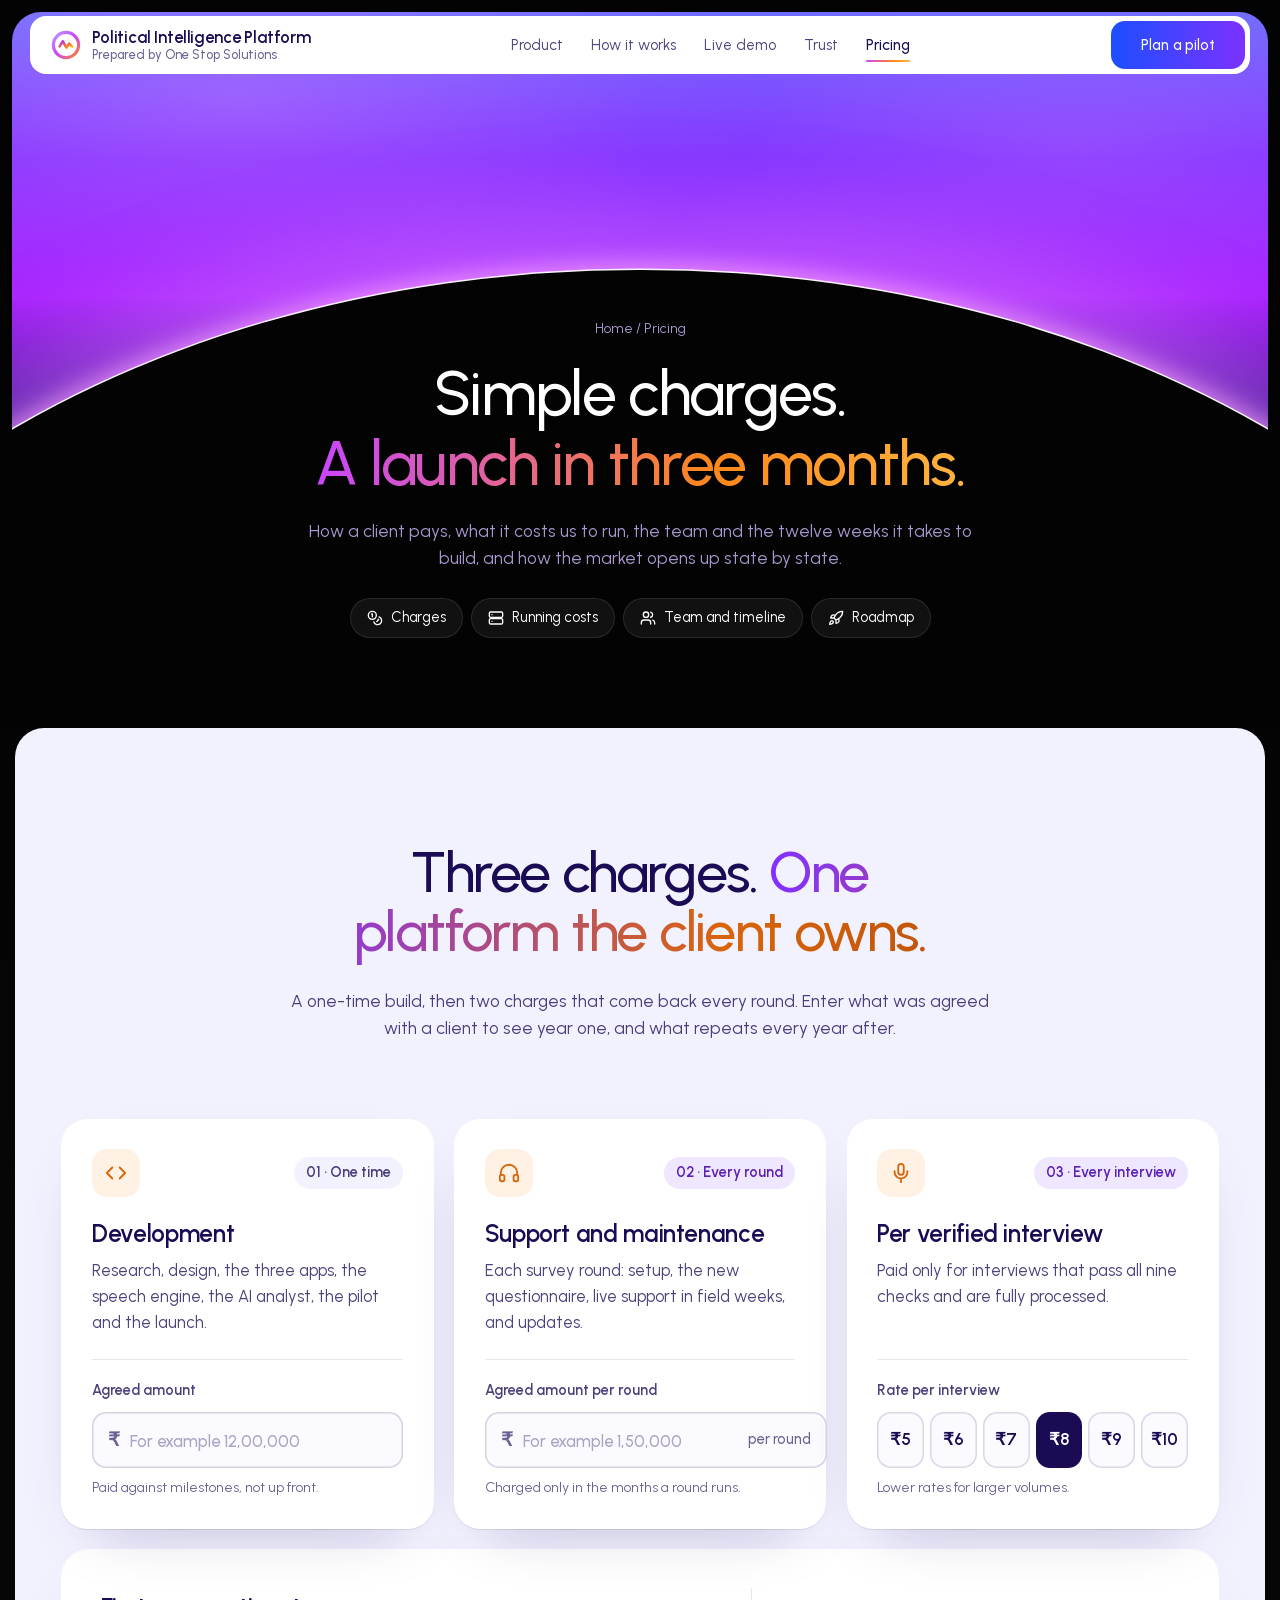
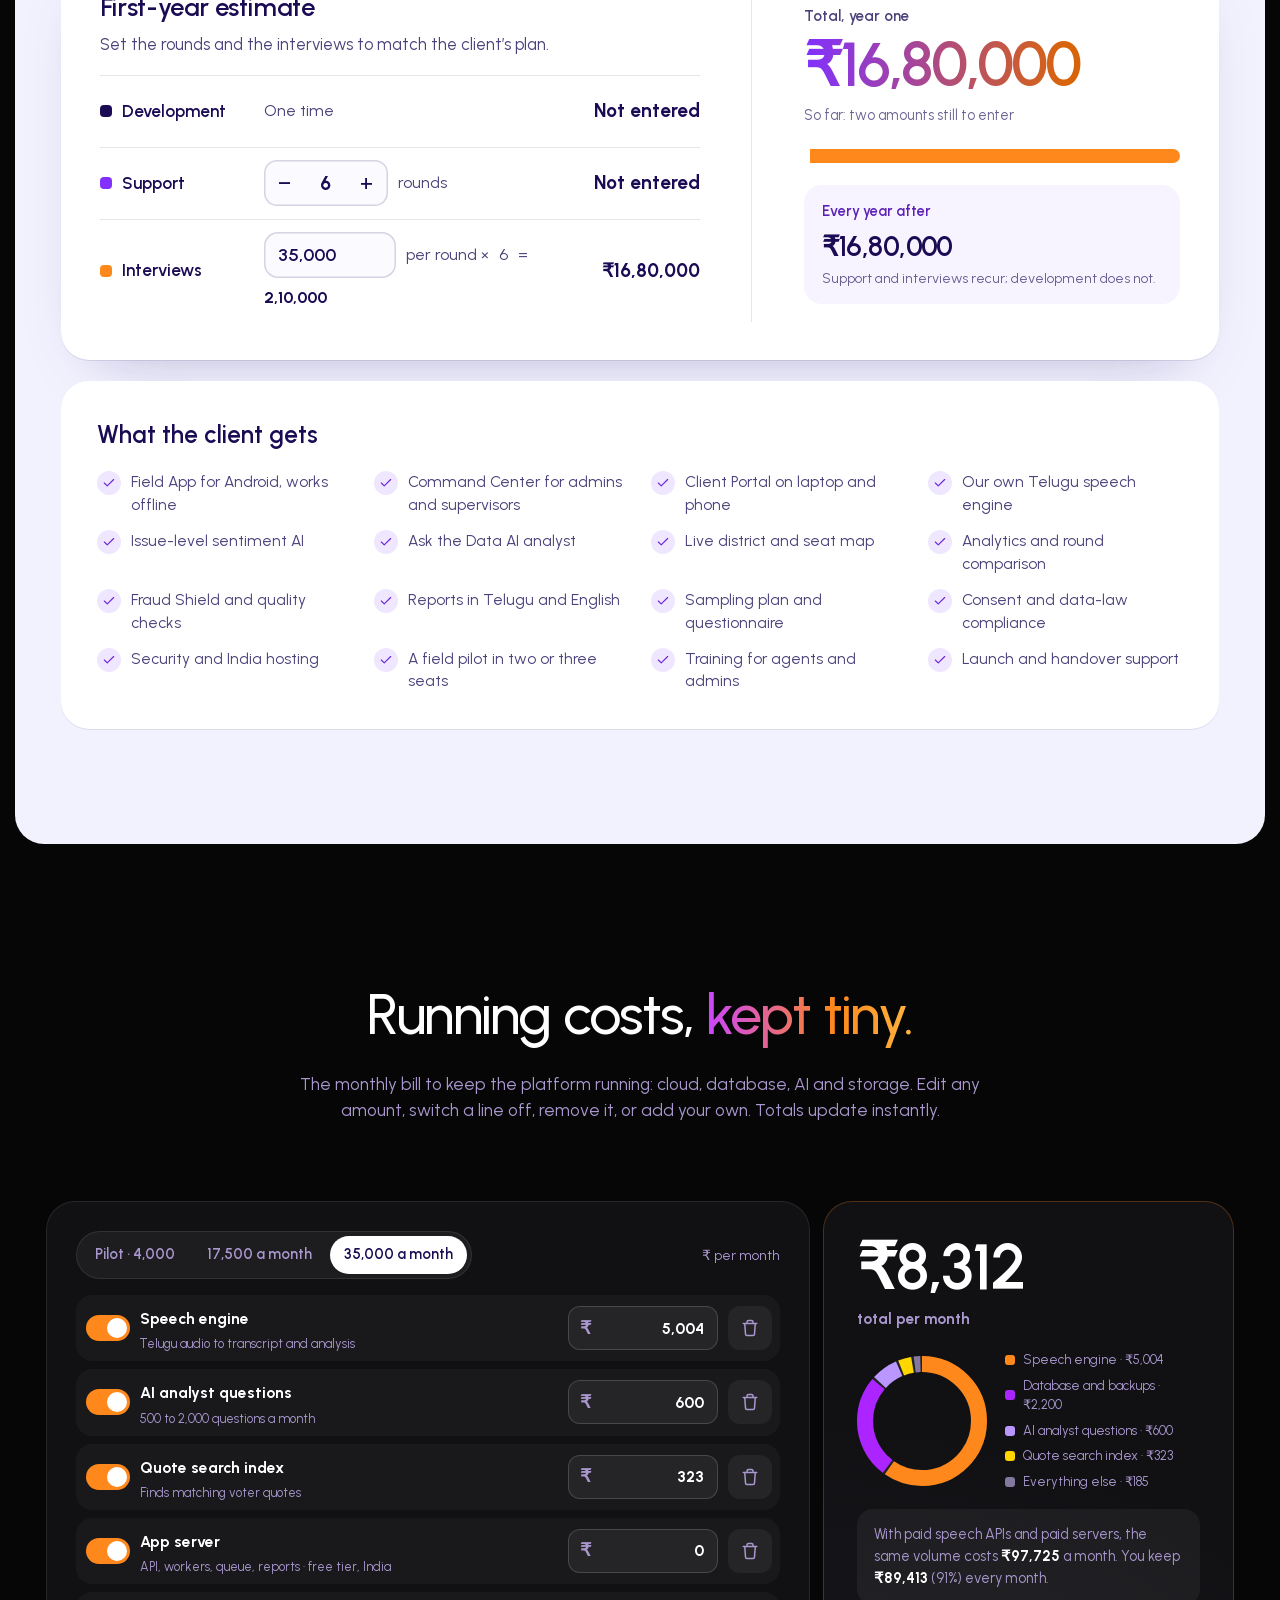
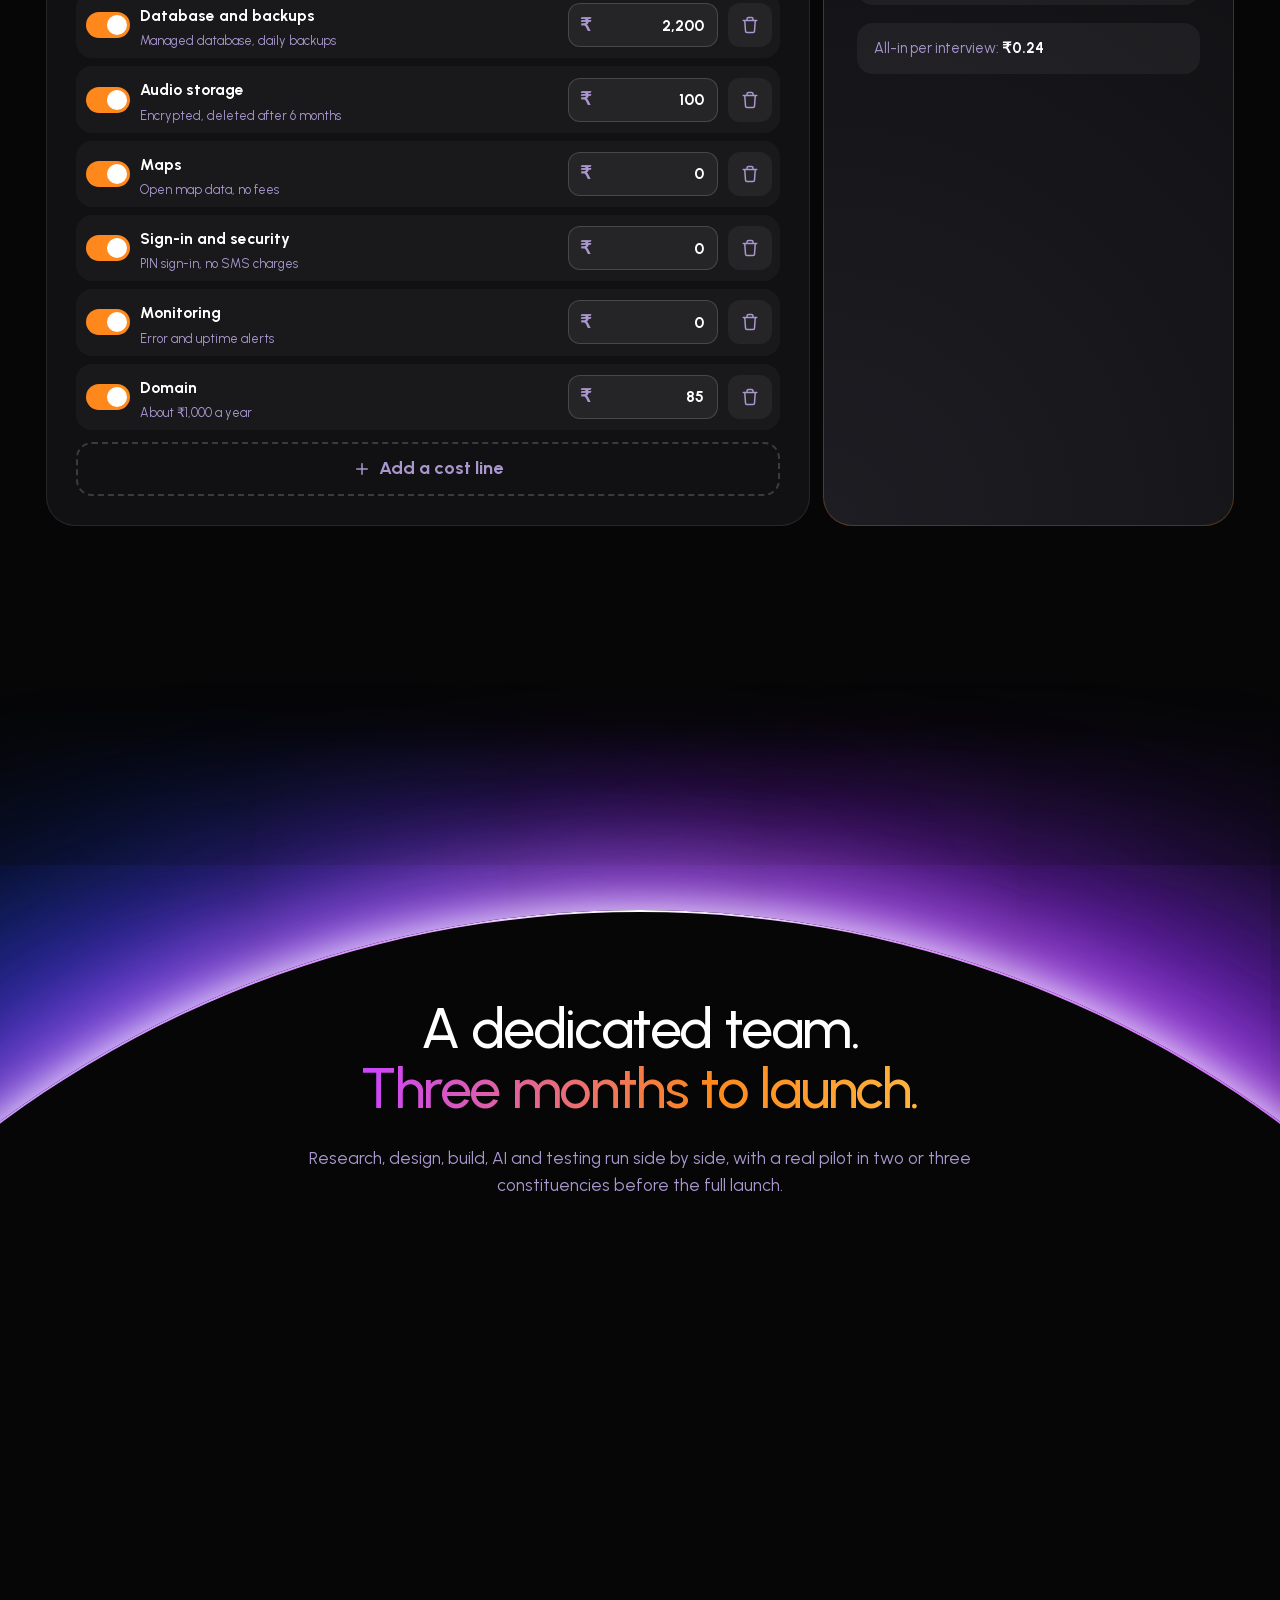
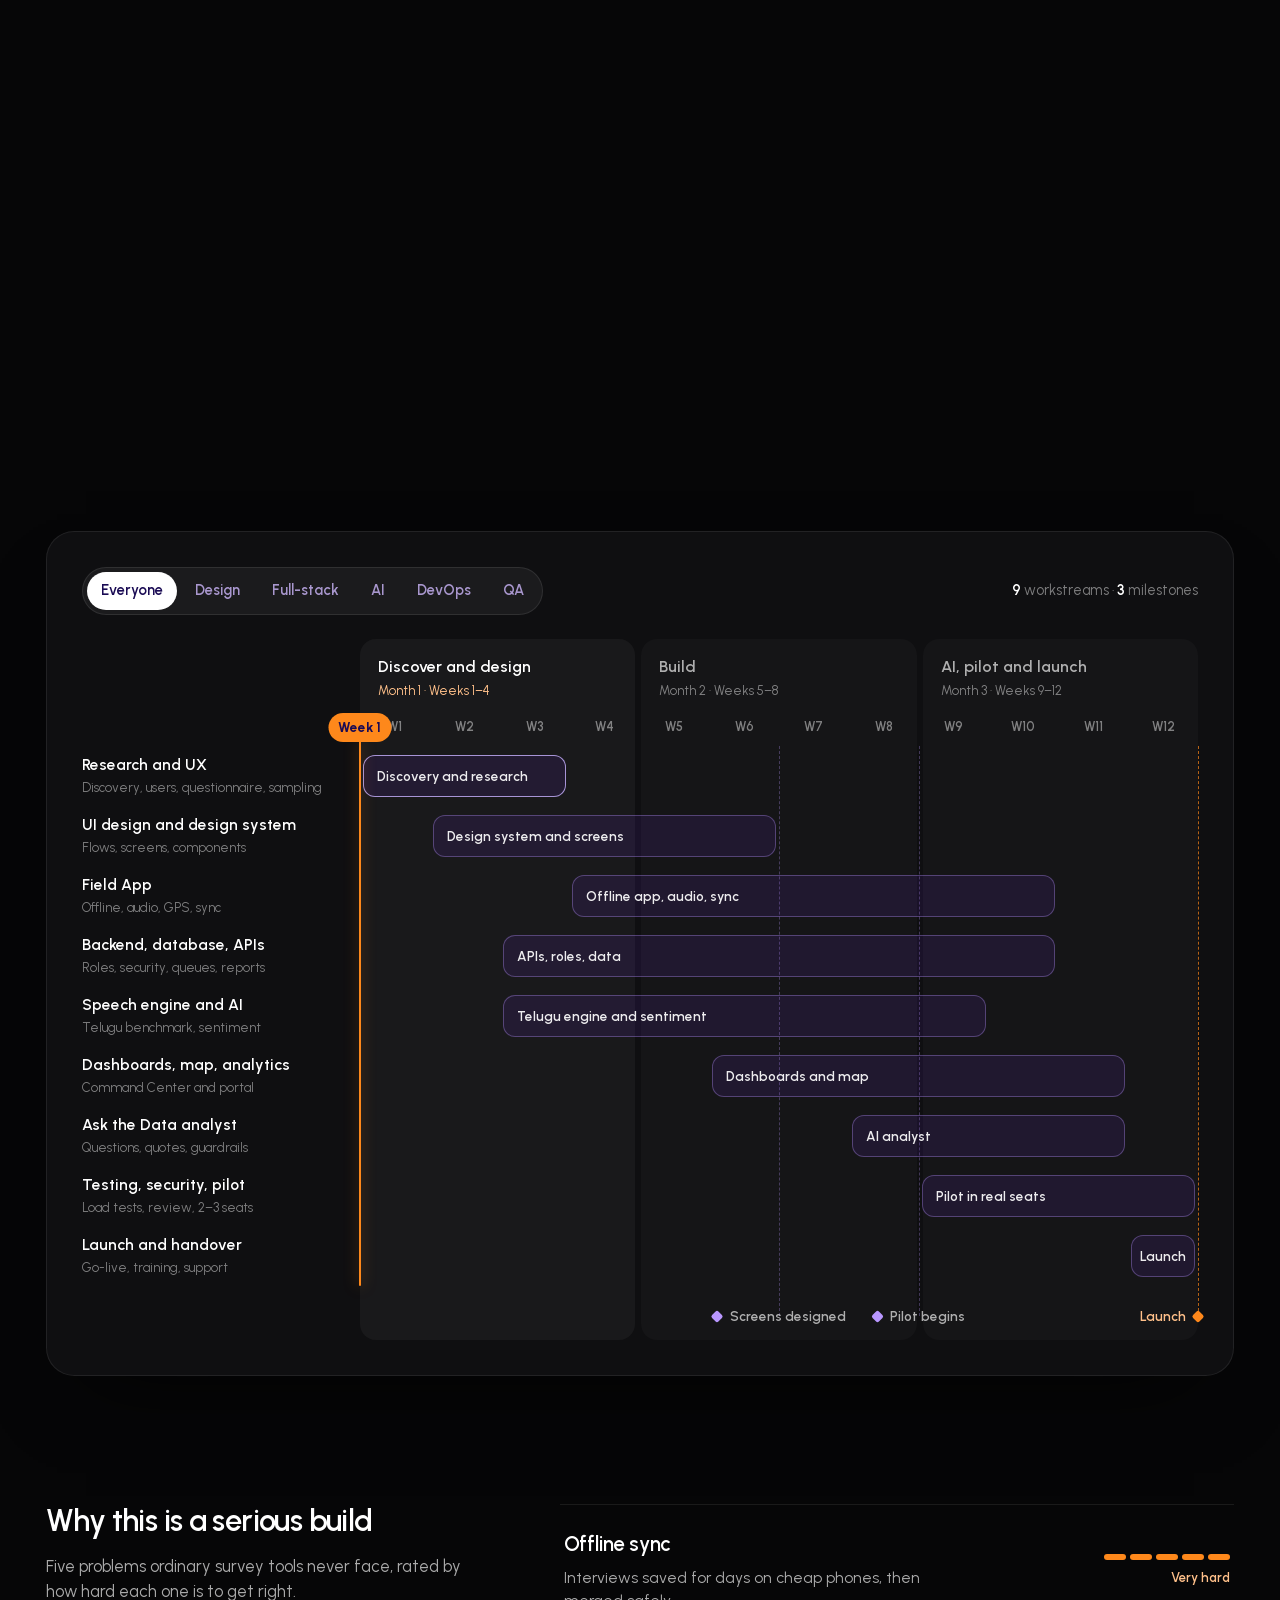
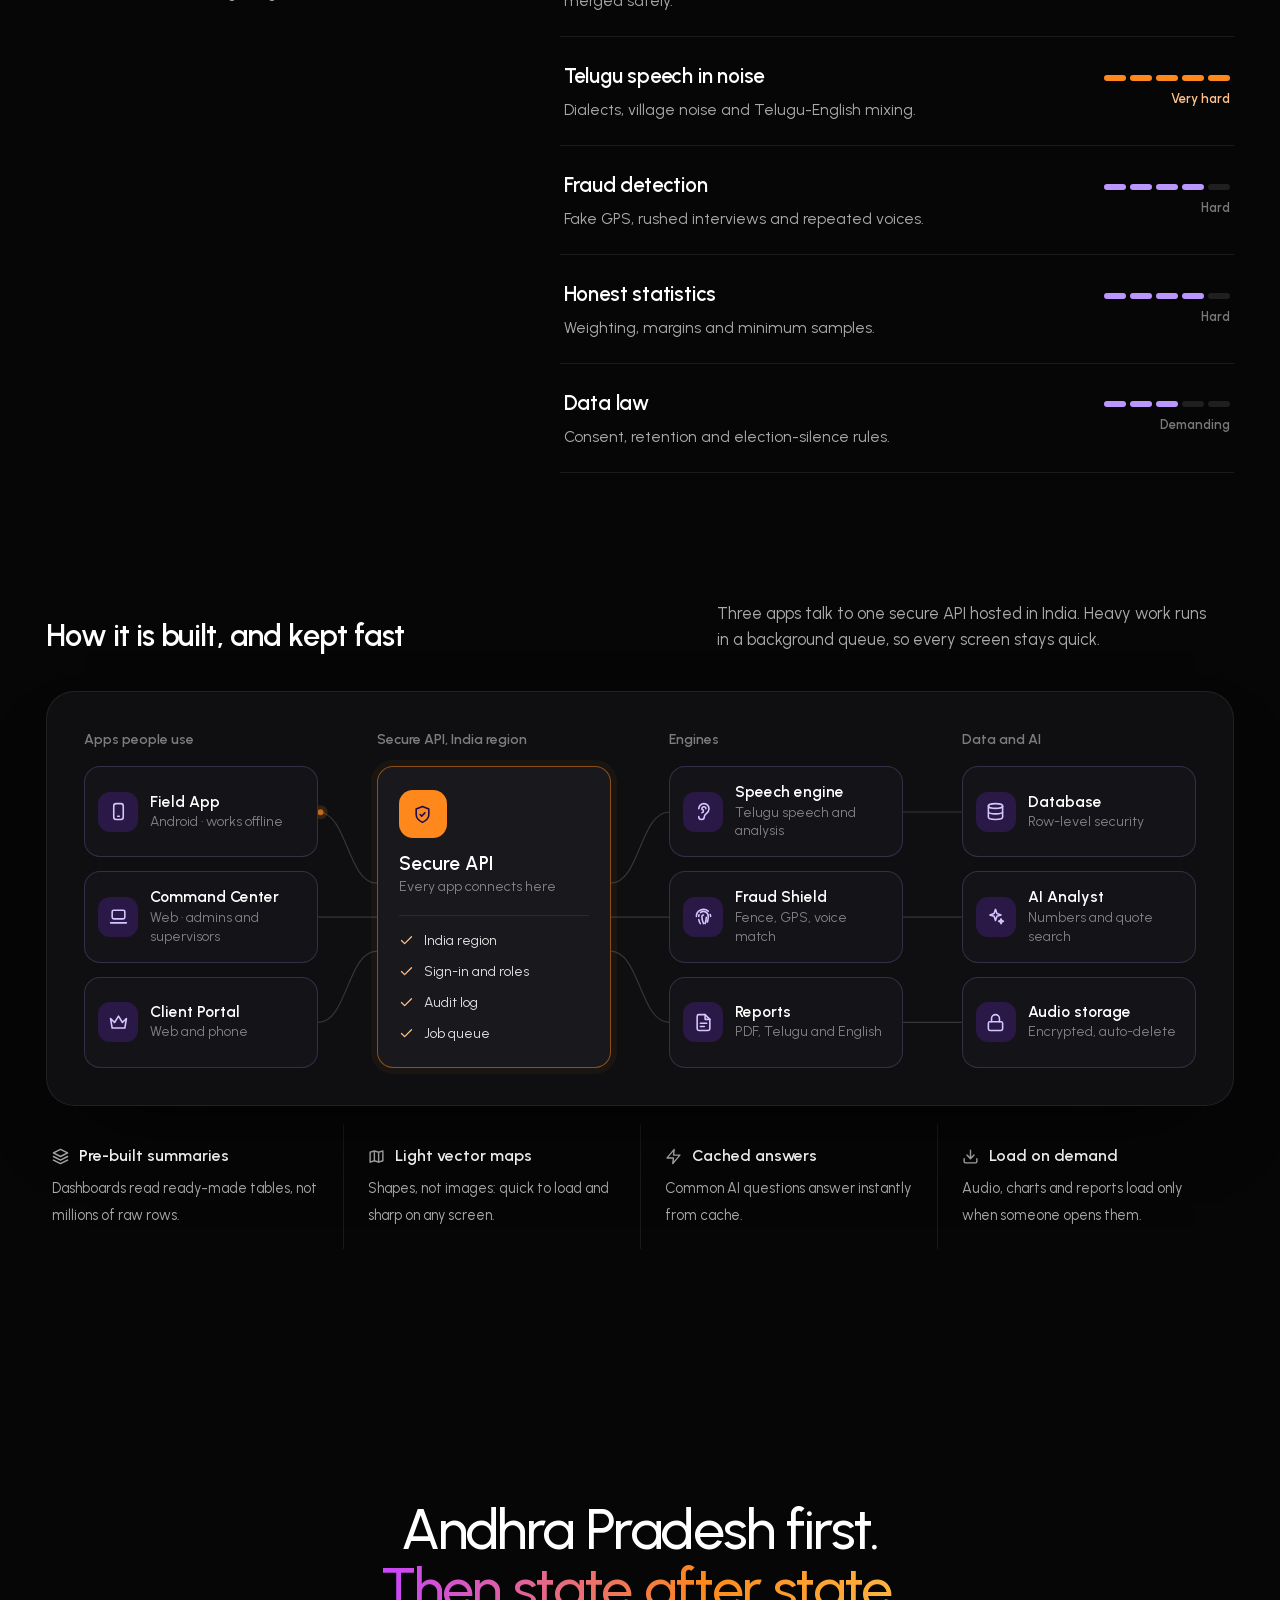
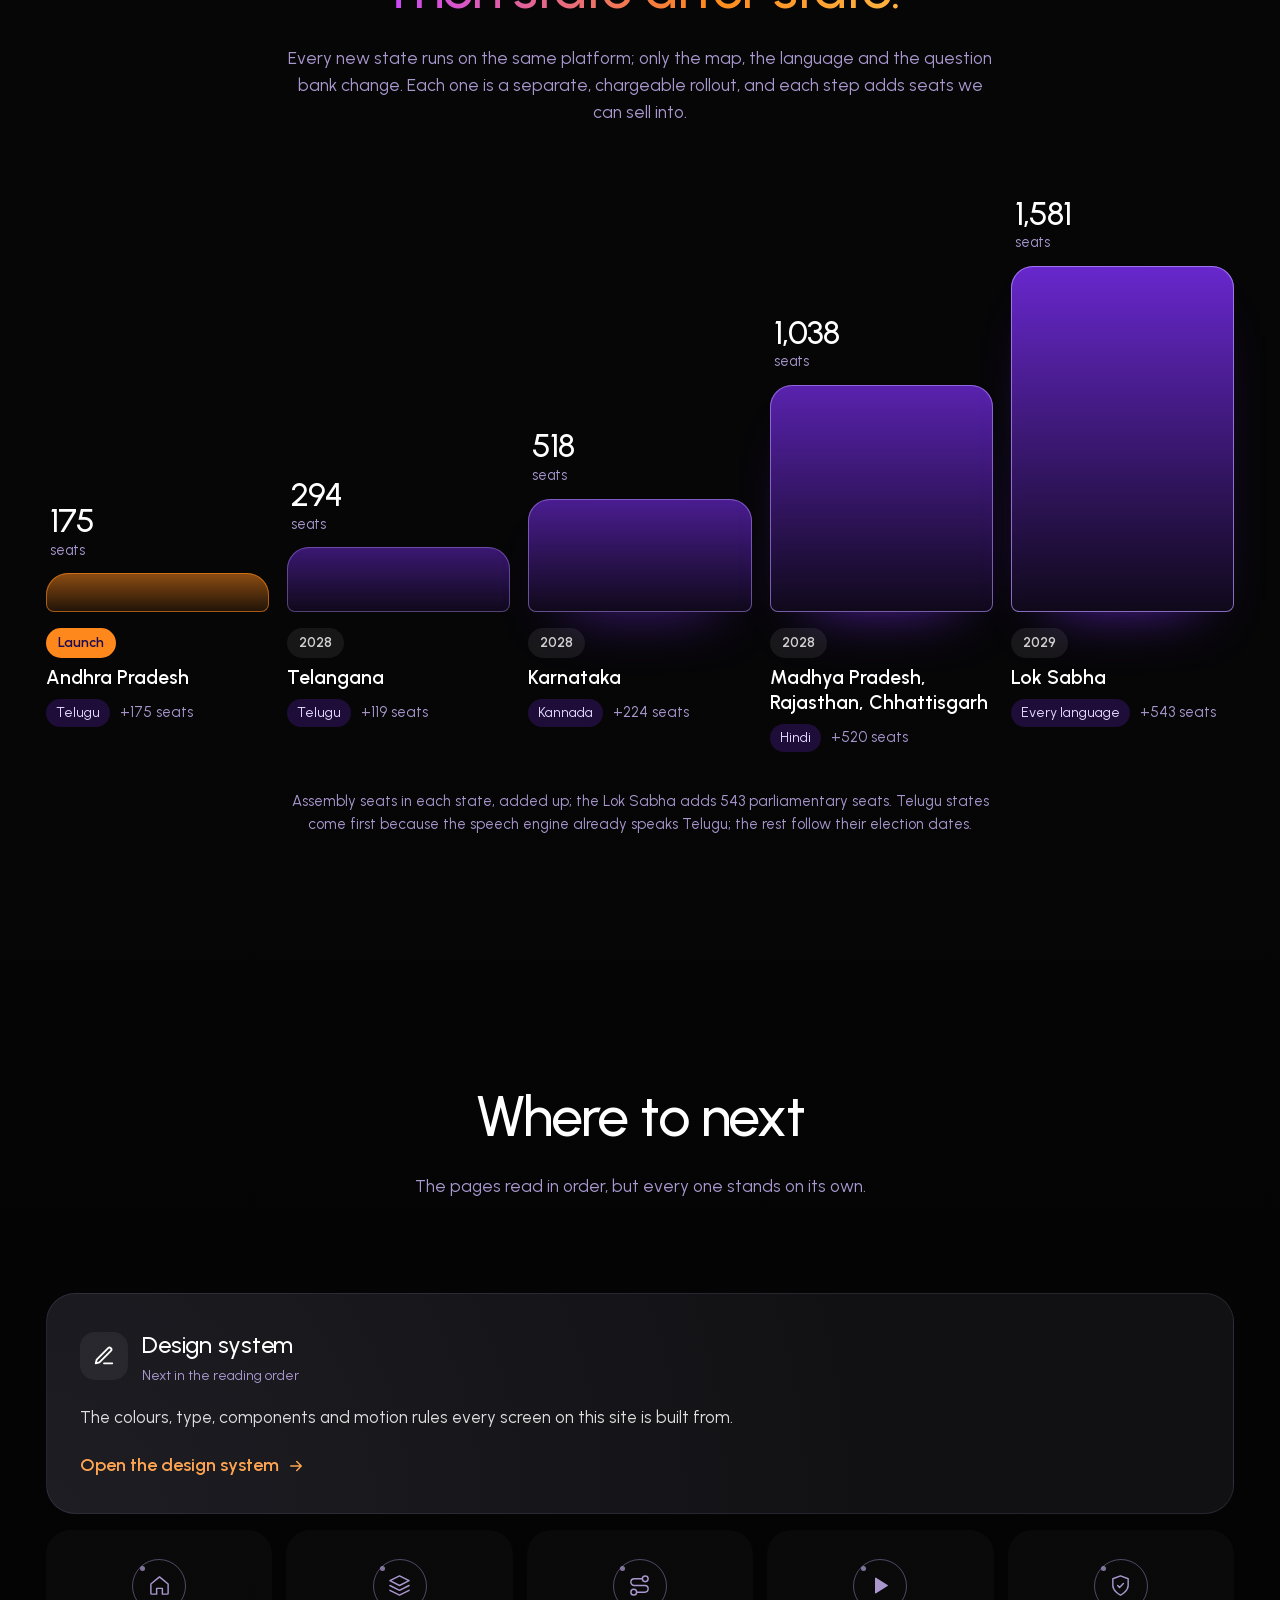
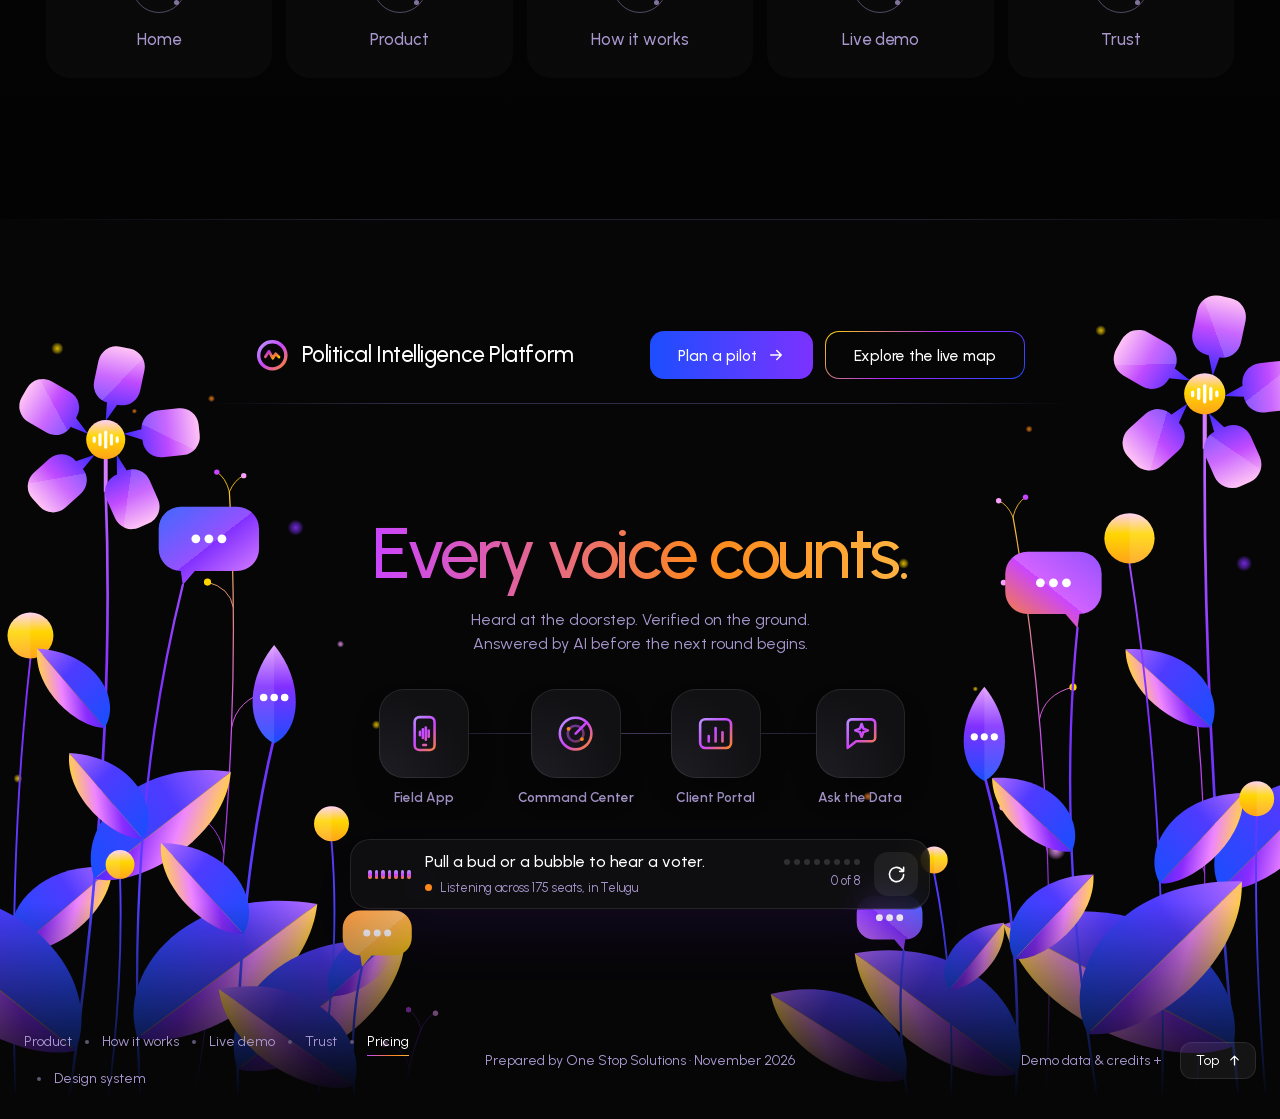
<file: plan.html>
<!doctype html>
<html lang="en">
<head>
<meta charset="utf-8">
<meta name="viewport" content="width=device-width, initial-scale=1">
<title>Pricing and delivery · Political Intelligence Platform</title>
<meta name="description" content="Pricing and delivery for the Political Intelligence Platform: three clear charges, a first-year estimate you can edit, the monthly running cost, a twelve-week delivery plan and the path from Andhra Pradesh to the rest of India.">
<meta name="theme-color" content="#030304">
<!--seo-->
<link rel="canonical" href="https://pi.onestop-solutions.in/plan">
<meta name="robots" content="index, follow, max-image-preview:large">
<meta name="author" content="One Stop Solutions">
<meta name="format-detection" content="telephone=no">
<link rel="icon" href="favicon.ico" sizes="48x48">
<link rel="icon" href="favicon.svg" type="image/svg+xml">
<link rel="apple-touch-icon" href="icons/apple-touch-icon.png">
<link rel="manifest" href="site.webmanifest">
<meta name="apple-mobile-web-app-title" content="Political Intel">
<meta property="og:type" content="website">
<meta property="og:site_name" content="Political Intelligence Platform">
<meta property="og:locale" content="en_IN">
<meta property="og:url" content="https://pi.onestop-solutions.in/plan">
<meta property="og:title" content="Pricing and delivery · Political Intelligence Platform">
<meta property="og:description" content="Pricing and delivery for the Political Intelligence Platform: three clear charges, a first-year estimate you can edit, the monthly running cost, a twelve-week delivery plan and the path from Andhra Pradesh to the rest of India.">
<meta property="og:image" content="https://pi.onestop-solutions.in/share.jpg">
<meta property="og:image:secure_url" content="https://pi.onestop-solutions.in/share.jpg">
<meta property="og:image:type" content="image/jpeg">
<meta property="og:image:width" content="1200">
<meta property="og:image:height" content="630">
<meta property="og:image:alt" content="Political Intelligence Platform: political intelligence and AI sentiment analysis. 175 seats, 28 districts, every interview verified, our own Telugu speech engine, AI analyst.">
<meta name="twitter:card" content="summary_large_image">
<meta name="twitter:title" content="Pricing and delivery · Political Intelligence Platform">
<meta name="twitter:description" content="Pricing and delivery for the Political Intelligence Platform: three clear charges, a first-year estimate you can edit, the monthly running cost, a twelve-week delivery plan and the path from Andhra Pradesh to the rest of India.">
<meta name="twitter:image" content="https://pi.onestop-solutions.in/share.jpg">
<meta name="twitter:image:alt" content="Political Intelligence Platform: political intelligence and AI sentiment analysis. 175 seats, 28 districts, every interview verified, our own Telugu speech engine, AI analyst.">
<!--/seo-->

<!--fonts-->
<link rel="preload" href="fonts/urbanist-latin.woff2" as="font" type="font/woff2" crossorigin>
<style>@font-face{font-family:'Urbanist';font-style:normal;font-weight:400 800;font-display:swap;src:url(fonts/urbanist-latin-ext.woff2) format('woff2');unicode-range:U+0100-02BA, U+02BD-02C5, U+02C7-02CC, U+02CE-02D7, U+02DD-02FF, U+0304, U+0308, U+0329, U+1D00-1DBF, U+1E00-1E9F, U+1EF2-1EFF, U+2020, U+20A0-20AB, U+20AD-20C4, U+2113, U+2C60-2C7F, U+A720-A7FF}@font-face{font-family:'Urbanist';font-style:normal;font-weight:400 800;font-display:swap;src:url(fonts/urbanist-latin.woff2) format('woff2');unicode-range:U+0000-00FF, U+0131, U+0152-0153, U+02BB-02BC, U+02C6, U+02DA, U+02DC, U+0304, U+0308, U+0329, U+2000-206F, U+20AC, U+2122, U+2191, U+2193, U+2212, U+2215, U+FEFF, U+FFFD}</style>
<link rel="preconnect" href="https://fonts.googleapis.com">
<link rel="preconnect" href="https://fonts.gstatic.com" crossorigin>
<link href="https://fonts.googleapis.com/css2?family=Noto+Sans+Telugu:wght@400;500;600&display=swap" rel="stylesheet" media="print" onload="this.media='all'">
<noscript><link href="https://fonts.googleapis.com/css2?family=Noto+Sans+Telugu:wght@400;500;600&display=swap" rel="stylesheet"></noscript>
<!--/fonts-->
<link rel="stylesheet" href="styles.css">
<link rel="stylesheet" href="refresh.css">
<link rel="stylesheet" href="pages.css">
<link rel="stylesheet" href="motion.css">
<link rel="stylesheet" href="footer.css">
<link rel="stylesheet" href="plan.css">
<script>document.documentElement.classList.add('js');(function(d){var h=d.documentElement,go=function(){h.classList.add('fonts-in')};setTimeout(go,300);if(d.fonts&&d.fonts.load)d.fonts.load('500 1em Urbanist').then(go,go)})(document)</script>

<!--pl-css-->
<style>
.ldr{display:none}
.ldr-on .ldr{position:fixed;inset:0;z-index:2147483000;display:grid;place-items:center;background:#060607;color:#fff;font-family:Urbanist,Arial,sans-serif;transition:opacity .55s cubic-bezier(.22,1,.36,1),visibility 0s linear .55s}
.ldr-on{overflow:hidden}
.ldr::before{content:"";position:absolute;left:50%;top:50%;width:520px;height:520px;margin:-260px 0 0 -260px;border-radius:50%;background:radial-gradient(closest-side,rgba(129,48,255,.30),rgba(172,36,255,.10) 55%,transparent);filter:blur(20px);animation:ldr-breathe 2.4s ease-in-out infinite alternate}
.ldr-in{position:relative;display:flex;flex-direction:column;align-items:center;gap:18px;transition:transform .55s cubic-bezier(.22,1,.36,1)}
.ldr svg{width:64px;height:64px;overflow:visible}
.ldr .ldr-c{stroke-dasharray:80;stroke-dashoffset:80;animation:ldr-draw .9s cubic-bezier(.65,0,.35,1) .05s forwards}
.ldr .ldr-p{stroke-dasharray:24;stroke-dashoffset:24;animation:ldr-draw .6s cubic-bezier(.65,0,.35,1) .55s forwards}
.ldr-w{font-size:17px;font-weight:600;letter-spacing:.02em;text-align:center;opacity:0;transform:translateY(8px);animation:ldr-up .6s cubic-bezier(.22,1,.36,1) .35s forwards}
.ldr-w small{display:block;margin-top:4px;font-size:13px;font-weight:500;letter-spacing:.08em;text-transform:uppercase;color:rgba(255,255,255,.56)}
.ldr-t{width:168px;height:2px;border-radius:2px;background:rgba(255,255,255,.10);overflow:hidden;opacity:0;animation:ldr-up .4s ease .5s forwards}
.ldr-b{display:block;height:100%;transform-origin:0 50%;transform:scaleX(.04);background:linear-gradient(90deg,#2ba7ff,#ca45ff 50%,#fe881b);animation:ldr-load 2.2s cubic-bezier(.1,.7,.2,1) .5s forwards}
.ldr.done .ldr-b{animation:none;transform:scaleX(1);transition:transform .3s ease-out}
.ldr.out{opacity:0;visibility:hidden}
.ldr.out .ldr-in{transform:scale(.97)}
.ldr-on .hero .h-ln,.ldr-on .hero .lead,.ldr-on .hero .hero-cta,.ldr-on .hz,.ldr-on .hero-stage,.ldr-on .ph-in>*{animation-play-state:paused!important}
@keyframes ldr-draw{to{stroke-dashoffset:0}}
@keyframes ldr-up{to{opacity:1;transform:none}}
@keyframes ldr-load{to{transform:scaleX(.86)}}
@keyframes ldr-breathe{from{opacity:.7;transform:scale(.94)}to{opacity:1;transform:scale(1.04)}}
@media (prefers-reduced-motion:reduce){.ldr *,.ldr::before{animation:none!important}.ldr .ldr-c,.ldr .ldr-p{stroke-dashoffset:0}.ldr-w,.ldr-t{opacity:1;transform:none}.ldr-b{transform:scaleX(.5)}}
</style>
<script>(function(h){try{if(sessionStorage.getItem('pi-ldr'))return}catch(e){}h.classList.add('ldr-on')})(document.documentElement)</script>
<!--/pl-css-->
</head>
<body>
<!--pl-->
<div class="ldr" id="ldr" role="status" aria-live="polite" aria-label="Loading Political Intelligence Platform"><div class="ldr-in">
<svg viewBox="0 0 32 32" aria-hidden="true"><defs><linearGradient id="ldrB" x1="0" y1="0" x2="1" y2="1"><stop offset="0" stop-color="#b997ff"/><stop offset=".5" stop-color="#ca45ff"/><stop offset="1" stop-color="#fe881b"/></linearGradient><linearGradient id="ldrW" x1="0" y1="0" x2="1" y2="1"><stop offset="0" stop-color="#ac24ff"/><stop offset=".73" stop-color="#fe881b"/><stop offset="1" stop-color="#ffd600"/></linearGradient></defs><circle class="ldr-c" cx="16" cy="16" r="12.6" fill="none" stroke="url(#ldrB)" stroke-width="3.2" transform="rotate(-90 16 16)"/><path class="ldr-p" d="M9.6 17.4l3.3-5.1 3.5 6.4 2.7-4.1 3.1 3" fill="none" stroke="url(#ldrW)" stroke-width="2.6" stroke-linecap="round" stroke-linejoin="round"/></svg>
<div class="ldr-w">Political Intelligence Platform<small>One Stop Solutions</small></div>
<div class="ldr-t"><i class="ldr-b"></i></div>
</div></div>
<script>(function(){var d=document,h=d.documentElement,el=d.getElementById('ldr');if(!el)return;if(!h.classList.contains('ldr-on')){el.remove();return}
var t0=performance.now(),rm=matchMedia('(prefers-reduced-motion: reduce)').matches,MIN=rm?250:1150,MAX=2600,gone=false;
function finish(){if(gone)return;gone=true;try{sessionStorage.setItem('pi-ldr','1')}catch(e){}
var wait=Math.max(0,MIN-(performance.now()-t0));setTimeout(function(){el.classList.add('done');setTimeout(function(){el.classList.add('out');h.classList.remove('ldr-on');setTimeout(function(){el.remove()},650)},rm?0:260)},wait)}
function ready(){var f=d.fonts&&d.fonts.ready?d.fonts.ready:Promise.resolve();f.then(finish,finish)}
if(d.readyState!=='loading')ready();else d.addEventListener('DOMContentLoaded',ready,{once:true});addEventListener('load',finish,{once:true});setTimeout(finish,MAX)})()</script>
<!--/pl-->

<a class="skip" href="#main">Skip to content</a>

<!-- ICONS -->
<svg width="0" height="0" style="position:absolute" aria-hidden="true" focusable="false">
  <defs>
    <linearGradient id="gBrand" x1="0" y1="0" x2="1" y2="1"><stop offset="0" stop-color="#b997ff"/><stop offset=".5" stop-color="#ca45ff"/><stop offset="1" stop-color="#fe881b"/></linearGradient>
    <linearGradient id="gWarm" x1="0" y1="0" x2="1" y2="1"><stop offset="0" stop-color="#ac24ff"/><stop offset=".73" stop-color="#fe881b"/><stop offset="1" stop-color="#ffd600"/></linearGradient>
    <linearGradient id="gIcon" gradientUnits="userSpaceOnUse" x1="3" y1="3" x2="21" y2="21"><stop offset="0" stop-color="#b997ff"/><stop offset=".5" stop-color="#ca45ff"/><stop offset="1" stop-color="#fe881b"/></linearGradient>
    <linearGradient id="gRing" x1="0" y1="0" x2="1" y2="1"><stop offset="0" stop-color="#1b4dfe"/><stop offset=".45" stop-color="#ac24ff"/><stop offset=".75" stop-color="#fe881b"/><stop offset="1" stop-color="#ffd600"/></linearGradient>
  </defs>
  <symbol id="ring" viewBox="0 0 48 48"><circle cx="24" cy="24" r="20" fill="none" stroke="url(#gRing)" stroke-width="3.4"/></symbol>
  <symbol id="logo" viewBox="0 0 32 32"><circle cx="16" cy="16" r="12.6" fill="none" stroke="url(#gBrand)" stroke-width="3.2"/><path d="M9.6 17.4l3.3-5.1 3.5 6.4 2.7-4.1 3.1 3" fill="none" stroke="url(#gWarm)" stroke-width="2.6" stroke-linecap="round" stroke-linejoin="round"/></symbol>
  <g fill="none" stroke="currentColor" stroke-width="2" stroke-linecap="round" stroke-linejoin="round">
    <symbol id="i-users" viewBox="0 0 24 24"><path d="M16 21v-2a4 4 0 0 0-4-4H6a4 4 0 0 0-4 4v2"/><circle cx="9" cy="7" r="4"/><path d="M22 21v-2a4 4 0 0 0-3-3.87M16 3.13a4 4 0 0 1 0 7.75"/></symbol>
    <symbol id="i-user" viewBox="0 0 24 24"><circle cx="12" cy="8" r="4"/><path d="M4 21v-1a6 6 0 0 1 6-6h4a6 6 0 0 1 6 6v1"/></symbol>
    <symbol id="i-pin" viewBox="0 0 24 24"><path d="M20 10c0 6-8 12-8 12S4 16 4 10a8 8 0 0 1 16 0z"/><circle cx="12" cy="10" r="3"/></symbol>
    <symbol id="i-layers" viewBox="0 0 24 24"><path d="M12 2 2 7l10 5 10-5-10-5z"/><path d="m2 17 10 5 10-5M2 12l10 5 10-5"/></symbol>
    <symbol id="i-mic" viewBox="0 0 24 24"><rect x="9" y="2" width="6" height="12" rx="3"/><path d="M19 10v1a7 7 0 0 1-14 0v-1M12 18v4"/></symbol>
    <symbol id="i-shield" viewBox="0 0 24 24"><path d="M12 22s8-4 8-10V5l-8-3-8 3v7c0 6 8 10 8 10z"/><path d="m9 12 2 2 4-4"/></symbol>
    <symbol id="i-bars" viewBox="0 0 24 24"><path d="M3 21h18M7 17v-6M12 17V5M17 17v-9"/></symbol>
    <symbol id="i-spark" viewBox="0 0 24 24"><path d="M12 3l1.8 5.2L19 10l-5.2 1.8L12 17l-1.8-5.2L5 10l5.2-1.8z"/><path d="M19 15l.8 2.2L22 18l-2.2.8L19 21l-.8-2.2L16 18l2.2-.8z"/></symbol>
    <symbol id="i-search" viewBox="0 0 24 24"><circle cx="11" cy="11" r="7"/><path d="m21 21-4.3-4.3"/></symbol>
    <symbol id="i-bell" viewBox="0 0 24 24"><path d="M6 8a6 6 0 0 1 12 0c0 7 3 9 3 9H3s3-2 3-9M10.3 21a1.9 1.9 0 0 0 3.4 0"/></symbol>
    <symbol id="i-cal" viewBox="0 0 24 24"><rect x="3" y="4" width="18" height="18" rx="3"/><path d="M16 2v4M8 2v4M3 10h18"/></symbol>
    <symbol id="i-swap" viewBox="0 0 24 24"><path d="M7 4 3 8l4 4M3 8h14M17 20l4-4-4-4M21 16H7"/></symbol>
    <symbol id="i-download" viewBox="0 0 24 24"><path d="M21 15v4a2 2 0 0 1-2 2H5a2 2 0 0 1-2-2v-4M7 10l5 5 5-5M12 15V3"/></symbol>
    <symbol id="i-plus" viewBox="0 0 24 24"><path d="M12 5v14M5 12h14"/></symbol>
    <symbol id="i-check" viewBox="0 0 24 24"><path d="M20 6 9 17l-5-5"/></symbol>
    <symbol id="i-checkc" viewBox="0 0 24 24"><circle cx="12" cy="12" r="10"/><path d="m8 12 3 3 5-6"/></symbol>
    <symbol id="i-x" viewBox="0 0 24 24"><path d="M18 6 6 18M6 6l12 12"/></symbol>
    <symbol id="i-xc" viewBox="0 0 24 24"><circle cx="12" cy="12" r="10"/><path d="m15 9-6 6M9 9l6 6"/></symbol>
    <symbol id="i-minus" viewBox="0 0 24 24"><path d="M5 12h14"/></symbol>
    <symbol id="i-phone" viewBox="0 0 24 24"><rect x="6" y="2" width="12" height="20" rx="3"/><path d="M11 18h2"/></symbol>
    <symbol id="i-cloud" viewBox="0 0 24 24"><path d="M17.5 19H7a5 5 0 1 1 1-9.9A6 6 0 0 1 19.5 11 4 4 0 0 1 17.5 19z"/></symbol>
    <symbol id="i-wave" viewBox="0 0 24 24"><path d="M2 12h2M6 8v8M10 4v16M14 7v10M18 10v4M22 12h-2"/></symbol>
    <symbol id="i-brain" viewBox="0 0 24 24"><path d="M9.5 2A3.5 3.5 0 0 0 6 5.5v.3A3.5 3.5 0 0 0 3.5 10a3.5 3.5 0 0 0 1 5.3A3.5 3.5 0 0 0 9 20.5 2.5 2.5 0 0 0 12 22V4.5A2.5 2.5 0 0 0 9.5 2zM14.5 2A3.5 3.5 0 0 1 18 5.5v.3a3.5 3.5 0 0 1 2.5 4.2 3.5 3.5 0 0 1-1 5.3 3.5 3.5 0 0 1-4.5 5.2A2.5 2.5 0 0 1 12 22"/></symbol>
    <symbol id="i-chat" viewBox="0 0 24 24"><path d="M21 15a2 2 0 0 1-2 2H7l-4 4V5a2 2 0 0 1 2-2h14a2 2 0 0 1 2 2z"/></symbol>
    <symbol id="i-target" viewBox="0 0 24 24"><circle cx="12" cy="12" r="10"/><circle cx="12" cy="12" r="6"/><circle cx="12" cy="12" r="2"/></symbol>
    <symbol id="i-crown" viewBox="0 0 24 24"><path d="m2 7 5 5 5-8 5 8 5-5-2 12H4z"/></symbol>
    <symbol id="i-clip" viewBox="0 0 24 24"><rect x="8" y="2" width="8" height="4" rx="1"/><path d="M16 4h2a2 2 0 0 1 2 2v14a2 2 0 0 1-2 2H6a2 2 0 0 1-2-2V6a2 2 0 0 1 2-2h2M9 12h6M9 16h4"/></symbol>
    <symbol id="i-eye" viewBox="0 0 24 24"><path d="M2 12s3.5-7 10-7 10 7 10 7-3.5 7-10 7S2 12 2 12z"/><circle cx="12" cy="12" r="3"/></symbol>
    <symbol id="i-alert" viewBox="0 0 24 24"><path d="M10.3 3.9 1.8 18a2 2 0 0 0 1.7 3h17a2 2 0 0 0 1.7-3L13.7 3.9a2 2 0 0 0-3.4 0zM12 9v4M12 17h.01"/></symbol>
    <symbol id="i-lock" viewBox="0 0 24 24"><rect x="3" y="11" width="18" height="11" rx="2"/><path d="M7 11V7a5 5 0 0 1 10 0v4"/></symbol>
    <symbol id="i-server" viewBox="0 0 24 24"><rect x="2" y="3" width="20" height="8" rx="2"/><rect x="2" y="13" width="20" height="8" rx="2"/><path d="M6 7h.01M6 17h.01"/></symbol>
    <symbol id="i-db" viewBox="0 0 24 24"><ellipse cx="12" cy="5" rx="9" ry="3"/><path d="M3 5v14c0 1.7 4 3 9 3s9-1.3 9-3V5M3 12c0 1.7 4 3 9 3s9-1.3 9-3"/></symbol>
    <symbol id="i-code" viewBox="0 0 24 24"><path d="m16 18 6-6-6-6M8 6l-6 6 6 6"/></symbol>
    <symbol id="i-pen" viewBox="0 0 24 24"><path d="M12 20h9M16.5 3.5a2.1 2.1 0 0 1 3 3L7 19l-4 1 1-4z"/></symbol>
    <symbol id="i-cpu" viewBox="0 0 24 24"><rect x="5" y="5" width="14" height="14" rx="2"/><rect x="9" y="9" width="6" height="6"/><path d="M9 1v4M15 1v4M9 19v4M15 19v4M1 9h4M1 15h4M19 9h4M19 15h4"/></symbol>
    <symbol id="i-rocket" viewBox="0 0 24 24"><path d="M4.5 16.5c-1.5 1.3-2 5-2 5s3.7-.5 5-2c.7-.8.7-2.1-.1-2.9a2.2 2.2 0 0 0-2.9-.1zM12 15l-3-3a22 22 0 0 1 2-3.9A12.9 12.9 0 0 1 22 2c0 2.7-.8 7.5-6 11a22.4 22.4 0 0 1-4 2zM9 12H4s.5-3 2-4c1.6-1.1 5 0 5 0M12 15v5s3-.5 4-2c1.1-1.6 0-5 0-5"/></symbol>
    <symbol id="i-refresh" viewBox="0 0 24 24"><path d="M21 12a9 9 0 1 1-3-6.7L21 8M21 3v5h-5"/></symbol>
    <symbol id="i-wifioff" viewBox="0 0 24 24"><path d="m2 2 20 20M8.5 16.5a5 5 0 0 1 7 0M2 8.8a15 15 0 0 1 4.2-2.7M10.7 5.1A15 15 0 0 1 22 8.8M5 12.9a10 10 0 0 1 5.2-2.8M16.9 11a10 10 0 0 1 2.1 1.9M12 20h.01"/></symbol>
    <symbol id="i-file" viewBox="0 0 24 24"><path d="M14 2H6a2 2 0 0 0-2 2v16a2 2 0 0 0 2 2h12a2 2 0 0 0 2-2V8z"/><path d="M14 2v6h6M8 13h8M8 17h5"/></symbol>
    <symbol id="i-play" viewBox="0 0 24 24"><path d="M7 4.5v15l12-7.5z" fill="currentColor"/></symbol>
    <symbol id="i-pause" viewBox="0 0 24 24"><path d="M7 4h3v16H7zM14 4h3v16h-3z" fill="currentColor"/></symbol>
    <symbol id="i-arrow" viewBox="0 0 24 24"><path d="M5 12h14M13 6l6 6-6 6"/></symbol>
    <symbol id="i-send" viewBox="0 0 24 24"><path d="M22 2 11 13M22 2l-7 20-4-9-9-4z"/></symbol>
    <symbol id="i-trend" viewBox="0 0 24 24"><path d="m23 6-9.5 9.5-5-5L1 18"/><path d="M17 6h6v6"/></symbol>
    <symbol id="i-coins" viewBox="0 0 24 24"><circle cx="8" cy="8" r="6"/><path d="M18.1 10.4A6 6 0 1 1 10.3 18M7 6h1v4M16.7 13.9l.7.7-2.8 2.8"/></symbol>
    <symbol id="i-scale" viewBox="0 0 24 24"><path d="M12 3v18M5 7h14M5 7l-3 7a3.5 3.5 0 0 0 6 0zM19 7l-3 7a3.5 3.5 0 0 0 6 0zM8 21h8"/></symbol>
    <symbol id="i-flag" viewBox="0 0 24 24"><path d="M4 15s1-1 4-1 5 2 8 2 4-1 4-1V3s-1 1-4 1-5-2-8-2-4 1-4 1zM4 22v-7"/></symbol>
    <symbol id="i-globe" viewBox="0 0 24 24"><circle cx="12" cy="12" r="10"/><path d="M2 12h20M12 2a15 15 0 0 1 0 20 15 15 0 0 1 0-20z"/></symbol>
    <symbol id="i-brief" viewBox="0 0 24 24"><rect x="2" y="7" width="20" height="14" rx="2"/><path d="M16 21V5a2 2 0 0 0-2-2h-4a2 2 0 0 0-2 2v16"/></symbol>
    <symbol id="i-drop" viewBox="0 0 24 24"><path d="M12 2.7s7 7.3 7 12.3a7 7 0 0 1-14 0c0-5 7-12.3 7-12.3z"/></symbol>
    <symbol id="i-road" viewBox="0 0 24 24"><path d="M4 21 9 3M20 21 15 3M12 5v2M12 11v2M12 17v2"/></symbol>
    <symbol id="i-grad" viewBox="0 0 24 24"><path d="M22 10 12 5 2 10l10 5 10-5zM6 12v5c3 2 9 2 12 0v-5"/></symbol>
    <symbol id="i-heart" viewBox="0 0 24 24"><path d="M20.8 4.6a5.5 5.5 0 0 0-7.8 0L12 5.7l-1-1.1a5.5 5.5 0 0 0-7.8 7.8L12 21l8.8-8.6a5.5 5.5 0 0 0 0-7.8z"/></symbol>
    <symbol id="i-gauge" viewBox="0 0 24 24"><path d="M12 14l4-4M3.3 19a10 10 0 1 1 17.4 0"/></symbol>
    <symbol id="i-finger" viewBox="0 0 24 24"><path d="M12 10a2 2 0 0 0-2 2c0 3 .5 6 2 9M8.2 7A6 6 0 0 1 18 12c0 2.3-.3 4.6-1 7M6 12a6 6 0 0 1 .4-2.1M6 16c.4 2 1 3.7 2 5M15.5 13c0 3-.5 5.5-1.5 8M3 12a9 9 0 0 1 15-6.7M20.5 9.5c.3.8.5 1.6.5 2.5"/></symbol>
    <symbol id="i-bolt" viewBox="0 0 24 24"><path d="M13 2 3 14h9l-1 8 10-12h-9z"/></symbol>
    <symbol id="i-menu" viewBox="0 0 24 24"><path d="M4 7h16M4 12h16M4 17h16"/></symbol>
    <symbol id="i-trash" viewBox="0 0 24 24"><path d="M3 6h18M8 6V4a2 2 0 0 1 2-2h4a2 2 0 0 1 2 2v2M19 6l-1 14a2 2 0 0 1-2 2H8a2 2 0 0 1-2-2L5 6"/></symbol>
    <symbol id="i-laptop" viewBox="0 0 24 24"><rect x="4" y="4" width="16" height="11" rx="2"/><path d="M2 20h20"/></symbol>
    <symbol id="i-headset" viewBox="0 0 24 24"><path d="M3 14v-2a9 9 0 0 1 18 0v2"/><rect x="2" y="14" width="5" height="7" rx="2"/><rect x="17" y="14" width="5" height="7" rx="2"/></symbol>
    <symbol id="i-test" viewBox="0 0 24 24"><path d="M9 2h6M10 2v6L4 19a2 2 0 0 0 1.8 3h12.4A2 2 0 0 0 20 19L14 8V2M7 14h10"/></symbol>
    <symbol id="i-chev" viewBox="0 0 24 24"><path d="m6 9 6 6 6-6"/></symbol>
    <symbol id="i-map" viewBox="0 0 24 24"><path d="M9 4 3 6v14l6-2 6 2 6-2V4l-6 2-6-2zM9 4v14M15 6v14"/></symbol>
    <symbol id="i-sun" viewBox="0 0 24 24"><circle cx="12" cy="12" r="4"/><path d="M12 2v2M12 20v2M4.9 4.9l1.4 1.4M17.7 17.7l1.4 1.4M2 12h2M20 12h2M4.9 19.1l1.4-1.4M17.7 6.3l1.4-1.4"/></symbol>
    <symbol id="i-hand" viewBox="0 0 24 24"><path d="M18 11V6a2 2 0 0 0-4 0M14 10V4a2 2 0 0 0-4 0v2M10 10.5V6a2 2 0 0 0-4 0v8M18 8a2 2 0 1 1 4 0v6a8 8 0 0 1-8 8h-2c-2.8 0-4.5-.9-6-2.4l-3.6-3.6a2 2 0 0 1 2.8-2.8L7 15"/></symbol>
    <symbol id="i-clock" viewBox="0 0 24 24"><circle cx="12" cy="12" r="10"/><path d="M12 6v6l4 2"/></symbol>
    <symbol id="i-filter" viewBox="0 0 24 24"><path d="M22 3H2l8 9.5V19l4 2v-8.5z"/></symbol>
    <symbol id="i-more" viewBox="0 0 24 24"><circle cx="5" cy="12" r="1"/><circle cx="12" cy="12" r="1"/><circle cx="19" cy="12" r="1"/></symbol>
    <symbol id="i-leaf" viewBox="0 0 24 24"><path d="M11 20A7 7 0 0 1 9.8 6.1C15.5 5 17 4.5 19 2c1 2 2 4.2 2 8 0 5.5-4.8 10-10 10z"/><path d="M2 21c0-3 1.9-5.4 5.1-6"/></symbol>
    <symbol id="i-tag" viewBox="0 0 24 24"><path d="M20.6 13.4 13.4 20.6a2 2 0 0 1-2.8 0L2 12V2h10l8.6 8.6a2 2 0 0 1 0 2.8z"/><path d="M7 7h.01"/></symbol>
    <symbol id="i-car" viewBox="0 0 24 24"><path d="M5 17H3v-5l2-5h14l2 5v5h-2M5 12h14"/><circle cx="7.5" cy="17" r="2"/><circle cx="16.5" cy="17" r="2"/></symbol>
    <symbol id="i-route" viewBox="0 0 24 24"><circle cx="6" cy="19" r="3"/><circle cx="18" cy="5" r="3"/><path d="M9 19h8.5a3.5 3.5 0 0 0 0-7h-11a3.5 3.5 0 0 1 0-7H15"/></symbol>
    <symbol id="i-ear" viewBox="0 0 24 24"><path d="M6 8.5a6.5 6.5 0 1 1 13 0c0 6-6 6-6 10a3.5 3.5 0 1 1-7 0M15 8.5a2.5 2.5 0 0 0-5 0v1a2 2 0 1 1 0 4"/></symbol>
    <symbol id="i-compass" viewBox="0 0 24 24"><circle cx="12" cy="12" r="10"/><path d="m16.2 7.8-2.1 6.3-6.3 2.1 2.1-6.3z"/></symbol>
    <symbol id="i-sliders" viewBox="0 0 24 24"><path d="M4 21v-7M4 10V3M12 21v-9M12 8V3M20 21v-5M20 12V3M1 14h6M9 8h6M17 16h6"/></symbol>
    <symbol id="i-book" viewBox="0 0 24 24"><path d="M4 19.5A2.5 2.5 0 0 1 6.5 17H20V2H6.5A2.5 2.5 0 0 0 4 4.5v15zM4 19.5A2.5 2.5 0 0 0 6.5 22H20v-5"/></symbol>
    <symbol id="i-grid" viewBox="0 0 24 24"><rect x="3" y="3" width="7" height="7" rx="1.5"/><rect x="14" y="3" width="7" height="7" rx="1.5"/><rect x="3" y="14" width="7" height="7" rx="1.5"/><rect x="14" y="14" width="7" height="7" rx="1.5"/></symbol>
    <symbol id="i-share" viewBox="0 0 24 24"><circle cx="18" cy="5" r="3"/><circle cx="6" cy="12" r="3"/><circle cx="18" cy="19" r="3"/><path d="m8.6 13.5 6.8 4M15.4 6.5l-6.8 4"/></symbol>
    <symbol id="i-building" viewBox="0 0 24 24"><path d="M3 21h18M5 21V7l7-4 7 4v14M9 21v-4h6v4M9 10h.01M15 10h.01M9 14h.01M15 14h.01"/></symbol>
    <symbol id="i-home" viewBox="0 0 24 24"><path d="M3 10.5 12 3l9 7.5V20a1 1 0 0 1-1 1h-5v-6h-6v6H4a1 1 0 0 1-1-1z"/></symbol>
    <symbol id="i-key" viewBox="0 0 24 24"><circle cx="7.5" cy="15.5" r="4.5"/><path d="m10.7 12.3 9.8-9.8M16 7l3 3M19 4l2 2"/></symbol>
    <symbol id="i-sankey" viewBox="0 0 24 24"><path d="M3 5h4c5 0 5 7 10 7h4M3 19h4c5 0 5-7 10-7"/></symbol>
  </g>
</svg>

<!-- NAV -->
<nav class="nav" id="nav" aria-label="Main">
  <a class="brand" href="/" aria-label="Political Intelligence Platform, back to top">
    <svg aria-hidden="true"><use href="#logo"/></svg>
    <span class="brand-name">Political Intelligence Platform<small>Prepared by One Stop Solutions</small></span>
  </a>
  <ul class="nav-links" id="navLinks">
    <li><a href="/product">Product</a></li>
    <li><a href="/how">How it works</a></li>
    <li><a href="/demo">Live demo</a></li>
    <li><a href="/trust">Trust</a></li>
    <li><a href="/plan">Pricing</a></li>
  </ul>
  <a class="btn btn-primary" href="/plan#engage">Plan a pilot</a>
  <button class="nav-menu" id="navMenu" type="button" aria-label="Open menu" aria-expanded="false" aria-controls="navLinks"><svg aria-hidden="true"><use href="#i-menu"/></svg></button>
</nav>

<main id="main">
<!-- ============================== PAGE HEAD ============================== -->
<section class="ph" id="top" aria-labelledby="ph-h">
  <div class="ph-sky" aria-hidden="true"></div>
  <div class="wrap ph-in">
    <p class="ph-crumb"><a href="/">Home</a> / Pricing</p>
    <h1 class="display" id="ph-h">Simple charges.<br><span class="grad">A launch in three months.</span></h1>
    <p class="lead">How a client pays, what it costs us to run, the team and the twelve weeks it takes to build, and how the market opens up state by state.</p>
    <nav class="ph-links" aria-label="On this page"><a href="#engage"><svg aria-hidden="true"><use href="#i-coins"/></svg>Charges</a><a href="#monthly"><svg aria-hidden="true"><use href="#i-server"/></svg>Running costs</a><a href="#delivery"><svg aria-hidden="true"><use href="#i-users"/></svg>Team and timeline</a><a href="#next"><svg aria-hidden="true"><use href="#i-rocket"/></svg>Roadmap</a></nav>
  </div>
</section>

<!-- ============================== ENGAGEMENT ============================== -->
<section id="engage" aria-labelledby="eng2-h">
  <div class="sheet">
    <div class="wrap">
      <div class="head">
        <h2 class="h2" id="eng2-h">Three charges. <span class="grad">One platform the client owns.</span></h2>
        <p class="lead">A one-time build, then two charges that come back every round. Enter what was agreed with a client to see year one, and what repeats every year after.</p>
      </div>
      <ol class="pl-fees">
        <li class="pl-fee rv">
          <div class="pl-ft"><span class="pl-fi"><svg aria-hidden="true"><use href="#i-code"/></svg></span><span class="pl-when">01 · One time</span></div>
          <h3>Development</h3>
          <p>Research, design, the three apps, the speech engine, the AI analyst, the pilot and the launch.</p>
          <div class="pl-ctl">
            <label class="pl-lbl" for="fDev">Agreed amount</label>
            <div class="pl-in"><span>&#8377;</span><input id="fDev" data-inr inputmode="numeric" placeholder="For example 12,00,000" autocomplete="off"></div>
            <small class="pl-note">Paid against milestones, not up front.</small>
          </div>
        </li>
        <li class="pl-fee rv" style="--d:80ms">
          <div class="pl-ft"><span class="pl-fi"><svg aria-hidden="true"><use href="#i-headset"/></svg></span><span class="pl-when is-rec">02 · Every round</span></div>
          <h3>Support and maintenance</h3>
          <p>Each survey round: setup, the new questionnaire, live support in field weeks, and updates.</p>
          <div class="pl-ctl">
            <label class="pl-lbl" for="fSup">Agreed amount per round</label>
            <div class="pl-in"><span>&#8377;</span><input id="fSup" data-inr inputmode="numeric" placeholder="For example 1,50,000" autocomplete="off"><em>per round</em></div>
            <small class="pl-note">Charged only in the months a round runs.</small>
          </div>
        </li>
        <li class="pl-fee rv" style="--d:160ms">
          <div class="pl-ft"><span class="pl-fi"><svg aria-hidden="true"><use href="#i-mic"/></svg></span><span class="pl-when is-rec">03 · Every interview</span></div>
          <h3>Per verified interview</h3>
          <p>Paid only for interviews that pass all nine checks and are fully processed.</p>
          <div class="pl-ctl">
            <span class="pl-lbl" id="ppiL">Rate per interview</span>
            <div class="pl-ppi" id="ppi" role="group" aria-labelledby="ppiL"><button type="button" data-v="5" aria-pressed="false">&#8377;5</button><button type="button" data-v="6" aria-pressed="false">&#8377;6</button><button type="button" data-v="7" aria-pressed="false">&#8377;7</button><button type="button" data-v="8" aria-pressed="true">&#8377;8</button><button type="button" data-v="9" aria-pressed="false">&#8377;9</button><button type="button" data-v="10" aria-pressed="false">&#8377;10</button></div>
            <small class="pl-note">Lower rates for larger volumes.</small>
          </div>
        </li>
      </ol>
      <div class="pl-est rv" style="--d:120ms">
        <div class="pl-est-l">
          <h3>First-year estimate</h3>
          <p>Set the rounds and the interviews to match the client’s plan.</p>
          <div class="pl-rows">
            <div class="pl-row"><span class="pl-k"><i class="c1"></i>Development</span><span class="pl-x">One time</span><b id="eDev">Not entered</b></div>
            <div class="pl-row"><span class="pl-k"><i class="c2"></i>Support</span><span class="pl-x"><span class="pl-step"><button type="button" data-step="-1" aria-label="One round fewer">&#8722;</button><label class="sr" for="eRounds">Survey rounds in year one</label><input id="eRounds" data-int value="6" maxlength="2"><button type="button" data-step="1" aria-label="One round more">+</button></span>rounds</span><b id="eSup">Not entered</b></div>
            <div class="pl-row"><span class="pl-k"><i class="c3"></i>Interviews</span><span class="pl-x"><span class="pl-in pl-in-s"><label class="sr" for="eIvR">Verified interviews per round</label><input id="eIvR" data-inr value="35,000"></span>per round &#215; <span id="eRn">6</span> = <b id="eIvN">2,10,000</b></span><b id="eIv">&#8377;16,80,000</b></div>
          </div>
        </div>
        <div class="pl-est-r" aria-live="polite">
          <span class="pl-lbl">Total, year one</span>
          <b class="pl-tot" id="eTot">&#8377;16,80,000</b>
          <small class="pl-left" id="eLeft"></small>
          <div class="pl-split" aria-hidden="true"><i class="c1"></i><i class="c2"></i><i class="c3"></i></div>
          <div class="pl-rec"><span>Every year after</span><b id="eRec">&#8377;16,80,000</b><small>Support and interviews recur; development does not.</small></div>
        </div>
      </div>
      <div class="pl-inc rv" style="--d:200ms">
        <h3>What the client gets</h3>
        <ul id="plInc"></ul>
      </div>
    </div>
  </div>
</section>

<!-- ============================== MONTHLY ============================== -->
<section class="sec" id="monthly" aria-labelledby="mc-h">
  <div class="wrap">
    <div class="head">
      <h2 class="h2" id="mc-h">Running costs, <span class="grad">kept tiny.</span></h2>
      <p class="lead">The monthly bill to keep the platform running: cloud, database, AI and storage. Edit any amount, switch a line off, remove it, or add your own. Totals update instantly.</p>
    </div>
    <div class="monthly">
      <div class="mc-table">
        <div class="mc-head">
          <div class="seg sm" role="tablist" aria-label="Monthly volume" id="scaleSeg">
            <button role="tab" aria-selected="false" data-s="0" tabindex="-1">Pilot · 4,000</button>
            <button role="tab" aria-selected="false" data-s="1" tabindex="-1">17,500 a month</button>
            <button role="tab" aria-selected="true" data-s="2">35,000 a month</button>
          </div>
          <span class="muted" style="font-size:14px">₹ per month</span>
        </div>
        <div class="mc-rows" id="mcRows"></div>
        <button class="mc-add" id="mcAdd" type="button"><svg aria-hidden="true"><use href="#i-plus"/></svg>Add a cost line</button>
      </div>
      <div class="mc-sum" aria-live="polite">
        <div class="tot"><b id="mcTotal">₹0</b><small>total per month</small></div>
        <div class="dwrap"><svg id="mcDonut" viewBox="0 0 120 120" aria-hidden="true"></svg><div class="mlegend" id="mcLegend"></div></div>
        <div class="mc-note" id="mcCompare"></div>
        <div class="mc-note">All-in per interview: <b id="mcPer">₹0</b></div>
      </div>
    </div>
  </div>
</section>

<!-- ============================== DELIVERY ============================== -->
<section class="sec" id="delivery" aria-labelledby="del-h">
  <div class="planet bright" aria-hidden="true"></div>
  <div class="wrap">
    <div class="head">
      <h2 class="h2" id="del-h">A dedicated team. <span class="grad">Three months to launch.</span></h2>
      <p class="lead">Research, design, build, AI and testing run side by side, with a real pilot in two or three constituencies before the full launch.</p>
    </div>

    <div class="dl-team rv" id="dlTeam">
      <figure class="dl-hemi">
        <svg id="dlSeats" viewBox="0 0 640 338" aria-hidden="true"></svg>
        <figcaption><b>Specialists on one team.</b> The dashed seat is the optional third AI engineer.</figcaption>
      </figure>
      <div class="dl-roster">
        <h3 class="dl-h">One team, every discipline</h3>
        <p class="dl-p">One designer owns the experience end to end. Engineers pair across the Field App, the Command Center and the AI pipeline, so nothing is lost between teams.</p>
        <div class="dl-roles" id="dlRoles"></div>
      </div>
    </div>

    <div class="dl-bh">
      <h3 class="dl-h" id="dlRoadH">Twelve weeks, three phases</h3>
      <p class="dl-p">Workstreams overlap on purpose. Testing starts while the dashboards are finished, and the pilot runs in real seats before launch.</p>
    </div>
    <div class="dl-road rv" id="dlRoad" role="region" aria-labelledby="dlRoadH">
      <div class="dl-road-top">
        <div class="seg sm dl-seg" id="dlSeg" role="group" aria-label="Highlight the work of one discipline"></div>
        <p class="dl-sum"><b>9</b> workstreams · <b>3</b> milestones</p>
      </div>
      <div class="dl-chart" id="dlChart"></div>
    </div>

    <div class="dl-hard">
      <div class="dl-hard-h">
        <h3 class="dl-h">Why this is a serious build</h3>
        <p class="dl-p">Five problems ordinary survey tools never face, rated by how hard each one is to get right.</p>
      </div>
      <ul class="dl-hl" id="dlHard"></ul>
    </div>

    <div class="dl-bh">
      <h3 class="dl-h" id="dlArchH">How it is built, and kept fast</h3>
      <p class="dl-p">Three apps talk to one secure API hosted in India. Heavy work runs in a background queue, so every screen stays quick.</p>
    </div>
    <div class="dl-arch rv" id="dlArch" role="region" aria-labelledby="dlArchH"></div>
    <div class="dl-perf" id="dlPerf"></div>
  </div>
</section>

<!-- ============================== HOW THE MARKET OPENS UP ============================== -->
<section class="sec pl-growsec" id="next" aria-labelledby="next-h">
  <div class="wrap">
    <div class="head">
      <h2 class="h2" id="next-h">Andhra Pradesh first. <span class="grad">Then state after state.</span></h2>
      <p class="lead">Every new state runs on the same platform; only the map, the language and the question bank change. Each one is a separate, chargeable rollout, and each step adds seats we can sell into.</p>
    </div>
    <div class="pl-stairs rv" id="plStairs"></div>
    <p class="pl-stairs-note">Assembly seats in each state, added up; the Lok Sabha adds 543 parliamentary seats. Telugu states come first because the speech engine already speaks Telugu; the rest follow their election dates.</p>
  </div>
</section>

<!-- ============================== WHERE TO NEXT ============================== -->
<section class="sec wn" id="next-up" aria-labelledby="wn-h" data-next></section>
</main>

<footer class="fg" id="footer">
  <div class="fg-garden" id="fgGarden" aria-hidden="true"></div>
  <div class="fg-in">
    <div class="fg-head">
      <div class="fg-top">
        <a class="fg-brand" href="/" aria-label="Political Intelligence Platform home"><svg aria-hidden="true"><use href="#logo"/></svg><span>Political Intelligence Platform</span></a>
        <div class="fg-cta"><a class="btn btn-primary btn-md" href="#engage">Plan a pilot <svg aria-hidden="true"><use href="#i-arrow"/></svg></a><a class="btn btn-gradline btn-md" href="/demo#map">Explore the live map</a></div>
      </div>
      <span class="fg-rule" aria-hidden="true"></span>
    </div>
    <div class="fg-mid">
      <h2 class="fg-word"><span class="grad">Every voice counts.</span></h2>
      <p class="fg-sub">Heard at the doorstep. Verified on the ground. Answered by AI before the next round begins.</p>
      <nav class="fg-doors" aria-label="Open the product"><span class="fg-wire" aria-hidden="true"><i></i></span><a class="fg-door" href="/app?role=field#fieldapp" style="--i:0"><span class="fg-tile"><svg class="fg-gl" viewBox="0 0 24 24" aria-hidden="true" focusable="false"><rect x="6.2" y="2.4" width="11.6" height="19.2" rx="2.8"/><path class="g-b" style="--i:0" d="M9.3 11v2"/><path class="g-b" style="--i:1" d="M11 9.5v5"/><path class="g-b" style="--i:2" d="M12.7 8.4v7.2"/><path class="g-b" style="--i:3" d="M14.4 10.2v3.6"/><path d="M11.2 18.6h1.6"/></svg></span><span class="fg-dl"><b>Field App</b><i aria-hidden="true">Collect at the door &rarr;</i></span></a><a class="fg-door" href="/app" style="--i:1"><span class="fg-tile"><svg class="fg-gl" viewBox="0 0 24 24" aria-hidden="true" focusable="false"><circle cx="12" cy="12" r="9.2"/><circle cx="12" cy="12" r="4.6" opacity=".5"/><path class="g-sw" d="M12 12 18.5 5.5"/><circle class="g-dot" cx="15.7" cy="15.2" r="1.1"/><circle class="g-dot" cx="7.9" cy="9.2" r="1.1" style="animation-delay:-.9s"/></svg></span><span class="fg-dl"><b>Command Center</b><i aria-hidden="true">Run every round &rarr;</i></span></a><a class="fg-door" href="/portal" style="--i:2"><span class="fg-tile"><svg class="fg-gl" viewBox="0 0 24 24" aria-hidden="true" focusable="false"><rect x="3" y="3.6" width="18" height="16.8" rx="3"/><path class="g-b" style="--i:0" d="M8 16.6v-3.2"/><path class="g-b" style="--i:1" d="M12 16.6V8.8"/><path class="g-b" style="--i:2" d="M16 16.6v-5.4"/></svg></span><span class="fg-dl"><b>Client Portal</b><i aria-hidden="true">See the verdict &rarr;</i></span></a><a class="fg-door" href="/app#ai" style="--i:3"><span class="fg-tile"><svg class="fg-gl" viewBox="0 0 24 24" aria-hidden="true" focusable="false"><path d="M20.5 14.2a2.3 2.3 0 0 1-2.3 2.3H9.4l-4.9 3.8V6a2.3 2.3 0 0 1 2.3-2.3h11.4A2.3 2.3 0 0 1 20.5 6z"/><path class="g-sp" d="M12.6 6.4l1 2.7 2.7 1-2.7 1-1 2.7-1-2.7-2.7-1 2.7-1z"/></svg></span><span class="fg-dl"><b>Ask the Data</b><i aria-hidden="true">Ask in plain words &rarr;</i></span></a></nav>
      <div class="fg-voice" id="fgVoice">
        <span class="fg-vwave" aria-hidden="true"><i></i><i></i><i></i><i></i><i></i><i></i><i></i></span>
        <div class="fg-vb" aria-live="polite">
          <p class="fg-vq">Pull a bud or a bubble to hear a voter.</p>
          <p class="fg-vm"><span class="fg-vt" hidden></span><span class="fg-vwho"><i class="fg-live" aria-hidden="true"></i>Listening across 175 seats, in Telugu</span></p>
        </div>
        <div class="fg-vp" aria-hidden="true"><span class="fg-vpips"><i></i><i></i><i></i><i></i><i></i><i></i><i></i><i></i></span><span class="fg-vc">0 of 8</span></div>
        <button class="fg-vn" type="button" aria-label="Hear the next voice"><svg aria-hidden="true"><use href="#i-refresh"/></svg></button>
      </div>
    </div>
    <div class="fg-base">
      <nav class="fg-pages" aria-label="Pages"><a href="/product">Product</a><a href="/how">How it works</a><a href="/demo">Live demo</a><a href="/trust">Trust</a><a href="/plan">Pricing</a><a href="/design-system">Design system</a></nav>
      <p class="fg-made">Prepared by One Stop Solutions · November 2026</p>
      <div class="fg-fine">
        <details class="fg-cred">
          <summary>Demo data &amp; credits</summary>
          <div class="fg-pop">
            <p>All dashboard figures and voices shown are illustrative demo data.</p>
            <p>Map: Andhra Pradesh assembly constituencies (2008 delimitation); the district view groups seats into the 28 districts of 2026, approximately.</p>
            <p class="credits">Pictures: <a href="https://commons.wikimedia.org/wiki/File:Araku_Valley,_Visakhapatnam.jpg">“Araku Valley, Visakhapatnam”</a> by Maina Tudu, <a href="https://creativecommons.org/publicdomain/zero/1.0/deed.en">CC0</a>; <a href="https://commons.wikimedia.org/wiki/File:Ramakrishna_Beach_road_in_Visakhapatnam_(June_2019).jpg">“Ramakrishna Beach road in Visakhapatnam”</a> by iMahesh, <a href="https://creativecommons.org/licenses/by-sa/4.0">CC BY-SA 4.0</a>; <a href="https://commons.wikimedia.org/wiki/File:Godavari_river_at_Rajahmundry.jpg">“Godavari river at Rajahmundry”</a> by Radhika41, <a href="https://creativecommons.org/licenses/by/4.0">CC BY 4.0</a>; <a href="https://commons.wikimedia.org/wiki/File:Panorama_of_Vijayawada_City_Bus_Port.jpg">“Panorama of Vijayawada City Bus Port”</a> by IM3847, <a href="https://creativecommons.org/licenses/by-sa/4.0">CC BY-SA 4.0</a>; <a href="https://commons.wikimedia.org/wiki/File:Paddy_field_in_Andhra_Pradesh,_India.jpg">“Paddy field in Andhra Pradesh, India”</a> by Vedic.woman, <a href="https://creativecommons.org/licenses/by-sa/4.0">CC BY-SA 4.0</a>; <a href="https://commons.wikimedia.org/wiki/File:Queues_of_Indian_voters_-_Flickr_-_Al_Jazeera_English.jpg">“Queues of Indian voters”</a> by Al Jazeera English, <a href="https://creativecommons.org/licenses/by-sa/2.0">CC BY-SA 2.0</a>. All via Wikimedia Commons, resized.</p>
          </div>
        </details>
        <a class="fg-up" href="#">Top <svg aria-hidden="true"><use href="#i-arrow"/></svg></a>
      </div>
    </div>
  </div>
</footer>

<script src="vendor/gsap.min.js" defer></script>
<script src="vendor/ScrollTrigger.min.js" defer></script>
<script src="data.js" defer></script>
<script src="core.js" defer></script>
<script src="pages.js" defer></script>
<script src="motion.js" defer></script>
<script src="sections.js" defer></script>
<script src="footer.js" defer></script>
<script src="inr.js" defer></script>
<script src="plan.js" defer></script>
</body>
</html>
</file>
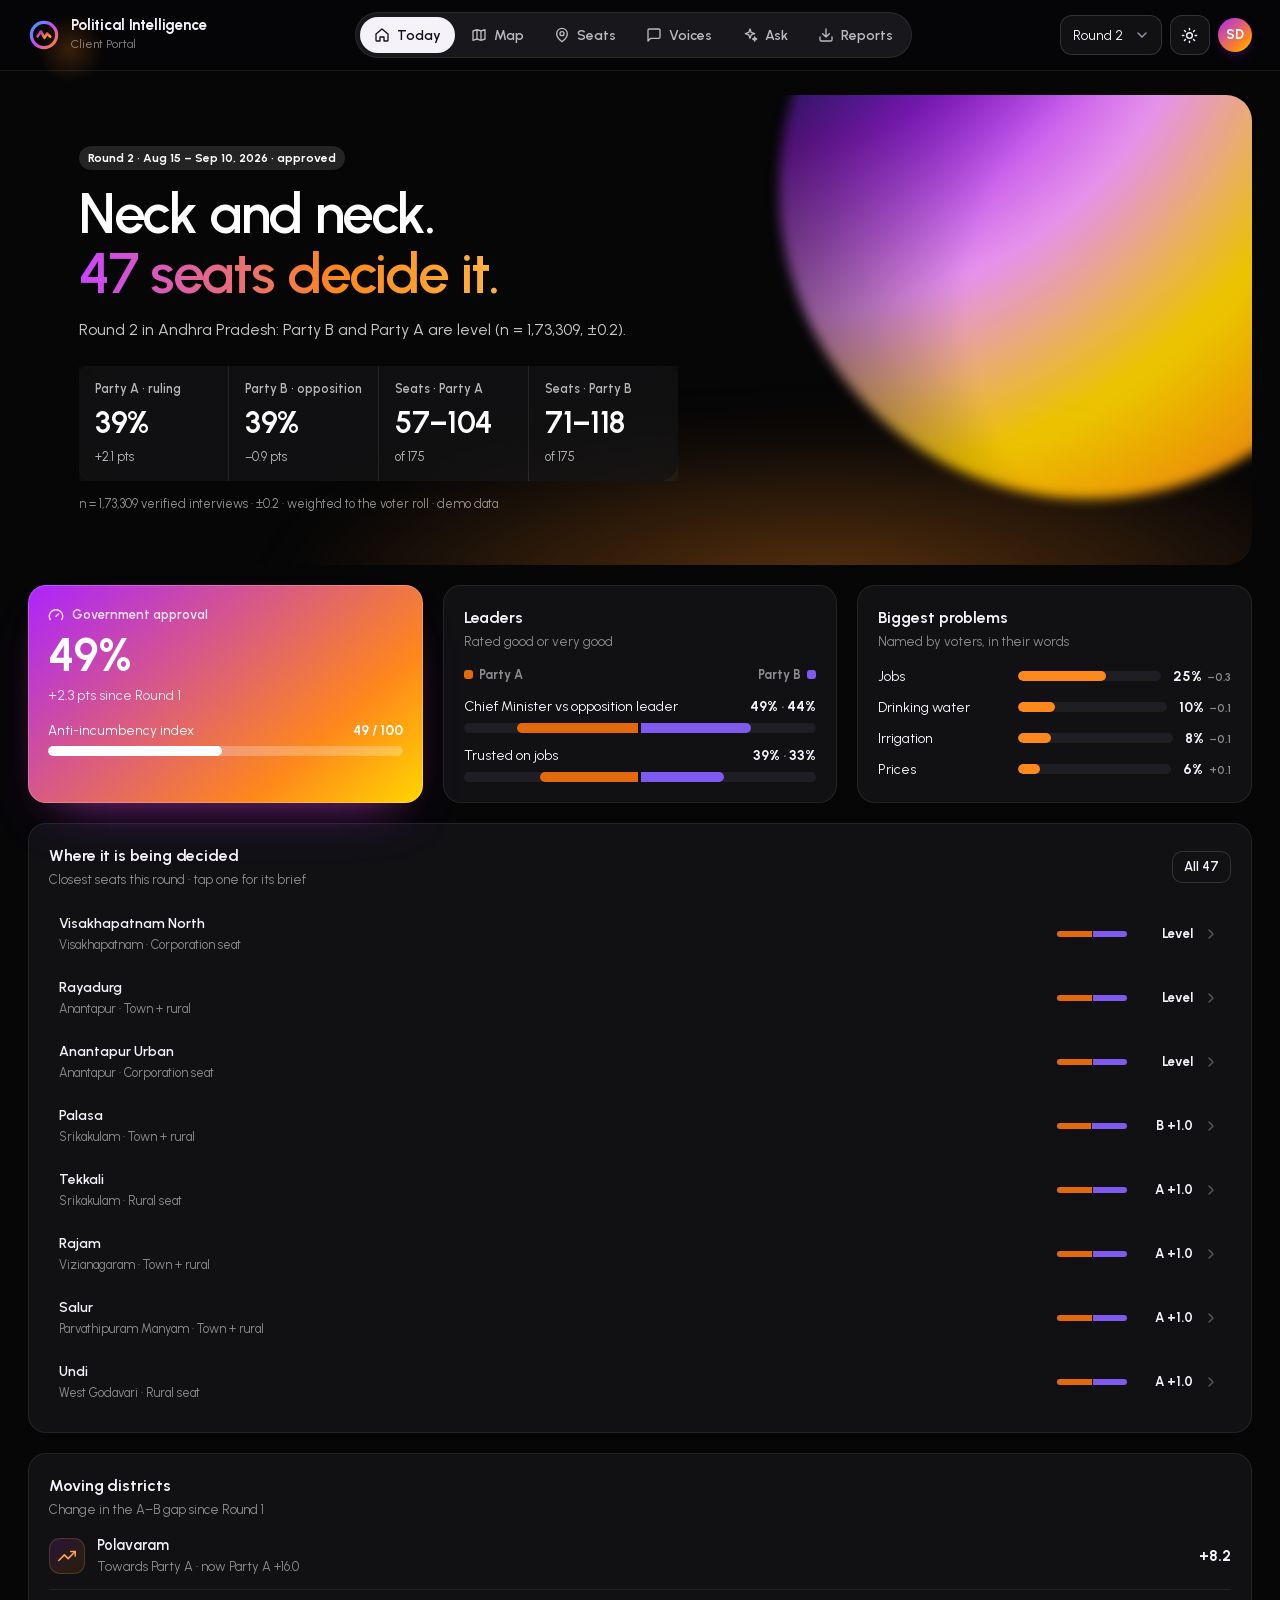
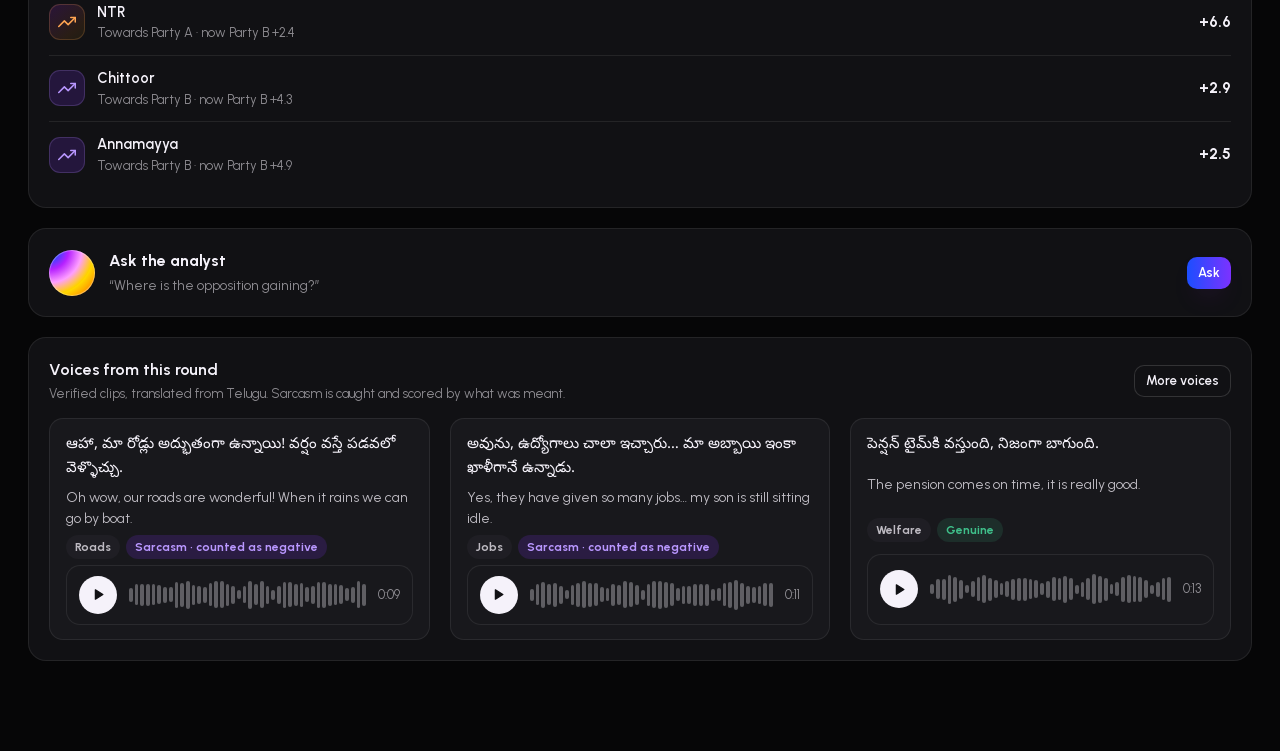
<file: portal.html>
<!doctype html>
<html lang="en" data-theme="dark">
<head>
<meta charset="utf-8">
<meta name="viewport" content="width=device-width, initial-scale=1">
<title>Client Portal · Political Intelligence Platform</title>
<meta name="description" content="The Client Portal: today's read, where the race is decided, ruling vs opposition, verified voter voices, a drill-down map, an AI analyst and reports to download.">
<meta name="theme-color" content="#060607">
<!--seo-->
<link rel="canonical" href="https://pi.onestop-solutions.in/portal">
<meta name="robots" content="index, follow, max-image-preview:large">
<meta name="author" content="One Stop Solutions">
<meta name="format-detection" content="telephone=no">
<link rel="icon" href="favicon.ico" sizes="48x48">
<link rel="icon" href="favicon.svg" type="image/svg+xml">
<link rel="apple-touch-icon" href="icons/apple-touch-icon.png">
<link rel="manifest" href="site.webmanifest">
<meta name="apple-mobile-web-app-title" content="Political Intel">
<meta property="og:type" content="website">
<meta property="og:site_name" content="Political Intelligence Platform">
<meta property="og:locale" content="en_IN">
<meta property="og:url" content="https://pi.onestop-solutions.in/portal">
<meta property="og:title" content="Client Portal · Political Intelligence Platform">
<meta property="og:description" content="The Client Portal: today's read, where the race is decided, ruling vs opposition, verified voter voices, a drill-down map, an AI analyst and reports to download.">
<meta property="og:image" content="https://pi.onestop-solutions.in/share.jpg">
<meta property="og:image:secure_url" content="https://pi.onestop-solutions.in/share.jpg">
<meta property="og:image:type" content="image/jpeg">
<meta property="og:image:width" content="1200">
<meta property="og:image:height" content="630">
<meta property="og:image:alt" content="Political Intelligence Platform: political intelligence and AI sentiment analysis. 175 seats, 28 districts, every interview verified, our own Telugu speech engine, AI analyst.">
<meta name="twitter:card" content="summary_large_image">
<meta name="twitter:title" content="Client Portal · Political Intelligence Platform">
<meta name="twitter:description" content="The Client Portal: today's read, where the race is decided, ruling vs opposition, verified voter voices, a drill-down map, an AI analyst and reports to download.">
<meta name="twitter:image" content="https://pi.onestop-solutions.in/share.jpg">
<meta name="twitter:image:alt" content="Political Intelligence Platform: political intelligence and AI sentiment analysis. 175 seats, 28 districts, every interview verified, our own Telugu speech engine, AI analyst.">
<!--/seo-->

<!--fonts-->
<link rel="preload" href="fonts/urbanist-latin.woff2" as="font" type="font/woff2" crossorigin>
<style>@font-face{font-family:'Urbanist';font-style:normal;font-weight:400 800;font-display:swap;src:url(fonts/urbanist-latin-ext.woff2) format('woff2');unicode-range:U+0100-02BA, U+02BD-02C5, U+02C7-02CC, U+02CE-02D7, U+02DD-02FF, U+0304, U+0308, U+0329, U+1D00-1DBF, U+1E00-1E9F, U+1EF2-1EFF, U+2020, U+20A0-20AB, U+20AD-20C4, U+2113, U+2C60-2C7F, U+A720-A7FF}@font-face{font-family:'Urbanist';font-style:normal;font-weight:400 800;font-display:swap;src:url(fonts/urbanist-latin.woff2) format('woff2');unicode-range:U+0000-00FF, U+0131, U+0152-0153, U+02BB-02BC, U+02C6, U+02DA, U+02DC, U+0304, U+0308, U+0329, U+2000-206F, U+20AC, U+2122, U+2191, U+2193, U+2212, U+2215, U+FEFF, U+FFFD}</style>
<link rel="preconnect" href="https://fonts.googleapis.com">
<link rel="preconnect" href="https://fonts.gstatic.com" crossorigin>
<link href="https://fonts.googleapis.com/css2?family=Noto+Sans+Telugu:wght@400;500;600&display=swap" rel="stylesheet" media="print" onload="this.media='all'">
<noscript><link href="https://fonts.googleapis.com/css2?family=Noto+Sans+Telugu:wght@400;500;600&display=swap" rel="stylesheet"></noscript>
<!--/fonts-->
<link rel="stylesheet" href="appkit/app.css">
<script>try { document.documentElement.dataset.theme = localStorage.getItem('pi-theme') || 'dark'; } catch (e) {}</script>
</head>
<body>
<a class="skip" href="#ptPage">Skip to content</a>
<div id="portal"></div>
<script src="data.js" defer></script>
<script src="core.js" defer></script>
<script src="appkit/icons.js" defer></script>
<script src="appkit/model.js" defer></script>
<script src="appkit/ui.js" defer></script>
<script src="appkit/map.js" defer></script>
<script src="appkit/export.js" defer></script>
<script src="appkit/insight.js" defer></script>
<script src="appkit/portal.js" defer></script>
</body>
</html>
</file>
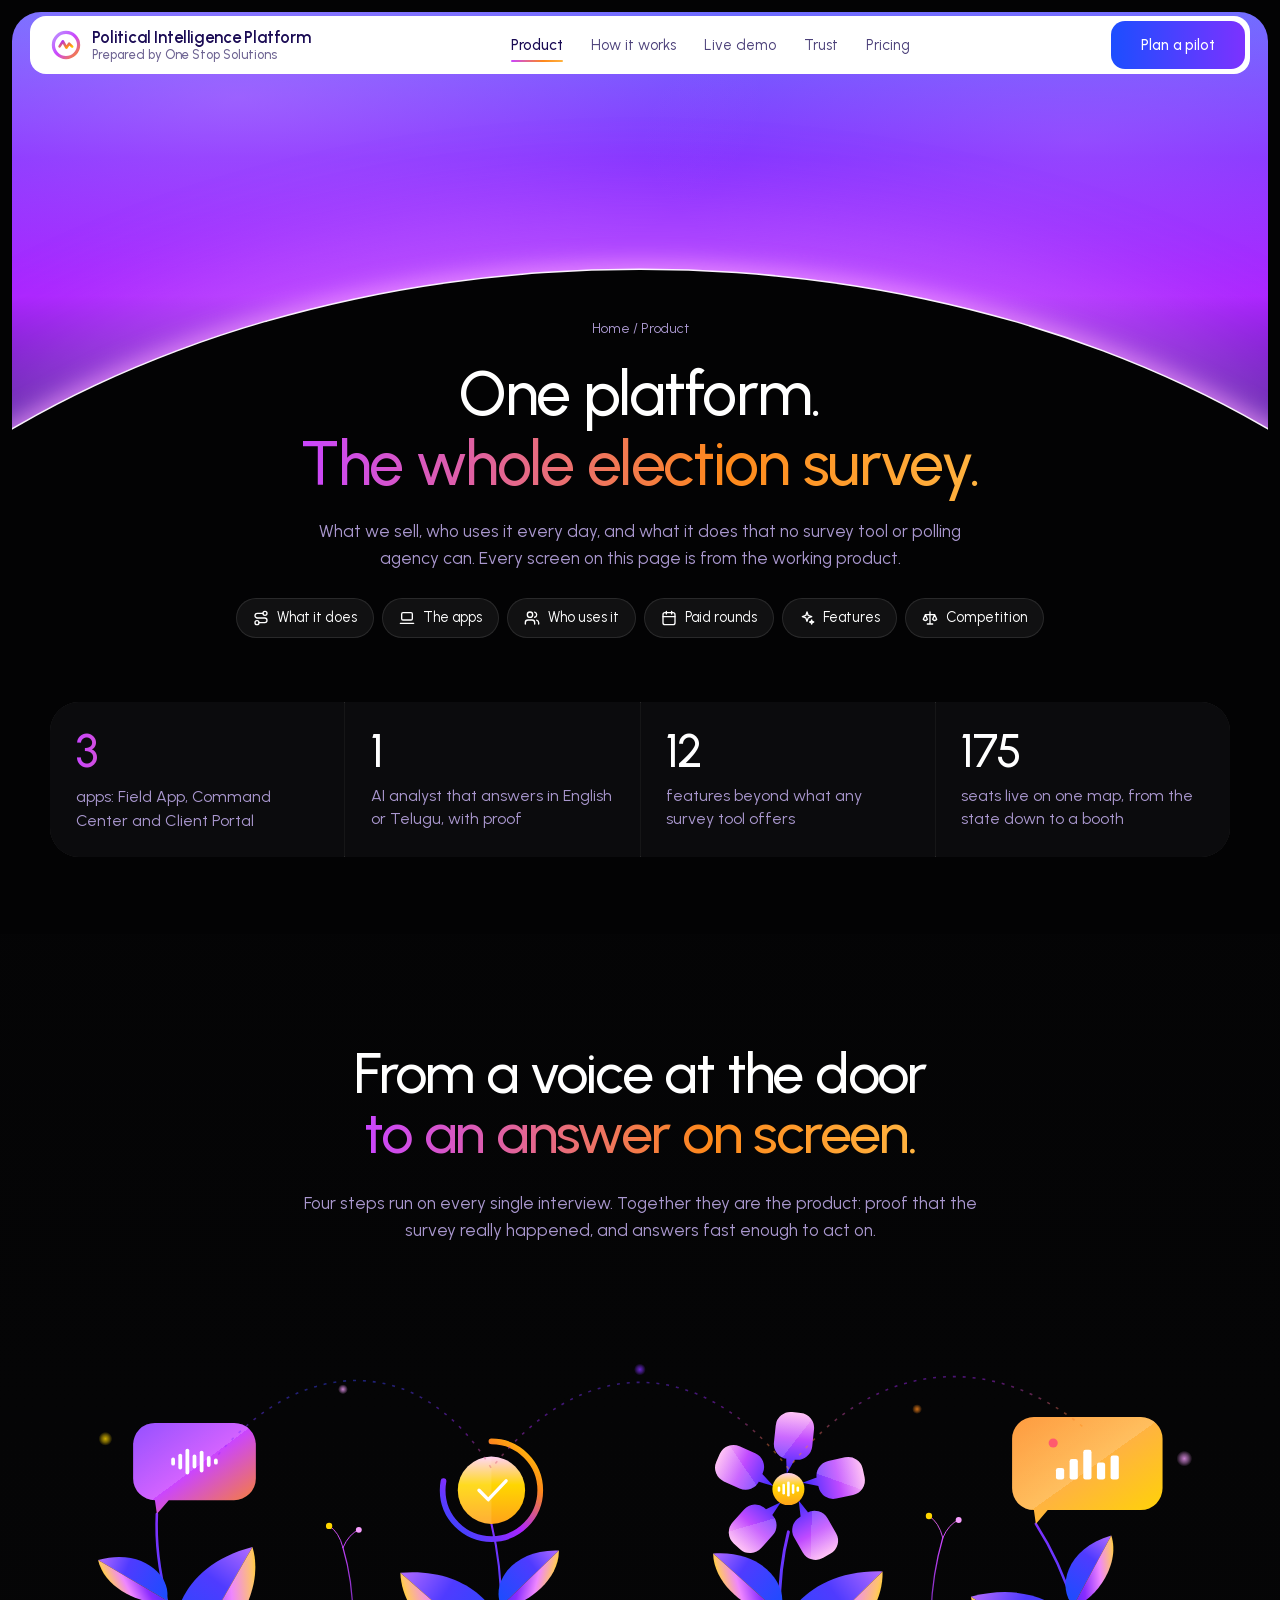
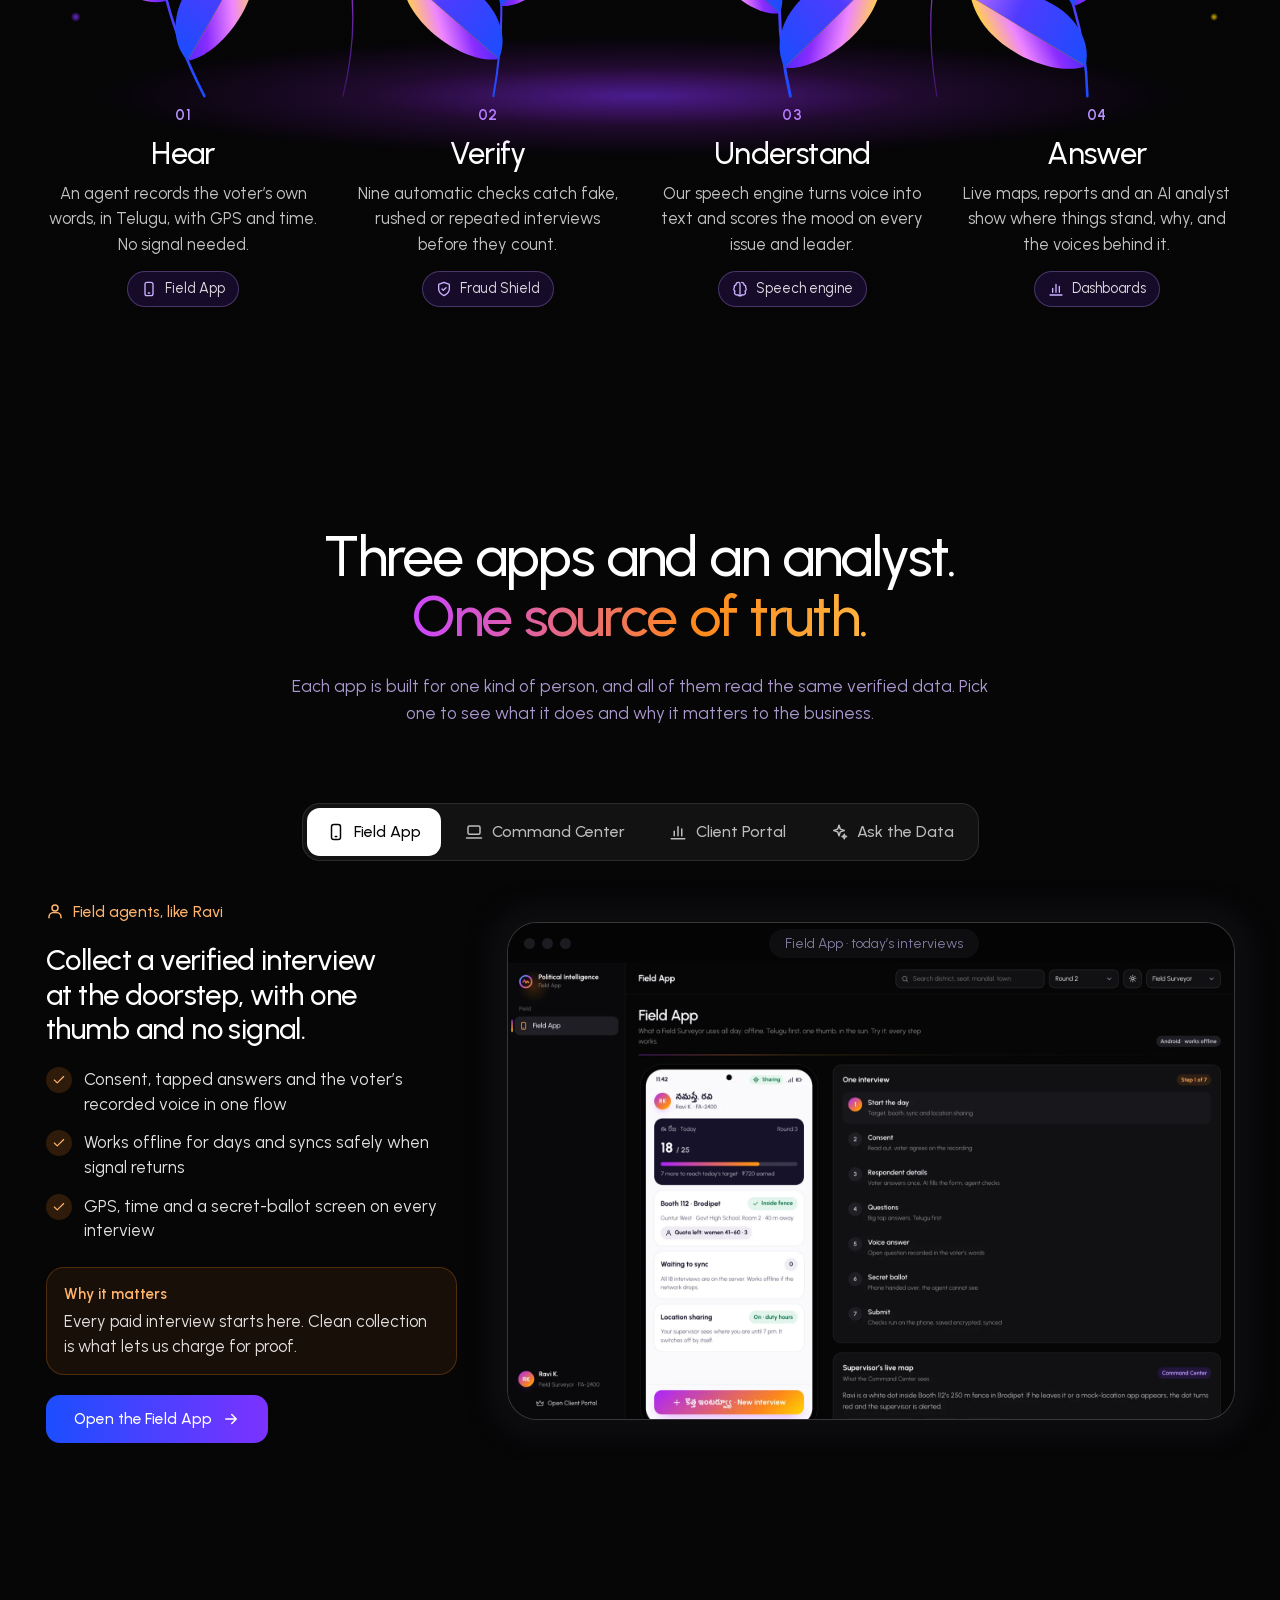
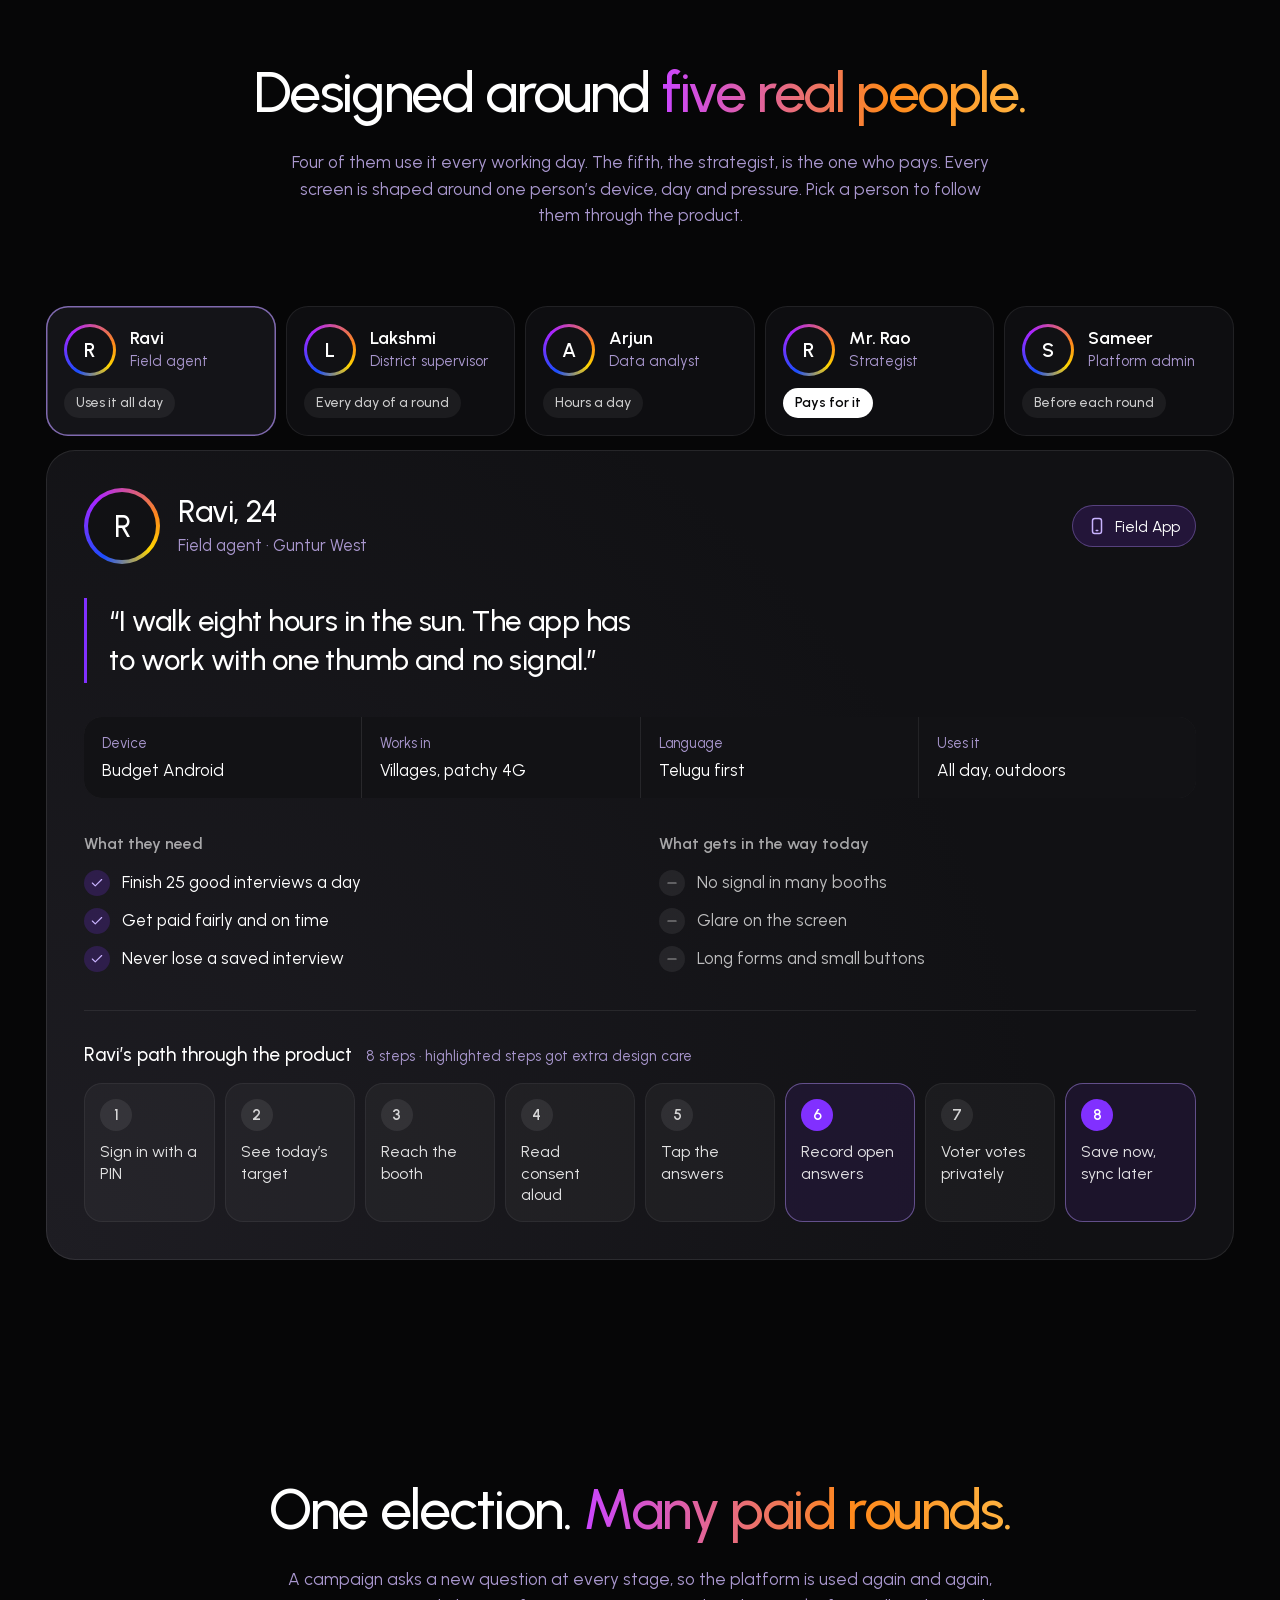
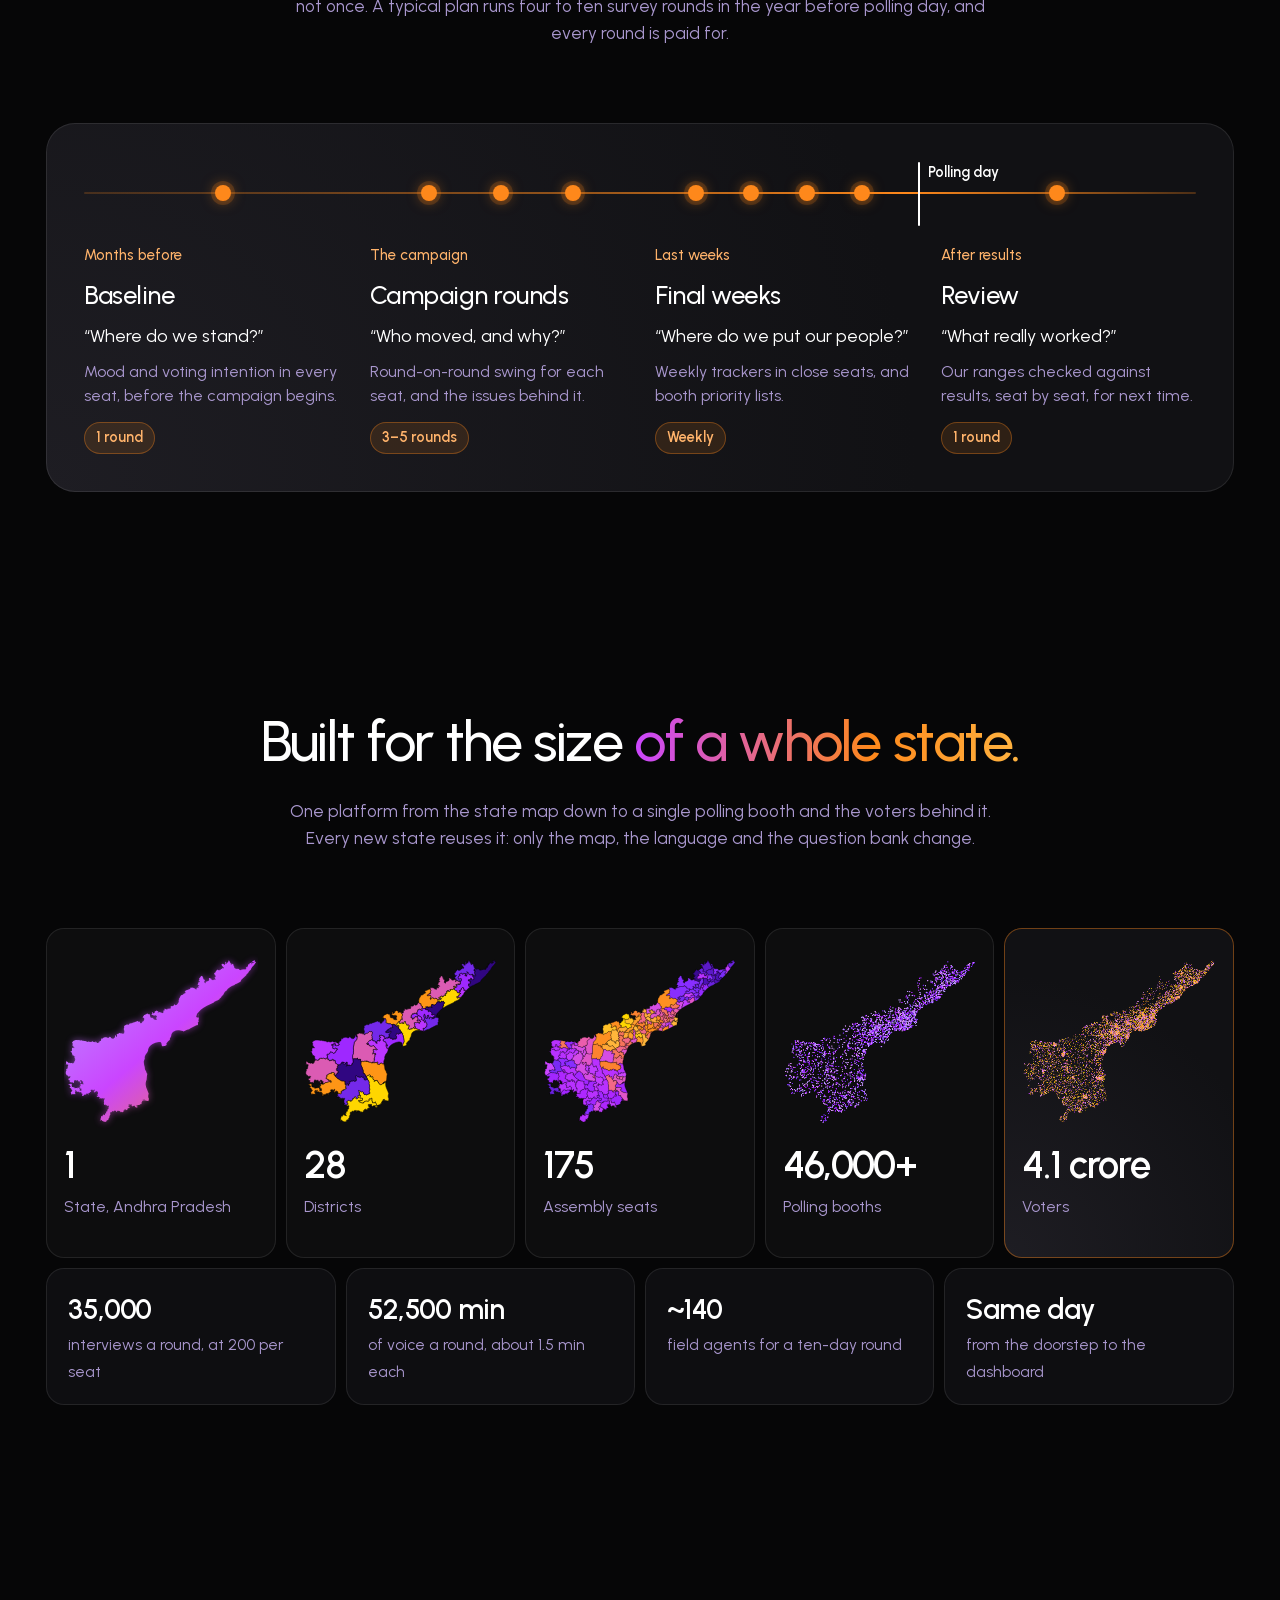
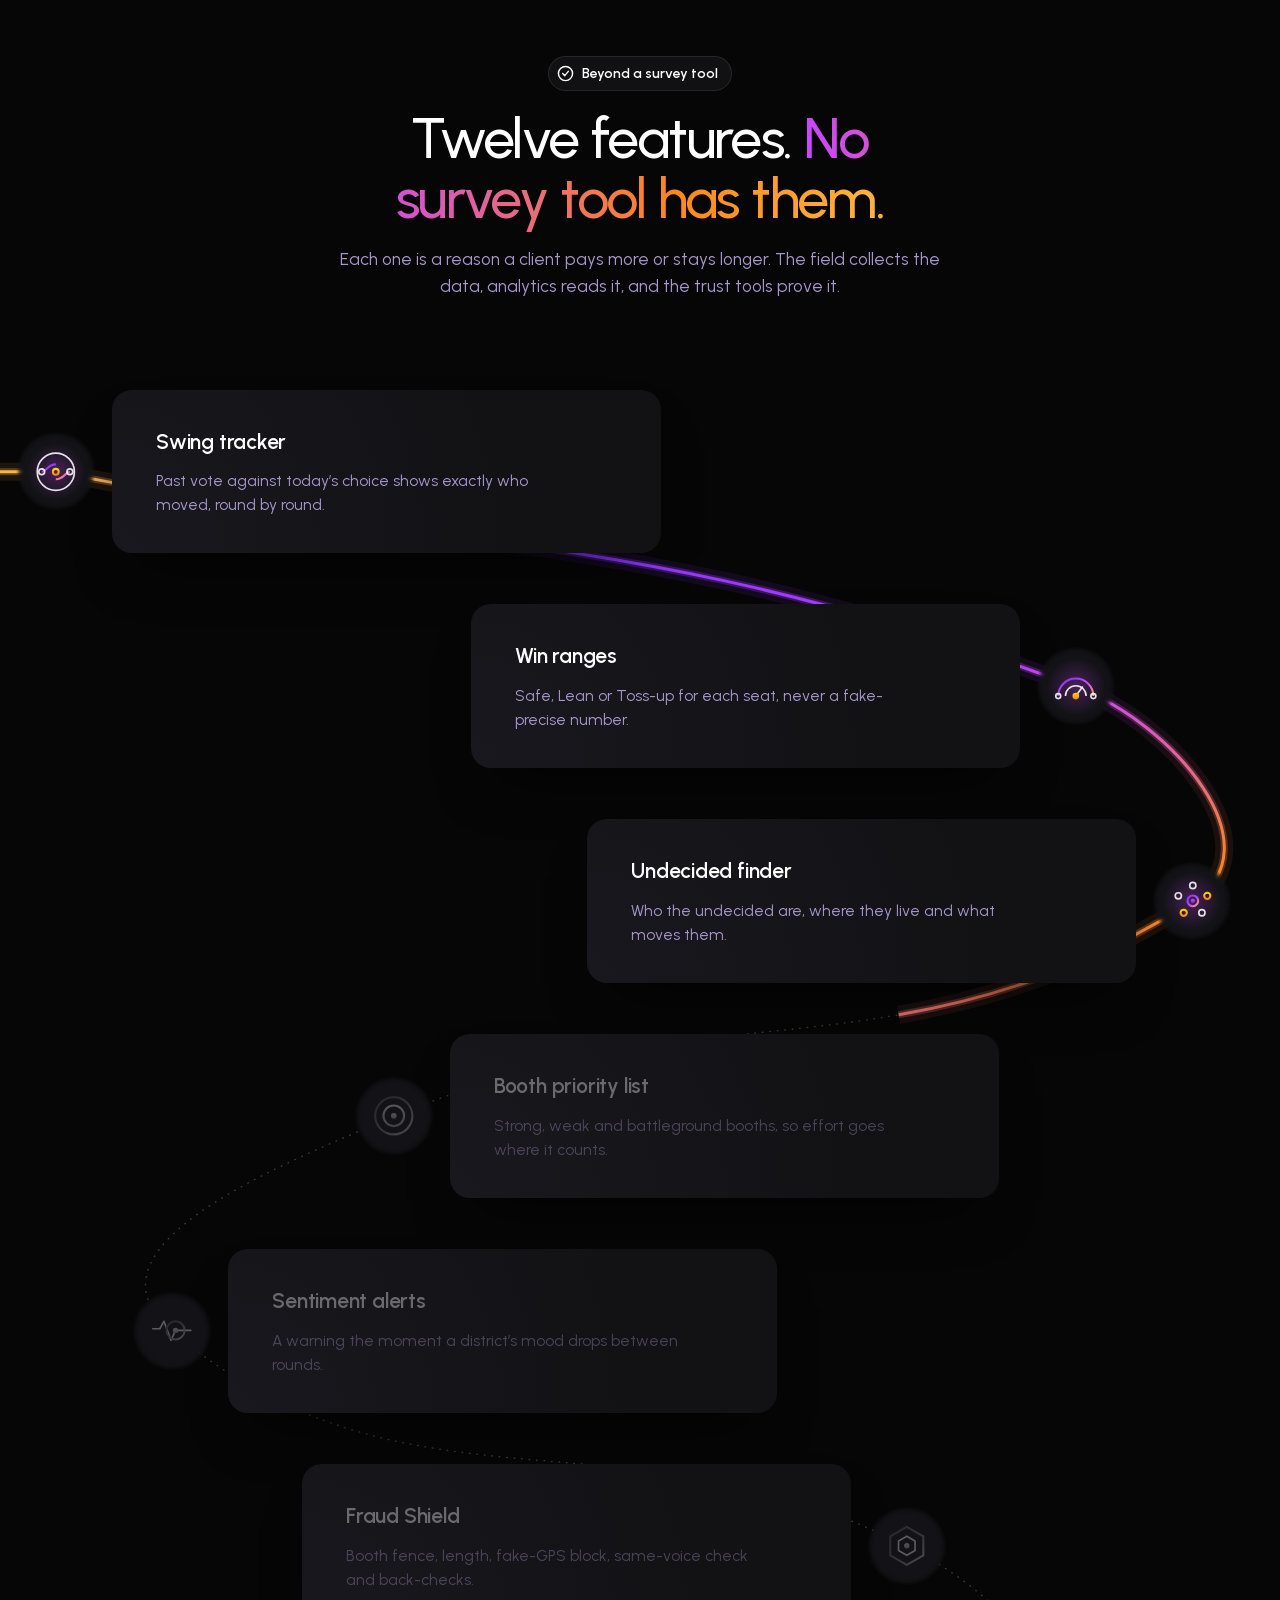
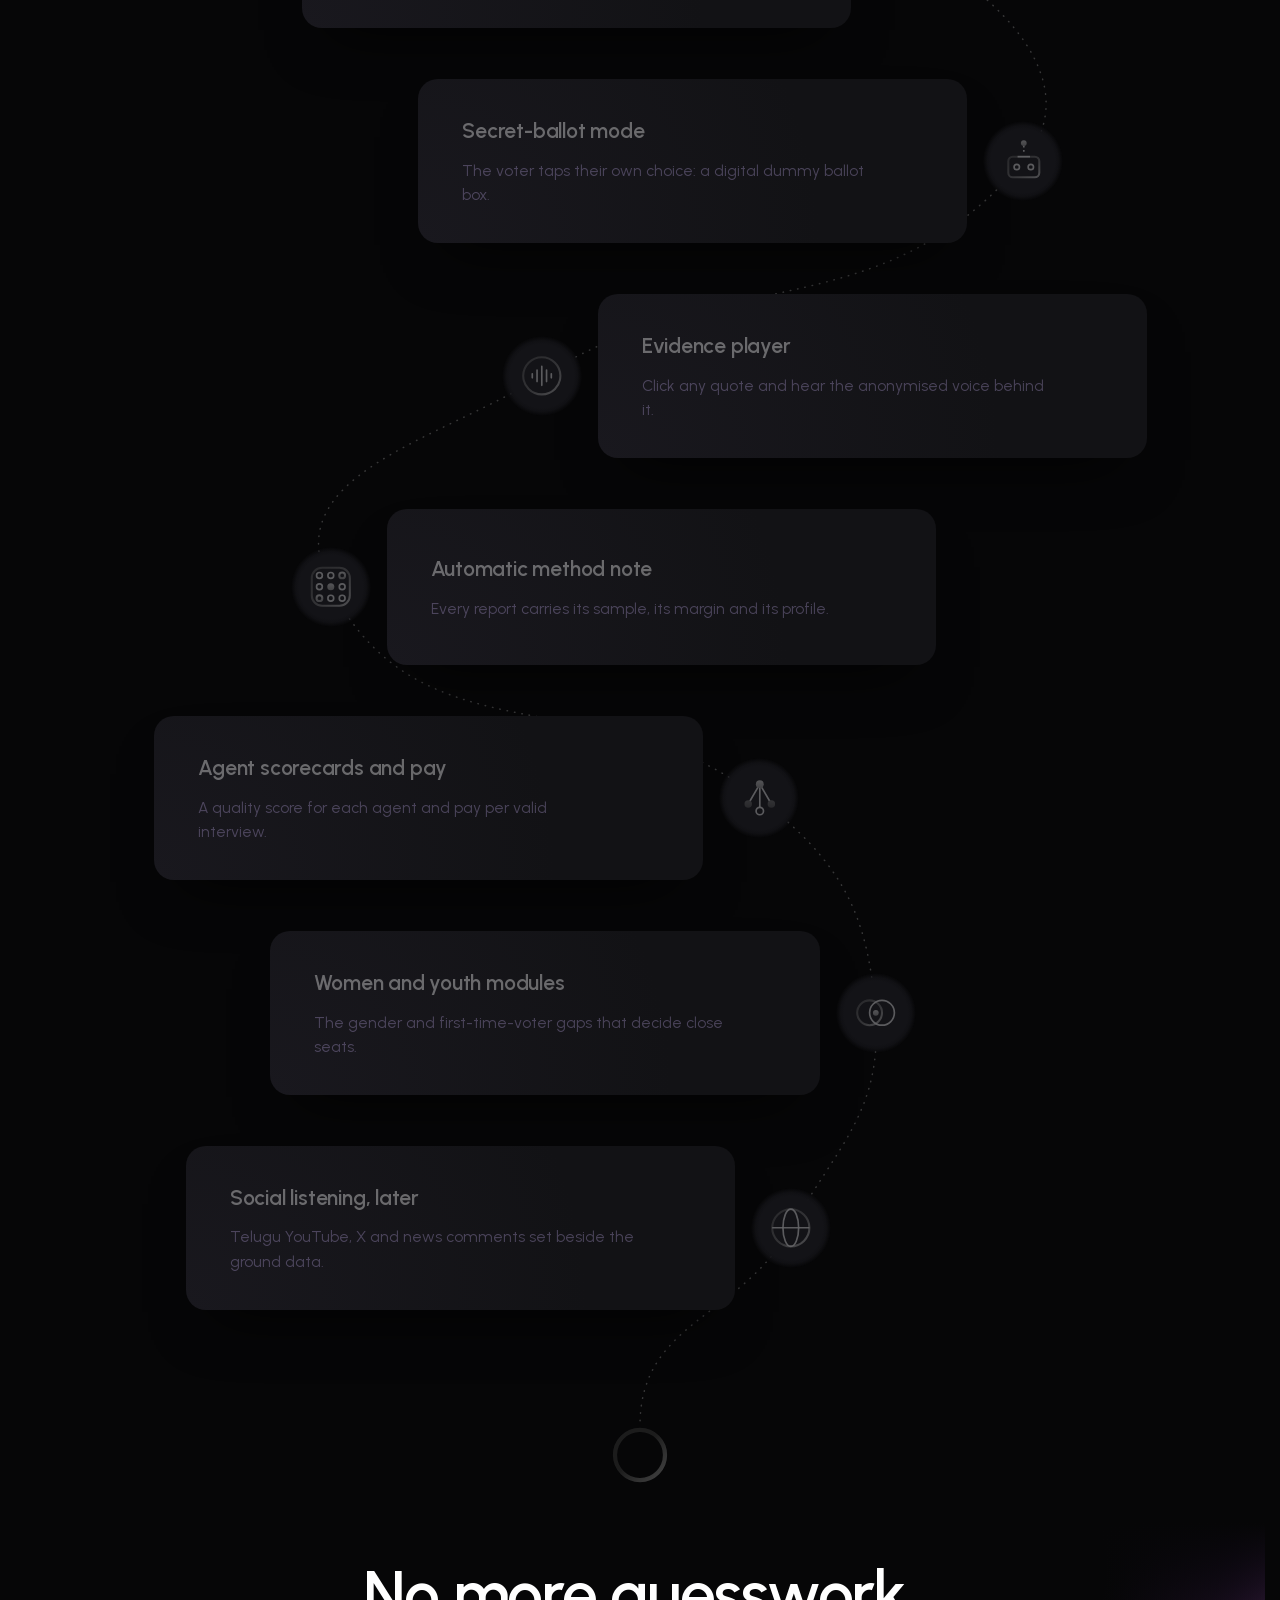
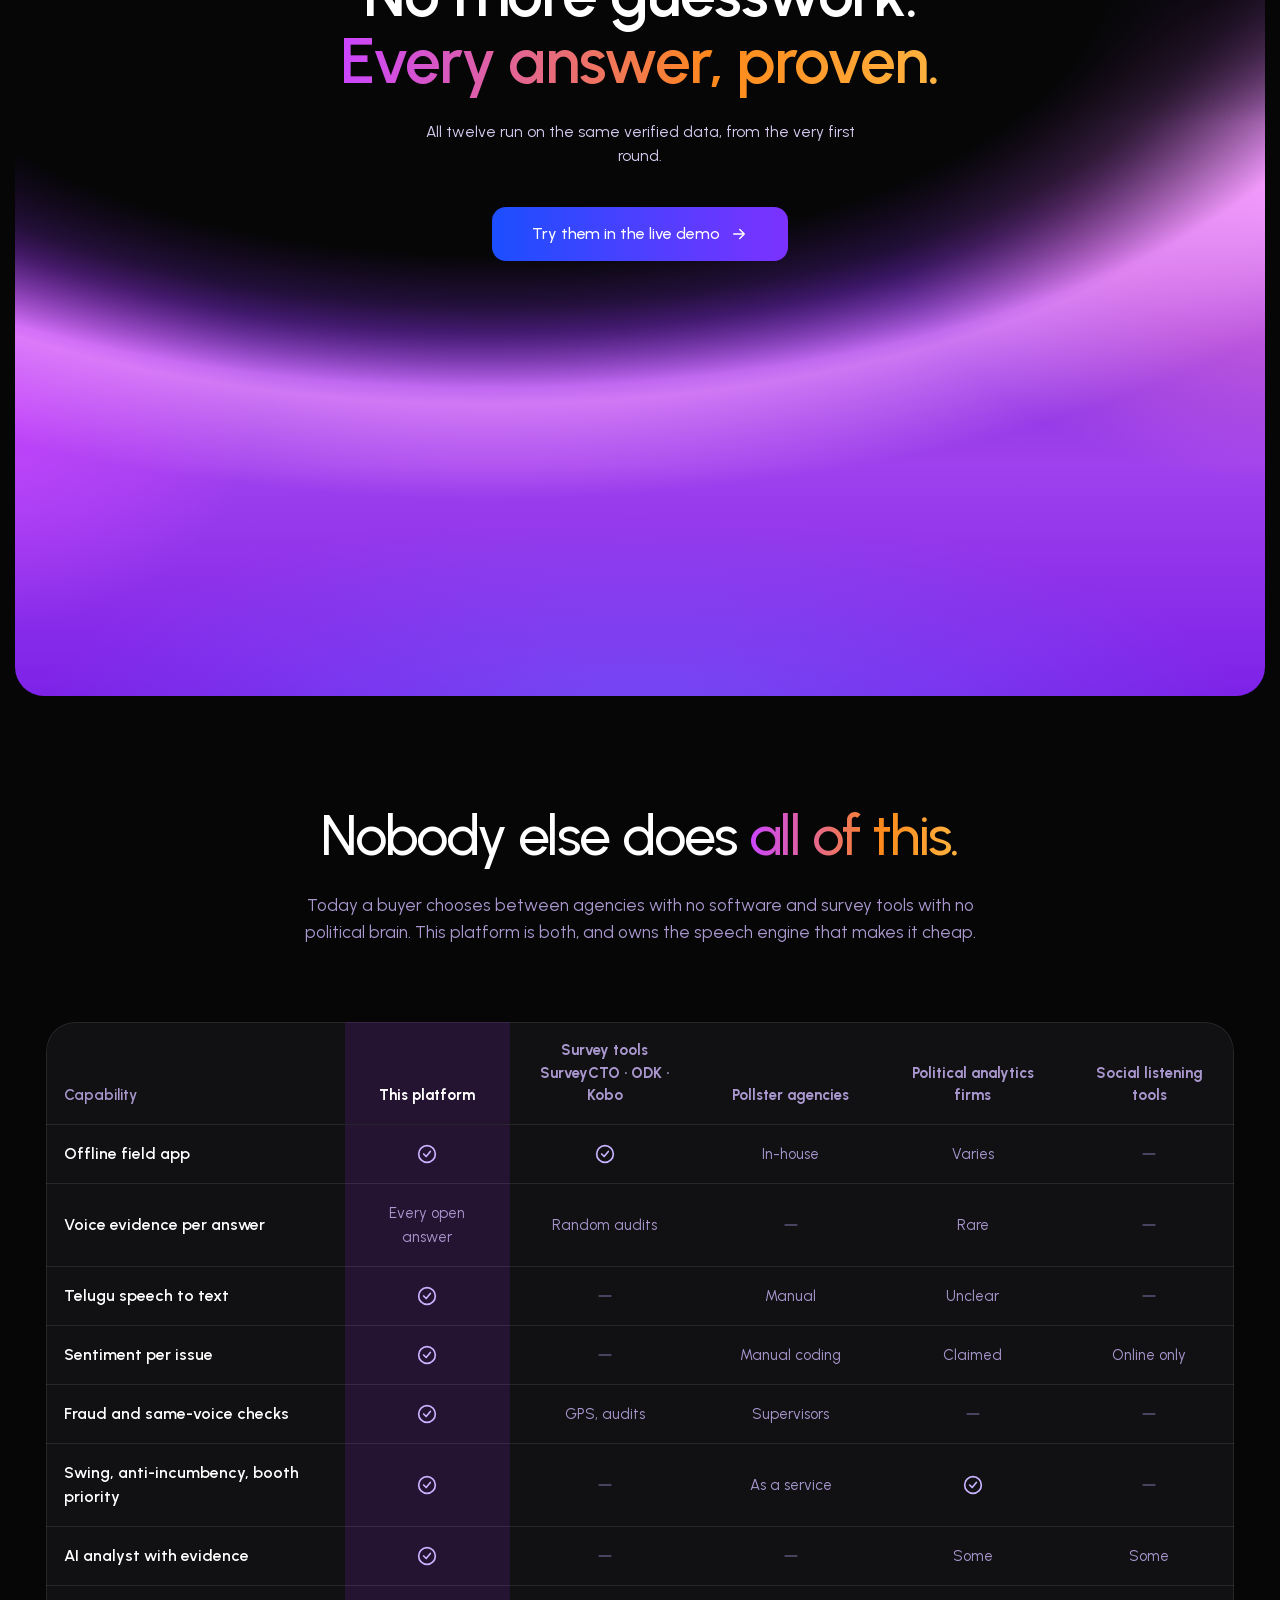
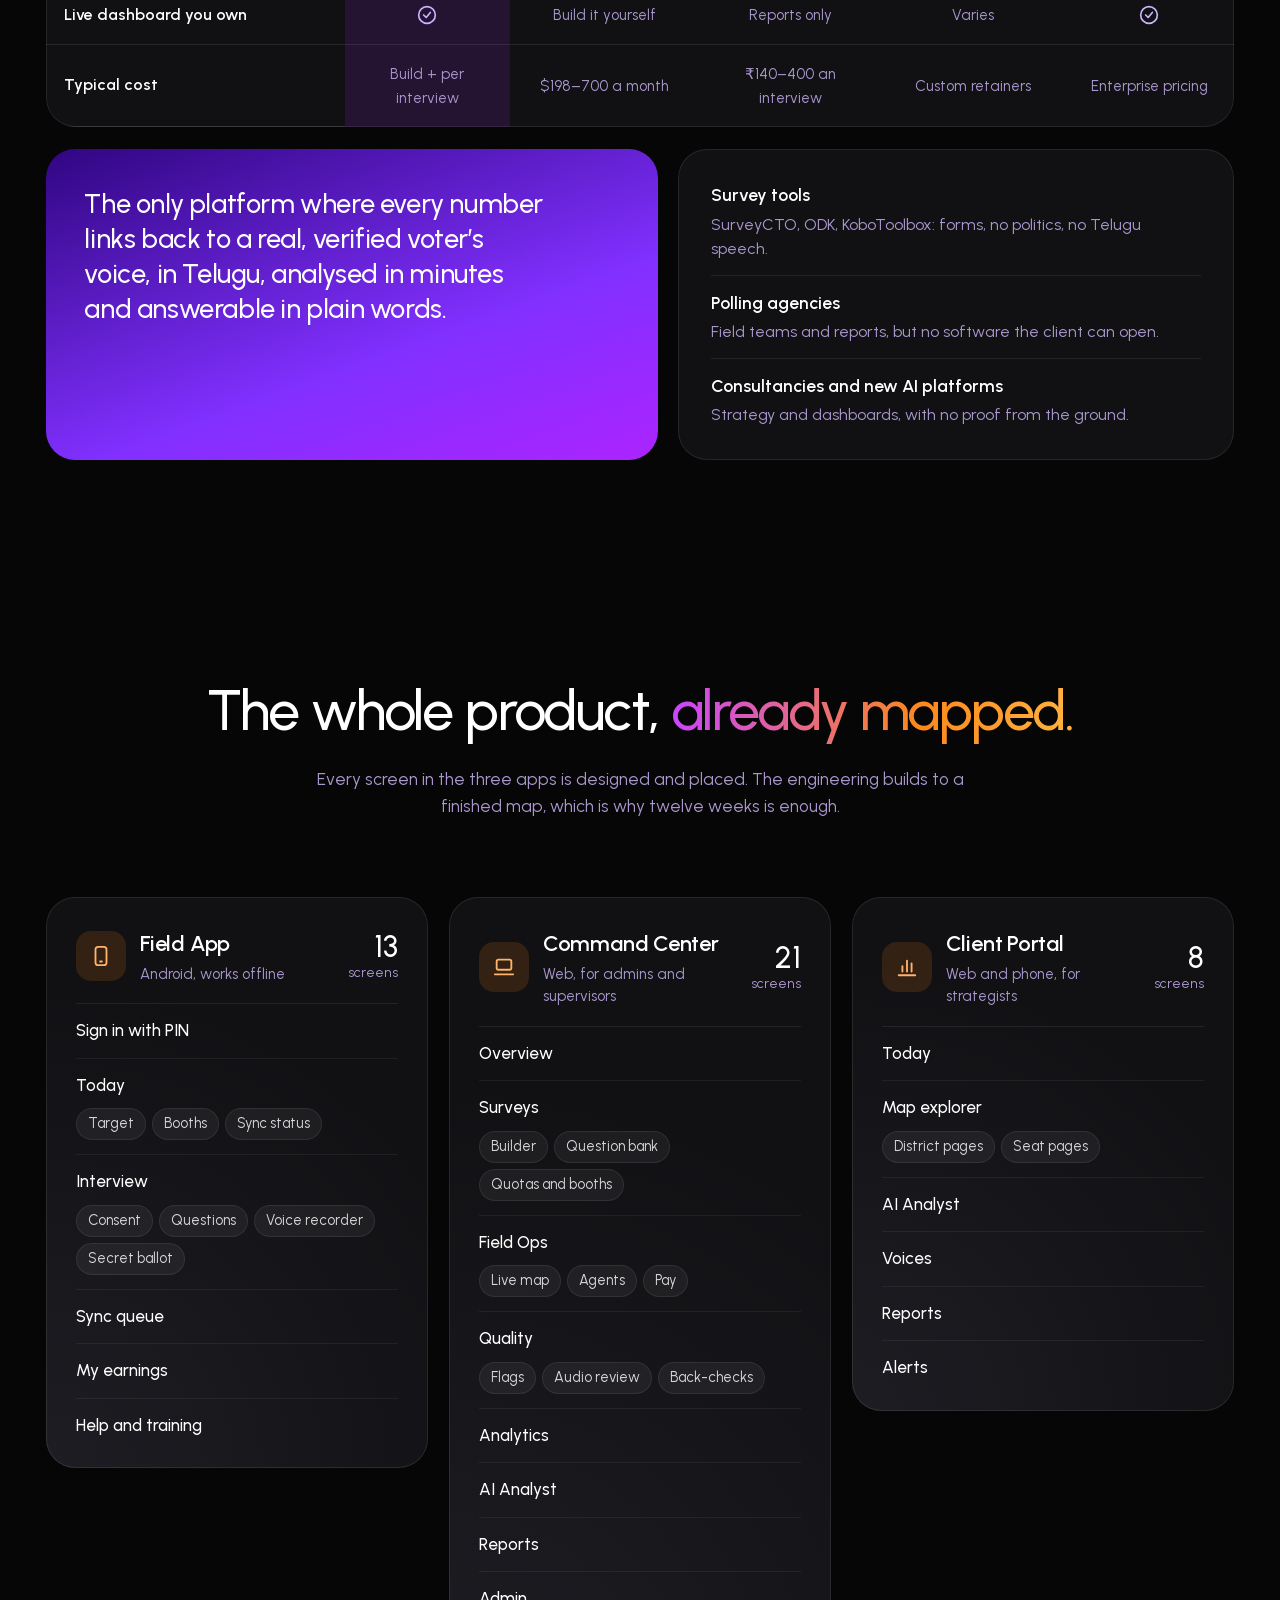
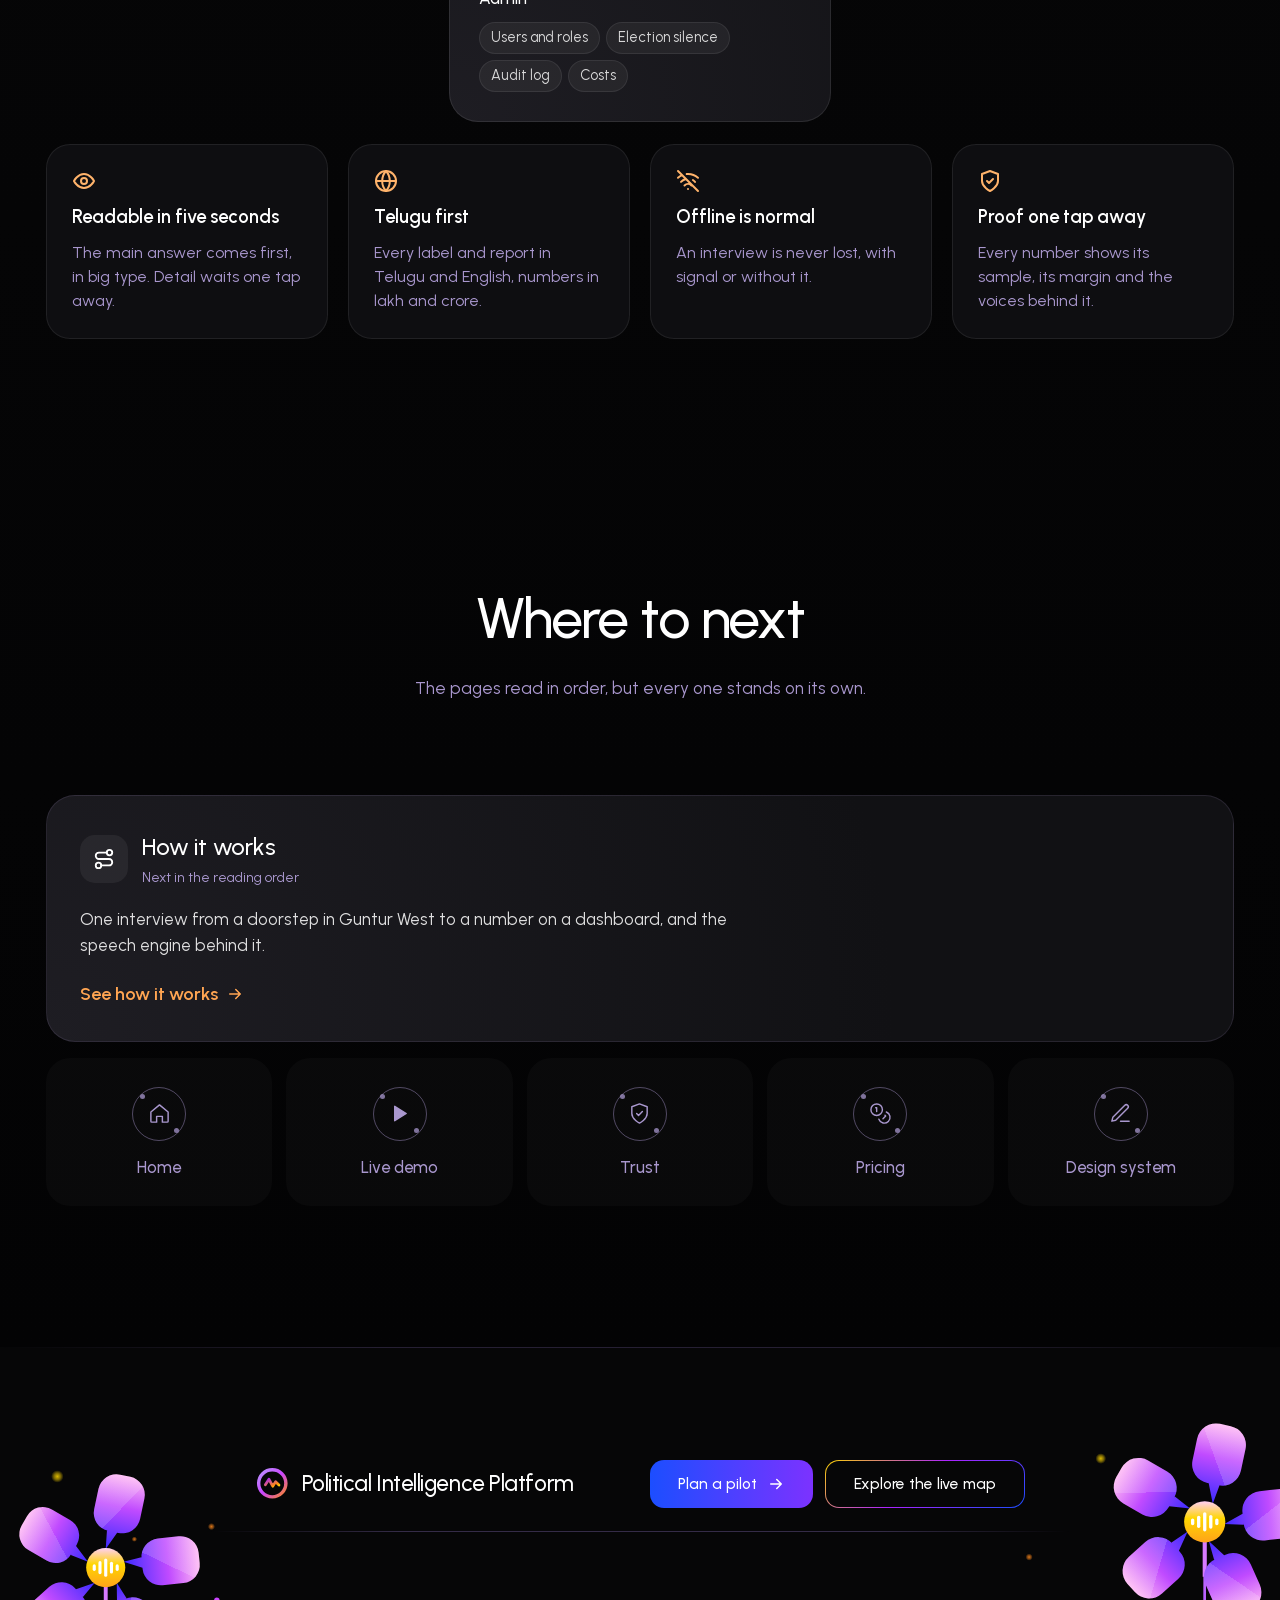
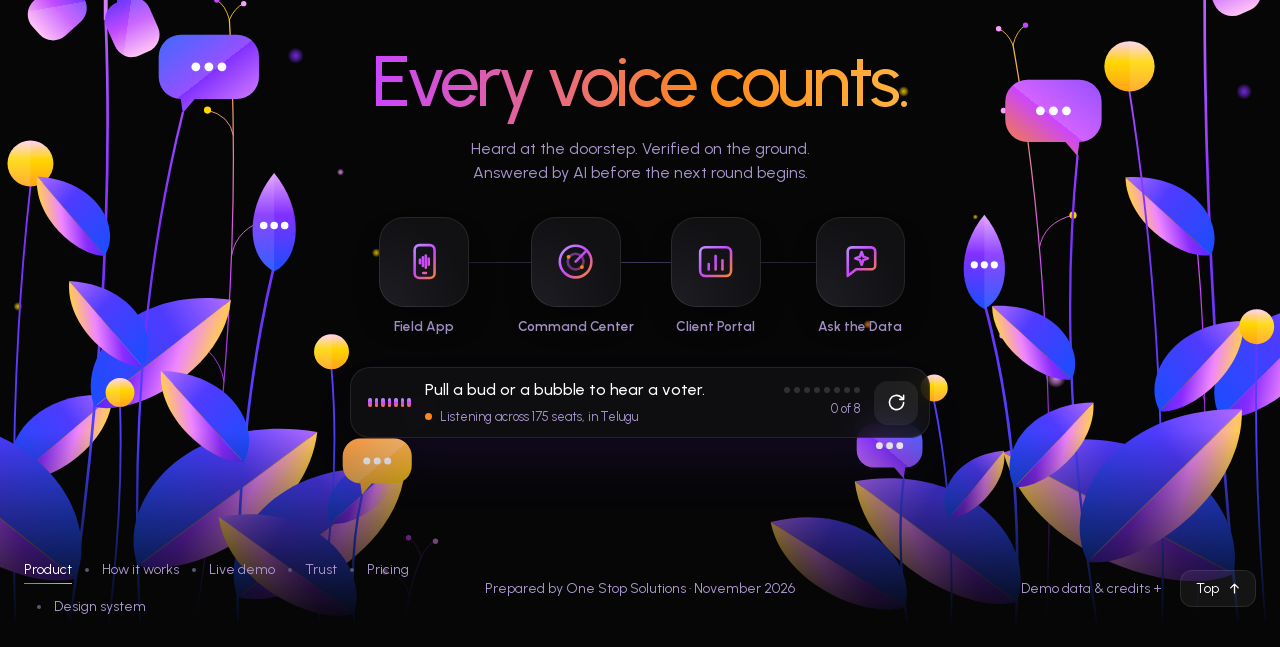
<file: product.html>
<!doctype html>
<html lang="en">
<head>
<meta charset="utf-8">
<meta name="viewport" content="width=device-width, initial-scale=1">
<title>Product · Political Intelligence Platform</title>
<meta name="description" content="The Political Intelligence Platform: three apps and an AI analyst that turn a voter’s voice at the door into a verified, readable answer on screen, built for a whole state and for every paid round of an election.">
<meta name="theme-color" content="#030304">
<!--seo-->
<link rel="canonical" href="https://pi.onestop-solutions.in/product">
<meta name="robots" content="index, follow, max-image-preview:large">
<meta name="author" content="One Stop Solutions">
<meta name="format-detection" content="telephone=no">
<link rel="icon" href="favicon.ico" sizes="48x48">
<link rel="icon" href="favicon.svg" type="image/svg+xml">
<link rel="apple-touch-icon" href="icons/apple-touch-icon.png">
<link rel="manifest" href="site.webmanifest">
<meta name="apple-mobile-web-app-title" content="Political Intel">
<meta property="og:type" content="website">
<meta property="og:site_name" content="Political Intelligence Platform">
<meta property="og:locale" content="en_IN">
<meta property="og:url" content="https://pi.onestop-solutions.in/product">
<meta property="og:title" content="Product · Political Intelligence Platform">
<meta property="og:description" content="The Political Intelligence Platform: three apps and an AI analyst that turn a voter’s voice at the door into a verified, readable answer on screen, built for a whole state and for every paid round of an election.">
<meta property="og:image" content="https://pi.onestop-solutions.in/share.jpg">
<meta property="og:image:secure_url" content="https://pi.onestop-solutions.in/share.jpg">
<meta property="og:image:type" content="image/jpeg">
<meta property="og:image:width" content="1200">
<meta property="og:image:height" content="630">
<meta property="og:image:alt" content="Political Intelligence Platform: political intelligence and AI sentiment analysis. 175 seats, 28 districts, every interview verified, our own Telugu speech engine, AI analyst.">
<meta name="twitter:card" content="summary_large_image">
<meta name="twitter:title" content="Product · Political Intelligence Platform">
<meta name="twitter:description" content="The Political Intelligence Platform: three apps and an AI analyst that turn a voter’s voice at the door into a verified, readable answer on screen, built for a whole state and for every paid round of an election.">
<meta name="twitter:image" content="https://pi.onestop-solutions.in/share.jpg">
<meta name="twitter:image:alt" content="Political Intelligence Platform: political intelligence and AI sentiment analysis. 175 seats, 28 districts, every interview verified, our own Telugu speech engine, AI analyst.">
<!--/seo-->

<!--fonts-->
<link rel="preload" href="fonts/urbanist-latin.woff2" as="font" type="font/woff2" crossorigin>
<style>@font-face{font-family:'Urbanist';font-style:normal;font-weight:400 800;font-display:swap;src:url(fonts/urbanist-latin-ext.woff2) format('woff2');unicode-range:U+0100-02BA, U+02BD-02C5, U+02C7-02CC, U+02CE-02D7, U+02DD-02FF, U+0304, U+0308, U+0329, U+1D00-1DBF, U+1E00-1E9F, U+1EF2-1EFF, U+2020, U+20A0-20AB, U+20AD-20C4, U+2113, U+2C60-2C7F, U+A720-A7FF}@font-face{font-family:'Urbanist';font-style:normal;font-weight:400 800;font-display:swap;src:url(fonts/urbanist-latin.woff2) format('woff2');unicode-range:U+0000-00FF, U+0131, U+0152-0153, U+02BB-02BC, U+02C6, U+02DA, U+02DC, U+0304, U+0308, U+0329, U+2000-206F, U+20AC, U+2122, U+2191, U+2193, U+2212, U+2215, U+FEFF, U+FFFD}</style>
<link rel="preconnect" href="https://fonts.googleapis.com">
<link rel="preconnect" href="https://fonts.gstatic.com" crossorigin>
<link href="https://fonts.googleapis.com/css2?family=Noto+Sans+Telugu:wght@400;500;600&display=swap" rel="stylesheet" media="print" onload="this.media='all'">
<noscript><link href="https://fonts.googleapis.com/css2?family=Noto+Sans+Telugu:wght@400;500;600&display=swap" rel="stylesheet"></noscript>
<!--/fonts-->
<link rel="stylesheet" href="styles.css">
<link rel="stylesheet" href="refresh.css">
<link rel="stylesheet" href="pages.css">
<link rel="stylesheet" href="motion.css">
<link rel="stylesheet" href="footer.css">
<link rel="stylesheet" href="extras.css">
<link rel="stylesheet" href="garden.css">
<link rel="stylesheet" href="product.css">
<script>document.documentElement.classList.add('js');(function(d){var h=d.documentElement,go=function(){h.classList.add('fonts-in')};setTimeout(go,300);if(d.fonts&&d.fonts.load)d.fonts.load('500 1em Urbanist').then(go,go)})(document)</script>

<!--pl-css-->
<style>
.ldr{display:none}
.ldr-on .ldr{position:fixed;inset:0;z-index:2147483000;display:grid;place-items:center;background:#060607;color:#fff;font-family:Urbanist,Arial,sans-serif;transition:opacity .55s cubic-bezier(.22,1,.36,1),visibility 0s linear .55s}
.ldr-on{overflow:hidden}
.ldr::before{content:"";position:absolute;left:50%;top:50%;width:520px;height:520px;margin:-260px 0 0 -260px;border-radius:50%;background:radial-gradient(closest-side,rgba(129,48,255,.30),rgba(172,36,255,.10) 55%,transparent);filter:blur(20px);animation:ldr-breathe 2.4s ease-in-out infinite alternate}
.ldr-in{position:relative;display:flex;flex-direction:column;align-items:center;gap:18px;transition:transform .55s cubic-bezier(.22,1,.36,1)}
.ldr svg{width:64px;height:64px;overflow:visible}
.ldr .ldr-c{stroke-dasharray:80;stroke-dashoffset:80;animation:ldr-draw .9s cubic-bezier(.65,0,.35,1) .05s forwards}
.ldr .ldr-p{stroke-dasharray:24;stroke-dashoffset:24;animation:ldr-draw .6s cubic-bezier(.65,0,.35,1) .55s forwards}
.ldr-w{font-size:17px;font-weight:600;letter-spacing:.02em;text-align:center;opacity:0;transform:translateY(8px);animation:ldr-up .6s cubic-bezier(.22,1,.36,1) .35s forwards}
.ldr-w small{display:block;margin-top:4px;font-size:13px;font-weight:500;letter-spacing:.08em;text-transform:uppercase;color:rgba(255,255,255,.56)}
.ldr-t{width:168px;height:2px;border-radius:2px;background:rgba(255,255,255,.10);overflow:hidden;opacity:0;animation:ldr-up .4s ease .5s forwards}
.ldr-b{display:block;height:100%;transform-origin:0 50%;transform:scaleX(.04);background:linear-gradient(90deg,#2ba7ff,#ca45ff 50%,#fe881b);animation:ldr-load 2.2s cubic-bezier(.1,.7,.2,1) .5s forwards}
.ldr.done .ldr-b{animation:none;transform:scaleX(1);transition:transform .3s ease-out}
.ldr.out{opacity:0;visibility:hidden}
.ldr.out .ldr-in{transform:scale(.97)}
.ldr-on .hero .h-ln,.ldr-on .hero .lead,.ldr-on .hero .hero-cta,.ldr-on .hz,.ldr-on .hero-stage,.ldr-on .ph-in>*{animation-play-state:paused!important}
@keyframes ldr-draw{to{stroke-dashoffset:0}}
@keyframes ldr-up{to{opacity:1;transform:none}}
@keyframes ldr-load{to{transform:scaleX(.86)}}
@keyframes ldr-breathe{from{opacity:.7;transform:scale(.94)}to{opacity:1;transform:scale(1.04)}}
@media (prefers-reduced-motion:reduce){.ldr *,.ldr::before{animation:none!important}.ldr .ldr-c,.ldr .ldr-p{stroke-dashoffset:0}.ldr-w,.ldr-t{opacity:1;transform:none}.ldr-b{transform:scaleX(.5)}}
</style>
<script>(function(h){try{if(sessionStorage.getItem('pi-ldr'))return}catch(e){}h.classList.add('ldr-on')})(document.documentElement)</script>
<!--/pl-css-->
</head>
<body>
<!--pl-->
<div class="ldr" id="ldr" role="status" aria-live="polite" aria-label="Loading Political Intelligence Platform"><div class="ldr-in">
<svg viewBox="0 0 32 32" aria-hidden="true"><defs><linearGradient id="ldrB" x1="0" y1="0" x2="1" y2="1"><stop offset="0" stop-color="#b997ff"/><stop offset=".5" stop-color="#ca45ff"/><stop offset="1" stop-color="#fe881b"/></linearGradient><linearGradient id="ldrW" x1="0" y1="0" x2="1" y2="1"><stop offset="0" stop-color="#ac24ff"/><stop offset=".73" stop-color="#fe881b"/><stop offset="1" stop-color="#ffd600"/></linearGradient></defs><circle class="ldr-c" cx="16" cy="16" r="12.6" fill="none" stroke="url(#ldrB)" stroke-width="3.2" transform="rotate(-90 16 16)"/><path class="ldr-p" d="M9.6 17.4l3.3-5.1 3.5 6.4 2.7-4.1 3.1 3" fill="none" stroke="url(#ldrW)" stroke-width="2.6" stroke-linecap="round" stroke-linejoin="round"/></svg>
<div class="ldr-w">Political Intelligence Platform<small>One Stop Solutions</small></div>
<div class="ldr-t"><i class="ldr-b"></i></div>
</div></div>
<script>(function(){var d=document,h=d.documentElement,el=d.getElementById('ldr');if(!el)return;if(!h.classList.contains('ldr-on')){el.remove();return}
var t0=performance.now(),rm=matchMedia('(prefers-reduced-motion: reduce)').matches,MIN=rm?250:1150,MAX=2600,gone=false;
function finish(){if(gone)return;gone=true;try{sessionStorage.setItem('pi-ldr','1')}catch(e){}
var wait=Math.max(0,MIN-(performance.now()-t0));setTimeout(function(){el.classList.add('done');setTimeout(function(){el.classList.add('out');h.classList.remove('ldr-on');setTimeout(function(){el.remove()},650)},rm?0:260)},wait)}
function ready(){var f=d.fonts&&d.fonts.ready?d.fonts.ready:Promise.resolve();f.then(finish,finish)}
if(d.readyState!=='loading')ready();else d.addEventListener('DOMContentLoaded',ready,{once:true});addEventListener('load',finish,{once:true});setTimeout(finish,MAX)})()</script>
<!--/pl-->

<a class="skip" href="#main">Skip to content</a>

<!-- ICONS -->
<svg width="0" height="0" style="position:absolute" aria-hidden="true" focusable="false">
  <defs>
    <linearGradient id="gBrand" x1="0" y1="0" x2="1" y2="1"><stop offset="0" stop-color="#b997ff"/><stop offset=".5" stop-color="#ca45ff"/><stop offset="1" stop-color="#fe881b"/></linearGradient>
    <linearGradient id="gWarm" x1="0" y1="0" x2="1" y2="1"><stop offset="0" stop-color="#ac24ff"/><stop offset=".73" stop-color="#fe881b"/><stop offset="1" stop-color="#ffd600"/></linearGradient>
    <linearGradient id="gIcon" gradientUnits="userSpaceOnUse" x1="3" y1="3" x2="21" y2="21"><stop offset="0" stop-color="#b997ff"/><stop offset=".5" stop-color="#ca45ff"/><stop offset="1" stop-color="#fe881b"/></linearGradient>
    <linearGradient id="gRing" x1="0" y1="0" x2="1" y2="1"><stop offset="0" stop-color="#1b4dfe"/><stop offset=".45" stop-color="#ac24ff"/><stop offset=".75" stop-color="#fe881b"/><stop offset="1" stop-color="#ffd600"/></linearGradient>
  </defs>
  <symbol id="ring" viewBox="0 0 48 48"><circle cx="24" cy="24" r="20" fill="none" stroke="url(#gRing)" stroke-width="3.4"/></symbol>
  <symbol id="logo" viewBox="0 0 32 32"><circle cx="16" cy="16" r="12.6" fill="none" stroke="url(#gBrand)" stroke-width="3.2"/><path d="M9.6 17.4l3.3-5.1 3.5 6.4 2.7-4.1 3.1 3" fill="none" stroke="url(#gWarm)" stroke-width="2.6" stroke-linecap="round" stroke-linejoin="round"/></symbol>
  <g fill="none" stroke="currentColor" stroke-width="2" stroke-linecap="round" stroke-linejoin="round">
    <symbol id="i-users" viewBox="0 0 24 24"><path d="M16 21v-2a4 4 0 0 0-4-4H6a4 4 0 0 0-4 4v2"/><circle cx="9" cy="7" r="4"/><path d="M22 21v-2a4 4 0 0 0-3-3.87M16 3.13a4 4 0 0 1 0 7.75"/></symbol>
    <symbol id="i-user" viewBox="0 0 24 24"><circle cx="12" cy="8" r="4"/><path d="M4 21v-1a6 6 0 0 1 6-6h4a6 6 0 0 1 6 6v1"/></symbol>
    <symbol id="i-pin" viewBox="0 0 24 24"><path d="M20 10c0 6-8 12-8 12S4 16 4 10a8 8 0 0 1 16 0z"/><circle cx="12" cy="10" r="3"/></symbol>
    <symbol id="i-layers" viewBox="0 0 24 24"><path d="M12 2 2 7l10 5 10-5-10-5z"/><path d="m2 17 10 5 10-5M2 12l10 5 10-5"/></symbol>
    <symbol id="i-mic" viewBox="0 0 24 24"><rect x="9" y="2" width="6" height="12" rx="3"/><path d="M19 10v1a7 7 0 0 1-14 0v-1M12 18v4"/></symbol>
    <symbol id="i-shield" viewBox="0 0 24 24"><path d="M12 22s8-4 8-10V5l-8-3-8 3v7c0 6 8 10 8 10z"/><path d="m9 12 2 2 4-4"/></symbol>
    <symbol id="i-bars" viewBox="0 0 24 24"><path d="M3 21h18M7 17v-6M12 17V5M17 17v-9"/></symbol>
    <symbol id="i-spark" viewBox="0 0 24 24"><path d="M12 3l1.8 5.2L19 10l-5.2 1.8L12 17l-1.8-5.2L5 10l5.2-1.8z"/><path d="M19 15l.8 2.2L22 18l-2.2.8L19 21l-.8-2.2L16 18l2.2-.8z"/></symbol>
    <symbol id="i-search" viewBox="0 0 24 24"><circle cx="11" cy="11" r="7"/><path d="m21 21-4.3-4.3"/></symbol>
    <symbol id="i-bell" viewBox="0 0 24 24"><path d="M6 8a6 6 0 0 1 12 0c0 7 3 9 3 9H3s3-2 3-9M10.3 21a1.9 1.9 0 0 0 3.4 0"/></symbol>
    <symbol id="i-cal" viewBox="0 0 24 24"><rect x="3" y="4" width="18" height="18" rx="3"/><path d="M16 2v4M8 2v4M3 10h18"/></symbol>
    <symbol id="i-swap" viewBox="0 0 24 24"><path d="M7 4 3 8l4 4M3 8h14M17 20l4-4-4-4M21 16H7"/></symbol>
    <symbol id="i-download" viewBox="0 0 24 24"><path d="M21 15v4a2 2 0 0 1-2 2H5a2 2 0 0 1-2-2v-4M7 10l5 5 5-5M12 15V3"/></symbol>
    <symbol id="i-plus" viewBox="0 0 24 24"><path d="M12 5v14M5 12h14"/></symbol>
    <symbol id="i-check" viewBox="0 0 24 24"><path d="M20 6 9 17l-5-5"/></symbol>
    <symbol id="i-checkc" viewBox="0 0 24 24"><circle cx="12" cy="12" r="10"/><path d="m8 12 3 3 5-6"/></symbol>
    <symbol id="i-x" viewBox="0 0 24 24"><path d="M18 6 6 18M6 6l12 12"/></symbol>
    <symbol id="i-xc" viewBox="0 0 24 24"><circle cx="12" cy="12" r="10"/><path d="m15 9-6 6M9 9l6 6"/></symbol>
    <symbol id="i-minus" viewBox="0 0 24 24"><path d="M5 12h14"/></symbol>
    <symbol id="i-phone" viewBox="0 0 24 24"><rect x="6" y="2" width="12" height="20" rx="3"/><path d="M11 18h2"/></symbol>
    <symbol id="i-cloud" viewBox="0 0 24 24"><path d="M17.5 19H7a5 5 0 1 1 1-9.9A6 6 0 0 1 19.5 11 4 4 0 0 1 17.5 19z"/></symbol>
    <symbol id="i-wave" viewBox="0 0 24 24"><path d="M2 12h2M6 8v8M10 4v16M14 7v10M18 10v4M22 12h-2"/></symbol>
    <symbol id="i-brain" viewBox="0 0 24 24"><path d="M9.5 2A3.5 3.5 0 0 0 6 5.5v.3A3.5 3.5 0 0 0 3.5 10a3.5 3.5 0 0 0 1 5.3A3.5 3.5 0 0 0 9 20.5 2.5 2.5 0 0 0 12 22V4.5A2.5 2.5 0 0 0 9.5 2zM14.5 2A3.5 3.5 0 0 1 18 5.5v.3a3.5 3.5 0 0 1 2.5 4.2 3.5 3.5 0 0 1-1 5.3 3.5 3.5 0 0 1-4.5 5.2A2.5 2.5 0 0 1 12 22"/></symbol>
    <symbol id="i-chat" viewBox="0 0 24 24"><path d="M21 15a2 2 0 0 1-2 2H7l-4 4V5a2 2 0 0 1 2-2h14a2 2 0 0 1 2 2z"/></symbol>
    <symbol id="i-target" viewBox="0 0 24 24"><circle cx="12" cy="12" r="10"/><circle cx="12" cy="12" r="6"/><circle cx="12" cy="12" r="2"/></symbol>
    <symbol id="i-crown" viewBox="0 0 24 24"><path d="m2 7 5 5 5-8 5 8 5-5-2 12H4z"/></symbol>
    <symbol id="i-clip" viewBox="0 0 24 24"><rect x="8" y="2" width="8" height="4" rx="1"/><path d="M16 4h2a2 2 0 0 1 2 2v14a2 2 0 0 1-2 2H6a2 2 0 0 1-2-2V6a2 2 0 0 1 2-2h2M9 12h6M9 16h4"/></symbol>
    <symbol id="i-eye" viewBox="0 0 24 24"><path d="M2 12s3.5-7 10-7 10 7 10 7-3.5 7-10 7S2 12 2 12z"/><circle cx="12" cy="12" r="3"/></symbol>
    <symbol id="i-alert" viewBox="0 0 24 24"><path d="M10.3 3.9 1.8 18a2 2 0 0 0 1.7 3h17a2 2 0 0 0 1.7-3L13.7 3.9a2 2 0 0 0-3.4 0zM12 9v4M12 17h.01"/></symbol>
    <symbol id="i-lock" viewBox="0 0 24 24"><rect x="3" y="11" width="18" height="11" rx="2"/><path d="M7 11V7a5 5 0 0 1 10 0v4"/></symbol>
    <symbol id="i-server" viewBox="0 0 24 24"><rect x="2" y="3" width="20" height="8" rx="2"/><rect x="2" y="13" width="20" height="8" rx="2"/><path d="M6 7h.01M6 17h.01"/></symbol>
    <symbol id="i-db" viewBox="0 0 24 24"><ellipse cx="12" cy="5" rx="9" ry="3"/><path d="M3 5v14c0 1.7 4 3 9 3s9-1.3 9-3V5M3 12c0 1.7 4 3 9 3s9-1.3 9-3"/></symbol>
    <symbol id="i-code" viewBox="0 0 24 24"><path d="m16 18 6-6-6-6M8 6l-6 6 6 6"/></symbol>
    <symbol id="i-pen" viewBox="0 0 24 24"><path d="M12 20h9M16.5 3.5a2.1 2.1 0 0 1 3 3L7 19l-4 1 1-4z"/></symbol>
    <symbol id="i-cpu" viewBox="0 0 24 24"><rect x="5" y="5" width="14" height="14" rx="2"/><rect x="9" y="9" width="6" height="6"/><path d="M9 1v4M15 1v4M9 19v4M15 19v4M1 9h4M1 15h4M19 9h4M19 15h4"/></symbol>
    <symbol id="i-rocket" viewBox="0 0 24 24"><path d="M4.5 16.5c-1.5 1.3-2 5-2 5s3.7-.5 5-2c.7-.8.7-2.1-.1-2.9a2.2 2.2 0 0 0-2.9-.1zM12 15l-3-3a22 22 0 0 1 2-3.9A12.9 12.9 0 0 1 22 2c0 2.7-.8 7.5-6 11a22.4 22.4 0 0 1-4 2zM9 12H4s.5-3 2-4c1.6-1.1 5 0 5 0M12 15v5s3-.5 4-2c1.1-1.6 0-5 0-5"/></symbol>
    <symbol id="i-refresh" viewBox="0 0 24 24"><path d="M21 12a9 9 0 1 1-3-6.7L21 8M21 3v5h-5"/></symbol>
    <symbol id="i-wifioff" viewBox="0 0 24 24"><path d="m2 2 20 20M8.5 16.5a5 5 0 0 1 7 0M2 8.8a15 15 0 0 1 4.2-2.7M10.7 5.1A15 15 0 0 1 22 8.8M5 12.9a10 10 0 0 1 5.2-2.8M16.9 11a10 10 0 0 1 2.1 1.9M12 20h.01"/></symbol>
    <symbol id="i-file" viewBox="0 0 24 24"><path d="M14 2H6a2 2 0 0 0-2 2v16a2 2 0 0 0 2 2h12a2 2 0 0 0 2-2V8z"/><path d="M14 2v6h6M8 13h8M8 17h5"/></symbol>
    <symbol id="i-play" viewBox="0 0 24 24"><path d="M7 4.5v15l12-7.5z" fill="currentColor"/></symbol>
    <symbol id="i-pause" viewBox="0 0 24 24"><path d="M7 4h3v16H7zM14 4h3v16h-3z" fill="currentColor"/></symbol>
    <symbol id="i-arrow" viewBox="0 0 24 24"><path d="M5 12h14M13 6l6 6-6 6"/></symbol>
    <symbol id="i-send" viewBox="0 0 24 24"><path d="M22 2 11 13M22 2l-7 20-4-9-9-4z"/></symbol>
    <symbol id="i-trend" viewBox="0 0 24 24"><path d="m23 6-9.5 9.5-5-5L1 18"/><path d="M17 6h6v6"/></symbol>
    <symbol id="i-coins" viewBox="0 0 24 24"><circle cx="8" cy="8" r="6"/><path d="M18.1 10.4A6 6 0 1 1 10.3 18M7 6h1v4M16.7 13.9l.7.7-2.8 2.8"/></symbol>
    <symbol id="i-scale" viewBox="0 0 24 24"><path d="M12 3v18M5 7h14M5 7l-3 7a3.5 3.5 0 0 0 6 0zM19 7l-3 7a3.5 3.5 0 0 0 6 0zM8 21h8"/></symbol>
    <symbol id="i-flag" viewBox="0 0 24 24"><path d="M4 15s1-1 4-1 5 2 8 2 4-1 4-1V3s-1 1-4 1-5-2-8-2-4 1-4 1zM4 22v-7"/></symbol>
    <symbol id="i-globe" viewBox="0 0 24 24"><circle cx="12" cy="12" r="10"/><path d="M2 12h20M12 2a15 15 0 0 1 0 20 15 15 0 0 1 0-20z"/></symbol>
    <symbol id="i-brief" viewBox="0 0 24 24"><rect x="2" y="7" width="20" height="14" rx="2"/><path d="M16 21V5a2 2 0 0 0-2-2h-4a2 2 0 0 0-2 2v16"/></symbol>
    <symbol id="i-drop" viewBox="0 0 24 24"><path d="M12 2.7s7 7.3 7 12.3a7 7 0 0 1-14 0c0-5 7-12.3 7-12.3z"/></symbol>
    <symbol id="i-road" viewBox="0 0 24 24"><path d="M4 21 9 3M20 21 15 3M12 5v2M12 11v2M12 17v2"/></symbol>
    <symbol id="i-grad" viewBox="0 0 24 24"><path d="M22 10 12 5 2 10l10 5 10-5zM6 12v5c3 2 9 2 12 0v-5"/></symbol>
    <symbol id="i-heart" viewBox="0 0 24 24"><path d="M20.8 4.6a5.5 5.5 0 0 0-7.8 0L12 5.7l-1-1.1a5.5 5.5 0 0 0-7.8 7.8L12 21l8.8-8.6a5.5 5.5 0 0 0 0-7.8z"/></symbol>
    <symbol id="i-gauge" viewBox="0 0 24 24"><path d="M12 14l4-4M3.3 19a10 10 0 1 1 17.4 0"/></symbol>
    <symbol id="i-finger" viewBox="0 0 24 24"><path d="M12 10a2 2 0 0 0-2 2c0 3 .5 6 2 9M8.2 7A6 6 0 0 1 18 12c0 2.3-.3 4.6-1 7M6 12a6 6 0 0 1 .4-2.1M6 16c.4 2 1 3.7 2 5M15.5 13c0 3-.5 5.5-1.5 8M3 12a9 9 0 0 1 15-6.7M20.5 9.5c.3.8.5 1.6.5 2.5"/></symbol>
    <symbol id="i-bolt" viewBox="0 0 24 24"><path d="M13 2 3 14h9l-1 8 10-12h-9z"/></symbol>
    <symbol id="i-menu" viewBox="0 0 24 24"><path d="M4 7h16M4 12h16M4 17h16"/></symbol>
    <symbol id="i-trash" viewBox="0 0 24 24"><path d="M3 6h18M8 6V4a2 2 0 0 1 2-2h4a2 2 0 0 1 2 2v2M19 6l-1 14a2 2 0 0 1-2 2H8a2 2 0 0 1-2-2L5 6"/></symbol>
    <symbol id="i-laptop" viewBox="0 0 24 24"><rect x="4" y="4" width="16" height="11" rx="2"/><path d="M2 20h20"/></symbol>
    <symbol id="i-headset" viewBox="0 0 24 24"><path d="M3 14v-2a9 9 0 0 1 18 0v2"/><rect x="2" y="14" width="5" height="7" rx="2"/><rect x="17" y="14" width="5" height="7" rx="2"/></symbol>
    <symbol id="i-test" viewBox="0 0 24 24"><path d="M9 2h6M10 2v6L4 19a2 2 0 0 0 1.8 3h12.4A2 2 0 0 0 20 19L14 8V2M7 14h10"/></symbol>
    <symbol id="i-chev" viewBox="0 0 24 24"><path d="m6 9 6 6 6-6"/></symbol>
    <symbol id="i-map" viewBox="0 0 24 24"><path d="M9 4 3 6v14l6-2 6 2 6-2V4l-6 2-6-2zM9 4v14M15 6v14"/></symbol>
    <symbol id="i-sun" viewBox="0 0 24 24"><circle cx="12" cy="12" r="4"/><path d="M12 2v2M12 20v2M4.9 4.9l1.4 1.4M17.7 17.7l1.4 1.4M2 12h2M20 12h2M4.9 19.1l1.4-1.4M17.7 6.3l1.4-1.4"/></symbol>
    <symbol id="i-hand" viewBox="0 0 24 24"><path d="M18 11V6a2 2 0 0 0-4 0M14 10V4a2 2 0 0 0-4 0v2M10 10.5V6a2 2 0 0 0-4 0v8M18 8a2 2 0 1 1 4 0v6a8 8 0 0 1-8 8h-2c-2.8 0-4.5-.9-6-2.4l-3.6-3.6a2 2 0 0 1 2.8-2.8L7 15"/></symbol>
    <symbol id="i-clock" viewBox="0 0 24 24"><circle cx="12" cy="12" r="10"/><path d="M12 6v6l4 2"/></symbol>
    <symbol id="i-filter" viewBox="0 0 24 24"><path d="M22 3H2l8 9.5V19l4 2v-8.5z"/></symbol>
    <symbol id="i-more" viewBox="0 0 24 24"><circle cx="5" cy="12" r="1"/><circle cx="12" cy="12" r="1"/><circle cx="19" cy="12" r="1"/></symbol>
    <symbol id="i-leaf" viewBox="0 0 24 24"><path d="M11 20A7 7 0 0 1 9.8 6.1C15.5 5 17 4.5 19 2c1 2 2 4.2 2 8 0 5.5-4.8 10-10 10z"/><path d="M2 21c0-3 1.9-5.4 5.1-6"/></symbol>
    <symbol id="i-tag" viewBox="0 0 24 24"><path d="M20.6 13.4 13.4 20.6a2 2 0 0 1-2.8 0L2 12V2h10l8.6 8.6a2 2 0 0 1 0 2.8z"/><path d="M7 7h.01"/></symbol>
    <symbol id="i-car" viewBox="0 0 24 24"><path d="M5 17H3v-5l2-5h14l2 5v5h-2M5 12h14"/><circle cx="7.5" cy="17" r="2"/><circle cx="16.5" cy="17" r="2"/></symbol>
    <symbol id="i-route" viewBox="0 0 24 24"><circle cx="6" cy="19" r="3"/><circle cx="18" cy="5" r="3"/><path d="M9 19h8.5a3.5 3.5 0 0 0 0-7h-11a3.5 3.5 0 0 1 0-7H15"/></symbol>
    <symbol id="i-ear" viewBox="0 0 24 24"><path d="M6 8.5a6.5 6.5 0 1 1 13 0c0 6-6 6-6 10a3.5 3.5 0 1 1-7 0M15 8.5a2.5 2.5 0 0 0-5 0v1a2 2 0 1 1 0 4"/></symbol>
    <symbol id="i-compass" viewBox="0 0 24 24"><circle cx="12" cy="12" r="10"/><path d="m16.2 7.8-2.1 6.3-6.3 2.1 2.1-6.3z"/></symbol>
    <symbol id="i-sliders" viewBox="0 0 24 24"><path d="M4 21v-7M4 10V3M12 21v-9M12 8V3M20 21v-5M20 12V3M1 14h6M9 8h6M17 16h6"/></symbol>
    <symbol id="i-book" viewBox="0 0 24 24"><path d="M4 19.5A2.5 2.5 0 0 1 6.5 17H20V2H6.5A2.5 2.5 0 0 0 4 4.5v15zM4 19.5A2.5 2.5 0 0 0 6.5 22H20v-5"/></symbol>
    <symbol id="i-grid" viewBox="0 0 24 24"><rect x="3" y="3" width="7" height="7" rx="1.5"/><rect x="14" y="3" width="7" height="7" rx="1.5"/><rect x="3" y="14" width="7" height="7" rx="1.5"/><rect x="14" y="14" width="7" height="7" rx="1.5"/></symbol>
    <symbol id="i-share" viewBox="0 0 24 24"><circle cx="18" cy="5" r="3"/><circle cx="6" cy="12" r="3"/><circle cx="18" cy="19" r="3"/><path d="m8.6 13.5 6.8 4M15.4 6.5l-6.8 4"/></symbol>
    <symbol id="i-building" viewBox="0 0 24 24"><path d="M3 21h18M5 21V7l7-4 7 4v14M9 21v-4h6v4M9 10h.01M15 10h.01M9 14h.01M15 14h.01"/></symbol>
    <symbol id="i-home" viewBox="0 0 24 24"><path d="M3 10.5 12 3l9 7.5V20a1 1 0 0 1-1 1h-5v-6h-6v6H4a1 1 0 0 1-1-1z"/></symbol>
    <symbol id="i-key" viewBox="0 0 24 24"><circle cx="7.5" cy="15.5" r="4.5"/><path d="m10.7 12.3 9.8-9.8M16 7l3 3M19 4l2 2"/></symbol>
    <symbol id="i-sankey" viewBox="0 0 24 24"><path d="M3 5h4c5 0 5 7 10 7h4M3 19h4c5 0 5-7 10-7"/></symbol>
  </g>
</svg>

<!-- NAV -->
<nav class="nav" id="nav" aria-label="Main">
  <a class="brand" href="/" aria-label="Political Intelligence Platform, back to top">
    <svg aria-hidden="true"><use href="#logo"/></svg>
    <span class="brand-name">Political Intelligence Platform<small>Prepared by One Stop Solutions</small></span>
  </a>
  <ul class="nav-links" id="navLinks">
    <li><a href="/product">Product</a></li>
    <li><a href="/how">How it works</a></li>
    <li><a href="/demo">Live demo</a></li>
    <li><a href="/trust">Trust</a></li>
    <li><a href="/plan">Pricing</a></li>
  </ul>
  <a class="btn btn-primary" href="/plan#engage">Plan a pilot</a>
  <button class="nav-menu" id="navMenu" type="button" aria-label="Open menu" aria-expanded="false" aria-controls="navLinks"><svg aria-hidden="true"><use href="#i-menu"/></svg></button>
</nav>

<main id="main">
<!-- ============================== PAGE HEAD ============================== -->
<section class="ph pd-ph" id="top" aria-labelledby="ph-h">
  <div class="ph-sky" aria-hidden="true"></div>
  <div class="wrap ph-in">
    <p class="ph-crumb"><a href="/">Home</a> / Product</p>
    <h1 class="display" id="ph-h">One platform.<br><span class="grad">The whole election survey.</span></h1>
    <p class="lead">What we sell, who uses it every day, and what it does that no survey tool or polling agency can. Every screen on this page is from the working product.</p>
    <nav class="ph-links" aria-label="On this page"><a href="#loop"><svg aria-hidden="true"><use href="#i-route"/></svg>What it does</a><a href="#apps"><svg aria-hidden="true"><use href="#i-laptop"/></svg>The apps</a><a href="#people"><svg aria-hidden="true"><use href="#i-users"/></svg>Who uses it</a><a href="#rounds"><svg aria-hidden="true"><use href="#i-cal"/></svg>Paid rounds</a><a href="#features"><svg aria-hidden="true"><use href="#i-spark"/></svg>Features</a><a href="#compete"><svg aria-hidden="true"><use href="#i-scale"/></svg>Competition</a></nav>
  </div>
  <div class="wrap">
    <ul class="pd-snap" aria-label="The product at a glance">
      <li><b>3</b><span>apps: Field App, Command Center and Client Portal</span></li>
      <li><b>1</b><span>AI analyst that answers in English or Telugu, with proof</span></li>
      <li><b>12</b><span>features beyond what any survey tool offers</span></li>
      <li><b>175</b><span>seats live on one map, from the state down to a booth</span></li>
    </ul>
  </div>
</section>

<!-- ============================== THE LOOP ============================== -->
<section class="sec pd-loopsec" id="loop" aria-labelledby="lp-h">
  <div class="wrap">
    <div class="head">
      <h2 class="h2" id="lp-h">From a voice at the door <span class="grad">to an answer on screen.</span></h2>
      <p class="lead">Four steps run on every single interview. Together they are the product: proof that the survey really happened, and answers fast enough to act on.</p>
    </div>
    <div class="pd-loop" id="pdLoop">
      <div class="pd-loop-art rv" aria-hidden="true"></div>
      <ol class="pd-steps">
        <li class="rv"><span class="pd-sn">01</span><h3>Hear</h3><p>An agent records the voter’s own words, in Telugu, with GPS and time. No signal needed.</p><span class="pd-app"><svg aria-hidden="true"><use href="#i-phone"/></svg>Field App</span></li>
        <li class="rv" style="--d:80ms"><span class="pd-sn">02</span><h3>Verify</h3><p>Nine automatic checks catch fake, rushed or repeated interviews before they count.</p><span class="pd-app"><svg aria-hidden="true"><use href="#i-shield"/></svg>Fraud Shield</span></li>
        <li class="rv" style="--d:160ms"><span class="pd-sn">03</span><h3>Understand</h3><p>Our speech engine turns voice into text and scores the mood on every issue and leader.</p><span class="pd-app"><svg aria-hidden="true"><use href="#i-brain"/></svg>Speech engine</span></li>
        <li class="rv" style="--d:240ms"><span class="pd-sn">04</span><h3>Answer</h3><p>Live maps, reports and an AI analyst show where things stand, why, and the voices behind it.</p><span class="pd-app"><svg aria-hidden="true"><use href="#i-bars"/></svg>Dashboards</span></li>
      </ol>
    </div>
  </div>
</section>

<!-- ============================== THE APPS ============================== -->
<section class="sec pd-appsec" id="apps" aria-labelledby="ap-h">
  <div class="wrap">
    <div class="head">
      <h2 class="h2" id="ap-h">Three apps and an analyst. <span class="grad">One source of truth.</span></h2>
      <p class="lead">Each app is built for one kind of person, and all of them read the same verified data. Pick one to see what it does and why it matters to the business.</p>
    </div>
    <div class="pd-apps" id="pdApps">
      <div class="pd-app-tabs" role="tablist" aria-label="Apps">
        <button type="button" role="tab" id="pdA0" aria-controls="pdAppP" aria-selected="true"><svg aria-hidden="true"><use href="#i-phone"/></svg>Field App</button>
        <button type="button" role="tab" id="pdA1" aria-controls="pdAppP" aria-selected="false" tabindex="-1"><svg aria-hidden="true"><use href="#i-laptop"/></svg>Command Center</button>
        <button type="button" role="tab" id="pdA2" aria-controls="pdAppP" aria-selected="false" tabindex="-1"><svg aria-hidden="true"><use href="#i-bars"/></svg>Client Portal</button>
        <button type="button" role="tab" id="pdA3" aria-controls="pdAppP" aria-selected="false" tabindex="-1"><svg aria-hidden="true"><use href="#i-spark"/></svg>Ask the Data</button>
      </div>
      <div class="pd-app-panel rv" id="pdAppP" role="tabpanel" aria-labelledby="pdA0">
        <div class="pd-app-copy"></div>
        <figure class="pd-app-shot">
          <div class="browser"><div class="browser-bar" aria-hidden="true"><i></i><i></i><i></i><span class="url"></span></div><img src="assets/product/field-app.webp" width="1800" height="1130" alt="" loading="lazy" decoding="async"></div>
        </figure>
      </div>
    </div>
  </div>
</section>

<!-- ============================== PEOPLE ============================== -->
<section class="sec pd-pplsec" id="people" aria-labelledby="pp-h">
  <div class="wrap">
    <div class="head">
      <h2 class="h2" id="pp-h">Designed around <span class="grad">five real people.</span></h2>
      <p class="lead">Four of them use it every working day. The fifth, the strategist, is the one who pays. Every screen is shaped around one person’s device, day and pressure. Pick a person to follow them through the product.</p>
    </div>
    <div class="pd-ppl" id="pdPpl">
      <div class="pd-ppl-tabs" role="tablist" aria-label="Five people"></div>
      <div class="pd-ppl-card rv" id="pdPplP" role="tabpanel" tabindex="0"></div>
    </div>
  </div>
</section>

<!-- ============================== PAID ROUNDS ============================== -->
<section class="sec pd-rndsec" id="rounds" aria-labelledby="rd-h">
  <div class="wrap">
    <div class="head">
      <h2 class="h2" id="rd-h">One election. <span class="grad">Many paid rounds.</span></h2>
      <p class="lead">A campaign asks a new question at every stage, so the platform is used again and again, not once. A typical plan runs four to ten survey rounds in the year before polling day, and every round is paid for.</p>
    </div>
    <div class="pd-rounds rv">
      <div class="pd-track" aria-hidden="true">
        <span class="pd-dot" style="--x:12.5"></span>
        <span class="pd-dot" style="--x:31"></span><span class="pd-dot" style="--x:37.5"></span><span class="pd-dot" style="--x:44"></span>
        <span class="pd-dot" style="--x:55"></span><span class="pd-dot" style="--x:60"></span><span class="pd-dot" style="--x:65"></span><span class="pd-dot" style="--x:70"></span>
        <span class="pd-poll" style="--x:75"><i></i>Polling day</span>
        <span class="pd-dot" style="--x:87.5"></span>
      </div>
      <ol class="pd-stages">
        <li><span class="pd-when">Months before</span><h3>Baseline</h3><p class="pd-q">“Where do we stand?”</p><p>Mood and voting intention in every seat, before the campaign begins.</p><span class="pd-n">1 round</span></li>
        <li><span class="pd-when">The campaign</span><h3>Campaign rounds</h3><p class="pd-q">“Who moved, and why?”</p><p>Round-on-round swing for each seat, and the issues behind it.</p><span class="pd-n">3–5 rounds</span></li>
        <li><span class="pd-when">Last weeks</span><h3>Final weeks</h3><p class="pd-q">“Where do we put our people?”</p><p>Weekly trackers in close seats, and booth priority lists.</p><span class="pd-n">Weekly</span></li>
        <li><span class="pd-when">After results</span><h3>Review</h3><p class="pd-q">“What really worked?”</p><p>Our ranges checked against results, seat by seat, for next time.</p><span class="pd-n">1 round</span></li>
      </ol>
    </div>
  </div>
</section>

<!-- ============================== SCALE ============================== -->
<section class="sec pd-scalesec" id="scale" aria-labelledby="scale-h">
  <div class="wrap">
    <div class="head">
      <h2 class="h2" id="scale-h">Built for the size <span class="grad">of a whole state.</span></h2>
      <p class="lead">One platform from the state map down to a single polling booth and the voters behind it. Every new state reuses it: only the map, the language and the question bank change.</p>
    </div>
    <div class="zoom" id="zoom">
      <div class="zm rv"><svg id="zState" viewBox="0 0 1000 853" aria-hidden="true"></svg><b>1</b><span>State, Andhra Pradesh</span></div>
      <div class="zm rv" style="--d:80ms"><svg id="zDist" viewBox="0 0 1000 853" aria-hidden="true"></svg><b>28</b><span>Districts</span></div>
      <div class="zm rv" style="--d:160ms"><svg id="zAc" viewBox="0 0 1000 853" aria-hidden="true"></svg><b>175</b><span>Assembly seats</span></div>
      <div class="zm rv" style="--d:240ms"><canvas id="zBooth" width="500" height="427" aria-hidden="true"></canvas><b>46,000+</b><span>Polling booths</span></div>
      <div class="zm hot rv" style="--d:320ms"><canvas id="zVoter" width="500" height="427" aria-hidden="true"></canvas><b>4.1 crore</b><span>Voters</span></div>
    </div>
    <div class="ops">
      <div class="op rv"><b class="num">35,000</b><span>interviews a round, at 200 per seat</span></div>
      <div class="op rv" style="--d:80ms"><b class="num">52,500 min</b><span>of voice a round, about 1.5 min each</span></div>
      <div class="op rv" style="--d:160ms"><b class="num">~140</b><span>field agents for a ten-day round</span></div>
      <div class="op rv" style="--d:240ms"><b>Same day</b><span>from the doorstep to the dashboard</span></div>
    </div>
  </div>
</section>

<!-- ============================== TWELVE FEATURES ============================== -->
<section class="sec" id="features" aria-labelledby="feat-h">
  <div class="wrap">
    <div class="xt-head rv">
      <span class="xt-pill"><svg aria-hidden="true"><use href="#i-checkc"/></svg>Beyond a survey tool</span>
      <h2 class="h2" id="feat-h">Twelve features. <span class="grad">No survey tool has them.</span></h2>
      <p>Each one is a reason a client pays more or stays longer. The field collects the data, analytics reads it, and the trust tools prove it.</p>
    </div>
    <div class="xt" id="xtPath"></div>
  </div>
  <div class="xt-hz">
    <div class="wrap">
      <h2 class="rv">No more guesswork. <span class="grad">Every answer, proven.</span></h2>
      <p class="rv" style="--d:80ms">All twelve run on the same verified data, from the very first round.</p>
      <a class="btn btn-primary rv" style="--d:160ms" href="/demo#demos">Try them in the live demo <svg aria-hidden="true"><use href="#i-arrow"/></svg></a>
    </div>
  </div>
</section>

<!-- ============================== COMPETITORS ============================== -->
<section class="sec pd-compsec" id="compete" aria-labelledby="comp-h">
  <div class="wrap">
    <div class="head">
      <h2 class="h2" id="comp-h">Nobody else does <span class="grad">all of this.</span></h2>
      <p class="lead">Today a buyer chooses between agencies with no software and survey tools with no political brain. This platform is both, and owns the speech engine that makes it cheap.</p>
    </div>
    <div class="comp rv" id="comp"></div>
    <div class="pd-edge rv">
      <p>The only platform where every number links back to a real, verified voter’s voice, in Telugu, analysed in minutes and answerable in plain words.</p>
      <ul>
        <li><b>Survey tools</b><span>SurveyCTO, ODK, KoboToolbox: forms, no politics, no Telugu speech.</span></li>
        <li><b>Polling agencies</b><span>Field teams and reports, but no software the client can open.</span></li>
        <li><b>Consultancies and new AI platforms</b><span>Strategy and dashboards, with no proof from the ground.</span></li>
      </ul>
    </div>
  </div>
</section>

<!-- ============================== PRODUCT MAP ============================== -->
<section class="sec pd-mapsec" id="map" aria-labelledby="pm-h">
  <div class="wrap">
    <div class="head">
      <h2 class="h2" id="pm-h">The whole product, <span class="grad">already mapped.</span></h2>
      <p class="lead">Every screen in the three apps is designed and placed. The engineering builds to a finished map, which is why twelve weeks is enough.</p>
    </div>
    <div class="pd-map" id="pdMap"></div>
    <ul class="pd-rules">
      <li class="rv"><svg aria-hidden="true"><use href="#i-eye"/></svg><b>Readable in five seconds</b><span>The main answer comes first, in big type. Detail waits one tap away.</span></li>
      <li class="rv" style="--d:60ms"><svg aria-hidden="true"><use href="#i-globe"/></svg><b>Telugu first</b><span>Every label and report in Telugu and English, numbers in lakh and crore.</span></li>
      <li class="rv" style="--d:120ms"><svg aria-hidden="true"><use href="#i-wifioff"/></svg><b>Offline is normal</b><span>An interview is never lost, with signal or without it.</span></li>
      <li class="rv" style="--d:180ms"><svg aria-hidden="true"><use href="#i-shield"/></svg><b>Proof one tap away</b><span>Every number shows its sample, its margin and the voices behind it.</span></li>
    </ul>
  </div>
</section>

<!-- ============================== WHERE TO NEXT ============================== -->
<section class="sec wn" id="next-up" aria-labelledby="wn-h" data-next></section>
</main>

<footer class="fg" id="footer">
  <div class="fg-garden" id="fgGarden" aria-hidden="true"></div>
  <div class="fg-in">
    <div class="fg-head">
      <div class="fg-top">
        <a class="fg-brand" href="/" aria-label="Political Intelligence Platform home"><svg aria-hidden="true"><use href="#logo"/></svg><span>Political Intelligence Platform</span></a>
        <div class="fg-cta"><a class="btn btn-primary btn-md" href="/plan#engage">Plan a pilot <svg aria-hidden="true"><use href="#i-arrow"/></svg></a><a class="btn btn-gradline btn-md" href="/demo#map">Explore the live map</a></div>
      </div>
      <span class="fg-rule" aria-hidden="true"></span>
    </div>
    <div class="fg-mid">
      <h2 class="fg-word"><span class="grad">Every voice counts.</span></h2>
      <p class="fg-sub">Heard at the doorstep. Verified on the ground. Answered by AI before the next round begins.</p>
      <nav class="fg-doors" aria-label="Open the product"><span class="fg-wire" aria-hidden="true"><i></i></span><a class="fg-door" href="/app?role=field#fieldapp" style="--i:0"><span class="fg-tile"><svg class="fg-gl" viewBox="0 0 24 24" aria-hidden="true" focusable="false"><rect x="6.2" y="2.4" width="11.6" height="19.2" rx="2.8"/><path class="g-b" style="--i:0" d="M9.3 11v2"/><path class="g-b" style="--i:1" d="M11 9.5v5"/><path class="g-b" style="--i:2" d="M12.7 8.4v7.2"/><path class="g-b" style="--i:3" d="M14.4 10.2v3.6"/><path d="M11.2 18.6h1.6"/></svg></span><span class="fg-dl"><b>Field App</b><i aria-hidden="true">Collect at the door &rarr;</i></span></a><a class="fg-door" href="/app" style="--i:1"><span class="fg-tile"><svg class="fg-gl" viewBox="0 0 24 24" aria-hidden="true" focusable="false"><circle cx="12" cy="12" r="9.2"/><circle cx="12" cy="12" r="4.6" opacity=".5"/><path class="g-sw" d="M12 12 18.5 5.5"/><circle class="g-dot" cx="15.7" cy="15.2" r="1.1"/><circle class="g-dot" cx="7.9" cy="9.2" r="1.1" style="animation-delay:-.9s"/></svg></span><span class="fg-dl"><b>Command Center</b><i aria-hidden="true">Run every round &rarr;</i></span></a><a class="fg-door" href="/portal" style="--i:2"><span class="fg-tile"><svg class="fg-gl" viewBox="0 0 24 24" aria-hidden="true" focusable="false"><rect x="3" y="3.6" width="18" height="16.8" rx="3"/><path class="g-b" style="--i:0" d="M8 16.6v-3.2"/><path class="g-b" style="--i:1" d="M12 16.6V8.8"/><path class="g-b" style="--i:2" d="M16 16.6v-5.4"/></svg></span><span class="fg-dl"><b>Client Portal</b><i aria-hidden="true">See the verdict &rarr;</i></span></a><a class="fg-door" href="/app#ai" style="--i:3"><span class="fg-tile"><svg class="fg-gl" viewBox="0 0 24 24" aria-hidden="true" focusable="false"><path d="M20.5 14.2a2.3 2.3 0 0 1-2.3 2.3H9.4l-4.9 3.8V6a2.3 2.3 0 0 1 2.3-2.3h11.4A2.3 2.3 0 0 1 20.5 6z"/><path class="g-sp" d="M12.6 6.4l1 2.7 2.7 1-2.7 1-1 2.7-1-2.7-2.7-1 2.7-1z"/></svg></span><span class="fg-dl"><b>Ask the Data</b><i aria-hidden="true">Ask in plain words &rarr;</i></span></a></nav>
      <div class="fg-voice" id="fgVoice">
        <span class="fg-vwave" aria-hidden="true"><i></i><i></i><i></i><i></i><i></i><i></i><i></i></span>
        <div class="fg-vb" aria-live="polite">
          <p class="fg-vq">Pull a bud or a bubble to hear a voter.</p>
          <p class="fg-vm"><span class="fg-vt" hidden></span><span class="fg-vwho"><i class="fg-live" aria-hidden="true"></i>Listening across 175 seats, in Telugu</span></p>
        </div>
        <div class="fg-vp" aria-hidden="true"><span class="fg-vpips"><i></i><i></i><i></i><i></i><i></i><i></i><i></i><i></i></span><span class="fg-vc">0 of 8</span></div>
        <button class="fg-vn" type="button" aria-label="Hear the next voice"><svg aria-hidden="true"><use href="#i-refresh"/></svg></button>
      </div>
    </div>
    <div class="fg-base">
      <nav class="fg-pages" aria-label="Pages"><a href="/product">Product</a><a href="/how">How it works</a><a href="/demo">Live demo</a><a href="/trust">Trust</a><a href="/plan">Pricing</a><a href="/design-system">Design system</a></nav>
      <p class="fg-made">Prepared by One Stop Solutions · November 2026</p>
      <div class="fg-fine">
        <details class="fg-cred">
          <summary>Demo data &amp; credits</summary>
          <div class="fg-pop">
            <p>All dashboard figures and voices shown are illustrative demo data.</p>
            <p>Map: Andhra Pradesh assembly constituencies (2008 delimitation); the district view groups seats into the 28 districts of 2026, approximately.</p>
            <p class="credits">Pictures: <a href="https://commons.wikimedia.org/wiki/File:Araku_Valley,_Visakhapatnam.jpg">“Araku Valley, Visakhapatnam”</a> by Maina Tudu, <a href="https://creativecommons.org/publicdomain/zero/1.0/deed.en">CC0</a>; <a href="https://commons.wikimedia.org/wiki/File:Ramakrishna_Beach_road_in_Visakhapatnam_(June_2019).jpg">“Ramakrishna Beach road in Visakhapatnam”</a> by iMahesh, <a href="https://creativecommons.org/licenses/by-sa/4.0">CC BY-SA 4.0</a>; <a href="https://commons.wikimedia.org/wiki/File:Godavari_river_at_Rajahmundry.jpg">“Godavari river at Rajahmundry”</a> by Radhika41, <a href="https://creativecommons.org/licenses/by/4.0">CC BY 4.0</a>; <a href="https://commons.wikimedia.org/wiki/File:Panorama_of_Vijayawada_City_Bus_Port.jpg">“Panorama of Vijayawada City Bus Port”</a> by IM3847, <a href="https://creativecommons.org/licenses/by-sa/4.0">CC BY-SA 4.0</a>; <a href="https://commons.wikimedia.org/wiki/File:Paddy_field_in_Andhra_Pradesh,_India.jpg">“Paddy field in Andhra Pradesh, India”</a> by Vedic.woman, <a href="https://creativecommons.org/licenses/by-sa/4.0">CC BY-SA 4.0</a>; <a href="https://commons.wikimedia.org/wiki/File:Queues_of_Indian_voters_-_Flickr_-_Al_Jazeera_English.jpg">“Queues of Indian voters”</a> by Al Jazeera English, <a href="https://creativecommons.org/licenses/by-sa/2.0">CC BY-SA 2.0</a>. All via Wikimedia Commons, resized.</p>
          </div>
        </details>
        <a class="fg-up" href="#">Top <svg aria-hidden="true"><use href="#i-arrow"/></svg></a>
      </div>
    </div>
  </div>
</footer>

<script src="vendor/gsap.min.js" defer></script>
<script src="data.js" defer></script>
<script src="core.js" defer></script>
<script src="pages.js" defer></script>
<script src="motion.js" defer></script>
<script src="sections.js" defer></script>
<script src="footer.js" defer></script>
<script src="extras.js" defer></script>
<script src="garden.js" defer></script>
<script src="product.js" defer></script>
</body>
</html>
</file>
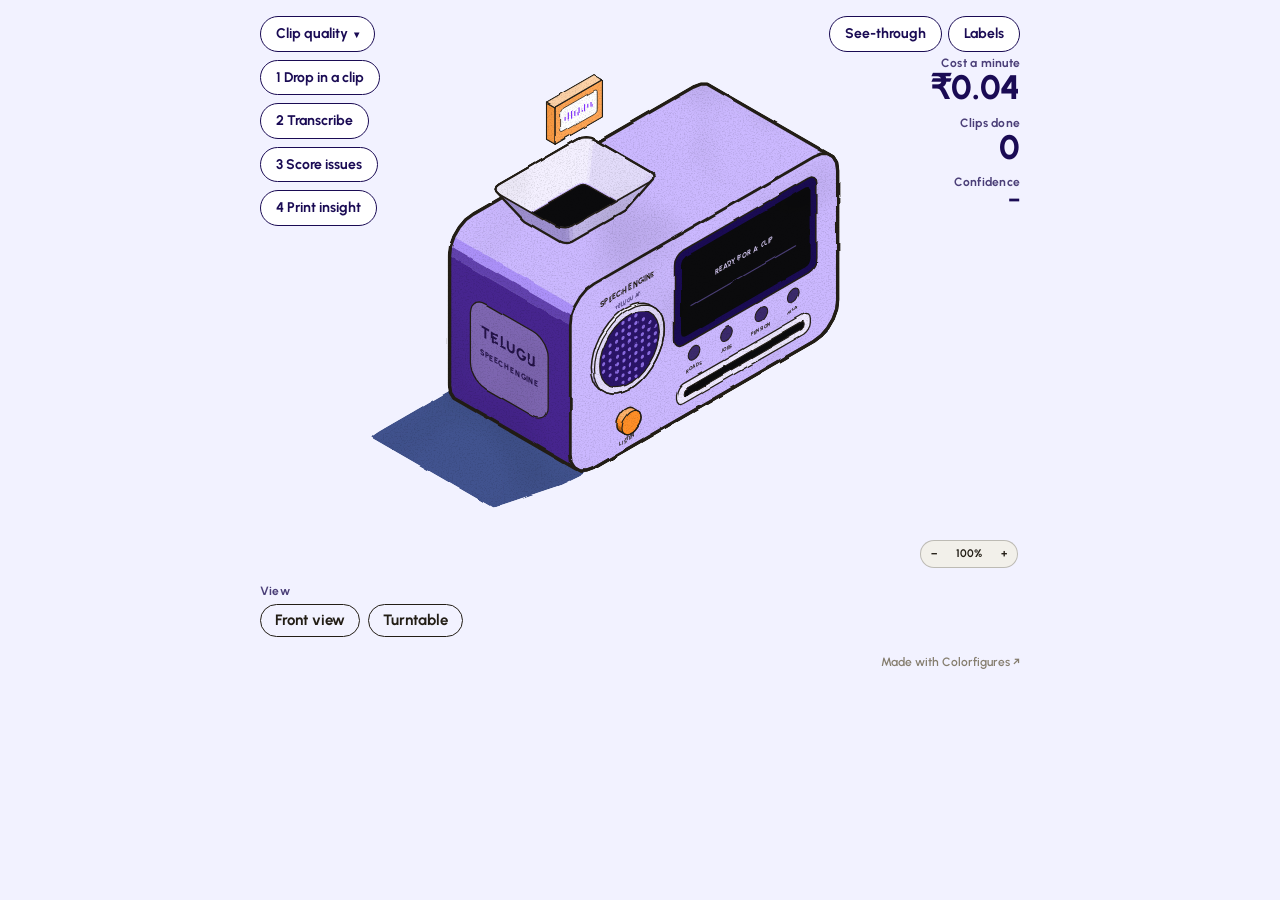
<file: speech-engine.html>
<!doctype html>
<html lang="en"><head><meta charset="utf-8"><meta name="viewport" content="width=device-width,initial-scale=1">
<title>Speech engine</title>
<meta name="robots" content="noindex">
<link rel="preconnect" href="https://fonts.googleapis.com"><link rel="preconnect" href="https://fonts.gstatic.com" crossorigin>
<link href="https://fonts.googleapis.com/css2?family=Urbanist:wght@500;600;700;800&family=Noto+Sans+Telugu:wght@500;600&display=swap" rel="stylesheet">
<style>
  html body{background:#f2f2ff!important;background-image:none!important;font:15px/1.4 Urbanist,Arial,sans-serif!important;color:#1a0b54;padding:12px 12px 14px!important}
  html body header,html body .controls .ctl:nth-child(1),html body .controls .ctl:nth-child(2){display:none!important}
  html body .controls{border-top:0!important;padding-top:2px!important}
  html body .ctl label{font:700 12px Urbanist,sans-serif!important;letter-spacing:.02em!important;text-transform:none!important;color:#4b3f78!important}
  html body button,html body .act,html body .chip{font-family:Urbanist,Arial,sans-serif!important;font-weight:700!important}
  html body .act{background:#fff;border:1.5px solid #1a0b54;color:#1a0b54;padding:7px 15px;font-size:14px}
  html body .act:hover{background:#e9e4ff}
  html body button[aria-pressed=true]:not(.sw),html body .vset .act[aria-pressed=true]{background:#1a0b54;color:#fff}
  html body .stat .k{font:700 12px Urbanist,sans-serif!important;letter-spacing:.02em!important;text-transform:none!important;color:#4b3f78!important}
  html body .stat .v{font-family:Urbanist,sans-serif!important;color:#1a0b54!important}
  html body .toast{font-family:Urbanist,sans-serif!important;font-size:13.5px!important}
  html body .made-with{font:600 12px Urbanist,sans-serif!important;text-transform:none!important;letter-spacing:0!important}
  #fig text{font-family:Urbanist,"Noto Sans Telugu",sans-serif}
  #fig .te{font-family:"Noto Sans Telugu",sans-serif}
  @media (max-width:560px){html body .stats{flex-wrap:wrap!important;justify-content:flex-start!important;gap:6px 18px!important;max-width:100%}html body .stat .v{font-size:20px!important}html body{overflow-x:hidden}html body .made-with{text-align:left}}
</style>
<style>.mcap{display:none!important}@media (max-width:560px){.stat .v{font-size:20px!important}.stats{align-items:flex-end}}@media (min-width:561px){.vset{top:4px!important}#stats{top:var(--vset-h,44px)!important}}</style><style>@media (max-width:560px){body > header{display:none}}</style><script>window.FIG_A = () => innerWidth <= 560 ? 1.1 : .75;</script><script>window.LBL_U = () => { if (innerWidth > 560) return 0; const s = document.getElementById("fig"); return s && s.clientWidth && s.viewBox.baseVal.width ? s.viewBox.baseVal.width / s.clientWidth : 0; };</script></head><body>
<script>
/* ============================================================
   Colorfigures core: projection, shapes, shading, ink, labels, page shell.
   A figure page includes this file (scripts/build.py inlines it), then calls mountFigure({...}).
   See SKILL.md for the drawing contract and conventions.
   One fixed view (front-left-top) and one fixed light (from above, behind the viewer's right shoulder: the front is lit,
   the left side is in shade, and cast shadows fall toward the lower left of the screen).
   ============================================================ */

/* ---------- palettes ---------- */
const PALS = {
  mustard: { l:'#f4b829', m:'#d49c1f', d:'#4e4a18' },
  tomato:  { l:'#ef6a4c', m:'#cf5038', d:'#4a2219' },
  mint:    { l:'#93d3b0', m:'#71b693', d:'#1f4034' },
  cobalt:  { l:'#76a0e2', m:'#5a82c6', d:'#1c2948' },
  blush:   { l:'#f3a6bb', m:'#d8869c', d:'#4b2430' },
};
const METAL   = { l:'#eef0f0', m:'#c6ccce', d:'#8f989b' };
const CLEAR   = { l:'#e4f2f4', m:'#c4dfe4', d:'#97b9c0' };
const CERAMIC = { l:'#fbfaf3', m:'#e3e0d2', d:'#bdb8a6' };
const DARK    = { l:'#55504a', m:'#3d3935', d:'#272421' };
const INK = '#231e16';
const SHADOW = '#41538f';

/* ---------- projection (x = depth toward viewer-right, y = toward viewer-left, z = up) ---------- */
const C = Math.cos(Math.PI/6), S = Math.sin(Math.PI/6);
let OX = 0, OY = 0;
/* Free orthographic camera (internal names start with CAM_ / cam so they never clash with a figure's own names). YAW turns the viewer around the vertical axis (45° = the classic front-left view),
   PITCH is how far it looks down (35.26° = true isometric). At the defaults P() is exactly the old isometric
   projection, so every figure drawn for it still lines up. Drag the figure to orbit; double-click to reset.
   rotV(n) maps a world direction into the default view's frame, so vis / tone / any "sum of rotV > 0" test keep
   working at every angle: the viewer is always (1,1,1) and the light stays put relative to the viewer. */
let VIEW = 0, RC = [0, 0], RCZ = 0;
const VIEW_NAMES = ['front', 'left side', 'back', 'right side'];
const TURNS = [0, 2];
const YAW0 = 45, PITCH0 = Math.atan(1/Math.SQRT2) * 180/Math.PI, CAM_K = Math.sqrt(1.5);
let YAW = YAW0, PITCH = PITCH0, CAM_R, CAM_U, CAM_V, CAM_D;                       // right, up, toward viewer, screen-down
const camBasis = (yaw, pitch) => { const t = yaw*Math.PI/180, p = pitch*Math.PI/180, ct = Math.cos(t), st = Math.sin(t), cp = Math.cos(p), sp2 = Math.sin(p);
  return { R:[st,-ct,0], U:[-sp2*ct,-sp2*st,cp], V:[cp*ct,cp*st,sp2] }; };
const CAM_B0 = camBasis(YAW0, PITCH0);
// CAM_LIM: how far (deg) the camera may turn either side of the front view; null = all the way round (set per figure)
let CAM_LIM = null;
function setCam(yaw, pitch){ YAW = CAM_LIM == null ? yaw : Math.max(YAW0 - CAM_LIM, Math.min(YAW0 + CAM_LIM, yaw));
  PITCH = CAM_LIM == null ? Math.max(6, Math.min(78, pitch)) : Math.max(15, Math.min(62, pitch)); const b = camBasis(YAW, PITCH); CAM_R = b.R; CAM_U = b.U; CAM_V = b.V; CAM_D = CAM_U.map(v => -v); }
setCam(YAW0, PITCH0);
const camDot = (a,b) => a[0]*b[0]+a[1]*b[1]+a[2]*b[2];
const rotV = n => { const r = camDot(n,CAM_R), u = camDot(n,CAM_U), v = camDot(n,CAM_V); return [0,1,2].map(i => CAM_B0.R[i]*r + CAM_B0.U[i]*u + CAM_B0.V[i]*v); };
// the light's ground direction turns with the viewer's yaw only (shadows always fall toward the lower left of the screen)
const yawTurn = ([x,y]) => { const t = (YAW - YAW0)*Math.PI/180, c = Math.cos(t), s = Math.sin(t); return [x*c - y*s, x*s + y*c]; };
const rotXY = (x,y) => [x, y];                                                // kept for old callers
const P0 = (x,y,z) => [(x-y)*C + OX, (x+y)*S - z + OY];                       // raw iso
const P  = (x,y,z) => { const q = [x-RC[0], y-RC[1], z-RCZ];
  return [CAM_K*camDot(q,CAM_R) + (RC[0]-RC[1])*C + OX, CAM_K*camDot(q,CAM_D) + (RC[0]+RC[1])*S - RCZ + OY]; };
const Dv = (x,y,z) => [CAM_K*camDot([x,y,z],CAM_R), CAM_K*camDot([x,y,z],CAM_D)];
// distance toward the viewer: draw parts with smaller depth first
const depthOf = p => camDot(p, CAM_V);
// sort [{at:[x,y,z], svg}] back-to-front for the current camera. A part may also give box:[[x0,y0,z0],[x1,y1,z1]]:
// when two boxes are separated along x, y or z, the one on the viewer's side goes last (a centre point alone gets long
// or wrapping parts wrong: a pole beside a row of keys, a spout reaching past a cup).
const boxMid = b => [0,1,2].map(k => (b[0][k] + b[1][k]) / 2);
const sepOrder = (p, q) => { if (!p.box || !q.box) return 0;
  for (let k = 0; k < 3; k++){ if (p.box[1][k] <= q.box[0][k] + 1e-6) return CAM_V[k] >= 0 ? -1 : 1; if (q.box[1][k] <= p.box[0][k] + 1e-6) return CAM_V[k] >= 0 ? 1 : -1; }
  return 0; };
const byDepth = parts => parts.filter(Boolean).sort((p,q) => sepOrder(p,q) || (depthOf(p.at || boxMid(p.box)) - depthOf(q.at || boxMid(q.box)))).map(p => p.svg).join('');
// the half of a vertical ring that faces the viewer / is turned away, as [from, to] angles in degrees (0 = +x, 90 = +y)
const nearHalf = () => [YAW - 90, YAW + 90], farHalf = () => [YAW + 90, YAW + 270];
// an open container (cup, bin, cone, drum) between two rings: far inner wall, then its contents, then the near outer wall
const openShell = (A, B, colour, contents = '') => loft(A, B, colour, true) + contents + loft(A, B, colour);
const f  = v => v.toFixed(1);
const pd = (pts, close=true) => 'M' + pts.map(p => { const q = P(p[0],p[1],p[2]); return f(q[0])+' '+f(q[1]); }).join('L') + (close ? 'Z' : '');
const sp = pts => 'M' + pts.map(q => f(q[0])+' '+f(q[1])).join('L') + 'Z';

/* ---------- 2D shapes in a plane's (u,v) coords (v up), mapped to 3D by a plane ---------- */
const arcUV  = (cu,cv,r,a0,a1,n=7) => { const o=[]; for (let i=0;i<=n;i++){ const a=(a0+(a1-a0)*i/n)*Math.PI/180; o.push([cu+r*Math.cos(a), cv+r*Math.sin(a)]); } return o; };
const rrUV   = (u0,v0,u1,v1,r,n=7) => r <= 0 ? rectUV(u0,v0,u1,v1) : [...arcUV(u1-r,v0+r,r,-90,0,n), ...arcUV(u1-r,v1-r,r,0,90,n), ...arcUV(u0+r,v1-r,r,90,180,n), ...arcUV(u0+r,v0+r,r,180,270,n)];
const rectUV = (u0,v0,u1,v1) => [[u0,v0],[u1,v0],[u1,v1],[u0,v1]];
const ellUV  = (cu,cv,ru,rv,n=24) => Array.from({length:n}, (_,i) => { const a=i/n*2*Math.PI; return [cu+ru*Math.cos(a), cv+rv*Math.sin(a)]; });
const PX = x => ([u,v]) => [x,u,v];      // front-facing plane x = const   (u = y, v = z)
const PY = y => ([u,v]) => [u,y,v];      // side plane y = const           (u = x, v = z)
const PZ = z => ([u,v]) => [u,v,z];      // horizontal plane z = const     (u = x, v = y)
const on = (plane, uv) => uv.map(plane);

/* ---------- vectors + shading ---------- */
const sub=(a,b)=>[a[0]-b[0],a[1]-b[1],a[2]-b[2]], dot=(a,b)=>a[0]*b[0]+a[1]*b[1]+a[2]*b[2];
const cross=(a,b)=>[a[1]*b[2]-a[2]*b[1], a[2]*b[0]-a[0]*b[2], a[0]*b[1]-a[1]*b[0]];
const norm=a=>{ const l=Math.hypot(...a)||1; return a.map(v=>v/l); };
const avg=ps=>ps.reduce((s,p)=>[s[0]+p[0]/ps.length,s[1]+p[1]/ps.length,s[2]+p[2]/ps.length],[0,0,0]);
const vis = n => { const r = rotV(n); return r[0]+r[1]+r[2] > 1e-6; };   // viewer looks from (+1,+1,+1) after the turn
const facing = vis;                                                       // readable alias: is this face toward the viewer?
const SHADOW_K = 0.85, AZ_MIN = 20, AZ_MAX = 160;
// cast shadows are drawn shorter than the shading light implies (0.45 × height instead of 0.85 ×): long shadows of tall
// parts on thin supports (a lamp shade, a fan head) land far from the object and read as separate blobs
const SHADOW_LEN = 0.45;
let L = [0,0,1], SH = [0,0];
function setLight(deg){ const a=deg*Math.PI/180; SH=[SHADOW_K*Math.cos(a), SHADOW_K*Math.sin(a)]; L=norm([-SH[0],-SH[1],1]); }
const LIN = norm([.6,.2,1]);                       // fixed light for interiors / small props
// Three flat tones, but blended across a narrow band at each step, so a face that turns past a threshold while the
// figure rotates fades between tones instead of snapping (at rest almost every face still sits on a pure tone).
const SOFT = .18;
const step3 = (d, hi, lo, m) => { const ss = (a, b, x) => { const k = Math.min(1, Math.max(0, (x - a)/(b - a))); return k*k*(3 - 2*k); };
  const a = ss(hi - SOFT, hi + SOFT, d), b = ss(lo - SOFT, lo + SOFT, d);
  return a >= 1 ? m.l : b <= 0 ? m.d : a > 0 ? mix(m.m, m.l, a) : b < 1 ? mix(m.d, m.m, b) : m.m; };
const tone  = (n,m) => step3(dot(rotV(n),L),   -.15, -.45, m);   // exterior, follows the sun
const toneI = (n,m) => step3(dot(rotV(n),LIN),  .6,   .05, m);   // interior / props
const mix = (a,b,t) => '#' + [1,3,5].map(i => Math.round(parseInt(a.substr(i,2),16)*(1-t) + parseInt(b.substr(i,2),16)*t).toString(16).padStart(2,'0')).join('');
const matOf = hex => ({ l:hex, m:mix(hex,'#000000',.16), d:mix(hex,'#000000',.42) });
const ease = t => t<.5 ? 2*t*t : 1-Math.pow(-2*t+2,2)/2;

/* ---------- drawing primitives (all return SVG strings) ---------- */
const ink   = (d,w=1.0) => `<path d="${d}" fill="none" stroke="${INK}" stroke-width="${w}" stroke-linejoin="round" stroke-linecap="round"/>`;
const fill  = (d,c,extra='') => `<path d="${d}" fill="${c}" ${extra}/>`;
const face  = (d,c) => `<path d="${d}" fill="${c}" stroke="${c}" stroke-width=".7" stroke-linejoin="round"/>`;
const shape = (pts,c,w=.9) => fill(pd(pts),c) + (w ? ink(pd(pts),w) : '');
const line  = (pts,w=.9) => ink(pd(pts,false),w);
// Loft between two rings of equal length (closed). colour(n) picks each strip's fill; flip = seen from inside.
function loft(A, B, colour, flip=false){
  const n=A.length, cen=avg(A.concat(B)); let s='';
  for (let i=0;i<n;i++){
    const a0=A[i], a1=A[(i+1)%n], b1=B[(i+1)%n], b0=B[i];
    let nr = norm(cross(sub(a1,a0), sub(b0,a0)));
    if (!isFinite(nr[0])) continue;
    if (dot(nr, sub(avg([a0,a1,b1,b0]), cen)) < 0) nr = nr.map(v=>-v);
    if (flip) nr = nr.map(v=>-v);
    if (vis(nr)) s += face(pd([a0,a1,b1,b0]), colour(nr));
  }
  return s;
}
function hull(pts){
  pts = pts.slice().sort((a,b)=>a[0]-b[0]||a[1]-b[1]);
  const cr=(o,a,b)=>(a[0]-o[0])*(b[1]-o[1])-(a[1]-o[1])*(b[0]-o[0]); const lo=[], up=[];
  for (const p of pts){ while(lo.length>=2 && cr(lo[lo.length-2],lo[lo.length-1],p)<=0) lo.pop(); lo.push(p); }
  for (const p of pts.reverse()){ while(up.length>=2 && cr(up[up.length-2],up[up.length-1],p)<=0) up.pop(); up.push(p); }
  lo.pop(); up.pop(); return lo.concat(up);
}
// Silhouette ink, weighted by how thick the part is on screen (like a hand inker): the w you pass is the most it gets.
// Thickness = 2 × area / perimeter of the outline (a rod's diameter, about half a box's width), as a share of the
// frame width. A long thin rod, a handle or a knob stays light (~1–1.5); a grinder, kettle or machine body gets the
// heavy ~2.4–2.8. Thin parts stay thin and parts keep air between them.
const hullInk = (pts3, w=1.4) => { const h = hull(pts3.map(p=>P(...p))); let a = 0, per = 0;
  for (let i = 0; i < h.length; i++){ const p = h[i], q = h[(i+1) % h.length]; a += p[0]*q[1] - q[0]*p[1]; per += Math.hypot(q[0]-p[0], q[1]-p[1]); }
  const thick = per ? Math.abs(a) / per / (INK_K * INK_REF_VB) : 0;
  return ink(sp(h), Math.min(w, .9 + 20*thick)); };
// Axis-aligned box: three visible faces, shaded, each outlined. shade = tone (sunlit) or toneI (interior).
function box(x0,y0,z0,x1,y1,z1,m,shade=toneI,w=.9){
  // all six faces, drawn only when they face the viewer (sides first, then top) — correct in every VIEW
  const F = [
    [[0,1,0],  [[x0,y1,z0],[x1,y1,z0],[x1,y1,z1],[x0,y1,z1]]],
    [[1,0,0],  [[x1,y0,z0],[x1,y1,z0],[x1,y1,z1],[x1,y0,z1]]],
    [[0,-1,0], [[x0,y0,z0],[x1,y0,z0],[x1,y0,z1],[x0,y0,z1]]],
    [[-1,0,0], [[x0,y0,z0],[x0,y1,z0],[x0,y1,z1],[x0,y0,z1]]],
    [[0,0,1],  [[x0,y0,z1],[x1,y0,z1],[x1,y1,z1],[x0,y1,z1]]] ];
  return F.filter(([n]) => vis(n)).map(([n,q]) => shape(q, shade(n,m), w)).join('');
}
// Rounded-profile extrusion: profile (u=y, v=z) swept along x from x0 to x1. Body of most machines.
function extrude(profileUV, x0, x1, m, shade=tone){ return loft(on(PX(x0),profileUV), on(PX(x1),profileUV), n=>shade(n,m)); }
// Vertical cylinder (axis z) centred (x,y), radius r from z0 to z1, with top cap.
function cyl(x,y,z0,z1,r,m,shade=toneI,w=1.2,n=24){
  const A=on(PZ(z0),ellUV(x,y,r,r,n)), B=on(PZ(z1),ellUV(x,y,r,r,n));
  return loft(A,B,nr=>shade(nr,m)) + fill(pd(B),shade([0,0,1],m)) + hullInk([...A,...B],w) + ink(pd(B),w*.8);
}
// Cylinder lying along x (e.g. a knob or dial sticking out of a front face): centred (y,z), from x0 to x1.
function cylX(x0,x1,y,z,r,m,shade=toneI,w=1.1,n=20){
  const A=on(PX(x0),ellUV(y,z,r,r,n)), B=on(PX(x1),ellUV(y,z,r,r,n));
  // cap on whichever end faces the viewer (the +x end in VIEW 0)
  const capB = vis([1,0,0]), cap = capB ? B : A, cn = capB ? [1,0,0] : [-1,0,0];
  return loft(A,B,nr=>shade(nr,m)) + (vis(cn) ? fill(pd(cap),shade(cn,m)) : '') + hullInk([...A,...B],w) + (vis(cn) ? ink(pd(cap),w*.8) : '');
}
// Cylinder between any two 3D points a and b (a lamp arm, a rod, a pipe at an angle, a handle bar), radius r.
// The end facing the viewer gets a cap. For a tapered part (a cone, a lamp shade) pass r1 for the radius at b.
function rod(a, b, r, m, shade=toneI, w=1, r1=r, n=16){
  const d = norm(sub(b, a)), u = norm(cross(d, Math.abs(d[2]) < .9 ? [0,0,1] : [1,0,0])), v = cross(d, u);
  const ring = (p, rr) => Array.from({length:n}, (_,i) => { const t = i/n*2*Math.PI, c = Math.cos(t)*rr, s2 = Math.sin(t)*rr;
    return [p[0] + u[0]*c + v[0]*s2, p[1] + u[1]*c + v[1]*s2, p[2] + u[2]*c + v[2]*s2]; });
  const A = ring(a, r), B = ring(b, r1), capB = vis(d), cap = capB ? B : A, cn = capB ? d : d.map(x => -x);
  return loft(A, B, nr => shade(nr, m)) + (Math.max(r, r1) > 0 ? fill(pd(cap), shade(cn, m)) + ink(pd(cap), w*.8) : '') + hullInk([...A, ...B], w);
}
// Text lying flat on a front plane x = const, centred at (y,z) baseline; reads left-to-right on screen.
// text sits on a face: if its reading direction comes out mirrored (or edge-on), that face is turned away, so the text is hidden
const txM = (o, U, V) => (U[0]*V[1] - U[1]*V[0]) <= .02 * Math.hypot(...U) * Math.hypot(...V) ? `matrix(0 0 0 0 ${f(o[0])} ${f(o[1])})` : `matrix(${U[0].toFixed(4)} ${U[1].toFixed(4)} ${V[0].toFixed(4)} ${V[1].toFixed(4)} ${f(o[0])} ${f(o[1])})`;
const tx = (x,y,z,str,size,col=INK,weight=700) => { const o=P(x,y,z);
  return `<text transform="${txM(o, Dv(0,-1,0), Dv(0,0,-1))}" font-size="${size}" fill="${col}" text-anchor="middle" font-family="ui-monospace,Menlo,monospace" font-weight="${weight}" letter-spacing=".04em">${str}</text>`; };
// Text on a side plane y = const, centred at (x,z).
const txY = (x,y,z,str,size,col=INK,weight=700) => { const o=P(x,y,z);
  return `<text transform="${txM(o, Dv(1,0,0), Dv(0,0,-1))}" font-size="${size}" fill="${col}" text-anchor="middle" font-family="ui-monospace,Menlo,monospace" font-weight="${weight}" letter-spacing=".04em">${str}</text>`; };
// Cast shadow of a set of 3D points (any outline of the object), pushed along the light onto z = 0.
// the light stays put relative to the viewer, so the shadow is cast in turned coordinates
// z0: the surface it falls on (a board, a counter); clip it to that surface with clipTo(...) if it could spill off.
// clip: the 3D outline of the surface it falls on (e.g. boardTop(...)), so it can't spill over the edge.
const castShadow = (pts3, z0=0, clip=null) => { const k = SHADOW_LEN / SHADOW_K, [sx, sy] = yawTurn(SH);
  const s = fill(sp(hull(pts3.map(([x,y,z]) => P(x+(z-z0)*sx*k, y+(z-z0)*sy*k, z0)))), SHADOW);
  return clip ? clipTo(clip, s) : s; };
// A board for the object to stand on (a tray, a desk top, a counter): a rounded slab from (x0,y0) to (x1,y1), h thick.
// Draw it first; then castShadow(points, h, boardTop(x0,y0,x1,y1,h,r)) so shadows lie on it and stop at its edge.
const BOARD = { l:'#e6e1d4', m:'#cfc8b8', d:'#aaa293' }, WOOD = { l:'#d9a86c', m:'#bf8a4f', d:'#8e6236' };
const boardTop = (x0,y0,x1,y1,h=3,r=5) => on(PZ(h), rrUV(x0,y0,x1,y1,r));
function board(x0,y0,x1,y1,h=3,r=5,m=BOARD){
  const A = on(PZ(0), rrUV(x0,y0,x1,y1,r)), B = boardTop(x0,y0,x1,y1,h,r);
  return loft(A, B, n => toneI(n, m)) + fill(pd(B), m.l) + ink(pd(B), 1) + hullInk([...A, ...B], 1.8);
}
// Group helpers: clickable target, clip to an opening.
const act  = (name, inner, data='') => `<g data-act="${name}" ${data}>${inner}</g>`;
let _clipN = 0;
// Part label (for "how does it work" figures): a cream pill with a leader line to a 3D point on the part.
// dx, dy = where the pill sits, in screen units at the reference zoom (they scale with the figure like stroke widths).
// on = that part is working right now (the pill turns the accent colour). Labels can be hidden with the Labels switch.
function tag(p3, dx, dy, text, on=false){
  // on a phone (LBL_U = drawing units per screen px) the pill is a numbered badge and the names go in a legend under the figure
  const u = window.LBL_U ? LBL_U() : 0, n = ((window.__ln || (window.__ln = {}))[text] || (__ln[text] = Object.keys(__ln).length + 1));
  const k = INK_K, [X,Y] = P(...p3), fs = u ? 10*u : 8.6*k, h = u ? 17*u : fs*1.8, w = u ? h*(n > 9 ? 1.3 : 1) : text.length*fs*.62 + fs*1.5, cx = X + dx*k, cy = Y + dy*k;
  return `<g class="tag${on ? ' on' : ''}" data-n="${n}" data-t="${text}"><path d="M${f(X)} ${f(Y)}L${f(cx)} ${f(cy)}" fill="none" stroke="${INK}" stroke-width="1"/>`
    + `<circle cx="${f(X)}" cy="${f(Y)}" r="${f(1.3*k)}" fill="${INK}"/>`
    + `<rect x="${f(cx-w/2)}" y="${f(cy-h/2)}" width="${f(w)}" height="${f(h)}" rx="${f(h/2)}" fill="${on ? 'var(--accent,#f4b829)' : '#fff4d6'}" stroke="${INK}" stroke-width="1.2"/>`
    + `<text x="${f(cx)}" y="${f(cy+fs*.36)}" font-size="${f(fs)}" text-anchor="middle" font-family="ui-monospace,Menlo,monospace" font-weight="800" letter-spacing=".04em" fill="${INK}">${u ? n : text}</text></g>`;
}
const clipTo = (pts3, inner) => { const id = 'k' + (++_clipN); return `<clipPath id="${id}"><path d="${pd(pts3)}"/></clipPath><g clip-path="url(#${id})">${inner}</g>`; };

/* ---------- constant on-screen line weight ----------
   Stroke widths are written in model units, and each figure is zoomed to fill the frame, so a small
   object would get fat lines. INK_K rescales every stroke-width (and the wobble/grain filter) so all
   figures match the reference zoom of the booth / vending machine (viewBox ≈ 585 units wide). */
const INK_REF_VB = 585;
let INK_K = 1;
const inkScale = svg => INK_K === 1 ? svg : svg.replace(/stroke-width="([\d.]+)"/g, (_, w) => `stroke-width="${(+w * INK_K).toFixed(2)}"`);

/* ---------- page shell ---------- */
const CORE_CSS = `
  :root{--paper:#f2efe7;--ink:#231e16;--muted:#857d6e;--rule:#ddd6c8}
  *{box-sizing:border-box} html,body{margin:0;height:100%}
  body{background-color:var(--paper);
    background-image:url("data:image/svg+xml;utf8,<svg xmlns='http://www.w3.org/2000/svg' width='320' height='320'><filter id='p'><feTurbulence type='fractalNoise' baseFrequency='.85' numOctaves='3' stitchTiles='stitch'/><feColorMatrix values='0 0 0 0 .42  0 0 0 0 .39  0 0 0 0 .33  .16 0 0 0 0'/></filter><rect width='100%' height='100%' filter='url(%23p)'/></svg>");
    overflow-x:hidden;color:var(--ink);font:13px/1.4 ui-monospace,SFMono-Regular,Menlo,monospace;display:flex;flex-direction:column;align-items:center;padding:24px 16px 32px}
  header{width:100%;max-width:760px;display:flex;justify-content:space-between;align-items:baseline;gap:12px;flex-wrap:wrap}
  header h1{font-size:13px;font-weight:600;margin:0;letter-spacing:.02em} header span{color:var(--muted)}
  #fig{width:100%;max-width:760px;height:auto;display:block;margin:4px 0 8px;user-select:none;overflow:visible}
  #fig{cursor:grab;touch-action:pan-y} #fig.drag{cursor:grabbing} #fig [data-act]{cursor:pointer}
  #readout, .idea{display:none}   /* status line + big idea are off: the buttons and motion tell the story */
  .idea{width:100%;max-width:760px;margin:-6px 0 16px;font-size:12.5px;line-height:1.5;text-align:center;color:var(--ink)}
  .idea strong{letter-spacing:.12em;text-transform:uppercase;font-size:11px;margin-right:8px}
  #readout{position:relative;min-height:1.4em;letter-spacing:.08em;text-transform:uppercase;margin-bottom:14px;text-align:center;text-shadow:0 0 3px var(--paper),0 0 6px var(--paper),0 0 10px var(--paper)}
  .stage{position:relative;width:100%;max-width:760px}
  .actions{position:absolute;top:4px;left:0;display:flex;flex-direction:column;align-items:flex-start;gap:8px;z-index:2;max-width:220px}
  .actions .cap{color:var(--muted);font-size:11px;letter-spacing:.08em;text-transform:uppercase;margin:0 0 2px}
  html.nolabels #fig .tag{display:none}
  .ctl[hidden]{display:none}
  /* ui.flash(text): a short note under the buttons ("the can is empty — refill it"); the status line itself stays hidden */
  .toast{position:absolute;left:0;z-index:3;font-size:11.5px;letter-spacing:.06em;text-transform:uppercase;background:var(--paper);
    border:1.5px solid var(--ink);border-radius:8px;padding:4px 9px;box-shadow:2px 2px 0 var(--ink);opacity:0;transition:opacity .2s;pointer-events:none;max-width:240px}
  .toast.show{opacity:1}
  .made-with{width:100%;max-width:760px;margin-top:18px;text-align:right;font-size:11px;letter-spacing:.1em;text-transform:uppercase}
  .made-with a{color:var(--muted);text-decoration:none} .made-with a:hover{color:var(--ink)}
  .stats{position:absolute;top:4px;right:0;display:flex;flex-direction:column;align-items:flex-end;gap:10px;z-index:2;text-align:right}
  .stat .k{font-size:11px;font-weight:700;letter-spacing:.12em;text-transform:uppercase;color:var(--muted)}
  .stat .v{font-size:34px;font-weight:800;line-height:1.05;letter-spacing:-.01em;font-variant-numeric:tabular-nums;color:var(--ink)}
  .stat.small .v{font-size:20px}
  .stat .v.bump{animation:bump .35s ease-out}
  @keyframes bump{0%{transform:scale(1.18)}100%{transform:none}}
  .stepwrap{position:relative;display:flex;align-items:center;gap:8px}
  .act{font:inherit;color:var(--ink);background:var(--paper);border:1.5px solid var(--ink);border-radius:999px;padding:5px 14px;cursor:pointer;white-space:nowrap}
  .act:hover{background:color-mix(in srgb,var(--paper) 92%,var(--ink))}
  .act .car{margin-left:6px;font-size:10px}
  .act:focus-visible{outline:2px solid var(--ink);outline-offset:3px}
  .chips{display:none;flex-wrap:wrap;gap:6px;background:var(--paper);border:2px solid var(--ink);border-radius:12px;box-shadow:3px 3px 0 var(--ink);
    padding:8px;width:max-content;max-width:min(300px,62vw);position:absolute;left:calc(100% + 10px);top:-4px;z-index:3}
  .stepwrap.open .chips{display:flex}
  .chip{white-space:nowrap;font:inherit;font-size:11.5px;font-weight:700;color:var(--ink);background:var(--paper);border:1.5px solid var(--ink);border-radius:8px;padding:4px 8px;cursor:pointer;box-shadow:2px 2px 0 var(--ink)}
  .chip:hover{background:var(--accent,#f4b829);transform:translate(-1px,-1px)}
  .chip.current{background:var(--ink);color:var(--paper)} .chip.current:hover{background:var(--ink);transform:none}
  .chip.off{opacity:.45} .chip.off:hover{transform:none;background:var(--paper)}
  
  @media (max-width:560px){body{padding:14px 12px 24px}header span,.actions .cap{display:none}.actions{flex-direction:row;flex-wrap:wrap;gap:6px}.act{font-size:12px;padding:4px 11px}.stats{position:static;flex-direction:row;justify-content:flex-end;gap:18px;margin-bottom:4px}.actions{position:static;max-width:none;margin:6px 0 4px}.chips{left:0;top:calc(100% + 8px)}}
  .controls{width:100%;max-width:760px;display:grid;grid-template-columns:repeat(auto-fit,minmax(200px,1fr));gap:14px 28px;border-top:1px solid var(--rule);padding-top:16px}
  .ctl{display:flex;flex-direction:column;gap:6px}
  .ctl label{color:var(--muted);font-size:11px;letter-spacing:.08em;text-transform:uppercase}
  input[type=range]{width:100%;accent-color:var(--ink)}
  .row{display:flex;gap:8px;flex-wrap:wrap}
  button{font:inherit;color:var(--ink);background:transparent;border:1.5px solid var(--ink);border-radius:999px;padding:5px 14px;cursor:pointer}
  button:hover{background:#0000000d}
  button[aria-pressed=true]:not(.sw){background:var(--ink);color:var(--paper)}
  .sw{width:26px;height:26px;padding:0;border-radius:50%} .sw[aria-pressed=true]{outline:2px solid var(--ink);outline-offset:2px}`;

const filterFor = k => `<filter id="hand" x="-3%" y="-3%" width="106%" height="106%" color-interpolation-filters="sRGB">
  <feTurbulence type="fractalNoise" baseFrequency="${(0.045/k).toFixed(4)}" numOctaves="2" seed="4" result="warp"/>
  <feDisplacementMap id="wob" in="SourceGraphic" in2="warp" scale="${(2.4*k).toFixed(2)}" xChannelSelector="R" yChannelSelector="G" result="wob"/>
  <feTurbulence type="fractalNoise" baseFrequency="${(0.9/k).toFixed(4)}" numOctaves="3" seed="11" result="n1"/>
  <feColorMatrix in="n1" type="matrix" values=".3 0 0 0 .84  .3 0 0 0 .84  .3 0 0 0 .84  0 0 0 0 1" result="grain"/>
  <feTurbulence type="fractalNoise" baseFrequency="${(0.012/k).toFixed(4)}" numOctaves="2" seed="7" result="n2"/>
  <feColorMatrix in="n2" type="matrix" values=".3 0 0 0 .85  .3 0 0 0 .85  .3 0 0 0 .85  0 0 0 0 1" result="blot"/>
  <feBlend in="wob" in2="grain" mode="multiply" result="g1"/><feBlend in="g1" in2="blot" mode="multiply" result="g2"/>
  <feComposite in="g2" in2="wob" operator="in"/></filter>`;

/* mountFigure({
     fig:'03', title:'Photo booth', hint:'click the curtain…',
     size:[W,D,H],                 // bounding box, used to frame the view (shadow range included)
     palette:'mustard',            // default PALS key
     state:{...},                  // figure state (st.pal is built in)
     scene: (st, m) => svgString,  // m = current palette {l,m,d}
     readout: st => 'text',        // status line under the figure
     buttons: [{label, onClick(st, ui)}      // listed in the order the user should do them
               | {label, choices: st => [{label, onClick(st,ui), current?, disabled?, why?}]}],   // opens a picker
     stats: st => [{label, value, small?}],   // optional: big numbers top-right (credit, change, score)
     credit: false,                // optional: hide the small "Made with Colorfigures" link
     acts: { name(st, el, ui){} },  // clicks on act(name, …) groups; el has dataset
     params(st, q){}               // optional: read URLSearchParams for screenshot states
   })  -> ui = { st, render, animate(stepFn), flash(text,ms) }
   animate(step): calls step(dt seconds) every frame and re-renders until step returns false. */
addEventListener('error', e => { document.documentElement.dataset.errors = (document.documentElement.dataset.errors || '') + ' ' + e.message + ';'; });
/* The hand-drawn filter's noise never changes, but browsers recompute every feTurbulence each time the drawing changes
   (on phones SVG filters run on the CPU, so this is most of the cost of a frame). bakeNoise renders each noise layer once
   into an image and swaps it in: coarse layers as one small image over the whole view (they are smooth, so scaling up
   is invisible), fine grain as a seamless tile. If anything fails (an old browser), the live filter simply stays. */
function bakeNoise(svg){
  const fl = document.getElementById('hand'); if (!fl || typeof Image === 'undefined') return;
  const NS = 'http://www.w3.org/2000/svg', vb = svg.viewBox.baseVal;
  const x0 = vb.x - vb.width*.35, y0 = vb.y - vb.height*.35, w0 = vb.width*1.7, h0 = vb.height*1.7;
  for (const t of [...fl.querySelectorAll('feTurbulence')]){
    const fq = parseFloat(t.getAttribute('baseFrequency')), oct = +(t.getAttribute('numOctaves') || 1);
    if (!(fq > 0)) continue;
    const fine = fq * Math.max(w0, h0) > 80;
    if (fine) continue;   // fine grain stays live: a repeated tile leaves faint seams on some GPUs
    const rx = fine ? 0 : x0, ry = fine ? 0 : y0, rw = fine ? 48 / fq : w0, rh = fine ? 48 / fq : h0;
    const ppu = fq * (fine ? 7 : 5) * Math.pow(2, Math.max(0, oct - 1) * .5), PW = Math.ceil(rw * ppu), PH = Math.ceil(rh * ppu);
    if (PW * PH > 1200 * 1200) continue;
    const tb = t.cloneNode(); tb.removeAttribute('result'); if (fine) tb.setAttribute('stitchTiles', 'stitch');
    const src = `<svg xmlns="${NS}" width="${PW}" height="${PH}" viewBox="${rx} ${ry} ${rw} ${rh}"><filter id="n" filterUnits="userSpaceOnUse" x="${rx}" y="${ry}" width="${rw}" height="${rh}" color-interpolation-filters="sRGB">${tb.outerHTML}</filter><rect x="${rx}" y="${ry}" width="${rw}" height="${rh}" filter="url(#n)"/></svg>`;
    const img = new Image();
    img.onload = () => { try {
      const c = document.createElement('canvas'); c.width = PW; c.height = PH; const g = c.getContext('2d'); g.drawImage(img, 0, 0);
      // store the noise's colour values fully opaque: the filter reads its colour channels, and an image with
      // see-through pixels would be read premultiplied (darker) by some browsers
      const px = g.getImageData(0, 0, PW, PH); for (let i = 3; i < px.data.length; i += 4) px.data[i] = 255; g.putImageData(px, 0, 0);
      const url = c.toDataURL('image/png'), res = t.getAttribute('result');
      const im = document.createElementNS(NS, 'feImage');
      // a tile must sit inside the filter's region (the drawing's box) or it gets clipped: anchor it at the drawing's
      // centre, snapped to whole tiles so the grain keeps the same phase as the live noise would
      let ox = rx, oy = ry;
      if (fine){ const bb = svg.getElementById ? document.getElementById('art').getBBox() : { x: 0, y: 0, width: 0, height: 0 };
        ox = Math.floor((bb.x + bb.width/2) / rw) * rw; oy = Math.floor((bb.y + bb.height/2) / rh) * rh; }
      for (const [k, v] of [['x', ox], ['y', oy], ['width', rw], ['height', rh], ['preserveAspectRatio', 'none']]) im.setAttribute(k, v);
      im.setAttribute('href', url); im.setAttributeNS('http://www.w3.org/1999/xlink', 'xlink:href', url);
      if (!t.isConnected) return;
      if (fine){ im.setAttribute('result', res + '_tile'); const tl = document.createElementNS(NS, 'feTile'); tl.setAttribute('in', res + '_tile'); tl.setAttribute('result', res); t.replaceWith(im, tl); }
      else { im.setAttribute('result', res); t.replaceWith(im); }
    } catch (e) {} };
    img.src = 'data:image/svg+xml;charset=utf-8,' + encodeURIComponent(src);
  }
}
function mountFigure(cfg){
  document.title = cfg.title;
  const style = document.createElement('style'); style.textContent = CORE_CSS; document.head.appendChild(style);
  document.body.innerHTML = `
    <header><h1>Fig. ${cfg.fig} — ${cfg.title}</h1></header>
    <div class="stage">
      ${cfg.buttons && cfg.buttons.length ? `<div class="actions" id="btns"></div>` : ''}
      ${cfg.stats ? '<div class="stats" id="stats"></div>' : ''}
      <div class="toast" id="toast" role="status"></div>
      <svg id="fig" role="img" aria-label="${cfg.title}"><defs id="fdefs"></defs><g id="art" filter="url(#hand)"></g></svg>
    </div>
    <div id="readout"></div>
    ${cfg.idea ? `<p class="idea"><strong>The big idea</strong>${cfg.idea}</p>` : ''}
    <div class="controls">
      <div class="ctl"><label for="wb">Hand-drawn wobble</label><input id="wb" type="range" min="0" max="7" step="0.1" value="2.4"></div>
      <div class="ctl"><label>Colour</label><div class="row" id="pals"></div></div>
      <div class="ctl"><label>View</label><div class="row"><button id="vreset">Front view</button><button id="vspin" aria-pressed="false">Turntable</button></div></div>
      <div class="ctl" id="lblctl" hidden><label>Labels</label><div class="row"><button id="lbl" aria-pressed="true">On</button></div></div>
    </div>
    ${cfg.credit === false ? '' : '<footer class="made-with"><a href="https://april-zhu.com/colorfigures" target="_blank" rel="noopener">Made with Colorfigures ↗</a></footer>'}`;
  const st = cfg.state || {};            // kept as the same object, so a figure may hold on to it
  if (!st.pal) st.pal = cfg.palette || 'mustard';
  if (st.az == null) st.az = 105;
  const q = new URLSearchParams(location.search);
  // a figure turns all the way round only once it has been checked from every side (turn:'full'); otherwise it turns
  // +-60 deg around the front, where it was drawn. ?free=1 unlocks it for testing.
  CAM_LIM = cfg.turn === 'full' || q.get('free') === '1' ? null : 60;
  if (PALS[q.get('pal')]) st.pal = q.get('pal');
  if (cfg.params) cfg.params(st, q);

  // frame on the object itself: centred, filling ~60% of the width / ~78% of the height of a 4:3 view.
  // The cast shadow is allowed to spill outside the frame (svg overflow is visible).
  const [W,D,H] = cfg.size, pts = [];
  OX = OY = 0; RC = cfg.center || [W/2, D/2]; RCZ = H/2;
  VIEW = 0; setCam(YAW0, PITCH0);
  for (const x of [0,W]) for (const y of [0,D]) for (const z of [0,H]) pts.push(P(x,y,z));
  const xs=pts.map(p=>p[0]), ys=pts.map(p=>p[1]);
  const bw = Math.max(...xs)-Math.min(...xs), bh = Math.max(...ys)-Math.min(...ys);
  // the object fills ~74% of the width / ~88% of the height, nudged right of centre so the buttons (top left) stay clear
  // on a phone (FIG_A, from the gallery) the frame grows taller than 4:3, as far as the object needs, so tall machines fill it;
  // the spare height goes mostly below; the object stays centred (its shadow may run off the edge, by the owner's call)
  const PA = window.FIG_A ? FIG_A() : .75, A = PA === .75 ? .75 : Math.min(PA, Math.max(.75, bh/.88/(bw/.74)*1.08)), vbW = Math.max(bw/.74, bh/.88/A), vbH = vbW*A;
  OX = (vbW-bw)/2 + (PA === .75 ? vbW*.06 : 0) - Math.min(...xs); OY = (PA === .75 ? vbH*.04 : (vbH - bh)*.3) - Math.min(...ys);   // sit a little high: shadows fall downward
  const svg = document.getElementById('fig');
  svg.setAttribute('viewBox', `0 0 ${f(vbW)} ${f(vbH)}`);
  INK_K = vbW / INK_REF_VB;
  document.getElementById('fdefs').innerHTML = filterFor(INK_K);
  bakeNoise(svg);

  const art = document.getElementById('art'), readout = document.getElementById('readout');
  const ui = { st };
  ui.render = () => { _clipN = 0; document.documentElement.style.setProperty('--accent', PALS[st.pal].l); art.innerHTML = inkScale(cfg.scene(st, PALS[st.pal])); if (!ui._flash) readout.textContent = cfg.readout ? cfg.readout(st) : ''; if (ui.drawStats) ui.drawStats(); };
  // big numbers in the top-right corner (credit, change, score…); a value that changes gets a little bump
  const statsEl = document.getElementById('stats'), prevStats = {};
  ui.drawStats = () => { if (!statsEl) return;
    const list = cfg.stats(st).filter(Boolean), html = list.map(x => `<div class="stat${x.small ? ' small' : ''}"><div class="k">${x.label}</div><div class="v" data-k="${x.label}">${x.value}</div></div>`).join('');
    if (statsEl._html !== html){ statsEl._html = html; statsEl.innerHTML = html;
      statsEl.querySelectorAll('.v').forEach(v => { if (prevStats[v.dataset.k] != null && prevStats[v.dataset.k] !== v.textContent) v.classList.add('bump'); prevStats[v.dataset.k] = v.textContent; }); } };
  let flashT = 0;
  const toast = document.getElementById('toast');
  ui.flash = (text, ms=1600) => { ui._flash = true; readout.textContent = text; toast.textContent = text;
    toast.style.top = ((document.getElementById('btns') ? document.getElementById('btns').offsetTop + document.getElementById('btns').offsetHeight : 0) + 8) + 'px'; toast.classList.add('show');
    clearTimeout(flashT); flashT = setTimeout(() => { ui._flash = false; toast.classList.remove('show'); ui.render(); }, ms); };
  // One frame driver for every running animation: each frame runs all the steps, then draws once (two animations at
  // the same time no longer draw twice). It follows the screen's frames, with a timer fallback for when frames don't
  // come (headless shots, a hidden tab). ui.invalidate() asks for one redraw on the next frame (used while dragging).
  const steps = new Set(); let driving = false, lastT = 0, fbT = 0;
  const frame = () => { if (!driving) return; driving = false; clearTimeout(fbT);
    const now = performance.now(), dt = Math.max(0, Math.min(.05, (now - lastT) / 1000)); lastT = now;
    for (const s of [...steps]) if (s(dt) === false) steps.delete(s);
    ui.render(); if (steps.size) drive(); };
  const drive = () => { if (driving) return; driving = true; requestAnimationFrame(frame); fbT = setTimeout(frame, 60); };
  ui.animate = step => { if (!steps.size && !driving) lastT = performance.now(); steps.add(step); drive(); };
  ui.invalidate = () => drive();

  // clickable parts react on press, not on click: while something animates, the scene is redrawn every frame, so the
  // element under the pointer is replaced between press and release and a 'click' would never fire
  svg.addEventListener('pointerdown', e => { if (e.button) return; const a = e.target.closest('[data-act]'); if (!a || !cfg.acts || !cfg.acts[a.dataset.act]) return;
    e.preventDefault(); cfg.acts[a.dataset.act](st, a, ui); ui.render(); });
  // orbit: drag anywhere that is not a clickable part (the machine turns the way the finger moves); arrow keys nudge; double-click eases back to the front view
  let drag = null, spin = false, camAnim = 0;
  const camTo = (y, p, ms=700) => { const y0 = YAW, p0 = PITCH, dy = ((y - y0 + 540) % 360) - 180, id = ++camAnim; let t = 0;
    ui.animate(dt => { if (id !== camAnim) return false; t += dt*1000; const k = Math.min(1, t / ms), e = ease(k); setCam(y0 + dy*e, p0 + (p - p0)*e); return k < 1; }); };
  ui.camTo = camTo;
  svg.addEventListener('pointerdown', e => { if (e.button || e.target.closest('[data-act]')) return;
    camAnim++; drag = { x:e.clientX, y:e.clientY, yaw:YAW, pitch:PITCH }; svg.classList.add("drag"); try { svg.setPointerCapture(e.pointerId); } catch {} });
  svg.addEventListener('pointermove', e => { if (!drag) return; const k = 300 / svg.getBoundingClientRect().width;
    setCam(drag.yaw + (e.clientX - drag.x)*.55*k, drag.pitch + (e.clientY - drag.y)*.35*k); ui.invalidate(); });
  const endDrag = () => { drag = null; svg.classList.remove('drag'); };
  svg.addEventListener('pointerup', endDrag); svg.addEventListener('pointercancel', endDrag);
  svg.addEventListener('dblclick', e => { if (!e.target.closest('[data-act]')) camTo(YAW0, PITCH0); });
  addEventListener('keydown', e => { const k = { ArrowLeft:[-15,0], ArrowRight:[15,0], ArrowUp:[0,8], ArrowDown:[0,-8] }[e.key];
    if (!k || window.GAME_KEYS || /input|textarea/i.test(e.target.tagName)) return; e.preventDefault(); camTo(YAW + k[0], PITCH + k[1], 260); });   // a game figure keeps the arrows for play
  document.getElementById('vreset').onclick = () => { spin = false; vsp.setAttribute('aria-pressed', false); camTo(YAW0, PITCH0); };
  const vsp = document.getElementById('vspin');
  vsp.onclick = () => { spin = !spin; vsp.setAttribute('aria-pressed', spin); camAnim++;
    let dir = 1;   // with a turning limit, the turntable swings back and forth inside it
    if (spin) ui.animate(dt => { if (!spin) return false; if (!drag){ let y = YAW + dir*dt*18;
      if (CAM_LIM != null && Math.abs(y - YAW0) >= CAM_LIM - .5){ dir = -dir; y = YAW + dir*dt*18; } setCam(y, PITCH); } return true; }); };
  if (q.has('yaw') || q.has('pitch')) setCam(+(q.get('yaw') ?? YAW0), +(q.get('pitch') ?? PITCH0));
  const btns = document.getElementById('btns');
  const stepEls = [];
  if (btns) cfg.buttons.forEach((b, i) => {
    const wrap = document.createElement('div'); wrap.className = 'stepwrap';
    const el = document.createElement('button'); el.className = 'act';
    el.innerHTML = `${b.label}${b.choices ? '<span class="car">▾</span>' : ''}`;
    wrap.appendChild(el); btns.appendChild(wrap); stepEls.push(el);
    if (!b.choices){ el.onclick = () => { closeChips(); b.onClick(st, ui); ui.render(); }; return; }
    const chips = document.createElement('div'); chips.className = 'chips'; wrap.appendChild(chips);
    el.onclick = e => { e.stopPropagation(); const open = !wrap.classList.contains('open'); closeChips();
      if (!open) return;
      chips.innerHTML = '';
      // every choice stays clickable, so nothing silently ignores a press:
      //   current:true  = the one in use (shown selected); a press just says so
      //   disabled:true = not possible right now (shown faded); a press says why (c.why, or a generic note)
      for (const c of b.choices(st)){ const ch = document.createElement('button'); ch.className = 'chip' + (c.current ? ' current' : c.disabled ? ' off' : ''); ch.textContent = c.label;
        if (c.current) ch.setAttribute('aria-pressed', 'true');
        ch.onclick = ev => { ev.stopPropagation(); closeChips();
          if (c.current) return ui.flash(`${c.label} — already set`);
          if (c.disabled) return ui.flash(c.why || `${c.label} isn't possible right now`);
          c.onClick(st, ui); ui.render(); }; chips.appendChild(ch); }
      wrap.classList.add('open'); };
  });
  function closeChips(){ document.querySelectorAll('.stepwrap.open').forEach(w => w.classList.remove('open')); }
  document.addEventListener('click', closeChips);

  document.getElementById('wb').oninput = e => document.getElementById('wob').setAttribute('scale', (e.target.value * INK_K).toFixed(2));
  const pals = document.getElementById('pals');
  for (const [k,p] of Object.entries(PALS)){
    const b = document.createElement('button'); b.className='sw'; b.title=k; b.style.background=p.l; b.setAttribute('aria-pressed', k===st.pal);
    b.onclick = () => { st.pal=k; [...pals.children].forEach(c=>c.setAttribute('aria-pressed', c===b)); ui.render(); };
    pals.appendChild(b);
  }
  // labels: the switch appears when the figure draws any tag(); ?labels=0 starts with them hidden
  const lblctl = document.getElementById('lblctl'), lbl = document.getElementById('lbl');
  const setLabels = on => { document.documentElement.classList.toggle('nolabels', !on); lbl.textContent = on ? 'On' : 'Off'; lbl.setAttribute('aria-pressed', on); };
  lbl.onclick = () => setLabels(document.documentElement.classList.contains('nolabels'));
  if (q.get('labels') === '0') setLabels(false);
  // testing: ?press=Label@ms,Label@ms clicks the buttons whose text starts with Label at those times after load
  // (any order, repeats allowed); Label>Choice picks a choice from a picker button (?press=Speed>3@300).
  // Script errors and unknown labels are recorded on <html data-errors="…">
  window.__st = st;
  const noteErr = m => { document.documentElement.dataset.errors = (document.documentElement.dataset.errors || '') + ' ' + m + ';'; };
  const starts = (el, t) => el.textContent.trim().toLowerCase().startsWith(t.trim().toLowerCase());
  if (q.has('press')) q.get('press').split(',').forEach(item => { const [what, ms] = item.split('@'), [label, choice] = what.split('>');
    setTimeout(() => { const b = [...document.querySelectorAll('.act')].find(b => starts(b, label));
      if (!b) return noteErr(`no button "${label}"`);
      b.click(); if (choice == null) return;
      const c = [...b.parentElement.querySelectorAll('.chip')].find(c => starts(c, choice));
      if (c && !c.disabled) c.click(); else noteErr(`no choice "${choice}" in "${label}"`); }, +ms || 0); });
  setLight(st.az); ui.render();
  if (art.querySelector('.tag')) lblctl.hidden = false;
  return ui;
}

/* ---------- see-through + labels kit (shared; the figure supplies its own working parts) ----------
   xrCallouts(items, B): pills in two columns either side of the object, sorted top to bottom so leaders never cross.
     items: [{ at:[x,y,z], text, on }], B: the object's bounds [x0, x1, y0, y1, z0, z1].
   xrGhost(body, mech, k, OUTp, x0, x1, m): far walls faintly, the working parts, then the case as a ghost over them.
   xrMount(getUI, caption): the See-through / Labels switches (top right), the caption under the figure, label hiding. */
function xrCallouts(items, B){
  const pts = []; for (const x of [B[0], B[1]]) for (const y of [B[2], B[3]]) for (const z of [B[4], B[5]]) pts.push(P(x, y, z));
  const xmin = Math.min(...pts.map(p => p[0])), xmax = Math.max(...pts.map(p => p[0])), cx = (xmin + xmax)/2;
  // on a phone (LBL_U = drawing units per screen px) each label is a numbered badge and the names go in a legend under the figure
  const k = INK_K, u = window.LBL_U ? LBL_U() : 0, fs = u ? 10*u : 8.6*k, hgt = u ? 17*u : fs*1.8, gap = hgt + (u ? 3*u : 3*k);
  const L = [], R = [];
  const svgEl = document.getElementById('fig'), vb = svgEl.viewBox.baseVal, btn = document.getElementById('btns');
  const wMax = u ? hgt*1.3 + 12*k : Math.max(...items.map(it => it.text.length))*fs*.62 + fs*1.5 + 12*k;
  const roomL = xmin - vb.x >= wMax, roomR = vb.x + vb.width - xmax >= wMax;
  for (const it of items){ const [X, Y] = P(...it.at); ((X < cx && roomL) || !roomR ? L : R).push({ ...it, X, Y }); }
  let s = '';
  let top = { [-1]: fs, [1]: fs + 30*k };
  if (btn && svgEl.getScreenCTM()){ const r = btn.getBoundingClientRect(), q = new DOMPoint(r.right, r.bottom + 50).matrixTransform(svgEl.getScreenCTM().inverse());
    if (q.y > 0) top[-1] = q.y + hgt; }
  for (const [col, side] of [[L, -1], [R, 1]]){
    col.sort((a, b) => a.Y - b.Y);
    let y = -1e9; for (const c of col){ c.py = Math.max(c.Y, y + gap, top[side]); y = c.py; }
    const shift = col.length ? Math.max(0, col.reduce((a, c) => a + c.py - c.Y, 0) / col.length) : 0;
    const room = col.length ? col[0].py - top[side] : 0; for (const c of col) c.py -= Math.min(shift, room);
    for (const c of col){
      c.n = ((window.__ln || (window.__ln = {}))[c.text] || (__ln[c.text] = Object.keys(__ln).length + 1)); const w = u ? hgt*(c.n > 9 ? 1.3 : 1) : c.text.length*fs*.62 + fs*1.5;
      let px = side < 0 ? xmin - 10*k - w/2 : xmax + 10*k + w/2; px = Math.max(vb.x + w/2 + 2*k, Math.min(vb.x + vb.width - w/2 - 2*k, px));
      const ex = px - side*w/2;
      s += `<g class="tag${c.on ? ' on' : ''}" data-n="${c.n}" data-t="${c.text}"><path d="M${f(c.X)} ${f(c.Y)}L${f(ex + side*-4*k)} ${f(c.py)}L${f(ex)} ${f(c.py)}" fill="none" stroke="${INK}" stroke-width="1"/>`
        + `<circle cx="${f(c.X)}" cy="${f(c.Y)}" r="${f(1.4*k)}" fill="${INK}"/>`
        + `<rect x="${f(px - w/2)}" y="${f(c.py - hgt/2)}" width="${f(w)}" height="${f(hgt)}" rx="${f(hgt/2)}" fill="${c.on ? 'var(--accent,#f4b829)' : '#fff4d6'}" stroke="${INK}" stroke-width="1.2"/>`
        + `<text x="${f(px)}" y="${f(c.py + fs*.36)}" font-size="${f(fs)}" text-anchor="middle" font-family="ui-monospace,Menlo,monospace" font-weight="800" letter-spacing=".04em" fill="${INK}">${u ? c.n : c.text}</text></g>`;
    }
  }
  return s;
}
function xrGhost(body, mech, k, OUTp, x0, x1, m){
  const fF = facing([1,0,0]), fB = facing([-1,0,0]);
  const far = `<g opacity="${f(.5*k)}">` + loft(on(PX(x0), OUTp), on(PX(x1), OUTp), n => mix(toneI(n.map(v => -v), m), '#f2efe7', .55), true)
    + (fF ? fill(pd(on(PX(x0), OUTp)), mix(m.d, '#f2efe7', .5)) : '') + (fB ? fill(pd(on(PX(x1), OUTp)), mix(m.d, '#f2efe7', .5)) : '') + `</g>`;
  return far + mech + `<g opacity="${f(1 - .8*k)}">${body}</g>` + `<g opacity="${f(.6*k)}">` + hullInk([...on(PX(x0), OUTp), ...on(PX(x1), OUTp)], 2.8) + `</g>`;
}
function xrMount(getUI, caption, opt = {}){   // opt.labelsOnly: only the Labels switch (the insides are on show already)
  const ui = getUI(), q = new URLSearchParams(location.search), html = document.documentElement;
  if (q.get('labels') !== '1') html.classList.add('nolabels');
  if (ui.st.xr == null){ ui.st.xr = 0; ui.st.xrT = 0; }
  if (q.get('xr') === '1') ui.st.xr = ui.st.xrT = 1;
  const old = document.getElementById('lblctl'); if (old) old.style.display = 'none';
  const vset = document.createElement('div'); vset.className = 'vset';
  vset.innerHTML = '<div class="vrow">' + (opt.labelsOnly ? '' : '<button class="act" id="xrb" aria-pressed="false">See-through</button>') + '<button class="act" id="lblb" aria-pressed="false">Labels</button></div>';
  document.querySelector('.stage').appendChild(vset);
  // pages with a stats panel in the top right: the switches go just under it
  const place = () => { const sp = document.getElementById('stats'); vset.style.top = sp ? (sp.offsetTop + sp.offsetHeight + 10) + 'px' : ''; };
  place(); new ResizeObserver(place).observe(document.getElementById('stats') || vset);
  const xrb = document.getElementById('xrb'), lblb = document.getElementById('lblb');
  const sync = () => { if (xrb) xrb.setAttribute('aria-pressed', !!getUI().st.xrT); lblb.setAttribute('aria-pressed', !html.classList.contains('nolabels')); };
  if (xrb) xrb.onclick = () => { const u = getUI(), st = u.st; st.xr = st.xr || 0; st.xrT = st.xrT ? 0 : 1; sync();
    u.animate(dt => { const g = Math.sign(st.xrT - st.xr); st.xr = Math.min(1, Math.max(0, st.xr + g*dt/.7)); return st.xr !== st.xrT; }); };
  lblb.onclick = () => { html.classList.toggle('nolabels'); sync(); };
  sync();
  const cap = document.createElement('p'); cap.className = 'mcap'; document.querySelector('.stage').after(cap);
  const css = document.createElement('style');
  css.textContent = '.vset{position:absolute;top:4px;right:0;z-index:2}.vrow{display:flex;gap:6px}.vset .act[aria-pressed=true]{background:var(--ink);color:var(--paper)}'
    + 'html.nolabels #fig .tag{display:none}.mcap{width:100%;max-width:760px;min-height:3em;margin:0 0 14px;font-size:12.5px;line-height:1.5;text-align:center;transition:opacity .3s}'
    + '@media (max-width:560px){.vset{position:static;margin:4px 0}}';
  document.head.appendChild(css);
  const r0 = ui.render; ui.render = () => { r0(); const st = getUI().st; cap.style.opacity = st.xr > .5 ? 1 : 0; cap.textContent = caption(st); };
  ui.render();
}
// same, for a body lofted between two horizontal rings A (bottom) and B (top)
function xrGhostRings(body, mech, k, A, B, m){
  const far = `<g opacity="${f(.5*k)}">` + loft(A, B, n => mix(toneI(n.map(v => -v), m), '#f2efe7', .55), true) + fill(pd(A), mix(m.d, '#f2efe7', .5)) + `</g>`;
  return far + mech + `<g opacity="${f(1 - .8*k)}">${body}</g>` + `<g opacity="${f(.6*k)}">` + hullInk([...A, ...B], 2.8) + `</g>`;
}
// generic see-through for any figure: the whole drawing fades back and the inside parts show over it.
//   opts: { mech(st, k) -> svg, inside(st) -> label items, surface(st) -> label items (optional), B: bounds, getSt() }
// washer-style ghost for an object without a single box case: its inside parts first, then the object pale over them
const xrUnder = (svg, mech, k) => `<g opacity="${f(k)}">${mech}</g><g opacity="${f(1 - .62*k)}">${svg}</g>`;
function xrWrap(sceneFn, opts){
  return function(){
    let s = sceneFn.apply(this, arguments);
    const st = opts.getSt(), k = ease(st.xr || 0);
    if (k > 0 && opts.under) s = xrUnder(s, opts.mech(st, k), k);   // the whole drawing is the object
    else if (k > 0 && !opts.inline) s = `<g opacity="${f(1 - .5*k)}">${s}</g><g opacity="${f(k)}">${opts.mech(st, k)}</g>`;   // inline: the figure ghosts its own case
    const items = k > .6 ? opts.inside(st) : opts.surface ? opts.surface(st) : [];
    return s + (items.length ? xrCallouts(items, opts.B) : '');
  };
}

/* ---------- game keypad: mountKeypad({ rows, hub:[col,row], action:'DROP', keys:[{ key:'ArrowLeft', glyph:'\u25c0', name, at:[col,row] }] })
   An inked pad under the buttons that sends the same keyboard events as the arrows and space (set window.GAME_KEYS = true
   so the arrows play instead of turning the camera). ---------- */
function mountKeypad(spec){
  const host = document.getElementById('btns'); if (!host) return;
  const css = document.createElement('style');
  css.textContent = `.kpad{display:flex;align-items:center;gap:16px;margin-top:6px;padding:10px 12px;border:1.5px solid var(--ink);border-radius:14px;
      background:var(--paper);box-shadow:0 3px 0 var(--ink);touch-action:none;user-select:none;-webkit-user-select:none}
    .kpad .dp{display:grid;grid-template-columns:repeat(3,34px);grid-template-rows:repeat(var(--rows),34px);gap:3px}
    .kpad .k{all:unset;box-sizing:border-box;display:flex;align-items:center;justify-content:center;width:34px;height:34px;cursor:pointer;
      background:#fbf7ea;border:1.5px solid var(--ink);border-radius:7px;box-shadow:0 3px 0 var(--ink);color:var(--ink);font:700 13px ui-monospace,Menlo,monospace;
      transition:transform .05s,box-shadow .05s,background .05s}
    .kpad .hub{width:34px;height:34px;display:flex;align-items:center;justify-content:center}
    .kpad .hub i{width:12px;height:12px;border-radius:50%;border:1.5px solid var(--ink);background:#e6e0d1}
    .kpad .go{all:unset;box-sizing:border-box;width:62px;height:62px;border-radius:50%;cursor:pointer;display:flex;flex-direction:column;align-items:center;justify-content:center;
      background:#e2483d;border:1.5px solid var(--ink);box-shadow:0 4px 0 var(--ink),inset 0 -5px 0 rgba(0,0,0,.18);color:#fff;font:800 12px ui-monospace,Menlo,monospace;letter-spacing:.06em;
      transition:transform .05s,box-shadow .05s}
    .kpad .go small{font:700 8px ui-monospace,Menlo,monospace;opacity:.85;letter-spacing:.08em;margin-top:2px}
    .kpad .down{transform:translateY(2px);box-shadow:0 1px 0 var(--ink)}
    .kpad .k.down{background:var(--accent,#f4b829)}
    .kpad .go.down{transform:translateY(3px);box-shadow:0 1px 0 var(--ink),inset 0 -3px 0 rgba(0,0,0,.18)}
    @media (max-width:560px){.kpad{gap:22px;padding:10px 16px}.kpad .dp{grid-template-columns:repeat(3,44px);grid-template-rows:repeat(var(--rows),44px)}
      .kpad .k,.kpad .hub{width:44px;height:44px;font-size:15px}.kpad .go{width:74px;height:74px}}`;
  document.head.appendChild(css);
  const pad = document.createElement('div'); pad.className = 'kpad'; pad.setAttribute('role', 'group'); pad.setAttribute('aria-label', 'Keypad');
  const dp = document.createElement('div'); dp.className = 'dp'; dp.style.setProperty('--rows', spec.rows);
  const els = {};
  for (const k of spec.keys){
    const b = document.createElement('button'); b.className = 'k'; b.textContent = k.glyph; b.setAttribute('aria-label', k.name);
    b.style.gridColumn = k.at[0] + 1; b.style.gridRow = k.at[1] + 1; dp.appendChild(b); els[k.key] = b; }
  if (spec.hub){ const h = document.createElement('div'); h.className = 'hub'; h.innerHTML = '<i></i>'; h.style.gridColumn = spec.hub[0] + 1; h.style.gridRow = spec.hub[1] + 1; dp.appendChild(h); }
  const go = document.createElement('button'); go.className = 'go'; go.innerHTML = `${spec.action}<small>SPACE</small>`; go.setAttribute('aria-label', spec.action);
  els[' '] = go;
  pad.append(dp, go); host.appendChild(pad);
  const send = (type, key) => dispatchEvent(new KeyboardEvent(type, { key, bubbles: true }));
  for (const [key, el] of Object.entries(els)){
    let held = null;
    el.addEventListener('pointerdown', e => { e.preventDefault(); e.stopPropagation(); if (held != null) return; held = e.pointerId;
      try { el.setPointerCapture(e.pointerId); } catch (_) {} send('keydown', key); });
    const release = e => { if (held == null || (e && e.pointerId !== held)) return; held = null; send('keyup', key); };
    el.addEventListener('pointerup', release); el.addEventListener('pointercancel', release); el.addEventListener('lostpointercapture', release);
    el.addEventListener('click', e => e.preventDefault());
    el.addEventListener('keydown', e => { if (e.key === 'Enter'){ e.preventDefault(); send('keydown', key); setTimeout(() => send('keyup', key), 120); } });
  }
  // space belongs to the game: a button that still has the focus from a click must not be pressed by it too
  addEventListener('keydown', e => { if (e.key === ' ' && e.target && e.target.closest && e.target.closest('button')) e.preventDefault(); }, true);
  addEventListener('keyup', e => { if (e.key === ' ' && e.target && e.target.closest && e.target.closest('button')) e.preventDefault(); }, true);
  // light the keys for real key presses too (and for the pad's own, which arrive the same way)
  addEventListener('keydown', e => { const el = els[e.key]; if (el) el.classList.add('down'); });
  addEventListener('keyup', e => { const el = els[e.key]; if (el) el.classList.remove('down'); });
  addEventListener('blur', () => Object.values(els).forEach(el => el.classList.remove('down')));
}

</script>
<script>
/* Telugu speech engine — a desk-top appliance that stands for the platform's speech pipeline.
   x = depth 56 (front face at x = W), y = width 124 (+y to the viewer's left), z = height 74. It stands on the paper.
   How it works, step by step (each button is one step, in this order):
     1. A voice clip cartridge is dropped into the hopper on top; it falls down the chute onto the clip reader.
     2. Transcribe: the reader plays the clip, the noise filter drum spins, the Telugu speech model writes it down
        word for word (the screen shows the Telugu text).
     3. Score issues: the issue scorer rates each issue; the four lamps light (orange = positive, blue = negative).
     4. Print: a confident result goes out of the print slot as an insight card. A noisy clip is held back by the
        confidence gate and goes to the review tray drawer on the right side for a person to check.
   Parts (see-through), each fixed to something:
     INTAKE   hopper on the top face . clear chute below it . clip reader tray on two posts from the floor . read head
     LISTEN   noise filter drum on two brackets from the back wall
     THINK    circuit board on standoffs on the floor . speech model chip . heat sink fins on the chip
     SCORE    issue scorer board behind the lamp row . four relays on it
     OUTPUT   paper roll between two side plates . print head . two feed rollers . paper path to the front slot
     REVIEW   confidence gate flap by the right wall . review tray drawer in the right wall
     COOL     cooling fan on the back wall . vents on the back face
     POWER    cord from the back face across the paper */
const W = 56, D = 124, H = 74, ZT = H;
const OUT = rrUV(0, 0, D, ZT, 11, 5);
PALS.violet = { l:'#cbb8ff', m:'#a184f7', d:'#47258f' };
PALS.sky = { l:'#9fd3ff', m:'#62b3f5', d:'#1f4f8f' };
PALS.peach = { l:'#ffc79a', m:'#f7a466', d:'#7a3c12' };
const RIM = { l:'#f6f2ff', m:'#e1d8fb', d:'#a99ad6' }, HOPM = { l:'#f4f0ff', m:'#d9cff7', d:'#9d8fcf' };
const CLIPM = { l:'#ffd3a8', m:'#fe9d45', d:'#9a4b06' }, CARDM = { l:'#ffffff', m:'#efedf7', d:'#c9c3dd' };
const PCB = { l:'#5a3aa8', m:'#3a1f7a', d:'#1a0b54' }, AMBM = { l:'#ffe680', m:'#f2c230', d:'#8a6a00' };
const LISTENM = { l:'#ffb36b', m:'#fe881b', d:'#8a4100' }, PAPER = { l:'#ffffff', m:'#f1eef9', d:'#cfc8e4' };
const SLOTZ = ZT - 64.5;
const TE = ['రోడ్లు అసలు బాలేవు,', 'ఉద్యోగాలు లేవు.', 'పెన్షన్ టైమ్‌కి వస్తుంది.'];
const ISS = [{ name:'ROADS', w:.78, pos:false }, { name:'JOBS', w:.92, pos:false }, { name:'PENSION', w:.64, pos:true }, { name:'MLA', w:.7, pos:false }];
const LAMPS = [57, 72, 88, 103];
const BUSY = ['drop', 'tr', 'sc', 'pr'];
const c01 = v => Math.max(0, Math.min(1, v));

/* ---------- the front panel: (u right, v down) on the plane x = W + dx ---------- */
const FL = (u, v, dx = .3) => [W + dx, D - u, ZT - v];
const loc = (pts, dx) => pts.map(([u, v]) => FL(u, v, dx));
const lrr = (u, v, w, h, r = 0, dx = .3) => loc(r > 0 ? rrUV(u, v, u + w, v + h, Math.min(r, w/2, h/2), 4) : rectUV(u, v, u + w, v + h), dx);
const lcirc = (cu, cv, r, dx = .3, n = 16) => loc(ellUV(cu, cv, r, r, n), dx);
const txF = (u, v, str, size, col = INK, w = 700, anchor = 'middle', cls = '') => { const o = P(...FL(u, v, .42));
  return `<text${cls ? ` class="${cls}"` : ''} transform="${txM(o, Dv(0,-1,0), Dv(0,0,-1))}" font-size="${size}" fill="${col}" text-anchor="${anchor}" font-weight="${w}">${str}</text>`; };
const txTop = (x, y, z, str, size, col = INK, w = 800) => { const o = P(x, y, z);
  return `<text transform="${txM(o, Dv(0,-1,0), Dv(1,0,0))}" font-size="${size}" fill="${col}" text-anchor="middle" font-weight="${w}">${str}</text>`; };
const txB = (x, y, z, str, size, col = INK) => `<text transform="${txM(P(x,y,z), Dv(0,1,0), Dv(0,0,-1))}" font-size="${size}" fill="${col}" text-anchor="middle" font-weight="800">${str}</text>`;
const lineF = (pts, col, w) => `<path d="${pd(loc(pts, .42), false)}" fill="none" stroke="${col}" stroke-width="${w}" stroke-linecap="round"/>`;

function screenSVG(st){
  const ph = st.phase;
  let s = '';
  if (ph === 'empty' || (ph === 'drop' && st.cz > .25)){
    s += txF(80, 24, 'READY FOR A CLIP', 3, '#cfc3ec', 800);
    s += lineF([[56, 31], [104, 31]], '#4b3f78', .9);
  } else if (ph === 'drop' || ph === 'loaded'){
    s += txF(54, 15.5, 'LISTENING  0:18', 2.4, '#dd95ff', 800, 'start');
    let d = '';
    for (let i = 0; i <= 24; i++){ const u = 55 + i*2.08, a = 1.1 + 5.6*Math.abs(Math.sin(i*.9 + st.t*6))*(.35 + .65*st.listen);
      d += pd(loc([[u, 28 - a], [u, 28 + a]], .42), false); }
    s += `<path d="${d}" stroke="#ca45ff" stroke-width="1.2" stroke-linecap="round" fill="none"/>`;
  } else if (ph === 'tr' || ph === 'transcribed'){
    s += txF(54, 15.5, 'TELUGU, WORD FOR WORD', 2.3, '#dd95ff', 800, 'start');
    TE.forEach((line, i) => { const k = c01(st.tr*3 - i); if (k > 0) s += `<g opacity="${f(k)}">${txF(54, 22 + i*5.8, line, 3.2, '#ffffff', 600, 'start', 'te')}</g>`; });
  } else if (ph === 'sc' || ph === 'scored'){
    ISS.forEach((it, i) => { const k = c01(st.sc*4 - i), v = 15.5 + i*5.8;
      s += txF(54, v + 1, it.name, 2.3, '#cfc3ec', 800, 'start');
      if (k > .02) s += fill(pd(lrr(72, v - 1.3, Math.max(.6, 26*it.w*k), 2.6, 1.2, .42)), it.pos ? '#fe881b' : '#4f7bff');
      if (k > .95) s += txF(108, v + 1, it.pos ? 'POS' : 'NEG', 2.2, it.pos ? '#ffad61' : '#9fb3ff', 800, 'end'); });
    if (ph === 'scored') s += txF(54, 39.3, st.noisy ? 'CONFIDENCE 0.41  NEEDS A CHECK' : 'CONFIDENCE 0.88', 2.2, st.noisy ? '#ffd600' : '#3ddc97', 800, 'start');
  } else {
    s += txF(80, 23, st.noisy ? 'SENT TO HUMAN REVIEW' : 'SENT TO DASHBOARD', 3, st.noisy ? '#ffd600' : '#3ddc97', 800);
    s += txF(80, 30, st.noisy ? 'A person checks this clip' : 'Guntur West updated', 2.5, '#cfc3ec', 700);
  }
  return s;
}
const lampOn = (st, i) => ['sc', 'scored', 'pr', 'done'].includes(st.phase) && c01(st.sc*4 - i) > .5;
function frontPanel(st){
  let s = txF(26, 10.5, 'SPEECH ENGINE', 3.3, INK, 800) + txF(26, 14.8, 'TELUGU  AI', 2.3, '#4b3f78', 800);
  s += shape(lrr(48, 7, 66, 38, 4), '#1a0b54', 1.2);
  s += fill(pd(lrr(51, 10, 60, 32, 2.4, .36)), '#0b0b0d');
  s += screenSVG(st);
  LAMPS.forEach((u, i) => { const on = lampOn(st, i), it = ISS[i];
    s += shape(lcirc(u, 50.5, 2.7, .36), on ? (it.pos ? '#fe881b' : '#3d6bff') : '#3b2a6b', .8);
    if (on) s += fill(pd(lcirc(u - .8, 49.7, .8, .42)), '#ffffff', 'opacity=".75"');
    s += txF(u, 57, it.name, 2.1, INK, 800); });
  s += shape(lrr(49, 60.5, 62, 8, 3.2), '#efe9ff', 1);
  s += shape(lrr(52, 63, 56, 3, 1.3, .36), '#0b0b0d', .8);
  s += txF(26, 70.3, 'LISTEN', 2.2, INK, 800);
  return s;
}
function grilleSVG(st){
  const y = D - 26, z = ZT - 33, R = 16.2;
  let s = cylX(W, W + 1.4, y, z, R, RIM, toneI, 1.2, 36);
  if (facing([1,0,0])){
    const pl = PX(W + 1.45), circ = (r, n = 30) => on(pl, ellUV(y, z, r, r, n));
    s += fill(pd(circ(13.8)), '#2a1468');
    let dots = '';
    for (let i = -4; i <= 4; i++) for (let j = -4; j <= 4; j++){ const dy = i*3, dz = j*3; if (dy*dy + dz*dz > 12.4*12.4) continue; dots += pd(on(pl, ellUV(y + dy, z + dz, .78, .78, 8))); }
    s += fill(dots, '#8a6be0');
    if (st.listen > 0) for (const ph of [0, .5]){ const p = (st.t*.9 + ph) % 1;
      s += `<path d="${pd(circ(3 + 10.5*p))}" fill="none" stroke="#fe881b" stroke-width="1.7" opacity="${f((1 - p)*st.listen)}"/>`; }
    s += ink(pd(circ(13.8)), 1);
  }
  return act('grille', s);
}

/* ---------- the voice clip cartridge and the insight card ---------- */
const clipZ = st => ZT - 26 + 60*st.cz;
function clipBox(z0, z1){
  const x0 = 21, x1 = 25, y0 = 78, y1 = 100;
  let s = box(x0, y0, z0, x1, y1, z1, CLIPM, toneI, 1);
  if (facing([1,0,0]) && z1 - z0 > 6){ const pl = PX(x1 + .05), top = z1 - 2.5, bot = Math.max(z0 + 2, z1 - 12);
    s += shape(on(pl, rrUV(y0 + 2.5, bot, y1 - 2.5, top, 1.2, 3)), '#ffffff', .6);
    let d = ''; for (let i = 0; i < 9; i++){ const yy = y1 - 5 - i*1.5, a = [1.2, 2.6, 3.6, 2, 3.2, 1.6, 2.8, 1.4, 2.2][i]*(top - bot)/10.5;
      d += pd([[x1 + .1, yy, (top + bot)/2 - a/2], [x1 + .1, yy, (top + bot)/2 + a/2]], false); }
    s += `<path d="${d}" stroke="#8130ff" stroke-width=".9" stroke-linecap="round"/>`; }
  return s;
}
function clipAbove(st){ const z0 = clipZ(st); if (z0 + 15 <= ZT + .2) return ''; return clipBox(Math.max(z0, ZT), z0 + 15); }
function cardSVG(st){
  const L = 38*ease(c01(st.pr)), x0 = W - 2, x1 = W + L, z0 = SLOTZ - .3, z1 = SLOTZ + .3, y0 = 20, y1 = 68;
  let s = box(x0, y0, z0, x1, y1, z1, CARDM, toneI, .9);
  if (L > 7){
    const lines = [['NEGATIVE  0.72', '#1c4eff'], ['JOBS  ROADS  MLA', INK], ['PENSION  POSITIVE', '#b45300']];
    lines.forEach(([t, col], i) => { const x = W + 7 + i*7; if (x < x1 - 2) s += txTop(x, (y0 + y1)/2, z1 + .05, t, 3.2, col); });
  }
  return act('card', s);
}

/* ---------- body faces ---------- */
function backPanel(){
  let v = ''; for (let k = 0; k < 9; k++) v += pd([[-.2, 34 + k*6, 46], [-.2, 34 + k*6, 64]], false);
  return `<path d="${v}" fill="none" stroke="${INK}" stroke-width="1.3" opacity=".65"/>`
    + shape(on(PX(-.2), rrUV(64, 10, 104, 24, 2)), '#efe9ff', .9) + txB(-.3, 84, 18.6, 'MODEL STE-1   60 W', 2.5);
}
function leftDecal(m){ const sm = tone([0,1,0], m);
  let s = shape(on(PY(D + .2), rrUV(10, 18, 46, 52, 7)), mix(sm, '#ffffff', .3), 1);
  s += txY(28, D + .3, 38, 'TELUGU', 6.4, mix(sm, '#000000', .5), 800) + txY(28, D + .3, 30.6, 'SPEECH ENGINE', 3.3, mix(sm, '#000000', .5), 800);
  return s; }
function rightSide(st, m){ const sm = tone([0,-1,0], m);
  let s = shape(on(PY(-.2), rrUV(12, 12, 44, 30, 3)), mix(sm, '#000000', .3), 1);
  s += txY(28, -.3, 34.5, 'REVIEW TRAY', 2.6, mix(sm, '#000000', .55), 800);
  return s; }
function drawerSVG(st){
  const out = 15*ease(c01(st.drawer)), y0 = -out, y1 = 15;
  let s = box(13, y0, 13, 43, y1, 29, AMBM, toneI, 1);
  if (out > 4 && facing([0,0,1])) s += shape(on(PZ(29.05), rrUV(17, y0 + 1.5, 39, y0 + Math.min(out, 13), 1, 3)), '#ffffff', .7);
  return s; }

/* ---------- see-through: the working parts ---------- */
function mech(st){
  const parts = [], add = (b, svg) => parts.push({ box: b, svg });
  add([[12, 74, 0], [15, 77, ZT - 30]], box(12, 74, 0, 15, 77, ZT - 30, METAL, toneI, .8));
  add([[31, 101, 0], [34, 104, ZT - 30]], box(31, 101, 0, 34, 104, ZT - 30, METAL, toneI, .8));
  add([[10, 72, ZT - 30], [36, 106, ZT - 26]], box(10, 72, ZT - 30, 36, 106, ZT - 26, METAL, toneI, 1));
  add([[30, 84, ZT - 26], [35, 94, ZT - 22]], box(30, 84, ZT - 26, 35, 94, ZT - 22, DARK, toneI, .9));
  const z0 = clipZ(st);
  if (z0 < ZT) add([[21, 78, z0], [25, 100, Math.min(z0 + 15, ZT)]], clipBox(z0, Math.min(z0 + 15, ZT)));
  add([[13, 75, ZT - 14], [33, 103, ZT]], `<g opacity=".5">${box(13, 75, ZT - 14, 33, 103, ZT, CLEAR, toneI, .9)}</g>`);
  // noise filter drum on brackets from the back wall, with slats that turn while it works
  add([[0, 41, 36], [13, 43, 40]], box(0, 41, 36, 13, 43, 40, METAL, toneI, .8));
  add([[0, 61, 36], [13, 63, 40]], box(0, 61, 36, 13, 63, 40, METAL, toneI, .8));
  let drum = rod([20, 64, 38], [20, 40, 38], 7, PALS.sky, toneI, 1.1, 7, 20);
  for (let i = 0; i < 6; i++){ const a = st.spin + i*Math.PI/3; if (Math.sin(a) < -.1) continue;
    drum += ink(pd([[20 + 7.05*Math.sin(a), 63, 38 + 7.05*Math.cos(a)], [20 + 7.05*Math.sin(a), 41, 38 + 7.05*Math.cos(a)]], false), .8); }
  add([[13, 40, 31], [27, 64, 45]], drum);
  // circuit board, speech model chip, heat sink
  for (const [x, y] of [[8, 16], [22, 16], [8, 60], [22, 60]]) add([[x - 1, y - 1, 0], [x + 1, y + 1, 2]], box(x - 1, y - 1, 0, x + 1, y + 1, 2, METAL, toneI, .6));
  let pcb = box(6, 14, 2, 24, 62, 4, PCB, toneI, 1);
  if (facing([0,0,1])){ let tr = ''; for (let i = 0; i < 6; i++) tr += pd([[7, 18 + i*7, 4.05], [12, 18 + i*7, 4.05], [14, 22 + i*7, 4.05]], false); pcb += `<path d="${tr}" fill="none" stroke="#f2c230" stroke-width=".7" opacity=".9"/>`; }
  add([[6, 14, 2], [24, 62, 4]], pcb);
  let chip = box(9, 28, 4, 21, 46, 8, DARK, toneI, 1);
  for (let i = 0; i < 5; i++) chip += box(10 + i*2.3, 29, 8, 11 + i*2.3, 45, 13, METAL, toneI, .6);
  add([[9, 28, 4], [21, 46, 13]], chip);
  // issue scorer behind the lamps, one relay per lamp
  add([[51, 16, 18], [54, 72, 30]], box(51, 16, 18, 54, 72, 30, PCB, toneI, 1));
  LAMPS.forEach((u, i) => { const y = D - u, on = lampOn(st, i);
    add([[47, y - 3, 21], [51, y + 3, 27]], box(47, y - 3, 21, 51, y + 3, 27, on ? (ISS[i].pos ? PALS.peach : PALS.sky) : METAL, toneI, .8)); });
  // card printer: roll between side plates, print head, feed rollers, paper path to the slot
  add([[26, 66, 4], [34, 68, 22]], box(26, 66, 4, 34, 68, 22, METAL, toneI, .8));
  add([[26, 20, 4], [34, 22, 22]], box(26, 20, 4, 34, 22, 22, METAL, toneI, .8));
  add([[24, 22, 10], [36, 66, 22]], rod([30, 66, 16], [30, 22, 16], 6, PAPER, toneI, 1.1, 6, 22));
  add([[30, 24, 9.2], [W, 64, 9.8]], box(30, 24, 9.2, W - .5, 64, 9.8, PAPER, toneI, .7));
  add([[42, 22, 11], [46, 66, 14]], box(42, 22, 11, 46, 66, 14, DARK, toneI, .9));
  add([[48, 22, 9.8], [52, 66, 13.4]], rod([50, 66, 11.6], [50, 22, 11.6], 1.8, DARK, toneI, .8, 1.8, 12));
  add([[48, 22, 5.6], [52, 66, 9.2]], rod([50, 66, 7.4], [50, 22, 7.4], 1.8, DARK, toneI, .8, 1.8, 12));
  // confidence gate and review tray
  add([[44, 3, 12], [54, 13, 14]], box(44, 3, 12, 54, 13, 14, st.noisy && ['scored', 'pr', 'done'].includes(st.phase) ? AMBM : METAL, toneI, .9));
  add([[13, -15*ease(c01(st.drawer)), 13], [43, 15, 29]], drawerSVG(st));
  // cooling fan on the back wall, blades turning
  let fan = cylX(0, 4, 30, ZT - 14, 8, METAL, toneI, 1, 22);
  if (facing([1,0,0])){ let bl = ''; for (let i = 0; i < 3; i++){ const a = st.spin*.6 + i*2.094; bl += pd([[4.1, 30, ZT - 14], [4.1, 30 + 6.8*Math.cos(a), ZT - 14 + 6.8*Math.sin(a)]], false); } fan += ink(bl, 1.1); }
  add([[0, 22, ZT - 22], [4, 38, ZT - 6]], fan);
  return byDepth(parts);
}
const mechLabels = st => [
  { at: [23, 89, ZT - 6], text: 'CLIP CHUTE', on: st.phase === 'drop' },
  { at: [33, 89, ZT - 23], text: 'CLIP READER', on: st.phase === 'loaded' || st.phase === 'tr' },
  { at: [20, 52, 45], text: 'NOISE FILTER', on: st.phase === 'tr' },
  { at: [15, 37, 13], text: 'SPEECH MODEL', on: st.phase === 'tr' },
  { at: [54, 44, 30], text: 'ISSUE SCORER', on: st.phase === 'sc' },
  { at: [49, 8, 14], text: 'CONFIDENCE GATE', on: st.noisy && ['scored', 'pr'].includes(st.phase) },
  { at: [30, 44, 22], text: 'CARD PRINTER', on: st.phase === 'pr' && !st.noisy },
  { at: [28, 0, 29], text: 'REVIEW TRAY', on: st.drawer > .05 },
  { at: [2, 30, ZT - 6], text: 'COOLING FAN', on: BUSY.includes(st.phase) },
];

/* ---------- scene ---------- */
function scene(st, m){
  const FRONT = facing([1,0,0]), BACK = facing([-1,0,0]), LEFT = facing([0,1,0]), RIGHT = facing([0,-1,0]);
  let s = castShadow([...on(PX(0), OUT), ...on(PX(W), OUT), [W + 38*ease(c01(st.pr)), 44, SLOTZ]]);
  const k = ease(st.xr || 0), fade = svg => k > 0 ? `<g opacity="${f(1 - .8*k)}">${svg}</g>` : svg;
  const mounted = byDepth([
    { box: [[W, D - 42.2, ZT - 49.2], [W + 1.45, D - 9.8, ZT - 16.8]], svg: fade(grilleSVG(st)) },
    { box: [[W, D - 30.4, ZT - 66.4], [W + 2.4, D - 21.6, ZT - 57.6]], svg: fade(act('listen', cylX(W, W + 2.4, D - 26, ZT - 62, 4.4, LISTENM, toneI, 1.1, 22))) },
    st.pr > 0 ? { box: [[W - 2, 20, SLOTZ - .3], [W + 38*ease(c01(st.pr)), 68, SLOTZ + .3]], svg: cardSVG(st) } : null ]);
  let body = '';
  if (FRONT) body += fill(pd(on(PX(W), OUT)), tone([1,0,0], m)) + frontPanel(st);
  if (BACK) body += fill(pd(on(PX(0), OUT)), tone([-1,0,0], m)) + backPanel();
  body += extrude(OUT, 0, W, m);
  if (LEFT) body += leftDecal(m);
  if (RIGHT) body += rightSide(st, m);
  if (FRONT) body += ink(pd(on(PX(W), OUT)), 2.2);
  if (BACK) body += ink(pd(on(PX(0), OUT)), 2.2);
  body += hullInk([...on(PX(0), OUT), ...on(PX(W), OUT)], 2.8);
  if (k > 0) body = xrGhost(body, '', k, OUT, 0, W, m) + `<g opacity="${f(k)}">${mech(st)}</g>`;
  // the drawer slides out of the right wall (only drawn outside see-through, where mech draws it)
  const drawer = k > 0 || st.drawer < .02 ? '' : drawerSVG(st);
  // power cord from the back face across the paper
  const cordPts = [[-1, 24, 8], [-5, 24.5, 5], [-8, 25.5, 1.2], [-16, 28, 1], [-28, 26, 1.2], [-38, 22, 1.4]];
  const cord = cylX(-3, 0, 24, 8, 2.3, DARK, toneI, 1, 16) + `<path d="${pd(cordPts, false)}" fill="none" stroke="${INK}" stroke-width="3.4" stroke-linecap="round" stroke-linejoin="round"/><path d="${pd(cordPts, false)}" fill="none" stroke="${DARK.m}" stroke-width="2" stroke-linecap="round" stroke-linejoin="round"/>`;
  s += (BACK ? '' : cord) + (RIGHT ? '' : drawer) + (FRONT ? '' : mounted) + body + (FRONT ? mounted : '') + (RIGHT ? drawer : '') + (BACK ? cord : '');
  // the hopper on the top face, with the clip falling into it
  const A = on(PZ(ZT), rrUV(12, 74, 34, 104, 3, 4)), B = on(PZ(ZT + 12), rrUV(6, 67, 40, 111, 4, 4));
  const z0 = clipZ(st), inside = z0 < ZT + 12 && z0 + 15 > ZT;
  let top = shape(on(PZ(ZT + .05), rrUV(13, 75, 33, 103, 2.5, 4)), '#0b0b0d', 1);
  top += openShell(A, B, n => toneI(n, HOPM), inside ? clipAbove(st) : '') + ink(pd(B), 1.4) + hullInk([...A, ...B], 1.8);
  if (!inside) top += clipAbove(st);
  s += `<g opacity="${f(1 - .45*k)}">${act('hopper', top)}</g>`;
  if (k > .6) s += xrCallouts(mechLabels(st), [0, W, 0, D, 0, ZT]);
  else {
    s += tag([23, 89, ZT + 12], -46, -30, 'CLIP HOPPER', st.phase === 'drop');
    if (FRONT){
      s += tag(FL(26, 20, 1.5), -52, 6, 'VOICE GRILLE', st.listen > .4);
      s += tag(FL(80, 7), 34, -40, 'SCREEN', st.phase === 'tr');
      s += tag(FL(88, 50.5), 66, -8, 'ISSUE LAMPS', st.phase === 'sc');
      s += tag(FL(80, 64.5), 52, 26, 'PRINT SLOT', st.phase === 'pr');
    }
  }
  return s;
}

/* ---------- the four steps ---------- */
function drop(st, ui){
  if (BUSY.includes(st.phase)) return ui.flash('One moment: the engine is busy');
  if (['loaded', 'transcribed', 'scored'].includes(st.phase)) return ui.flash('A clip is already inside. Transcribe it next');
  Object.assign(st, { phase:'drop', cz:1, ct:0, tr:0, sc:0, pr:0, listen:0, conf:0, drawer:0 });
  ui.animate(dt => { st.t += dt; st.ct = Math.min(1, st.ct + dt/1.1); st.cz = 1 - st.ct*st.ct;
    if (st.ct < 1) return true;
    st.phase = 'loaded'; st.listen = 1; st.lt = 0;
    ui.animate(d2 => { st.t += d2; st.lt += d2; if (st.lt > 2.8 || st.phase !== 'loaded'){ st.listen = .45; return false; } return true; });
    return false; });
}
function transcribe(st, ui){
  if (st.phase === 'empty' || st.phase === 'done') return ui.flash('Drop in a voice clip first');
  if (BUSY.includes(st.phase)) return ui.flash('One moment: the engine is busy');
  if (st.phase !== 'loaded') return ui.flash('Already transcribed. Score the issues next');
  st.phase = 'tr'; st.tr = 0; st.listen = 0;
  ui.animate(dt => { st.t += dt; st.spin += dt*7; st.tr = Math.min(1, st.tr + dt/2.4); if (st.tr < 1) return true; st.phase = 'transcribed'; return false; });
}
function score(st, ui){
  if (st.phase === 'empty' || st.phase === 'done') return ui.flash('Drop in a voice clip first');
  if (st.phase === 'loaded') return ui.flash('Transcribe the clip first');
  if (BUSY.includes(st.phase)) return ui.flash('One moment: the engine is busy');
  if (st.phase !== 'transcribed') return ui.flash('Already scored. Print the insight next');
  st.phase = 'sc'; st.sc = 0;
  ui.animate(dt => { st.t += dt; st.spin += dt*3; st.sc = Math.min(1, st.sc + dt/1.8); if (st.sc < 1) return true; st.phase = 'scored'; st.conf = st.noisy ? .41 : .88; return false; });
}
function printCard(st, ui){
  if (st.phase === 'empty' || st.phase === 'done') return ui.flash('Drop in a voice clip first');
  if (st.phase === 'loaded') return ui.flash('Transcribe the clip first');
  if (st.phase === 'transcribed') return ui.flash('Score the issues first');
  if (st.phase !== 'scored') return ui.flash('One moment: the engine is busy');
  st.phase = 'pr';
  ui.animate(dt => { st.t += dt; st.spin += dt*4;
    if (st.noisy){ st.drawer = Math.min(1, st.drawer + dt/1.3); if (st.drawer < 1) return true; }
    else { st.pr = Math.min(1, st.pr + dt/1.9); if (st.pr < 1) return true; }
    st.phase = 'done'; st.done += 1; return false; });
}
function takeCard(st, ui){
  if (st.phase !== 'done') return;
  st.pr = 0; st.drawer = 0; st.phase = 'empty'; st.cz = 1;
  ui.flash(st.noisy ? 'The reviewer has the clip' : 'The insight is on the dashboard');
}

const ui = mountFigure({
  fig:'01', turn:'full', title:'Speech engine', size:[W + 38, D, ZT + 14], center:[(W + 38)/2, D/2], palette:'violet',
  state:{ phase:'empty', cz:1, ct:0, tr:0, sc:0, pr:0, listen:0, t:0, spin:0, drawer:0, done:0, conf:0, noisy:false, lt:0 },
  scene,
  buttons:[
    { label:'Clip quality', choices: st => [
      { label:'Clear voice', current: !st.noisy, disabled: BUSY.includes(st.phase), why:'Wait for this step to finish', onClick: st => { st.noisy = false; } },
      { label:'Noisy street', current: st.noisy, disabled: BUSY.includes(st.phase), why:'Wait for this step to finish', onClick: st => { st.noisy = true; } } ] },
    { label:'1  Drop in a clip', onClick: (st, ui) => drop(st, ui) },
    { label:'2  Transcribe', onClick: (st, ui) => transcribe(st, ui) },
    { label:'3  Score issues', onClick: (st, ui) => score(st, ui) },
    { label:'4  Print insight', onClick: (st, ui) => printCard(st, ui) },
  ],
  stats: st => [{ label:'Cost a minute', value:'₹0.04' }, { label:'Clips done', value:String(st.done) }, { label:'Confidence', value: st.conf ? st.conf.toFixed(2) : '–', small:true }],
  acts:{ hopper:(st, el, ui) => drop(st, ui), listen:(st, el, ui) => transcribe(st, ui), grille:(st, el, ui) => transcribe(st, ui), card:(st, el, ui) => takeCard(st, ui) },
  params:(st, q) => {
    if (q.has('phase')) st.phase = q.get('phase');
    for (const k of ['cz', 'tr', 'sc', 'pr', 'drawer', 'listen', 't', 'spin', 'done', 'conf']) if (q.has(k)) st[k] = +q.get(k);
    if (q.get('noisy') === '1') st.noisy = true;
  },
});
xrMount(() => ui, () => '');
</script>
<style>@media (max-width:560px),(pointer:coarse){#art{filter:none!important}.ctl:has(#wb){display:none!important}}</style><style>@media (max-width:560px){html body .kpad{width:100%;box-sizing:border-box;justify-content:space-between;gap:10px;margin:10px 0 0;padding:0;border:0;background:none;box-shadow:none}
html body .kpad .dp{display:flex;gap:8px}html body .kpad .hub{display:none}
html body .kpad .k{width:46px;height:42px;font-size:14px;border-radius:9px}
html body .kpad .go{width:auto;height:42px;padding:0 26px;border-radius:999px;flex-direction:row;font-size:13px;box-shadow:0 3px 0 var(--ink),inset 0 -4px 0 rgba(0,0,0,.18)}
html body .kpad .go small{display:none}html body .kpad .go.down{transform:translateY(2px);box-shadow:0 1px 0 var(--ink),inset 0 -2px 0 rgba(0,0,0,.18)}}</style>
<script>requestAnimationFrame(() => { const o = { "◀": 0, "▲": 1, "▼": 2, "▶": 3 }; for (const k of document.querySelectorAll(".kpad .k")) k.style.order = o[k.textContent] ?? 0; });</script><style>@media (max-width:560px){.vset{margin:8px 0 2px!important}}</style><script>requestAnimationFrame(() => { const v = document.querySelector(".vset"), s = document.getElementById("stats"), z = document.querySelector(".zwrap"); if (!v) return; if (z && z.parentNode === v.parentNode){ const kp = document.querySelector(".kpad"); if (kp && innerWidth <= 560){ z.after(kp); kp.after(v); } else z.after(v); } else if (s && s.parentNode) s.parentNode.insertBefore(v, s); });</script><script>(() => { const fit = () => { const fig = document.getElementById("fig"); if (!fig) return;
  fig.style.maxHeight = ""; if (innerWidth <= 560) return;
  const extra = document.documentElement.scrollHeight - fig.clientHeight, room = innerHeight - extra - 12;
  if (room < fig.clientHeight) fig.style.maxHeight = Math.max(320, room) + "px"; };
  addEventListener("load", () => requestAnimationFrame(fit)); addEventListener("resize", fit); setTimeout(fit, 400); })();</script><style>.zwrap{position:relative}.zwrap.on{overflow:hidden}@media (min-width:561px){.zwrap.on{overflow:visible}html.zoomed,html.zoomed body{overflow:hidden}}.zwrap #fig{transform-origin:0 0}
.zchip{position:absolute;right:2px;bottom:6px;display:flex;align-items:center;gap:2px;font:600 11px ui-monospace,Menlo,monospace;
 background:rgba(242,239,231,.88);border:1px solid rgba(35,30,22,.25);border-radius:999px;padding:2px;z-index:3;user-select:none}
.zchip button{all:unset;cursor:pointer;min-width:22px;height:22px;line-height:22px;text-align:center;border-radius:999px;color:#231e16}
.zchip button:hover{background:rgba(35,30,22,.08)}.zchip .zp{min-width:44px}</style>
<script>(() => { const fig = document.getElementById("fig"); if (!fig) return;
  const wrap = document.createElement("div"); wrap.className = "zwrap"; fig.parentNode.insertBefore(wrap, fig); wrap.appendChild(fig);
  const chip = document.createElement("div"); chip.className = "zchip";
  chip.innerHTML = '<button class="zm" aria-label="Zoom out">−</button><button class="zp" aria-label="Reset zoom">100%</button><button class="zi" aria-label="Zoom in">+</button>';
  wrap.appendChild(chip);
  let s = 1, tx = 0, ty = 0;
  const box = () => ({ w: fig.clientWidth, h: fig.clientHeight });
  const apply = () => { const { w, h } = box(); s = Math.min(5, Math.max(1, s));
    if (s <= 1.001){ s = 1; tx = ty = 0; } else { tx = Math.min(0, Math.max(w - w*s, tx)); ty = Math.min(0, Math.max(h - h*s, ty)); }
    fig.style.transform = s === 1 ? "" : `translate(${tx}px,${ty}px) scale(${s})`; wrap.classList.toggle("on", s > 1); document.documentElement.classList.toggle("zoomed", s > 1);   /* desktop: nothing is cut off, the page just does not scroll while zoomed */
    chip.querySelector(".zp").textContent = Math.round(s*100) + "%"; grain(); };
  // the paper grain is noise in drawing units: zoomed, it would blow up into blotches, so its frequency rises with the
  // zoom and it stays the same fine grain on screen (the filter is rebuilt on resize, so this re-applies then too)
  const grain = () => { const fl = document.getElementById("hand"); if (!fl) return;
    const ts = [...fl.querySelectorAll("feTurbulence")]; if (!ts.length) return;
    const g = ts.find(t => t.getAttribute("result") === "n1") || ts.reduce((a, b) => parseFloat(b.getAttribute("baseFrequency")) > parseFloat(a.getAttribute("baseFrequency")) ? b : a);
    if (!g.dataset.f0) g.dataset.f0 = g.getAttribute("baseFrequency");
    const v = (parseFloat(g.dataset.f0) * s).toFixed(4); if (g.getAttribute("baseFrequency") !== v) g.setAttribute("baseFrequency", v); };
  const fd = document.getElementById("fdefs"); if (fd) new MutationObserver(() => grain()).observe(fd, { childList: true, subtree: true });
  const zoomAt = (k, px, py) => { const s2 = Math.min(5, Math.max(1, s*k)); tx = px - (px - tx)*s2/s; ty = py - (py - ty)*s2/s; s = s2; apply(); };
  const local = e => { const r = wrap.getBoundingClientRect(); return [e.clientX - r.left, e.clientY - r.top]; };
  wrap.addEventListener("wheel", e => {
    if (e.ctrlKey || e.metaKey){ e.preventDefault(); const [x, y] = local(e); zoomAt(Math.exp(-Math.max(-50, Math.min(50, e.deltaY))*.006), x, y);   /* a wheel notch ~1.35x, a pinch stays smooth */ }
    else if (s > 1){ e.preventDefault(); tx -= e.deltaX; ty -= e.deltaY; apply(); } }, { passive: false });
  const center = () => { const { w, h } = box(); return [w/2, h/2]; };
  chip.querySelector(".zi").onclick = () => zoomAt(1.5, ...center());
  chip.querySelector(".zm").onclick = () => zoomAt(1/1.5, ...center());
  chip.querySelector(".zp").onclick = () => { s = 1; apply(); };
  chip.addEventListener("pointerdown", e => e.stopPropagation());
  // two fingers: pinch to zoom and move to pan; the figure's own one-finger turn waits while they are down
  const pts = new Map(); let pinch = null;
  const two = () => { const [a, b] = [...pts.values()]; return { d: Math.hypot(a.x - b.x, a.y - b.y), x: (a.x + b.x)/2, y: (a.y + b.y)/2 }; };
  wrap.addEventListener("pointerdown", e => { if (e.pointerType !== "touch") return; pts.set(e.pointerId, { x: e.clientX, y: e.clientY });
    if (pts.size === 2){ pinch = two(); e.stopPropagation(); } }, true);
  wrap.addEventListener("pointermove", e => { if (!pts.has(e.pointerId)) return; pts.set(e.pointerId, { x: e.clientX, y: e.clientY });
    if (pinch && pts.size === 2){ e.stopPropagation(); e.preventDefault(); const n = two(), r = wrap.getBoundingClientRect();
      tx += n.x - pinch.x; ty += n.y - pinch.y; zoomAt(n.d / pinch.d, n.x - r.left, n.y - r.top); pinch = n; } }, true);
  const up = e => { pts.delete(e.pointerId); if (pts.size < 2) pinch = null; };
  wrap.addEventListener("pointerup", up, true); wrap.addEventListener("pointercancel", up, true);
  addEventListener("resize", apply);
})();</script><style>.toast{position:absolute!important;left:50%!important;right:auto!important;top:6%!important;bottom:auto!important;z-index:4!important;
  transform:translate(-50%,8px)!important;opacity:0!important;pointer-events:none!important;display:flex!important;align-items:center;gap:8px;
  width:max-content;max-width:min(86%,440px);white-space:normal!important;font:600 12.5px/1.35 ui-monospace,Menlo,monospace!important;
  letter-spacing:.01em!important;text-transform:none!important;color:#231e16!important;background:#fff1bf!important;
  border:1px solid rgba(35,30,22,.28)!important;border-radius:8px!important;box-shadow:0 8px 22px rgba(35,30,22,.16)!important;
  padding:7px 13px 7px 9px!important;transition:opacity .18s ease,transform .18s ease!important}
.toast::before{content:"!";flex:none;width:17px;height:17px;border-radius:50%;background:#231e16;color:#fff1bf;font:800 11px/17px ui-monospace,Menlo,monospace;text-align:center}
.toast.show{opacity:1!important;transform:translate(-50%,0)!important}</style>
<script>(() => { const cap = () => { const t = document.getElementById("toast"); if (!t) return; const s = t.textContent;
  if (s && s[0] !== s[0].toUpperCase()) t.textContent = s[0].toUpperCase() + s.slice(1); };
  let seen = null; const watch = () => { const t = document.getElementById("toast"); if (!t || t === seen) return; seen = t;
    const zw = document.querySelector(".zwrap"); if (zw && t.parentNode !== zw) zw.appendChild(t);   // sits on the figure itself
    new MutationObserver(cap).observe(t, { childList: true, characterData: true, subtree: true }); cap(); };
  watch(); const st = document.querySelector(".stage"); if (st) new MutationObserver(watch).observe(st, { childList: true }); })();</script><script>(() => { const fix = () => { const art = document.getElementById('art'); if (!art) return;
    for (const el of art.querySelectorAll('[fill="#41538f" i]')){ let top = null, a = el.parentElement;
      while (a && a !== art){ const o = a.getAttribute('opacity'); if (o !== null && +o < 1) top = a; a = a.parentElement; }
      if (top) top.parentNode.insertBefore(el, top); } };
  const go = () => { const art = document.getElementById('art'); if (!art) return setTimeout(go, 50); fix(); new MutationObserver(fix).observe(art, { childList: true }); };
  if (document.readyState === 'loading') addEventListener('DOMContentLoaded', go); else go(); })();</script><style>.lgd{display:none}@media (max-width:560px){html:not(.nolabels) .lgd.has{display:grid}}
.lgd{grid-template-columns:1fr 1fr;gap:2px 8px;margin:4px 0 12px;font:700 10.5px/1.25 ui-monospace,Menlo,monospace;letter-spacing:.03em;color:#231e16}
.lgd button{all:unset;display:flex;align-items:center;gap:6px;cursor:pointer;padding:4px;border-radius:7px;-webkit-tap-highlight-color:transparent}
.lgd b{flex:none;min-width:17px;height:17px;padding:0 3px;box-sizing:border-box;border-radius:999px;border:1.2px solid #231e16;background:#fff4d6;text-align:center;font:800 10px/15px ui-monospace,Menlo,monospace}
.lgd .on b{background:var(--accent,#f4b829)}.lgd .sel{background:rgba(35,30,22,.09)}.lgd .sel b{background:#231e16;color:#fff4d6}</style>
<script>(() => { const fig = document.getElementById("fig"); if (!fig) return;
  const lg = document.createElement("div"); lg.className = "lgd"; const at = document.querySelector(".zwrap") || fig; at.parentNode.insertBefore(lg, at.nextSibling);
  const hs = document.createElement("style"); document.head.appendChild(hs);
  let sig = "", sel = 0, q = 0, names = "", num = new Map();
  // the figure's own numbers count every label it has ever drawn; here they are reset to 1, 2, 3... down the left
  // column then the right, each time the set of labels changes (so they hold still while the figure turns)
  const renum = () => { if (innerWidth > 560) return; const gs = [...fig.querySelectorAll(".tag[data-t]")];
    const key = gs.map(g => g.dataset.t).sort().join("|");
    if (key !== names){ names = key; num = new Map(); const vb = fig.viewBox.baseVal, cx = vb.x + vb.width/2;
      const at = g => { const r = g.querySelector("rect"); return r ? [+r.getAttribute("x") + r.getAttribute("width")/2, +r.getAttribute("y")] : [0, 0]; };
      gs.map(g => [g.dataset.t, ...at(g)]).sort((a, b) => ((a[1] > cx) - (b[1] > cx)) || a[2] - b[2]).forEach(([t]) => { if (!num.has(t)) num.set(t, num.size + 1); }); }
    for (const g of gs){ const n = String(num.get(g.dataset.t)); if (g.dataset.n !== n){ g.dataset.n = n; const t = g.querySelector("text"); if (t) t.textContent = n; } } };
  const mark = () => { hs.textContent = sel ? `#fig .tag[data-n="${sel}"] rect{fill:#231e16!important}#fig .tag[data-n="${sel}"] text{fill:#fff4d6}#fig .tag[data-n="${sel}"] path{stroke-width:2.4}` : "";
    for (const x of lg.children) x.classList.toggle("sel", +x.dataset.n === sel); };
  const upd = () => { q = 0; const m = new Map();
    if (innerWidth <= 560) for (const g of fig.querySelectorAll(".tag[data-n]")){ const n = +g.dataset.n; if (!m.has(n)) m.set(n, [g.dataset.t, g.classList.contains("on")]); }
    const a = [...m].sort((x, y) => x[0] - y[0]), s = JSON.stringify(a); if (s === sig) return; sig = s;
    lg.classList.toggle("has", a.length > 0);
    lg.innerHTML = a.map(([n, [t, on]]) => `<button data-n="${n}" class="${on ? "on" : ""}"><b>${n}</b><span>${t}</span></button>`).join(""); mark(); };
  lg.addEventListener("click", e => { const b = e.target.closest("button"); if (!b) return; sel = sel === +b.dataset.n ? 0 : +b.dataset.n; mark(); });
  new MutationObserver(() => { renum(); if (!q) q = requestAnimationFrame(upd); }).observe(fig, { childList: true, subtree: true }); renum();
  addEventListener("resize", () => { if (!q) q = requestAnimationFrame(upd); }); upd(); })();</script></body></html>
</file>
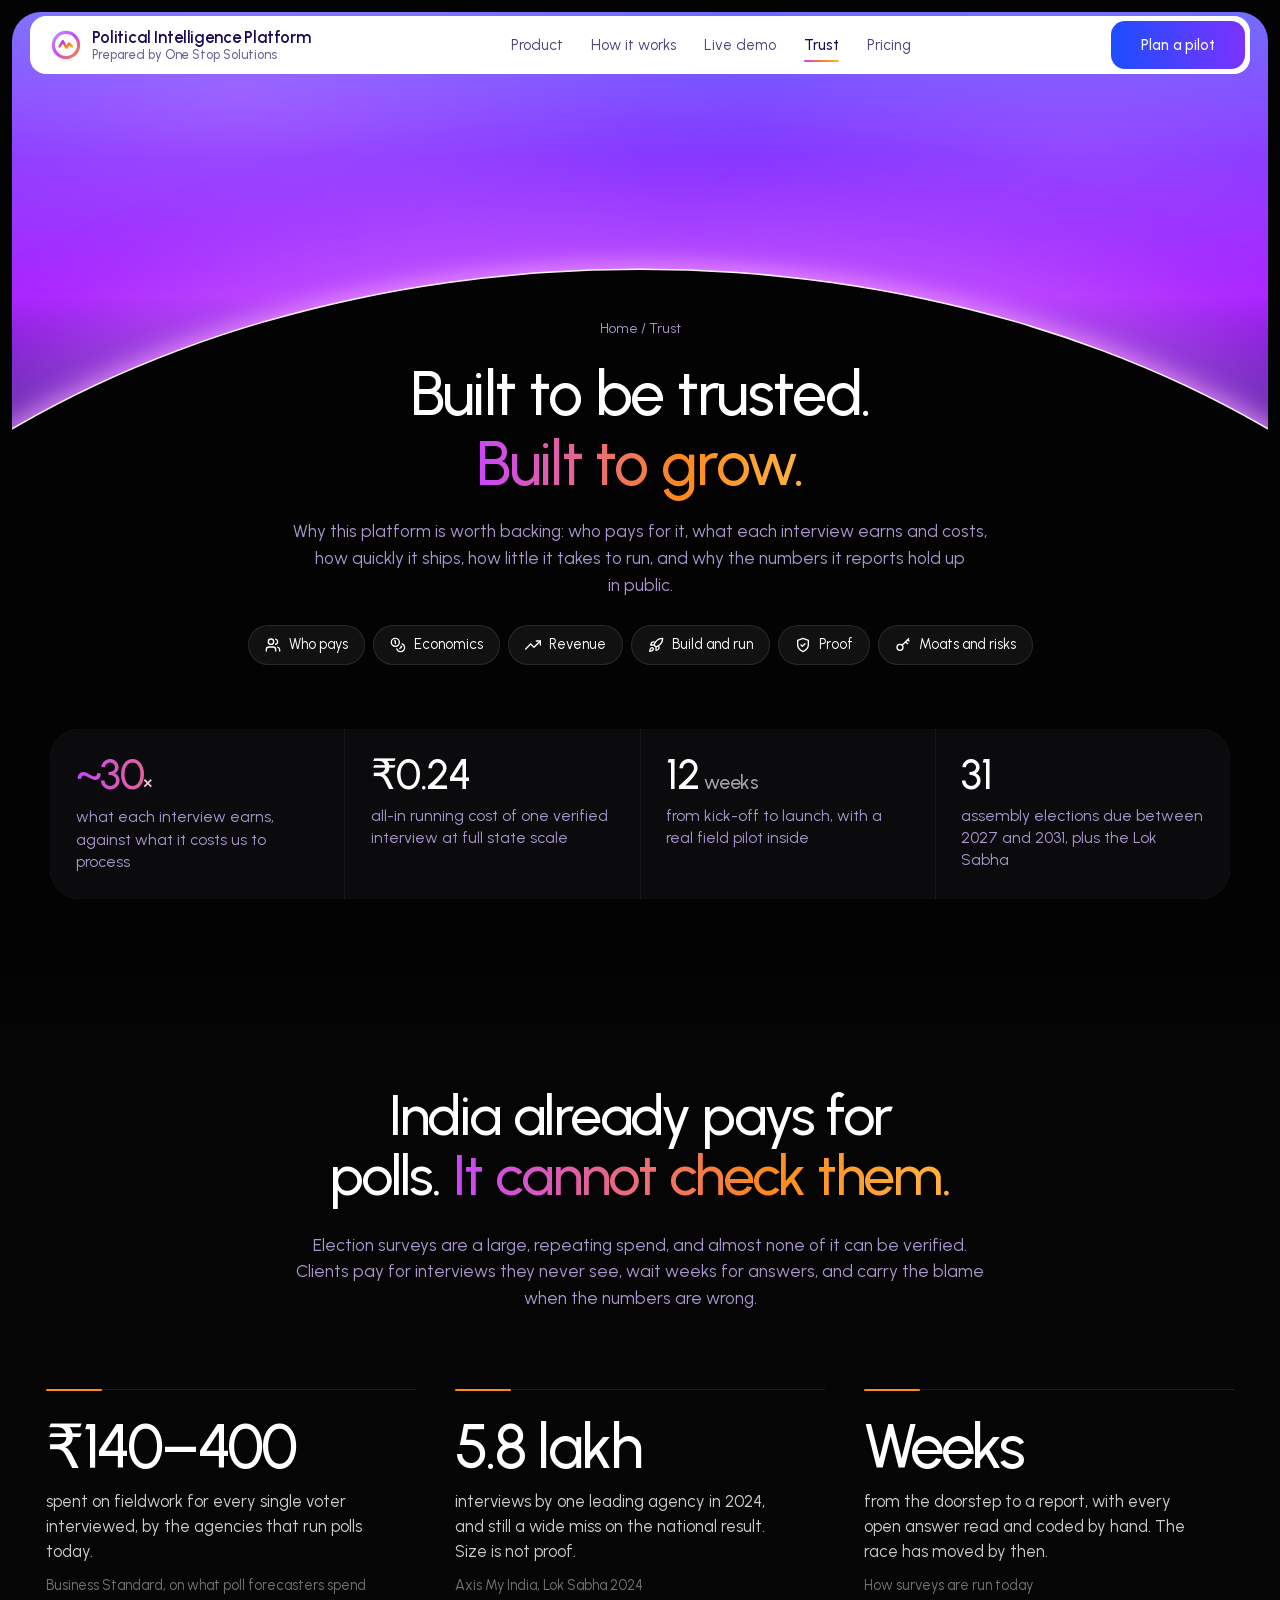
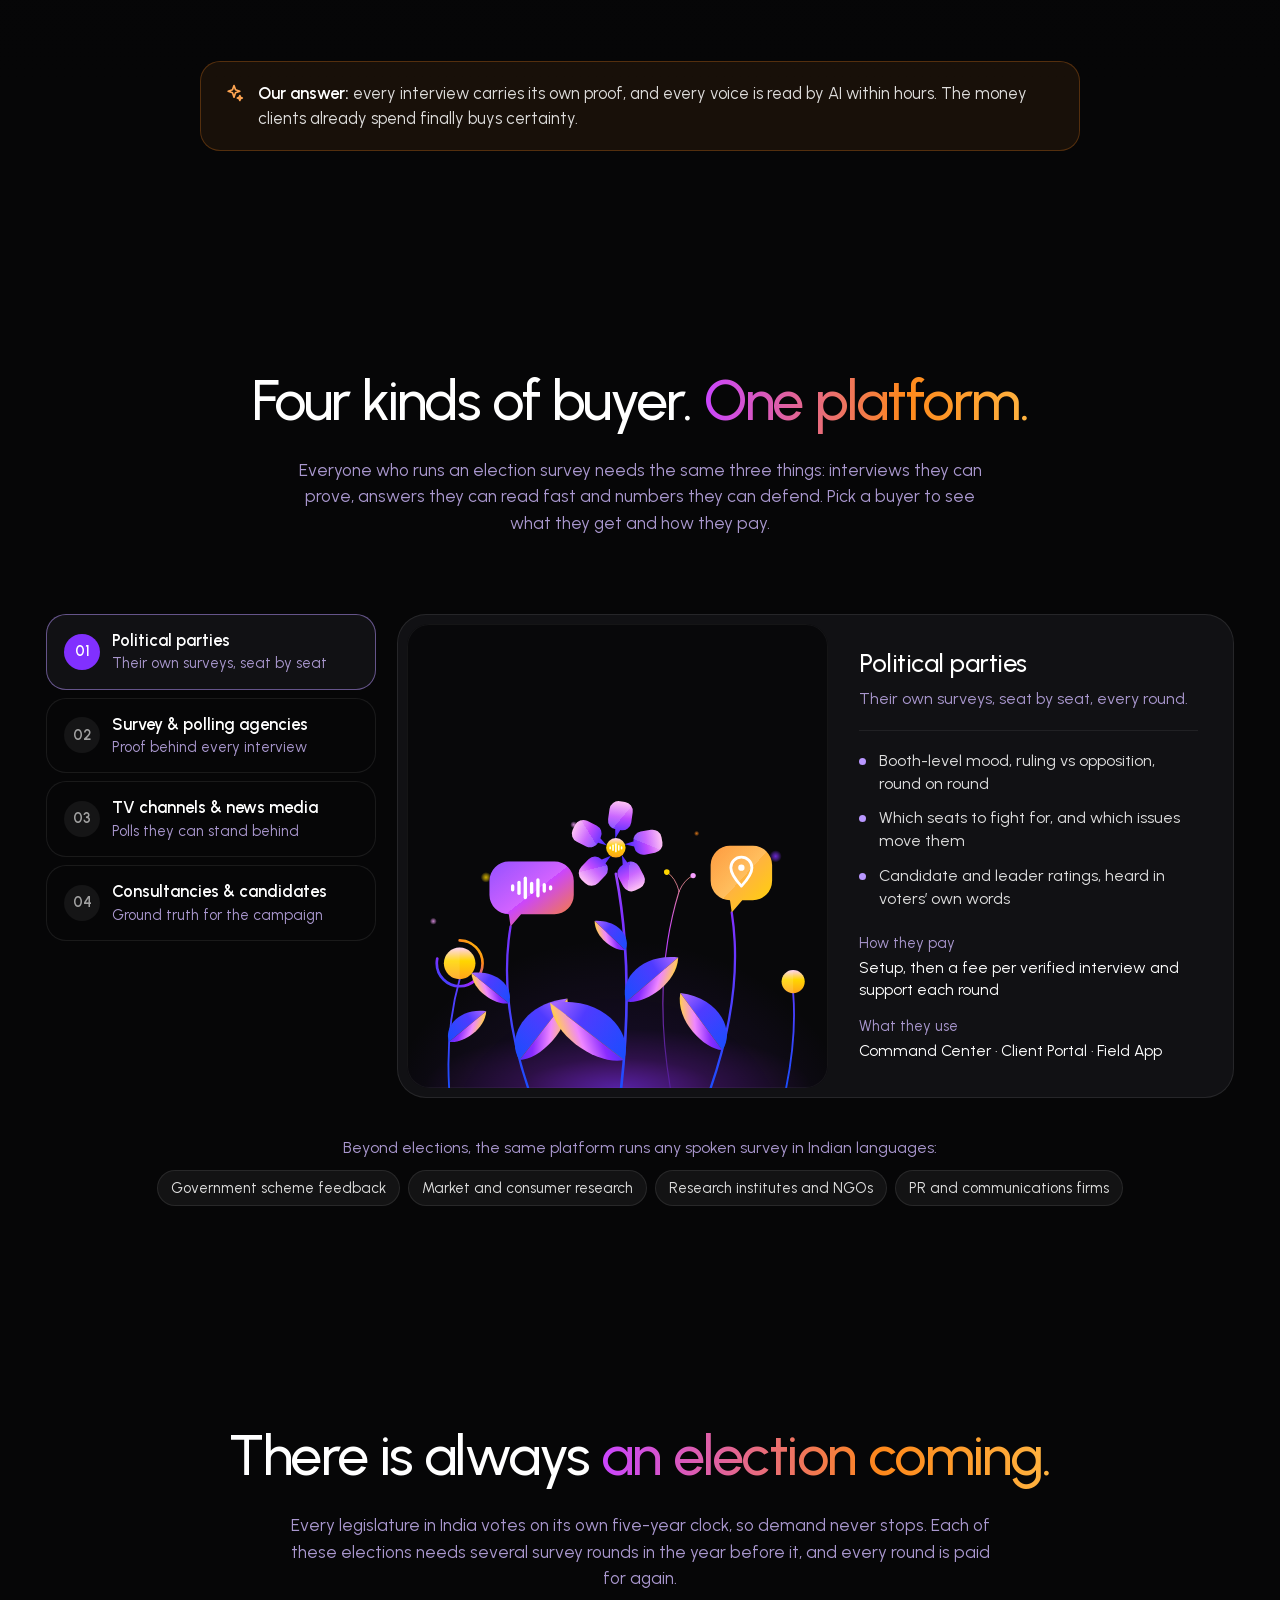
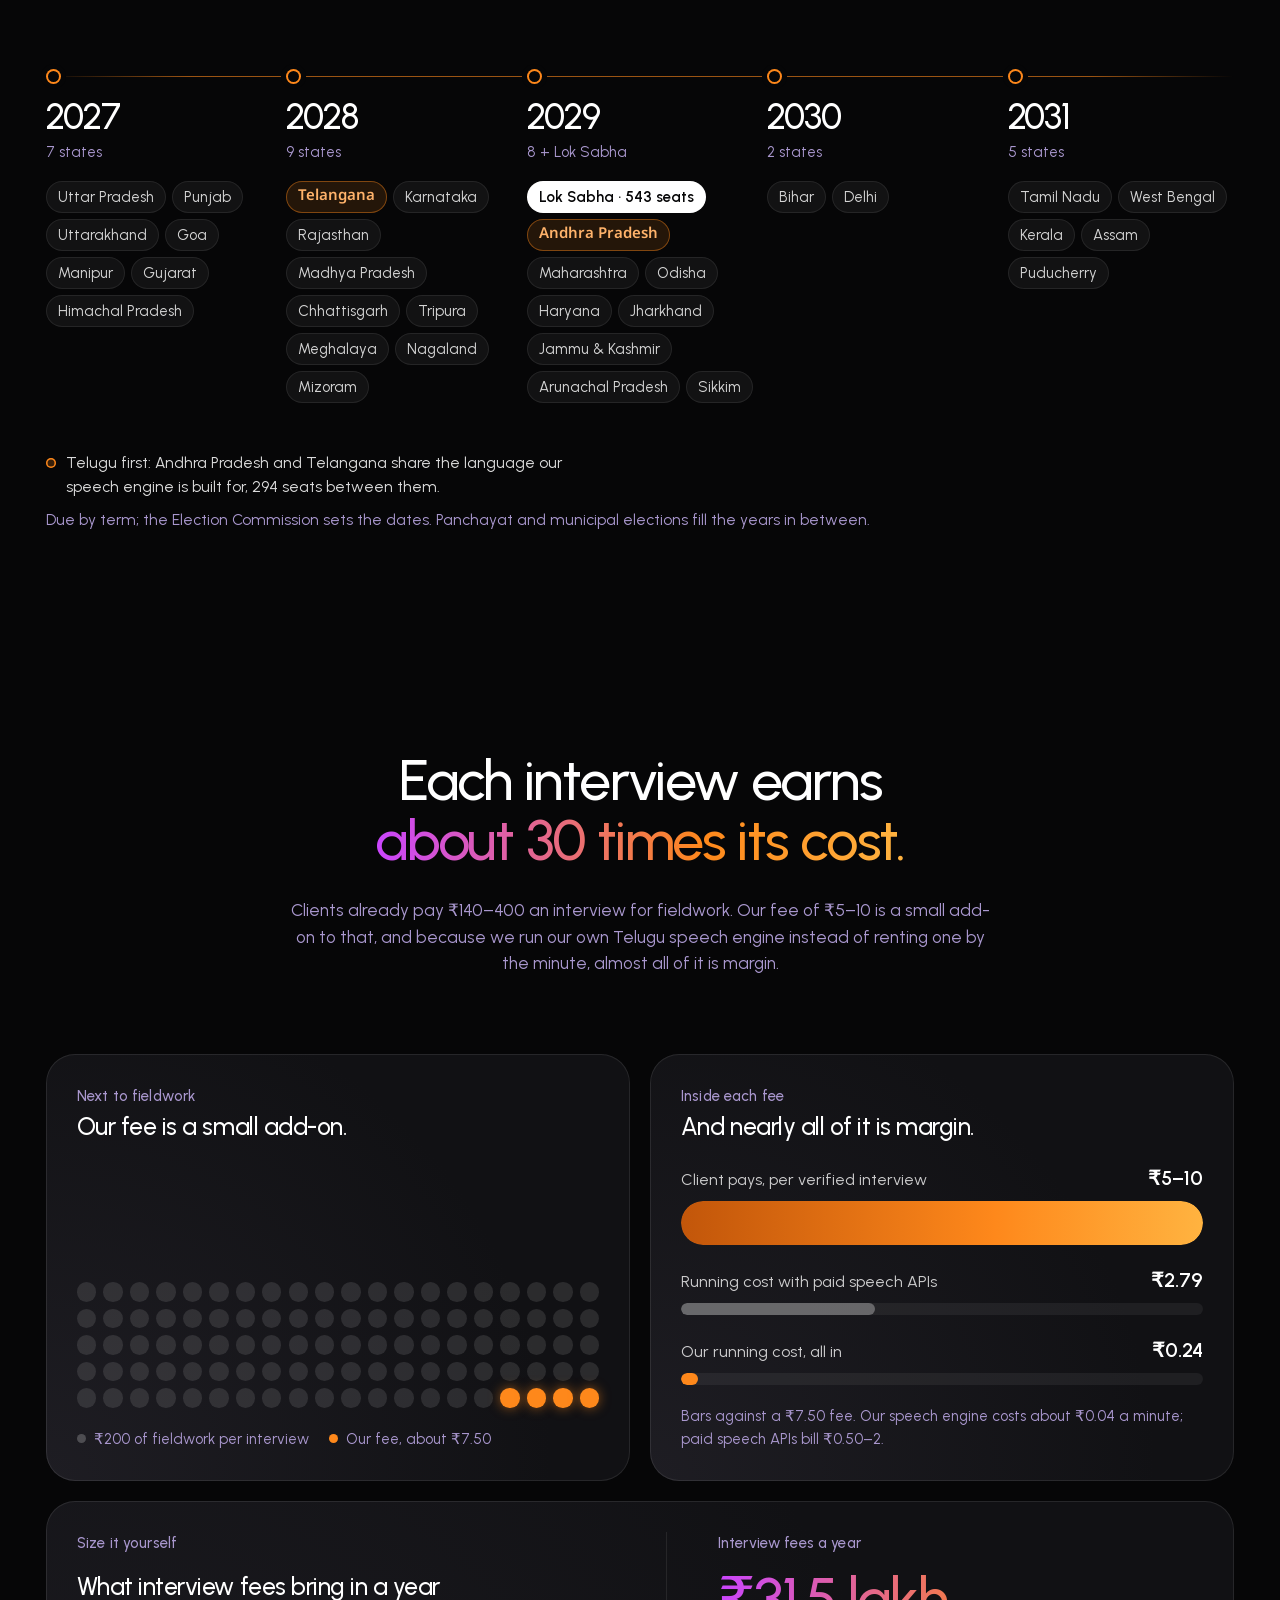
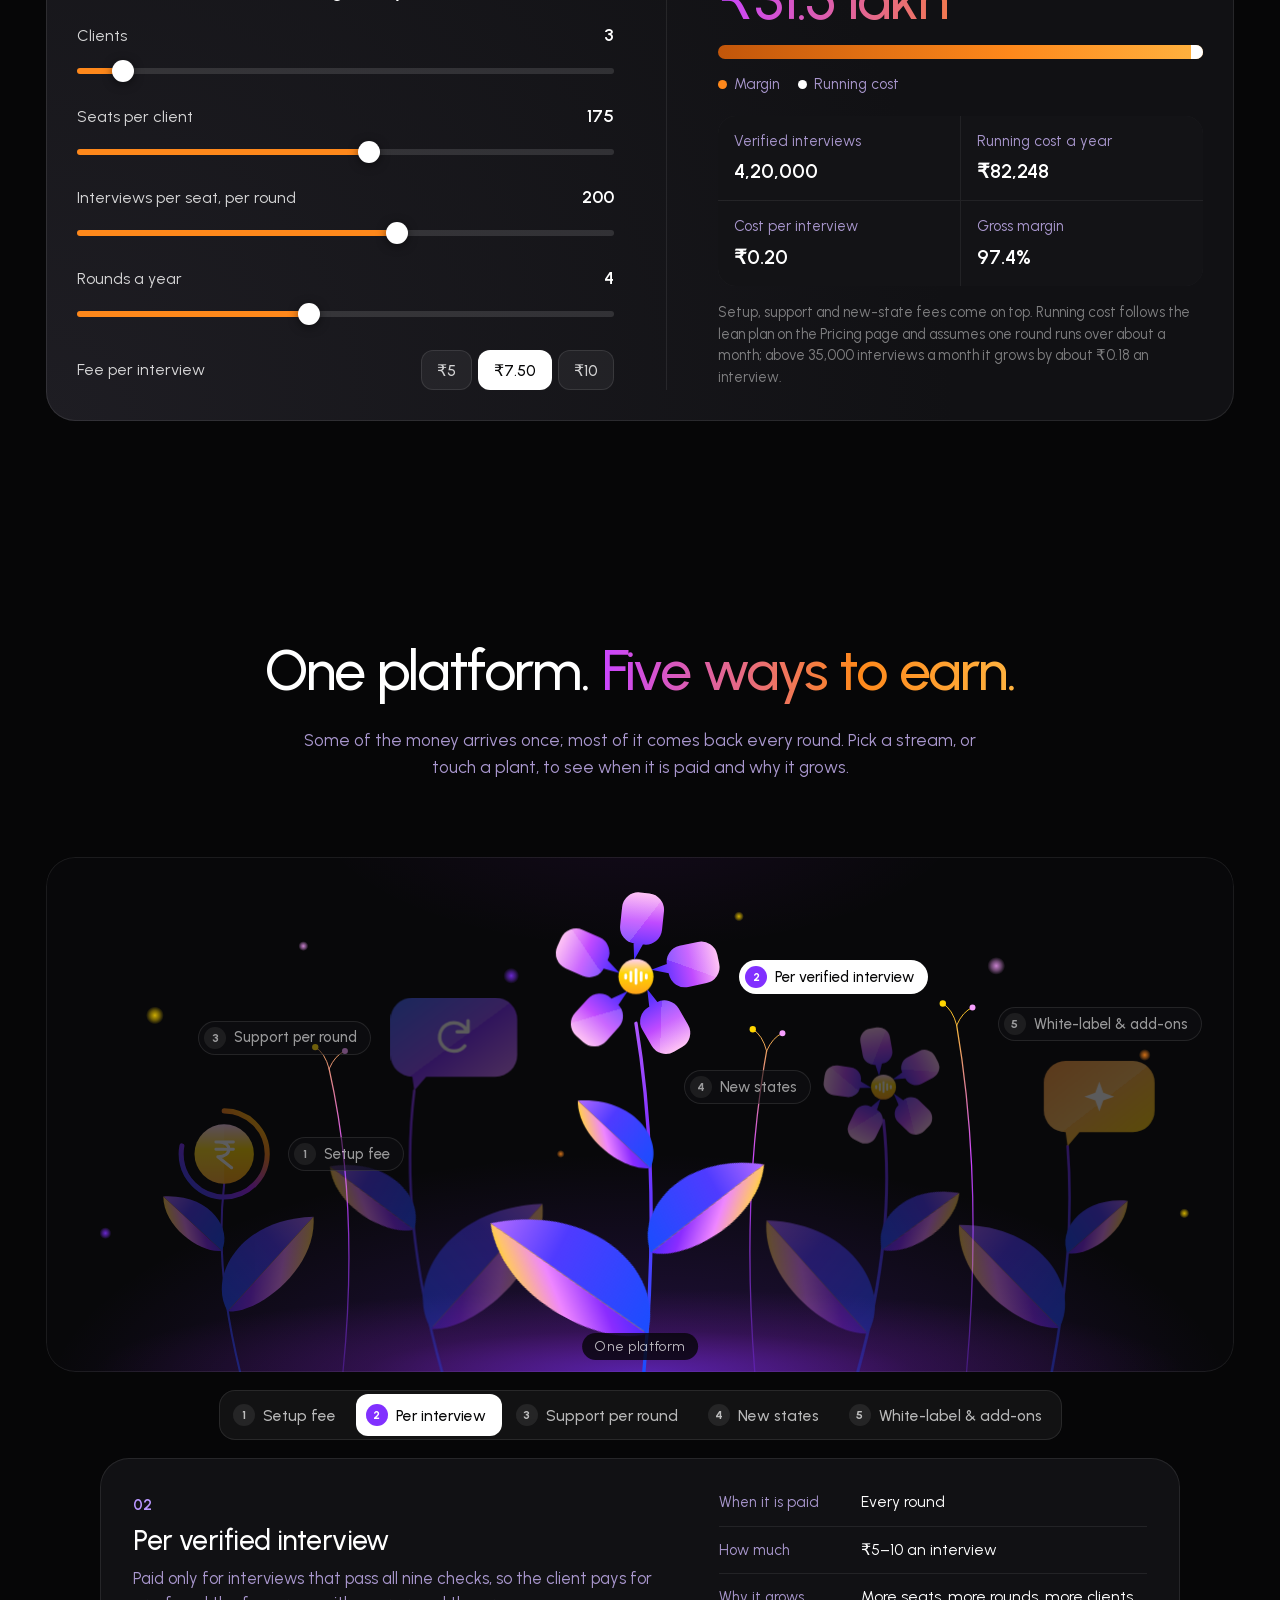
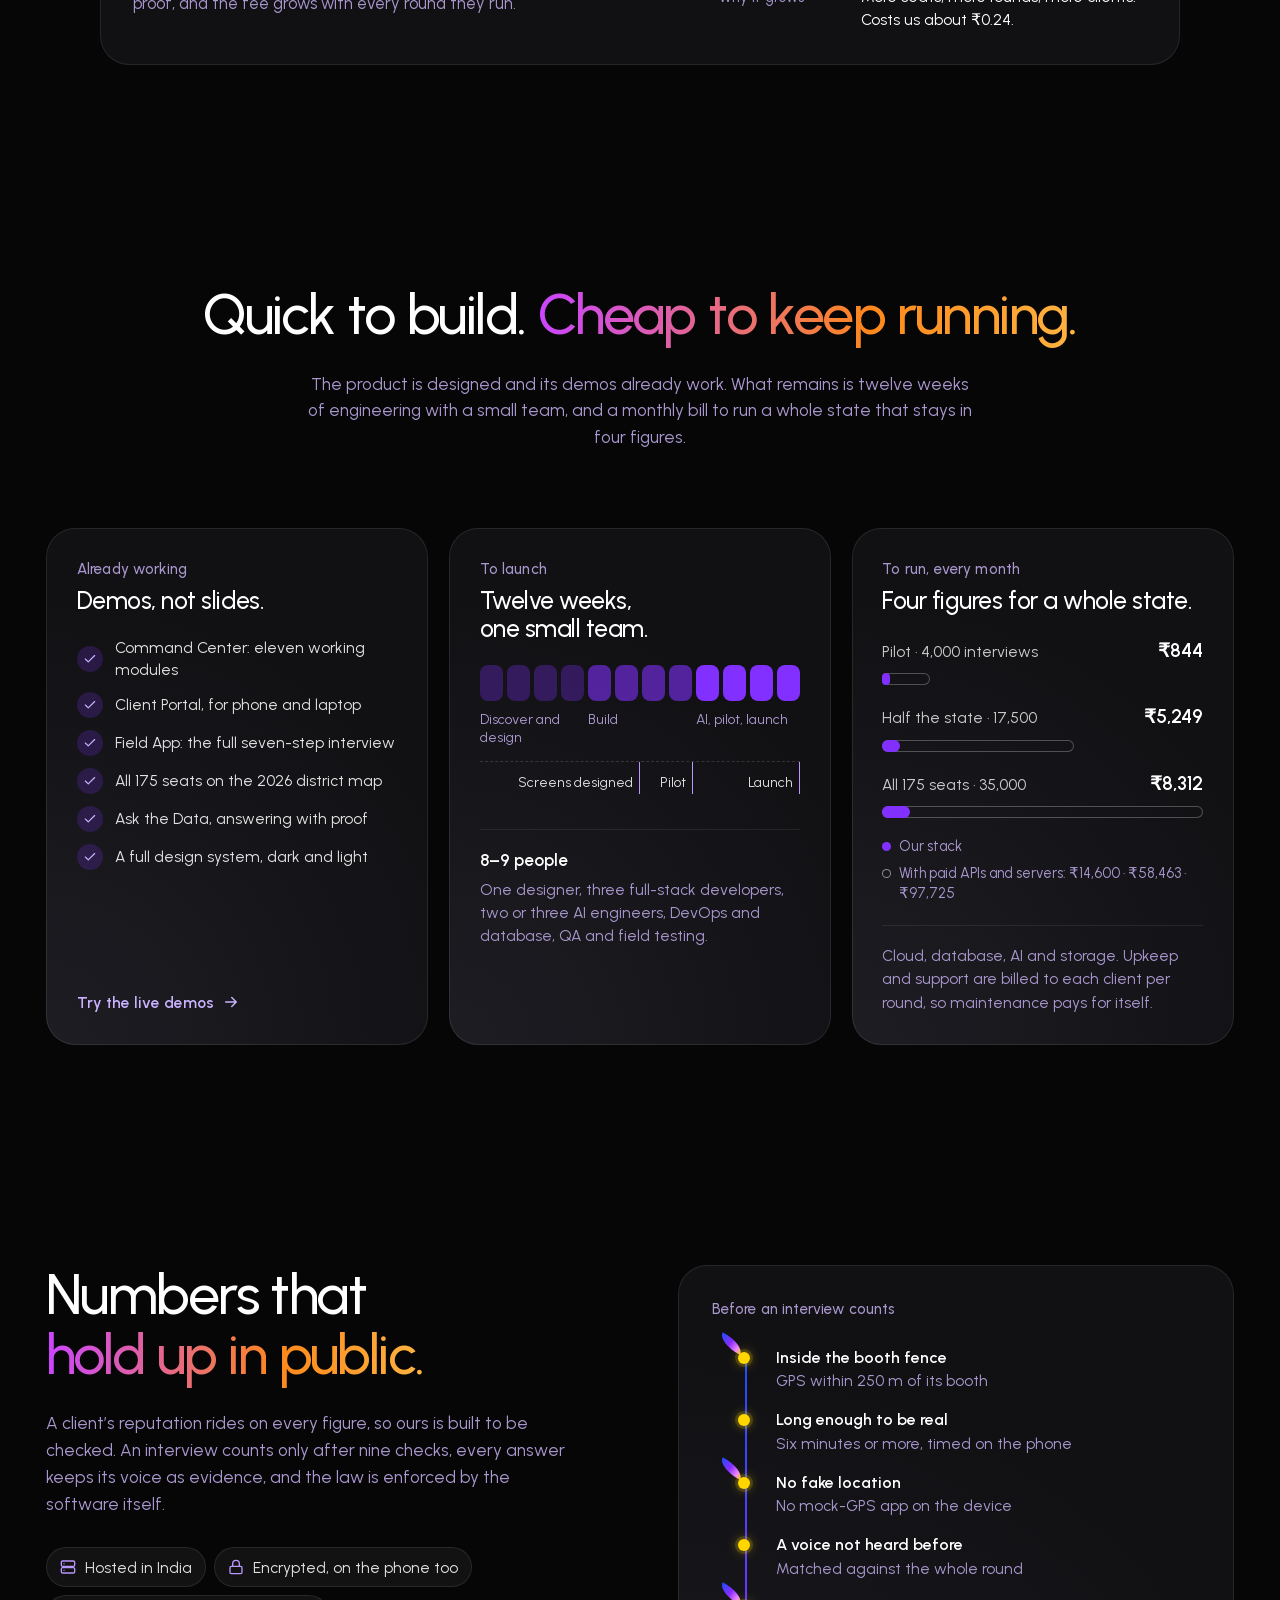
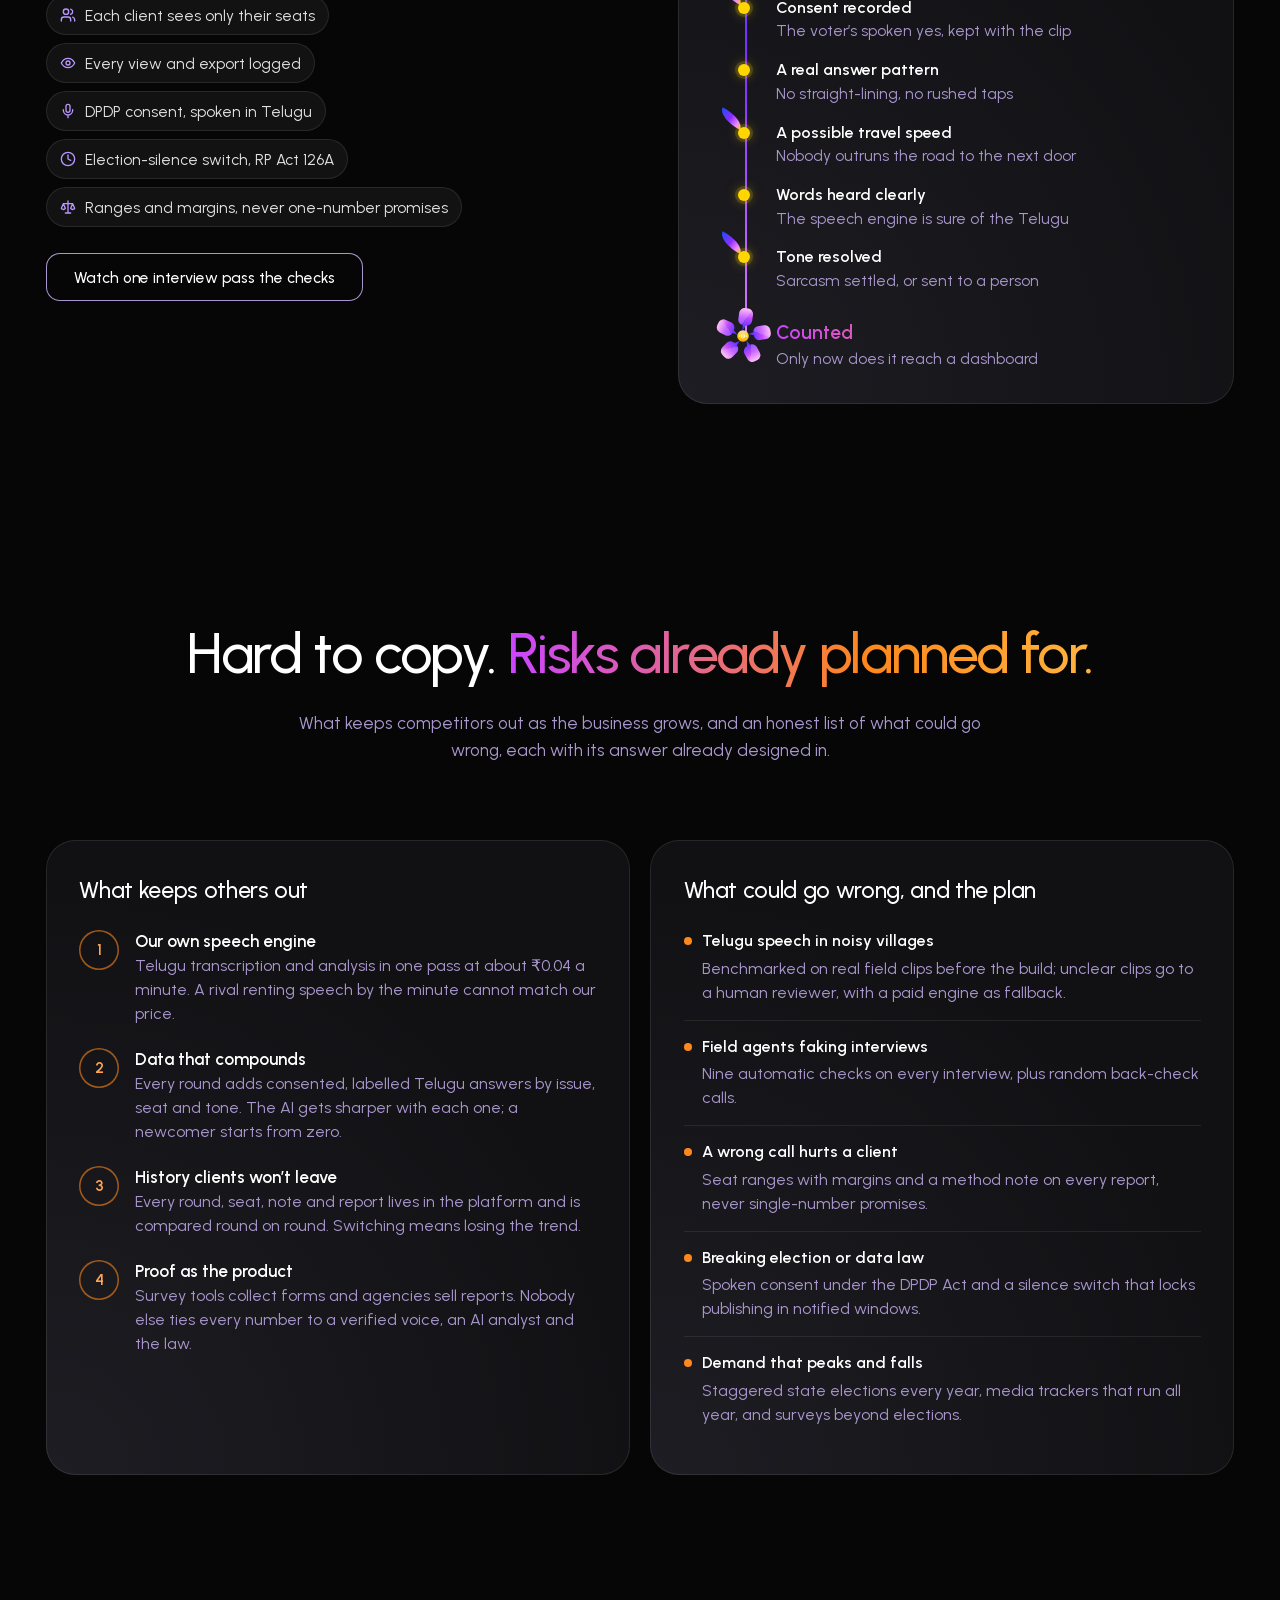
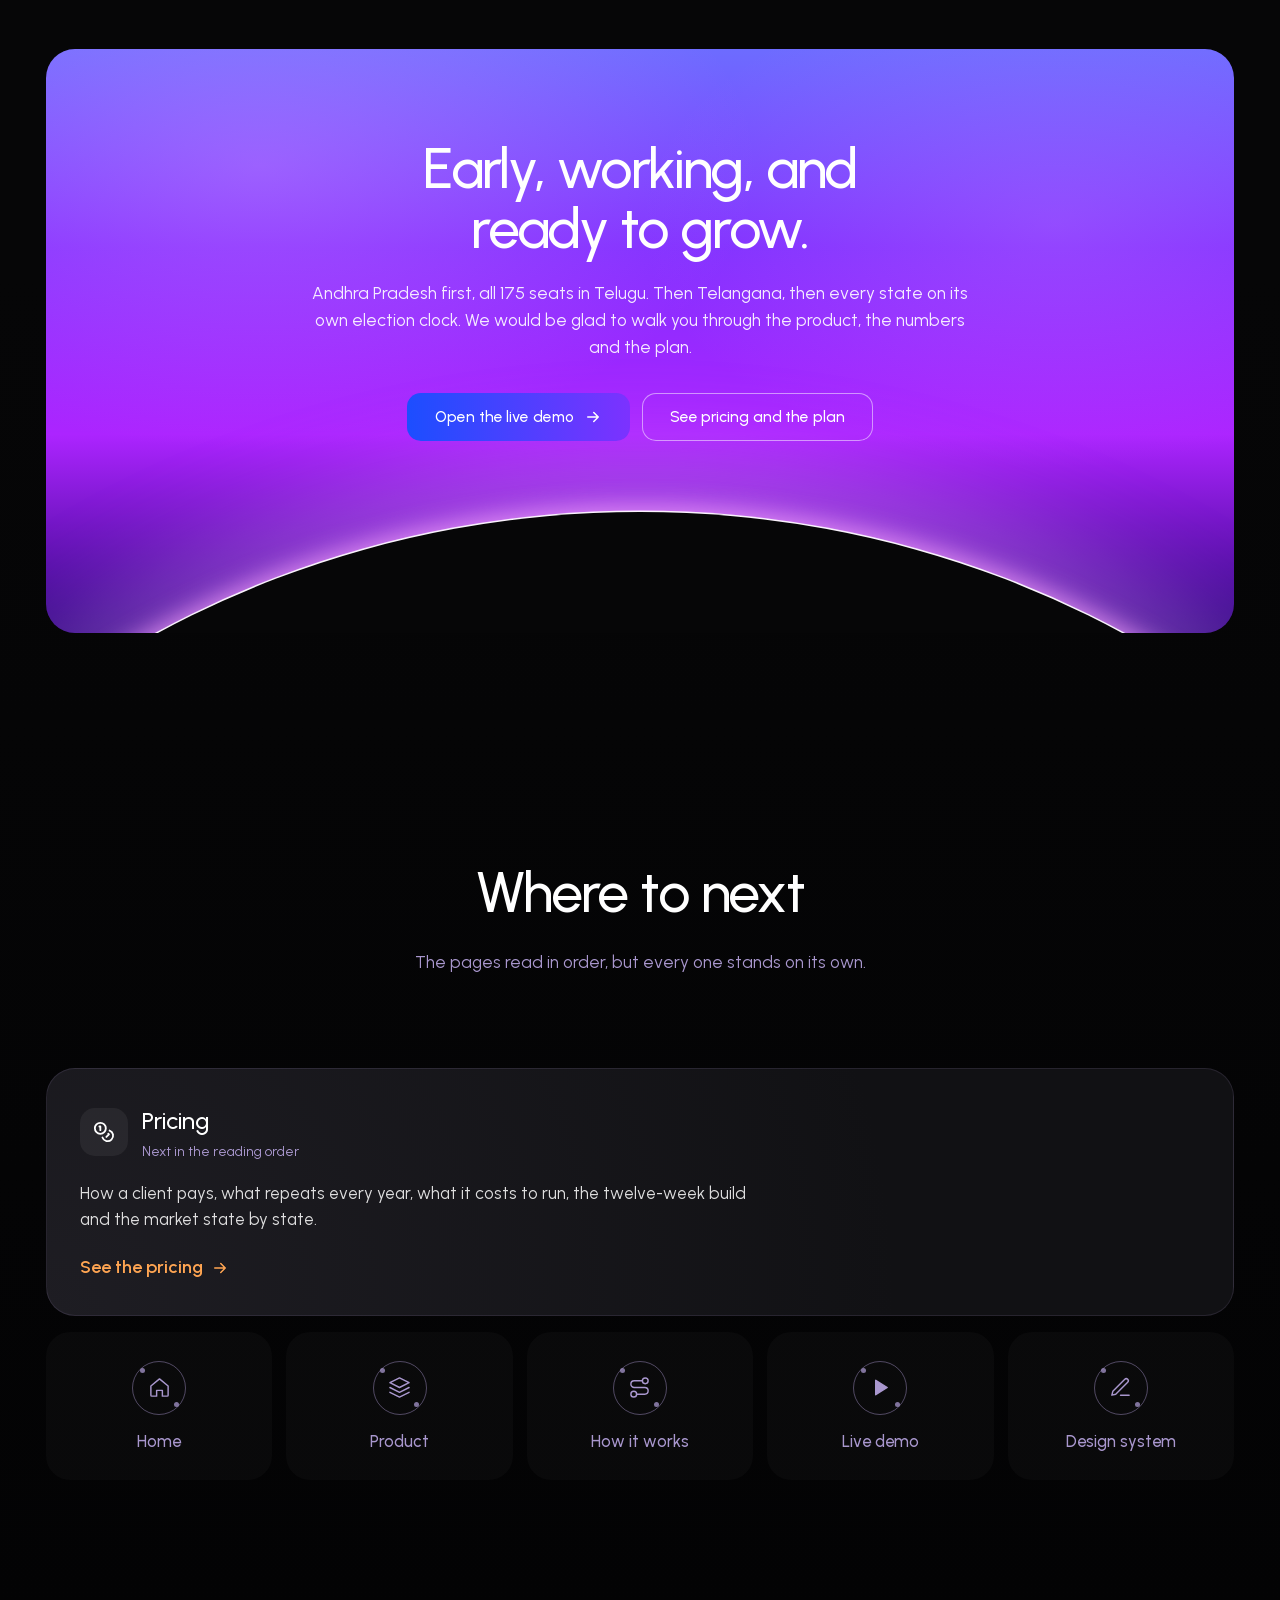
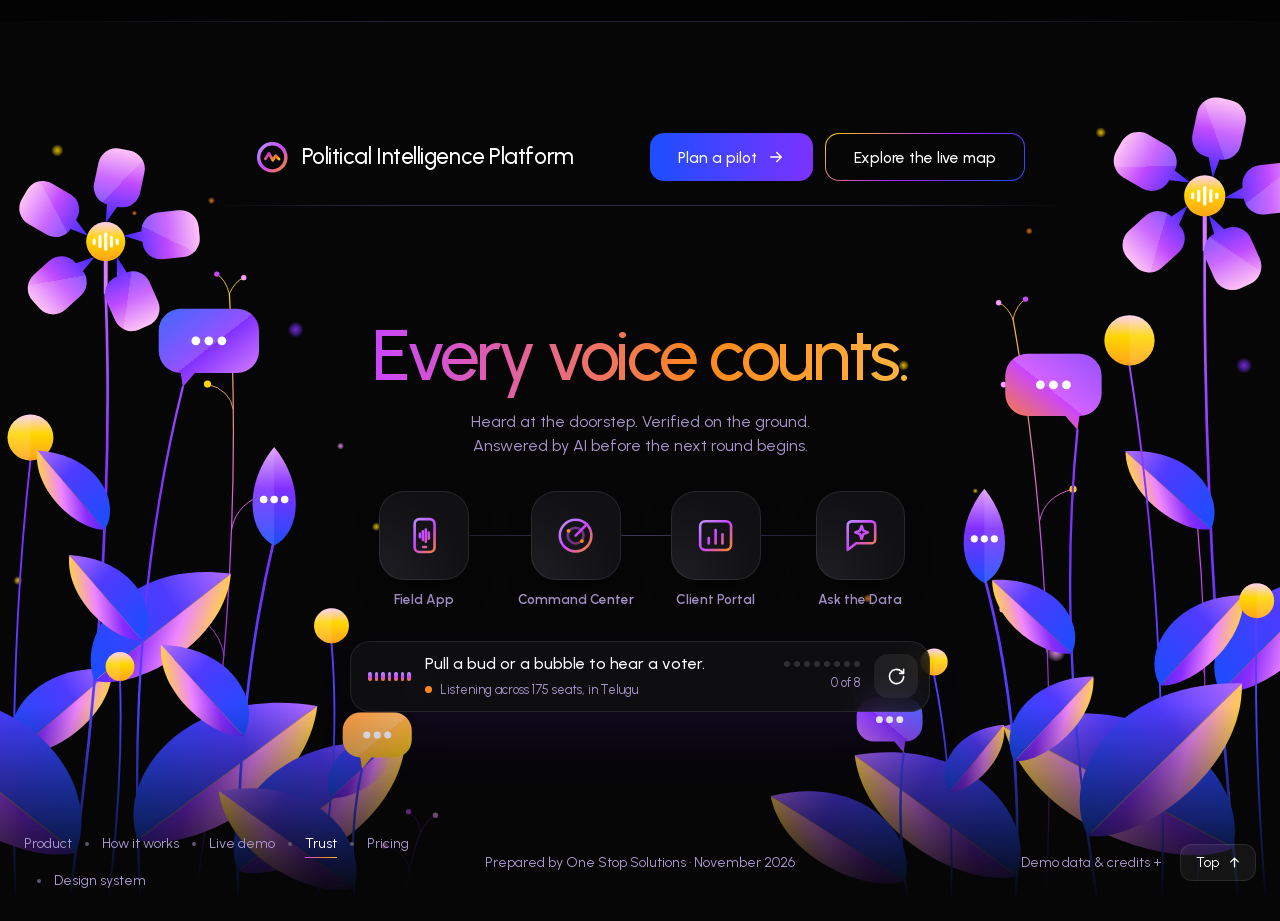
<file: trust.html>
<!doctype html>
<html lang="en">
<head>
<meta charset="utf-8">
<meta name="viewport" content="width=device-width, initial-scale=1">
<title>Trust · Political Intelligence Platform</title>
<meta name="description" content="Why the Political Intelligence Platform is worth backing: who buys it, the unit economics of a verified interview, five revenue streams, a twelve-week build, a four-figure monthly running cost, and numbers that hold up in public.">
<meta name="theme-color" content="#030304">
<!--seo-->
<link rel="canonical" href="https://pi.onestop-solutions.in/trust">
<meta name="robots" content="index, follow, max-image-preview:large">
<meta name="author" content="One Stop Solutions">
<meta name="format-detection" content="telephone=no">
<link rel="icon" href="favicon.ico" sizes="48x48">
<link rel="icon" href="favicon.svg" type="image/svg+xml">
<link rel="apple-touch-icon" href="icons/apple-touch-icon.png">
<link rel="manifest" href="site.webmanifest">
<meta name="apple-mobile-web-app-title" content="Political Intel">
<meta property="og:type" content="website">
<meta property="og:site_name" content="Political Intelligence Platform">
<meta property="og:locale" content="en_IN">
<meta property="og:url" content="https://pi.onestop-solutions.in/trust">
<meta property="og:title" content="Trust · Political Intelligence Platform">
<meta property="og:description" content="Why the Political Intelligence Platform is worth backing: who buys it, the unit economics of a verified interview, five revenue streams, a twelve-week build, a four-figure monthly running cost, and numbers that hold up in public.">
<meta property="og:image" content="https://pi.onestop-solutions.in/share.jpg">
<meta property="og:image:secure_url" content="https://pi.onestop-solutions.in/share.jpg">
<meta property="og:image:type" content="image/jpeg">
<meta property="og:image:width" content="1200">
<meta property="og:image:height" content="630">
<meta property="og:image:alt" content="Political Intelligence Platform: political intelligence and AI sentiment analysis. 175 seats, 28 districts, every interview verified, our own Telugu speech engine, AI analyst.">
<meta name="twitter:card" content="summary_large_image">
<meta name="twitter:title" content="Trust · Political Intelligence Platform">
<meta name="twitter:description" content="Why the Political Intelligence Platform is worth backing: who buys it, the unit economics of a verified interview, five revenue streams, a twelve-week build, a four-figure monthly running cost, and numbers that hold up in public.">
<meta name="twitter:image" content="https://pi.onestop-solutions.in/share.jpg">
<meta name="twitter:image:alt" content="Political Intelligence Platform: political intelligence and AI sentiment analysis. 175 seats, 28 districts, every interview verified, our own Telugu speech engine, AI analyst.">
<!--/seo-->

<!--fonts-->
<link rel="preload" href="fonts/urbanist-latin.woff2" as="font" type="font/woff2" crossorigin>
<style>@font-face{font-family:'Urbanist';font-style:normal;font-weight:400 800;font-display:swap;src:url(fonts/urbanist-latin-ext.woff2) format('woff2');unicode-range:U+0100-02BA, U+02BD-02C5, U+02C7-02CC, U+02CE-02D7, U+02DD-02FF, U+0304, U+0308, U+0329, U+1D00-1DBF, U+1E00-1E9F, U+1EF2-1EFF, U+2020, U+20A0-20AB, U+20AD-20C4, U+2113, U+2C60-2C7F, U+A720-A7FF}@font-face{font-family:'Urbanist';font-style:normal;font-weight:400 800;font-display:swap;src:url(fonts/urbanist-latin.woff2) format('woff2');unicode-range:U+0000-00FF, U+0131, U+0152-0153, U+02BB-02BC, U+02C6, U+02DA, U+02DC, U+0304, U+0308, U+0329, U+2000-206F, U+20AC, U+2122, U+2191, U+2193, U+2212, U+2215, U+FEFF, U+FFFD}</style>
<link rel="preconnect" href="https://fonts.googleapis.com">
<link rel="preconnect" href="https://fonts.gstatic.com" crossorigin>
<link href="https://fonts.googleapis.com/css2?family=Noto+Sans+Telugu:wght@400;500;600&display=swap" rel="stylesheet" media="print" onload="this.media='all'">
<noscript><link href="https://fonts.googleapis.com/css2?family=Noto+Sans+Telugu:wght@400;500;600&display=swap" rel="stylesheet"></noscript>
<!--/fonts-->
<link rel="stylesheet" href="styles.css">
<link rel="stylesheet" href="refresh.css">
<link rel="stylesheet" href="pages.css">
<link rel="stylesheet" href="motion.css">
<link rel="stylesheet" href="footer.css">
<link rel="stylesheet" href="garden.css">
<link rel="stylesheet" href="trust.css">
<script>document.documentElement.classList.add('js');(function(d){var h=d.documentElement,go=function(){h.classList.add('fonts-in')};setTimeout(go,300);if(d.fonts&&d.fonts.load)d.fonts.load('500 1em Urbanist').then(go,go)})(document)</script>

<!--pl-css-->
<style>
.ldr{display:none}
.ldr-on .ldr{position:fixed;inset:0;z-index:2147483000;display:grid;place-items:center;background:#060607;color:#fff;font-family:Urbanist,Arial,sans-serif;transition:opacity .55s cubic-bezier(.22,1,.36,1),visibility 0s linear .55s}
.ldr-on{overflow:hidden}
.ldr::before{content:"";position:absolute;left:50%;top:50%;width:520px;height:520px;margin:-260px 0 0 -260px;border-radius:50%;background:radial-gradient(closest-side,rgba(129,48,255,.30),rgba(172,36,255,.10) 55%,transparent);filter:blur(20px);animation:ldr-breathe 2.4s ease-in-out infinite alternate}
.ldr-in{position:relative;display:flex;flex-direction:column;align-items:center;gap:18px;transition:transform .55s cubic-bezier(.22,1,.36,1)}
.ldr svg{width:64px;height:64px;overflow:visible}
.ldr .ldr-c{stroke-dasharray:80;stroke-dashoffset:80;animation:ldr-draw .9s cubic-bezier(.65,0,.35,1) .05s forwards}
.ldr .ldr-p{stroke-dasharray:24;stroke-dashoffset:24;animation:ldr-draw .6s cubic-bezier(.65,0,.35,1) .55s forwards}
.ldr-w{font-size:17px;font-weight:600;letter-spacing:.02em;text-align:center;opacity:0;transform:translateY(8px);animation:ldr-up .6s cubic-bezier(.22,1,.36,1) .35s forwards}
.ldr-w small{display:block;margin-top:4px;font-size:13px;font-weight:500;letter-spacing:.08em;text-transform:uppercase;color:rgba(255,255,255,.56)}
.ldr-t{width:168px;height:2px;border-radius:2px;background:rgba(255,255,255,.10);overflow:hidden;opacity:0;animation:ldr-up .4s ease .5s forwards}
.ldr-b{display:block;height:100%;transform-origin:0 50%;transform:scaleX(.04);background:linear-gradient(90deg,#2ba7ff,#ca45ff 50%,#fe881b);animation:ldr-load 2.2s cubic-bezier(.1,.7,.2,1) .5s forwards}
.ldr.done .ldr-b{animation:none;transform:scaleX(1);transition:transform .3s ease-out}
.ldr.out{opacity:0;visibility:hidden}
.ldr.out .ldr-in{transform:scale(.97)}
.ldr-on .hero .h-ln,.ldr-on .hero .lead,.ldr-on .hero .hero-cta,.ldr-on .hz,.ldr-on .hero-stage,.ldr-on .ph-in>*{animation-play-state:paused!important}
@keyframes ldr-draw{to{stroke-dashoffset:0}}
@keyframes ldr-up{to{opacity:1;transform:none}}
@keyframes ldr-load{to{transform:scaleX(.86)}}
@keyframes ldr-breathe{from{opacity:.7;transform:scale(.94)}to{opacity:1;transform:scale(1.04)}}
@media (prefers-reduced-motion:reduce){.ldr *,.ldr::before{animation:none!important}.ldr .ldr-c,.ldr .ldr-p{stroke-dashoffset:0}.ldr-w,.ldr-t{opacity:1;transform:none}.ldr-b{transform:scaleX(.5)}}
</style>
<script>(function(h){try{if(sessionStorage.getItem('pi-ldr'))return}catch(e){}h.classList.add('ldr-on')})(document.documentElement)</script>
<!--/pl-css-->
</head>
<body>
<!--pl-->
<div class="ldr" id="ldr" role="status" aria-live="polite" aria-label="Loading Political Intelligence Platform"><div class="ldr-in">
<svg viewBox="0 0 32 32" aria-hidden="true"><defs><linearGradient id="ldrB" x1="0" y1="0" x2="1" y2="1"><stop offset="0" stop-color="#b997ff"/><stop offset=".5" stop-color="#ca45ff"/><stop offset="1" stop-color="#fe881b"/></linearGradient><linearGradient id="ldrW" x1="0" y1="0" x2="1" y2="1"><stop offset="0" stop-color="#ac24ff"/><stop offset=".73" stop-color="#fe881b"/><stop offset="1" stop-color="#ffd600"/></linearGradient></defs><circle class="ldr-c" cx="16" cy="16" r="12.6" fill="none" stroke="url(#ldrB)" stroke-width="3.2" transform="rotate(-90 16 16)"/><path class="ldr-p" d="M9.6 17.4l3.3-5.1 3.5 6.4 2.7-4.1 3.1 3" fill="none" stroke="url(#ldrW)" stroke-width="2.6" stroke-linecap="round" stroke-linejoin="round"/></svg>
<div class="ldr-w">Political Intelligence Platform<small>One Stop Solutions</small></div>
<div class="ldr-t"><i class="ldr-b"></i></div>
</div></div>
<script>(function(){var d=document,h=d.documentElement,el=d.getElementById('ldr');if(!el)return;if(!h.classList.contains('ldr-on')){el.remove();return}
var t0=performance.now(),rm=matchMedia('(prefers-reduced-motion: reduce)').matches,MIN=rm?250:1150,MAX=2600,gone=false;
function finish(){if(gone)return;gone=true;try{sessionStorage.setItem('pi-ldr','1')}catch(e){}
var wait=Math.max(0,MIN-(performance.now()-t0));setTimeout(function(){el.classList.add('done');setTimeout(function(){el.classList.add('out');h.classList.remove('ldr-on');setTimeout(function(){el.remove()},650)},rm?0:260)},wait)}
function ready(){var f=d.fonts&&d.fonts.ready?d.fonts.ready:Promise.resolve();f.then(finish,finish)}
if(d.readyState!=='loading')ready();else d.addEventListener('DOMContentLoaded',ready,{once:true});addEventListener('load',finish,{once:true});setTimeout(finish,MAX)})()</script>
<!--/pl-->

<a class="skip" href="#main">Skip to content</a>

<!-- ICONS -->
<svg width="0" height="0" style="position:absolute" aria-hidden="true" focusable="false">
  <defs>
    <linearGradient id="gBrand" x1="0" y1="0" x2="1" y2="1"><stop offset="0" stop-color="#b997ff"/><stop offset=".5" stop-color="#ca45ff"/><stop offset="1" stop-color="#fe881b"/></linearGradient>
    <linearGradient id="gWarm" x1="0" y1="0" x2="1" y2="1"><stop offset="0" stop-color="#ac24ff"/><stop offset=".73" stop-color="#fe881b"/><stop offset="1" stop-color="#ffd600"/></linearGradient>
    <linearGradient id="gIcon" gradientUnits="userSpaceOnUse" x1="3" y1="3" x2="21" y2="21"><stop offset="0" stop-color="#b997ff"/><stop offset=".5" stop-color="#ca45ff"/><stop offset="1" stop-color="#fe881b"/></linearGradient>
    <linearGradient id="gRing" x1="0" y1="0" x2="1" y2="1"><stop offset="0" stop-color="#1b4dfe"/><stop offset=".45" stop-color="#ac24ff"/><stop offset=".75" stop-color="#fe881b"/><stop offset="1" stop-color="#ffd600"/></linearGradient>
  </defs>
  <symbol id="ring" viewBox="0 0 48 48"><circle cx="24" cy="24" r="20" fill="none" stroke="url(#gRing)" stroke-width="3.4"/></symbol>
  <symbol id="logo" viewBox="0 0 32 32"><circle cx="16" cy="16" r="12.6" fill="none" stroke="url(#gBrand)" stroke-width="3.2"/><path d="M9.6 17.4l3.3-5.1 3.5 6.4 2.7-4.1 3.1 3" fill="none" stroke="url(#gWarm)" stroke-width="2.6" stroke-linecap="round" stroke-linejoin="round"/></symbol>
  <g fill="none" stroke="currentColor" stroke-width="2" stroke-linecap="round" stroke-linejoin="round">
    <symbol id="i-users" viewBox="0 0 24 24"><path d="M16 21v-2a4 4 0 0 0-4-4H6a4 4 0 0 0-4 4v2"/><circle cx="9" cy="7" r="4"/><path d="M22 21v-2a4 4 0 0 0-3-3.87M16 3.13a4 4 0 0 1 0 7.75"/></symbol>
    <symbol id="i-user" viewBox="0 0 24 24"><circle cx="12" cy="8" r="4"/><path d="M4 21v-1a6 6 0 0 1 6-6h4a6 6 0 0 1 6 6v1"/></symbol>
    <symbol id="i-pin" viewBox="0 0 24 24"><path d="M20 10c0 6-8 12-8 12S4 16 4 10a8 8 0 0 1 16 0z"/><circle cx="12" cy="10" r="3"/></symbol>
    <symbol id="i-layers" viewBox="0 0 24 24"><path d="M12 2 2 7l10 5 10-5-10-5z"/><path d="m2 17 10 5 10-5M2 12l10 5 10-5"/></symbol>
    <symbol id="i-mic" viewBox="0 0 24 24"><rect x="9" y="2" width="6" height="12" rx="3"/><path d="M19 10v1a7 7 0 0 1-14 0v-1M12 18v4"/></symbol>
    <symbol id="i-shield" viewBox="0 0 24 24"><path d="M12 22s8-4 8-10V5l-8-3-8 3v7c0 6 8 10 8 10z"/><path d="m9 12 2 2 4-4"/></symbol>
    <symbol id="i-bars" viewBox="0 0 24 24"><path d="M3 21h18M7 17v-6M12 17V5M17 17v-9"/></symbol>
    <symbol id="i-spark" viewBox="0 0 24 24"><path d="M12 3l1.8 5.2L19 10l-5.2 1.8L12 17l-1.8-5.2L5 10l5.2-1.8z"/><path d="M19 15l.8 2.2L22 18l-2.2.8L19 21l-.8-2.2L16 18l2.2-.8z"/></symbol>
    <symbol id="i-search" viewBox="0 0 24 24"><circle cx="11" cy="11" r="7"/><path d="m21 21-4.3-4.3"/></symbol>
    <symbol id="i-bell" viewBox="0 0 24 24"><path d="M6 8a6 6 0 0 1 12 0c0 7 3 9 3 9H3s3-2 3-9M10.3 21a1.9 1.9 0 0 0 3.4 0"/></symbol>
    <symbol id="i-cal" viewBox="0 0 24 24"><rect x="3" y="4" width="18" height="18" rx="3"/><path d="M16 2v4M8 2v4M3 10h18"/></symbol>
    <symbol id="i-swap" viewBox="0 0 24 24"><path d="M7 4 3 8l4 4M3 8h14M17 20l4-4-4-4M21 16H7"/></symbol>
    <symbol id="i-download" viewBox="0 0 24 24"><path d="M21 15v4a2 2 0 0 1-2 2H5a2 2 0 0 1-2-2v-4M7 10l5 5 5-5M12 15V3"/></symbol>
    <symbol id="i-plus" viewBox="0 0 24 24"><path d="M12 5v14M5 12h14"/></symbol>
    <symbol id="i-check" viewBox="0 0 24 24"><path d="M20 6 9 17l-5-5"/></symbol>
    <symbol id="i-checkc" viewBox="0 0 24 24"><circle cx="12" cy="12" r="10"/><path d="m8 12 3 3 5-6"/></symbol>
    <symbol id="i-x" viewBox="0 0 24 24"><path d="M18 6 6 18M6 6l12 12"/></symbol>
    <symbol id="i-xc" viewBox="0 0 24 24"><circle cx="12" cy="12" r="10"/><path d="m15 9-6 6M9 9l6 6"/></symbol>
    <symbol id="i-minus" viewBox="0 0 24 24"><path d="M5 12h14"/></symbol>
    <symbol id="i-phone" viewBox="0 0 24 24"><rect x="6" y="2" width="12" height="20" rx="3"/><path d="M11 18h2"/></symbol>
    <symbol id="i-cloud" viewBox="0 0 24 24"><path d="M17.5 19H7a5 5 0 1 1 1-9.9A6 6 0 0 1 19.5 11 4 4 0 0 1 17.5 19z"/></symbol>
    <symbol id="i-wave" viewBox="0 0 24 24"><path d="M2 12h2M6 8v8M10 4v16M14 7v10M18 10v4M22 12h-2"/></symbol>
    <symbol id="i-brain" viewBox="0 0 24 24"><path d="M9.5 2A3.5 3.5 0 0 0 6 5.5v.3A3.5 3.5 0 0 0 3.5 10a3.5 3.5 0 0 0 1 5.3A3.5 3.5 0 0 0 9 20.5 2.5 2.5 0 0 0 12 22V4.5A2.5 2.5 0 0 0 9.5 2zM14.5 2A3.5 3.5 0 0 1 18 5.5v.3a3.5 3.5 0 0 1 2.5 4.2 3.5 3.5 0 0 1-1 5.3 3.5 3.5 0 0 1-4.5 5.2A2.5 2.5 0 0 1 12 22"/></symbol>
    <symbol id="i-chat" viewBox="0 0 24 24"><path d="M21 15a2 2 0 0 1-2 2H7l-4 4V5a2 2 0 0 1 2-2h14a2 2 0 0 1 2 2z"/></symbol>
    <symbol id="i-target" viewBox="0 0 24 24"><circle cx="12" cy="12" r="10"/><circle cx="12" cy="12" r="6"/><circle cx="12" cy="12" r="2"/></symbol>
    <symbol id="i-crown" viewBox="0 0 24 24"><path d="m2 7 5 5 5-8 5 8 5-5-2 12H4z"/></symbol>
    <symbol id="i-clip" viewBox="0 0 24 24"><rect x="8" y="2" width="8" height="4" rx="1"/><path d="M16 4h2a2 2 0 0 1 2 2v14a2 2 0 0 1-2 2H6a2 2 0 0 1-2-2V6a2 2 0 0 1 2-2h2M9 12h6M9 16h4"/></symbol>
    <symbol id="i-eye" viewBox="0 0 24 24"><path d="M2 12s3.5-7 10-7 10 7 10 7-3.5 7-10 7S2 12 2 12z"/><circle cx="12" cy="12" r="3"/></symbol>
    <symbol id="i-alert" viewBox="0 0 24 24"><path d="M10.3 3.9 1.8 18a2 2 0 0 0 1.7 3h17a2 2 0 0 0 1.7-3L13.7 3.9a2 2 0 0 0-3.4 0zM12 9v4M12 17h.01"/></symbol>
    <symbol id="i-lock" viewBox="0 0 24 24"><rect x="3" y="11" width="18" height="11" rx="2"/><path d="M7 11V7a5 5 0 0 1 10 0v4"/></symbol>
    <symbol id="i-server" viewBox="0 0 24 24"><rect x="2" y="3" width="20" height="8" rx="2"/><rect x="2" y="13" width="20" height="8" rx="2"/><path d="M6 7h.01M6 17h.01"/></symbol>
    <symbol id="i-db" viewBox="0 0 24 24"><ellipse cx="12" cy="5" rx="9" ry="3"/><path d="M3 5v14c0 1.7 4 3 9 3s9-1.3 9-3V5M3 12c0 1.7 4 3 9 3s9-1.3 9-3"/></symbol>
    <symbol id="i-code" viewBox="0 0 24 24"><path d="m16 18 6-6-6-6M8 6l-6 6 6 6"/></symbol>
    <symbol id="i-pen" viewBox="0 0 24 24"><path d="M12 20h9M16.5 3.5a2.1 2.1 0 0 1 3 3L7 19l-4 1 1-4z"/></symbol>
    <symbol id="i-cpu" viewBox="0 0 24 24"><rect x="5" y="5" width="14" height="14" rx="2"/><rect x="9" y="9" width="6" height="6"/><path d="M9 1v4M15 1v4M9 19v4M15 19v4M1 9h4M1 15h4M19 9h4M19 15h4"/></symbol>
    <symbol id="i-rocket" viewBox="0 0 24 24"><path d="M4.5 16.5c-1.5 1.3-2 5-2 5s3.7-.5 5-2c.7-.8.7-2.1-.1-2.9a2.2 2.2 0 0 0-2.9-.1zM12 15l-3-3a22 22 0 0 1 2-3.9A12.9 12.9 0 0 1 22 2c0 2.7-.8 7.5-6 11a22.4 22.4 0 0 1-4 2zM9 12H4s.5-3 2-4c1.6-1.1 5 0 5 0M12 15v5s3-.5 4-2c1.1-1.6 0-5 0-5"/></symbol>
    <symbol id="i-refresh" viewBox="0 0 24 24"><path d="M21 12a9 9 0 1 1-3-6.7L21 8M21 3v5h-5"/></symbol>
    <symbol id="i-wifioff" viewBox="0 0 24 24"><path d="m2 2 20 20M8.5 16.5a5 5 0 0 1 7 0M2 8.8a15 15 0 0 1 4.2-2.7M10.7 5.1A15 15 0 0 1 22 8.8M5 12.9a10 10 0 0 1 5.2-2.8M16.9 11a10 10 0 0 1 2.1 1.9M12 20h.01"/></symbol>
    <symbol id="i-file" viewBox="0 0 24 24"><path d="M14 2H6a2 2 0 0 0-2 2v16a2 2 0 0 0 2 2h12a2 2 0 0 0 2-2V8z"/><path d="M14 2v6h6M8 13h8M8 17h5"/></symbol>
    <symbol id="i-play" viewBox="0 0 24 24"><path d="M7 4.5v15l12-7.5z" fill="currentColor"/></symbol>
    <symbol id="i-pause" viewBox="0 0 24 24"><path d="M7 4h3v16H7zM14 4h3v16h-3z" fill="currentColor"/></symbol>
    <symbol id="i-arrow" viewBox="0 0 24 24"><path d="M5 12h14M13 6l6 6-6 6"/></symbol>
    <symbol id="i-send" viewBox="0 0 24 24"><path d="M22 2 11 13M22 2l-7 20-4-9-9-4z"/></symbol>
    <symbol id="i-trend" viewBox="0 0 24 24"><path d="m23 6-9.5 9.5-5-5L1 18"/><path d="M17 6h6v6"/></symbol>
    <symbol id="i-coins" viewBox="0 0 24 24"><circle cx="8" cy="8" r="6"/><path d="M18.1 10.4A6 6 0 1 1 10.3 18M7 6h1v4M16.7 13.9l.7.7-2.8 2.8"/></symbol>
    <symbol id="i-scale" viewBox="0 0 24 24"><path d="M12 3v18M5 7h14M5 7l-3 7a3.5 3.5 0 0 0 6 0zM19 7l-3 7a3.5 3.5 0 0 0 6 0zM8 21h8"/></symbol>
    <symbol id="i-flag" viewBox="0 0 24 24"><path d="M4 15s1-1 4-1 5 2 8 2 4-1 4-1V3s-1 1-4 1-5-2-8-2-4 1-4 1zM4 22v-7"/></symbol>
    <symbol id="i-globe" viewBox="0 0 24 24"><circle cx="12" cy="12" r="10"/><path d="M2 12h20M12 2a15 15 0 0 1 0 20 15 15 0 0 1 0-20z"/></symbol>
    <symbol id="i-brief" viewBox="0 0 24 24"><rect x="2" y="7" width="20" height="14" rx="2"/><path d="M16 21V5a2 2 0 0 0-2-2h-4a2 2 0 0 0-2 2v16"/></symbol>
    <symbol id="i-drop" viewBox="0 0 24 24"><path d="M12 2.7s7 7.3 7 12.3a7 7 0 0 1-14 0c0-5 7-12.3 7-12.3z"/></symbol>
    <symbol id="i-road" viewBox="0 0 24 24"><path d="M4 21 9 3M20 21 15 3M12 5v2M12 11v2M12 17v2"/></symbol>
    <symbol id="i-grad" viewBox="0 0 24 24"><path d="M22 10 12 5 2 10l10 5 10-5zM6 12v5c3 2 9 2 12 0v-5"/></symbol>
    <symbol id="i-heart" viewBox="0 0 24 24"><path d="M20.8 4.6a5.5 5.5 0 0 0-7.8 0L12 5.7l-1-1.1a5.5 5.5 0 0 0-7.8 7.8L12 21l8.8-8.6a5.5 5.5 0 0 0 0-7.8z"/></symbol>
    <symbol id="i-gauge" viewBox="0 0 24 24"><path d="M12 14l4-4M3.3 19a10 10 0 1 1 17.4 0"/></symbol>
    <symbol id="i-finger" viewBox="0 0 24 24"><path d="M12 10a2 2 0 0 0-2 2c0 3 .5 6 2 9M8.2 7A6 6 0 0 1 18 12c0 2.3-.3 4.6-1 7M6 12a6 6 0 0 1 .4-2.1M6 16c.4 2 1 3.7 2 5M15.5 13c0 3-.5 5.5-1.5 8M3 12a9 9 0 0 1 15-6.7M20.5 9.5c.3.8.5 1.6.5 2.5"/></symbol>
    <symbol id="i-bolt" viewBox="0 0 24 24"><path d="M13 2 3 14h9l-1 8 10-12h-9z"/></symbol>
    <symbol id="i-menu" viewBox="0 0 24 24"><path d="M4 7h16M4 12h16M4 17h16"/></symbol>
    <symbol id="i-trash" viewBox="0 0 24 24"><path d="M3 6h18M8 6V4a2 2 0 0 1 2-2h4a2 2 0 0 1 2 2v2M19 6l-1 14a2 2 0 0 1-2 2H8a2 2 0 0 1-2-2L5 6"/></symbol>
    <symbol id="i-laptop" viewBox="0 0 24 24"><rect x="4" y="4" width="16" height="11" rx="2"/><path d="M2 20h20"/></symbol>
    <symbol id="i-headset" viewBox="0 0 24 24"><path d="M3 14v-2a9 9 0 0 1 18 0v2"/><rect x="2" y="14" width="5" height="7" rx="2"/><rect x="17" y="14" width="5" height="7" rx="2"/></symbol>
    <symbol id="i-test" viewBox="0 0 24 24"><path d="M9 2h6M10 2v6L4 19a2 2 0 0 0 1.8 3h12.4A2 2 0 0 0 20 19L14 8V2M7 14h10"/></symbol>
    <symbol id="i-chev" viewBox="0 0 24 24"><path d="m6 9 6 6 6-6"/></symbol>
    <symbol id="i-map" viewBox="0 0 24 24"><path d="M9 4 3 6v14l6-2 6 2 6-2V4l-6 2-6-2zM9 4v14M15 6v14"/></symbol>
    <symbol id="i-sun" viewBox="0 0 24 24"><circle cx="12" cy="12" r="4"/><path d="M12 2v2M12 20v2M4.9 4.9l1.4 1.4M17.7 17.7l1.4 1.4M2 12h2M20 12h2M4.9 19.1l1.4-1.4M17.7 6.3l1.4-1.4"/></symbol>
    <symbol id="i-hand" viewBox="0 0 24 24"><path d="M18 11V6a2 2 0 0 0-4 0M14 10V4a2 2 0 0 0-4 0v2M10 10.5V6a2 2 0 0 0-4 0v8M18 8a2 2 0 1 1 4 0v6a8 8 0 0 1-8 8h-2c-2.8 0-4.5-.9-6-2.4l-3.6-3.6a2 2 0 0 1 2.8-2.8L7 15"/></symbol>
    <symbol id="i-clock" viewBox="0 0 24 24"><circle cx="12" cy="12" r="10"/><path d="M12 6v6l4 2"/></symbol>
    <symbol id="i-filter" viewBox="0 0 24 24"><path d="M22 3H2l8 9.5V19l4 2v-8.5z"/></symbol>
    <symbol id="i-more" viewBox="0 0 24 24"><circle cx="5" cy="12" r="1"/><circle cx="12" cy="12" r="1"/><circle cx="19" cy="12" r="1"/></symbol>
    <symbol id="i-leaf" viewBox="0 0 24 24"><path d="M11 20A7 7 0 0 1 9.8 6.1C15.5 5 17 4.5 19 2c1 2 2 4.2 2 8 0 5.5-4.8 10-10 10z"/><path d="M2 21c0-3 1.9-5.4 5.1-6"/></symbol>
    <symbol id="i-tag" viewBox="0 0 24 24"><path d="M20.6 13.4 13.4 20.6a2 2 0 0 1-2.8 0L2 12V2h10l8.6 8.6a2 2 0 0 1 0 2.8z"/><path d="M7 7h.01"/></symbol>
    <symbol id="i-car" viewBox="0 0 24 24"><path d="M5 17H3v-5l2-5h14l2 5v5h-2M5 12h14"/><circle cx="7.5" cy="17" r="2"/><circle cx="16.5" cy="17" r="2"/></symbol>
    <symbol id="i-route" viewBox="0 0 24 24"><circle cx="6" cy="19" r="3"/><circle cx="18" cy="5" r="3"/><path d="M9 19h8.5a3.5 3.5 0 0 0 0-7h-11a3.5 3.5 0 0 1 0-7H15"/></symbol>
    <symbol id="i-ear" viewBox="0 0 24 24"><path d="M6 8.5a6.5 6.5 0 1 1 13 0c0 6-6 6-6 10a3.5 3.5 0 1 1-7 0M15 8.5a2.5 2.5 0 0 0-5 0v1a2 2 0 1 1 0 4"/></symbol>
    <symbol id="i-compass" viewBox="0 0 24 24"><circle cx="12" cy="12" r="10"/><path d="m16.2 7.8-2.1 6.3-6.3 2.1 2.1-6.3z"/></symbol>
    <symbol id="i-sliders" viewBox="0 0 24 24"><path d="M4 21v-7M4 10V3M12 21v-9M12 8V3M20 21v-5M20 12V3M1 14h6M9 8h6M17 16h6"/></symbol>
    <symbol id="i-book" viewBox="0 0 24 24"><path d="M4 19.5A2.5 2.5 0 0 1 6.5 17H20V2H6.5A2.5 2.5 0 0 0 4 4.5v15zM4 19.5A2.5 2.5 0 0 0 6.5 22H20v-5"/></symbol>
    <symbol id="i-grid" viewBox="0 0 24 24"><rect x="3" y="3" width="7" height="7" rx="1.5"/><rect x="14" y="3" width="7" height="7" rx="1.5"/><rect x="3" y="14" width="7" height="7" rx="1.5"/><rect x="14" y="14" width="7" height="7" rx="1.5"/></symbol>
    <symbol id="i-share" viewBox="0 0 24 24"><circle cx="18" cy="5" r="3"/><circle cx="6" cy="12" r="3"/><circle cx="18" cy="19" r="3"/><path d="m8.6 13.5 6.8 4M15.4 6.5l-6.8 4"/></symbol>
    <symbol id="i-building" viewBox="0 0 24 24"><path d="M3 21h18M5 21V7l7-4 7 4v14M9 21v-4h6v4M9 10h.01M15 10h.01M9 14h.01M15 14h.01"/></symbol>
    <symbol id="i-home" viewBox="0 0 24 24"><path d="M3 10.5 12 3l9 7.5V20a1 1 0 0 1-1 1h-5v-6h-6v6H4a1 1 0 0 1-1-1z"/></symbol>
    <symbol id="i-key" viewBox="0 0 24 24"><circle cx="7.5" cy="15.5" r="4.5"/><path d="m10.7 12.3 9.8-9.8M16 7l3 3M19 4l2 2"/></symbol>
    <symbol id="i-sankey" viewBox="0 0 24 24"><path d="M3 5h4c5 0 5 7 10 7h4M3 19h4c5 0 5-7 10-7"/></symbol>
  </g>
</svg>

<!-- NAV -->
<nav class="nav" id="nav" aria-label="Main">
  <a class="brand" href="/" aria-label="Political Intelligence Platform, back to top">
    <svg aria-hidden="true"><use href="#logo"/></svg>
    <span class="brand-name">Political Intelligence Platform<small>Prepared by One Stop Solutions</small></span>
  </a>
  <ul class="nav-links" id="navLinks">
    <li><a href="/product">Product</a></li>
    <li><a href="/how">How it works</a></li>
    <li><a href="/demo">Live demo</a></li>
    <li><a href="/trust">Trust</a></li>
    <li><a href="/plan">Pricing</a></li>
  </ul>
  <a class="btn btn-primary" href="/plan#engage">Plan a pilot</a>
  <button class="nav-menu" id="navMenu" type="button" aria-label="Open menu" aria-expanded="false" aria-controls="navLinks"><svg aria-hidden="true"><use href="#i-menu"/></svg></button>
</nav>

<main id="main">
<!-- ============================== PAGE HEAD ============================== -->
<section class="ph iv-ph" id="top" aria-labelledby="ph-h">
  <div class="ph-sky" aria-hidden="true"></div>
  <div class="wrap ph-in">
    <p class="ph-crumb"><a href="/">Home</a> / Trust</p>
    <h1 class="display" id="ph-h">Built to be trusted.<br><span class="grad">Built to grow.</span></h1>
    <p class="lead">Why this platform is worth backing: who pays for it, what each interview earns and costs, how quickly it ships, how little it takes to run, and why the numbers it reports hold up in public.</p>
    <nav class="ph-links" aria-label="On this page"><a href="#market"><svg aria-hidden="true"><use href="#i-users"/></svg>Who pays</a><a href="#economics"><svg aria-hidden="true"><use href="#i-coins"/></svg>Economics</a><a href="#revenue"><svg aria-hidden="true"><use href="#i-trend"/></svg>Revenue</a><a href="#build"><svg aria-hidden="true"><use href="#i-rocket"/></svg>Build and run</a><a href="#proof"><svg aria-hidden="true"><use href="#i-shield"/></svg>Proof</a><a href="#defence"><svg aria-hidden="true"><use href="#i-key"/></svg>Moats and risks</a></nav>
  </div>
  <div class="wrap">
    <ul class="iv-snap" aria-label="The business at a glance">
      <li><b>~30<small>×</small></b><span>what each interview earns, against what it costs us to process</span></li>
      <li><b>₹0.24</b><span>all-in running cost of one verified interview at full state scale</span></li>
      <li><b>12<small> weeks</small></b><span>from kick-off to launch, with a real field pilot inside</span></li>
      <li><b>31</b><span>assembly elections due between 2027 and 2031, plus the Lok Sabha</span></li>
    </ul>
  </div>
</section>

<!-- ============================== THE PROBLEM ============================== -->
<section class="sec iv-prob" id="problem" aria-labelledby="pb-h">
  <div class="wrap">
    <div class="head">
      <h2 class="h2" id="pb-h">India already pays for polls. <span class="grad">It cannot check them.</span></h2>
      <p class="lead">Election surveys are a large, repeating spend, and almost none of it can be verified. Clients pay for interviews they never see, wait weeks for answers, and carry the blame when the numbers are wrong.</p>
    </div>
    <ol class="iv-facts">
      <li class="rv"><b>₹140–400</b><p>spent on fieldwork for every single voter interviewed, by the agencies that run polls today.</p><small>Business Standard, on what poll forecasters spend</small></li>
      <li class="rv" style="--d:80ms"><b>5.8 lakh</b><p>interviews by one leading agency in 2024, and still a wide miss on the national result. Size is not proof.</p><small>Axis My India, Lok Sabha 2024</small></li>
      <li class="rv" style="--d:160ms"><b>Weeks</b><p>from the doorstep to a report, with every open answer read and coded by hand. The race has moved by then.</p><small>How surveys are run today</small></li>
    </ol>
    <p class="iv-fix rv"><svg aria-hidden="true"><use href="#i-spark"/></svg><span><b>Our answer:</b> every interview carries its own proof, and every voice is read by AI within hours. The money clients already spend finally buys certainty.</span></p>
  </div>
</section>

<!-- ============================== WHO PAYS ============================== -->
<section class="sec iv-mkt" id="market" aria-labelledby="mk-h">
  <div class="wrap">
    <div class="head">
      <h2 class="h2" id="mk-h">Four kinds of buyer. <span class="grad">One platform.</span></h2>
      <p class="lead">Everyone who runs an election survey needs the same three things: interviews they can prove, answers they can read fast and numbers they can defend. Pick a buyer to see what they get and how they pay.</p>
    </div>
    <div class="iv-buy" id="ivBuy">
      <div class="iv-buy-tabs" role="tablist" aria-label="Buyers" aria-orientation="vertical">
        <button type="button" role="tab" id="ivBt0" aria-controls="ivBuyP" aria-selected="true"><span class="iv-bn">01</span><span><b>Political parties</b><small>Their own surveys, seat by seat</small></span></button>
        <button type="button" role="tab" id="ivBt1" aria-controls="ivBuyP" aria-selected="false" tabindex="-1"><span class="iv-bn">02</span><span><b>Survey &amp; polling agencies</b><small>Proof behind every interview</small></span></button>
        <button type="button" role="tab" id="ivBt2" aria-controls="ivBuyP" aria-selected="false" tabindex="-1"><span class="iv-bn">03</span><span><b>TV channels &amp; news media</b><small>Polls they can stand behind</small></span></button>
        <button type="button" role="tab" id="ivBt3" aria-controls="ivBuyP" aria-selected="false" tabindex="-1"><span class="iv-bn">04</span><span><b>Consultancies &amp; candidates</b><small>Ground truth for the campaign</small></span></button>
      </div>
      <div class="iv-buy-stage rv">
        <div class="iv-buy-art"></div>
        <div class="iv-buy-txt" id="ivBuyP" role="tabpanel" tabindex="0" aria-labelledby="ivBt0"></div>
      </div>
    </div>
    <div class="iv-beyond rv">
      <p>Beyond elections, the same platform runs any spoken survey in Indian languages:</p>
      <ul><li>Government scheme feedback</li><li>Market and consumer research</li><li>Research institutes and NGOs</li><li>PR and communications firms</li></ul>
    </div>
  </div>
</section>

<!-- ============================== ELECTION CALENDAR ============================== -->
<section class="sec iv-calsec" id="calendar" aria-labelledby="cal-h">
  <div class="wrap">
    <div class="head">
      <h2 class="h2" id="cal-h">There is always <span class="grad">an election coming.</span></h2>
      <p class="lead">Every legislature in India votes on its own five-year clock, so demand never stops. Each of these elections needs several survey rounds in the year before it, and every round is paid for again.</p>
    </div>
    <ol class="iv-cal">
      <li class="rv"><div class="iv-yr"><b>2027</b><span>7 states</span></div><ul><li>Uttar Pradesh</li><li>Punjab</li><li>Uttarakhand</li><li>Goa</li><li>Manipur</li><li>Gujarat</li><li>Himachal Pradesh</li></ul></li>
      <li class="rv" style="--d:60ms"><div class="iv-yr"><b>2028</b><span>9 states</span></div><ul><li class="te">Telangana</li><li>Karnataka</li><li>Rajasthan</li><li>Madhya Pradesh</li><li>Chhattisgarh</li><li>Tripura</li><li>Meghalaya</li><li>Nagaland</li><li>Mizoram</li></ul></li>
      <li class="rv" style="--d:120ms"><div class="iv-yr"><b>2029</b><span>8 + Lok Sabha</span></div><ul><li class="ls">Lok Sabha · 543 seats</li><li class="te">Andhra Pradesh</li><li>Maharashtra</li><li>Odisha</li><li>Haryana</li><li>Jharkhand</li><li>Jammu &amp; Kashmir</li><li>Arunachal Pradesh</li><li>Sikkim</li></ul></li>
      <li class="rv" style="--d:180ms"><div class="iv-yr"><b>2030</b><span>2 states</span></div><ul><li>Bihar</li><li>Delhi</li></ul></li>
      <li class="rv" style="--d:240ms"><div class="iv-yr"><b>2031</b><span>5 states</span></div><ul><li>Tamil Nadu</li><li>West Bengal</li><li>Kerala</li><li>Assam</li><li>Puducherry</li></ul></li>
    </ol>
    <p class="iv-cal-note"><span class="iv-te-key"><i></i>Telugu first: Andhra Pradesh and Telangana share the language our speech engine is built for, 294 seats between them.</span><span>Due by term; the Election Commission sets the dates. Panchayat and municipal elections fill the years in between.</span></p>
  </div>
</section>

<!-- ============================== UNIT ECONOMICS ============================== -->
<section class="sec iv-eco-sec" id="economics" aria-labelledby="eco-h">
  <div class="wrap">
    <div class="head">
      <h2 class="h2" id="eco-h">Each interview earns <span class="grad">about 30 times its cost.</span></h2>
      <p class="lead">Clients already pay ₹140–400 an interview for fieldwork. Our fee of ₹5–10 is a small add-on to that, and because we run our own Telugu speech engine instead of renting one by the minute, almost all of it is margin.</p>
    </div>
    <div class="iv-eco">
      <article class="iv-card rv">
        <p class="iv-k">Next to fieldwork</p>
        <h3>Our fee is a small add-on.</h3>
        <div class="iv-dots" id="ivDots" role="img" aria-label="Of every ₹200 spent on fieldwork for one interview, our ₹7.50 fee is about four parts in a hundred."></div>
        <div class="iv-legend"><span><i></i>₹200 of fieldwork per interview</span><span><i class="on"></i>Our fee, about ₹7.50</span></div>
      </article>
      <article class="iv-card rv" style="--d:80ms">
        <p class="iv-k">Inside each fee</p>
        <h3>And nearly all of it is margin.</h3>
        <div class="iv-rows">
          <div class="iv-row"><span>Client pays, per verified interview</span><b>₹5–10</b><i class="iv-bar fee" style="--w:100%"></i></div>
          <div class="iv-row"><span>Running cost with paid speech APIs</span><b>₹2.79</b><i class="iv-bar api" style="--w:37.2%"></i></div>
          <div class="iv-row"><span>Our running cost, all in</span><b>₹0.24</b><i class="iv-bar ours" style="--w:3.2%"></i></div>
        </div>
        <p class="iv-note">Bars against a ₹7.50 fee. Our speech engine costs about ₹0.04 a minute; paid speech APIs bill ₹0.50–2.</p>
      </article>
      <article class="iv-card iv-calc rv" id="ivCalc">
        <div class="iv-calc-in">
          <p class="iv-k">Size it yourself</p>
          <h3>What interview fees bring in a year</h3>
          <div class="iv-sl"><label for="ivC1">Clients</label><output data-out="clients">3</output><input id="ivC1" name="clients" type="range" min="1" max="30" step="1" value="3"></div>
          <div class="iv-sl"><label for="ivC2">Seats per client</label><output data-out="seats">175</output><input id="ivC2" name="seats" type="range" min="25" max="300" step="5" value="175"></div>
          <div class="iv-sl"><label for="ivC3">Interviews per seat, per round</label><output data-out="per">200</output><input id="ivC3" name="per" type="range" min="50" max="300" step="10" value="200"></div>
          <div class="iv-sl"><label for="ivC4">Rounds a year</label><output data-out="rounds">4</output><input id="ivC4" name="rounds" type="range" min="1" max="8" step="1" value="4"></div>
          <div class="iv-fee" role="group" aria-label="Fee per verified interview"><span>Fee per interview</span><button type="button" data-fee="5" aria-pressed="false">₹5</button><button type="button" data-fee="7.5" aria-pressed="true">₹7.50</button><button type="button" data-fee="10" aria-pressed="false">₹10</button></div>
        </div>
        <div class="iv-calc-out" aria-live="polite">
          <p class="iv-k">Interview fees a year</p>
          <b class="iv-big" data-out="rev">₹31.5 lakh</b>
          <div class="iv-calc-bar" aria-hidden="true"><i></i></div>
          <div class="iv-calc-key" aria-hidden="true"><span><i></i>Margin</span><span><i class="c"></i>Running cost</span></div>
          <dl>
            <div><dt>Verified interviews</dt><dd data-out="n">4,20,000</dd></div>
            <div><dt>Running cost a year</dt><dd data-out="cost">₹82,000</dd></div>
            <div><dt>Cost per interview</dt><dd data-out="per1">₹0.20</dd></div>
            <div><dt>Gross margin</dt><dd data-out="margin">97%</dd></div>
          </dl>
          <p class="iv-fine">Setup, support and new-state fees come on top. Running cost follows the lean plan on the Pricing page and assumes one round runs over about a month; above 35,000 interviews a month it grows by about ₹0.18 an interview.</p>
        </div>
      </article>
    </div>
  </div>
</section>

<!-- ============================== REVENUE STREAMS ============================== -->
<section class="sec iv-revsec" id="revenue" aria-labelledby="rev-h">
  <div class="wrap">
    <div class="head">
      <h2 class="h2" id="rev-h">One platform. <span class="grad">Five ways to earn.</span></h2>
      <p class="lead">Some of the money arrives once; most of it comes back every round. Pick a stream, or touch a plant, to see when it is paid and why it grows.</p>
    </div>
    <div class="iv-rev" id="ivRev">
      <div class="iv-rev-art rv"><span class="iv-rev-root" aria-hidden="true">One platform</span></div>
      <div class="iv-rev-tabs" role="tablist" aria-label="Revenue streams">
        <button type="button" role="tab" id="ivRt0" aria-controls="ivRevP" aria-selected="false" tabindex="-1"><b>1</b>Setup fee</button>
        <button type="button" role="tab" id="ivRt1" aria-controls="ivRevP" aria-selected="true"><b>2</b>Per interview</button>
        <button type="button" role="tab" id="ivRt2" aria-controls="ivRevP" aria-selected="false" tabindex="-1"><b>3</b>Support per round</button>
        <button type="button" role="tab" id="ivRt3" aria-controls="ivRevP" aria-selected="false" tabindex="-1"><b>4</b>New states</button>
        <button type="button" role="tab" id="ivRt4" aria-controls="ivRevP" aria-selected="false" tabindex="-1"><b>5</b>White-label &amp; add-ons</button>
      </div>
      <div class="iv-rev-card" id="ivRevP" role="tabpanel" tabindex="0" aria-labelledby="ivRt1"></div>
    </div>
  </div>
</section>

<!-- ============================== BUILD AND RUN ============================== -->
<section class="sec iv-bld" id="build" aria-labelledby="bld-h">
  <div class="wrap">
    <div class="head">
      <h2 class="h2" id="bld-h">Quick to build. <span class="grad">Cheap to keep running.</span></h2>
      <p class="lead">The product is designed and its demos already work. What remains is twelve weeks of engineering with a small team, and a monthly bill to run a whole state that stays in four figures.</p>
    </div>
    <div class="iv-build">
      <article class="iv-card rv">
        <p class="iv-k">Already working</p>
        <h3>Demos, not slides.</h3>
        <ul class="iv-done">
          <li><svg aria-hidden="true"><use href="#i-check"/></svg>Command Center: eleven working modules</li>
          <li><svg aria-hidden="true"><use href="#i-check"/></svg>Client Portal, for phone and laptop</li>
          <li><svg aria-hidden="true"><use href="#i-check"/></svg>Field App: the full seven-step interview</li>
          <li><svg aria-hidden="true"><use href="#i-check"/></svg>All 175 seats on the 2026 district map</li>
          <li><svg aria-hidden="true"><use href="#i-check"/></svg>Ask the Data, answering with proof</li>
          <li><svg aria-hidden="true"><use href="#i-check"/></svg>A full design system, dark and light</li>
        </ul>
        <a class="link-arrow" href="/demo">Try the live demos <svg aria-hidden="true"><use href="#i-arrow"/></svg></a>
      </article>
      <article class="iv-card rv" style="--d:80ms">
        <p class="iv-k">To launch</p>
        <h3>Twelve weeks, one small team.</h3>
        <div class="iv-wk" role="img" aria-label="Twelve weeks in three phases: discover and design in weeks 1 to 4, build in weeks 5 to 8, AI, pilot and launch in weeks 9 to 12. Screens designed by week 6, pilot from week 8, launch in week 12.">
          <div class="iv-wk-cells" aria-hidden="true"><i></i><i></i><i></i><i></i><i></i><i></i><i></i><i></i><i></i><i></i><i></i><i></i></div>
          <div class="iv-wk-ph" aria-hidden="true"><span>Discover and design</span><span>Build</span><span>AI, pilot, launch</span></div>
          <div class="iv-wk-ms" aria-hidden="true"><span style="--x:6">Screens designed</span><span style="--x:8">Pilot</span><span style="--x:12">Launch</span></div>
        </div>
        <p class="iv-team"><b>8–9 people</b> One designer, three full-stack developers, two or three AI engineers, DevOps and database, QA and field testing.</p>
      </article>
      <article class="iv-card rv" style="--d:160ms">
        <p class="iv-k">To run, every month</p>
        <h3>Four figures for a whole state.</h3>
        <div class="iv-run">
          <div class="iv-run-r"><span>Pilot · 4,000 interviews</span><b>₹844</b><i><em style="--w:.86%"></em><u style="--w:14.9%"></u></i></div>
          <div class="iv-run-r"><span>Half the state · 17,500</span><b>₹5,249</b><i><em style="--w:5.4%"></em><u style="--w:59.8%"></u></i></div>
          <div class="iv-run-r"><span>All 175 seats · 35,000</span><b>₹8,312</b><i><em style="--w:8.5%"></em><u style="--w:100%"></u></i></div>
        </div>
        <div class="iv-run-key"><span><i></i>Our stack</span><span><i class="u"></i>With paid APIs and servers: ₹14,600 · ₹58,463 · ₹97,725</span></div>
        <p class="iv-team">Cloud, database, AI and storage. Upkeep and support are billed to each client per round, so maintenance pays for itself.</p>
      </article>
    </div>
  </div>
</section>

<!-- ============================== PROOF ============================== -->
<section class="sec iv-prf" id="proof" aria-labelledby="prf-h">
  <div class="wrap iv-proof">
    <div class="iv-proof-copy">
      <h2 class="h2" id="prf-h">Numbers that <span class="grad">hold up in public.</span></h2>
      <p class="lead">A client’s reputation rides on every figure, so ours is built to be checked. An interview counts only after nine checks, every answer keeps its voice as evidence, and the law is enforced by the software itself.</p>
      <ul class="iv-law">
        <li><svg aria-hidden="true"><use href="#i-server"/></svg>Hosted in India</li>
        <li><svg aria-hidden="true"><use href="#i-lock"/></svg>Encrypted, on the phone too</li>
        <li><svg aria-hidden="true"><use href="#i-users"/></svg>Each client sees only their seats</li>
        <li><svg aria-hidden="true"><use href="#i-eye"/></svg>Every view and export logged</li>
        <li><svg aria-hidden="true"><use href="#i-mic"/></svg>DPDP consent, spoken in Telugu</li>
        <li><svg aria-hidden="true"><use href="#i-clock"/></svg>Election-silence switch, RP Act 126A</li>
        <li><svg aria-hidden="true"><use href="#i-scale"/></svg>Ranges and margins, never one-number promises</li>
      </ul>
      <a class="btn btn-secondary btn-md" href="/how#how">Watch one interview pass the checks</a>
    </div>
    <div class="iv-stem" id="ivStem">
      <p class="iv-k">Before an interview counts</p>
      <ol>
        <li style="--i:0"><b>Inside the booth fence</b><span>GPS within 250 m of its booth</span></li>
        <li style="--i:1"><b>Long enough to be real</b><span>Six minutes or more, timed on the phone</span></li>
        <li style="--i:2"><b>No fake location</b><span>No mock-GPS app on the device</span></li>
        <li style="--i:3"><b>A voice not heard before</b><span>Matched against the whole round</span></li>
        <li style="--i:4"><b>Consent recorded</b><span>The voter’s spoken yes, kept with the clip</span></li>
        <li style="--i:5"><b>A real answer pattern</b><span>No straight-lining, no rushed taps</span></li>
        <li style="--i:6"><b>A possible travel speed</b><span>Nobody outruns the road to the next door</span></li>
        <li style="--i:7"><b>Words heard clearly</b><span>The speech engine is sure of the Telugu</span></li>
        <li style="--i:8"><b>Tone resolved</b><span>Sarcasm settled, or sent to a person</span></li>
        <li class="iv-ok" style="--i:9"><span class="iv-bloom" aria-hidden="true"></span><b>Counted</b><span>Only now does it reach a dashboard</span></li>
      </ol>
    </div>
  </div>
</section>

<!-- ============================== MOATS AND RISKS ============================== -->
<section class="sec iv-dfs" id="defence" aria-labelledby="dfs-h">
  <div class="wrap">
    <div class="head">
      <h2 class="h2" id="dfs-h">Hard to copy. <span class="grad">Risks already planned for.</span></h2>
      <p class="lead">What keeps competitors out as the business grows, and an honest list of what could go wrong, each with its answer already designed in.</p>
    </div>
    <div class="iv-def">
      <div class="iv-moat rv">
        <h3>What keeps others out</h3>
        <ol>
          <li><b>Our own speech engine</b><span>Telugu transcription and analysis in one pass at about ₹0.04 a minute. A rival renting speech by the minute cannot match our price.</span></li>
          <li><b>Data that compounds</b><span>Every round adds consented, labelled Telugu answers by issue, seat and tone. The AI gets sharper with each one; a newcomer starts from zero.</span></li>
          <li><b>History clients won’t leave</b><span>Every round, seat, note and report lives in the platform and is compared round on round. Switching means losing the trend.</span></li>
          <li><b>Proof as the product</b><span>Survey tools collect forms and agencies sell reports. Nobody else ties every number to a verified voice, an AI analyst and the law.</span></li>
        </ol>
      </div>
      <div class="iv-risk rv" style="--d:80ms">
        <h3>What could go wrong, and the plan</h3>
        <dl>
          <div><dt>Telugu speech in noisy villages</dt><dd>Benchmarked on real field clips before the build; unclear clips go to a human reviewer, with a paid engine as fallback.</dd></div>
          <div><dt>Field agents faking interviews</dt><dd>Nine automatic checks on every interview, plus random back-check calls.</dd></div>
          <div><dt>A wrong call hurts a client</dt><dd>Seat ranges with margins and a method note on every report, never single-number promises.</dd></div>
          <div><dt>Breaking election or data law</dt><dd>Spoken consent under the DPDP Act and a silence switch that locks publishing in notified windows.</dd></div>
          <div><dt>Demand that peaks and falls</dt><dd>Staggered state elections every year, media trackers that run all year, and surveys beyond elections.</dd></div>
        </dl>
      </div>
    </div>
  </div>
</section>

<!-- ============================== CLOSE ============================== -->
<section class="sec iv-cta" id="back" aria-labelledby="cta-h">
  <div class="wrap">
    <div class="iv-cta-in rv">
      <h2 class="h2" id="cta-h">Early, working, <span class="grad">and ready to grow.</span></h2>
      <p class="lead">Andhra Pradesh first, all 175 seats in Telugu. Then Telangana, then every state on its own election clock. We would be glad to walk you through the product, the numbers and the plan.</p>
      <div class="iv-cta-b"><a class="btn btn-primary btn-md" href="/demo">Open the live demo <svg aria-hidden="true"><use href="#i-arrow"/></svg></a><a class="btn btn-secondary btn-md" href="/plan">See pricing and the plan</a></div>
    </div>
  </div>
</section>

<!-- ============================== WHERE TO NEXT ============================== -->
<section class="sec wn" id="next-up" aria-labelledby="wn-h" data-next></section>
</main>

<footer class="fg" id="footer">
  <div class="fg-garden" id="fgGarden" aria-hidden="true"></div>
  <div class="fg-in">
    <div class="fg-head">
      <div class="fg-top">
        <a class="fg-brand" href="/" aria-label="Political Intelligence Platform home"><svg aria-hidden="true"><use href="#logo"/></svg><span>Political Intelligence Platform</span></a>
        <div class="fg-cta"><a class="btn btn-primary btn-md" href="/plan#engage">Plan a pilot <svg aria-hidden="true"><use href="#i-arrow"/></svg></a><a class="btn btn-gradline btn-md" href="/demo#map">Explore the live map</a></div>
      </div>
      <span class="fg-rule" aria-hidden="true"></span>
    </div>
    <div class="fg-mid">
      <h2 class="fg-word"><span class="grad">Every voice counts.</span></h2>
      <p class="fg-sub">Heard at the doorstep. Verified on the ground. Answered by AI before the next round begins.</p>
      <nav class="fg-doors" aria-label="Open the product"><span class="fg-wire" aria-hidden="true"><i></i></span><a class="fg-door" href="/app?role=field#fieldapp" style="--i:0"><span class="fg-tile"><svg class="fg-gl" viewBox="0 0 24 24" aria-hidden="true" focusable="false"><rect x="6.2" y="2.4" width="11.6" height="19.2" rx="2.8"/><path class="g-b" style="--i:0" d="M9.3 11v2"/><path class="g-b" style="--i:1" d="M11 9.5v5"/><path class="g-b" style="--i:2" d="M12.7 8.4v7.2"/><path class="g-b" style="--i:3" d="M14.4 10.2v3.6"/><path d="M11.2 18.6h1.6"/></svg></span><span class="fg-dl"><b>Field App</b><i aria-hidden="true">Collect at the door &rarr;</i></span></a><a class="fg-door" href="/app" style="--i:1"><span class="fg-tile"><svg class="fg-gl" viewBox="0 0 24 24" aria-hidden="true" focusable="false"><circle cx="12" cy="12" r="9.2"/><circle cx="12" cy="12" r="4.6" opacity=".5"/><path class="g-sw" d="M12 12 18.5 5.5"/><circle class="g-dot" cx="15.7" cy="15.2" r="1.1"/><circle class="g-dot" cx="7.9" cy="9.2" r="1.1" style="animation-delay:-.9s"/></svg></span><span class="fg-dl"><b>Command Center</b><i aria-hidden="true">Run every round &rarr;</i></span></a><a class="fg-door" href="/portal" style="--i:2"><span class="fg-tile"><svg class="fg-gl" viewBox="0 0 24 24" aria-hidden="true" focusable="false"><rect x="3" y="3.6" width="18" height="16.8" rx="3"/><path class="g-b" style="--i:0" d="M8 16.6v-3.2"/><path class="g-b" style="--i:1" d="M12 16.6V8.8"/><path class="g-b" style="--i:2" d="M16 16.6v-5.4"/></svg></span><span class="fg-dl"><b>Client Portal</b><i aria-hidden="true">See the verdict &rarr;</i></span></a><a class="fg-door" href="/app#ai" style="--i:3"><span class="fg-tile"><svg class="fg-gl" viewBox="0 0 24 24" aria-hidden="true" focusable="false"><path d="M20.5 14.2a2.3 2.3 0 0 1-2.3 2.3H9.4l-4.9 3.8V6a2.3 2.3 0 0 1 2.3-2.3h11.4A2.3 2.3 0 0 1 20.5 6z"/><path class="g-sp" d="M12.6 6.4l1 2.7 2.7 1-2.7 1-1 2.7-1-2.7-2.7-1 2.7-1z"/></svg></span><span class="fg-dl"><b>Ask the Data</b><i aria-hidden="true">Ask in plain words &rarr;</i></span></a></nav>
      <div class="fg-voice" id="fgVoice">
        <span class="fg-vwave" aria-hidden="true"><i></i><i></i><i></i><i></i><i></i><i></i><i></i></span>
        <div class="fg-vb" aria-live="polite">
          <p class="fg-vq">Pull a bud or a bubble to hear a voter.</p>
          <p class="fg-vm"><span class="fg-vt" hidden></span><span class="fg-vwho"><i class="fg-live" aria-hidden="true"></i>Listening across 175 seats, in Telugu</span></p>
        </div>
        <div class="fg-vp" aria-hidden="true"><span class="fg-vpips"><i></i><i></i><i></i><i></i><i></i><i></i><i></i><i></i></span><span class="fg-vc">0 of 8</span></div>
        <button class="fg-vn" type="button" aria-label="Hear the next voice"><svg aria-hidden="true"><use href="#i-refresh"/></svg></button>
      </div>
    </div>
    <div class="fg-base">
      <nav class="fg-pages" aria-label="Pages"><a href="/product">Product</a><a href="/how">How it works</a><a href="/demo">Live demo</a><a href="/trust">Trust</a><a href="/plan">Pricing</a><a href="/design-system">Design system</a></nav>
      <p class="fg-made">Prepared by One Stop Solutions · November 2026</p>
      <div class="fg-fine">
        <details class="fg-cred">
          <summary>Demo data &amp; credits</summary>
          <div class="fg-pop">
            <p>All dashboard figures and voices shown are illustrative demo data.</p>
            <p>Map: Andhra Pradesh assembly constituencies (2008 delimitation); the district view groups seats into the 28 districts of 2026, approximately.</p>
            <p class="credits">Pictures: <a href="https://commons.wikimedia.org/wiki/File:Araku_Valley,_Visakhapatnam.jpg">“Araku Valley, Visakhapatnam”</a> by Maina Tudu, <a href="https://creativecommons.org/publicdomain/zero/1.0/deed.en">CC0</a>; <a href="https://commons.wikimedia.org/wiki/File:Ramakrishna_Beach_road_in_Visakhapatnam_(June_2019).jpg">“Ramakrishna Beach road in Visakhapatnam”</a> by iMahesh, <a href="https://creativecommons.org/licenses/by-sa/4.0">CC BY-SA 4.0</a>; <a href="https://commons.wikimedia.org/wiki/File:Godavari_river_at_Rajahmundry.jpg">“Godavari river at Rajahmundry”</a> by Radhika41, <a href="https://creativecommons.org/licenses/by/4.0">CC BY 4.0</a>; <a href="https://commons.wikimedia.org/wiki/File:Panorama_of_Vijayawada_City_Bus_Port.jpg">“Panorama of Vijayawada City Bus Port”</a> by IM3847, <a href="https://creativecommons.org/licenses/by-sa/4.0">CC BY-SA 4.0</a>; <a href="https://commons.wikimedia.org/wiki/File:Paddy_field_in_Andhra_Pradesh,_India.jpg">“Paddy field in Andhra Pradesh, India”</a> by Vedic.woman, <a href="https://creativecommons.org/licenses/by-sa/4.0">CC BY-SA 4.0</a>; <a href="https://commons.wikimedia.org/wiki/File:Queues_of_Indian_voters_-_Flickr_-_Al_Jazeera_English.jpg">“Queues of Indian voters”</a> by Al Jazeera English, <a href="https://creativecommons.org/licenses/by-sa/2.0">CC BY-SA 2.0</a>. All via Wikimedia Commons, resized.</p>
          </div>
        </details>
        <a class="fg-up" href="#">Top <svg aria-hidden="true"><use href="#i-arrow"/></svg></a>
      </div>
    </div>
  </div>
</footer>

<script src="vendor/gsap.min.js" defer></script>
<script src="data.js" defer></script>
<script src="core.js" defer></script>
<script src="pages.js" defer></script>
<script src="motion.js" defer></script>
<script src="sections.js" defer></script>
<script src="footer.js" defer></script>
<script src="garden.js" defer></script>
<script src="trust.js" defer></script>
</body>
</html>
</file>
<file: styles.css>
/* ==========================================================================
   Political Intelligence Platform · design system
   Tokens are the reference brand's exact values (DESIGN.md), with a
   shadcn/ui-style semantic layer on top. One family: Urbanist (free stand-in
   for Mazzard H, same geometry). Telugu: Noto Sans Telugu.
   ========================================================================== */

:root {
  /* ---- reference tokens, exact ---- */
  --color-text-primary: #1a0b54;
  --color-text-secondary: #ffffff;
  --color-text-tertiary: #0000ee;
  --color-text-inverse: #a997ce;
  --color-surface-base: #000000;
  --color-surface-muted: #111114;
  --color-surface-raised: #1c4eff;
  --color-surface-strong: #0e0e11;

  /* ---- reference stylesheet palette, exact ---- */
  --blue: #1c4eff;
  --navy: #1b4dfe;
  --navy-dark: #300681;
  --purple: #ac24ff;
  --violet: #8130ff;
  --lilac: #dd95ff;
  --magenta: #ca45ff;
  --pink: #f79fff;
  --sky: #b997ff;
  --orange: #fe881b;
  --yellow: #ffd600;
  --main-dark-bg: #08080a;
  --secondary-dark: #0c0c0e;
  --darkest: #0b0b0d;
  --black: #0e0e0e;
  --light-grey: #f9f9f9;
  --light-navy: #f2f2ff;
  --grey: #bdbdd3;
  --grey-text-dark: #83799e;

  --grad-text: linear-gradient(90deg, #ca45ff, #fe881b 62%, #ffb340);
  --grad-line: linear-gradient(90deg, #8130ff, #d9650a 70%, #c2560a);
  --grad-warm: linear-gradient(145deg, #ac24ff, #fe881b 73%, #ffd600);
  --grad-cool: linear-gradient(180deg, #300681, #ac24ff 46%, #8130ff 74%, #6d6cff);
  --grad-page: linear-gradient(#030304, #060607 15% 88%, #030304);
  --grad-panel: linear-gradient(#0c0c0e, #0c0c0e 62%, #0a0a0c 70%);
  /* reference gradients, exact (named after where the reference uses them) */
  --ec-button: linear-gradient(90deg, #1c4eff, #ac24ff 50%, #fe881b);
  --ec-gradient-line: linear-gradient(90deg, #ca45ff, #fe881b 62%, #ffb340);
  --ec-card: radial-gradient(circle at 0 100%, #1e1d23, #111114 70%);
  --ec-card-wide: radial-gradient(circle at -30% 200%, #1e1d23, #111114 81%);
  --ec-orb: radial-gradient(circle at 0 0, #1b4dfe 10%, #ac24ff 30%, #f79fff 50%, #ffd600 70%, #fe881b 90%);
  --ec-cool: linear-gradient(160deg, #300681, #ac24ff 46%, #8130ff 74%, #6d6cff);
  --ec-horizon: linear-gradient(180deg, #300681, #ac24ff 46%, #8130ff 74%, #6d6cff);
  --ec-warm: linear-gradient(139deg, #ac24ff, #fe881b 73%, #ffd600);
  --ec-section: linear-gradient(180deg, #08080a, #0b0b0d);
  --ec-body: #060607;

  /* ---- shadcn/ui semantic layer ---- */
  --background: var(--color-surface-base);
  --foreground: var(--color-text-secondary);
  --card: var(--color-surface-muted);
  --card-foreground: var(--color-text-secondary);
  --popover: var(--color-surface-strong);
  --primary: var(--color-surface-raised);
  --primary-foreground: #ffffff;
  --secondary: var(--color-surface-strong);
  --muted: var(--secondary-dark);
  --muted-foreground: var(--color-text-inverse);
  --accent: var(--purple);
  --border: rgba(255, 255, 255, 0.09);
  --border-strong: rgba(255, 255, 255, 0.18);
  --input: rgba(255, 255, 255, 0.16);
  --ring: var(--sky);
  /* functional extensions (status only) */
  --success: #3fbf8a;
  --warning: var(--yellow);
  --destructive: #ff5a6e;

  /* ink on light sheets: text.primary and tints of it */
  --ink: var(--color-text-primary);
  --ink-2: rgba(26, 11, 84, 0.78);
  --ink-3: rgba(26, 11, 84, 0.64);
  --ink-line: rgba(26, 11, 84, 0.10);

  /* data roles */
  --pos: var(--orange);
  --neu: var(--color-text-inverse);
  --neg: var(--blue);
  --pA: var(--yellow);
  --pB: var(--sky);
  --pC: var(--pink);
  --pO: var(--grey-text-dark);
  --pU: #3a2d58;

  /* ---- radius / space / motion (reference tokens) ---- */
  --radius-xs: 9px;
  --radius-sm: 18px;
  --radius-lg: 29px;
  --radius-pill: 999px;
  --s1: 4px;
  --s2: 13px;
  --s3: 26px;
  --s4: 39px;
  --s5: 52px;
  --s6: 78px;
  --s7: 104px;
  --s8: 156px;
  --dur-instant: 350ms;
  --dur-fast: 400ms;
  --dur-normal: 1000ms;
  --ease: cubic-bezier(.16, 1, .3, 1);

  /* ---- type (reference scale) ---- */
  --font: "Urbanist", Arial, sans-serif;
  --font-te: "Noto Sans Telugu", "Urbanist", sans-serif;
  --fs-xs: 12.69px;
  --fs-md: 14.52px;
  --fs-lg: 15.43px;
  --fs-xl: 18.17px;
  --fs-2xl: 29.06px;
  --fs-3xl: 41.78px;
  --fs-h2: clamp(34px, 4.444vw, 68px);
  --fs-display: clamp(30px, 6.2vw, 96px);

  --wrap: 1320px;
  --gut: clamp(16px, 3.6vw, 52px);
  color-scheme: dark;
}

/* ---------- base ---------- */
*, *::before, *::after { box-sizing: border-box; }
html { scroll-behavior: smooth; -webkit-text-size-adjust: 100%; scroll-padding-top: 96px; }
@media (prefers-reduced-motion: reduce) { html { scroll-behavior: auto; } }
body {
  margin: 0;
  background: var(--ec-body);
  color: var(--foreground);
  font-family: var(--font);
  font-size: var(--fs-xl);
  line-height: 1.5;
  font-weight: 400;
  -webkit-font-smoothing: antialiased;
  overflow-x: hidden;
}
main { background: var(--grad-page); }
img, svg, canvas, iframe { display: block; max-width: 100%; }
a { color: inherit; text-underline-offset: 3px; }
button, input, select, textarea { font: inherit; color: inherit; }
button { cursor: pointer; }
::selection { background: var(--purple); color: #fff; }
:focus-visible { outline: 2px solid var(--ring); outline-offset: 3px; border-radius: 6px; }
input::placeholder { color: var(--grey-text-dark); opacity: 1; }
html { scrollbar-color: #3a2d58 #040405; }
::-webkit-scrollbar { width: 12px; height: 12px; }
::-webkit-scrollbar-track { background: #040405; }
::-webkit-scrollbar-thumb { background: #3a2d58; border-radius: 12px; border: 3px solid #040405; }
use[href^="#i-"] { fill: none; stroke: currentColor; stroke-width: 2; stroke-linecap: round; stroke-linejoin: round; }
.sr { position: absolute; width: 1px; height: 1px; padding: 0; margin: -1px; overflow: hidden; clip: rect(0 0 0 0); white-space: nowrap; border: 0; }
.skip { position: absolute; left: 16px; top: -60px; z-index: 100; background: #fff; color: var(--ink); padding: 12px 18px; border-radius: var(--radius-sm); font-weight: 600; transition: top var(--dur-instant) var(--ease); }
.skip:focus { top: 16px; }
.num, .tnum { font-variant-numeric: tabular-nums; }
.te { font-family: var(--font-te); }

.wrap { width: 100%; max-width: var(--wrap); margin: 0 auto; padding: 0 var(--gut); }
.sec { position: relative; padding: clamp(104px, 11vw, 176px) 0; }
.sec.tight-top { padding-top: clamp(26px, 3vw, 52px); }

/* ---------- type ---------- */
.display {
  font-weight: 500;
  font-size: clamp(30px, 4.861vw, 84px);
  line-height: 1.12;
  letter-spacing: -0.027em;
  margin: 0;
  text-wrap: balance;
}
.h2 {
  font-weight: 500;
  font-size: var(--fs-h2);
  line-height: 1.05;
  letter-spacing: -0.028em;
  margin: 0;
  text-wrap: balance;
}
.h3 { font-weight: 500; font-size: clamp(26px, 2.9vw, 41.78px); line-height: 1.1; letter-spacing: -0.02em; margin: 0; text-wrap: balance; }
.h4 { font-weight: 600; font-size: clamp(21px, 2vw, 29.06px); line-height: 1.15; letter-spacing: -0.015em; margin: 0; }
.lead { font-size: clamp(17px, 1.35vw, 20px); line-height: 1.55; color: var(--muted-foreground); margin: 0; max-width: 64ch; text-wrap: pretty; }
.grad { background: var(--grad-text); -webkit-background-clip: text; background-clip: text; color: transparent; -webkit-text-fill-color: transparent; padding-bottom: .06em; }
.sheet .grad { background-image: var(--grad-line); }
.muted { color: var(--muted-foreground); }

.head { text-align: center; display: grid; justify-items: center; gap: var(--s3); margin: 0 auto clamp(52px, 6vw, 78px); max-width: 980px; }
.head .lead { text-align: center; }
.head.left { text-align: left; justify-items: start; margin-left: 0; }
.head.left .lead { text-align: left; }

/* ---------- buttons (shadcn Button, upgraded) ---------- */
.btn {
  --h: 54px;
  position: relative;
  display: inline-flex; align-items: center; justify-content: center; gap: 10px;
  height: var(--h); padding: 0 40px; border-radius: 14px; border: 0;
  font-weight: 500; font-size: 16px; letter-spacing: -0.005em; text-decoration: none; white-space: nowrap;
  transition: background-position var(--dur-normal) var(--ease), background-color var(--dur-instant), border-color var(--dur-instant), color var(--dur-instant), opacity var(--dur-instant), transform var(--dur-instant) var(--ease);
  -webkit-tap-highlight-color: transparent;
}
.btn svg { width: 18px; height: 18px; flex-shrink: 0; }
.btn:active { transform: scale(0.97); }
.btn-md { --h: 48px; padding: 0 28px; font-size: 15.5px; }
.btn-sm { --h: 40px; padding: 0 18px; font-size: var(--fs-md); border-radius: 10px; }
.btn-primary { background-color: var(--blue); background-image: var(--ec-button); background-size: 300%; background-position: left; color: var(--primary-foreground); }
.btn-primary:hover, .btn-primary:focus-visible { background-position: right; }
.btn-secondary { background: transparent; color: #fff; box-shadow: inset 0 0 0 1px var(--color-text-inverse); }
.btn-secondary:hover { background: var(--navy); box-shadow: inset 0 0 0 1px var(--navy); }
/* on a light sheet the same button needs ink, not white on white */
.sheet .btn-secondary { color: var(--ink); box-shadow: inset 0 0 0 1px rgba(26, 11, 84, .24); }
.sheet .btn-secondary:hover, .sheet .btn-secondary:focus-visible { background: var(--ink); color: #fff; box-shadow: inset 0 0 0 1px var(--ink); }
.btn-light { background: #fff; color: var(--ink); }
.btn-light:hover { background: var(--light-navy); }
.btn-ink { background: var(--ink); color: #fff; }
.btn-ink:hover { background: var(--navy-dark); transform: translateY(-2px); }
.btn:disabled, .btn[aria-disabled="true"], .btn.is-disabled { opacity: 0.42; cursor: not-allowed; transform: none; box-shadow: none; }
.btn.is-loading { color: transparent; pointer-events: none; }
.btn.is-loading::after { content: ""; position: absolute; width: 20px; height: 20px; border-radius: 50%; border: 2.5px solid rgba(255, 255, 255, 0.35); border-top-color: #fff; animation: spin 0.8s linear infinite; }
.btn-light.is-loading::after { border-color: rgba(26, 11, 84, 0.2); border-top-color: var(--ink); }
.btn.is-hover.btn-primary { background-position: right; }
.btn.is-focus { outline: 2px solid var(--ring); outline-offset: 3px; }
.btn.is-active { transform: scale(0.97); }
@keyframes spin { to { transform: rotate(360deg); } }

.link-arrow { display: inline-flex; align-items: center; gap: 8px; font-weight: 600; text-decoration: none; color: inherit; }
.link-arrow svg { width: 18px; height: 18px; transition: transform var(--dur-instant) var(--ease); }
.link-arrow:hover svg { transform: translateX(4px); }

/* ---------- segmented tabs (shadcn Tabs, upgraded) ---------- */
.seg { display: inline-flex; flex-wrap: wrap; gap: 4px; padding: 5px; border-radius: var(--radius-pill); background: rgba(255, 255, 255, 0.05); box-shadow: inset 0 0 0 1px var(--border); }
.seg button {
  height: 46px; padding: 0 20px; border: 0; border-radius: var(--radius-pill); background: transparent;
  color: var(--muted-foreground); font-weight: 600; font-size: var(--fs-lg);
  display: inline-flex; align-items: center; gap: 9px; white-space: nowrap;
  transition: background-color var(--dur-instant) var(--ease), color var(--dur-instant) var(--ease);
}
.seg button svg { width: 17px; height: 17px; }
.seg button:hover { color: #fff; background: rgba(255, 255, 255, 0.07); }
.seg button[aria-selected="true"], .seg button[aria-pressed="true"] { background: #fff; color: var(--ink); }
.seg.on-light { background: #fff; box-shadow: inset 0 0 0 1px var(--ink-line); }
.seg.on-light button { color: var(--ink-2); }
.seg.on-light button:hover { color: var(--ink); background: var(--light-navy); }
.seg.on-light button[aria-selected="true"] { background: var(--ink); color: #fff; }
.seg.sm button { height: 38px; padding: 0 14px; font-size: var(--fs-md); }

/* ---------- badges ---------- */
.badge { display: inline-flex; align-items: center; gap: 6px; height: 26px; padding: 0 11px; border-radius: var(--radius-pill); font-size: 12.69px; font-weight: 700; letter-spacing: 0.01em; white-space: nowrap; background: rgba(255, 255, 255, 0.08); color: var(--muted-foreground); }
.badge.live { background: rgba(61, 220, 151, 0.14); color: var(--success); }
.badge.live::before { content: ""; width: 7px; height: 7px; border-radius: 50%; background: currentColor; animation: pulse 1.8s ease-in-out infinite; }
.badge.done { background: rgba(169, 151, 206, 0.14); color: var(--muted-foreground); }
.badge.flag { background: rgba(255, 90, 110, 0.14); color: #ff8b99; }
.badge.warn { background: rgba(255, 214, 0, 0.13); color: var(--yellow); }
.badge.blue { background: rgba(43, 167, 255, 0.14); color: var(--sky); }
.badge.purple { background: rgba(172, 36, 255, 0.16); color: var(--lilac); }
.badge.orange { background: rgba(254, 136, 27, 0.15); color: #ffad61; }
.badge.draft { background: rgba(255, 255, 255, 0.06); color: var(--grey); }
@keyframes pulse { 50% { opacity: 0.35; } }
@media (prefers-reduced-motion: reduce) { .badge.live::before { animation: none; } }

/* ==========================================================================
   NAV · floating white pill with gradient edge (reference)
   ========================================================================== */
.nav {
  position: fixed; z-index: 60; top: calc(16px + env(safe-area-inset-top, 0px)); left: 50%; transform: translateX(-50%);
  width: min(1220px, calc(100% - 24px));
  display: flex; align-items: center; gap: 6px;
  padding: 5px 5px 5px 20px;
  border-radius: 16px;
  background: #fff;
  border: 0;
  color: var(--ink);
  box-shadow: none;
  transition: transform var(--dur-fast) var(--ease);
}
.brand { display: flex; align-items: center; gap: 10px; text-decoration: none; flex-shrink: 0; }
.brand svg { width: 32px; height: 32px; }
.brand-name { font-weight: 600; font-size: 16.5px; line-height: 1.05; letter-spacing: -0.01em; }
.brand-name small { display: block; font-weight: 500; font-size: 12.69px; color: var(--ink-3); letter-spacing: 0; margin-top: 2px; }
.nav-links { display: flex; gap: 0; margin: 0 auto; padding: 0; list-style: none; }
.nav-links a { position: relative; display: block; padding: 11px 14px; border-radius: 10px; font-size: 15px; font-weight: 400; color: var(--ink-2); text-decoration: none; transition: color var(--dur-instant), background-color var(--dur-instant); }
.nav-links a:hover { color: var(--ink); background: var(--light-navy); }
.nav-links a[aria-current="true"] { color: var(--ink); font-weight: 500; }
.nav-links a[aria-current="true"]::after { content: ""; position: absolute; left: 14px; right: 14px; bottom: 5px; height: 2px; border-radius: 2px; background: var(--ec-gradient-line); }
.nav .btn { --h: 48px; padding: 0 30px; font-size: 15px; }
.nav-menu { display: none; margin-left: auto; width: 46px; height: 46px; border-radius: 50%; border: 0; background: var(--light-navy); color: var(--ink); place-items: center; }
.nav-menu svg { width: 20px; height: 20px; }
@media (max-width: 1180px) {
  .nav-links { display: none; }
  .nav-menu { display: grid; }
  .nav > .btn { display: none; }
  .nav.is-open { border-radius: 16px; flex-wrap: wrap; padding-bottom: 12px; }
  .nav.is-open .nav-links { display: grid; width: 100%; order: 3; padding: 6px 2px 0; }
  .nav.is-open .nav-links a { font-size: 18px; padding: 14px 12px; }
  .nav.is-open > .btn { display: inline-flex; order: 4; width: 100%; margin-top: 6px; }
}
@media (max-width: 420px) { .brand-name small { display: none; } }

/* ==========================================================================
   REVEAL
   ========================================================================== */
.js .rv { opacity: 0.85; transform: translateY(28px); transition: opacity var(--dur-normal) var(--ease), transform var(--dur-normal) var(--ease); transition-delay: var(--d, 0ms); }
.js .rv.in { opacity: 1; transform: none; }
@media (prefers-reduced-motion: reduce) { .js .rv { opacity: 1; transform: none; transition: none; } }

/* ==========================================================================
   HERO
   ========================================================================== */
.hero { position: relative; padding: 172px 0 0; overflow: clip; isolation: isolate; }
.hero-top { display: grid; justify-items: center; text-align: center; gap: var(--s3); }
.hero .lead { max-width: 60ch; text-align: center; color: #cfc3ec; }
.hero-cta { display: flex; flex-wrap: wrap; gap: var(--s2); justify-content: center; margin-top: var(--s2); }
.hero-stage { position: relative; margin: clamp(104px, 11vw, 160px) auto 0; max-width: 1320px; perspective: 1800px; }
.hero-stage .browser { transform-origin: 50% 0; will-change: transform; box-shadow: 0 0 0 1px rgba(255, 255, 255, 0.16), 0 60px 120px -40px rgba(9, 9, 10, 0.95); }
.hero-note { text-align: center; color: var(--muted-foreground); font-size: var(--fs-md); margin: var(--s2) auto 0; max-width: 78ch; }

/* dawn horizon: the closing call's horizon turned into the opening. A dark dome
   holds the headline, its rim is lit white-pink, and the violet field below
   carries the product, ending in a rounded band. premium.js (Horizon) fits the
   dome to the content and adds the voice ripples and the light on the rim. */
.hz {
  --cx: 50%; --cy: 60px; --rx: 62vw; --ry: 600px; --edgeY: 400px; --rimY: 660px; --hzH: 1320px;
  position: absolute; z-index: -1; top: 0; left: clamp(8px, 1.2vw, 16px); right: clamp(8px, 1.2vw, 16px);
  height: var(--hzH); overflow: hidden; pointer-events: none;
  border-radius: 0 0 var(--radius-lg) var(--radius-lg);
  background:
    radial-gradient(var(--rx) var(--ry) at var(--cx) var(--cy), #030304 0 93%, rgba(3, 3, 4, 0.6) 98%, rgba(3, 3, 4, 0) 100.6%),
    radial-gradient(var(--rx) var(--ry) at var(--cx) var(--cy), rgba(255, 255, 255, 0) 97.6%, rgba(255, 255, 255, 0.45) 100%, rgba(255, 255, 255, 0) 102.2%),
    radial-gradient(var(--rx) var(--ry) at var(--cx) var(--cy), rgba(247, 159, 255, 0) 93%, rgba(247, 159, 255, 0.9) 100.4%, rgba(247, 159, 255, 0) 112%),
    radial-gradient(46% 420px at 0 calc(var(--edgeY) + 160px), rgba(247, 159, 255, 0.6), rgba(247, 159, 255, 0) 70%),
    radial-gradient(46% 420px at 100% calc(var(--edgeY) + 160px), rgba(247, 159, 255, 0.55), rgba(247, 159, 255, 0) 70%),
    linear-gradient(180deg, #300681 0, #ac24ff var(--edgeY), #8130ff calc(var(--rimY) + 240px), #6d6cff 100%);
}
/* fine grain so the big gradients stay silky, never banded */
.hz::after { content: ""; position: absolute; inset: 0; opacity: 0.07; mix-blend-mode: overlay; background: url("data:image/svg+xml,%3Csvg xmlns='http://www.w3.org/2000/svg' width='160' height='160'%3E%3Cfilter id='n'%3E%3CfeTurbulence type='fractalNoise' baseFrequency='.85' numOctaves='3' stitchTiles='stitch'/%3E%3C/filter%3E%3Crect width='100%25' height='100%25' filter='url(%23n)'/%3E%3C/svg%3E"); }
.hz .stars { -webkit-mask-image: radial-gradient(var(--rx) var(--ry) at var(--cx) var(--cy), #000 60%, transparent 90%); mask-image: radial-gradient(var(--rx) var(--ry) at var(--cx) var(--cy), #000 60%, transparent 90%); }
.hz-lines { position: absolute; inset: 0; width: 100%; height: 100%; }
.hz-rim { fill: none; stroke: url(#hzRimG); stroke-width: 1.5; stroke-linecap: round; stroke-dasharray: 1; stroke-dashoffset: 1; transition: stroke-dashoffset 1.9s cubic-bezier(.65, 0, .35, 1) .3s; }
.hz.is-drawn .hz-rim { stroke-dashoffset: 0; }
/* voice ripples: rings leave the rim and fade into the field */
.hz-wave { fill: none; stroke: #fff; stroke-width: 1; vector-effect: non-scaling-stroke; opacity: 0; transform-box: view-box; animation: hz-wave 12s cubic-bezier(.2, .6, .35, 1) calc(var(--k) * -2.4s) infinite paused; }
.hz.is-live .hz-wave { animation-play-state: running; }
@keyframes hz-wave { 0% { transform: scale(1); opacity: 0; } 12% { opacity: 0.3; } 100% { transform: scale(1.5); opacity: 0; } }
/* the light on the rim: drifts on its own, follows a mouse along the horizon */
.hz-sun { position: absolute; left: 0; top: 0; width: 0; height: 0; mix-blend-mode: screen; opacity: 0; transition: opacity 1.6s ease 1.2s; will-change: transform; }
.hz.is-drawn .hz-sun { opacity: 1; }
.hz-sun i { position: absolute; left: -360px; top: -70px; width: 720px; height: 140px; border-radius: 50%; background: radial-gradient(closest-side, rgba(255, 255, 255, 0.85), rgba(247, 159, 255, 0.55) 32%, rgba(202, 69, 255, 0.18) 66%, rgba(202, 69, 255, 0)); }
.hz-sun i::after { content: ""; position: absolute; left: 50%; top: 50%; width: 320px; height: 6px; margin: -3px 0 0 -160px; border-radius: 50%; background: radial-gradient(closest-side, #fff, rgba(255, 255, 255, 0)); }
@media (max-width: 700px) { .hz-sun i { left: -200px; top: -44px; width: 400px; height: 88px; } .hz-sun i::after { width: 160px; margin-left: -80px; } }

/* first paint: the horizon dawns, the words settle, the product rises */
.js .hero .h-ln, .js .hero .lead, .js .hero .hero-cta { animation: hero-in 1.1s var(--ease) var(--d, 0ms) both; }
.js .hero .h-ln { display: inline-block; }
.js .hz { animation: hz-in 2.2s cubic-bezier(.22, 1, .36, 1) 0.1s both; }
.js .hero-stage { animation: hero-rise 1.4s var(--ease) 0.45s both; }
@keyframes hero-in { from { opacity: 0; transform: translateY(26px); filter: blur(10px); } }
@keyframes hz-in { from { opacity: 0; } }
@keyframes hero-rise { from { opacity: 0; transform: translateY(64px); } }
@media (prefers-reduced-motion: reduce) {
  .js .hero .h-ln, .js .hero .lead, .js .hero .hero-cta, .js .hz, .js .hero-stage { animation: none; }
  .hz-rim { transition: none; stroke-dashoffset: 0; }
  .hz-wave { display: none; }
  .hz-sun { transition: none; }
}
.float-chip {
  position: absolute; z-index: 4; display: flex; align-items: center; gap: 12px;
  padding: 12px 18px 12px 12px; border-radius: var(--radius-sm);
  background: #fff; color: var(--ink); font-size: var(--fs-md); line-height: 1.3;
  box-shadow: 0 24px 44px -20px rgba(0, 0, 0, 0.8);
  animation: bob 7s ease-in-out infinite;
}
.float-chip b { display: block; font-size: var(--fs-lg); }
.float-chip span.i { width: 40px; height: 40px; border-radius: 12px; display: grid; place-items: center; flex-shrink: 0; color: #fff; }
.float-chip span.i svg { width: 20px; height: 20px; }
@keyframes bob { 50% { transform: translateY(-9px); } }
@media (prefers-reduced-motion: reduce) { .float-chip { animation: none; } }
@media (max-width: 1100px) { .float-chip { display: none; } }

/* ==========================================================================
   APP CHROME · the product's own UI (dashboards)
   ========================================================================== */
.browser { position: relative; background: var(--darkest); border-radius: var(--radius-lg); overflow: hidden; box-shadow: 0 0 0 1px var(--border-strong), 0 0 20px 20px #0d0d10; }
.browser-bar { display: flex; align-items: center; gap: 7px; height: 40px; padding: 0 16px; background: #040405; }
.browser-bar i { width: 11px; height: 11px; border-radius: 50%; background: #1c1c20; }
.browser-bar .url { margin: 0 auto; transform: translateX(-24px); font-size: 12.69px; color: var(--grey-text-dark); background: #0e0e10; padding: 4px 16px; border-radius: var(--radius-pill); }

.app {
  --pad: 22px;
  position: relative;
  background: var(--ec-card-wide);
  color: #fff; font-size: var(--fs-md); line-height: 1.4;
  min-width: 0;
}
.app-top { display: flex; align-items: center; gap: 14px; padding: 14px var(--pad); }
.app-logo { display: flex; align-items: center; gap: 9px; font-weight: 600; font-size: 15px; line-height: 1.1; white-space: nowrap; }
.app-logo svg { width: 28px; height: 28px; }
.app-logo small { display: block; font-weight: 500; font-size: 12.69px; color: var(--grey-text-dark); }
.app-state { display: inline-flex; align-items: center; gap: 8px; height: 40px; padding: 0 14px; border-radius: var(--radius-pill); background: rgba(172, 36, 255, 0.12); box-shadow: inset 0 0 0 1px rgba(172, 36, 255, 0.4); font-weight: 600; white-space: nowrap; }
.app-state svg { width: 16px; height: 16px; }
.app-nav { display: flex; gap: 2px; margin: 0 auto; padding: 4px; border-radius: var(--radius-pill); background: rgba(255, 255, 255, 0.05); box-shadow: inset 0 0 0 1px var(--border); }
.app-nav button, .app-nav span {
  height: 38px; padding: 0 16px; border: 0; border-radius: var(--radius-pill); background: transparent; color: var(--muted-foreground);
  font-weight: 600; font-size: 13.8px; display: inline-flex; align-items: center; gap: 6px; white-space: nowrap;
  transition: background-color var(--dur-instant), color var(--dur-instant);
}
.app-nav button:hover { color: #fff; background: rgba(255, 255, 255, 0.06); }
.app-nav [aria-selected="true"], .app-nav .on { background: #fff; color: var(--ink); }
.app-nav svg { width: 15px; height: 15px; }
.app-tools { display: flex; align-items: center; gap: 10px; }
.app-tools i { width: 38px; height: 38px; border-radius: 50%; display: grid; place-items: center; background: rgba(255, 255, 255, 0.05); box-shadow: inset 0 0 0 1px var(--border); position: relative; }
.app-tools i svg { width: 16px; height: 16px; color: var(--muted-foreground); }
.app-tools i.dot::after { content: ""; position: absolute; top: 8px; right: 9px; width: 7px; height: 7px; border-radius: 50%; background: var(--orange); }
.avatar { width: 38px; height: 38px; border-radius: 50%; display: grid; place-items: center; background: var(--grad-warm); font-weight: 700; font-size: 13px; color: #fff; flex-shrink: 0; }
.app-body { padding: 4px var(--pad) var(--pad); }
.app-head { display: flex; justify-content: space-between; align-items: flex-end; gap: 16px; flex-wrap: wrap; margin: 6px 0 16px; }
.app-head .ttl { margin: 0; font-weight: 600; font-size: 31px; letter-spacing: -0.02em; line-height: 1.05; }
.app-head p { margin: 5px 0 0; color: var(--muted-foreground); font-size: 13.8px; }
.app-actions { display: flex; flex-wrap: wrap; gap: 10px; }
.chip-btn {
  display: inline-flex; align-items: center; gap: 8px; height: 40px; padding: 0 16px; border-radius: var(--radius-pill); border: 0;
  background: rgba(255, 255, 255, 0.05); box-shadow: inset 0 0 0 1px var(--border-strong); color: #fff; font-weight: 600; font-size: 13.5px; white-space: nowrap;
  transition: background-color var(--dur-instant);
}
.chip-btn:hover { background: rgba(255, 255, 255, 0.1); }
.chip-btn svg { width: 15px; height: 15px; color: var(--muted-foreground); }
.chip-btn.primary { background-color: var(--blue); background-image: var(--ec-button); background-size: 300%; background-position: left; box-shadow: none; transition: background-position var(--dur-normal) var(--ease); }
.chip-btn.primary svg { color: #fff; }
.chip-btn.primary:hover { background-position: right; }

.kpis { display: grid; grid-template-columns: repeat(6, minmax(0, 1fr)); gap: 10px; margin-bottom: 12px; }
.kpi { display: flex; align-items: center; gap: 12px; min-width: 0; padding: 13px 14px; border-radius: var(--radius-sm); background: rgba(255, 255, 255, 0.035); box-shadow: inset 0 0 0 1px var(--border); }
.kpi .ki { width: 40px; height: 40px; flex-shrink: 0; border-radius: 12px; display: grid; place-items: center; background: rgba(169, 151, 206, 0.12); color: var(--lilac); }
.kpi .ki svg { width: 19px; height: 19px; }
.kpi b { display: block; font-size: 21px; font-weight: 700; line-height: 1.1; letter-spacing: -0.01em; white-space: nowrap; font-variant-numeric: tabular-nums; }
.kpi span { display: block; font-size: 13px; color: var(--muted-foreground); white-space: nowrap; overflow: hidden; text-overflow: ellipsis; }
.kpi em { font-style: normal; font-weight: 700; font-size: 12.69px; color: var(--success); }
.kpi em.dn { color: #ff8b99; }

.panel { position: relative; min-width: 0; padding: 16px 18px; border-radius: var(--radius-sm); background: rgba(255, 255, 255, 0.035); box-shadow: inset 0 0 0 1px var(--border); }
.panel > .h5 { display: flex; justify-content: space-between; align-items: center; gap: 10px; margin: 0 0 12px; font-size: 14.5px; font-weight: 700; }
.panel > .h5 small { font-weight: 600; font-size: 12.69px; color: var(--muted-foreground); }
.panel.lit { background: var(--ec-card); box-shadow: inset 0 0 0 1px rgba(172, 36, 255, 0.35); }
.panel.warm { background: var(--ec-card-wide); box-shadow: inset 0 0 0 1px rgba(254, 136, 27, 0.4); }
.grid { display: grid; gap: 10px; min-width: 0; }

.hbars { display: grid; gap: 9px; }
.hbar { display: grid; grid-template-columns: 82px 1fr 44px; gap: 10px; align-items: center; font-size: 13px; }
.hbar .tr { position: relative; height: 9px; border-radius: 9px; background: rgba(255, 255, 255, 0.07); overflow: hidden; }
.hbar .tr i { position: absolute; left: 0; top: 0; bottom: 0; border-radius: 9px; transition: width var(--dur-normal) var(--ease); }
.hbar .tr i.ghost { background: rgba(255, 255, 255, 0.18) !important; }
.hbar b { text-align: right; font-weight: 700; font-variant-numeric: tabular-nums; }
.legend { display: flex; flex-wrap: wrap; gap: 6px 14px; font-size: 13px; color: var(--muted-foreground); }
.legend i { display: inline-block; width: 9px; height: 9px; border-radius: 50%; margin-right: 6px; }
.up { color: var(--success); font-weight: 700; }
.dn { color: #ff8b99; font-weight: 700; }

.donut-row { display: flex; align-items: center; gap: 16px; }
.donut-row svg { flex-shrink: 0; }
.donut-leg { display: grid; gap: 8px; font-size: 13px; flex: 1; min-width: 0; }
.donut-leg div { display: grid; grid-template-columns: 1fr auto auto; gap: 10px; align-items: center; }
.donut-leg span { display: flex; align-items: center; gap: 8px; color: var(--muted-foreground); }
.donut-leg span i { width: 9px; height: 9px; border-radius: 50%; }
.donut-leg b { font-variant-numeric: tabular-nums; }

.issue-tiles { display: grid; grid-template-columns: repeat(3, minmax(0, 1fr)); gap: 8px; }
.issue { padding: 12px; border-radius: 14px; background: rgba(255, 255, 255, 0.04); display: grid; gap: 4px; justify-items: start; }
.issue svg { width: 20px; height: 20px; color: var(--lilac); }
.issue span { font-size: 13px; color: var(--muted-foreground); line-height: 1.25; }
.issue b { font-size: 19px; font-weight: 700; font-variant-numeric: tabular-nums; }
.issue em { font-style: normal; font-size: 12.69px; font-weight: 700; }

.table { width: 100%; border-collapse: collapse; font-size: 13.5px; }
.table th { text-align: left; padding: 10px 12px; font-size: 12.3px; font-weight: 600; color: var(--muted-foreground); border-bottom: 1px solid var(--border); white-space: nowrap; }
.table td { padding: 11px 12px; border-bottom: 1px solid var(--border); white-space: nowrap; font-variant-numeric: tabular-nums; }
.table tr:last-child td { border-bottom: 0; }
.table tbody tr { transition: background-color var(--dur-instant); }
.table tbody tr:hover { background: rgba(255, 255, 255, 0.03); }
.table .tn { display: flex; align-items: center; gap: 10px; font-weight: 600; }
.table .tn i { width: 30px; height: 30px; border-radius: 9px; display: grid; place-items: center; background: rgba(172, 36, 255, 0.16); color: var(--lilac); }
.table .tn i svg { width: 15px; height: 15px; }
.pbar { display: inline-block; width: 120px; height: 7px; border-radius: 7px; background: rgba(255, 255, 255, 0.08); overflow: hidden; vertical-align: middle; margin-right: 10px; }
.pbar i { display: block; height: 100%; border-radius: 7px; background: var(--grad-line); }
.xscroll { overflow-x: auto; }
.empty { padding: 30px 12px; text-align: center; color: var(--muted-foreground); }

/* app map */
.amap { position: relative; display: grid; place-items: center; }
.amap svg { width: 100%; height: auto; overflow: visible; }
.mp-ac, .mp-d { transition: fill var(--dur-fast) var(--ease), opacity var(--dur-instant), stroke var(--dur-instant); }
.mp-ac { stroke-width: 0.6; }
.mp-d { fill: transparent; stroke: #030303; stroke-width: 1.4; cursor: pointer; }
.mp-d:hover { stroke: #fff; stroke-width: 1.8; }
.mp-d.sel { stroke: #fff; stroke-width: 2.6; }
.lvl-ac .mp-ac { cursor: pointer; }
.lvl-ac .mp-ac:hover { stroke: #fff; stroke-width: 1.4; }
.lvl-ac .mp-d { pointer-events: none; stroke: rgba(3, 3, 3, 0.9); stroke-width: 1.6; }
.mp-ac.sel { stroke: #fff; stroke-width: 2.4; }
.mp-ac.dim, .mp-d.dim { opacity: 0.18; }
.mp-label { font-family: var(--font); font-weight: 700; fill: #fff; paint-order: stroke; stroke: rgba(4, 4, 5, 0.85); stroke-width: 3.2px; stroke-linejoin: round; pointer-events: none; }
.mp-label.big { font-size: 15px; }
.mp-glow { filter: drop-shadow(0 0 18px rgba(172, 36, 255, 0.55)) drop-shadow(0 0 40px rgba(254, 136, 27, 0.25)); }
.map-tip { position: absolute; z-index: 8; pointer-events: none; min-width: 190px; padding: 11px 14px; border-radius: 14px; background: #fff; color: var(--ink); font-size: 13px; line-height: 1.35; box-shadow: 0 18px 36px -14px rgba(0, 0, 0, 0.8); opacity: 0; transform: translateY(4px); transition: opacity 120ms, transform 120ms; }
.map-tip b { display: block; font-size: 15px; }
.map-tip.show { opacity: 1; transform: none; }
.map-tip .mt-row { display: flex; justify-content: space-between; gap: 14px; color: var(--ink-2); }
.map-tip .mt-row strong { color: var(--ink); font-variant-numeric: tabular-nums; }
.ramp { height: 10px; border-radius: 10px; }
.ramp-ticks { display: flex; justify-content: space-between; font-size: 12.69px; color: var(--muted-foreground); margin-top: 5px; }

/* overview layout (hero + gallery) */
.ov { display: grid; grid-template-columns: minmax(0, 1.08fr) minmax(0, 0.92fr); gap: 12px; }
.ov-map { position: relative; border-radius: var(--radius-sm); padding: 14px; background: var(--ec-card); box-shadow: inset 0 0 0 1px var(--border); display: flex; flex-direction: column; gap: 8px; min-height: 0; }
.ov-map .amap { flex: 1; }
.ov-map-top { display: flex; justify-content: space-between; align-items: center; gap: 10px; flex-wrap: wrap; position: relative; z-index: 2; }
.ov-map-foot { display: flex; justify-content: space-between; align-items: flex-end; gap: 12px; flex-wrap: wrap; position: relative; z-index: 2; }
.ov-legend { width: min(300px, 100%); padding: 10px 14px; border-radius: 14px; background: rgba(4, 4, 5, 0.7); box-shadow: inset 0 0 0 1px var(--border); }
.ov-legend b { display: block; font-size: 12.3px; margin-bottom: 7px; }
.dpanel { border-radius: var(--radius-sm); padding: 16px; display: grid; gap: 10px; align-content: start; background: var(--ec-card-wide); box-shadow: inset 0 0 0 1px rgba(172, 36, 255, 0.4); min-width: 0; }
.dp-head { display: flex; align-items: center; gap: 14px; }
.dp-head .crest { width: 54px; height: 54px; flex-shrink: 0; border-radius: 16px; background: rgba(255, 255, 255, 0.05); box-shadow: inset 0 0 0 1px var(--border); display: grid; place-items: center; }
.dp-head .h5 { margin: 0; font-size: 24px; font-weight: 600; letter-spacing: -0.02em; line-height: 1.1; }
.dp-head .h5 span { color: var(--muted-foreground); font-weight: 500; }
.dp-head p { margin: 3px 0 0; font-size: 13px; color: var(--muted-foreground); }
.dp-pick { margin-left: auto; position: relative; }
.dp-pick select { appearance: none; height: 38px; padding: 0 34px 0 14px; border-radius: var(--radius-pill); border: 0; background: rgba(255, 255, 255, 0.06); box-shadow: inset 0 0 0 1px var(--border-strong); color: #fff; font-weight: 600; font-size: 13px; max-width: 170px; }
.dp-pick select:focus-visible { outline: 2px solid var(--ring); outline-offset: 2px; }
.dp-pick select option { background: #0e0e11; color: #fff; }
.dp-pick svg { position: absolute; right: 12px; top: 50%; width: 14px; height: 14px; transform: translateY(-50%); pointer-events: none; color: var(--muted-foreground); }
.dp-tabs { display: flex; gap: 2px; padding: 4px; border-radius: var(--radius-pill); background: rgba(255, 255, 255, 0.05); overflow-x: auto; scrollbar-width: none; }
.dp-tabs::-webkit-scrollbar { display: none; }
.dp-tabs button { flex: 1; height: 36px; padding: 0 12px; border: 0; border-radius: var(--radius-pill); background: none; color: var(--muted-foreground); font-weight: 600; font-size: 13px; white-space: nowrap; }
.dp-tabs button:hover { color: #fff; }
.dp-tabs button[aria-selected="true"] { background: #fff; color: var(--ink); }
.dp-body { display: grid; gap: 10px; min-width: 0; }
.dp-2 { display: grid; grid-template-columns: minmax(0, 1fr) minmax(0, 1fr); gap: 10px; }
.trend-pill { display: grid; gap: 2px; padding: 10px 14px; border-radius: 14px; background: rgba(61, 220, 151, 0.08); }
.trend-pill b { font-size: 22px; color: var(--success); }
.trend-pill span { font-size: 13px; color: var(--muted-foreground); }
.stat-grid { display: grid; grid-template-columns: repeat(2, minmax(0, 1fr)); gap: 8px; }
.stat { padding: 12px 14px; border-radius: 14px; background: rgba(255, 255, 255, 0.04); }
.stat b { display: block; font-size: 22px; font-weight: 700; line-height: 1.1; font-variant-numeric: tabular-nums; }
.stat span { font-size: 13px; color: var(--muted-foreground); }
.vquote { padding: 13px 15px; border-radius: 14px; background: rgba(172, 36, 255, 0.10); display: grid; gap: 6px; }
.vquote .te { font-size: 14.5px; line-height: 1.6; }
.vquote .en { font-size: 13.5px; color: #d9cff3; }
.vquote small { font-size: 12.69px; color: var(--muted-foreground); }
.player { display: flex; align-items: center; gap: 10px; }
.player button { width: 34px; height: 34px; flex-shrink: 0; border-radius: 50%; border: 0; display: grid; place-items: center; background: #fff; color: var(--ink); }
.player button svg { width: 13px; height: 13px; }
.player .wave { flex: 1; display: flex; align-items: center; gap: 2px; height: 26px; }
.player .wave i { flex: 1; border-radius: 2px; background: rgba(221, 149, 255, 0.4); }
.player .wave i.p { background: var(--lilac); }
.player time { font-size: 12px; color: var(--muted-foreground); font-variant-numeric: tabular-nums; }
@media (max-width: 1100px) {
  .ov { grid-template-columns: 1fr; }
  .kpis { grid-template-columns: repeat(3, minmax(0, 1fr)); }
}
@media (max-width: 760px) {
  .app { --pad: 13px; }
  .app-nav, .app-tools .hide-sm, .app-state { display: none; }
  .app-top { justify-content: space-between; }
  .kpis { grid-template-columns: repeat(2, minmax(0, 1fr)); }
  .dp-2 { grid-template-columns: 1fr; }
  .issue-tiles { grid-template-columns: 1fr 1fr 1fr; }
  .app-head .ttl { font-size: 25px; }
  .browser-bar .url { display: none; }
}

/* ==========================================================================
   CONTENTS · "everything you get" (reference: tiles + detail panel)
   ========================================================================== */
.contents { display: grid; grid-template-columns: minmax(0, 0.9fr) minmax(0, 1.1fr); gap: var(--s3); align-items: stretch; }
/* reference "Vendor Outputs" panel: big title, chips low on a violet glow, borderless tiles,
   thin ring icons; the chosen tile gets a gradient edge, gradient icon and a warm under-glow */
.ct-panel { position: relative; overflow: hidden; border-radius: var(--radius-lg); padding: clamp(28px, 3.2vw, 48px); display: flex; flex-direction: column; gap: var(--s3); min-height: 560px; background: var(--ec-card); }
.ct-panel::after { content: ""; position: absolute; left: -25%; right: 5%; bottom: -60%; height: 95%; background: radial-gradient(closest-side, rgba(129, 48, 255, 0.55), rgba(129, 48, 255, 0)); pointer-events: none; }
.ct-panel > * { position: relative; z-index: 1; }
.ct-panel h3 { font-size: clamp(32px, 3.4vw, 50px); letter-spacing: -0.025em; transition: opacity var(--dur-instant); }
.ct-panel p { margin: 0; color: #d9cff3; font-size: var(--fs-xl); max-width: 42ch; }
.ct-chips { display: flex; flex-wrap: wrap; gap: 10px; margin-top: auto; }
.ct-chips span { height: 46px; padding: 0 22px; display: inline-flex; align-items: center; border-radius: var(--radius-pill); background: rgba(255, 255, 255, 0.075); font-size: 16px; font-weight: 500; }
.ct-grid { display: grid; grid-template-columns: repeat(3, minmax(0, 1fr)); gap: 14px; }
.ct-tile {
  position: relative; overflow: hidden; display: grid; justify-items: center; align-content: center; gap: 16px; min-height: 182px; padding: 20px 12px;
  border: 1.5px solid transparent; border-radius: 24px; background: rgba(255, 255, 255, 0.028); color: var(--muted-foreground); text-align: center;
  font-weight: 500; font-size: 18px; line-height: 1.25;
  transition: background-color var(--dur-instant) var(--ease), color var(--dur-instant);
}
.ct-tile .ring { position: relative; width: 66px; height: 66px; border-radius: 50%; display: grid; place-items: center; border: 1.2px solid rgba(169, 151, 206, 0.45); }
.ct-tile .ring::before, .ct-tile .ring::after { content: ""; position: absolute; width: 5px; height: 5px; border-radius: 50%; background: rgba(169, 151, 206, 0.75); }
.ct-tile .ring::before { left: 6.5px; top: 6.5px; }
.ct-tile .ring::after { right: 6.5px; bottom: 6.5px; }
.ct-tile .ring svg { width: 28px; height: 28px; }
.ct-tile .ring use { stroke-width: 1.5; }
.ct-tile:hover { color: #fff; background: rgba(255, 255, 255, 0.05); }
.ct-tile[aria-pressed="true"] { color: #fff; background: linear-gradient(#070708, #070708) padding-box, linear-gradient(160deg, #8130ff, #ca45ff 60%, #f79fff) border-box; }
.ct-tile[aria-pressed="true"]::after { content: ""; position: absolute; left: 14%; right: 14%; bottom: -2px; height: 40px; background: radial-gradient(50% 100% at 50% 100%, rgba(254, 136, 27, 0.9), rgba(202, 69, 255, 0.55) 45%, rgba(129, 48, 255, 0) 80%); filter: blur(5px); pointer-events: none; }
.ct-tile[aria-pressed="true"] .ring { border-color: transparent; background: linear-gradient(#070708, #070708) padding-box, linear-gradient(135deg, #b997ff, #ca45ff 50%, #fe881b) border-box; }
.ct-tile[aria-pressed="true"] .ring::before { background: #b997ff; }
.ct-tile[aria-pressed="true"] .ring::after { background: #fe881b; }
@media (max-width: 960px) {
  .contents { grid-template-columns: 1fr; }
  .ct-panel { min-height: 0; }
  .ct-tile { min-height: 130px; font-size: var(--fs-md); gap: 12px; }
  .ct-tile .ring { width: 50px; height: 50px; }
  .ct-tile .ring svg { width: 22px; height: 22px; }
  .ct-tile .ring::before { left: 4.5px; top: 4.5px; }
  .ct-tile .ring::after { right: 4.5px; bottom: 4.5px; }
}

/* ==========================================================================
   LIGHT SHEETS
   ========================================================================== */
.sheet { position: relative; background: var(--light-grey); color: var(--ink); border-radius: var(--radius-lg); margin: 0 clamp(8px, 1.2vw, 16px); padding: clamp(78px, 9vw, 140px) 0; }
.sheet .lead { color: var(--ink-2); }
.sheet .muted { color: var(--ink-3); }
.sheet a:not(.btn) { color: var(--color-text-tertiary); }
.sheet .badge { background: var(--light-navy); color: var(--ink-2); }

/* problem / solution */
.ps { display: grid; grid-template-columns: 1fr 1fr; gap: var(--s3); }
.ps-col { border-radius: var(--radius-lg); padding: clamp(24px, 3vw, 44px); display: flex; flex-direction: column; gap: var(--s3); }
.ps-old { background: #fff; }
.ps-new { background: var(--ink); color: #fff; }
.ps-col h3 { margin: 0; }
.ps-col > p { margin: 0; color: var(--ink-2); }
.ps-new > p { color: #d9cff3; }
.ps-art { height: 210px; border-radius: var(--radius-sm); overflow: hidden; position: relative; }
.ps-old .ps-art { background: var(--light-navy); }
.ps-new .ps-art { background: rgba(255, 255, 255, 0.05); }
.ps-art svg { width: 100%; height: 100%; }
.ps-list { list-style: none; margin: 0; padding: 0; display: grid; gap: 10px; }
.ps-list li { display: flex; align-items: center; gap: 14px; padding: 14px 18px; border-radius: 16px; font-weight: 600; font-size: 16.5px; }
.ps-old .ps-list li { background: var(--light-grey); }
.ps-new .ps-list li { background: rgba(255, 255, 255, 0.07); }
.ps-list svg { width: 22px; height: 22px; flex-shrink: 0; }
.ps-old .ps-list svg { color: #c03852; }
.ps-new .ps-list svg { color: var(--orange); }
@media (max-width: 900px) { .ps { grid-template-columns: 1fr; } }

/* ==========================================================================
   SCALE
   ========================================================================== */
.zoom { display: grid; grid-template-columns: repeat(5, minmax(0, 1fr)); gap: 10px; }
.zm { position: relative; border-radius: var(--radius-sm); padding: 18px; background: rgba(255, 255, 255, 0.03); box-shadow: inset 0 0 0 1px var(--border); display: flex; flex-direction: column; gap: 10px; min-height: 330px; overflow: hidden; }
.zm canvas, .zm svg { width: 100%; height: 190px; object-fit: contain; }
.zm b { font-size: clamp(30px, 3vw, 44px); font-weight: 600; letter-spacing: -0.03em; line-height: 1; font-variant-numeric: tabular-nums; }
.zm span { color: var(--muted-foreground); font-size: var(--fs-lg); }
.zm.hot { background: var(--ec-card); box-shadow: inset 0 0 0 1px rgba(254, 136, 27, 0.4); }
.ops { display: grid; grid-template-columns: repeat(4, minmax(0, 1fr)); gap: 10px; margin-top: 10px; }
.op { border-radius: var(--radius-sm); padding: 20px 22px; background: var(--color-surface-strong); box-shadow: inset 0 0 0 1px var(--border); }
.op b { display: block; font-size: var(--fs-2xl); font-weight: 600; letter-spacing: -0.02em; font-variant-numeric: tabular-nums; }
.op span { color: var(--muted-foreground); font-size: var(--fs-md); }
@media (max-width: 1000px) { .zoom { grid-template-columns: repeat(2, minmax(0, 1fr)); } .zm:last-child { grid-column: 1 / -1; } .ops { grid-template-columns: 1fr 1fr; } }
@media (max-width: 520px) { .zm { min-height: 0; } .zm canvas, .zm svg { height: 140px; } }

.ph-pill { display: inline-flex; align-items: center; gap: 5px; height: 22px; padding: 0 9px; border-radius: 999px; font-size: 10px; font-weight: 700; background: var(--light-navy); color: var(--ink-2); }
.ph-pill.ok { background: #dcf8eb; color: #0c7a4b; }
.ph-pill.off { background: #fff1d6; color: #8a5a00; }
@keyframes vw { 50% { transform: scaleY(0.4); } }
@media (prefers-reduced-motion: reduce) { .rec, .mwave i { animation: none; } }

/* ==========================================================================
   SPEECH ENGINE
   ========================================================================== */
.engine { display: grid; grid-template-columns: minmax(0, 1.25fr) minmax(0, 0.75fr); gap: var(--s3); align-items: stretch; }
.engine-fig { position: relative; border-radius: var(--radius-lg); overflow: hidden; min-height: 640px; background: #f2f2ff; }
.engine-fig iframe { width: 100%; height: 100%; min-height: 640px; border: 0; display: block; }
.engine-side { display: grid; gap: 10px; align-content: start; }
.eng-step { display: grid; grid-template-columns: 44px 1fr; gap: 14px; align-items: start; padding: 16px 18px; border-radius: var(--radius-sm); background: rgba(255, 255, 255, 0.03); box-shadow: inset 0 0 0 1px var(--border); }
.eng-step i { width: 44px; height: 44px; border-radius: 13px; display: grid; place-items: center; color: #fff; }
.eng-step i svg { width: 20px; height: 20px; }
.eng-step b { display: block; font-size: var(--fs-xl); font-weight: 600; }
.eng-step span { color: var(--muted-foreground); font-size: var(--fs-lg); }
@media (max-width: 1000px) { .engine { grid-template-columns: 1fr; } }
@media (max-width: 560px) { .engine-fig, .engine-fig iframe { min-height: 900px; } }

.voice { display: grid; grid-template-columns: 1fr 64px 1fr 64px 1fr; align-items: stretch; margin-top: clamp(52px, 6vw, 78px); }
.v-card { background: #fff; border-radius: var(--radius-lg); padding: 24px; display: flex; flex-direction: column; gap: 14px; }
.v-card .sm { font-size: var(--fs-md); font-weight: 700; color: var(--ink-3); }
.v-card h4 { margin: 0; font-size: 23px; font-weight: 600; }
.v-wave { display: flex; align-items: center; gap: 3px; height: 84px; }
.v-wave i { flex: 1; border-radius: 3px; background: var(--violet); animation: vw 1.4s ease-in-out infinite; }
.v-te { font-family: var(--font-te); font-size: 17px; line-height: 1.75; }
.v-en { font-size: var(--fs-lg); color: var(--ink-2); }
.aspect { display: grid; gap: 8px; }
.aspect div { display: flex; justify-content: space-between; align-items: center; gap: 10px; padding: 11px 14px; border-radius: 14px; background: var(--light-grey); font-weight: 600; font-size: 15.5px; }
.sent { padding: 4px 11px; border-radius: 999px; font-size: 12.69px; font-weight: 800; white-space: nowrap; }
.sent.n { background: #e1e8ff; color: #1438c9; }
.sent.p { background: #ffe8d3; color: #9a4700; }
.sent.v { background: #f1e3ff; color: #6a14b8; }
.meter { height: 10px; border-radius: 10px; background: var(--light-navy); overflow: hidden; }
.meter i { display: block; height: 100%; background: var(--grad-warm); }
.v-arrow { display: grid; place-items: center; }
.v-arrow svg { width: 100%; height: 40px; }
@media (max-width: 1000px) { .voice { grid-template-columns: 1fr; } .v-arrow { height: 54px; transform: rotate(90deg); } }
.facts3 { display: grid; grid-template-columns: repeat(3, minmax(0, 1fr)); gap: var(--s2); margin-top: var(--s3); }
.fact { border-radius: var(--radius-sm); padding: 22px 24px; background: var(--light-navy); }
.fact b { display: block; font-size: var(--fs-2xl); font-weight: 600; letter-spacing: -0.02em; line-height: 1.1; }
.fact p { margin: 8px 0 0; color: var(--ink-2); font-size: var(--fs-lg); }
@media (max-width: 800px) { .facts3 { grid-template-columns: 1fr; } }

/* ==========================================================================
   PRODUCTS · PERSONAS · FLOWS · SITEMAP · UX
   ========================================================================== */
.prod-tabs { display: flex; justify-content: center; margin-bottom: var(--s5); }
.prod { display: grid; grid-template-columns: minmax(0, 0.8fr) minmax(0, 1.2fr); gap: clamp(26px, 4vw, 64px); align-items: center; }
.prod[hidden] { display: none; }
.prod-copy { display: grid; gap: var(--s3); }
.prod-copy > p { margin: 0; color: var(--ink-2); font-size: var(--fs-xl); }
.flist { list-style: none; margin: 0; padding: 0; display: grid; gap: 6px; }
.flist li { display: grid; grid-template-columns: 46px 1fr; gap: 14px; padding: 10px 0; }
.flist i { width: 46px; height: 46px; border-radius: 14px; display: grid; place-items: center; background: #fff; color: var(--violet); box-shadow: 0 8px 20px -14px rgba(26, 11, 84, 0.45); }
.flist i svg { width: 21px; height: 21px; }
.flist b { display: block; font-size: 17.5px; font-weight: 700; }
.flist span { color: var(--ink-2); font-size: 15.5px; }
.prod-art { position: relative; border-radius: var(--radius-lg); overflow: hidden; padding: clamp(10px, 1.6vw, 22px); background: radial-gradient(120% 90% at 50% 0%, #1d1d21, #060607 70%); box-shadow: 0 40px 80px -50px rgba(26, 11, 84, 0.7); }
.prod.wide { grid-template-columns: 1fr; gap: var(--s4); }
.prod.wide .prod-copy { grid-template-columns: minmax(0, 0.88fr) minmax(0, 1.12fr); column-gap: clamp(26px, 4vw, 64px); align-items: center; }
.prod-lead { display: grid; align-content: center; gap: var(--s2); }
.prod-lead > p { margin: 0; color: var(--ink-2); font-size: var(--fs-xl); }
.prod-lead .demo-links { margin-top: 10px; }
.prod.wide .flist { grid-template-columns: 1fr 1fr; gap: 14px; }
.prod.wide .flist li {
  grid-template-columns: 42px 1fr; gap: 13px; align-items: start;
  padding: 17px 19px; border-radius: var(--radius-sm); background: #fff;
  box-shadow: 0 16px 36px -28px rgba(26, 11, 84, .65);
  transition: transform var(--dur-instant) var(--ease), box-shadow var(--dur-instant) var(--ease);
}
.prod.wide .flist li:hover { transform: translateY(-2px); box-shadow: 0 22px 44px -26px rgba(26, 11, 84, .6); }
.prod.wide .flist i { width: 42px; height: 42px; border-radius: 12px; background: var(--light-navy); box-shadow: none; }
.prod.wide .flist i svg { width: 20px; height: 20px; }
@media (max-width: 980px) { .prod { grid-template-columns: 1fr; } .prod.wide .prod-copy { grid-template-columns: 1fr; row-gap: var(--s4); } }
@media (max-width: 560px) { .prod.wide .flist { grid-template-columns: 1fr; } }

/* personas: a dossier with one accent. Greys are white at set strengths, violet marks only
   what is selected or designed with extra care. */
#people { --pa: #8130ff; --pa-t: #b997ff; --pbg: #0f0f11; --pl: rgba(255, 255, 255, 0.08); --p2: rgba(255, 255, 255, 0.76); --p3: rgba(255, 255, 255, 0.58); }
.per-head { display: grid; grid-template-columns: minmax(0, 1.15fr) minmax(0, 0.85fr); gap: var(--s4); align-items: end; margin-bottom: clamp(40px, 5vw, 64px); }
.per-head .h2 span { color: var(--p3); }
.per-head .lead { color: var(--p2); max-width: 46ch; }
.per-eyebrow { display: inline-flex; align-items: center; gap: 10px; margin: 0 0 18px; font-size: 13px; font-weight: 600; letter-spacing: 0.12em; text-transform: uppercase; color: var(--p2); }
.per-eyebrow::before { content: ""; width: 22px; height: 2px; border-radius: 2px; background: var(--pa); }

.per { display: grid; grid-template-columns: 300px minmax(0, 1fr); border-radius: 28px; background: var(--pbg); box-shadow: inset 0 0 0 1px var(--pl), 0 40px 80px -40px rgba(2, 2, 2, 0.8); overflow: hidden; }
.per-side { display: flex; flex-direction: column; gap: 6px; padding: 14px; border-right: 1px solid var(--pl); background: rgba(0, 0, 0, 0.14); }
.per-side-h { display: flex; justify-content: space-between; padding: 14px 16px 12px; font-size: 12px; font-weight: 600; letter-spacing: 0.12em; text-transform: uppercase; color: var(--p3); }
.per-index { display: grid; gap: 4px; }
.per-tab { position: relative; display: grid; grid-template-columns: 30px minmax(0, 1fr) 16px; align-items: center; gap: 10px; width: 100%; padding: 16px 16px; border: 0; border-radius: 16px; background: transparent; color: inherit; font: inherit; text-align: left; cursor: pointer; transition: background-color 200ms var(--ease); }
.per-tab::before { content: ""; position: absolute; left: 0; top: 50%; width: 3px; height: 26px; margin-top: -13px; border-radius: 0 3px 3px 0; background: var(--pa); transform: scaleY(0); transition: transform 300ms var(--ease); }
.pt-n { font-size: 13px; font-weight: 600; color: var(--p3); font-variant-numeric: tabular-nums; transition: color 200ms; }
.pt-t b { display: block; font-size: 17px; font-weight: 600; color: #fff; line-height: 1.25; }
.pt-t small { display: block; font-size: 13.5px; color: var(--p3); margin-top: 2px; }
.pt-c { width: 16px; height: 16px; color: var(--p3); transform: rotate(-90deg); opacity: 0; transition: opacity 200ms, transform 300ms var(--ease); }
.per-tab:hover { background: rgba(255, 255, 255, 0.03); }
.per-tab:hover .pt-c { opacity: 1; }
.per-tab[aria-selected="true"] { background: rgba(255, 255, 255, 0.06); }
.per-tab[aria-selected="true"]::before { transform: scaleY(1); }
.per-tab[aria-selected="true"] .pt-n { color: var(--pa-t); }
.per-tab[aria-selected="true"] .pt-t small { color: var(--p2); }
.per-tab[aria-selected="true"] .pt-c { opacity: 1; color: #fff; transform: rotate(-90deg) translateY(2px); }
.per-tab:focus-visible { outline: 2px solid var(--pa-t); outline-offset: -2px; }
.per-side-note { margin: auto 0 0; padding: 18px 16px 10px; border-top: 1px solid var(--pl); font-size: 13.5px; line-height: 1.5; color: var(--p3); }

.per-body { min-width: 0; display: grid; align-content: start; }
.per-body > * { opacity: 0; transform: translateY(10px); }
.per-body.in > * { opacity: 1; transform: none; transition: opacity 500ms var(--ease), transform 700ms var(--ease); }
.per-body.in > :nth-child(2) { transition-delay: 50ms; }
.per-body.in > :nth-child(3) { transition-delay: 100ms; }
.per-body.in > :nth-child(4) { transition-delay: 150ms; }
.per-body.in > :nth-child(5) { transition-delay: 200ms; }
.pb-top { display: grid; grid-template-columns: auto minmax(0, 1fr) auto; gap: 20px; align-items: center; padding: clamp(24px, 3vw, 38px) clamp(22px, 3.2vw, 44px) 0; }
.pb-mark { width: 64px; height: 64px; border-radius: 20px; display: grid; place-items: center; background: rgba(255, 255, 255, 0.04); box-shadow: inset 0 0 0 1px var(--pl); color: #fff; }
.pb-mark svg { width: 26px; height: 26px; }
.pb-id h3 { margin: 0; font-size: clamp(26px, 2.4vw, 34px); font-weight: 600; letter-spacing: -0.02em; line-height: 1.1; }
.pb-id h3 span { color: var(--p3); font-weight: 500; }
.pb-id p { margin: 6px 0 0; font-size: 15.5px; color: var(--p2); }
.pb-app { display: grid; justify-items: end; gap: 10px; }
.pb-count { font-size: 13px; font-weight: 600; color: var(--p3); font-variant-numeric: tabular-nums; letter-spacing: 0.06em; }
.pb-badge { display: inline-flex; align-items: center; gap: 8px; height: 34px; padding: 0 14px; border-radius: 999px; box-shadow: inset 0 0 0 1px var(--pl); font-size: 13.5px; font-weight: 600; color: var(--p2); white-space: nowrap; }
.pb-badge svg { width: 15px; height: 15px; }
.pb-quote { margin: clamp(24px, 2.6vw, 34px) clamp(22px, 3.2vw, 44px); padding-left: 22px; border-left: 2px solid var(--pa); }
.pb-quote p { margin: 0; max-width: 34ch; font-size: clamp(21px, 1.9vw, 27px); line-height: 1.38; font-weight: 500; letter-spacing: -0.012em; color: #fff; text-wrap: balance; }
.pb-spec { display: grid; grid-template-columns: repeat(4, minmax(0, 1fr)); margin: 0 clamp(22px, 3.2vw, 44px); border-block: 1px solid var(--pl); }
.pb-spec div { padding: 16px 18px; border-left: 1px solid var(--pl); }
.pb-spec div:first-child { padding-left: 0; border-left: 0; }
.pb-spec dt { font-size: 11.5px; font-weight: 600; letter-spacing: 0.1em; text-transform: uppercase; color: var(--p3); }
.pb-spec dd { margin: 6px 0 0; font-size: 15.5px; font-weight: 600; color: #fff; }
.pb-lists { display: grid; grid-template-columns: 1fr 1fr; gap: clamp(22px, 3vw, 44px); padding: 26px clamp(22px, 3.2vw, 44px) 30px; }
.pb-lists h4 { margin: 0 0 6px; font-size: 11.5px; font-weight: 600; letter-spacing: 0.1em; text-transform: uppercase; color: var(--p3); }
.pb-lists ul { list-style: none; margin: 0; padding: 0; }
.pb-lists li { display: flex; gap: 12px; align-items: flex-start; padding: 11px 0; border-bottom: 1px solid var(--pl); font-size: 15.5px; line-height: 1.45; color: rgba(255, 255, 255, 0.86); }
.pb-lists li:last-child { border-bottom: 0; }
.pb-lists li svg { width: 18px; height: 18px; flex-shrink: 0; margin-top: 2px; }
.pb-lists .goal svg { color: var(--pa-t); }
.pb-lists .pain svg { color: var(--p3); }

.pb-journey { padding: 28px clamp(22px, 3.2vw, 44px) clamp(30px, 3.4vw, 42px); border-top: 1px solid var(--pl); background: rgba(255, 255, 255, 0.015); }
.pj-h { display: flex; justify-content: space-between; align-items: baseline; gap: 16px; flex-wrap: wrap; margin-bottom: 28px; }
.pj-h h4 { margin: 0; font-size: 19px; font-weight: 600; }
.pj-h span { font-size: 13.5px; color: var(--p3); }
.pj-h em { font-style: normal; color: var(--pa-t); font-weight: 700; }
.pj { --node: 44px; position: relative; list-style: none; margin: 0; padding: 0; display: grid; grid-template-columns: repeat(var(--n), minmax(0, 1fr)); }
.pj::before, .pj::after { content: ""; position: absolute; top: calc(var(--node) / 2); left: calc(50% / var(--n)); right: calc(50% / var(--n)); height: 1px; background: rgba(255, 255, 255, 0.14); }
.pj::after { height: 2px; margin-top: -0.5px; background: linear-gradient(90deg, rgba(129, 48, 255, 0.15), var(--pa)); transform: scaleX(0); transform-origin: left; }
.per-body.in .pj::after { transform: scaleX(1); transition: transform 1400ms var(--ease) 250ms; }
.pj li { position: relative; display: grid; align-content: start; justify-items: center; gap: 14px; padding: 0 6px; text-align: center; }
.pj i { position: relative; z-index: 1; width: var(--node); height: var(--node); border-radius: 50%; display: grid; place-items: center; background: var(--pbg); box-shadow: inset 0 0 0 1px rgba(255, 255, 255, 0.18); color: rgba(255, 255, 255, 0.86); }
.pj i svg { width: 18px; height: 18px; }
.pj b { display: block; font-size: 14.5px; font-weight: 600; line-height: 1.3; color: #fff; text-wrap: balance; }
.pj small { display: block; margin-top: 4px; font-size: 12.5px; color: var(--p3); }
.pj em { display: inline-block; margin-top: 8px; padding: 3px 9px; border-radius: 999px; background: rgba(129, 48, 255, 0.16); font-size: 11.5px; font-weight: 700; font-style: normal; color: var(--pa-t); }
.pj li.key i { background: var(--pa); box-shadow: 0 0 0 6px rgba(129, 48, 255, 0.16); color: #fff; }
.pj li { opacity: 0; transform: translateY(8px); }
.per-body.in .pj li { opacity: 1; transform: none; transition: opacity 500ms var(--ease), transform 600ms var(--ease); transition-delay: calc(250ms + var(--k) * 90ms); }

@media (max-width: 1100px) {
  .per { grid-template-columns: 250px minmax(0, 1fr); }
  .pj { grid-template-columns: minmax(0, 1fr); gap: 0; }
  .pj::before, .pj::after { top: calc(var(--node) / 2); bottom: calc(var(--node) / 2); left: calc(var(--node) / 2); right: auto; width: 1px; height: auto; }
  .pj::after { width: 2px; margin: 0 0 0 -0.5px; background: linear-gradient(180deg, rgba(129, 48, 255, 0.15), var(--pa)); transform: scaleY(0); transform-origin: top; }
  .per-body.in .pj::after { transform: scaleY(1); }
  .pj li { grid-template-columns: var(--node) minmax(0, 1fr); justify-items: start; align-items: center; gap: 16px; padding: 7px 0; text-align: left; }
  .pj li em { margin-top: 6px; }
}
@media (max-width: 900px) {
  .per-head { grid-template-columns: 1fr; gap: var(--s2); }
  .per { grid-template-columns: minmax(0, 1fr); }
  .per-side { border-right: 0; border-bottom: 1px solid var(--pl); padding: 10px; }
  .per-side-h, .per-side-note { display: none; }
  .per-index { display: flex; gap: 6px; overflow-x: auto; scroll-snap-type: x mandatory; scrollbar-width: none; }
  .per-index::-webkit-scrollbar { display: none; }
  .per-tab { width: auto; flex: 0 0 auto; grid-template-columns: auto auto; padding: 12px 16px; scroll-snap-align: start; }
  .per-tab::before { left: 16px; right: 16px; top: auto; bottom: 0; width: auto; height: 2px; margin: 0; border-radius: 2px 2px 0 0; transform: scaleX(0); }
  .per-tab[aria-selected="true"]::before { transform: scaleX(1); }
  .pt-c { display: none; }
  .pb-top { grid-template-columns: auto minmax(0, 1fr); }
  .pb-app { grid-column: 1 / -1; grid-auto-flow: column; justify-content: space-between; align-items: center; }
  .pb-spec { grid-template-columns: 1fr 1fr; }
  .pb-spec div:nth-child(3) { padding-left: 0; border-left: 0; }
  .pb-spec div:nth-child(n + 3) { border-top: 1px solid var(--pl); }
  .pb-lists { grid-template-columns: 1fr; }
}
@media (prefers-reduced-motion: reduce) {
  .per-body > *, .pj li { opacity: 1; transform: none; transition: none !important; }
  .pj::after { transform: none !important; transition: none !important; }
}

/* sitemap */
.smap { display: grid; grid-template-columns: repeat(3, minmax(0, 1fr)); gap: var(--s2); }
.sm-col { border-radius: var(--radius-lg); padding: 24px; background: #fff; display: grid; gap: 14px; align-content: start; }
.sm-col header { display: flex; align-items: center; gap: 12px; }
.sm-col header i { width: 46px; height: 46px; border-radius: 14px; display: grid; place-items: center; color: #fff; }
.sm-col header i svg { width: 21px; height: 21px; }
.sm-col header b { display: block; font-size: 19px; }
.sm-col header small { color: var(--ink-3); font-size: 13px; font-weight: 600; }
.tree { list-style: none; margin: 0; padding: 0 0 0 10px; display: grid; gap: 6px; }
.tree li { position: relative; padding-left: 20px; }
.tree li::before { content: ""; position: absolute; left: 0; top: -6px; bottom: 50%; width: 14px; border-left: 2px solid var(--ink-line); border-bottom: 2px solid var(--ink-line); border-bottom-left-radius: 9px; }
.tree > li > span, .tree ul li > span { display: inline-flex; align-items: center; min-height: 36px; padding: 6px 14px; border-radius: 12px; background: var(--light-navy); font-weight: 600; font-size: 14.5px; }
.tree ul { list-style: none; margin: 6px 0 0; padding: 0 0 0 12px; display: grid; gap: 5px; }
.tree ul li > span { background: var(--light-grey); font-weight: 500; font-size: 13.5px; min-height: 30px; }
.sm-root { display: flex; justify-content: center; margin-bottom: var(--s2); }
.sm-root span { display: inline-flex; align-items: center; gap: 10px; height: 52px; padding: 0 24px; border-radius: var(--radius-pill); background: var(--ink); color: #fff; font-weight: 600; }
.sm-root svg { width: 24px; height: 24px; }
@media (max-width: 960px) { .smap { grid-template-columns: 1fr; } }

/* UX strategy */
.ux { display: grid; grid-template-columns: repeat(4, minmax(0, 1fr)); gap: var(--s2); }
.ux-p { border-radius: var(--radius-lg); padding: 22px; background: #fff; display: flex; flex-direction: column; gap: 12px; min-height: 290px; }
.ux-p .demo { height: 104px; border-radius: 16px; background: var(--light-navy); display: grid; place-items: center; overflow: hidden; padding: 10px; }
.ux-p h4 { margin: 0; font-size: 19px; font-weight: 700; }
.ux-p p { margin: 0; color: var(--ink-2); font-size: 15.5px; }
@media (max-width: 1100px) { .ux { grid-template-columns: repeat(2, minmax(0, 1fr)); } }
@media (max-width: 600px) { .ux { grid-template-columns: 1fr; } .ux-p { min-height: 0; } }

/* ==========================================================================
   MAP EXPLORER
   ========================================================================== */
.mapx { display: grid; grid-template-columns: minmax(0, 1.2fr) minmax(360px, 0.8fr); gap: var(--s2); }
.mapx-main { position: relative; display: flex; flex-direction: column; gap: 12px; min-height: 760px; padding: 20px; border-radius: var(--radius-lg); background: var(--ec-card); box-shadow: inset 0 0 0 1px var(--border); }
.mapx-tools { display: flex; flex-wrap: wrap; gap: 10px; align-items: center; position: relative; z-index: 5; }
.search { position: relative; flex: 1 1 220px; max-width: 320px; }
.search input { width: 100%; height: 48px; padding: 0 16px 0 46px; border: 0; border-radius: var(--radius-pill); background: rgba(255, 255, 255, 0.06); box-shadow: inset 0 0 0 1px var(--input); color: #fff; font-size: var(--fs-lg); }
.search input:focus { outline: none; box-shadow: inset 0 0 0 2px var(--purple); }
.search > svg { position: absolute; left: 16px; top: 50%; width: 18px; height: 18px; transform: translateY(-50%); color: var(--muted-foreground); pointer-events: none; }
.results { position: absolute; top: 54px; left: 0; right: 0; max-height: 320px; overflow: auto; padding: 6px; border-radius: var(--radius-sm); background: var(--popover); box-shadow: 0 24px 50px -16px rgba(0, 0, 0, 0.9), inset 0 0 0 1px var(--border-strong); display: none; }
.results.show { display: block; }
.results button { width: 100%; display: flex; justify-content: space-between; gap: 10px; padding: 11px 14px; border: 0; border-radius: 12px; background: none; text-align: left; font-size: 14.5px; }
.results button:hover, .results button.act { background: rgba(255, 255, 255, 0.08); }
.results small { color: var(--muted-foreground); }
.mapx-svg { position: relative; flex: 1; display: grid; place-items: center; }
.mapx-svg svg { width: 100%; height: auto; max-height: 600px; }
.mapx-foot { display: flex; flex-wrap: wrap; justify-content: space-between; align-items: flex-end; gap: 14px; position: relative; z-index: 2; }
.region-chips { display: flex; flex-wrap: wrap; gap: 6px; }
.region-chips button { height: 38px; padding: 0 14px; border: 0; border-radius: var(--radius-pill); background: rgba(255, 255, 255, 0.05); box-shadow: inset 0 0 0 1px var(--border); color: var(--muted-foreground); font-size: 13.5px; font-weight: 600; }
.region-chips button:hover { color: #fff; }
.region-chips button[aria-pressed="true"] { background: rgba(172, 36, 255, 0.2); color: #fff; box-shadow: inset 0 0 0 1px rgba(172, 36, 255, 0.7); }
.mapx .dpanel { border-radius: var(--radius-lg); padding: 22px; }
.mapx .dp-head .h5 { font-size: 28px; }
@media (max-width: 1080px) { .mapx { grid-template-columns: 1fr; } .mapx-main { min-height: 0; } }

/* ==========================================================================
   DASHBOARD GALLERY
   ========================================================================== */
.gal-note { text-align: center; color: var(--muted-foreground); font-size: var(--fs-md); margin: var(--s2) auto 0; max-width: 78ch; }
.feat-survey { position: relative; overflow: hidden; border-radius: var(--radius-sm); padding: 20px; min-height: 210px; display: grid; align-content: space-between; background: var(--ec-warm); }
.feat-survey .h5 { margin: 8px 0 6px; font-size: 26px; line-height: 1.1; font-weight: 700; letter-spacing: -0.02em; max-width: 13ch; }
.feat-survey p { margin: 0; font-size: 13px; color: #efe6ff; display: flex; gap: 14px; flex-wrap: wrap; }
.feat-survey svg.fs-map { position: absolute; right: -10px; bottom: -20px; width: 46%; opacity: 0.95; }
.timeline { display: grid; gap: 4px; }
.tl { display: grid; grid-template-columns: 22px 1fr auto; gap: 10px; align-items: center; padding: 7px 0; position: relative; font-size: 13.2px; }
.tl i { width: 18px; height: 18px; border-radius: 50%; display: grid; place-items: center; background: rgba(255, 255, 255, 0.1); }
.tl i svg { width: 11px; height: 11px; }
.tl.done i { background: var(--success); color: #0b2a1d; }
.tl.now i { background: #fff; box-shadow: 0 0 0 4px rgba(172, 36, 255, 0.5); }
.tl small { color: var(--muted-foreground); font-size: 12.69px; }
.filters { display: flex; flex-wrap: wrap; gap: 8px; align-items: center; margin: 12px 0; }
.filters .grow { flex: 1; }
.fchip { height: 40px; padding: 0 16px; border: 0; border-radius: var(--radius-pill); background: rgba(255, 255, 255, 0.04); box-shadow: inset 0 0 0 1px var(--border-strong); color: var(--muted-foreground); font-weight: 600; font-size: 13.5px; display: inline-flex; align-items: center; gap: 8px; }
.fchip:hover { color: #fff; }
.fchip[aria-pressed="true"] { background: var(--primary); color: #fff; box-shadow: none; }
.mini-search { position: relative; }
.mini-search input { height: 40px; width: 240px; max-width: 100%; padding: 0 14px 0 38px; border: 0; border-radius: var(--radius-pill); background: rgba(255, 255, 255, 0.05); box-shadow: inset 0 0 0 1px var(--border-strong); color: #fff; font-size: 13.5px; }
.mini-search input:focus { outline: none; box-shadow: inset 0 0 0 2px var(--purple); }
.mini-search svg { position: absolute; left: 13px; top: 50%; width: 15px; height: 15px; transform: translateY(-50%); color: var(--muted-foreground); }
.heat { display: grid; gap: 4px; font-size: 12px; }
.heat .hc { height: 32px; border-radius: 8px; display: grid; place-items: center; font-weight: 700; font-size: 12.3px; font-variant-numeric: tabular-nums; }
.heat .hl { display: flex; align-items: center; color: var(--muted-foreground); font-weight: 600; }
.heat .hh { color: var(--muted-foreground); font-weight: 600; text-align: center; font-size: 12.69px; }
.agent { display: flex; align-items: center; gap: 11px; padding: 9px 0; border-bottom: 1px solid var(--border); font-size: 13px; }
.agent:last-child { border-bottom: 0; }
.agent .av2 { width: 34px; height: 34px; border-radius: 50%; display: grid; place-items: center; font-weight: 700; font-size: 12px; flex-shrink: 0; color: #fff; }
.agent .meta { flex: 1; min-width: 0; }
.agent .meta small { display: block; color: var(--muted-foreground); }
.qc { display: grid; grid-template-columns: 34px 1fr auto; gap: 11px; align-items: center; padding: 10px 0; border-bottom: 1px solid var(--border); font-size: 13px; }
.qc:last-child { border-bottom: 0; }
.qc i { width: 34px; height: 34px; border-radius: 10px; display: grid; place-items: center; background: rgba(255, 90, 110, 0.12); color: #ff8b99; }
.qc i svg { width: 16px; height: 16px; }
.qc small { display: block; color: var(--muted-foreground); }
.qc-acts { display: flex; gap: 6px; }
.qc-acts button { height: 32px; padding: 0 12px; border: 0; border-radius: var(--radius-pill); font-weight: 700; font-size: 12px; background: rgba(255, 255, 255, 0.07); color: #fff; }
.qc-acts button.ok { background: rgba(61, 220, 151, 0.16); color: var(--success); }
.qc.resolved { opacity: 0.45; }
.paper { background: #fff; color: var(--ink); border-radius: 14px; padding: 22px; display: grid; gap: 12px; box-shadow: 0 30px 60px -30px rgba(0, 0, 0, 0.9); }
.paper .h6 { margin: 0; font-size: 20px; line-height: 1.15; }
.paper .pp-row { display: grid; grid-template-columns: repeat(3, 1fr); gap: 8px; }
.paper .pp-row div { background: var(--light-navy); border-radius: 10px; padding: 10px; }
.paper .pp-row b { display: block; font-size: 20px; }
.paper .pp-row span { font-size: 11.5px; color: var(--ink-3); }
.paper .method { font-size: 11.5px; color: var(--ink-3); border-top: 1px solid var(--ink-line); padding-top: 10px; }
.rep { display: grid; grid-template-columns: 38px 1fr auto; gap: 12px; align-items: center; padding: 11px 12px; border-radius: 14px; border: 0; background: transparent; color: #fff; text-align: left; width: 100%; font-size: 13.5px; transition: background-color var(--dur-instant); }
.rep:hover { background: rgba(255, 255, 255, 0.04); }
.rep[aria-pressed="true"] { background: rgba(172, 36, 255, 0.14); box-shadow: inset 0 0 0 1px rgba(172, 36, 255, 0.5); }
.rep i { width: 38px; height: 38px; border-radius: 11px; display: grid; place-items: center; background: rgba(43, 167, 255, 0.14); color: var(--sky); }
.rep i svg { width: 17px; height: 17px; }
.rep small { display: block; color: var(--muted-foreground); }
.rep > svg { width: 16px; height: 16px; color: var(--muted-foreground); }
.rep b { display: block; font-weight: 600; }
.ai-hero { position: relative; overflow: hidden; border-radius: var(--radius-sm); padding: 26px 22px 20px; display: grid; justify-items: center; gap: 14px; text-align: center; background: var(--ec-card-wide); box-shadow: inset 0 0 0 1px rgba(172, 36, 255, 0.4); }
.ai-hero .spark { width: 50px; height: 50px; border-radius: 16px; }
.ai-hero .h5 { margin: 0; font-size: 22px; font-weight: 600; line-height: 1.25; max-width: 24ch; }
.ai-sugg { display: grid; grid-template-columns: repeat(3, minmax(0, 1fr)); gap: 8px; width: 100%; }
.ai-sugg button { display: flex; align-items: center; gap: 9px; height: 46px; padding: 0 14px; border: 0; border-radius: var(--radius-pill); background: rgba(255, 255, 255, 0.05); box-shadow: inset 0 0 0 1px var(--border-strong); color: #fff; font-size: 13px; font-weight: 600; text-align: left; transition: background-color var(--dur-instant); }
.ai-sugg button:hover { background: rgba(172, 36, 255, 0.18); }
.ai-sugg svg { width: 16px; height: 16px; color: var(--lilac); flex-shrink: 0; }
.qlist { display: grid; gap: 6px; }
.qlist button { display: flex; justify-content: space-between; align-items: center; gap: 10px; min-height: 44px; padding: 8px 14px; border: 0; border-radius: 14px; background: rgba(255, 255, 255, 0.04); box-shadow: inset 0 0 0 1px var(--border); color: #fff; font-size: 13px; font-weight: 600; text-align: left; }
.qlist button:hover { background: rgba(255, 255, 255, 0.08); }
.qlist svg { width: 15px; height: 15px; color: var(--muted-foreground); flex-shrink: 0; }
.src-row { display: flex; justify-content: space-between; gap: 10px; padding: 9px 0; border-bottom: 1px solid var(--border); font-size: 13px; }
.src-row:last-of-type { border-bottom: 0; }
.src-row span { color: var(--muted-foreground); display: flex; gap: 8px; align-items: center; }
.src-row span svg { width: 15px; height: 15px; }
.src-row b { font-variant-numeric: tabular-nums; }
.insights { display: grid; gap: 8px; counter-reset: ins; }
.insights div { display: grid; grid-template-columns: 34px 1fr; gap: 12px; align-items: center; padding: 11px 13px; border-radius: 14px; background: rgba(255, 255, 255, 0.04); font-size: 13.5px; line-height: 1.4; }
.insights div::before { counter-increment: ins; content: counter(ins); width: 34px; height: 34px; border-radius: 10px; display: grid; place-items: center; font-weight: 800; background: rgba(254, 136, 27, 0.16); color: #ffad61; }
.ai-answer { min-height: 300px; }
.ai-answer .think { display: grid; gap: 8px; padding: 6px 0; }
@media (max-width: 1100px) { .ai-sugg { grid-template-columns: repeat(2, minmax(0, 1fr)); } }
@media (max-width: 600px) { .ai-sugg { grid-template-columns: 1fr; } }

/* ==========================================================================
   ASK THE DATA (chat)
   ========================================================================== */
#ask { overflow: clip; }
#ask .wrap { position: relative; z-index: 1; }
.ask-grid { display: grid; grid-template-columns: minmax(0, 1.4fr) minmax(300px, 0.6fr); gap: var(--s2); }
.chat { display: flex; flex-direction: column; min-height: 760px; max-height: 900px; border-radius: var(--radius-lg); overflow: hidden; background: rgba(14, 14, 17, 0.92); box-shadow: inset 0 0 0 1px var(--border-strong), 0 50px 100px -50px rgba(0, 0, 0, 1); }
.chat-head { display: flex; align-items: center; gap: 12px; padding: 16px 22px; background: rgba(255, 255, 255, 0.03); }
.chat-head b { display: block; font-size: 16.5px; }
.chat-head small { color: var(--muted-foreground); font-size: 13px; }
.chat-head .badge { margin-left: auto; }
.spark { width: 42px; height: 42px; flex-shrink: 0; border-radius: 14px; display: grid; place-items: center; background: var(--grad-warm); color: #fff; }
.spark svg { width: 21px; height: 21px; }
.chat-log { flex: 1; overflow-y: auto; padding: 22px; display: flex; flex-direction: column; gap: 18px; overscroll-behavior: contain; }
.chat-empty { margin: auto; max-width: 560px; text-align: center; display: grid; justify-items: center; gap: 12px; padding: 14px 0; }
.chat-empty .spark { width: 68px; height: 68px; border-radius: 22px; box-shadow: 0 0 60px -10px rgba(172, 36, 255, 0.9); }
.chat-empty .spark svg { width: 32px; height: 32px; }
.chat-empty h3 { margin: 0; font-size: 28px; font-weight: 600; letter-spacing: -0.02em; line-height: 1.15; }
.chat-empty p { margin: 0; color: var(--muted-foreground); }
.msg-q { align-self: flex-end; max-width: 80%; padding: 13px 18px; border-radius: 22px 22px 6px 22px; background: var(--primary); color: #fff; font-weight: 600; }
.msg-a { display: grid; grid-template-columns: 38px minmax(0, 1fr); gap: 14px; }
.msg-a .spark { width: 38px; height: 38px; border-radius: 12px; }
.msg-a .spark svg { width: 18px; height: 18px; }
.a-body { display: grid; gap: 12px; min-width: 0; }
.a-meta { display: flex; flex-wrap: wrap; gap: 6px; }
.a-text { font-size: 16.5px; line-height: 1.6; }
.a-text b { color: #ffbf85; font-weight: 700; }
.a-cards { display: grid; grid-template-columns: repeat(auto-fit, minmax(220px, 1fr)); gap: 10px; }
.a-steps { display: grid; gap: 8px; font-size: 14.5px; color: var(--muted-foreground); }
.a-steps div { display: flex; align-items: center; gap: 10px; opacity: 0; transform: translateX(-6px); transition: opacity var(--dur-instant), transform var(--dur-instant) var(--ease); }
.a-steps div.show { opacity: 1; transform: none; }
.a-steps svg { width: 16px; height: 16px; color: var(--success); flex-shrink: 0; }
.a-steps .spin { width: 16px; height: 16px; flex-shrink: 0; border-radius: 50%; border: 2px solid rgba(255, 255, 255, 0.2); border-top-color: var(--lilac); animation: spin 0.8s linear infinite; }
.a-foot { display: flex; flex-wrap: wrap; gap: 8px; }
.a-foot button { height: 38px; padding: 0 14px; border: 0; border-radius: var(--radius-pill); background: rgba(255, 255, 255, 0.06); box-shadow: inset 0 0 0 1px var(--border); color: var(--muted-foreground); font-weight: 600; font-size: 13px; display: inline-flex; align-items: center; gap: 7px; }
.a-foot button:hover { color: #fff; background: rgba(255, 255, 255, 0.1); }
.a-foot svg { width: 14px; height: 14px; }
.sql { display: none; margin: 0; padding: 13px 15px; border-radius: 14px; background: #040405; color: #d7c8ff; font-family: ui-monospace, "SF Mono", Menlo, Consolas, monospace; font-size: 12.5px; line-height: 1.6; white-space: pre-wrap; }
.sql.show { display: block; }
.refuse { padding: 14px 16px; border-radius: 14px; background: rgba(255, 214, 0, 0.08); box-shadow: inset 0 0 0 1px rgba(255, 214, 0, 0.3); color: #fff2b0; font-size: 15px; }
.chips { display: flex; flex-wrap: wrap; gap: 8px; padding: 0 22px 14px; }
.chips button { height: 40px; padding: 0 16px; border: 0; border-radius: var(--radius-pill); background: rgba(255, 255, 255, 0.06); box-shadow: inset 0 0 0 1px var(--border-strong); color: #fff; font-weight: 600; font-size: 14px; transition: background-color var(--dur-instant), transform var(--dur-instant) var(--ease); }
.chips button:hover { background: rgba(172, 36, 255, 0.22); transform: translateY(-1px); }
.chat-input { display: flex; align-items: center; gap: 8px; margin: 0 22px 22px; padding: 7px 7px 7px 20px; border-radius: var(--radius-pill); background: rgba(255, 255, 255, 0.06); box-shadow: inset 0 0 0 1px var(--input); transition: box-shadow var(--dur-instant); }
.chat-input:focus-within { box-shadow: inset 0 0 0 2px var(--purple); }
.chat-input.err { box-shadow: inset 0 0 0 2px var(--destructive); }
.chat-input input { flex: 1; min-width: 0; height: 46px; border: 0; background: none; font-size: 16.5px; }
.chat-input input:focus { outline: none; }
.chat-input .mic { width: 42px; height: 42px; border: 0; border-radius: 50%; background: none; color: var(--muted-foreground); display: grid; place-items: center; }
.chat-input .mic:hover { color: #fff; background: rgba(255, 255, 255, 0.06); }
.chat-input .send { width: 54px; height: 46px; border: 0; border-radius: var(--radius-pill); background: var(--primary); color: #fff; display: grid; place-items: center; transition: background-color var(--dur-instant), opacity var(--dur-instant); }
.chat-input .send:hover { background: var(--navy); }
.chat-input .send:disabled { opacity: 0.4; cursor: not-allowed; }
.chat-input svg { width: 20px; height: 20px; }
.input-err { margin: -14px 22px 18px; color: #ff8b99; font-size: 13.5px; min-height: 0; }
.ask-side { display: grid; gap: var(--s2); align-content: start; }
.side-card { border-radius: var(--radius-lg); padding: 22px; background: rgba(14, 14, 17, 0.92); box-shadow: inset 0 0 0 1px var(--border); }
.side-card h4 { margin: 0 0 14px; display: flex; align-items: center; gap: 10px; font-size: 16.5px; }
.side-card h4 svg { width: 18px; height: 18px; color: var(--lilac); }
.uses { display: grid; gap: 8px; }
.uses button { display: grid; grid-template-columns: 38px 1fr 16px; gap: 12px; align-items: center; padding: 12px 14px; border: 0; border-radius: 16px; background: rgba(255, 255, 255, 0.04); color: #fff; text-align: left; transition: background-color var(--dur-instant); }
.uses button:hover { background: rgba(255, 255, 255, 0.09); }
.uses i { width: 38px; height: 38px; border-radius: 12px; display: grid; place-items: center; background: rgba(172, 36, 255, 0.18); color: var(--pink); }
.uses i svg { width: 17px; height: 17px; }
.uses b { display: block; font-size: 14.5px; }
.uses small { color: var(--muted-foreground); font-size: 12.69px; }
.uses > button > svg { width: 16px; height: 16px; color: var(--muted-foreground); }
.how-ai { display: grid; gap: 12px; margin: 0; padding: 0; list-style: none; }
.how-ai li { display: grid; grid-template-columns: 34px 1fr; gap: 12px; align-items: start; font-size: 14.5px; color: var(--muted-foreground); }
.how-ai li i { width: 34px; height: 34px; border-radius: 50%; display: grid; place-items: center; background: rgba(255, 255, 255, 0.06); color: #fff; }
.how-ai li i svg { width: 16px; height: 16px; }
.how-ai b { color: #fff; }
@media (max-width: 1080px) { .ask-grid { grid-template-columns: 1fr; } .chat { min-height: 640px; } }

/* ==========================================================================
   BEYOND THE BRIEF
   ========================================================================== */
.cmp2 { display: grid; grid-template-columns: 1fr 1fr; gap: var(--s2); }
.cmp-col { border-radius: var(--radius-lg); padding: clamp(24px, 3vw, 40px); display: grid; gap: 18px; align-content: start; }
.cmp-col.theirs { background: var(--color-surface-strong); box-shadow: inset 0 0 0 1px var(--border); }
.cmp-col.ours { background: var(--ec-card-wide); box-shadow: inset 0 0 0 1px rgba(172, 36, 255, 0.5); }
.cmp-col h3 { margin: 0; font-size: var(--fs-2xl); font-weight: 600; letter-spacing: -0.02em; }
.cmp-col > p { margin: -8px 0 0; color: var(--muted-foreground); }
.clist { list-style: none; margin: 0; padding: 0; display: grid; gap: 8px; }
.clist li { display: flex; align-items: center; gap: 12px; padding: 13px 16px; border-radius: 14px; background: rgba(255, 255, 255, 0.04); font-weight: 600; font-size: 16px; }
.clist svg { width: 20px; height: 20px; flex-shrink: 0; color: var(--muted-foreground); }
.ours .clist svg { color: var(--orange); }
.ours .clist li.new::after { content: "Added"; margin-left: auto; padding: 3px 10px; border-radius: 999px; font-size: 12px; font-weight: 800; background: rgba(254, 136, 27, 0.16); color: #ffad61; }
@media (max-width: 900px) { .cmp2 { grid-template-columns: 1fr; } }

.swing-card { border-radius: var(--radius-lg); padding: clamp(22px, 3vw, 34px); background: var(--color-surface-strong); box-shadow: inset 0 0 0 1px var(--border); display: grid; gap: 14px; align-content: start; max-width: 760px; margin: clamp(64px, 7vw, 104px) auto 0; }
.swing-card h4 { margin: 0; font-size: 23px; font-weight: 600; }
.swing-card p { margin: 0; color: var(--muted-foreground); font-size: var(--fs-lg); }
.swing-card svg { width: 100%; height: auto; }

/* ==========================================================================
   SAVINGS
   ========================================================================== */
/* ========================= SAVINGS CONSOLE (one screen) ========================= */
#savings .sheet { padding: clamp(22px, min(4.4vw, 4.4vh), 64px) 0; }
@media (min-width: 1001px) { #savings .sheet { min-height: 100svh; display: grid; align-content: center; } }

.cx {
  position: relative; isolation: isolate; overflow: hidden; color: #fff;
  border-radius: var(--radius-lg); padding: clamp(16px, min(2vw, 3.3vh), 30px);
  background: var(--ec-card-wide);
  box-shadow: inset 0 0 0 1px var(--border-strong), 0 46px 100px -58px rgba(26, 11, 84, 0.75);
  display: grid; gap: clamp(12px, min(1.5vw, 2.45vh), 22px);
}
.cx-glow { position: absolute; z-index: -1; inset: 18% -6% -24% -6%; pointer-events: none;
  background: radial-gradient(34% 52% at 86% 64%, rgba(254, 136, 27, 0.40), rgba(254, 136, 27, 0) 72%),
              radial-gradient(34% 52% at 12% 70%, rgba(129, 48, 255, 0.46), rgba(129, 48, 255, 0) 72%);
  filter: blur(16px); }

.cx-head { display: grid; grid-template-columns: minmax(0, 1.1fr) minmax(0, 0.9fr); gap: clamp(14px, 2vw, 44px); align-items: end; }
.cx-eyebrow { display: inline-flex; align-items: center; gap: 9px; margin-bottom: 10px; font-size: 12.3px; font-weight: 700; letter-spacing: 0.09em; text-transform: uppercase; color: #c3b0ef; }
.cx-eyebrow i { width: 7px; height: 7px; border-radius: 50%; background: var(--orange); box-shadow: 0 0 0 4px rgba(254, 136, 27, 0.18); }
.cx-head .h2 { margin: 0; font-size: clamp(24px, min(2.45vw, 4.2vh), 40px); line-height: 1.07; letter-spacing: -0.025em; }
.cx-lead { margin: 0; font-size: clamp(14px, 1.05vw, 16px); line-height: 1.5; color: #b7aad6; max-width: 54ch; }
.cx .grad { background-image: linear-gradient(96deg, #b98bff, #fe881b 68%, #ffb25e); }

.cx-grid { display: grid; grid-template-columns: minmax(0, 0.86fr) minmax(0, 1.14fr); gap: clamp(10px, min(1.2vw, 2vh), 18px); }
.cx-in, .cx-out { position: relative; border-radius: var(--radius-sm); padding: clamp(13px, min(1.5vw, 2.45vh), 22px); }
.cx-in { background: rgba(13, 12, 18, 0.66); box-shadow: inset 0 0 0 1px var(--border); display: grid; gap: clamp(7px, min(0.95vw, 1.55vh), 14px); align-content: start; }
.cx-in h3 { margin: 0; font-size: 12.3px; font-weight: 700; letter-spacing: 0.09em; text-transform: uppercase; color: #a398c6; }

.cx .rng { display: grid; gap: 3px; }
.cx .rng-top { display: flex; justify-content: space-between; align-items: baseline; gap: 10px; }
.cx .rng-top label, .cx .rng-top .lbl { font-weight: 600; font-size: 14px; color: #e9e4f7; }
.cx .rng-top output { font-size: 21px; font-weight: 600; letter-spacing: -0.025em; line-height: 1.2; font-variant-numeric: tabular-nums; white-space: nowrap; color: #fff; }
.cx .rng small { font-size: 11.8px; line-height: 1.4; color: #8e82ae; }
.cx input[type="range"] { height: 24px; }
.cx input[type="range"]::-webkit-slider-runnable-track { height: 6px; background: linear-gradient(90deg, #8130ff 0 var(--p, 50%), rgba(255, 255, 255, 0.13) var(--p, 50%)); }
.cx input[type="range"]::-moz-range-track { height: 6px; background: rgba(255, 255, 255, 0.13); }
.cx input[type="range"]::-webkit-slider-thumb { border-radius: 50%; background: #fff; width: 19px; height: 19px; margin-top: -6.5px; box-shadow: inset 0 0 0 5px var(--violet), 0 4px 12px -2px rgba(0, 0, 0, 0.75); }
.cx input[type="range"]::-moz-range-thumb { width: 19px; height: 19px; border-width: 5px; }
.cx input[type="range"]:hover::-webkit-slider-thumb { box-shadow: inset 0 0 0 5px #a259ff, 0 0 0 5px rgba(172, 36, 255, 0.22); }
.cx .rng-rate { gap: 7px; }
.cx .presets { display: flex; flex-wrap: wrap; gap: 6px; }
.cx .presets button { height: 32px; padding: 0 13px; border: 0; border-radius: var(--radius-pill); background: rgba(255, 255, 255, 0.06); box-shadow: inset 0 0 0 1px var(--border); color: #cfc5e8; font-weight: 600; font-size: 12.3px; cursor: pointer; transition: background-color var(--dur-instant), color var(--dur-instant); }
.cx .presets button:hover { color: #fff; background: rgba(255, 255, 255, 0.13); }
.cx .presets button[aria-pressed="true"] { background: linear-gradient(96deg, #8130ff, #b65bff); color: #fff; box-shadow: 0 8px 20px -10px rgba(129, 48, 255, 1); }

.cx-out { background: rgba(13, 12, 18, 0.72); box-shadow: inset 0 0 0 1px var(--border); display: flex; flex-direction: column; gap: clamp(8px, min(1vw, 1.78vh), 16px); }
.cx-out > * { flex: 0 0 auto; }
.cx-out::before { content: ""; position: absolute; left: 18%; right: 18%; top: 0; height: 1px; background: linear-gradient(90deg, rgba(129, 48, 255, 0), #a259ff 28%, #fe881b 74%, rgba(254, 136, 27, 0)); }
.cx-hero { display: grid; gap: 1px; }
.cx-hero b { font-size: clamp(34px, min(4.5vw, 7.6vh), 68px); font-weight: 600; letter-spacing: -0.045em; line-height: 1; font-variant-numeric: tabular-nums; }
.cx-hero > span { font-size: 12.3px; font-weight: 700; letter-spacing: 0.08em; text-transform: uppercase; color: #c3b0ef; }
.cx-hero p { margin: 4px 0 0; font-size: 13.5px; line-height: 1.45; color: #ab9ecb; }

.cx .vs { display: grid; grid-template-columns: 1fr 1fr; gap: 10px; }
.cx .vs > div { border-radius: 14px; padding: 11px 14px; background: rgba(255, 255, 255, 0.05); box-shadow: inset 0 0 0 1px var(--border); }
.cx .vs b { display: block; margin: 0 0 2px; font-size: clamp(19px, 1.85vw, 27px); font-weight: 600; letter-spacing: -0.025em; line-height: 1.1; white-space: nowrap; font-variant-numeric: tabular-nums; }
.cx .vs small { display: block; font-weight: 600; font-size: 12.3px; color: #cdbff0; }
.cx .vs span { font-size: 11.5px; color: #8e82ae; }
.cx .vs .ours-c { background: rgba(254, 136, 27, 0.14); box-shadow: inset 0 0 0 1px rgba(254, 136, 27, 0.45); }
.cx .vs .ours-c b { color: #ffb978; }
.cx .vs .ours-c small { color: #f0c69e; }
.cx .vs .ours-c span { color: #c09a78; }

.cx-meter { display: grid; gap: 6px; }
.cx-mtop, .cx-mfoot { display: flex; justify-content: space-between; align-items: baseline; gap: 10px; }
.cx-mtop span { font-size: 11.3px; font-weight: 700; letter-spacing: 0.07em; text-transform: uppercase; color: #a398c6; }
.cx-mtop b { font-size: 15.5px; font-weight: 700; font-variant-numeric: tabular-nums; }
.cx-tr { position: relative; height: 22px; border-radius: 8px; overflow: hidden; background: rgba(255, 255, 255, 0.06); }
.cx-tr i { position: absolute; left: 0; top: 0; height: 100%; border-radius: 8px; transition: width var(--dur-fast) var(--ease); }
.cx-tr #bPaid { width: 100%; background: linear-gradient(90deg, #6625d8, #a259ff); }
.cx-tr #bOurs { min-width: 5px; background: linear-gradient(90deg, #fe881b, #ffb45e); box-shadow: 0 0 24px rgba(254, 136, 27, 0.85); }
.cx-mfoot { font-size: 12.3px; }
.cx-mfoot .mo { color: #ffb978; font-weight: 600; }
.cx-mfoot .mo b { font-weight: 700; font-variant-numeric: tabular-nums; }
.cx-mfoot .mk { color: #8e82ae; }

.cx .cum { margin-top: auto; }
.cx .cum svg { display: block; width: 100%; height: clamp(52px, 7.4vh, 92px); }
.cx .cum-leg { display: flex; flex-wrap: wrap; gap: 5px 15px; margin: 7px 0 0; font-size: 11.3px; color: #8e82ae; }
.cx .cum-leg span { display: inline-flex; align-items: center; gap: 6px; }
.cx .cum-leg i { width: 9px; height: 9px; border-radius: 3px; flex: none; }

.cx-foot { display: grid; gap: 8px; }
.cx-rates { display: grid; grid-template-columns: repeat(3, minmax(0, 1fr)); gap: 10px; }
.cx-chip { display: flex; align-items: center; border-radius: 14px; padding: 10px 15px; background: rgba(13, 12, 18, 0.62); box-shadow: inset 0 0 0 1px var(--border); }
.cx-chip > b { font-size: clamp(16px, 1.35vw, 20px); font-weight: 600; letter-spacing: -0.025em; white-space: nowrap; }
.cx-chip > b span { font-size: 0.62em; font-weight: 600; color: #a398c6; }
.cx-chip > div { min-width: 0; margin-left: 14px; padding-left: 14px; border-left: 1px solid var(--border); }
.cx-chip .who { display: block; font-size: 12.3px; font-weight: 600; color: #cdbff0; }
.cx-chip p { margin: 1px 0 0; font-size: 11.5px; line-height: 1.35; color: #8e82ae; }
.cx .src { margin: 0; font-size: 11.5px; line-height: 1.45; color: #8e82ae; }
.cx-chip.ours { background: rgba(254, 136, 27, 0.12); box-shadow: inset 0 0 0 1px rgba(254, 136, 27, 0.42); }
.cx-chip.ours > b { color: #ffb978; }
.cx-chip.ours > b span { color: #c09a78; }
.cx-chip.ours .who { color: #f0c69e; }
.cx-chip.ours > div { border-left-color: rgba(254, 136, 27, 0.3); }
.cx-chip.ours p { color: #bb9475; }
.sheet .cx a { color: #dcccff; text-decoration: underline; text-underline-offset: 2px; }
.sheet .cx a:hover { color: #fff; }

@media (min-width: 1001px) and (max-height: 860px) {
  .cx-eyebrow { margin-bottom: 7px; }
  .cx-head .h2 { font-size: clamp(22px, min(2.3vw, 3.7vh), 34px); }
  .cx .cum svg { height: clamp(46px, 6.4vh, 80px); }
  .cx .rng-top output { font-size: 19px; }
  .cx .rng small { font-size: 11.2px; }
  .cx input[type="range"] { height: 21px; }
  .cx .vs > div { padding: 9px 13px; }
  .cx-chip { padding: 8px 13px; }
  .cx-tr { height: 20px; }
}
@media (max-width: 1100px) {
  .cx-head { grid-template-columns: 1fr; align-items: start; }
  .cx-grid { grid-template-columns: 1fr; }
  .cx-rates { grid-template-columns: 1fr; }
  .cx .cum svg { height: 110px; }
}
@media (max-width: 560px) {
  .cx .vs { grid-template-columns: 1fr; }
  .cx .vs b { font-size: 24px; }
}

/* ==========================================================================
   MONTHLY COSTS
   ========================================================================== */
.monthly { display: grid; grid-template-columns: minmax(0, 1.3fr) minmax(0, 0.7fr); gap: var(--s2); }
.mc-table { border-radius: var(--radius-lg); padding: clamp(18px, 2.4vw, 30px); background: var(--color-surface-muted); box-shadow: inset 0 0 0 1px var(--border); }
.mc-head { display: flex; flex-wrap: wrap; justify-content: space-between; align-items: center; gap: 12px; margin-bottom: 16px; }
.mc-rows { display: grid; gap: 8px; }
.mc-row { display: grid; grid-template-columns: 44px minmax(0, 1fr) 150px 44px; gap: 10px; align-items: center; padding: 8px 8px 8px 10px; border-radius: 16px; background: rgba(255, 255, 255, 0.035); transition: opacity var(--dur-instant); }
.mc-row.off { opacity: 0.45; }
.mc-row .nm input { width: 100%; padding: 4px 0; border: 0; background: none; font-weight: 700; font-size: 15.5px; }
.mc-row .nm input:focus { outline: none; box-shadow: 0 2px 0 var(--purple); }
.mc-row .nm small { display: block; color: var(--muted-foreground); font-size: 12.69px; }
.sw { width: 44px; height: 26px; border: 0; border-radius: 999px; background: #3a2d58; position: relative; transition: background-color var(--dur-instant); flex-shrink: 0; }
.sw::after { content: ""; position: absolute; top: 3px; left: 3px; width: 20px; height: 20px; border-radius: 50%; background: #fff; transition: transform var(--dur-instant) var(--ease); }
.sw[aria-checked="true"] { background: var(--primary); }
.sw[aria-checked="true"]::after { transform: translateX(18px); }
.amt { display: flex; align-items: center; gap: 4px; height: 44px; padding: 0 12px; border-radius: 12px; background: rgba(255, 255, 255, 0.05); box-shadow: inset 0 0 0 1px var(--input); }
.amt:focus-within { box-shadow: inset 0 0 0 2px var(--purple); }
.amt.err { box-shadow: inset 0 0 0 2px var(--destructive); }
.amt span { color: var(--muted-foreground); font-weight: 700; }
.amt input { width: 100%; min-width: 0; border: 0; background: none; text-align: right; font-weight: 700; font-size: 15.5px; font-variant-numeric: tabular-nums; }
.amt input:focus { outline: none; }
.icon-btn { width: 44px; height: 44px; border: 0; border-radius: 12px; display: grid; place-items: center; background: rgba(255, 255, 255, 0.05); color: var(--muted-foreground); }
.icon-btn:hover { background: rgba(255, 90, 110, 0.15); color: #ff8b99; }
.icon-btn svg { width: 18px; height: 18px; }
.mc-add { width: 100%; height: 54px; margin-top: 12px; border: 2px dashed var(--border-strong); border-radius: 16px; background: none; color: var(--muted-foreground); font-weight: 700; display: flex; align-items: center; justify-content: center; gap: 8px; }
.mc-add:hover { border-color: var(--purple); color: #fff; }
.mc-add svg { width: 18px; height: 18px; }
.mc-sum { border-radius: var(--radius-lg); padding: clamp(22px, 3vw, 34px); background: var(--ec-card); box-shadow: inset 0 0 0 1px rgba(172, 36, 255, 0.4); display: grid; gap: 18px; align-content: start; }
.mc-sum .tot small { color: var(--muted-foreground); font-weight: 700; }
.mc-sum .tot b { display: block; font-size: clamp(44px, 5vw, 68px); font-weight: 600; letter-spacing: -0.035em; line-height: 1; font-variant-numeric: tabular-nums; }
.dwrap { display: flex; align-items: center; gap: 18px; }
.dwrap svg { width: 130px; height: 130px; flex-shrink: 0; }
.mlegend { display: grid; gap: 6px; font-size: 13px; color: var(--muted-foreground); }
.mlegend div { display: flex; align-items: center; gap: 8px; }
.mlegend i { width: 10px; height: 10px; border-radius: 3px; flex-shrink: 0; }
.mc-note { padding: 15px 17px; border-radius: 16px; background: rgba(255, 255, 255, 0.05); font-size: 14.5px; color: var(--muted-foreground); }
.mc-note b { color: #fff; }
@media (max-width: 1000px) { .monthly { grid-template-columns: 1fr; } }
@media (max-width: 560px) { .mc-row { grid-template-columns: 44px minmax(0, 1fr) 44px; } .mc-row .amt { grid-column: 2 / 3; } }

/* ==========================================================================
   ENGAGEMENT
   ========================================================================== */
.pkg { display: grid; grid-template-columns: minmax(0, 1fr) minmax(0, 1fr); gap: var(--s2); }
.pkg-inc { border-radius: var(--radius-lg); padding: clamp(22px, 3vw, 38px); background: #fff; }
.pkg-inc h3, .pkg-fees h3 { margin: 0 0 6px; font-size: var(--fs-2xl); font-weight: 600; letter-spacing: -0.02em; }
.inc { display: grid; grid-template-columns: 1fr 1fr; gap: 8px; margin-top: 20px; }
.inc div { display: flex; gap: 10px; align-items: flex-start; padding: 12px 14px; border-radius: 14px; background: var(--light-grey); font-weight: 600; font-size: 15px; }
.inc svg { width: 18px; height: 18px; flex-shrink: 0; margin-top: 2px; color: var(--violet); }
.pkg-fees { display: grid; gap: var(--s2); align-content: start; }
.fee { display: grid; grid-template-columns: 54px 1fr; gap: 16px; align-items: start; padding: 22px 24px; border-radius: var(--radius-lg); background: var(--ink); color: #fff; }
.fee .fi { width: 54px; height: 54px; border-radius: 16px; display: grid; place-items: center; }
.fee .fi svg { width: 24px; height: 24px; color: #fff; }
.fee h4 { margin: 0; font-size: 20px; font-weight: 600; }
.fee p { margin: 4px 0 12px; font-size: 15px; color: #d9cff3; }
.fee-in { display: flex; align-items: center; gap: 8px; max-width: 340px; height: 54px; padding: 0 16px; border-radius: 14px; background: rgba(255, 255, 255, 0.09); box-shadow: inset 0 0 0 1px rgba(255, 255, 255, 0.12); }
.fee-in:focus-within { box-shadow: inset 0 0 0 2px var(--sky); }
.fee-in.err { box-shadow: inset 0 0 0 2px var(--destructive); }
.fee-in span { color: #c3b6e6; font-weight: 700; white-space: nowrap; }
.fee-in input { flex: 1; min-width: 0; border: 0; background: none; color: #fff; font-weight: 700; font-size: 18px; font-variant-numeric: tabular-nums; }
.fee-in input:focus { outline: none; }
.fee-in input::placeholder { color: #9d90c6; font-weight: 600; font-size: 15.5px; }
.fee .hint { display: block; margin-top: 6px; font-size: 13px; color: #ff9aa7; min-height: 0; }
.ppi { display: flex; flex-wrap: wrap; gap: 8px; }
.ppi button { height: 46px; min-width: 58px; padding: 0 14px; border: 0; border-radius: 13px; background: rgba(255, 255, 255, 0.09); color: #fff; font-weight: 800; font-size: 15px; }
.ppi button:hover { background: rgba(255, 255, 255, 0.16); }
.ppi button[aria-pressed="true"] { background: #fff; color: var(--ink); }
.est { border-radius: var(--radius-lg); padding: 22px 24px; background: var(--light-navy); }
.est h4 { margin: 0 0 4px; font-size: 18px; }
.est p { margin: 0 0 6px; color: var(--ink-2); font-size: 14.5px; }
.est .row { display: flex; justify-content: space-between; gap: 10px; padding: 10px 14px; margin: 0 -14px; border-radius: 12px; font-weight: 600; font-variant-numeric: tabular-nums; }
.est .row:nth-child(odd) { background: rgba(255, 255, 255, 0.55); }
.est .row:last-child { margin-top: 8px; background: var(--ink); color: #fff; font-size: 19px; }
@media (max-width: 1000px) { .pkg { grid-template-columns: 1fr; } }
@media (max-width: 560px) { .inc { grid-template-columns: 1fr; } }

/* ==========================================================================
   DELIVERY
   ========================================================================== */
/* delivery: one accent (launch orange). Greys are white at set strengths; orange marks only the
   selected discipline, the current week, the hardest problems and the launch. */
#delivery { --da: #fe881b; --da-t: #ffc08a; --dbg: #0f0f11; --dl-line: rgba(255, 255, 255, 0.08); --dl-2: rgba(255, 255, 255, 0.66); --dl-3: rgba(255, 255, 255, 0.46); }
.dl-soft { color: rgba(255, 255, 255, 0.46); }
.dl-h { margin: 0; font-size: clamp(26px, 2.4vw, 34px); font-weight: 600; letter-spacing: -0.02em; line-height: 1.1; text-wrap: balance; }
.dl-p { margin: 0; font-size: 16.5px; line-height: 1.55; color: var(--dl-2); max-width: 50ch; text-wrap: pretty; }
.dl-team, .dl-road, .dl-arch { position: relative; border-radius: 28px; background: var(--dbg); box-shadow: inset 0 0 0 1px var(--dl-line), 0 40px 80px -40px rgba(2, 2, 2, 0.8); }
.dl-bh { display: grid; grid-template-columns: minmax(0, 1.1fr) minmax(0, 0.9fr); gap: var(--s3) var(--s4); align-items: end; margin: clamp(96px, 10vw, 150px) 0 clamp(26px, 3vw, 40px); }

/* team: a hemicycle of seats beside the roster */
.dl-team { display: grid; grid-template-columns: minmax(0, 1.12fr) minmax(0, 0.88fr); align-items: center; gap: clamp(28px, 4vw, 64px); padding: clamp(26px, 3.6vw, 56px); overflow: hidden; }
.dl-hemi { margin: 0; display: grid; gap: 20px; justify-items: center; }
.dl-hemi svg { display: block; width: 100%; height: auto; overflow: visible; }
.dl-hemi figcaption { max-width: 40ch; text-align: center; font-size: 14.5px; line-height: 1.5; color: var(--dl-3); }
.dl-hemi figcaption b { color: #fff; font-weight: 600; }
.dl-arc { fill: none; stroke: rgba(255, 255, 255, 0.07); }
.dl-floor { stroke: rgba(255, 255, 255, 0.12); }
.dl-num { fill: #fff; font: 600 108px var(--font); letter-spacing: -0.05em; font-variant-numeric: tabular-nums; transform-box: fill-box; transform-origin: center; }
.dl-pop { transform-box: fill-box; transform-origin: center; }
.js .dl-pop { opacity: 0; transform: scale(0.6); }
.js .dl-team.in .dl-pop { opacity: 1; transform: none; transition: opacity 600ms var(--ease), transform 900ms var(--ease); transition-delay: calc(200ms + var(--k) * 70ms); }
.dl-seat { cursor: pointer; transform-box: fill-box; transform-origin: center; transition: opacity 300ms var(--ease), transform 300ms var(--ease); }
.dl-disc { fill: rgba(255, 255, 255, 0.05); stroke: rgba(255, 255, 255, 0.24); stroke-width: 1.2; transition: fill 300ms var(--ease), stroke 300ms var(--ease); }
.dl-halo { fill: none; stroke: var(--da); stroke-width: 1.2; opacity: 0; transition: opacity 300ms var(--ease); }
.dl-seat use { color: rgba(255, 255, 255, 0.92); transition: color 300ms var(--ease); }
.dl-seat.opt .dl-disc { fill: transparent; stroke-dasharray: 5 5; }
.dl-seat.opt use { color: rgba(255, 255, 255, 0.5); }
.dl-has .dl-seat { opacity: 0.26; }
.dl-has .dl-seat.on { opacity: 1; }
.dl-seat.on .dl-disc { fill: var(--da); stroke: var(--da); }
.dl-seat.on .dl-halo { opacity: 0.5; }
.dl-seat.on use { color: #1a0b54; }
.dl-seat.on.opt .dl-disc { fill: rgba(254, 136, 27, 0.16); }
.dl-seat.on.opt use { color: var(--da-t); }
@media (hover: hover) { .dl-seat:hover { transform: scale(1.06); } }

.dl-roster { display: grid; gap: 16px; align-content: center; min-width: 0; }
.dl-roles { display: grid; gap: 4px; margin-top: 12px; }
.dl-role { position: relative; border-radius: 16px; transition: background-color 250ms var(--ease); }
.dl-role::before { content: ""; position: absolute; left: 0; top: 22px; width: 3px; height: 26px; border-radius: 0 3px 3px 0; background: var(--da); transform: scaleY(0); transition: transform 300ms var(--ease); }
.dl-role button { display: grid; grid-template-columns: 50px minmax(0, 1fr) 18px; gap: 12px; align-items: center; width: 100%; min-height: 70px; padding: 12px 16px; border: 0; border-radius: 16px; background: transparent; color: inherit; font: inherit; text-align: left; cursor: pointer; }
.dl-role button:focus-visible { outline: 2px solid var(--da-t); outline-offset: -2px; }
.dl-n { font-size: 27px; font-weight: 600; letter-spacing: -0.03em; line-height: 1; white-space: nowrap; color: #fff; transition: color 250ms var(--ease); }
.dl-rt b { display: block; font-size: 17px; font-weight: 600; line-height: 1.25; }
.dl-rt small { display: block; margin-top: 3px; font-size: 13.5px; color: var(--dl-3); }
.dl-cv { width: 16px; height: 16px; color: var(--dl-3); transition: transform 300ms var(--ease), color 250ms; }
.dl-role:hover { background: rgba(255, 255, 255, 0.03); }
.dl-role.on { background: rgba(255, 255, 255, 0.06); }
.dl-role.on::before { transform: scaleY(1); }
.dl-role.on .dl-n { color: var(--da); }
.dl-role.on .dl-cv { color: #fff; transform: rotate(180deg); }
.dl-own { display: grid; grid-template-rows: 0fr; visibility: hidden; transition: grid-template-rows 400ms var(--ease), visibility 0s 400ms; }
.dl-role.on .dl-own { grid-template-rows: 1fr; visibility: visible; transition: grid-template-rows 400ms var(--ease); }
.dl-own > div { min-height: 0; overflow: hidden; }
.dl-own ul { list-style: none; margin: 0; padding: 0 16px 12px 78px; }
.dl-own li { display: flex; justify-content: space-between; gap: 12px; padding: 9px 0; border-top: 1px solid var(--dl-line); font-size: 14.5px; color: rgba(255, 255, 255, 0.86); }
.dl-own li small { flex-shrink: 0; font-size: 13.5px; color: var(--da-t); font-variant-numeric: tabular-nums; }

/* roadmap: twelve weeks, a week marker scrubbed by scroll */
.dl-road { padding: clamp(20px, 2.8vw, 36px); }
.dl-road-top { display: flex; flex-wrap: wrap; align-items: center; justify-content: space-between; gap: 16px; margin-bottom: 24px; }
.dl-seg button[aria-pressed="true"] { background: #fff; color: var(--ink); }
.dl-sum { margin: 0; font-size: 14.5px; color: var(--dl-3); }
.dl-sum b { color: #fff; font-weight: 600; }
.dl-chart { --lw: 250px; --cg: 28px; --msh: 54px; --p: 12; position: relative; }
.dl-stripes, .dl-lines, .dl-play { position: absolute; top: 0; bottom: 0; left: calc(var(--lw) + var(--cg)); right: 0; pointer-events: none; }
.dl-stripes { display: grid; grid-template-columns: repeat(3, minmax(0, 1fr)); gap: 6px; }
.dl-stripes i { border-radius: 16px; background: rgba(255, 255, 255, 0.022); transition: background-color 400ms var(--ease); }
.dl-stripes i.now { background: rgba(255, 255, 255, 0.045); }
.dl-phases, .dl-weeks, .dl-ws, .dl-ms { position: relative; display: grid; grid-template-columns: var(--lw) minmax(0, 1fr); column-gap: var(--cg); }
.dl-phases > div { display: grid; grid-template-columns: repeat(3, minmax(0, 1fr)); gap: 6px; }
.dl-ph { padding: 16px 18px 6px; }
.dl-ph b { display: block; font-size: 16px; font-weight: 600; color: var(--dl-2); transition: color 300ms var(--ease); }
.dl-ph small { display: block; margin-top: 2px; font-size: 13px; color: var(--dl-3); transition: color 300ms var(--ease); }
.dl-ph.now b { color: #fff; }
.dl-ph.now small { color: var(--da-t); }
.dl-body { position: relative; }
.dl-weeks { height: 40px; align-items: center; }
.dl-weeks > div { display: grid; grid-template-columns: repeat(12, minmax(0, 1fr)); }
.dl-weeks > div span { text-align: center; font-size: 12.69px; font-weight: 600; color: var(--dl-3); font-variant-numeric: tabular-nums; }
.dl-rows { list-style: none; margin: 0; padding: 0; }
.dl-ws { align-items: center; min-height: 60px; transition: opacity 300ms var(--ease); }
.dl-wl { min-width: 0; }
.dl-wl b { display: block; font-size: 15.5px; font-weight: 600; line-height: 1.3; }
.dl-wl small { display: block; margin-top: 2px; font-size: 13px; color: var(--dl-3); }
.dl-ww { position: absolute; width: 1px; height: 1px; overflow: hidden; clip: rect(0 0 0 0); white-space: nowrap; }
.dl-track { position: relative; height: 42px; }
.dl-bar { position: absolute; top: 0; bottom: 0; left: calc(var(--a) / 12 * 100% + 3px); width: calc(var(--len) / 12 * 100% - 6px); display: flex; align-items: center; padding: 0 14px; overflow: hidden; border-radius: 12px; background: rgba(255, 255, 255, 0.025); box-shadow: inset 0 0 0 1px rgba(255, 255, 255, 0.11); transition: background-color 300ms var(--ease), box-shadow 300ms var(--ease); }
.dl-ws.live .dl-bar { box-shadow: inset 0 0 0 1px rgba(255, 255, 255, 0.34); }
.dl-bar.short { justify-content: center; padding: 0 4px; }
.dl-bar i { position: absolute; inset: 0; background: rgba(255, 255, 255, 0.15); transform-origin: left; transform: scaleX(clamp(0, (var(--p) - var(--a)) / var(--len), 1)); transition: background-color 300ms var(--ease); }
.dl-bar em { position: relative; overflow: hidden; text-overflow: ellipsis; white-space: nowrap; font-size: 13.5px; font-style: normal; font-weight: 600; color: rgba(255, 255, 255, 0.92); }
.dl-bar.short em { font-size: 12.69px; }
.dl-has .dl-ws { opacity: 0.32; }
.dl-has .dl-ws.on { opacity: 1; }
.dl-ws.on .dl-bar { background: rgba(254, 136, 27, 0.08); box-shadow: inset 0 0 0 1px rgba(254, 136, 27, 0.75); }
.dl-ws.on .dl-bar i { background: rgba(254, 136, 27, 0.42); }
.dl-lines i { position: absolute; top: 40px; bottom: 24px; left: calc(var(--x) / 12 * 100%); border-left: 1px dashed rgba(255, 255, 255, 0.2); }
.dl-lines i.end { border-left-color: rgba(254, 136, 27, 0.7); }
.dl-ms { height: var(--msh); }
.dl-ms > div { position: relative; }
.dl-ms > div > span { position: absolute; top: 20px; left: calc(var(--x) / 12 * 100%); transform: translateX(-50%); display: inline-flex; align-items: center; gap: 8px; white-space: nowrap; font-size: 13.5px; font-weight: 600; color: var(--dl-2); }
.dl-ms > div > span.end { flex-direction: row-reverse; transform: translateX(calc(-100% + 4.5px)); color: var(--da-t); }
.dl-ms i { width: 9px; height: 9px; border-radius: 2px; background: rgba(255, 255, 255, 0.72); transform: rotate(45deg); }
.dl-ms .end i { background: var(--da); }
.dl-play { bottom: var(--msh); z-index: 2; }
.dl-play > div { position: absolute; inset: 0; transform: translateX(calc(var(--p) / 12 * 100%)); }
.dl-play > div::before { content: ""; position: absolute; left: -1px; top: 34px; bottom: 0; width: 2px; border-radius: 2px; background: var(--da); box-shadow: 0 0 14px rgba(254, 136, 27, 0.55); }
.dl-play b { position: absolute; left: 0; top: 7px; transform: translateX(-50%); padding: 4px 10px; border-radius: 999px; background: var(--da); color: #1a0b54; font-size: 12.69px; font-weight: 700; white-space: nowrap; font-variant-numeric: tabular-nums; }
.dl-chart.still .dl-play { display: none; }

/* why it is hard: an editorial list beside a sticky heading */
.dl-hard { display: grid; grid-template-columns: minmax(0, 0.8fr) minmax(0, 1.2fr); gap: clamp(32px, 5vw, 80px); align-items: start; margin-top: clamp(96px, 10vw, 150px); }
.dl-hard-h { position: sticky; top: 120px; display: grid; gap: 16px; }
.dl-hl { list-style: none; margin: 0; padding: 0; border-top: 1px solid var(--dl-line); }
.dl-hl li { display: grid; grid-template-columns: minmax(0, 1fr) auto; gap: 24px; align-items: center; padding: 24px 4px; border-bottom: 1px solid var(--dl-line); }
.dl-hl b { display: block; font-size: clamp(19px, 1.6vw, 22px); font-weight: 600; letter-spacing: -0.01em; }
.dl-hl p { margin: 6px 0 0; max-width: 46ch; font-size: 15.5px; line-height: 1.5; color: var(--dl-2); }
.dl-lv { display: grid; justify-items: end; gap: 8px; }
.dl-lv span { display: flex; gap: 4px; }
.dl-lv i { width: 22px; height: 6px; border-radius: 3px; background: rgba(255, 255, 255, 0.1); transform-origin: left; }
.dl-lv i.on { background: rgba(255, 255, 255, 0.78); }
.dl-hl li.top .dl-lv i.on { background: var(--da); }
.dl-lv small { font-size: 13px; font-weight: 600; color: var(--dl-3); }
.dl-hl li.top .dl-lv small { color: var(--da-t); }
.js .dl-hl li .dl-lv i.on { transform: scaleX(0); }
.js .dl-hl li.in .dl-lv i.on { transform: none; transition: transform 500ms var(--ease); transition-delay: calc(var(--d, 0ms) + 250ms + var(--k) * 70ms); }

/* architecture: four layers joined by wires the packets travel along */
.dl-arch { display: grid; grid-template-columns: repeat(4, minmax(0, 1fr)); column-gap: clamp(36px, 4.6vw, 72px); padding: clamp(24px, 3vw, 44px); }
.dl-wires { position: absolute; inset: 0; width: 100%; height: 100%; overflow: visible; pointer-events: none; }
.dl-wires path { fill: none; stroke: rgba(255, 255, 255, 0.16); stroke-width: 1.2; }
.dl-wires .pk circle { fill: var(--da); }
.dl-wires .pk .pk-h { opacity: 0.22; }
.dl-col { position: relative; display: grid; grid-template-rows: auto 1fr; gap: 16px; min-width: 0; }
.dl-col h4 { margin: 0; font-size: 14px; font-weight: 600; color: var(--dl-3); }
.dl-col > ul { list-style: none; margin: 0; padding: 0; display: grid; grid-auto-rows: 1fr; gap: 14px; }
.dl-node { position: relative; z-index: 1; display: grid; grid-template-columns: 40px minmax(0, 1fr); gap: 12px; align-items: center; padding: 14px; border-radius: 16px; background: #17171a; box-shadow: inset 0 0 0 1px rgba(255, 255, 255, 0.09); transition: box-shadow 300ms var(--ease), transform 300ms var(--ease); }
@media (hover: hover) { .dl-node:hover { box-shadow: inset 0 0 0 1px rgba(255, 255, 255, 0.2); transform: translateY(-2px); } }
.dl-ni { width: 40px; height: 40px; display: grid; place-items: center; border-radius: 12px; background: rgba(255, 255, 255, 0.06); color: #fff; }
.dl-ni svg { width: 19px; height: 19px; }
.dl-nt { min-width: 0; }
.dl-nt b { display: block; font-size: 15.5px; font-weight: 600; line-height: 1.25; }
.dl-nt small { display: block; margin-top: 2px; font-size: 13px; line-height: 1.35; color: var(--dl-3); }
.dl-node.dl-hub { grid-template-columns: 1fr; align-content: center; gap: 14px; padding: 24px 22px; background: #19191d; box-shadow: inset 0 0 0 1px rgba(254, 136, 27, 0.5), 0 0 0 6px rgba(254, 136, 27, 0.05); }
@media (hover: hover) { .dl-node.dl-hub:hover { box-shadow: inset 0 0 0 1px rgba(254, 136, 27, 0.8), 0 0 0 6px rgba(254, 136, 27, 0.08); } }
.dl-hub .dl-ni { width: 48px; height: 48px; border-radius: 14px; background: var(--da); color: #1a0b54; }
.dl-hub .dl-nt b { font-size: 19px; }
.dl-hubl { list-style: none; margin: 4px 0 0; padding: 14px 0 0; display: grid; gap: 10px; border-top: 1px solid var(--dl-line); }
.dl-hubl li { display: flex; align-items: center; gap: 10px; font-size: 14px; color: rgba(255, 255, 255, 0.86); }
.dl-hubl svg { width: 15px; height: 15px; flex-shrink: 0; color: var(--da-t); }
.dl-perf { display: grid; grid-template-columns: repeat(4, minmax(0, 1fr)); margin-top: 18px; }
.dl-perf div { padding: 20px 24px; border-left: 1px solid var(--dl-line); }
.dl-perf div:first-child { padding-left: 6px; border-left: 0; }
.dl-perf b { display: flex; align-items: center; gap: 10px; margin-bottom: 6px; font-size: 16px; font-weight: 600; }
.dl-perf b svg { width: 17px; height: 17px; flex-shrink: 0; color: var(--dl-2); }
.dl-perf span { font-size: 14.5px; line-height: 1.5; color: var(--dl-2); }

@media (max-width: 1100px) {
  .dl-team { grid-template-columns: 1fr; }
  .dl-hemi { max-width: 560px; width: 100%; justify-self: center; }
  .dl-perf { grid-template-columns: 1fr 1fr; row-gap: 8px; }
  .dl-perf div:nth-child(3) { padding-left: 6px; border-left: 0; }
}
@media (max-width: 900px) {
  .dl-bh, .dl-hard { grid-template-columns: 1fr; }
  .dl-hard-h { position: static; }
  .dl-road { padding: 18px; }
  .dl-chart { --lw: 0px; --cg: 0px; }
  .dl-weeks, .dl-lines, .dl-ms, .dl-play { display: none; }
  .dl-ph { padding: 12px 10px 8px; }
  .dl-ph b { font-size: 13.5px; line-height: 1.25; }
  .dl-ph small { font-size: 12px; }
  .dl-phm { display: none; }
  .dl-stripes i { border-radius: 12px; }
  .dl-rows { padding: 4px 0 6px; }
  .dl-ws { grid-template-columns: 1fr; row-gap: 10px; min-height: 0; padding: 12px 0; }
  .dl-wl { display: grid; grid-template-columns: minmax(0, 1fr) auto; column-gap: 12px; padding: 0 10px; }
  .dl-wl small { grid-column: 1; }
  .dl-ww { position: static; grid-column: 2; grid-row: 1; width: auto; height: auto; overflow: visible; clip: auto; font-size: 13px; font-weight: 600; color: var(--dl-3); }
  .dl-ws.on .dl-ww { color: var(--da-t); }
  .dl-track { height: 10px; }
  .dl-bar { left: calc(var(--a) / 12 * 100% + 2px); width: calc(var(--len) / 12 * 100% - 4px); padding: 0; border-radius: 5px; }
  .dl-bar em { display: none; }
  .dl-bar i { background: rgba(255, 255, 255, 0.55); }
  .dl-ws.on .dl-bar i { background: var(--da); }
  .dl-arch { grid-template-columns: 1fr; row-gap: 40px; padding: 20px; }
  .dl-wires { display: none; }
  .dl-col + .dl-col::before { content: ""; position: absolute; left: 34px; top: -32px; width: 1px; height: 24px; background: rgba(255, 255, 255, 0.22); }
  .dl-col > ul { grid-auto-rows: auto; gap: 8px; }
  .dl-hubl { grid-template-columns: 1fr 1fr; }
}
@media (max-width: 560px) {
  .dl-team { padding: 22px 16px; }
  .dl-role button { grid-template-columns: 46px minmax(0, 1fr) 16px; padding: 12px; }
  .dl-n { font-size: 23px; }
  .dl-own ul { padding: 0 12px 12px 70px; }
  .dl-hl li { grid-template-columns: 1fr; gap: 14px; }
  .dl-lv { justify-items: start; grid-auto-flow: column; align-items: center; justify-content: start; gap: 12px; }
  .dl-perf { grid-template-columns: 1fr; }
  .dl-perf div, .dl-perf div:nth-child(3) { padding: 16px 6px; border-left: 0; border-top: 1px solid var(--dl-line); }
  .dl-perf div:first-child { border-top: 0; }
}
@media (prefers-reduced-motion: reduce) {
  .js .dl-pop { opacity: 1; transform: none; }
  .js .dl-hl li .dl-lv i.on { transform: none; }
  .dl-own, .dl-role.on .dl-own { transition: none; }
}

/* ==========================================================================
   RESEARCH
   ========================================================================== */
.research { display: grid; grid-template-columns: minmax(0, 1.1fr) minmax(0, 0.9fr); gap: var(--s2); }
.rs { border-radius: var(--radius-lg); padding: clamp(20px, 2.6vw, 34px); background: #fff; display: grid; gap: 16px; align-content: start; }
.rs h3 { margin: 0; font-size: 24px; font-weight: 600; }
.rs > p { margin: -6px 0 0; color: var(--ink-2); font-size: 15.5px; }
.pred { display: grid; gap: 10px; }
.pred-row { display: grid; grid-template-columns: 130px 1fr 44px; gap: 12px; align-items: center; font-size: 14.5px; font-weight: 600; }
.pred-row .tr { position: relative; height: 26px; border-radius: 8px; background: var(--light-grey); }
.pred-row .tr i { position: absolute; left: 0; top: 0; bottom: 0; border-radius: 8px; background: var(--violet); transition: width var(--dur-normal) var(--ease); }
.pred-row .tr i.near { background: var(--grad-line); }
.pred-row .tr .act { position: absolute; top: -6px; bottom: -6px; width: 3px; border-radius: 2px; background: var(--orange); }
.pred-row b { text-align: right; font-variant-numeric: tabular-nums; }
.agency { display: grid; grid-template-columns: 1fr auto; gap: 4px 12px; padding: 14px 16px; border-radius: 16px; background: var(--light-grey); }
.agency b { font-size: 16px; }
.agency small { grid-column: 1 / -1; color: var(--ink-2); font-size: 14px; }
.lessons { display: grid; grid-template-columns: repeat(4, minmax(0, 1fr)); gap: var(--s2); margin-top: var(--s2); }
.lesson { border-radius: var(--radius-sm); padding: 20px 22px; background: var(--light-navy); }
.lesson b { display: block; font-size: 18.5px; margin-bottom: 4px; }
.lesson p { margin: 0; color: var(--ink-2); font-size: 15px; }
.qblocks { display: grid; grid-template-columns: repeat(6, minmax(0, 1fr)); gap: 10px; }
.qb { border-radius: var(--radius-sm); padding: 18px; background: #fff; display: flex; flex-direction: column; gap: 8px; }
.qb .l { width: 42px; height: 42px; border-radius: 13px; display: grid; place-items: center; color: #fff; font-weight: 700; font-size: 18px; }
.qb b { font-size: 16.5px; }
.qb p { margin: 0; color: var(--ink-2); font-size: 14px; }
.qb .rec-tag { margin-top: auto; display: flex; align-items: center; gap: 6px; font-size: 12.69px; font-weight: 700; color: #9a4700; }
.qb .rec-tag svg { width: 14px; height: 14px; }
.sampling { margin-top: 10px; border-radius: var(--radius-lg); padding: clamp(20px, 3vw, 36px); background: var(--ink); color: #fff; }
.sampling svg { width: 100%; height: auto; }
@media (max-width: 1100px) { .research { grid-template-columns: 1fr; } .lessons { grid-template-columns: 1fr 1fr; } .qblocks { grid-template-columns: repeat(3, minmax(0, 1fr)); } }
@media (max-width: 600px) { .lessons, .qblocks { grid-template-columns: 1fr; } .pred-row { grid-template-columns: 104px 1fr 38px; } .sampling { overflow-x: auto; } .sampling svg { min-width: 640px; } }

/* ==========================================================================
   COMPETITORS
   ========================================================================== */
.comp {
  border-radius: var(--radius-lg); box-shadow: inset 0 0 0 1px var(--border); overflow-x: auto;
  /* the two inner shadows ride the content (local) and the two covers stay put (scroll),
     so a shadow shows only on the side that still has table to reach */
  background:
    linear-gradient(90deg, var(--color-surface-muted) 40%, rgba(17, 17, 20, 0)) left center / 44px 100% no-repeat local,
    linear-gradient(270deg, var(--color-surface-muted) 40%, rgba(17, 17, 20, 0)) right center / 44px 100% no-repeat local,
    radial-gradient(farthest-side at 0 50%, rgba(0, 0, 0, .55), rgba(0, 0, 0, 0)) left center / 22px 100% no-repeat scroll,
    radial-gradient(farthest-side at 100% 50%, rgba(0, 0, 0, .55), rgba(0, 0, 0, 0)) right center / 22px 100% no-repeat scroll,
    var(--color-surface-muted);
}
.comp table { width: 100%; min-width: 900px; border-collapse: collapse; font-size: 15px; }
.comp th, .comp td { padding: 16px 18px; text-align: center; border-bottom: 1px solid var(--border); }
.comp th:first-child, .comp td:first-child { text-align: left; font-weight: 600; }
.comp thead th { vertical-align: bottom; font-size: 14px; font-weight: 700; color: var(--muted-foreground); }
.comp .us { background: rgba(172, 36, 255, 0.13); color: #fff; }
.comp thead th.us { color: #fff; font-size: 15px; }
.comp tr:last-child td { border-bottom: 0; }
.comp .y { color: var(--orange); }
.comp .y svg, .comp .n svg { width: 20px; height: 20px; margin: 0 auto; }
.comp .n { color: #5d5478; }
.comp .m { color: var(--muted-foreground); font-size: 13.5px; }
.edge { display: grid; grid-template-columns: minmax(0, 1.4fr) minmax(0, 1fr); gap: var(--s2); margin-top: var(--s2); }
.edge-q { position: relative; overflow: hidden; border-radius: var(--radius-lg); padding: clamp(26px, 3vw, 44px); background: var(--ec-cool); }
.edge-q p { margin: 0; max-width: 30ch; font-size: clamp(22px, 2.2vw, 30px); line-height: 1.3; font-weight: 500; letter-spacing: -0.01em; }
.edge-l { border-radius: var(--radius-lg); padding: clamp(22px, 3vw, 34px); background: var(--color-surface-strong); box-shadow: inset 0 0 0 1px var(--border); }
.edge-l h4 { margin: 0 0 12px; font-size: 18px; }
@media (max-width: 900px) { .edge { grid-template-columns: 1fr; } }

/* ==========================================================================
   TRUST · SECURITY & LAW
   ========================================================================== */
.trust { display: grid; grid-template-columns: 1fr 1fr; gap: var(--s2); }
.shield { border-radius: var(--radius-lg); padding: clamp(22px, 3vw, 38px); background: #fff; display: grid; gap: 16px; align-content: start; }
.shield h3 { margin: 0; font-size: 24px; font-weight: 600; }
.layers { display: grid; gap: 8px; }
.layer { display: grid; grid-template-columns: 46px 1fr; gap: 14px; align-items: center; padding: 12px 14px; border-radius: 16px; background: var(--light-grey); }
.layer i { width: 46px; height: 46px; border-radius: 14px; display: grid; place-items: center; color: #fff; }
.layer i svg { width: 20px; height: 20px; }
.layer b { display: block; font-size: 16px; }
.layer span { color: var(--ink-2); font-size: 14.5px; }
.laws { display: grid; gap: var(--s2); align-content: start; }
.law { border-radius: var(--radius-sm); padding: 20px 22px; background: #fff; }
.law b { display: block; font-size: 17px; margin-bottom: 4px; }
.law p { margin: 0; color: var(--ink-2); font-size: 15px; }
.silence { display: flex; align-items: center; gap: 16px; padding: 20px 22px; border-radius: var(--radius-sm); background: var(--ink); color: #fff; }
.toggle { position: relative; width: 66px; height: 38px; flex-shrink: 0; border: 0; border-radius: 999px; background: #3a2d58; transition: background-color var(--dur-instant); }
.toggle::after { content: ""; position: absolute; top: 4px; left: 4px; width: 30px; height: 30px; border-radius: 50%; background: #fff; transition: transform var(--dur-instant) var(--ease); }
.toggle[aria-checked="true"] { background: var(--primary); }
.toggle[aria-checked="true"]::after { transform: translateX(28px); }
.silence b { display: block; }
.silence p { margin: 2px 0 0; color: #d9cff3; font-size: 14.5px; }
@media (max-width: 900px) { .trust { grid-template-columns: 1fr; } }

/* ==========================================================================
   RISKS · matrix
   ========================================================================== */
.risk { display: grid; grid-template-columns: minmax(0, 1fr) minmax(0, 1fr); gap: var(--s2); }
.matrix { position: relative; border-radius: var(--radius-lg); padding: 26px 26px 54px 64px; background: var(--color-surface-muted); box-shadow: inset 0 0 0 1px var(--border); }
.mx-grid { position: relative; aspect-ratio: 1 / 0.86; border-radius: var(--radius-sm); overflow: hidden; display: grid; grid-template-columns: repeat(3, 1fr); grid-template-rows: repeat(3, 1fr); }
.mx-grid > span { background: rgba(255, 255, 255, 0.02); box-shadow: inset 0 0 0 0.5px var(--border); }
.mx-grid > span.h1 { background: rgba(254, 136, 27, 0.07); }
.mx-grid > span.h2 { background: rgba(254, 136, 27, 0.15); }
.mx-grid > span.h3 { background: rgba(254, 136, 27, 0.26); }
.mx-dot { position: absolute; z-index: 2; width: 44px; height: 44px; margin: -22px 0 0 -22px; border: 0; border-radius: 50%; display: grid; place-items: center; background: #fff; color: var(--ink); font-weight: 800; font-size: 13px; box-shadow: 0 10px 20px -8px rgba(0, 0, 0, 0.8); transition: transform var(--dur-instant) var(--ease), background-color var(--dur-instant), color var(--dur-instant); }
.mx-dot svg { width: 19px; height: 19px; }
.mx-dot:hover { transform: scale(1.1); }
.mx-dot[aria-pressed="true"] { background: var(--orange); color: #1d0b00; transform: scale(1.15); box-shadow: 0 0 0 6px rgba(254, 136, 27, 0.25); }
.mx-y, .mx-x { position: absolute; font-size: 13px; font-weight: 700; color: var(--muted-foreground); }
.mx-y { left: 14px; top: 50%; transform: rotate(-90deg) translateX(50%); transform-origin: left top; white-space: nowrap; }
.mx-x { bottom: 18px; left: 50%; transform: translateX(-30%); }
.risk-detail { border-radius: var(--radius-lg); padding: clamp(22px, 3vw, 38px); background: var(--color-surface-strong); box-shadow: inset 0 0 0 1px var(--border); display: grid; gap: 16px; align-content: start; }
.risk-detail h3 { margin: 0; font-size: var(--fs-2xl); font-weight: 600; letter-spacing: -0.02em; }
.risk-detail .lvls { display: flex; gap: 8px; flex-wrap: wrap; }
.fixes { list-style: none; margin: 0; padding: 0; display: grid; gap: 8px; }
.fixes li { display: flex; gap: 12px; align-items: flex-start; padding: 13px 15px; border-radius: 14px; background: rgba(61, 220, 151, 0.07); font-size: 15.5px; }
.fixes svg { width: 19px; height: 19px; color: var(--success); flex-shrink: 0; margin-top: 2px; }
.risk-list { display: flex; flex-wrap: wrap; gap: 8px; }
.risk-list button { height: 40px; padding: 0 14px; border: 0; border-radius: var(--radius-pill); background: rgba(255, 255, 255, 0.05); box-shadow: inset 0 0 0 1px var(--border); color: var(--muted-foreground); font-weight: 600; font-size: 13.5px; }
.risk-list button[aria-pressed="true"] { background: #fff; color: var(--ink); box-shadow: none; }
@media (max-width: 960px) { .risk { grid-template-columns: 1fr; } .matrix { padding: 20px 18px 50px 50px; } }

/* ==========================================================================
   DESIGN SYSTEM
   ========================================================================== */
/* form field (shared) */
.field { display: grid; gap: 6px; width: 100%; max-width: 280px; }
.field label { font-size: 13.5px; font-weight: 600; }
.field input { height: 48px; padding: 0 16px; border: 0; border-radius: 12px; background: rgba(255, 255, 255, 0.06); box-shadow: inset 0 0 0 1px var(--input); color: #fff; font-size: 15px; }
.field input:focus, .field input.is-focus { outline: none; box-shadow: inset 0 0 0 2px var(--purple); }
.field input.is-error { box-shadow: inset 0 0 0 2px var(--destructive); }
.field input:disabled { opacity: 0.45; cursor: not-allowed; }
.field small { font-size: 12.69px; color: var(--muted-foreground); }
.field small.e { color: #ff8b99; }

/* Its own panel: the darkest canvas under a blueprint grid. Sky (the focus-ring token) is the
   one accent for the panel's own chrome; every other colour appears only inside a specimen. */
#system {
  --dx: var(--sky); --dx-l: rgba(255, 255, 255, 0.08); --dx-2: rgba(255, 255, 255, 0.68); --dx-3: rgba(255, 255, 255, 0.56);
  --bleed: max(var(--gut), calc((100% - var(--wrap)) / 2 + var(--gut)));
  position: relative; isolation: isolate; overflow: clip;
  margin: 0 clamp(6px, 1vw, 16px);
  padding: clamp(96px, 10vw, 160px) 0 clamp(80px, 8vw, 128px);
  border-radius: clamp(28px, 4vw, 56px);
  background: var(--darkest);
  box-shadow: inset 0 0 0 1px rgba(169, 151, 206, 0.12);
}
#system::before {
  content: ""; position: absolute; inset: 0; z-index: -1; pointer-events: none;
  background-image: linear-gradient(rgba(43, 167, 255, 0.07) 1px, transparent 1px), linear-gradient(90deg, rgba(43, 167, 255, 0.07) 1px, transparent 1px);
  background-size: 52px 52px; background-position: 50% -1px;
  -webkit-mask-image: radial-gradient(130% 70% at 50% 0, #000 15%, transparent 70%); mask-image: radial-gradient(130% 70% at 50% 0, #000 15%, transparent 70%);
}
#system::after {
  content: ""; position: absolute; z-index: -1; left: 50%; top: 0; width: min(1200px, 140%); height: 560px; translate: -50% -58%; pointer-events: none;
  border-radius: 50%; background: radial-gradient(closest-side, rgba(27, 77, 254, 0.36), rgba(43, 167, 255, 0.08) 62%, transparent);
}
.dsx-head { display: grid; grid-template-columns: minmax(0, 1.2fr) minmax(0, 0.8fr); gap: var(--s4); align-items: end; margin-bottom: clamp(40px, 5vw, 64px); }
.dsx-head .h2 { margin: 0; }
.dsx-head .lead { color: var(--dx-2); max-width: 46ch; }

/* the strip: every token, darkest to lightest. Hover or focus opens a slice; selecting it finds the chip. */
.ds-strip { position: relative; display: flex; height: clamp(150px, 15vw, 220px); border-radius: 22px; overflow: hidden; }
.ds-strip::after { content: ""; position: absolute; inset: 0; z-index: 2; border-radius: inherit; box-shadow: inset 0 0 0 1px rgba(255, 255, 255, 0.1); pointer-events: none; }
.ds-sl + .ds-sl { box-shadow: inset 1px 0 0 rgba(255, 255, 255, 0.06); }
.ds-sl { position: relative; flex: 1 1 0; min-width: 0; padding: 0; border: 0; background: var(--c); color: var(--fg); cursor: pointer; transform-origin: 50% 100%; transition: flex-grow 600ms var(--ease); }
.ds-sl span { position: absolute; left: 14px; bottom: 14px; display: grid; gap: 2px; text-align: left; font-size: var(--fs-md); font-weight: 600; line-height: 1.25; white-space: nowrap; opacity: 0; translate: 0 6px; pointer-events: none; transition: opacity 200ms var(--ease), translate var(--dur-fast) var(--ease); }
.ds-sl em { font-style: normal; font-weight: 500; font-size: var(--fs-xs); opacity: 0.82; font-variant-numeric: tabular-nums; }
.ds-sl:hover, .ds-sl:focus-visible { flex-grow: 6; }
.ds-sl:hover span, .ds-sl:focus-visible span { opacity: 1; translate: 0 0; transition-delay: 120ms; }
.ds-sl:focus-visible { outline: 2px solid var(--ring); outline-offset: -5px; z-index: 1; }
.js .ds-strip:not(.drawn) .ds-sl { transform: scaleY(0); }
.ds-strip.drawn .ds-sl { animation: dsSlice 1100ms var(--ease) both; animation-delay: calc(var(--i) * 28ms); }
@keyframes dsSlice { from { transform: scaleY(0); } }
.ds-parts { display: flex; flex-wrap: wrap; gap: 4px 30px; margin-top: 18px; }
.ds-parts a { display: inline-flex; align-items: center; gap: 8px; min-height: 44px; font-size: 17px; font-weight: 500; color: var(--dx-2); text-decoration: none; transition: color var(--dur-instant) var(--ease); }
.ds-parts a span { font-size: var(--fs-xs); font-weight: 700; color: var(--dx); font-variant-numeric: tabular-nums; }
.ds-parts a:hover { color: #fff; }
.ds-parts a:focus-visible { outline: 2px solid var(--ring); outline-offset: 3px; border-radius: 6px; }

/* rails: content lines up with the page column and runs out to the panel's right edge */
.rail { margin-top: clamp(72px, 8vw, 120px); }
.rail-head { display: flex; flex-wrap: wrap; align-items: flex-end; justify-content: space-between; gap: 20px 40px; }
.rail-head h3 { margin: 0; font-size: clamp(28px, 2.7vw, 41.78px); font-weight: 500; letter-spacing: -0.02em; line-height: 1.1; }
.rail-head p { margin: 10px 0 0; max-width: 58ch; color: var(--dx-2); font-size: 16.5px; line-height: 1.5; text-wrap: pretty; }
.rail-tools { display: flex; flex-wrap: wrap; align-items: center; gap: 12px; max-width: 100%; }
.rail-nav { display: flex; gap: 8px; }
.rail-btn { display: grid; place-items: center; width: 48px; height: 48px; padding: 0; border: 0; border-radius: 14px; background: transparent; color: #fff; box-shadow: inset 0 0 0 1px var(--color-text-inverse); cursor: pointer; transition: background-color var(--dur-instant) var(--ease), box-shadow var(--dur-instant) var(--ease), opacity var(--dur-instant); }
.rail-btn svg { width: 18px; height: 18px; }
.rail-btn[data-dir="-1"] svg { rotate: 180deg; }
.rail-btn:hover:not(:disabled) { background: var(--navy); box-shadow: inset 0 0 0 1px var(--navy); }
.rail-btn:active:not(:disabled) { transform: scale(0.97); }
.rail-btn:disabled { opacity: 0.32; cursor: default; }
.rail-btn:focus-visible { outline: 2px solid var(--ring); outline-offset: 3px; }
.rail.no-scroll .rail-nav { display: none; }
.ds-groups { flex-wrap: nowrap; max-width: 100%; overflow-x: auto; scrollbar-width: none; }
.ds-groups::-webkit-scrollbar { display: none; }
.ds-groups button { white-space: nowrap; flex: none; }
.ds-try input { width: min(300px, 100%); height: 48px; padding: 0 16px; border: 0; border-radius: 12px; background: rgba(255, 255, 255, 0.06); box-shadow: inset 0 0 0 1px var(--input); color: #fff; font: inherit; font-size: 15px; }
.ds-try input::placeholder { color: var(--dx-3); }
.ds-try input:focus { outline: none; box-shadow: inset 0 0 0 2px var(--purple); }

.rail-track {
  display: flex; align-items: stretch; gap: 14px;
  overflow-x: auto; overflow-y: hidden; overscroll-behavior-x: contain; scrollbar-width: none;
  scroll-snap-type: x mandatory; scroll-padding-inline: var(--bleed);
  padding: 28px var(--bleed) 30px;
  -webkit-mask-image: linear-gradient(90deg, transparent, #000 max(12px, calc(var(--bleed) - 24px)), #000 calc(100% - max(44px, calc(var(--bleed) * 0.7))), transparent);
  mask-image: linear-gradient(90deg, transparent, #000 max(12px, calc(var(--bleed) - 24px)), #000 calc(100% - max(44px, calc(var(--bleed) * 0.7))), transparent);
}
.rail.at-end .rail-track { -webkit-mask-image: linear-gradient(90deg, transparent, #000 max(12px, calc(var(--bleed) - 24px))); mask-image: linear-gradient(90deg, transparent, #000 max(12px, calc(var(--bleed) - 24px))); }
.rail-track::-webkit-scrollbar { display: none; }
.rail-track > * { flex: none; scroll-snap-align: start; }
.rail-track:focus-visible { outline: 2px solid var(--ring); outline-offset: -2px; border-radius: 14px; }
@media (pointer: fine) { .rail-track { cursor: grab; } }
.rail-track.is-drag { cursor: grabbing; scroll-snap-type: none; user-select: none; -webkit-user-select: none; }
.rail-track.is-drag > * { pointer-events: none; }
.rail-bar { display: block; height: 2px; border-radius: 2px; background: var(--dx-l); overflow: hidden; }
.rail-bar[hidden] { display: none; }
.rail-bar i { display: block; height: 100%; border-radius: inherit; background: var(--dx); }
/* cards settle in as they come in from the right edge (browsers with scroll-driven animation) */
@supports (animation-timeline: view()) {
  @media (prefers-reduced-motion: no-preference) {
    .rail-track > * { animation: dsEnter linear both; animation-timeline: view(inline); animation-range: entry 0% entry 90%; }
  }
}
@keyframes dsEnter { from { opacity: 0.3; scale: 0.94; } }

/* colour chips */
.chip-sep { display: flex; flex-direction: column-reverse; justify-content: space-between; width: 62px; padding: 12px 0 14px 16px; border-left: 1px solid var(--dx-l); }
.chip-sep:first-child { width: 46px; padding-left: 0; border-left: 0; }
.chip-sep b { writing-mode: vertical-rl; rotate: 180deg; font-size: var(--fs-lg); font-weight: 600; white-space: nowrap; }
.chip-sep span { font-size: var(--fs-xs); font-weight: 700; color: var(--dx); font-variant-numeric: tabular-nums; }
.chip { position: relative; display: grid; grid-template-rows: auto 1fr; width: 196px; padding: 0; border: 0; border-radius: 20px; overflow: hidden; background: rgba(255, 255, 255, 0.03); box-shadow: inset 0 0 0 1px var(--dx-l); color: #fff; font: inherit; text-align: left; cursor: pointer; transition: translate var(--dur-fast) var(--ease), box-shadow var(--dur-instant) var(--ease); }
.chip-face { position: relative; display: block; height: 188px; background: var(--bg); color: var(--fg); box-shadow: inset 0 0 0 1px rgba(255, 255, 255, 0.07); border-radius: 20px 20px 0 0; }
.chip-aa { position: absolute; left: 16px; top: 12px; font-size: 46px; font-weight: 500; line-height: 1; letter-spacing: -0.02em; }
.chip-dot { position: absolute; right: 14px; top: 16px; width: 18px; height: 18px; border-radius: 50%; box-shadow: 0 0 0 2px color-mix(in srgb, var(--fg) 30%, transparent); }
.chip-cr { position: absolute; left: 16px; right: 12px; bottom: 14px; display: flex; align-items: center; gap: 8px; font-size: var(--fs-xs); font-weight: 600; font-variant-numeric: tabular-nums; }
.chip-cr b { padding: 3px 8px; border-radius: 999px; background: color-mix(in srgb, var(--fg) 14%, transparent); font-weight: 700; white-space: nowrap; }
.chip-meta { display: grid; gap: 1px; align-content: start; padding: 14px 16px 16px; }
.chip-meta b { font-size: var(--fs-lg); font-weight: 600; }
.chip-hex { font-size: var(--fs-md); color: var(--dx-2); font-variant-numeric: tabular-nums; }
.chip-meta small { margin-top: 6px; font-size: 13px; line-height: 1.4; color: var(--dx-3); }
.chip-ok { position: absolute; top: 12px; right: 12px; display: inline-flex; align-items: center; gap: 6px; height: 28px; padding: 0 11px 0 9px; border-radius: 999px; background: #fff; color: var(--ink); font-size: var(--fs-xs); font-weight: 700; opacity: 0; translate: 0 -6px; transition: opacity 200ms var(--ease), translate var(--dur-fast) var(--ease); }
.chip-ok svg { width: 14px; height: 14px; }
.chip:hover { translate: 0 -4px; box-shadow: inset 0 0 0 1px rgba(255, 255, 255, 0.2); }
.chip:active { scale: 0.98; }
.chip:focus-visible { outline: 2px solid var(--ring); outline-offset: 3px; }
.chip.is-copied .chip-ok { opacity: 1; translate: 0 0; }
.chip.is-flash { animation: dsFlash 1600ms var(--ease); }
@keyframes dsFlash { 0%, 40% { box-shadow: inset 0 0 0 2px var(--dx); } }

/* shared specimen card: a stage on top, words below */
.dcard { display: grid; grid-template-rows: var(--sh, 220px) 1fr; width: 330px; border-radius: 26px; overflow: hidden; background: rgba(255, 255, 255, 0.025); box-shadow: inset 0 0 0 1px var(--dx-l); transition: box-shadow var(--dur-instant) var(--ease); }
.dcard:hover { box-shadow: inset 0 0 0 1px rgba(255, 255, 255, 0.16); }
.dcard-stage { position: relative; display: grid; place-items: center; padding: 22px; overflow: hidden; background: rgba(0, 0, 0, 0.22); border-bottom: 1px solid var(--dx-l); }
.fcard .dcard-stage, .ccard .dcard-stage { background-image: linear-gradient(rgba(43, 167, 255, 0.055) 1px, transparent 1px), linear-gradient(90deg, rgba(43, 167, 255, 0.055) 1px, transparent 1px); background-size: 13px 13px; background-position: -1px -1px; }
.dcard-meta { display: grid; gap: 8px; align-content: start; padding: 18px 22px 22px; }
.dcard-meta h4 { display: flex; justify-content: space-between; align-items: baseline; gap: 12px; margin: 0; font-size: var(--fs-xl); font-weight: 600; }
.dcard-meta h4 small { font-size: var(--fs-xs); font-weight: 600; color: var(--dx-3); white-space: nowrap; }
.dcard-meta p { margin: 0; font-size: var(--fs-md); line-height: 1.5; color: var(--dx-2); }

/* gradients */
.gk-tdark .dcard-stage { background: #050506; }
.gk-tlight .dcard-stage { background: var(--light-grey); }
.g-word { font-size: 46px; font-weight: 500; line-height: 1.1; letter-spacing: -0.03em; padding-bottom: 0.06em; -webkit-background-clip: text; background-clip: text; color: transparent; -webkit-text-fill-color: transparent; }
.gk-sweep .dcard-stage { grid-template-rows: 1fr auto; gap: 16px; }
.gk-sweep:hover .g-btn, .gk-sweep.is-on .g-btn { background-position: right; }
.g-win { position: relative; width: 100%; height: 10px; border-radius: 10px; background: var(--g); }
.g-win i { position: absolute; top: -5px; bottom: -5px; left: 0; width: 33.333%; border-radius: 8px; box-shadow: 0 0 0 2px #fff; transition: translate var(--dur-normal) var(--ease); }
.gk-sweep:hover .g-win i, .gk-sweep.is-on .g-win i { translate: 200% 0; }
.g-nav { display: flex; gap: 18px; padding: 13px 20px; border-radius: 16px; background: #fff; color: var(--ink-2); font-size: var(--fs-md); white-space: nowrap; }
.g-nav .on { position: relative; color: var(--ink); font-weight: 500; }
.g-nav .on::after { content: ""; position: absolute; left: 0; right: 0; bottom: -6px; height: 2px; border-radius: 2px; background: var(--g); }
.gk-card .dcard-stage { background: #060607; }
.g-mini { display: grid; gap: 4px; width: 100%; max-width: 240px; padding: 20px 22px; border-radius: 18px; background: var(--g); box-shadow: inset 0 0 0 1px var(--border); }
.g-mini small { font-size: 13px; color: var(--muted-foreground); }
.g-mini b { font-size: 34px; font-weight: 600; letter-spacing: -0.02em; font-variant-numeric: tabular-nums; }
.g-mini em { font-style: normal; font-size: var(--fs-xs); font-weight: 700; color: var(--success); }
.g-orb { position: absolute; width: 190px; height: 190px; border-radius: 50%; background: var(--g); filter: blur(34px); opacity: 0.55; }
.g-ring { position: relative; display: grid; place-items: center; width: 76px; height: 76px; border-radius: 50%; background: var(--g); }
.g-ring::before { content: ""; position: absolute; inset: 3px; border-radius: 50%; background: var(--darkest); }
.g-ring svg { position: relative; width: 28px; height: 28px; color: #fff; }
.gk-cool .dcard-stage, .gk-warm .dcard-stage { place-items: end start; background: var(--g); }
.g-say { display: grid; gap: 4px; color: #fff; font-size: 15px; font-weight: 500; }
.g-say b { font-size: 56px; font-weight: 600; line-height: 1; letter-spacing: -0.03em; font-variant-numeric: tabular-nums; }
.g-say em { display: inline-flex; align-items: center; gap: 8px; margin-bottom: 10px; font-style: normal; font-size: 13px; font-weight: 700; }
.g-say em i { width: 8px; height: 8px; border-radius: 50%; background: #fff; animation: pulse 1.8s ease-in-out infinite; }
.g-bar { display: block; height: 8px; margin-top: 6px; border-radius: 8px; }
.g-stops { display: flex; flex-wrap: wrap; gap: 6px 14px; font-size: var(--fs-xs); font-weight: 600; color: var(--dx-3); font-variant-numeric: tabular-nums; }
.g-stops span { display: inline-flex; align-items: center; gap: 6px; }
.g-stops i { width: 10px; height: 10px; border-radius: 50%; box-shadow: inset 0 0 0 1px rgba(255, 255, 255, 0.2); }

/* type: open specimen columns, no boxes */
.tcard { display: grid; grid-template-rows: auto 1fr auto; gap: 22px; width: min(var(--w, 340px), 84vw); min-height: 320px; padding: 4px clamp(24px, 2.4vw, 36px); border-left: 1px solid var(--dx-l); }
.rail-track > .tcard:first-child { padding-left: 0; border-left: 0; }
.tcard header { display: flex; justify-content: space-between; align-items: baseline; gap: 12px; font-size: var(--fs-md); color: var(--dx-3); }
.tcard header b { color: #fff; font-size: var(--fs-lg); font-weight: 600; }
.t-sample { align-self: center; margin: 0; font-size: min(var(--fs), 12vw); color: #fff; overflow-wrap: anywhere; display: -webkit-box; -webkit-line-clamp: 3; -webkit-box-orient: vertical; overflow: hidden; }
.t-spec { display: flex; flex-wrap: wrap; gap: 8px 22px; margin: 0; padding-top: 16px; border-top: 1px solid var(--dx-l); }
.t-spec div { display: grid; gap: 2px; }
.t-spec dt { font-size: var(--fs-xs); color: var(--dx-3); }
.t-spec dd { margin: 0; font-size: var(--fs-md); font-weight: 600; font-variant-numeric: tabular-nums; }
.t-aa { align-self: center; margin: 0; font-size: 150px; font-weight: 500; line-height: 0.9; letter-spacing: -0.04em; }
.t-weights { display: flex; gap: 18px; }
.t-weights span { display: grid; gap: 2px; font-size: var(--fs-xs); font-weight: 600; color: var(--dx-3); font-variant-numeric: tabular-nums; }
.t-weights b { font-size: 28px; color: #fff; }
.t-note { margin: 0; font-size: 13.5px; line-height: 1.45; color: var(--dx-3); }
.t-te { align-self: center; display: grid; gap: 10px; }
.t-te p { margin: 0; font-family: var(--font-te); font-size: 30px; font-weight: 500; line-height: 1.6; }
.t-te small { font-size: var(--fs-md); color: var(--dx-3); }
.t-num { align-self: center; display: grid; gap: 8px; font-variant-numeric: tabular-nums; }
.t-num b { font-size: 56px; font-weight: 700; line-height: 1; letter-spacing: -0.02em; }
.t-num span { font-size: var(--fs-xl); color: var(--dx-2); }
.t-num em { font-style: normal; font-weight: 700; color: #fff; }

/* foundations */
.fcard { --sh: 252px; }
.fcard .dcard-stage { place-items: stretch; align-content: center; }
.f-space { display: grid; grid-template-columns: 30px 1fr; gap: 7px 12px; align-items: center; font-size: var(--fs-xs); font-weight: 600; color: var(--dx-3); font-variant-numeric: tabular-nums; }
.f-space i { display: block; width: calc(var(--v) / 156 * 100%); min-width: 4px; height: 8px; border-radius: 4px; background: var(--dx); }
.f-rad { display: grid; grid-template-columns: repeat(3, minmax(0, 1fr)); gap: 14px 12px; }
.f-rad span { display: grid; gap: 1px; font-size: var(--fs-xs); color: var(--dx-3); }
.f-rad i { display: block; height: 50px; margin-bottom: 6px; background: rgba(255, 255, 255, 0.05); box-shadow: inset 0 0 0 1.5px rgba(255, 255, 255, 0.55); }
.f-rad b { font-size: 13.5px; font-weight: 600; color: #fff; }
.f-depth { position: relative; height: 172px; }
.f-depth span { position: absolute; display: flex; padding: 10px 12px; border-radius: 18px; font-size: var(--fs-xs); font-weight: 600; }
.f-depth .fd1 { inset: 0 64px 46px 0; background: var(--ec-body); box-shadow: inset 0 0 0 1px var(--dx-l); color: var(--dx-3); }
.f-depth .fd2 { inset: 34px 26px 16px 30px; background: var(--ec-card); box-shadow: inset 0 0 0 1px var(--border); color: var(--dx-2); }
.f-depth .fd3 { right: 0; bottom: 0; align-items: center; height: 54px; border-radius: 999px; padding: 0 18px; background: #fff; color: var(--ink); box-shadow: 0 0 20px 20px #0d0d10; }
.f-ease { display: grid; grid-template-columns: 104px 1fr; gap: 18px; align-items: center; margin-bottom: 18px; }
.f-ease svg { width: 104px; height: 104px; overflow: visible; fill: none; }
.f-ease .ax { stroke: rgba(255, 255, 255, 0.25); stroke-width: 1; }
.f-ease .hd { stroke: rgba(255, 255, 255, 0.4); stroke-width: 1; stroke-dasharray: 3 3; }
.f-ease .hd-d { fill: #fff; }
.f-ease .cv { stroke: var(--dx); stroke-width: 2.5; stroke-linecap: round; }
.f-ease code { font: 600 13.5px/1.45 var(--font); color: var(--dx-2); }
.f-lanes { display: grid; gap: 18px; }
.f-lane { display: grid; grid-template-columns: 58px minmax(0, 1fr) 58px; gap: 12px; align-items: center; font-size: var(--fs-xs); font-weight: 600; color: var(--dx-3); }
.f-lane b { color: #fff; text-align: right; font-variant-numeric: tabular-nums; }
.f-track { position: relative; height: 14px; border-radius: 14px; background: rgba(255, 255, 255, 0.06); box-shadow: inset 0 0 0 1px var(--dx-l); }
.f-run { position: absolute; top: 0; bottom: 0; left: 1px; right: 13px; }
.f-run i { position: absolute; left: 0; top: 1px; width: 12px; height: 12px; border-radius: 50%; background: var(--dx); }
.go .f-run { transform: translateX(100%); transition: transform var(--t) var(--ease); }
.f-touch { display: flex; justify-content: space-around; align-items: flex-end; gap: 12px; }
.f-touch span { display: grid; justify-items: center; gap: 1px; font-size: var(--fs-xs); color: var(--dx-3); }
.f-touch i { position: relative; width: var(--v); height: var(--v); margin-bottom: 10px; border-radius: 12px; background: rgba(255, 255, 255, 0.06); box-shadow: inset 0 0 0 1.5px rgba(255, 255, 255, 0.55); }
.f-touch i::after { content: ""; position: absolute; left: 50%; top: 50%; width: 44px; height: 44px; translate: -50% -50%; border-radius: 50%; border: 1.5px dashed var(--dx); }
.f-touch b { font-size: 13.5px; font-weight: 600; color: #fff; }
.f-focus { display: grid; justify-items: center; gap: 22px; }
.f-key { display: inline-flex; align-items: center; gap: 10px; font-size: 13px; color: var(--dx-3); }
.f-key kbd { display: inline-grid; place-items: center; min-width: 52px; height: 32px; padding: 0 10px; border-radius: 9px; background: rgba(255, 255, 255, 0.08); box-shadow: inset 0 -2px 0 rgba(0, 0, 0, 0.35), inset 0 0 0 1px var(--dx-l); color: #fff; font: 600 13px var(--font); }
.f-replay { justify-self: start; display: inline-flex; align-items: center; gap: 8px; height: 44px; margin-top: 6px; padding: 0 16px 0 13px; border: 0; border-radius: 10px; background: transparent; color: #fff; box-shadow: inset 0 0 0 1px var(--color-text-inverse); font: 600 14px var(--font); cursor: pointer; transition: background-color var(--dur-instant) var(--ease), box-shadow var(--dur-instant) var(--ease); }
.f-replay svg { width: 16px; height: 16px; }
.f-replay:hover { background: var(--navy); box-shadow: inset 0 0 0 1px var(--navy); }
.f-replay:focus-visible { outline: 2px solid var(--ring); outline-offset: 3px; }

/* components */
.ccard { --sh: 300px; width: 400px; }
.c-states { display: grid; grid-template-columns: repeat(2, auto); gap: 14px 12px; justify-content: center; }
.c-states > span { display: grid; justify-items: center; gap: 6px; }
.c-states small { font-size: var(--fs-xs); font-weight: 600; color: var(--dx-3); }
.c-col { display: grid; justify-items: center; gap: 14px; width: 100%; }
.c-row { display: flex; flex-wrap: wrap; justify-content: center; align-items: center; gap: 10px; }
.c-light { padding: 14px 18px; border-radius: 18px; background: var(--ec-cool); }
.c-fields { display: grid; grid-template-columns: repeat(2, minmax(0, 1fr)); gap: 12px; width: 100%; align-items: start; }
.c-fields .field { max-width: none; }
.c-out { font-size: var(--fs-lg); font-weight: 600; color: var(--dx-2); font-variant-numeric: tabular-nums; }
.c-badges { display: flex; flex-wrap: wrap; justify-content: center; gap: 10px; max-width: 320px; }
.c-ctl { justify-items: stretch; max-width: 300px; gap: 22px; }
.c-sw { display: flex; align-items: center; justify-content: space-between; gap: 16px; min-height: 44px; font-size: var(--fs-lg); font-weight: 600; cursor: pointer; }
.c-sl { display: grid; gap: 8px; font-size: var(--fs-lg); font-weight: 600; }
.c-sl > span { display: flex; justify-content: space-between; }
.c-sl output { font-variant-numeric: tabular-nums; }
.ccard .kpi { width: 100%; max-width: 300px; }
.c-est { display: grid; justify-items: start; gap: 6px; width: 100%; max-width: 300px; }
.c-est > b { font-size: 64px; font-weight: 600; line-height: 1; letter-spacing: -0.03em; font-variant-numeric: tabular-nums; }
.c-est > span:not(.c-meta) { font-size: var(--fs-lg); color: var(--dx-2); }
.c-meta { display: flex; flex-wrap: wrap; gap: 6px; margin-top: 10px; }
.ccard .toast { bottom: 18px; }

@media (prefers-reduced-motion: reduce) {
  .ds-strip.drawn .ds-sl, .chip.is-flash { animation: none; }
  .ds-sl, .chip, .g-win i { transition: none; }
}
@media (max-width: 900px) {
  .dsx-head { grid-template-columns: 1fr; gap: var(--s3); }
  .ds-sl span { left: 8px; bottom: 10px; writing-mode: vertical-rl; rotate: 180deg; }
}
@media (max-width: 640px) {
  .rail-nav { display: none; }
  .rail-tools { width: 100%; }
  .ds-try { width: 100%; }
  .ds-try input { width: 100%; }
  .ds-parts { gap: 0 20px; }
  .rail-track { gap: 12px; padding-top: 22px; }
  .chip { width: 168px; }
  .chip-face { height: 158px; }
  .gcard, .fcard { width: 290px; }
  .ccard { width: 316px; }
  .c-states .btn { padding: 0 18px; }
  .t-aa { font-size: 120px; }
}

/* ==========================================================================
   ROADMAP · CLOSE · FOOTER
   ========================================================================== */
.road { display: grid; grid-template-columns: repeat(3, minmax(0, 1fr)); gap: var(--s2); }
.rm { border-radius: var(--radius-lg); padding: 28px; min-height: 280px; display: flex; flex-direction: column; gap: 12px; }
.rm:nth-child(1) { background: var(--primary); }
.rm:nth-child(2) { background: var(--ec-cool); }
.rm:nth-child(3) { background: var(--ec-card); box-shadow: inset 0 0 0 1px var(--border); }
.rm h4 { margin: 0; font-size: var(--fs-2xl); font-weight: 600; letter-spacing: -0.02em; }
.rm p { margin: 0; color: rgba(255, 255, 255, 0.86); font-size: var(--fs-lg); }
.rm ul { margin: auto 0 0; padding: 0; list-style: none; display: flex; flex-wrap: wrap; gap: 6px; }
.rm li { padding: 6px 12px; border-radius: 999px; background: rgba(255, 255, 255, 0.16); font-size: 13.5px; font-weight: 700; }
@media (max-width: 900px) { .road { grid-template-columns: 1fr; } .rm { min-height: 0; } }

/* closing call: light fountain into the ring, then the reference's big horizon,
   a dark dome over a violet field that ends the page in a rounded band */
.close {
  position: relative; isolation: isolate; overflow: clip; text-align: center;
  margin: 0 clamp(8px, 1.2vw, 16px); border-radius: 0 0 var(--radius-lg) var(--radius-lg);
  padding: clamp(40px, 5vw, 72px) 0 clamp(230px, 26vw, 400px);
  background:
    linear-gradient(180deg, #030304 0%, rgba(3, 3, 4, 0) 30%),
    radial-gradient(ellipse var(--dome), #060607 0 80%, rgba(6, 6, 7, 0.55) 85%, rgba(6, 6, 7, 0) 89%),
    radial-gradient(ellipse var(--dome), rgba(255, 255, 255, 0) 85.5%, rgba(255, 255, 255, 0.6) 87.6%, rgba(255, 255, 255, 0) 90%),
    radial-gradient(ellipse var(--dome), rgba(247, 159, 255, 0) 81%, rgba(247, 159, 255, 0.95) 88%, rgba(247, 159, 255, 0) 97%),
    radial-gradient(ellipse 46% 42% at 0% 80%, rgba(247, 159, 255, 0.7), rgba(247, 159, 255, 0) 70%),
    radial-gradient(ellipse 46% 42% at 100% 80%, rgba(247, 159, 255, 0.65), rgba(247, 159, 255, 0) 70%),
    linear-gradient(180deg, #300681 0%, #ac24ff 52%, #8130ff 80%, #6d6cff 100%);
}
.close { --dome: 74% 62% at 50% 28%; }
@media (max-width: 700px) { .close { --dome: 135% 58% at 50% 30%; } }
.close .wrap { position: relative; z-index: 1; display: grid; justify-items: center; gap: var(--s3); }
.close .lead { text-align: center; color: #e9e0ff; }
.fountain { position: relative; z-index: 1; width: min(820px, 100%); aspect-ratio: 760 / 560; margin: 0 auto; }
.fountain svg { position: absolute; inset: 0; width: 100%; height: 100%; overflow: visible; }
.fn-l { fill: none; stroke-width: 1.3; stroke-dasharray: 100 100; stroke-dashoffset: 100; transition: stroke-dashoffset 1.3s cubic-bezier(.16, 1, .3, 1); transition-delay: calc(var(--k) * 110ms); }
.fountain.in .fn-l { stroke-dashoffset: 0; }
.close-ring { width: 64px; height: 64px; filter: drop-shadow(0 0 8px rgba(202, 69, 255, 0.35)); }
@media (max-width: 700px) { .fn-l { stroke-width: 2.6; } }
@media (prefers-reduced-motion: reduce) { .fn-l { transition: none; stroke-dashoffset: 0; } }
.footer { position: relative; isolation: isolate; overflow: clip; padding: clamp(78px, 9vw, 120px) 0 30px; background: transparent; color: var(--muted-foreground); font-size: var(--fs-md); }

/* ==========================================================================
   ADDITIONS · pieces created by the scripts
   ========================================================================== */
.toast { position: absolute; z-index: 30; left: 50%; bottom: 22px; transform: translate(-50%, 12px); max-width: min(440px, calc(100% - 32px)); padding: 13px 20px; border-radius: var(--radius-pill); background: #fff; color: var(--ink); font-weight: 600; font-size: 14.5px; text-align: center; box-shadow: 0 18px 40px -16px rgba(0, 0, 0, 0.8); opacity: 0; pointer-events: none; transition: opacity var(--dur-instant) var(--ease), transform var(--dur-instant) var(--ease); }
.toast.show { opacity: 1; transform: translate(-50%, 0); }
.chat, .prod-art { position: relative; }

.seatlist { display: grid; gap: 6px; font-size: 13px; }
.seatlist > div { display: grid; grid-template-columns: minmax(0, 1fr) auto; gap: 2px 10px; align-items: center; padding: 8px 10px; border-radius: 11px; background: rgba(255, 255, 255, 0.04); }
.seatlist span { display: flex; align-items: center; gap: 8px; min-width: 0; line-height: 1.25; }
.seatlist span i { width: 9px; height: 9px; border-radius: 50%; flex-shrink: 0; }
.seatlist b { font-weight: 700; white-space: nowrap; }
.seatlist small { grid-column: 1 / -1; padding-left: 17px; color: var(--muted-foreground); font-variant-numeric: tabular-nums; }

.outlook { display: grid; gap: 12px; }
.ol-row { display: grid; grid-template-columns: 84px 1fr; gap: 10px; align-items: center; font-size: 13px; }
.ol-row > span small { display: block; color: var(--muted-foreground); font-size: 11.5px; }
.ol-bar { display: flex; gap: 3px; height: 30px; }
.ol-bar i { display: grid; place-items: center; min-width: 22px; border-radius: 8px; font-style: normal; font-weight: 800; font-size: 12px; color: #1d0b00; }

.ai-q { display: flex; align-items: center; gap: 10px; margin-bottom: 12px; }
.ai-q .spark { width: 34px; height: 34px; border-radius: 11px; }
.ai-q .spark svg { width: 16px; height: 16px; }
.ai-q b { font-size: 15px; }
.ai-form.err { box-shadow: inset 0 0 0 2px var(--destructive); }

.mini-map { min-height: 150px; }
.panel.map-card .mini-map svg { max-height: 220px; }

.mp-dots circle { pointer-events: none; }
.mp-dots circle.blink { animation: blink 1.8s ease-in-out infinite; }
@keyframes blink { 50% { opacity: 0.35; } }
@media (prefers-reduced-motion: reduce) { .mp-dots circle.blink { animation: none; } }


.beam { animation: beam 9s ease-in-out infinite; animation-delay: calc(var(--i) * -0.7s); }
@keyframes beam { 50% { opacity: 0.4; } }
@media (prefers-reduced-motion: reduce) { .beam { animation: none; } }

.app-top { flex-wrap: wrap; }
@media (max-width: 1240px) { .app-state { display: none; } }
@media (max-width: 1100px) {
  .sv-top, .ai-top, .ai-bottom, .fo-grid, .rp-grid, .an-grid, .an-row2, .an-row3 { grid-template-columns: 1fr !important; }
  .an-map-p { grid-row: auto !important; }
  .app .kpis { grid-template-columns: repeat(3, minmax(0, 1fr)) !important; }
}
@media (max-width: 760px) {
  .app-nav { display: flex !important; order: 3; width: 100%; margin: 4px 0 0; overflow-x: auto; scrollbar-width: none; }
  .app-nav::-webkit-scrollbar { display: none; }
  .app .kpis { grid-template-columns: repeat(2, minmax(0, 1fr)) !important; }
  .app-actions { width: 100%; }
}


/* fixes after first review */
@media (max-width: 760px) {
  .dp-head { flex-wrap: wrap; }
  .dp-pick { margin-left: 0; width: 100%; }
  .dp-pick select { max-width: none; width: 100%; }
}
.st-facts .who-chip { background: rgba(172, 36, 255, 0.16); color: var(--lilac); gap: 8px; }
.st-facts .who-chip svg { width: 16px; height: 16px; }
.v-card .sm { margin-top: -8px; }
.pkg > *, .pkg-fees > * { min-width: 0; }
.fee { grid-template-columns: 54px minmax(0, 1fr); }
.fee-in input, .amt input, .chat-input input, .field input { width: 100%; min-width: 0; }
@media (max-width: 420px) { .fee { grid-template-columns: 1fr; } }

/* region photo band */
.regions { display: grid; grid-template-columns: 1.25fr 1fr 1fr 1.25fr; grid-template-rows: 230px 230px; gap: 10px; }
.rg:last-child { grid-row: span 2; }
.rg { position: relative; margin: 0; overflow: hidden; border-radius: var(--radius-sm); background: var(--color-surface-muted); }
.rg:first-child { grid-row: span 2; }
.rg img { width: 100%; height: 100%; object-fit: cover; transition: transform var(--dur-normal) var(--ease); }
.rg:hover img { transform: scale(1.04); }
.rg:first-child img { animation: drift 26s ease-in-out infinite alternate; }
@keyframes drift { to { transform: scale(1.09) translate(-1.5%, -1%); } }
.rg figcaption { position: absolute; left: 0; right: 0; bottom: 0; padding: 48px 18px 15px; background: linear-gradient(rgba(3, 3, 3, 0), rgba(3, 3, 3, 0.85)); color: #fff; font-size: 14.5px; line-height: 1.35; }
.rg figcaption b { display: block; font-size: 17px; font-weight: 600; }
@media (prefers-reduced-motion: reduce) { .rg:first-child img { animation: none; } }
@media (max-width: 860px) { .regions { grid-template-columns: 1fr 1fr; grid-template-rows: auto; grid-auto-rows: 180px; } .rg:first-child, .rg:last-child { grid-row: span 1; grid-column: span 2; } }
.footer .credits { margin: 34px 0 0; font-size: 13px; color: var(--grey-text-dark); line-height: 1.6; max-width: 120ch; }
.footer .credits a { color: var(--muted-foreground); }

/* number-first stats */
.mc-sum .tot b { margin-bottom: 6px; }

/* phone versions of wide diagrams */
.sampling-m { display: none; }
@media (max-width: 900px) {
  .sampling { display: none; }
  .sampling-m { display: grid; gap: 8px; margin: 10px 0 0; padding: 18px; list-style: none; border-radius: var(--radius-lg); background: var(--ink); color: #fff; }
  .sampling-m li { display: grid; grid-template-columns: 44px 1fr; gap: 12px; align-items: center; }
  .sampling-m li i { width: 44px; height: 44px; border-radius: 50%; display: grid; place-items: center; background: #2a1468; }
  .sampling-m li i svg { width: 20px; height: 20px; }
  .sampling-m b { display: block; font-size: 15.5px; }
  .sampling-m small { color: #cfc3ec; font-size: 13.5px; }
  .comp th:first-child, .comp td:first-child { position: sticky; left: 0; z-index: 1; background: var(--color-surface-muted); }
}

main { overflow-x: clip; }
@media (max-width: 760px) {
  .seg { border-radius: 18px; }
  .seg button { flex: 1 1 auto; justify-content: center; border-radius: 14px; }
  .prod-tabs .seg button { padding: 0 14px; }
}

/* ==========================================================================
   PREMIUM LAYER · the reference brand's signature components, rebuilt in CSS/SVG
   with its exact palette: stars, planet horizons, torus lines, glowing path,
   voice ribbons, eclipse ring, seam glows, gradient-outline button, footer garden
   ========================================================================== */

/* gradient line icons + reference gradient-outline button (1px, 322deg navy → purple → yellow) */
.ct-tile[aria-pressed="true"] .ring use, .fp-item.lit .fp-node use, .ft-tiles .ti use[href^="#i-"] { stroke: url(#gIcon); }
.btn-gradline { color: #fff; border: 1px solid transparent; background: linear-gradient(var(--ec-body), var(--ec-body)) padding-box, linear-gradient(322deg, #1b4dfe, #ac24ff 53%, #ffd600) border-box; }
.btn-gradline:hover, .btn-gradline:focus-visible { background: linear-gradient(var(--navy), var(--navy)) padding-box, linear-gradient(322deg, #1b4dfe, #ac24ff 53%, #ffd600) border-box; }
.gradient-div { width: 100%; height: 1px; background: linear-gradient(90deg, #fe881b, #ca45ff 30%, #b997ff 60%, #111114); }

/* twinkling stars (parent must isolate) */
.stars { position: absolute; inset: 0; z-index: -1; pointer-events: none; }
.stars i { position: absolute; border-radius: 50%; background: #fff; box-shadow: 0 0 6px 1px rgba(255, 255, 255, 0.7), 0 0 16px 3px rgba(202, 69, 255, 0.35); opacity: 0.15; animation: twinkle 6s ease-in-out infinite; }
@keyframes twinkle { 50% { opacity: 0.95; } }

/* planet horizon: a huge dark circle with a lit rim and atmosphere above it */
#platform, #delivery { isolation: isolate; overflow: clip; }
#platform { padding-top: clamp(150px, 15vw, 240px); }
.planet { position: absolute; left: 0; right: 0; top: 0; height: min(130vw, 1900px); z-index: -1; pointer-events: none; overflow: hidden; -webkit-mask-image: linear-gradient(transparent 0, #000 var(--fade, 0px)); mask-image: linear-gradient(transparent 0, #000 var(--fade, 0px)); }
.planet::before, .planet::after { content: ""; position: absolute; left: 50%; top: var(--rim, 56px); width: max(1280px, 168vw); aspect-ratio: 1; transform: translateX(-50%); border-radius: 50%; }
.planet::before { box-shadow: 0 0 22px 0 rgba(202, 69, 255, 0.55), -22vw -5vw 13vw -3vw rgba(27, 77, 254, 0.55), 22vw -5vw 13vw -3vw rgba(172, 36, 255, 0.5), 0 -2vw 9vw -2vw rgba(202, 69, 255, 0.4); }
.planet::after { padding: 1.5px; background: linear-gradient(90deg, #b997ff, #8130ff 34%, #ca45ff 54%, #f79fff 70%, #fe881b); -webkit-mask: linear-gradient(#000 0 0) content-box, linear-gradient(#000 0 0); -webkit-mask-composite: xor; mask: linear-gradient(#000 0 0) content-box exclude, linear-gradient(#000 0 0); }
.planet.bright { --rim: clamp(180px, 19vw, 290px); --fade: clamp(60px, 7vw, 110px); }
.planet.bright::before { box-shadow: 0 0 34px 4px rgba(242, 242, 255, 0.75), 0 -2vw 7vw 0 rgba(221, 149, 255, 0.7), 0 -5vw 12vw 1vw rgba(172, 36, 255, 0.55), -26vw -6vw 15vw -2vw rgba(27, 77, 254, 0.6), 26vw -6vw 15vw -2vw rgba(129, 48, 255, 0.55); }
.planet.bright::after { padding: 2px; background: linear-gradient(90deg, #b997ff, #dd95ff 38%, #fff 50%, #dd95ff 62%, #ca45ff); }
#delivery { padding-top: calc(clamp(180px, 19vw, 290px) + clamp(70px, 7vw, 110px)); }

/* election cycle: four stage cards over a slowly turning torus of light lines */
.cycle { isolation: isolate; overflow: clip; }
/* the card row breaks out of the wrap and runs wider than the torus, so the torus's
   side loops sit behind the cards: only the fans of arcs above and below show, fading out to the sides */
.cy { position: relative; left: 50%; translate: -50% 0; width: min(1680px, calc(100vw - 2 * var(--gut))); padding: clamp(90px, 10vw, 150px) 0; }
.cy-torus { position: absolute; left: 6%; width: 88%; max-width: none; top: 0; height: 100%; z-index: 0; pointer-events: none;
  -webkit-mask-image: linear-gradient(90deg, transparent 0%, #000 30%, #000 70%, transparent 100%); mask-image: linear-gradient(90deg, transparent 0%, #000 30%, #000 70%, transparent 100%); }
.cy-cards { position: relative; z-index: 1; display: grid; grid-template-columns: repeat(4, minmax(0, 1fr)); gap: 18px; }
.cy-card { position: relative; overflow: hidden; display: flex; flex-direction: column; gap: 40px; min-height: 480px; padding: clamp(26px, 2.2vw, 44px) clamp(26px, 2.2vw, 44px) clamp(30px, 2.4vw, 46px); border-radius: 24px; background: linear-gradient(#111114, #070708); box-shadow: inset 0 0 0 1px rgba(169, 151, 206, 0.09); }
.cy-card::before { content: ""; position: absolute; left: 0; right: 0; top: 0; height: 190px; background: radial-gradient(75% 100% at 50% 0%, rgba(202, 69, 255, 0.6), rgba(129, 48, 255, 0.24) 45%, rgba(129, 48, 255, 0) 78%); opacity: 0; transition: opacity 0.6s var(--ease); pointer-events: none; }
.cy-card::after { content: ""; position: absolute; left: 14%; right: 14%; top: 0; height: 1.5px; background: linear-gradient(90deg, rgba(247, 159, 255, 0), #f79fff, rgba(247, 159, 255, 0)); opacity: 0; transition: opacity 0.6s; }
.cy-card.is-on::before, .cy-card.is-on::after { opacity: 1; }
.cy-tag { position: relative; z-index: 1; align-self: flex-start; display: inline-flex; align-items: center; gap: 10px; height: 42px; padding: 0 18px 0 14px; border-radius: var(--radius-pill); background: rgba(255, 255, 255, 0.065); font-size: var(--fs-lg); font-weight: 600; white-space: nowrap; }
.cy-tag i { width: 15px; height: 15px; border-radius: 50%; box-shadow: inset 0 0 0 1.5px #ca45ff; display: grid; place-items: center; }
.cy-tag i::after { content: ""; width: 6px; height: 6px; border-radius: 50%; background: #ca45ff; }
.cy-body { position: relative; z-index: 1; margin-top: auto; display: grid; gap: 14px; }
.cy-body h3 { margin: 0; max-width: 14ch; font-size: clamp(22px, 1.8vw, 32px); font-weight: 500; line-height: 1.2; letter-spacing: -0.015em; text-wrap: balance; }
.cy-check { margin: 0; max-width: 15em; display: grid; grid-template-columns: 22px 1fr; gap: 10px; align-items: start; color: var(--muted-foreground); font-size: var(--fs-lg); line-height: 1.4; }
.ck { width: 22px; height: 22px; border-radius: 50%; display: grid; place-items: center; background: linear-gradient(135deg, #1b4dfe, #ac24ff); color: #fff; margin-top: 0; }
.ck svg { width: 13px; height: 13px; }
.ck use { stroke-width: 3; }
.cy-more { display: grid; grid-template-rows: 0fr; transition: grid-template-rows 0.55s var(--ease); }
.cy-more > div { min-height: 0; overflow: hidden; overflow: clip; overflow-clip-margin: 8px; }
.cy-more .btn { margin-top: 10px; opacity: 0; transform: translateY(10px); transition: opacity 0.4s, transform 0.55s var(--ease), background-position var(--dur-normal) var(--ease); }
.cy-card.is-on .cy-more { grid-template-rows: 1fr; }
.cy-card.is-on .cy-more .btn { opacity: 1; transform: none; }
@media (max-width: 1100px) {
  .cy-cards { grid-template-columns: repeat(2, minmax(0, 1fr)); }
  .cy-card { min-height: 340px; }
  .cy-card .cy-more { grid-template-rows: 1fr; }
  .cy-card .cy-more .btn { opacity: 1; transform: none; }
}
@media (max-width: 1100px) { .cy-torus { height: 640px; } }
@media (max-width: 640px) { .cy-cards { grid-template-columns: 1fr; } .cy-card { min-height: 0; gap: 56px; } .cy-torus { left: -40%; width: 180%; height: 520px; } }

/* add-ons on a glowing path that draws itself as you scroll */
.fp-h { text-align: center; margin: clamp(90px, 9vw, 140px) 0 clamp(44px, 5vw, 70px); }
.feat-path { position: relative; max-width: 1180px; margin: 0 auto; }
.fp-svg { position: absolute; left: 0; top: 0; width: 100%; height: 100%; overflow: visible; pointer-events: none; z-index: 0; }
.fp-base { fill: none; stroke: rgba(169, 151, 206, 0.26); stroke-width: 1.5; stroke-dasharray: 1 7; stroke-linecap: round; }
.fp-glow { fill: none; stroke-width: 8; opacity: 0.7; }
.fp-line { fill: none; stroke-width: 2.4; stroke-linecap: round; }
.fp-head { fill: #fff; filter: drop-shadow(0 0 5px #fff) drop-shadow(0 0 14px #ca45ff); transition: opacity 0.3s; }
.fp-list { position: relative; z-index: 1; list-style: none; margin: 0; padding: 0; display: grid; grid-template-columns: minmax(0, 1fr) minmax(0, 1fr); column-gap: 220px; row-gap: 16px; grid-auto-rows: minmax(54px, auto); }
.fp-item { position: relative; display: flex; align-items: center; }
.fp-item.l { grid-column: 1; }
.fp-item.r { grid-column: 2; }
.fp-card { position: relative; width: 100%; padding: 22px 26px; border-radius: 20px; background: linear-gradient(#121215, #070708); box-shadow: inset 0 0 0 1px var(--border); transition: box-shadow 0.6s var(--ease); }
.fp-card b { display: block; font-size: 19px; font-weight: 600; margin-bottom: 4px; padding-right: 96px; }
.fp-card span { display: block; color: var(--muted-foreground); font-size: var(--fs-lg); line-height: 1.45; }
.fp-card em { position: absolute; top: 20px; right: 22px; font-style: normal; font-size: var(--fs-xs); font-weight: 700; color: var(--lilac); }
.fp-node { position: absolute; top: 50%; z-index: 2; width: 52px; height: 52px; margin-top: -26px; border-radius: 50%; display: grid; place-items: center; background: #070708; color: var(--muted-foreground); box-shadow: inset 0 0 0 1.5px rgba(169, 151, 206, 0.35), 0 0 0 7px #060607; transition: box-shadow 0.6s var(--ease), color 0.6s; }
.fp-item.l .fp-node { right: -96px; }
.fp-item.r .fp-node { left: -96px; }
.fp-node svg { width: 22px; height: 22px; }
.fp-node use { stroke-width: 1.7; }
.fp-item.lit .fp-node { color: #fff; box-shadow: inset 0 0 0 1.5px #ca45ff, 0 0 0 7px #060607, 0 0 28px 3px rgba(202, 69, 255, 0.55); }
.fp-item.lit .fp-card { box-shadow: inset 0 0 0 1px rgba(202, 69, 255, 0.4); }
@media (max-width: 1100px) { .fp-list { column-gap: 180px; } .fp-item.l .fp-node { right: -76px; } .fp-item.r .fp-node { left: -76px; } }
@media (max-width: 860px) {
  .fp-list { grid-template-columns: minmax(0, 1fr); column-gap: 0; row-gap: 14px; grid-auto-rows: auto; }
  .fp-item, .fp-item.l, .fp-item.r { grid-row: auto !important; grid-column: 1; padding-left: 62px; }
  .fp-item.l .fp-node, .fp-item.r .fp-node { left: 0; right: auto; width: 44px; height: 44px; margin-top: -22px; }
  .fp-card { padding: 18px 20px; }
  .fp-card b { font-size: 17px; padding-right: 0; }
  .fp-card em { position: static; display: block; margin-top: 8px; }
}

/* voice ribbons at the foot of the engine section */
#engine { padding-bottom: clamp(30px, 4vw, 60px); }
.ribbons-head { text-align: center; display: grid; justify-items: center; gap: var(--s3); margin-top: clamp(90px, 10vw, 150px); }
.ribbons-head .h2 { margin: 0; }
.ribbons-head .lead { text-align: center; max-width: 52ch; }
.ribbons { position: relative; isolation: isolate; height: clamp(320px, 38vw, 600px); margin-top: clamp(10px, 2vw, 30px); pointer-events: none; }
.ribbons svg { position: absolute; inset: 0; width: 100%; height: 100%; }
.ribbons::after { content: ""; position: absolute; left: 20%; right: 20%; top: 40%; height: 70%; z-index: -1; background: radial-gradient(50% 50% at 50% 50%, rgba(129, 48, 255, 0.22), rgba(129, 48, 255, 0) 72%); }
.rb-chips { list-style: none; margin: 0; padding: 0; position: absolute; inset: 0; }
.rb-chips li { position: absolute; transform: translate(-50%, -50%); padding: 13px 24px; border-radius: 14px; white-space: nowrap; font-size: clamp(14px, 1.15vw, 18px); font-weight: 600; color: #fff; background: rgba(24, 24, 28, 0.72); -webkit-backdrop-filter: blur(10px); backdrop-filter: blur(10px); box-shadow: inset 0 1px 0 rgba(255, 255, 255, 0.06), 0 10px 30px rgba(3, 3, 3, 0.45); }
@media (max-width: 720px) {
  .rb-chips li { padding: 9px 14px; }
  .rb-chips li:not(:nth-child(1), :nth-child(4), :nth-child(6)) { display: none; }
}

/* AI analyst: eclipse ring with a lit crown and a side glow */
.eclipse { position: absolute; z-index: 0; left: 50%; top: clamp(40px, 4.5vw, 70px); width: min(1060px, 135vw); aspect-ratio: 1; transform: translateX(-50%); pointer-events: none; }
.eclipse::before { content: ""; position: absolute; inset: -6%; border-radius: 50%; background: radial-gradient(closest-side, rgba(129, 48, 255, 0) 76%, rgba(129, 48, 255, 0.3) 84%, rgba(202, 69, 255, 0.75) 89.3%, rgba(247, 159, 255, 0.28) 92%, rgba(247, 159, 255, 0) 100%); -webkit-mask-image: linear-gradient(180deg, #000 4%, rgba(0, 0, 0, 0.45) 40%, rgba(0, 0, 0, 0) 70%); mask-image: linear-gradient(180deg, #000 4%, rgba(0, 0, 0, 0.45) 40%, rgba(0, 0, 0, 0) 70%); }
.eclipse::after { content: ""; position: absolute; inset: 0; border-radius: 50%; padding: 2px; background: linear-gradient(180deg, #f79fff, #ca45ff 16%, #8130ff 38%, rgba(129, 48, 255, 0) 66%); -webkit-mask: linear-gradient(#000 0 0) content-box, linear-gradient(#000 0 0); -webkit-mask-composite: xor; mask: linear-gradient(#000 0 0) content-box exclude, linear-gradient(#000 0 0); }
.eclipse i { position: absolute; right: -16%; top: 6%; width: 24%; height: 80%; border-radius: 50%; background: linear-gradient(180deg, #ffd600, #fe881b 22%, #ac24ff 52%, #1b4dfe 82%); filter: blur(70px); opacity: 0.32; }
#ask { padding-top: clamp(150px, 14vw, 220px); }

/* glowing seam where the dashboards end and the analyst begins */
.seam { position: absolute; left: 0; right: 0; bottom: -340px; height: 680px; z-index: 0; pointer-events: none; background: radial-gradient(ellipse 34% 50% at 0% 50%, rgba(129, 48, 255, 0.45), rgba(129, 48, 255, 0) 72%), radial-gradient(ellipse 34% 50% at 100% 50%, rgba(202, 69, 255, 0.38), rgba(202, 69, 255, 0) 72%); }
#dashboards .wrap { position: relative; z-index: 1; }

/* footer: sitemap and fine print first, then the closing promise standing in a garden of
   draggable speech bubbles that ends the page. Built lazily and painted only near the viewport. */
.footer { content-visibility: auto; contain-intrinsic-size: auto 1200px; padding-bottom: 0; }
.ft-stage { position: relative; isolation: isolate; margin-top: clamp(90px, 10vw, 150px); padding-bottom: clamp(190px, 18vw, 280px); }
.ft-stage::before { content: ""; position: absolute; inset: auto 0 0; height: 70%; z-index: -2; pointer-events: none; background: radial-gradient(ellipse 60% 70% at 50% 100%, rgba(129, 48, 255, 0.3), rgba(129, 48, 255, 0) 70%), radial-gradient(ellipse 30% 40% at 50% 100%, rgba(254, 136, 27, 0.16), rgba(254, 136, 27, 0) 70%); }
.garden { position: absolute; left: 0; right: 0; bottom: 0; height: clamp(300px, 36vw, 540px); z-index: -1; pointer-events: none; }
.garden svg { position: absolute; bottom: 0; height: 100%; width: auto; max-width: 37%; overflow: visible; }
.garden svg.l { left: 0; }
.garden svg.r { right: 0; transform: scaleX(-1); }
.garden .pl { animation: sway 8s ease-in-out infinite alternate; animation-play-state: paused; }
.garden .pd { animation: float 7s ease-in-out infinite; animation-play-state: paused; }
.garden.is-live .pl, .garden.is-live .pd { animation-play-state: running; }
.garden .pl.is-held { animation-play-state: paused; }
.garden .bh { pointer-events: auto; cursor: grab; touch-action: none; }
.garden .bh:active { cursor: grabbing; }
.garden .bi { transform-box: fill-box; transform-origin: 30% 100%; transition: transform 0.45s var(--ease), filter 0.45s var(--ease); }
.garden .bh:hover .bi { transform: scale(1.08); filter: drop-shadow(0 0 14px rgba(202, 69, 255, 0.55)); }
.garden .pl.is-held .bi { transform: scale(1.14); filter: drop-shadow(0 0 22px rgba(254, 136, 27, 0.6)); }
.garden .pl.is-heard .bi { filter: drop-shadow(0 0 8px rgba(255, 214, 0, 0.35)); }
@keyframes sway { from { transform: rotate(-1.8deg); } to { transform: rotate(1.8deg); } }
@keyframes float { 50% { transform: translateY(-10px); opacity: 0.55; } }

.ft { position: relative; display: grid; justify-items: center; gap: var(--s3); text-align: center; pointer-events: none; }
.ft > * { pointer-events: auto; }
.ft-eyebrow { margin: 0; display: inline-flex; align-items: center; gap: 10px; padding: 8px 16px 8px 12px; border-radius: var(--radius-pill); background: rgba(255, 255, 255, 0.05); box-shadow: inset 0 0 0 1px var(--border); color: #e9e0ff; font-size: var(--fs-md); font-weight: 600; }
.ft-live { position: relative; width: 8px; height: 8px; border-radius: 50%; background: var(--orange); }
.ft-live::after { content: ""; position: absolute; inset: -4px; border-radius: 50%; border: 1.5px solid var(--orange); opacity: 0; animation: ping 2.4s var(--ease) infinite; }
@keyframes ping { 0% { transform: scale(0.4); opacity: 0.9; } 80%, 100% { transform: scale(1.6); opacity: 0; } }
.ft-word { margin: 0; font-size: clamp(46px, 7.4vw, 120px); font-weight: 500; letter-spacing: -0.045em; line-height: 1; }
.ft-sub { margin: -6px 0 0; max-width: 46ch; color: var(--muted-foreground); font-size: var(--fs-xl); line-height: 1.5; text-wrap: balance; }

/* voice card: what the pulled bubble is saying */
.ft-voice { display: flex; align-items: center; gap: 16px; width: min(600px, 100%); padding: 14px 14px 14px 20px; border-radius: 22px; background: var(--ec-card); box-shadow: inset 0 0 0 1px var(--border), 0 30px 60px -30px rgba(129, 48, 255, 0.55); text-align: left; transition: box-shadow var(--dur-fast) var(--ease); }
.ft-voice.is-on { box-shadow: inset 0 0 0 1px rgba(202, 69, 255, 0.5), 0 30px 70px -26px rgba(172, 36, 255, 0.75); }
.fv-wave { flex: none; display: flex; align-items: center; gap: 3px; height: 34px; }
.fv-wave i { width: 3.5px; height: 30%; border-radius: 2px; background: linear-gradient(#b997ff, #ca45ff 55%, #fe881b); transition: height 0.4s var(--ease); }
.ft-voice.is-on .fv-wave i { animation: talk 0.9s ease-in-out infinite alternate; }
.fv-wave i:nth-child(2) { animation-delay: -0.3s; } .fv-wave i:nth-child(3) { animation-delay: -0.6s; } .fv-wave i:nth-child(4) { animation-delay: -0.15s; }
.fv-wave i:nth-child(5) { animation-delay: -0.45s; } .fv-wave i:nth-child(6) { animation-delay: -0.75s; } .fv-wave i:nth-child(7) { animation-delay: -0.2s; }
@keyframes talk { from { height: 20%; } to { height: 100%; } }
.fv-body { flex: 1; min-width: 0; display: grid; gap: 6px; }
.fv-q { margin: 0; color: #fff; font-size: 16.5px; font-weight: 500; line-height: 1.35; }
.fv-q.swap { animation: fvIn 0.5s var(--ease); }
@keyframes fvIn { from { opacity: 0; transform: translateY(6px); filter: blur(3px); } }
.fv-meta { margin: 0; display: flex; flex-wrap: wrap; align-items: center; gap: 6px 10px; font-size: var(--fs-xs); color: var(--muted-foreground); }
.fv-tag { padding: 3px 10px; border-radius: var(--radius-pill); background: rgba(255, 255, 255, 0.08); color: #e9e0ff; font-weight: 700; }
.fv-tag[data-s="pos"] { background: rgba(254, 136, 27, 0.18); color: #ffb36b; }
.fv-tag[data-s="neg"] { background: rgba(43, 167, 255, 0.16); color: #7cc8ff; }
.fv-tag[data-s="mix"] { background: rgba(221, 149, 255, 0.16); color: var(--lilac); }
.fv-count { margin-left: auto; font-variant-numeric: tabular-nums; }
.fv-next { flex: none; display: grid; place-items: center; width: 46px; height: 46px; border: 0; border-radius: 14px; background: rgba(255, 255, 255, 0.07); color: #fff; cursor: pointer; transition: background-color var(--dur-instant), transform 0.2s var(--ease); }
.fv-next svg { width: 20px; height: 20px; fill: none; stroke: currentColor; stroke-width: 2; stroke-linecap: round; stroke-linejoin: round; transition: transform 0.6s var(--ease); }
.fv-next:hover, .fv-next:focus-visible { background: var(--navy); }
.fv-next:hover svg { transform: rotate(180deg); }
.fv-next:active { transform: scale(0.94); }
.ft-cta { display: flex; flex-wrap: wrap; align-items: center; justify-content: center; gap: 10px; margin-top: 4px; }
.ft-up { display: grid; place-items: center; width: 48px; height: 48px; border-radius: 14px; color: #fff; background: rgba(255, 255, 255, 0.06); box-shadow: inset 0 0 0 1px var(--border); transition: background-color var(--dur-instant), box-shadow var(--dur-instant); }
.ft-up svg { width: 18px; height: 18px; fill: none; stroke: currentColor; stroke-width: 2; stroke-linecap: round; stroke-linejoin: round; transform: rotate(-90deg); transition: transform 0.4s var(--ease); }
.ft-up:hover, .ft-up:focus-visible { background: rgba(255, 255, 255, 0.1); box-shadow: inset 0 0 0 1px rgba(202, 69, 255, 0.5); }
.ft-up:hover svg { transform: rotate(-90deg) translateX(3px); }

/* sitemap and fine print */
.ft-base { display: grid; gap: clamp(30px, 3.4vw, 46px); }
.ft-cols { display: grid; grid-template-columns: minmax(0, 1.25fr) minmax(0, 2fr); gap: clamp(30px, 5vw, 80px); }
.ft-brand { display: grid; gap: 16px; align-content: start; }
.ft-brand .brand { color: #fff; }
.ft-brand .brand-name small { color: var(--muted-foreground); }
.ft-brand p { margin: 0; max-width: 40ch; color: var(--muted-foreground); font-size: var(--fs-lg); line-height: 1.55; }
.ft-chips { margin: 0; padding: 0; list-style: none; display: flex; flex-wrap: wrap; gap: 6px; }
.ft-chips li { padding: 6px 12px; border-radius: var(--radius-pill); background: rgba(255, 255, 255, 0.05); box-shadow: inset 0 0 0 1px var(--border); color: var(--muted-foreground); font-size: 13px; }
.ft-chips b { color: #fff; font-weight: 700; }
.ft-nav { display: grid; grid-template-columns: repeat(3, minmax(0, 1fr)); gap: 24px; }
.ft-nav h3 { margin: 0 0 14px; color: #fff; font-size: var(--fs-md); font-weight: 700; letter-spacing: 0.02em; }
.ft-nav ul { margin: 0; padding: 0; list-style: none; display: grid; gap: 10px; }
.ft-nav a { position: relative; display: inline-flex; align-items: center; gap: 8px; color: var(--muted-foreground); text-decoration: none; font-size: var(--fs-lg); transition: color var(--dur-instant); }
.ft-nav a::after { content: ""; position: absolute; left: 0; right: 0; bottom: -3px; height: 1px; background: var(--grad-text); transform: scaleX(0); transform-origin: left; transition: transform 0.5s var(--ease); }
.ft-nav a:hover, .ft-nav a:focus-visible { color: #fff; }
.ft-nav a:hover::after, .ft-nav a:focus-visible::after { transform: scaleX(1); }
.ft-new { padding: 1px 7px; border-radius: 6px; background: linear-gradient(90deg, #1b4dfe, #ac24ff); color: #fff; font-size: 10.5px; font-weight: 800; letter-spacing: 0.04em; }
.ft-bottom { position: relative; width: 100%; display: flex; flex-wrap: wrap; align-items: center; justify-content: space-between; gap: 10px 30px; padding-top: 22px; border-top: 1px solid var(--border); text-align: left; font-size: var(--fs-md); }
.ft-credits { font-size: 13px; color: var(--grey-text-dark); }
.ft-credits-pop { position: absolute; z-index: 5; right: 0; top: calc(100% + 12px); width: min(720px, 100%); padding: 18px 20px; border-radius: var(--radius-sm); background: var(--ec-card); box-shadow: inset 0 0 0 1px var(--border), 0 30px 60px -20px rgba(0, 0, 0, 0.8); animation: fvIn 0.4s var(--ease); }
.ft-credits-pop p:first-child { margin-top: 0; }
.ft-credits summary { width: fit-content; cursor: pointer; color: #fff; font-weight: 600; list-style: none; }
.ft-credits summary::-webkit-details-marker { display: none; }
.ft-credits summary::after { content: " +"; }
.ft-credits[open] summary::after { content: " –"; }
.ft-credits p { margin: 10px 0 0; line-height: 1.6; }
.ft-base .credits { margin: 10px 0 0; }
@media (max-width: 900px) { .ft-cols { grid-template-columns: 1fr; } }
@media (max-width: 700px) {
  .garden { height: 300px; }
  .ft-stage { padding-bottom: 275px; }
  .garden svg { max-width: 78%; }
  .ft-bottom { flex-direction: column; align-items: flex-start; }
  .ft-voice { padding: 12px 12px 12px 16px; gap: 12px; }
  .fv-q { font-size: 15px; }
}
@media (max-width: 520px) { .ft-nav { grid-template-columns: 1fr 1fr; } .fv-wave { display: none; } }

@media (prefers-reduced-motion: reduce) {
  .stars i, .garden .pl, .garden .pd, .ft-live::after, .ft-voice.is-on .fv-wave i { animation: none; }
  .stars i { opacity: 0.6; }
  .cy-card::before, .cy-card::after, .cy-more, .cy-more .btn { transition: none; }
}

/* ==========================================================================
   JOURNEY + THE THREE ROLE APPS (journey.js)
   Screens are drawn at a fixed design size and scaled as one picture.
   Motion follows the house curves: strong ease-out to enter, ease-in-out to move.
   ========================================================================== */
.fit { position: relative; width: 100%; }
.fit-c, .jr-canvas { position: absolute; left: 0; top: 0; transform-origin: 0 0; }
.jr-canvas { width: 760px; height: 600px; }

/* ---------- devices ---------- */
.dv-phone { position: absolute; width: 268px; height: 552px; border-radius: 48px; padding: 10px; background: linear-gradient(150deg, #2c2c33 0%, #121215 26%, #050506 60%, #1c1c20 100%); box-shadow: inset 0 0 0 1px rgba(255, 255, 255, 0.14), inset 0 0 0 4px #030303, 0 50px 90px -40px rgba(0, 0, 0, 0.95), 0 30px 70px -36px rgba(129, 48, 255, 0.5); }
.dv-phone::before { content: ""; position: absolute; inset: 0; border-radius: inherit; padding: 1px; background: linear-gradient(160deg, rgba(255, 255, 255, 0.5), rgba(255, 255, 255, 0) 28%, rgba(255, 255, 255, 0) 72%, rgba(255, 255, 255, 0.22)); -webkit-mask: linear-gradient(#000 0 0) content-box, linear-gradient(#000 0 0); -webkit-mask-composite: xor; mask: linear-gradient(#000 0 0) content-box exclude, linear-gradient(#000 0 0); pointer-events: none; }
.dv-k { position: absolute; width: 3px; border-radius: 2px; background: linear-gradient(90deg, #222227, #111114); }
.dv-k.k1 { left: -2px; top: 118px; height: 30px; }
.dv-k.k2 { left: -2px; top: 160px; height: 52px; }
.dv-k.k3 { right: -2px; top: 146px; height: 74px; }
.dv-scr { position: relative; height: 100%; border-radius: 38px; overflow: hidden; isolation: isolate; }
.dv-isl { position: absolute; z-index: 5; top: 11px; left: 50%; width: 84px; height: 24px; margin-left: -42px; border-radius: 20px; background: #000; }
.dv-phone.droid .dv-isl { width: 12px; height: 12px; margin-left: -6px; top: 15px; box-shadow: 0 0 0 2px rgba(0, 0, 0, 0.12); }
.dv-glare { position: absolute; z-index: 6; inset: 0; background: linear-gradient(118deg, rgba(255, 255, 255, 0.10) 0%, rgba(255, 255, 255, 0) 30%); pointer-events: none; }
.dv-win { position: absolute; display: flex; flex-direction: column; border-radius: 16px; overflow: hidden; background: #050506; box-shadow: inset 0 0 0 1px rgba(255, 255, 255, 0.10), 0 60px 100px -50px rgba(0, 0, 0, 0.95), 0 30px 80px -44px rgba(129, 48, 255, 0.55); }
.dv-bar { height: 36px; flex-shrink: 0; display: flex; align-items: center; gap: 7px; padding: 0 14px; background: linear-gradient(#151518, #0a0a0c); border-bottom: 1px solid rgba(255, 255, 255, 0.06); }
.dv-bar > i { width: 10px; height: 10px; border-radius: 50%; background: #ff6159; opacity: 0.75; }
.dv-bar > i:nth-child(2) { background: #ffbd2e; }
.dv-bar > i:nth-child(3) { background: #28c840; }
.dv-bar > span { margin: 0 auto; display: flex; align-items: center; gap: 6px; height: 22px; padding: 0 12px; border-radius: 7px; background: rgba(255, 255, 255, 0.06); font-size: 10.5px; color: #a997ce; }
.dv-bar > span svg { width: 10px; height: 10px; }
.dv-body { flex: 1; min-height: 0; }

/* ---------- app screens, shared ---------- */
.ap { position: absolute; inset: 0; display: flex; flex-direction: column; font-size: 11.5px; line-height: 1.35; letter-spacing: -0.003em; }
.ap.lt { background: #f4f3f9; color: #1a0b54; --ink2: rgba(26, 11, 84, 0.62); --line: rgba(26, 11, 84, 0.08); --card: #fff; }
.ap.dk { background: radial-gradient(130% 55% at 50% 0%, #1b1b1f, #040405 62%); color: #fff; --ink2: #a997ce; --line: rgba(169, 151, 206, 0.15); --card: rgba(255, 255, 255, 0.055); }
.ap::after { content: ""; position: absolute; left: 50%; bottom: 6px; width: 92px; height: 4px; margin-left: -46px; border-radius: 4px; background: currentColor; opacity: 0.22; }
.sb { height: 42px; flex-shrink: 0; display: flex; align-items: center; justify-content: space-between; padding: 6px 22px 0 26px; font-size: 12px; font-weight: 700; }
.sb > span { display: flex; align-items: center; gap: 5px; }
.sb em { font-style: normal; font-size: 10px; font-weight: 600; color: var(--ink2); }
.sig { display: flex; align-items: flex-end; gap: 1.5px; height: 10px; }
.sig u { width: 3px; border-radius: 1px; background: currentColor; opacity: 0.22; }
.sig u:nth-child(1) { height: 4px; }
.sig u:nth-child(2) { height: 6px; }
.sig u:nth-child(3) { height: 8px; }
.sig u:nth-child(4) { height: 10px; }
.sig u.on { opacity: 1; }
.bat { position: relative; width: 21px; height: 11px; border-radius: 3.5px; box-shadow: inset 0 0 0 1px currentColor; padding: 2px; display: flex; opacity: 0.9; }
.bat::after { content: ""; position: absolute; right: -3px; top: 3.5px; width: 1.5px; height: 4px; border-radius: 1px; background: currentColor; }
.bat u { width: 72%; border-radius: 1.5px; background: currentColor; }
.ap-top { display: flex; align-items: center; gap: 10px; padding: 4px 16px 12px; }
.ap-top > div { flex: 1; min-width: 0; }
.ap-top small { display: block; font-size: 10.5px; color: var(--ink2); font-weight: 600; }
.ap-top b { display: block; font-size: 19px; font-weight: 700; letter-spacing: -0.02em; line-height: 1.15; }
.ap-top.sm b { font-size: 14px; letter-spacing: -0.01em; }
.ap-av { width: 34px; height: 34px; flex-shrink: 0; border-radius: 50%; display: grid; place-items: center; font-size: 11.5px; font-weight: 700; color: #fff; background: linear-gradient(135deg, #8130ff, #ac24ff); }
.ap-av.g { background: linear-gradient(135deg, #ac24ff, #fe881b); }
.ap-ic { width: 30px; height: 30px; flex-shrink: 0; border-radius: 10px; display: grid; place-items: center; background: var(--card); box-shadow: 0 0 0 1px var(--line); }
.ap-ic svg { width: 15px; height: 15px; }
.ap-ic.bk svg { transform: rotate(90deg); }
.ap-ic.sp { background: linear-gradient(135deg, #ac24ff, #fe881b); box-shadow: none; color: #fff; }
.ap-st { display: inline-flex; align-items: center; gap: 5px; height: 24px; padding: 0 9px; border-radius: 999px; font-size: 10px; font-weight: 700; }
.ap-st i { width: 6px; height: 6px; border-radius: 50%; background: currentColor; }
.ap-st.off { background: #fff1d6; color: #8a5a00; }
.ap-st.on { background: #dcf8eb; color: #0c7a4b; }
.ap-body { flex: 1; min-height: 0; overflow: hidden; padding: 0 12px; display: flex; flex-direction: column; gap: 8px; }
.ap-body:last-child { padding-bottom: 20px; }
.ap-h { font-size: 11px; font-weight: 700; color: var(--ink2); margin: 2px 4px -2px; }
.ap-cta { flex-shrink: 0; padding: 10px 12px 12px; }
.ap-btn { height: 46px; border-radius: 15px; display: flex; align-items: center; justify-content: center; gap: 8px; background: #8130ff; color: #fff; font-weight: 700; font-size: 13.5px; box-shadow: 0 12px 24px -14px rgba(129, 48, 255, 0.9); }
.ap-btn svg { width: 15px; height: 15px; }
.ap-btn.ink { background: #1a0b54; box-shadow: 0 12px 24px -14px rgba(26, 11, 84, 0.8); }
.ap-tabs { flex-shrink: 0; display: flex; justify-content: space-around; padding: 9px 10px 20px; border-top: 1px solid var(--line); }
.ap-tabs span { display: grid; justify-items: center; gap: 3px; color: var(--ink2); }
.ap-tabs em { font-style: normal; font-size: 9.5px; font-weight: 600; }
.ap-tabs svg { width: 18px; height: 18px; }
.ap.lt .ap-tabs span.on { color: #8130ff; }
.ap.dk .ap-tabs span.on { color: #fff; }
.ap .te { font-family: var(--font-te); }
.wv { display: flex; align-items: center; gap: 2px; height: 30px; }
.wv i { flex: 1; min-width: 2px; border-radius: 3px; background: linear-gradient(#f79fff, #ac24ff); transform-origin: 50% 50%; animation: wvb 1.25s ease-in-out infinite; }
@keyframes wvb { 50% { transform: scaleY(0.38); } }
.pl { width: 30px; height: 30px; flex-shrink: 0; border-radius: 50%; display: grid; place-items: center; background: #fff; color: #1a0b54; }
.pl svg { width: 11px; height: 11px; margin-left: 2px; }
.pill { display: inline-flex; align-items: center; gap: 5px; height: 22px; padding: 0 9px; border-radius: 999px; font-size: 9.5px; font-weight: 700; background: rgba(255, 255, 255, 0.08); color: #e6dcff; white-space: nowrap; }
.pill.warm { background: rgba(254, 136, 27, 0.16); color: #ffb36b; }
.tick { width: 15px; height: 15px; flex-shrink: 0; border-radius: 50%; background: rgba(61, 220, 151, 0.16); }
.tick path { fill: none; stroke: #3fbf8a; stroke-width: 3; stroke-linecap: round; stroke-linejoin: round; stroke-dasharray: 1; stroke-dashoffset: 0; }
.rg { transform: rotate(-90deg); flex-shrink: 0; }
.rg circle { fill: none; stroke-linecap: round; }
.rg-t { stroke: rgba(255, 255, 255, 0.18); }

/* Field App: Today */
.td-hero { display: flex; align-items: center; gap: 14px; padding: 13px 14px; border-radius: 20px; color: #fff; background: var(--ec-warm); box-shadow: 0 16px 30px -20px rgba(81, 40, 255, 0.95); }
.td-hero small { display: block; font-size: 10.5px; opacity: 0.85; font-weight: 600; }
.td-hero b { display: block; font-size: 28px; font-weight: 700; line-height: 1.1; letter-spacing: -0.02em; }
.td-hero b span { font-size: 15px; opacity: 0.7; }
.td-hero em { font-style: normal; font-size: 10.5px; font-weight: 600; opacity: 0.92; }
.td-stats { display: grid; grid-template-columns: repeat(3, minmax(0, 1fr)); gap: 6px; }
.td-stats div { background: var(--card); border-radius: 14px; padding: 9px 10px; box-shadow: 0 0 0 1px var(--line); }
.td-stats b { display: block; font-size: 16px; font-weight: 700; }
.td-stats span { font-size: 9.5px; color: var(--ink2); font-weight: 600; }
.td-b { display: flex; align-items: center; gap: 10px; background: var(--card); border-radius: 14px; padding: 9px 11px; box-shadow: 0 0 0 1px var(--line); }
.td-b.now { box-shadow: 0 0 0 1.5px #8130ff, 0 10px 20px -16px rgba(129, 48, 255, 0.8); }
.td-n { width: 34px; height: 34px; flex-shrink: 0; border-radius: 11px; display: grid; place-items: center; font-size: 11px; font-weight: 800; background: #f3edff; color: #8130ff; }
.td-b > div { flex: 1; min-width: 0; }
.td-b b { display: block; font-size: 12px; }
.td-b small { display: block; font-size: 10px; color: var(--ink2); }
.mini { width: 46px; height: 6px; border-radius: 6px; background: rgba(26, 11, 84, 0.08); overflow: hidden; }
.mini i { display: block; height: 100%; border-radius: 6px; background: linear-gradient(90deg, #8130ff, #ac24ff); }

/* Field App: recording an open answer */
.rc-prog { padding: 0 16px 10px; display: grid; gap: 6px; font-size: 10.5px; font-weight: 700; color: var(--ink2); }
.rc-prog .seg { display: flex; gap: 2px; }
.rc-prog .seg i { flex: 1; height: 4px; border-radius: 4px; background: rgba(26, 11, 84, 0.1); }
.rc-prog .seg i.on { background: #5b3bff; }
.rc-q { background: var(--card); border-radius: 18px; padding: 12px 13px; box-shadow: 0 0 0 1px var(--line); }
.rc-q p { margin: 0 0 4px; font-size: 16px; font-weight: 600; line-height: 1.45; }
.rc-q span { font-size: 11px; color: var(--ink2); }
.rc-rec { border-radius: 20px; padding: 12px; color: #fff; background: radial-gradient(120% 100% at 50% 0%, #2c1e57, #070708); display: grid; gap: 9px; box-shadow: 0 18px 30px -22px rgba(26, 11, 84, 0.95); }
.rc-top { display: flex; align-items: center; gap: 8px; font-size: 11px; font-weight: 600; }
.rc-top b { margin-left: auto; font-size: 19px; font-variant-numeric: tabular-nums; }
.rc-dot { width: 8px; height: 8px; border-radius: 50%; background: #ff5a6e; box-shadow: 0 0 0 4px rgba(255, 90, 110, 0.22); animation: blink 1.2s ease-in-out infinite; }
.rc-rec .wv { height: 38px; }
.rc-ctl { display: flex; align-items: center; justify-content: space-between; font-size: 10.5px; color: #cfc3ec; font-weight: 600; padding: 0 8px; }
.rc-stop { width: 46px; height: 46px; border-radius: 50%; display: grid; place-items: center; background: linear-gradient(135deg, #ac24ff, #fe881b); box-shadow: 0 0 0 6px rgba(172, 36, 255, 0.24), 0 12px 24px -8px rgba(254, 136, 27, 0.75); }
.rc-stop i { width: 16px; height: 16px; border-radius: 4px; background: #fff; }
.rc-ok { display: grid; grid-template-columns: 1fr 1fr; gap: 6px; }
.rc-ok span { display: flex; align-items: center; gap: 6px; padding: 9px 10px; border-radius: 12px; background: #e3f7ee; color: #0b6b42; font-size: 10.5px; font-weight: 700; }
.rc-ok svg { width: 14px; height: 14px; flex-shrink: 0; }

/* Field App: sync */
.sy-card { border-radius: 20px; padding: 12px 14px; background: var(--card); box-shadow: 0 0 0 1px var(--line); display: grid; gap: 8px; }
.sy-top { display: flex; align-items: baseline; gap: 6px; }
.sy-top b { font-size: 30px; font-weight: 700; letter-spacing: -0.02em; font-variant-numeric: tabular-nums; }
.sy-top b em { font-style: normal; font-size: 15px; color: var(--ink2); }
.sy-top > span { font-size: 11px; color: var(--ink2); font-weight: 600; }
.sy-bar { height: 8px; border-radius: 8px; background: rgba(26, 11, 84, 0.08); overflow: hidden; }
.sy-bar i { display: block; height: 100%; border-radius: 8px; transform-origin: 0 50%; transform: scaleX(0.66); background: linear-gradient(90deg, #8130ff, #ac24ff 60%, #fe881b); }
.sy-card small { display: flex; align-items: center; gap: 6px; font-size: 10px; color: var(--ink2); font-weight: 600; }
.sy-card small svg { width: 12px; height: 12px; }
.sy-row { display: flex; align-items: center; gap: 10px; padding: 6px 10px; border-radius: 14px; background: var(--card); box-shadow: 0 0 0 1px var(--line); }
.sy-row > div { flex: 1; min-width: 0; }
.sy-row b { display: block; font-size: 11.5px; }
.sy-row small { display: block; font-size: 9.5px; color: var(--ink2); }
.sy-row em { font-style: normal; font-size: 10px; font-weight: 700; color: var(--ink2); }
.sy-ic { width: 26px; height: 26px; flex-shrink: 0; border-radius: 50%; display: grid; place-items: center; background: rgba(26, 11, 84, 0.06); color: var(--ink2); }
.sy-ic svg { width: 13px; height: 13px; }
.sy-row.s2 .sy-ic { background: #dcf8eb; color: #0c7a4b; }
.sy-row.s2 em { color: #0c7a4b; }
.sy-row.s1 .sy-ic { background: #e6ecff; }
.sy-row.s1 em { color: #8130ff; }
.spin { width: 13px; height: 13px; border-radius: 50%; border: 2px solid rgba(129, 48, 255, 0.22); border-top-color: #8130ff; animation: spin 0.9s linear infinite; }

/* Field App: secret ballot */
.bl-head { margin: 0 12px 10px; padding: 14px; border-radius: 20px; background: #1a0b54; color: #fff; display: grid; gap: 4px; justify-items: start; }
.bl-lock { width: 30px; height: 30px; border-radius: 10px; display: grid; place-items: center; background: rgba(255, 255, 255, 0.12); margin-bottom: 4px; }
.bl-lock svg { width: 15px; height: 15px; }
.bl-head b { font-size: 16px; }
.bl-head > span:last-child { font-size: 10.5px; color: #cfc3ec; line-height: 1.45; }
.bl-q p { margin: 0 4px 2px; font-size: 14px; font-weight: 600; line-height: 1.5; }
.bl-q span { display: block; margin: 0 4px; font-size: 10.5px; color: var(--ink2); }
.bl-opt { display: flex; align-items: center; gap: 10px; padding: 0 12px; height: 37px; flex-shrink: 0; border-radius: 14px; background: var(--card); box-shadow: 0 0 0 1px var(--line); font-size: 12.5px; }
.bl-opt i { width: 12px; height: 12px; border-radius: 4px; }
.bl-r { margin-left: auto; width: 18px; height: 18px; border-radius: 50%; box-shadow: inset 0 0 0 2px rgba(26, 11, 84, 0.22); }
.bl-opt.sel { background: #f3edff; box-shadow: 0 0 0 2px #8130ff; }
.bl-opt.sel .bl-r { box-shadow: inset 0 0 0 5.5px #8130ff; }

/* Client Portal */
.po-hero { position: relative; overflow: hidden; border-radius: 20px; padding: 14px 14px 0; background: linear-gradient(139deg, #1b4dfe, #8130ff 40%, #ac24ff 72%, #dd95ff); display: grid; box-shadow: 0 18px 34px -22px rgba(129, 48, 255, 0.95); }
.po-hero small { font-size: 10.5px; font-weight: 600; opacity: 0.92; }
.po-hero b { font-size: 38px; font-weight: 700; line-height: 1; margin-top: 4px; letter-spacing: -0.03em; }
.po-hero em { font-style: normal; font-size: 10.5px; font-weight: 600; margin-top: 2px; }
.spk { width: calc(100% + 28px); height: 44px; margin: 6px -14px 0; display: block; }
.ap-card { flex-shrink: 0; border-radius: 18px; padding: 12px; background: var(--card); box-shadow: inset 0 0 0 1px var(--line); display: grid; gap: 7px; }
.ap-ch { display: flex; align-items: center; justify-content: space-between; gap: 8px; }
.ap-ch b { font-size: 12.5px; }
.vi { display: grid; grid-template-columns: 1fr auto; row-gap: 4px; font-size: 11px; }
.vi > span:first-child { display: flex; align-items: center; gap: 6px; color: #e6dcff; }
.vi i { width: 8px; height: 8px; border-radius: 3px; }
.vi b { font-variant-numeric: tabular-nums; }
.vb { grid-column: 1 / -1; height: 5px; border-radius: 5px; background: rgba(255, 255, 255, 0.07); overflow: hidden; }
.vb u { display: block; height: 100%; border-radius: 5px; }
.po-alert { display: flex; align-items: center; gap: 10px; padding: 11px 12px; border-radius: 16px; background: rgba(254, 136, 27, 0.12); box-shadow: inset 0 0 0 1px rgba(254, 136, 27, 0.26); }
.po-alert > svg { width: 17px; height: 17px; color: #ffb36b; flex-shrink: 0; }
.po-alert > div { flex: 1; min-width: 0; }
.po-alert b { display: block; font-size: 11.5px; }
.po-alert small { display: block; font-size: 10px; color: #f3c9a0; }
.po-alert .chev svg { width: 14px; height: 14px; transform: rotate(-90deg); color: #f3c9a0; }
.se-top { display: flex; align-items: center; gap: 14px; padding: 0 4px; }
.se-top small, .cs-top small { display: block; font-size: 10.5px; color: var(--ink2); font-weight: 600; }
.se-top b { display: block; font-size: 30px; font-weight: 700; line-height: 1.05; letter-spacing: -0.02em; }
.se-top em { font-style: normal; font-size: 10.5px; color: #3fbf8a; font-weight: 700; }
.d3 { transform: rotate(-90deg); flex-shrink: 0; }
.se-voice { display: flex; gap: 10px; align-items: flex-start; padding: 11px; border-radius: 16px; background: var(--card); box-shadow: inset 0 0 0 1px var(--line); }
.se-voice p { margin: 0 0 3px; font-size: 11px; line-height: 1.45; color: #e6dcff; }
.se-voice small { font-size: 9.5px; color: var(--ink2); }
.ch { gap: 10px; }
.ch-q { align-self: flex-end; max-width: 86%; padding: 10px 13px; border-radius: 18px 18px 6px 18px; background: #8130ff; font-size: 12px; font-weight: 600; line-height: 1.4; }
.ch-steps { display: grid; gap: 6px; padding: 2px 4px; }
.ch-steps span { display: flex; align-items: center; gap: 7px; font-size: 10.5px; color: var(--ink2); font-weight: 600; }
.ch-a { border-radius: 6px 18px 18px 18px; padding: 12px; background: var(--card); box-shadow: inset 0 0 0 1px var(--line); display: grid; gap: 9px; }
.ch-a p { margin: 0; font-size: 11.5px; line-height: 1.55; color: #f1ecff; }
.ch-meta { display: flex; flex-wrap: wrap; gap: 4px; }
.ch-meta span { height: 21px; display: inline-flex; align-items: center; padding: 0 8px; border-radius: 999px; background: rgba(255, 255, 255, 0.08); font-size: 9.5px; font-weight: 700; color: #e6dcff; }
.ch-clip { display: flex; align-items: center; gap: 8px; padding: 7px 8px; border-radius: 12px; background: rgba(255, 255, 255, 0.05); }
.ch-clip .wv { flex: 1; height: 22px; }
.ch-clip time, .ev-p time { font-size: 10px; color: var(--ink2); font-variant-numeric: tabular-nums; }
.ch-sug { margin-top: auto; display: flex; flex-wrap: wrap; gap: 6px; padding-bottom: 4px; }
.ch-sug span { height: 28px; display: inline-flex; align-items: center; padding: 0 11px; border-radius: 999px; background: rgba(255, 255, 255, 0.06); box-shadow: inset 0 0 0 1px var(--line); font-size: 10.5px; font-weight: 600; color: #e6dcff; }
.ch-in { flex-shrink: 0; margin: 0 12px 18px; height: 44px; border-radius: 15px; display: flex; align-items: center; justify-content: space-between; padding: 0 6px 0 14px; background: rgba(255, 255, 255, 0.06); box-shadow: inset 0 0 0 1px var(--line); font-size: 11.5px; color: var(--ink2); }
.ch-in i { width: 32px; height: 32px; border-radius: 11px; display: grid; place-items: center; background: linear-gradient(135deg, #8130ff, #ac24ff); color: #fff; }
.ch-in svg { width: 14px; height: 14px; }

/* Command Center */
.cc { height: 100%; display: grid; grid-template-columns: 52px minmax(0, 1fr); grid-template-rows: minmax(0, 1fr); font-size: 11px; color: #fff; }
.cc-side { display: flex; flex-direction: column; align-items: center; gap: 6px; padding: 12px 0; background: #030303; border-right: 1px solid rgba(255, 255, 255, 0.05); }
.cc-side .cc-logo svg { width: 24px; height: 24px; margin-bottom: 8px; }
.cc-side > span:not(.cc-logo) { width: 32px; height: 32px; border-radius: 10px; display: grid; place-items: center; color: #6f6593; }
.cc-side > span svg { width: 16px; height: 16px; }
.cc-side > span.on { background: rgba(172, 36, 255, 0.18); color: #fff; }
.cc-main { min-width: 0; padding: 16px 18px; display: flex; flex-direction: column; gap: 12px; background: radial-gradient(90% 60% at 100% 0%, rgba(129, 48, 255, 0.14), rgba(129, 48, 255, 0) 60%); }
.cc-head { display: flex; align-items: center; gap: 10px; }
.cc-head > div { flex: 1; min-width: 0; }
.cc-head small { display: block; font-size: 10px; color: #a997ce; font-weight: 600; }
.cc-head b { display: block; font-size: 18px; font-weight: 600; letter-spacing: -0.02em; }
.cc-btn { height: 30px; padding: 0 13px; border-radius: 9px; display: inline-flex; align-items: center; gap: 6px; font-size: 11px; font-weight: 600; background: linear-gradient(90deg, #8130ff, #ac24ff); white-space: nowrap; }
.cc-btn svg { width: 13px; height: 13px; }
.cc-btn.ghost { background: rgba(255, 255, 255, 0.06); box-shadow: inset 0 0 0 1px rgba(169, 151, 206, 0.2); }
.cc-live { display: inline-flex; align-items: center; gap: 6px; height: 26px; padding: 0 10px; border-radius: 999px; background: rgba(61, 220, 151, 0.12); color: #3fbf8a; font-size: 10.5px; font-weight: 700; white-space: nowrap; }
.cc-live i { width: 6px; height: 6px; border-radius: 50%; background: currentColor; animation: pulse 1.6s ease-in-out infinite; }
.cc-steps { display: flex; align-items: center; gap: 6px; }
.cc-steps > span { display: inline-flex; align-items: center; gap: 5px; height: 26px; padding: 0 11px; border-radius: 999px; background: rgba(255, 255, 255, 0.05); color: #a997ce; font-size: 10.5px; font-weight: 600; }
.cc-steps > span svg { width: 11px; height: 11px; }
.cc-steps > span.done { color: #3fbf8a; }
.cc-steps > span.on { background: #fff; color: #1a0b54; }
.cc-steps > b { flex: 1; max-width: 22px; height: 1px; background: rgba(169, 151, 206, 0.25); }
.cc-g2 { flex: 1; min-height: 0; display: grid; grid-template-columns: minmax(0, 1fr) minmax(0, 1fr); grid-template-rows: minmax(0, 1fr); gap: 10px; }
.cc-g2.ov { grid-template-columns: minmax(0, 1.15fr) minmax(0, 0.85fr); }
.cc-g3 { flex: 1; min-height: 0; display: grid; grid-template-columns: minmax(0, 1.05fr) minmax(0, 1fr) minmax(0, 1fr); grid-template-rows: minmax(0, 1fr); gap: 10px; }
.cc-card { min-width: 0; min-height: 0; overflow: hidden; border-radius: 14px; padding: 12px; background: rgba(255, 255, 255, 0.035); box-shadow: inset 0 0 0 1px rgba(169, 151, 206, 0.12); display: flex; flex-direction: column; gap: 8px; }
.cc-card > .h { display: flex; justify-content: space-between; align-items: center; gap: 8px; font-size: 11.5px; font-weight: 600; }
.cc-card > .h small { color: #a997ce; font-weight: 500; font-size: 10px; }
.mm { width: 100%; flex: 1 1 0; min-height: 0; display: block; }
.mm .gd { fill: #3a2b66; stroke: #060607; stroke-width: 0.5; }
.mm .gw { fill: #ac24ff; stroke: #fff; stroke-width: 0.6; filter: drop-shadow(0 0 4px rgba(202, 69, 255, 0.9)); }
.mm .bt { fill: #fff; stroke: #fe881b; stroke-width: 0.7; }
.mm .gwsel { fill: none; stroke: #fff; stroke-width: 3; }
.mm .gwdot { fill: #fff; stroke: #1a0b54; stroke-width: 3; }
.mm .pulse { fill: none; stroke: #fff; stroke-width: 4; transform-box: fill-box; transform-origin: center; animation: mpulse 2.2s ease-out infinite; }
.mm .pulse.p2 { animation-delay: -1.1s; }
@keyframes mpulse { 0% { transform: scale(0.4); opacity: 0.95; } 100% { transform: scale(3); opacity: 0; } }
.mm .ag circle { stroke: #050506; stroke-width: 2; }
.mm .ag .a { fill: #3fbf8a; }
.mm .ag .s { fill: #b997ff; }
.mm .ag .o { fill: #ffbd2e; }
.mm-l, .mm-k { display: flex; flex-wrap: wrap; gap: 4px 12px; font-size: 9.5px; color: #a997ce; }
.mm-l span { display: inline-flex; align-items: center; gap: 5px; }
.mm-l i { width: 8px; height: 8px; border-radius: 3px; }
.mm-l .l1 { background: #3a2b66; }
.mm-l .l2 { background: #ac24ff; }
.mm-l .l3 { background: #fff; border-radius: 50%; box-shadow: 0 0 0 1.5px #fe881b; }
.mm-l .la { background: #3fbf8a; border-radius: 50%; }
.mm-l .ls { background: #b997ff; border-radius: 50%; }
.mm-l .lo { background: #ffbd2e; border-radius: 50%; }
.mm-k { align-items: center; flex-wrap: nowrap; }
.mm-k i { flex: 1; height: 6px; border-radius: 6px; background: linear-gradient(90deg, #300681, #8130ff, #ca45ff, #fe881b, #ffd600); }
.qrow { display: grid; grid-template-columns: 58px 1fr 30px; align-items: center; gap: 8px; font-size: 10.5px; }
.qrow > span:first-child { color: #cfc3ec; }
.qbar { height: 7px; border-radius: 7px; background: rgba(255, 255, 255, 0.07); overflow: hidden; }
.qbar i { display: block; height: 100%; border-radius: 7px; }
.qrow b { text-align: right; font-variant-numeric: tabular-nums; }
.q-note { margin-top: auto; display: flex; align-items: center; gap: 6px; font-size: 10px; color: #a997ce; }
.q-note svg { width: 12px; height: 12px; flex-shrink: 0; }
.cc-chips { display: flex; gap: 8px; }
.cc-chips span { flex: 1; padding: 9px 11px; border-radius: 12px; background: rgba(255, 255, 255, 0.04); box-shadow: inset 0 0 0 1px rgba(169, 151, 206, 0.1); }
.cc-chips b { display: block; font-size: 16px; font-weight: 600; font-variant-numeric: tabular-nums; }
.cc-chips small { font-size: 9.5px; color: #a997ce; }
.cc-kpis { display: grid; grid-template-columns: repeat(4, minmax(0, 1fr)); gap: 8px; }
.kp { padding: 10px 12px; border-radius: 12px; background: rgba(255, 255, 255, 0.04); box-shadow: inset 0 0 0 1px rgba(169, 151, 206, 0.1); display: grid; gap: 2px; }
.kp small { display: flex; align-items: center; gap: 5px; font-size: 9.5px; color: #a997ce; font-weight: 600; }
.kp small svg { width: 11px; height: 11px; }
.kp b { font-size: 18px; font-weight: 600; font-variant-numeric: tabular-nums; letter-spacing: -0.01em; }
.kp em { font-style: normal; font-size: 9.5px; color: #3fbf8a; font-weight: 700; }
.cs-top { display: flex; align-items: center; gap: 12px; }
.cs-top b { display: block; font-size: 24px; font-weight: 600; }
.ag-row { display: grid; grid-template-columns: 28px minmax(0, 1fr) 40px auto; align-items: center; gap: 8px; padding: 6px 0; border-bottom: 1px solid rgba(169, 151, 206, 0.08); }
.ag-row .av { width: 28px; height: 28px; border-radius: 50%; display: grid; place-items: center; font-size: 9.5px; font-weight: 700; background: linear-gradient(135deg, #8130ff, #8130ff); }
.ag-row b { display: block; font-size: 11px; }
.ag-row small { display: block; font-size: 9px; color: #a997ce; white-space: nowrap; overflow: hidden; text-overflow: ellipsis; }
.ag-p { height: 5px; border-radius: 5px; background: rgba(255, 255, 255, 0.08); overflow: hidden; }
.ag-p i { display: block; height: 100%; border-radius: 5px; background: linear-gradient(90deg, #8130ff, #ac24ff); }
.ag-row em { font-style: normal; font-size: 9px; font-weight: 700; padding: 3px 7px; border-radius: 999px; white-space: nowrap; }
.st-a { background: rgba(61, 220, 151, 0.12); color: #3fbf8a; }
.st-s { background: rgba(43, 167, 255, 0.14); color: #7cc8ff; }
.st-o { background: rgba(255, 189, 46, 0.14); color: #ffd36b; }
.st-w { background: rgba(255, 90, 110, 0.14); color: #ff8b99; }
.qc-row { display: flex; align-items: center; gap: 8px; padding: 9px 10px; border-radius: 11px; background: rgba(255, 255, 255, 0.03); box-shadow: inset 3px 0 0 #ff5a6e; }
.qc-row.warn { box-shadow: inset 3px 0 0 #ffbd2e; }
.qc-row > div { flex: 1; min-width: 0; }
.qc-row b { display: block; font-size: 10.5px; font-weight: 600; }
.qc-row small { font-size: 9.5px; color: #a997ce; }
.qc-a { display: flex; gap: 4px; }
.qc-a > span { width: 24px; height: 24px; border-radius: 8px; display: grid; place-items: center; background: rgba(255, 255, 255, 0.07); color: #cfc3ec; }
.qc-a > span.no { background: rgba(255, 90, 110, 0.14); color: #ff8b99; }
.qc-a > span.yes { background: rgba(61, 220, 151, 0.14); color: #3fbf8a; }
.qc-a svg { width: 11px; height: 11px; }

/* ---------- the journey: pinned on wide screens, stacked otherwise ---------- */
#how { position: relative; }
#how .head { margin-bottom: clamp(26px, 3.6vw, 48px); }
.journey { position: relative; }
.jr-pin { display: none; }
.journey.is-pinned .jr-pin { display: flex; }
.journey.is-pinned .jr-list { display: none; }

/* the nav stays put through the pinned story, so the story leaves room for it */

.jr-pin {
  --wrap: 1560px;
  --acc-rgb: 202 69 255;
  position: relative;
  height: 100vh;
  min-height: 640px;
  flex-direction: column;
  padding: clamp(84px, 11vh, 106px) 0 clamp(14px, 2.2vh, 28px);
  isolation: isolate;
}
@supports (height: 100svh) { .jr-pin { height: 100svh; } }

/* ---- the room the story is told in: one drifting light per step, a faint mesh, a vignette ---- */
.jr-sky { position: absolute; inset: 0; z-index: -1; overflow: hidden; pointer-events: none; contain: strict; }
.jr-sky::after {
  content: ""; position: absolute; inset: 0;
  background:
    linear-gradient(180deg, #060607 0%, rgba(6, 6, 7, 0) 14%),
    radial-gradient(130% 80% at 54% 44%, rgba(0, 0, 0, 0) 40%, rgba(4, 4, 5, .7) 82%, #040405 100%);
}
.jr-mesh {
  position: absolute; inset: -12%;
  background-image: radial-gradient(circle, rgba(255, 255, 255, .07) 1px, rgba(0, 0, 0, 0) 1.5px);
  background-size: 44px 44px;
  -webkit-mask-image: radial-gradient(62% 54% at 64% 46%, #000 0%, rgba(0, 0, 0, .35) 54%, transparent 80%);
  mask-image: radial-gradient(62% 54% at 64% 46%, #000 0%, rgba(0, 0, 0, .35) 54%, transparent 80%);
}
.jr-orb { position: absolute; border-radius: 50%; pointer-events: none; }
.jr-orb.brand {
  width: 1240px; height: 1240px; right: -16%; top: -38%;
  background: radial-gradient(closest-side, rgba(129, 48, 255, .13), rgba(0, 0, 0, 0) 72%);
  animation: jrDriftA 28s ease-in-out infinite alternate;
}
.jr-acc {
  position: absolute; width: 1060px; height: 1060px; left: -18%; top: 6%; border-radius: 50%; opacity: 0;
  background: radial-gradient(closest-side, rgb(var(--c, 202 69 255) / .17), rgba(0, 0, 0, 0) 72%);
  animation: jrDriftB 30s ease-in-out infinite alternate;
  pointer-events: none;
}
@keyframes jrDriftA { from { transform: translate3d(0, 0, 0) scale(1); } to { transform: translate3d(-54px, 44px, 0) scale(1.07); } }
@keyframes jrDriftB { from { transform: translate3d(0, 0, 0) scale(1.05); } to { transform: translate3d(60px, -40px, 0) scale(1); } }
@media (prefers-reduced-motion: reduce) { .jr-orb, .jr-acc { animation: none !important; } }

.jr-in {
  flex: 1; min-height: 0; display: grid;
  grid-template-columns: clamp(300px, 25vw, 452px) minmax(0, 1fr);
  gap: clamp(28px, 4.2vw, 88px);
  align-items: center;
}

/* ---- the copy column: one full-height editorial column, top to bottom ---- */
.jr-copy { position: relative; align-self: stretch; }
.jr-copy .jr-t { position: absolute; inset: 0; }
.jr-t {
  display: flex; flex-direction: column; align-items: flex-start;
  justify-content: space-between; gap: clamp(20px, 3vh, 40px);
  padding: clamp(6px, 2.4vh, 34px) 0;
}
.jr-meta { display: flex; align-items: center; gap: 13px; flex-wrap: wrap; }
.jr-meta::before { content: ""; width: 22px; height: 2px; border-radius: 2px; background: rgb(var(--acc-rgb) / .9); }
.jr-ix { display: inline-flex; align-items: baseline; gap: 4px; font: 700 15px/1 var(--font); letter-spacing: .03em; color: #fff; font-variant-numeric: tabular-nums; }
.jr-ix em { font-style: normal; font-weight: 600; font-size: 12.5px; color: #6e6786; }
.jr-who {
  display: inline-flex; align-items: center; gap: 9px; height: 34px; padding: 0 14px 0 5px; border-radius: 999px;
  background: rgb(var(--acc-rgb) / .12); box-shadow: inset 0 0 0 1px rgb(var(--acc-rgb) / .28);
  color: #f1e7ff; font-size: 13.5px; font-weight: 600; white-space: nowrap;
}
.jr-who i { width: 24px; height: 24px; border-radius: 50%; display: grid; place-items: center; background: rgba(255, 255, 255, .08); }
.jr-who svg { width: 13px; height: 13px; }
.jr-who use { stroke: url(#gIcon); }
.jr-say { display: flex; flex-direction: column; align-items: flex-start; gap: clamp(13px, 1.7vh, 21px); }
.jr-say .jr-meta { margin-bottom: clamp(2px, .8vh, 9px); }
.jr-t h3 { margin: 0; font-size: clamp(34px, 3.8vw, 62px); font-weight: 500; letter-spacing: -.034em; line-height: 1.015; text-wrap: balance; color: #fff; }
.jr-t p { margin: 0; font-size: clamp(16.5px, 1.25vw, 19px); line-height: 1.58; color: #bfb4dc; max-width: 37ch; text-wrap: pretty; }
.jr-facts {
  list-style: none; margin: 0; padding: 0; width: 100%;
  display: grid; border-top: 1px solid rgba(255, 255, 255, .1);
}
.jr-facts li {
  display: flex; align-items: center; gap: 11px;
  padding: clamp(8px, 1.3vh, 13px) 0; border-bottom: 1px solid rgba(255, 255, 255, .07);
  font-size: 14.5px; font-weight: 600; color: #ded7f0; font-variant-numeric: tabular-nums;
}
.jr-facts li::before { content: ""; flex: none; width: 4px; height: 4px; border-radius: 50%; background: rgb(var(--acc-rgb)); }

/* ---- the stage: the mockups stand on a lit plate ---- */
.jr-stage {
  position: relative; width: 100%; aspect-ratio: 760 / 600;
  max-width: min(100%, calc((100vh - 160px) * 760 / 600));
  justify-self: center; align-self: center;
}
@supports (height: 100svh) { .jr-stage { max-width: min(100%, calc((100svh - 160px) * 760 / 600)); } }
.jr-stage .jr-canvas { z-index: 2; }
.jr-plate {
  position: absolute; inset: -3.6% -4.6% -7.5%; z-index: 0; border-radius: 40px; pointer-events: none;
  background: rgba(255, 255, 255, .022);
  box-shadow:
    inset 0 0 0 1px rgba(255, 255, 255, .055),
    inset 0 1px 0 rgba(255, 255, 255, .06),
    0 70px 130px -70px rgba(0, 0, 0, .95);
}
.jr-rim {
  position: absolute; z-index: 1; left: 12%; right: 12%; top: -3.6%; height: 1px; pointer-events: none;
  background: rgb(var(--acc-rgb) / .42);
}

/* ---- the chapter rail ---- */
.jr-bar { --jrpt: clamp(10px, 1.9vh, 22px); position: relative; flex-shrink: 0; padding-top: var(--jrpt); }
.jr-track {
  position: absolute; left: calc(var(--gut) + (100% - 2 * var(--gut)) / 16); right: calc(var(--gut) + (100% - 2 * var(--gut)) / 16);
  top: calc(var(--jrpt) + 6px); height: 2px; border-radius: 2px; background: rgba(255, 255, 255, .075); overflow: hidden;
}
.jr-fill { position: absolute; inset: 0; transform-origin: 0 50%; transform: scaleX(0); background: rgb(var(--acc-rgb) / .85); transition: background-color .6s var(--ease); }
.jr-chap { position: relative; list-style: none; margin: 0; padding: 0; display: grid; grid-template-columns: repeat(8, minmax(0, 1fr)); }
.jr-chap button {
  width: 100%; display: grid; justify-items: center; gap: 11px; padding: 0 2px 2px; border: 0; background: none;
  color: #7a7294; font: 600 13px/1.2 var(--font); letter-spacing: .005em; cursor: pointer;
  transition: color .4s var(--ease);
}
.jr-cd {
  position: relative; width: 13px; height: 13px; border-radius: 50%; background: #121216;
  box-shadow: inset 0 0 0 1.5px rgba(255, 255, 255, .15), 0 0 0 5px var(--ec-body);
  transition: box-shadow .45s var(--ease), background-color .45s var(--ease);
}
.jr-cd::after {
  content: ""; position: absolute; inset: 3.2px; border-radius: 50%; background: #fff; opacity: 0; transform: scale(.35);
  transition: opacity .4s var(--ease), transform .5s var(--ease), background-color .45s var(--ease);
}
.jr-chap button.done { color: #b0a5cd; }
.jr-chap button.done .jr-cd { background: #121216; box-shadow: inset 0 0 0 1.5px rgb(var(--acc-rgb) / .5), 0 0 0 5px var(--ec-body); }
.jr-chap button.done .jr-cd::after { opacity: 1; transform: scale(.7); background: rgb(var(--acc-rgb)); }
.jr-chap button.on { color: #fff; }
.jr-chap button.on .jr-cd { background: #fff; box-shadow: inset 0 0 0 1.5px #fff, 0 0 0 5px var(--ec-body); }
.jr-chap button.on .jr-cd::after { opacity: 1; transform: scale(1); background: #fff; }
@media (hover: hover) and (pointer: fine) {
  .jr-chap button:hover { color: #fff; }
  .jr-chap button:hover .jr-cd { box-shadow: inset 0 0 0 1.5px rgba(255, 255, 255, .45), 0 0 0 5px var(--ec-body); }
}
.jr-chap button:focus-visible { outline: 2px solid rgb(var(--acc-rgb)); outline-offset: 5px; border-radius: 10px; }

/* ---- stacked: phones, tablets, reduced motion ---- */
.jr-list { display: grid; gap: clamp(64px, 9vw, 120px); }
.jm { position: relative; display: grid; grid-template-columns: minmax(0, 0.85fr) minmax(0, 1.15fr); gap: clamp(24px, 4vw, 56px); align-items: center; width: 100%; max-width: var(--wrap); margin: 0 auto; padding: 0 var(--gut); }
.jm .jr-t { gap: clamp(16px, 2.4vw, 26px); padding: 0; justify-content: flex-start; }
.jm .jr-facts { margin-top: 4px; }
.jm-stage { position: relative; width: 100%; aspect-ratio: 760 / 600; }
.jm-stage .jr-canvas { z-index: 2; }
@media (max-width: 760px) {
  .jm { grid-template-columns: 1fr; gap: 18px; }
  .jr-t { gap: 14px; }
  .jm .jr-plate { inset: -2% -3% -5%; border-radius: 26px; }
  .jm .jr-rim { display: none; }
}

/* ---------- scenes ---------- */
.sc { position: absolute; inset: 0; }
.sc-glow { position: absolute; width: 600px; height: 600px; border-radius: 50%; background: radial-gradient(closest-side, var(--g), rgba(0, 0, 0, 0)); pointer-events: none; }
.co { position: absolute; display: flex; align-items: center; gap: 11px; padding: 10px 15px 10px 10px; border-radius: 16px; background: rgba(20, 20, 23, 0.94); box-shadow: inset 0 0 0 1px rgba(255, 255, 255, 0.09), 0 24px 50px -24px rgba(0, 0, 0, 0.95); white-space: nowrap; }
.co .ci { width: 36px; height: 36px; border-radius: 12px; display: grid; place-items: center; background: rgba(255, 255, 255, 0.07); }
.co .ci svg { width: 18px; height: 18px; }
.co b { display: block; font-size: 13.5px; font-weight: 600; }
.co small { display: block; font-size: 11.5px; color: #a997ce; }
.co.ok .ci { background: rgba(61, 220, 151, 0.14); color: #3fbf8a; }
.co.warn .ci { background: rgba(255, 189, 46, 0.14); color: #ffd36b; }
.co.pu .ci use { stroke: url(#gIcon); }
.sc-lines { position: absolute; left: 0; top: 0; width: 760px; height: 600px; overflow: visible; pointer-events: none; }
.sc-lines .ld { fill: none; stroke: rgba(202, 69, 255, 0.55); stroke-width: 1.3; stroke-dasharray: 1; stroke-dashoffset: 0; }
.sc-lines .ldot { fill: #fff; filter: drop-shadow(0 0 4px #ca45ff); }
/* sync */
.sy-path .ld { stroke: rgba(43, 167, 255, 0.55); stroke-dasharray: 0.02 0.012; }
.pk { position: absolute; left: 509px; top: 257px; width: 10px; height: 10px; border-radius: 50%; background: #fff; box-shadow: 0 0 10px 2px #b997ff; animation: pk 1.8s linear infinite; animation-delay: var(--d); opacity: 0; }
@keyframes pk { 0% { transform: translate(0, 0); opacity: 0; } 12% { opacity: 1; } 50% { transform: translate(52px, 14px); } 88% { opacity: 1; } 100% { transform: translate(98px, 38px); opacity: 0; } }
.sv { position: absolute; left: 592px; top: 236px; width: 160px; display: grid; justify-items: center; gap: 8px; text-align: center; }
.sv-o { width: 110px; height: 110px; border-radius: 34px; display: grid; place-items: center; color: #fff; background: linear-gradient(139deg, #1b4dfe, #8130ff 40%, #ac24ff 70%, #dd95ff); box-shadow: 0 0 0 10px rgba(129, 48, 255, 0.12), 0 0 70px -6px rgba(129, 48, 255, 0.85); }
.sv-o svg { width: 46px; height: 46px; }
.sv b { font-size: 14px; font-weight: 600; margin-top: 6px; }
.sv small { font-size: 11.5px; color: #a997ce; }
/* verify */
.rd { position: absolute; left: 22px; top: 96px; width: 400px; height: 400px; }
.rd-r { position: absolute; border-radius: 50%; box-shadow: inset 0 0 0 1px rgba(61, 220, 151, 0.18); }
.rd-r.r1 { inset: 0; }
.rd-r.r2 { inset: 17%; }
.rd-r.r3 { inset: 34%; }
.rd-f { position: absolute; inset: 9%; border-radius: 50%; border: 1.5px dashed rgba(61, 220, 151, 0.75); background: radial-gradient(closest-side, rgba(61, 220, 151, 0.11), rgba(61, 220, 151, 0.02)); }
.rd-sw { position: absolute; inset: 0; border-radius: 50%; background: conic-gradient(from 0deg, rgba(61, 220, 151, 0) 0deg, rgba(61, 220, 151, 0) 318deg, rgba(61, 220, 151, 0.16) 356deg, rgba(61, 220, 151, 0.55) 359.5deg, rgba(61, 220, 151, 0) 360deg); animation: rdsw 4.5s linear infinite; }
@keyframes rdsw { to { transform: rotate(360deg); } }
.rd-hub { position: absolute; left: 50%; top: 50%; width: 52px; height: 52px; margin: -26px 0 0 -26px; border-radius: 16px; display: grid; place-items: center; color: #fff; background: rgba(61, 220, 151, 0.16); box-shadow: inset 0 0 0 1px rgba(61, 220, 151, 0.5), 0 0 30px rgba(61, 220, 151, 0.35); }
.rd-hub svg { width: 24px; height: 24px; }
.rd-pt { position: absolute; width: 14px; height: 14px; margin: -7px 0 0 -7px; border-radius: 50%; }
.rd-pt.in { background: #3fbf8a; box-shadow: 0 0 0 6px rgba(61, 220, 151, 0.2), 0 0 22px #3fbf8a; }
.rd-pt.out { background: #ff5a6e; box-shadow: 0 0 0 6px rgba(255, 90, 110, 0.2), 0 0 22px rgba(255, 90, 110, 0.8); }
.rd-lb { position: absolute; padding: 5px 10px; border-radius: 999px; font-size: 11.5px; font-weight: 600; background: rgba(7, 7, 8, 0.92); box-shadow: inset 0 0 0 1px rgba(255, 255, 255, 0.08); white-space: nowrap; }
.rd-lb.in { color: #3fbf8a; }
.rd-lb.out { color: #ff8b99; }
.rd-cap { position: absolute; left: 0; right: 0; bottom: -34px; text-align: center; font-size: 12.5px; font-weight: 600; color: #a997ce; }
.vc { position: absolute; left: 438px; top: 104px; width: 306px; padding: 16px; border-radius: 22px; background: rgba(20, 20, 23, 0.94); box-shadow: inset 0 0 0 1px rgba(255, 255, 255, 0.08), 0 30px 60px -30px rgba(0, 0, 0, 0.95); display: grid; gap: 8px; }
.vc-h { display: flex; justify-content: space-between; align-items: center; margin-bottom: 2px; font-size: 14px; font-weight: 600; }
.vc-pass { display: inline-flex; align-items: center; gap: 5px; height: 26px; padding: 0 10px; border-radius: 999px; background: rgba(61, 220, 151, 0.14); color: #3fbf8a; font-size: 11.5px; font-weight: 700; }
.vc-pass svg { width: 13px; height: 13px; }
.vc-row { display: grid; grid-template-columns: 16px minmax(0, 1fr) auto 16px; align-items: center; gap: 10px; padding: 10px 12px; border-radius: 12px; background: rgba(255, 255, 255, 0.04); font-size: 12.5px; }
.vc-row > svg:first-child { width: 16px; height: 16px; color: #3fbf8a; }
.vc-row b { font-variant-numeric: tabular-nums; }
.vc-row .tick { width: 16px; height: 16px; }
.vc-f { text-align: center; font-size: 11.5px; color: #a997ce; padding-top: 2px; }
/* transcribe */
.tx { position: absolute; left: 30px; top: 92px; width: 700px; padding: 22px 24px; border-radius: 26px; background: rgba(20, 20, 23, 0.94); box-shadow: inset 0 0 0 1px rgba(255, 255, 255, 0.08), 0 40px 70px -36px rgba(0, 0, 0, 0.95); display: grid; gap: 16px; }
.tx-h { display: flex; align-items: center; gap: 10px; font-size: 14px; }
.tx-h b { font-weight: 600; }
.tx-ic { width: 32px; height: 32px; border-radius: 11px; display: grid; place-items: center; background: linear-gradient(135deg, #8130ff, #ca45ff); }
.tx-ic svg { width: 16px; height: 16px; }
.tx-live { margin-left: auto; display: inline-flex; align-items: center; gap: 6px; font-size: 11.5px; font-weight: 700; color: #7cc8ff; }
.tx-live i { width: 7px; height: 7px; border-radius: 50%; background: currentColor; animation: pulse 1.4s ease-in-out infinite; }
.tx-w { position: relative; height: 92px; }
.tx-w .wv { position: absolute; inset: 0; height: 100%; gap: 3px; }
.tx-w .wv i { animation: none; }
.tx-w .wv.base i { background: rgba(221, 149, 255, 0.18); }
.tx-w .wv.lit i { background: linear-gradient(#b997ff, #ca45ff 55%, #fe881b); }
.tx-head { position: absolute; left: 0; top: -8px; bottom: -8px; width: 2px; margin-left: -1px; border-radius: 2px; background: #fff; box-shadow: 0 0 14px 2px rgba(255, 255, 255, 0.8); }
.tx-te { margin: 0; font-size: 24px; line-height: 1.75; font-weight: 500; }
.tx-te .w { display: inline-block; }
.tx-en { margin: -6px 0 0; font-size: 15.5px; color: #a997ce; }
.tx-s { display: flex; flex-wrap: wrap; gap: 8px; }
.tx-s span { display: inline-flex; align-items: center; gap: 7px; padding: 8px 12px; border-radius: 12px; background: rgba(255, 255, 255, 0.05); font-size: 12.5px; color: #cfc3ec; }
.tx-s svg { width: 14px; height: 14px; color: #3fbf8a; }
.tx-s b { color: #fff; font-variant-numeric: tabular-nums; }
/* analyse */
.an-q { position: absolute; left: 20px; top: 104px; width: 380px; padding: 20px; border-radius: 24px; background: rgba(20, 20, 23, 0.94); box-shadow: inset 0 0 0 1px rgba(255, 255, 255, 0.08), 0 30px 60px -30px rgba(0, 0, 0, 0.95); display: grid; gap: 12px; }
.an-q small { font-size: 11.5px; color: #a997ce; font-weight: 600; }
.an-q p { position: relative; z-index: 0; margin: 0; font-size: 20px; line-height: 1.6; font-weight: 500; }
.hl { background: linear-gradient(var(--hc), var(--hc)) no-repeat 0 90% / 100% 0.42em; }
.hl.n { --hc: rgba(129, 48, 255, 0.62); }
.hl.p { --hc: rgba(254, 136, 27, 0.55); }
.an-q .an-te { font-size: 13px; line-height: 1.6; color: #cfc3ec; font-weight: 400; }
.an-who { display: flex; align-items: center; gap: 6px; font-size: 11px; color: #a997ce; }
.an-who svg { width: 13px; height: 13px; }
.an-r { position: absolute; left: 420px; top: 76px; width: 320px; padding: 18px; border-radius: 24px; background: rgba(20, 20, 23, 0.94); box-shadow: inset 0 0 0 1px rgba(255, 255, 255, 0.08), 0 30px 60px -30px rgba(0, 0, 0, 0.95); display: grid; gap: 9px; }
.an-h { display: flex; align-items: center; justify-content: space-between; font-size: 14px; }
.an-i { display: grid; grid-template-columns: 30px minmax(0, 1fr) auto; grid-template-rows: auto auto; align-items: center; column-gap: 10px; row-gap: 6px; padding: 10px 12px; border-radius: 14px; background: rgba(255, 255, 255, 0.04); }
.an-i > i { grid-row: span 2; width: 30px; height: 30px; border-radius: 10px; display: grid; place-items: center; }
.an-i > i svg { width: 15px; height: 15px; }
.an-i b { font-size: 13.5px; }
.an-i em { font-style: normal; font-size: 11.5px; font-weight: 700; }
.an-m { grid-column: 2 / -1; height: 5px; border-radius: 5px; background: rgba(255, 255, 255, 0.07); overflow: hidden; }
.an-m u { display: block; height: 100%; border-radius: 5px; transform-origin: 0 50%; }
.an-i.n > i { background: rgba(43, 167, 255, 0.14); color: #7cc8ff; }
.an-i.n em { color: #7cc8ff; }
.an-i.n .an-m u { background: linear-gradient(90deg, #8130ff, #b997ff); }
.an-i.p > i { background: rgba(254, 136, 27, 0.14); color: #ffb36b; }
.an-i.p em { color: #ffb36b; }
.an-i.p .an-m u { background: linear-gradient(90deg, #ac24ff, #fe881b); }
.an-e { display: flex; flex-wrap: wrap; gap: 6px; }
.an-e span { height: 26px; display: inline-flex; align-items: center; padding: 0 10px; border-radius: 999px; background: rgba(255, 255, 255, 0.06); font-size: 11.5px; font-weight: 600; color: #e6dcff; }
.an-c { display: flex; align-items: center; gap: 12px; padding-top: 4px; }
.an-c b { display: block; font-size: 13.5px; }
.an-c small { display: block; font-size: 11px; color: #a997ce; }
.an-c .rg-v { stroke-dashoffset: 0; }
/* ask */
.ev { position: absolute; left: 24px; top: 132px; width: 336px; padding: 18px; border-radius: 22px; background: rgba(20, 20, 23, 0.94); box-shadow: inset 0 0 0 1px rgba(255, 255, 255, 0.08), 0 30px 60px -30px rgba(0, 0, 0, 0.95); display: grid; gap: 10px; }
.ev-h { display: flex; align-items: center; gap: 8px; font-size: 13.5px; }
.ev-h > svg { width: 14px; height: 14px; color: #ca45ff; }
.ev-h .pill { margin-left: auto; }
.ev p { margin: 0; font-size: 15.5px; line-height: 1.5; }
.ev p.te { font-size: 12.5px; color: #cfc3ec; line-height: 1.6; }
.ev-p { display: flex; align-items: center; gap: 10px; padding: 8px; border-radius: 14px; background: rgba(255, 255, 255, 0.05); }
.ev-p .wv { flex: 1; height: 26px; }
.ev small { font-size: 11px; color: #a997ce; }
/* loops run only on the live scene */
.journey .sc:not(.is-live) *, .journey .sc:not(.is-live) *::before, .journey .sc:not(.is-live) *::after { animation-play-state: paused !important; }

/* ---------- three apps ---------- */
.trio .pw { position: absolute; top: 24px; }
.trio .p1 { left: 36px; top: 64px; transform: rotate(-6deg) scale(0.88); z-index: 1; }
.trio .p2 { left: 246px; z-index: 3; }
.trio .p3 { left: 456px; top: 64px; transform: rotate(6deg) scale(0.88); z-index: 2; }
.trio .dv-phone { position: relative; }
#p-cmd .prod-art, #p-field .prod-art, #p-portal .prod-art { padding: clamp(8px, 1.2vw, 16px); }
.fit.scrollx { overflow-x: auto; overflow-y: hidden; scrollbar-width: thin; }
.crop .co, .crop .sc-lines, .crop .pk, .crop .sv, .crop .ev { display: none; }

@media (prefers-reduced-motion: reduce) {
  .wv i, .rc-dot, .spin, .pk, .rd-sw, .mm .pulse, .cc-live i, .tx-live i { animation: none; }
  .pk { opacity: 0; }
}


/* ==========================================================================
   Touch sizing. On a mouse these controls are fine at their drawn size; on a
   finger they were 21 to 38 px tall, under the 44 px minimum. Only the hit
   area grows, so nothing moves on the desktop layout.
   ========================================================================== */
@media (pointer: coarse) {
  /* tap targets */
  .link-arrow { min-height: 44px; }
  .brand { min-height: 44px; }
  .seg.sm button { height: 44px; }
  .gl-pips button, .gl-lang button, .dp-tabs button, .region-chips button, .a-foot button { height: 44px; }
  .dp-pick select, .mx select, select { min-height: 44px; }
  .mc-row input, input[type="text"], input[inputmode="numeric"], input[type="number"], input:not([type]) { min-height: 44px; }
  input[type="range"], .cx input[type="range"] { height: 44px; }
  .sw { position: relative; }
  .sw::before { content: ""; position: absolute; inset: -9px -4px; }
  .ds-sl { min-width: 28px; }
}
</file>
<file: refresh.css>
/* ==========================================================================
   Section refresh · rebuilt from the reference brand's own section patterns
   Why (orb verdict) · Voice (stepped wave) · Trust (radar panel) · Roadmap (beam)
   Prefixes: wy- · vw- · tz- · rmx-  (refresh.js draws the figures)
   ========================================================================== */

/* ---------- Why: problems on the left, the platform's answer on the right,
   the reference's mesh orb between them. A beam carries each problem through
   the orb to its answer. ---------- */
.wy { position: relative; display: grid; grid-template-columns: minmax(0, 1fr) minmax(280px, 1.05fr) minmax(0, 1fr); align-items: center; column-gap: clamp(28px, 4.4vw, 72px); }
.wy-col { position: relative; z-index: 2; }
.wy-h { margin: 0 0 18px 4px; font-size: var(--fs-lg); font-weight: 600; letter-spacing: 0.01em; color: var(--ink-3); }
.wy-new .wy-h { color: var(--violet); }
.wy-col ul { list-style: none; margin: 0; padding: 0; display: grid; gap: 14px; }
.wy-card { position: relative; padding: 22px 26px 24px; border-radius: var(--radius-sm); background: #fff; box-shadow: 0 1px 2px rgba(26, 11, 84, 0.04), 0 18px 40px -26px rgba(26, 11, 84, 0.16); transition: box-shadow 700ms var(--ease), translate 700ms var(--ease); }
.wy-card p { margin: 14px 0 0; font-size: var(--fs-xl); line-height: 1.42; text-wrap: pretty; }
.wy-old .wy-card p { color: var(--ink-3); }
.wy-new .wy-card p { color: var(--ink); }
.wy-ic { display: grid; place-items: center; width: 26px; height: 26px; border-radius: 50%; background: #c8c2d8; transition: background-color 700ms var(--ease); }
.wy-new .wy-ic { background: linear-gradient(135deg, #8130ff, #ac24ff); }
.wy-ic svg { width: 15px; height: 15px; fill: none; stroke: #fff; stroke-width: 2.8; stroke-linecap: round; stroke-linejoin: round; }
/* the problem gets crossed out as its answer lights */
.wy-old p span { background: linear-gradient(rgba(26, 11, 84, 0.42), rgba(26, 11, 84, 0.42)) no-repeat 0 58% / 0% 1.5px; transition: background-size 900ms cubic-bezier(.65, 0, .35, 1) 150ms; }
.wy-old .wy-card.is-on p span { background-size: 100% 1.5px; }
.wy-old .wy-card.is-on .wy-ic { background: #a79fbe; }
.wy-new .wy-card.is-on { translate: 0 -3px; box-shadow: 0 0 0 1px rgba(129, 48, 255, 0.18), 0 26px 50px -24px rgba(129, 48, 255, 0.42); }
.wy-new .wy-card.is-on .wy-ic { animation: wyPop 900ms var(--ease) 700ms both; }
@keyframes wyPop { 0% { scale: 1; } 40% { scale: 1.22; } 100% { scale: 1; } }

.wy-orb { position: relative; z-index: 1; aspect-ratio: 1; width: 112%; max-width: 520px; justify-self: center; }
.wy-orb::before { content: ""; position: absolute; inset: -22%; border-radius: 50%; z-index: -1; pointer-events: none;
  background: radial-gradient(closest-side at 36% 40%, rgba(172, 36, 255, 0.2), rgba(172, 36, 255, 0) 100%), radial-gradient(closest-side at 64% 64%, rgba(254, 136, 27, 0.15), rgba(254, 136, 27, 0) 100%); filter: blur(24px); }
/* stacked layers: static back and front, the mesh rings and sparks turn as their own
   HTML layers, so the rotation runs on the compositor instead of repainting the SVG */
.wy-orb > svg, .wy-rot { position: absolute; inset: 0; }
.wy-orb svg { width: 100%; height: 100%; overflow: visible; }
.wy-rot { animation: wySpin 140s linear infinite; animation-play-state: paused; }
.wy-rot.rev { animation-duration: 190s; animation-direction: reverse; }
.wy-rot.wy-sparks { animation: wySpin 140s linear infinite, wyTw 3.6s ease-in-out infinite alternate; animation-play-state: paused; }
.wy.is-live .wy-rot { animation-play-state: running; }
@keyframes wySpin { to { rotate: 360deg; } }
@keyframes wyTw { from { opacity: 0.55; } to { opacity: 1; } }
/* below 960px each problem sits beside (tablet) or above (phone) its answer */
@media (max-width: 960px) {
  .wy { grid-template-columns: repeat(2, minmax(0, 1fr)); gap: 12px; }
  .wy-col, .wy-col ul { display: contents; }
  .wy-h { display: none; }
  .wy-orb { grid-column: 1 / -1; order: 0; width: 100%; max-width: min(320px, 76vw); margin-bottom: 18px; }
  .wy-old .wy-card { order: calc(var(--k) * 2 + 1); }
  .wy-new .wy-card { order: calc(var(--k) * 2 + 2); }
}
@media (max-width: 600px) {
  .wy { grid-template-columns: 1fr; gap: 0; }
  .wy-old .wy-card { display: flex; align-items: flex-start; gap: 12px; margin-top: 18px; padding: 4px 6px 10px; background: none; box-shadow: none; }
  .wy-old .wy-card:first-of-type { margin-top: 0; }
  .wy-new .wy-card { display: flex; align-items: flex-start; gap: 12px; padding: 18px 18px 20px; }
  .wy-card p { margin: 1px 0 0; font-size: 17px; }
  .wy-ic { flex: none; }
}
@media (prefers-reduced-motion: reduce) {
  .wy-rot { animation: none; }
  .wy-old p span, .wy-card { transition: none; }
}

/* ---------- Voice: one clip climbs a ribbon through four steps ---------- */
#voice .facts3 { margin-top: clamp(40px, 5vw, 72px); }
.vw-clip { position: relative; z-index: 2; display: grid; grid-template-columns: auto minmax(120px, 190px) minmax(0, 1fr); grid-template-areas: "play bars text" "play bars cap"; align-items: center; column-gap: clamp(16px, 2vw, 28px); max-width: 1040px; margin: 0 auto; padding: 18px clamp(18px, 2.4vw, 32px) 18px 18px; border-radius: var(--radius-lg); background: #fff; box-shadow: 0 1px 2px rgba(26, 11, 84, 0.04), 0 24px 50px -30px rgba(26, 11, 84, 0.22); }
.vw-play { grid-area: play; align-self: center; display: grid; place-items: center; width: 60px; height: 60px; border: 0; border-radius: 14px; color: #fff; background-color: var(--blue); background-image: var(--ec-button); background-size: 300%; background-position: left; transition: background-position var(--dur-normal) var(--ease), scale 200ms var(--ease); }
.vw-play:hover, .vw-play[aria-pressed="true"] { background-position: right; }
.vw-play:active { scale: 0.97; }
.vw-play svg { width: 22px; height: 22px; translate: 1px 0; }
.vw-bars { grid-area: bars; display: flex; align-items: center; gap: 3px; height: 64px; }
.vw-bars i { flex: 1; height: var(--h); border-radius: 3px; background: linear-gradient(#8130ff, #ca45ff); opacity: 0.85; transform-origin: center; }
.vw-clip.is-playing .vw-bars i { animation: vwxTalk 0.8s ease-in-out infinite alternate; animation-delay: var(--dl); }
@keyframes vwxTalk { from { scale: 1 0.35; } to { scale: 1 1; } }
.vw-clip blockquote { grid-area: text; margin: 0; }
.vw-clip blockquote p { margin: 0; }
.vw-clip .te { font-size: 17px; line-height: 1.6; color: var(--ink); }
.vw-en { margin-top: 6px !important; font-size: var(--fs-lg); line-height: 1.5; color: var(--ink-3); }
.vw-clip figcaption { grid-area: cap; margin-top: 10px; font-size: var(--fs-md); font-weight: 600; color: var(--violet); }

.vw-stage { position: relative; height: 660px; margin-top: clamp(26px, 3vw, 44px); }
.vw-ribbon { position: absolute; inset: 0; width: 100%; height: 100%; overflow: visible; pointer-events: none; }
.vw-ribbon path { vector-effect: non-scaling-stroke; }
.vw-ribbon .ln path { stroke-dasharray: 1 1; stroke-dashoffset: 1; transition: stroke-dashoffset 1.9s cubic-bezier(.65, 0, .35, 1) var(--dl, 0s); }
.vw-ribbon.is-drawn .ln path { stroke-dashoffset: 0; }
.vw-ribbon .vw-glow { opacity: 0; transition: opacity 1.4s var(--ease) 0.7s; }
.vw-ribbon.is-drawn .vw-glow { opacity: 0.1; }
@media (prefers-reduced-motion: reduce) { .vw-ribbon .ln path, .vw-ribbon .vw-glow { transition: none; } }
.vw-steps { list-style: none; margin: 0; padding: 0; }
.vw-step { position: absolute; left: var(--x); top: var(--t); width: 21%; }
.vw-pill { position: relative; display: inline-flex; align-items: center; gap: 12px; height: 54px; padding: 0 24px 0 18px; border-radius: 16px; background: #fff; color: var(--ink); font-size: 19px; font-weight: 600; box-shadow: 0 14px 34px -18px rgba(26, 11, 84, 0.3); }
.vw-pill::before { content: ""; position: absolute; left: 10%; right: 10%; bottom: calc(100% + 6px); height: 64px; border-radius: 50%; background: rgba(129, 48, 255, 0.05); filter: blur(26px); pointer-events: none; }
.vw-pill i { position: relative; flex: none; width: 20px; height: 20px; }
.vw-pill i::before, .vw-pill i::after { content: ""; position: absolute; inset: 0; border-radius: 50%; background: conic-gradient(from 210deg, #1b4dfe, #ac24ff, #f79fff, #fe881b, #ffd600, #1b4dfe); }
.vw-pill i::before { -webkit-mask: radial-gradient(circle, transparent 6.4px, #000 7px); mask: radial-gradient(circle, transparent 6.4px, #000 7px); }
.vw-pill i::after { inset: 5px; scale: 0; transition: scale 600ms var(--ease); }
.vw-step.is-lit .vw-pill i::after { scale: 1; }
.vw-pill::after { content: ""; position: absolute; inset: 0; border-radius: inherit; box-shadow: 0 0 0 1px rgba(172, 36, 255, 0.28), 0 0 34px rgba(202, 69, 255, 0.35); opacity: 0; transition: opacity 600ms var(--ease); }
.vw-step.is-hot .vw-pill::after { opacity: 1; }
.vw-line { position: absolute; left: 27px; top: 54px; width: 1px; height: var(--h, 200px); background: linear-gradient(rgba(172, 36, 255, 0.7), rgba(254, 136, 27, 0.75) 88%, rgba(254, 136, 27, 0)); transform-origin: top; }
.vw-step ul { list-style: none; margin: 0; padding: 22px 0 0 58px; display: grid; gap: 14px; font-size: 16.5px; line-height: 1.3; color: var(--ink); }
.vw-step b { font-weight: 700; font-variant-numeric: tabular-nums; }
.vw-sent li { display: flex; align-items: center; gap: 9px; }
.vw-sent i { flex: none; width: 8px; height: 8px; border-radius: 50%; }
.vw-sent i.n { background: var(--neg); }
.vw-sent i.p { background: var(--pos); }
.vw-dot { position: absolute; left: 0; top: 0; z-index: 3; transition: opacity 400ms var(--ease); width: 14px; height: 14px; margin: -7px 0 0 -7px; border-radius: 50%; background: #fff; box-shadow: 0 0 0 3px rgba(202, 69, 255, 0.55), 0 0 24px 6px rgba(202, 69, 255, 0.55), 0 0 60px 14px rgba(254, 136, 27, 0.25); opacity: 0; pointer-events: none; }
.js .vw-stage.is-armed .vw-step ul, .js .vw-stage.is-armed .vw-line { opacity: 0.32; transition: opacity 700ms var(--ease); }
.js .vw-stage.is-armed .vw-step.is-lit ul, .js .vw-stage.is-armed .vw-step.is-lit .vw-line { opacity: 1; }
@media (max-width: 1100px) { .vw-step ul { padding-left: 40px; font-size: 15.5px; } .vw-line { left: 22px; } .vw-pill { height: 48px; font-size: 17px; padding: 0 18px 0 14px; } .vw-line { top: 48px; } }
@media (max-width: 860px) {
  .vw-clip { grid-template-columns: auto minmax(0, 1fr); grid-template-areas: "play bars" "text text" "cap cap"; row-gap: 16px; }
  .vw-stage { height: auto; display: grid; grid-template-columns: repeat(2, minmax(0, 1fr)); gap: 30px 18px; padding-top: 150px; }
  .vw-ribbon { height: 140px; bottom: auto; }
  .vw-steps { display: contents; }
  .vw-step { position: static; width: auto; }
  .vw-line { display: none; }
  .vw-step ul { padding: 16px 0 0 4px; gap: 10px; }
}
@media (max-width: 520px) { .vw-stage { grid-template-columns: 1fr; } }
@media (prefers-reduced-motion: reduce) { .vw-clip.is-playing .vw-bars i { animation: none; } }

/* ---------- Trust: the reference's dark panel inside a light page, a list on
   a hairline, a radar of six protective rings, and the law on a dial ---------- */
#trust .tz-sheet { padding: clamp(16px, 3vw, 56px) 0; }
#trust .tz-sheet > .wrap { max-width: 1440px; padding: 0 clamp(8px, 2vw, 40px); }
.tz { display: grid; grid-template-columns: minmax(0, 1.05fr) minmax(0, 1fr); gap: clamp(20px, 2.4vw, 34px); padding: clamp(14px, 2.2vw, 34px); border-radius: clamp(29px, 3.2vw, 46px); color: #fff;
  background: radial-gradient(130% 90% at 0% 100%, #28282e 0%, #1d1d21 30%, #161619 58%, #08080a 85%); }
.tz-copy { display: flex; flex-direction: column; min-width: 0; padding: clamp(18px, 4vw, 64px) clamp(4px, 2vw, 30px) clamp(6px, 1vw, 12px) clamp(6px, 4vw, 70px); }
.tz-tag { align-self: flex-start; display: inline-flex; align-items: center; gap: 10px; height: 46px; padding: 0 20px 0 15px; border-radius: var(--radius-pill); background: rgba(255, 255, 255, 0.05); font-size: var(--fs-lg); font-weight: 600; }
.tz-tag svg { width: 20px; height: 20px; fill: url(#gBrand); stroke: none; }
.tz .h2 { margin-top: clamp(24px, 3vw, 40px); color: #fff; max-width: 13ch; }
.tz-soft { color: #b4a3df; }
.tz-lead { margin: 18px 0 0; max-width: 46ch; font-size: var(--fs-xl); line-height: 1.5; color: #c8bce6; }
.tz-panes { margin-top: clamp(30px, 3.4vw, 46px); }
.tz-list { position: relative; list-style: none; margin: 0; padding: 0 0 0 clamp(26px, 3vw, 52px); }
.tz-list::before { content: ""; position: absolute; left: 0; top: 4px; bottom: 4px; width: 1px; background: rgba(169, 151, 206, 0.22); }
.tz-item { position: relative; }
.tz-item::before { content: ""; position: absolute; left: calc(-1 * clamp(26px, 3vw, 52px)); top: 6px; bottom: 6px; width: 2px; margin-left: -0.5px; border-radius: 2px; background: linear-gradient(#b997ff, #8130ff); transform: scaleY(0); transform-origin: top; transition: transform 500ms var(--ease); }
.tz-item.is-on::before { transform: scaleY(1); }
.tz.is-auto .tz-item.is-on::before { animation: tzFill var(--dwell, 4800ms) linear both; }
@keyframes tzFill { from { transform: scaleY(0); } to { transform: scaleY(1); } }
.tz-item button { display: block; width: 100%; margin: 0; padding: 11px 0; border: 0; background: none; text-align: left; font-size: clamp(18px, 1.45vw, 21px); font-weight: 500; line-height: 1.3; color: rgba(255, 255, 255, 0.6); transition: color var(--dur-instant) var(--ease); }
.tz-item button:hover, .tz-item.is-on button { color: #fff; }
.tz-d { display: grid; grid-template-rows: 0fr; transition: grid-template-rows 600ms var(--ease); }
.tz-item.is-on .tz-d { grid-template-rows: 1fr; }
.tz-d > p { min-height: 0; overflow: hidden; margin: 0; max-width: 50ch; color: #b9abdc; font-size: var(--fs-lg); line-height: 1.55; }
.tz-item.is-on .tz-d > p { padding-bottom: 12px; }
.tz-silence { display: flex; align-items: center; gap: 16px; margin-top: 22px; padding: 16px 18px; border-radius: var(--radius-sm); background: rgba(255, 255, 255, 0.05); }
.tz-silence b { display: block; font-weight: 600; }
.tz-silence p { margin: 2px 0 0; color: #d0c4ee; font-size: var(--fs-md); }
.tz-seg { position: relative; align-self: flex-start; display: inline-flex; gap: 4px; margin-top: clamp(30px, 4vw, 56px); padding: 6px; border-radius: var(--radius-pill); background: rgba(11, 11, 13, 0.35); }
.tz-seg::before { content: ""; position: absolute; inset: 0; padding: 1px; border-radius: inherit; background: linear-gradient(90deg, #fe881b, #ca45ff 45%, #1b4dfe); -webkit-mask: linear-gradient(#000 0 0) content-box, linear-gradient(#000 0 0); -webkit-mask-composite: xor; mask: linear-gradient(#000 0 0) content-box exclude, linear-gradient(#000 0 0); pointer-events: none; }
.tz-seg button { position: relative; height: 50px; padding: 0 clamp(16px, 1.8vw, 26px); border: 0; border-radius: var(--radius-pill); background: none; color: #a997ce; font-size: var(--fs-lg); font-weight: 600; white-space: nowrap; transition: color var(--dur-instant), background-color var(--dur-instant); }
.tz-seg button:hover { color: #fff; }
.tz-seg button[aria-selected="true"] { background: #131316; color: #fff; box-shadow: 0 6px 18px -8px rgba(0, 0, 0, 0.6); }

.tz-viz { position: relative; min-height: 560px; border-radius: clamp(20px, 2.2vw, 30px); background: #060607; overflow: hidden; }
.tz-viz svg { position: absolute; inset: 0; width: 100%; height: 100%; }
.tz-rings, .tz-dial, .tz-sweep { transition: opacity 800ms var(--ease); }
.tz-ring { fill: rgba(129, 48, 255, 0.045); stroke: rgba(221, 149, 255, 0.12); stroke-width: 1; transition: stroke 600ms var(--ease), stroke-width 600ms var(--ease); }
.tz-ring.is-on { stroke: rgba(221, 149, 255, 0.85); stroke-width: 1.6; filter: drop-shadow(0 0 6px rgba(202, 69, 255, 0.7)); }
.tz-node circle { fill: #151518; stroke: rgba(221, 149, 255, 0.35); transition: fill 600ms var(--ease), stroke 600ms var(--ease); }
.tz-node use { color: #b9abdc; transition: color 600ms var(--ease); }
.tz-node text { fill: #fff; font: 600 14px var(--font); opacity: 0; transition: opacity 500ms var(--ease); }
.tz-node.is-on circle { fill: #8130ff; stroke: #dd95ff; }
.tz-node.is-on use { color: #fff; }
.tz-node.is-on text { opacity: 1; }
.tz-sweep { position: absolute; inset: 0; animation: tzSweep 9s linear infinite; animation-play-state: paused; }
.tz.is-live .tz-sweep { animation-play-state: running; }
.tz.is-log .tz-sweep .tz-wedge { opacity: 1; }
.tz-wedge { opacity: 0.6; transition: opacity 600ms; }
@keyframes tzSweep { to { rotate: 360deg; } }
.tz-dial { opacity: 0; }
.tz[data-mode="law"] .tz-rings { opacity: 0.28; }
.tz[data-mode="law"] .tz-sweep, .tz[data-mode="law"] .tz-orbtxt { opacity: 0; }
.tz[data-mode="law"] .tz-dial { opacity: 1; }
.tz-arc { fill: none; stroke: url(#tzArcG); stroke-width: 7; stroke-linecap: round; filter: drop-shadow(0 0 10px rgba(202, 69, 255, 0.75)); transition: opacity 600ms var(--ease); }
.tz-arc-off { fill: none; stroke: rgba(169, 151, 206, 0.45); stroke-width: 2; stroke-dasharray: 3 7; stroke-linecap: round; opacity: 0; transition: opacity 600ms var(--ease); }
.tz.is-open .tz-arc { opacity: 0; }
.tz.is-open .tz-arc-off { opacity: 1; }
.tz-dial text { fill: #d6cbf2; font: 600 14px var(--font); }
.tz-dial .tz-big { fill: #fff; font: 600 20px var(--font); }
.tz-shackle { transition: translate 500ms var(--ease); }
.tz.is-open .tz-shackle { translate: 0 -6px; }
.tz-lockstate { transition: opacity 400ms; }
@media (max-width: 1000px) {
  .tz { grid-template-columns: 1fr; }
  .tz-viz { min-height: 0; aspect-ratio: 1 / 0.92; }
  .tz-copy { padding: 22px 10px 8px; }
}
@media (max-width: 560px) {
  .tz-seg { align-self: stretch; }
  .tz-seg button { flex: 1; padding: 0 10px; font-size: 14px; white-space: normal; line-height: 1.15; }
}
@media (prefers-reduced-motion: reduce) { .tz-sweep, .tz.is-auto .tz-item.is-on::before { animation: none; } .tz-d, .tz-item::before { transition: none; } }

/* ---------- Roadmap: four tall stages with a beam of light falling between
   them and pooling below, white-pink-violet only ---------- */
.rmx-sec { isolation: isolate; overflow: clip; padding-bottom: clamp(150px, 16vw, 250px); }
/* the second line carries the full ramp, cool to warm, like the beam below it */
.rmx-soft {
  background: linear-gradient(95deg, #2ba7ff 0%, #1b4dfe 22%, #ac24ff 48%, #f79fff 71%, #fe881b 100%);
  -webkit-background-clip: text; background-clip: text;
  color: transparent; -webkit-text-fill-color: transparent;
  padding-bottom: .06em;
}
.rmx-beam { position: absolute; inset: 0; z-index: -1; pointer-events: none; --bdx: 0px; }
.rmx-beam::before { content: ""; position: absolute; left: 50%; top: var(--bt, 30%); width: clamp(26px, 2.6vw, 44px); height: calc(86% - var(--bt, 30%)); translate: calc(-50% + var(--bdx)) 0; border-radius: 50%;
  background: linear-gradient(180deg, rgba(254, 136, 27, 0) 0%, rgba(254, 136, 27, 0.42) 18%, rgba(255, 190, 112, 0.78) 44%, rgba(255, 234, 208, 0.94) 72%, #fff 100%); filter: blur(16px); transform: scaleY(0); transform-origin: top; transition: translate 1400ms var(--ease), transform 1800ms cubic-bezier(.65, 0, .35, 1); }
.rmx-beam::after { content: ""; position: absolute; left: 50%; bottom: 0; width: min(1700px, 168%); height: 72%; translate: calc(-50% + var(--bdx)) 0;
  background:
    radial-gradient(ellipse 13% 27% at 50% 73%, #fff 0%, rgba(255, 255, 255, 0) 100%),
    radial-gradient(ellipse 24% 38% at 50% 75%, rgba(255, 214, 170, 0.9) 0%, rgba(255, 214, 170, 0) 100%),
    radial-gradient(ellipse 40% 50% at 50% 79%, rgba(221, 149, 255, 0.82) 0%, rgba(221, 149, 255, 0) 100%),
    radial-gradient(ellipse 62% 66% at 50% 84%, rgba(172, 36, 255, 0.6) 0%, rgba(129, 48, 255, 0.3) 46%, rgba(48, 6, 129, 0) 100%);
  -webkit-mask-image: linear-gradient(#000 76%, transparent 100%); mask-image: linear-gradient(#000 76%, transparent 100%);
  opacity: 0; transition: translate 1400ms var(--ease), opacity 1600ms var(--ease) 500ms; }
.rmx-sec.is-lit .rmx-beam::before { transform: scaleY(1); }
.rmx-sec.is-lit .rmx-beam::after { opacity: 1; }
.rmx { list-style: none; margin: 0; padding: 0; display: grid; grid-template-columns: repeat(4, minmax(0, 1fr)); gap: clamp(10px, 1vw, 16px); }
.rmx-card { position: relative; display: flex; flex-direction: column; min-height: clamp(400px, 34vw, 500px); padding: clamp(22px, 2.3vw, 36px); border-radius: clamp(26px, 2.6vw, 40px); overflow: hidden;
  background: linear-gradient(180deg, rgba(6, 6, 7, 0.95) 0%, rgba(20, 19, 24, 0.87) 40%, rgba(52, 48, 62, 0.5) 100%);
  -webkit-backdrop-filter: blur(22px); backdrop-filter: blur(22px);
  box-shadow: inset 0 1px 0 rgba(255, 255, 255, 0.06), inset 0 0 0 1px rgba(169, 151, 206, 0.1); }
.rmx-card::after { content: ""; position: absolute; inset: 0; border-radius: inherit; pointer-events: none; background: radial-gradient(90% 55% at 50% 100%, rgba(221, 149, 255, 0.2), rgba(221, 149, 255, 0)); opacity: 0; transition: opacity 900ms var(--ease); }
.rmx-card:hover::after, .rmx-card.is-on::after { opacity: 1; }
/* the beam rises between the middle two, so each card is lit from the side that
   faces it: --wx is where the light enters, --warm how much of it reaches here */
.rmx-card::before {
  content: ""; position: absolute; inset: 0; border-radius: inherit; pointer-events: none; z-index: 0;
  background: radial-gradient(96% 78% at var(--wx, 50%) 60%,
    rgba(255, 201, 134, var(--warm, 0)) 0%,
    rgba(255, 170, 120, calc(var(--warm, 0) * .78)) 26%,
    rgba(226, 150, 255, calc(var(--warm, 0) * .62)) 50%,
    rgba(129, 48, 255, 0) 84%);
  opacity: 0; transition: opacity 1500ms var(--ease) 250ms;
}
.rmx-sec.is-lit .rmx-card::before { opacity: 1; }
.rmx-card:nth-child(1) { --warm: .26; --wx: 118%; }
.rmx-card:nth-child(2) { --warm: .58; --wx: 101%; }
.rmx-card:nth-child(3) { --warm: .58; --wx: -1%; }
.rmx-card:nth-child(4) { --warm: .26; --wx: -18%; }
.rmx-tag { position: relative; z-index: 1; align-self: flex-start; display: inline-flex; align-items: center; gap: 12px; height: 50px; padding: 0 22px 0 17px; border-radius: var(--radius-pill); background: rgba(255, 255, 255, 0.07); font-size: var(--fs-xl); font-weight: 600; }
/* the ring fills a little more at every stage */
.rmx-tag i { position: relative; width: 20px; height: 20px; border-radius: 50%; box-shadow: inset 0 0 0 2px #b46cff; }
.rmx-tag i::after { content: ""; position: absolute; inset: 0; margin: auto; width: calc(var(--k) * 3.3px); height: calc(var(--k) * 3.3px); border-radius: 50%; background: #c58bff; }
.rmx-card h3 { position: relative; z-index: 1; margin: auto 0 0; padding-top: 60px; font-size: clamp(25px, 2.3vw, 35px); font-weight: 600; line-height: 1.1; letter-spacing: -0.02em; text-wrap: balance; }
.rmx-card ul { position: relative; z-index: 1; list-style: none; margin: 22px 0 0; padding: 0; display: grid; gap: 12px; }
.rmx-card li { display: flex; align-items: center; gap: 12px; font-size: var(--fs-lg); line-height: 1.3; color: #d2c6f0; }
.rmx-ck { flex: none; display: grid; place-items: center; width: 24px; height: 24px; border-radius: 50%; background: linear-gradient(135deg, #8130ff, #ac24ff); }
.rmx-ck svg { width: 14px; height: 14px; fill: none; stroke: #fff; stroke-width: 3; stroke-linecap: round; stroke-linejoin: round; }
@media (min-width: 1101px) { @supports (grid-template-rows: subgrid) {
  .rmx { grid-template-rows: auto 1fr auto auto; }
  .rmx-card { display: grid; grid-row: span 4; grid-template-rows: subgrid; row-gap: 0; }
  .rmx-tag { grid-row: 1; justify-self: start; }
  .rmx-card h3 { grid-row: 3; margin: 0; }
  .rmx-card ul { grid-row: 4; align-self: start; }
} }
@media (max-width: 1100px) { .rmx { grid-template-columns: repeat(2, minmax(0, 1fr)); } .rmx-card { min-height: 360px; }
  .rmx-card:nth-child(odd) { --warm: .34; --wx: 108%; } .rmx-card:nth-child(even) { --warm: .34; --wx: -8%; } }
@media (max-width: 600px) { .rmx { grid-template-columns: 1fr; } .rmx-card { min-height: 0; } .rmx-card h3 { padding-top: 70px; } .rmx-beam::before { display: none; }
  .rmx-card:nth-child(n) { --warm: .26; --wx: 50%; } }
@media (prefers-reduced-motion: reduce) { .rmx-beam::before, .rmx-beam::after { transition: none; } }

/* ==========================================================================
   Proof line · the "how it works" teaser on the home page.
   One clip walks the eight steps: the orb speaks, each stop lights in turn as
   a glow travels the rail, and the score lands in the card. The loop runs only
   while the figure is on screen; under reduced motion it holds the end state.
   ========================================================================== */
.pf {
  position: relative; overflow: hidden;
  display: grid; grid-template-columns: auto minmax(0, 1fr) auto; align-items: center;
  gap: clamp(20px, 2.6vw, 40px);
  padding: clamp(26px, 3vw, 44px) clamp(22px, 2.8vw, 40px);
  border-radius: var(--radius-lg);
  background: var(--ec-card-wide);
  border: 1px solid var(--border);
  box-shadow: 0 40px 90px rgba(0, 0, 0, .45);
}
.pf-glow {
  position: absolute; left: 50%; top: -220px; width: min(900px, 110%); height: 420px;
  transform: translateX(-50%); pointer-events: none;
  background: radial-gradient(50% 50% at 50% 50%, rgba(172, 36, 255, .20), transparent 70%);
}

/* ---- the two ends ---- */
.pf-cap { position: relative; margin: 0; display: grid; justify-items: center; gap: 16px; text-align: center; max-width: 212px; }
.pf-out { max-width: 248px; }
.pf-cap figcaption b { display: block; font-size: var(--fs-lg); font-weight: 700; color: #fff; }
.pf-cap figcaption span { display: block; margin-top: 5px; color: var(--muted-foreground); font-size: var(--fs-md); line-height: 1.45; }

.pf-orb {
  position: relative; width: clamp(88px, 8vw, 106px); aspect-ratio: 1; border-radius: 50%;
  display: grid; place-items: center;
  background: radial-gradient(circle at 32% 26%, rgba(172, 36, 255, .34), rgba(10, 10, 12, .92) 70%);
  border: 1px solid rgba(255, 255, 255, .13);
  box-shadow: 0 0 0 10px rgba(129, 48, 255, .05), 0 26px 60px rgba(129, 48, 255, .22);
}
.pf-orb::after {
  content: ''; position: absolute; inset: -13px; border-radius: 50%;
  border: 1px solid rgba(202, 69, 255, .22); animation: pf-ping 3.4s var(--ease) infinite;
}
.pf-wave { display: flex; align-items: center; gap: 3px; height: 40px; }
.pf-wave i {
  width: 3px; height: var(--h, 18px); border-radius: 3px;
  background: linear-gradient(180deg, #f79fff, #ac24ff);
  animation: pf-bar 1.15s ease-in-out infinite; animation-delay: var(--d, 0s);
}
@keyframes pf-bar { 0%, 100% { transform: scaleY(.34) } 50% { transform: scaleY(1) } }
@keyframes pf-ping { 0% { transform: scale(.86); opacity: .85 } 70% { transform: scale(1.2); opacity: 0 } 100% { opacity: 0 } }
.pf:not(.is-live) .pf-wave i, .pf:not(.is-live) .pf-orb::after { animation-play-state: paused; }

.pf-card {
  display: grid; gap: 12px; min-width: 196px; padding: 17px 19px;
  border-radius: var(--radius-sm); background: var(--ec-card);
  border: 1px solid var(--border); box-shadow: 0 26px 60px rgba(0, 0, 0, .5);
}
.pf-num b {
  display: block; line-height: 1; font-weight: 800; letter-spacing: -.025em;
  font-size: clamp(30px, 3vw, 42px); font-variant-numeric: tabular-nums;
  background: var(--grad-text); -webkit-background-clip: text; background-clip: text;
  color: transparent; -webkit-text-fill-color: transparent;
}
.pf-num i { display: block; margin-top: 7px; font-style: normal; color: var(--muted-foreground); font-size: var(--fs-md); }
/* no score yet: the slot keeps its height but reads as waiting, not as a value */
.pf-num.is-wait b { background: none; color: rgba(255, 255, 255, .20); -webkit-text-fill-color: rgba(255, 255, 255, .20); }
.pf-ok { display: flex; align-items: center; gap: 7px; font-size: var(--fs-md); color: var(--muted-foreground); transition: color var(--dur-fast) var(--ease); }
.pf-ok.is-ok { color: var(--success); }
.pf-ok em { font-style: normal; }
.pf-ok svg { width: 16px; height: 16px; flex: none; }
.pf-ok b { font-variant-numeric: tabular-nums; }

/* ---- the rail of eight stops ---- */
.pf-track { position: relative; }
.pf-rail { list-style: none; margin: 0; padding: 0; display: grid; grid-auto-flow: column; grid-auto-columns: minmax(0, 1fr); }
.pf-step { position: relative; display: grid; justify-items: center; gap: 11px; text-align: center; }
.pf-step::before {
  content: ''; position: absolute; left: -50%; right: 50%; top: 25px; height: 2px;
  background: rgba(255, 255, 255, .09);
  transition: background var(--dur-fast) var(--ease), box-shadow var(--dur-fast) var(--ease);
}
.pf-step:first-child::before { content: none; }
.pf-dot {
  position: relative; z-index: 1; width: 52px; height: 52px; border-radius: 50%;
  display: grid; place-items: center; background: #0f0f12;
  border: 1px solid rgba(255, 255, 255, .12); color: rgba(255, 255, 255, .42);
  transition: color var(--dur-fast) var(--ease), background var(--dur-fast) var(--ease),
              border-color var(--dur-fast) var(--ease), box-shadow var(--dur-fast) var(--ease);
}
.pf-dot svg { width: 21px; height: 21px; }
.pf-lbl { font-size: var(--fs-md); font-weight: 600; color: rgba(255, 255, 255, .42); transition: color var(--dur-fast) var(--ease); }
.pf-step.is-on .pf-dot {
  color: #fff; background: color-mix(in srgb, var(--c) 20%, #0f0f12);
  border-color: color-mix(in srgb, var(--c) 72%, transparent);
  box-shadow: 0 0 0 5px color-mix(in srgb, var(--c) 11%, transparent), 0 0 26px color-mix(in srgb, var(--c) 45%, transparent);
}
.pf-step.is-on .pf-lbl { color: #fff; }
.pf-step.is-on::before { background: var(--c); box-shadow: 0 0 15px color-mix(in srgb, var(--c) 55%, transparent); }

/* the clip itself: a glow that travels behind the stops */
.pf-bead {
  position: absolute; left: 0; top: 0; z-index: 0; width: 74px; height: 74px; margin: -37px 0 0 -37px;
  border-radius: 50%; pointer-events: none; opacity: 0;
  background: radial-gradient(circle, var(--bc, #ca45ff) 0%, transparent 68%);
  transform: translate(var(--bx, 0px), var(--by, 0px));
  transition: transform .62s var(--ease), opacity .4s var(--ease), background .4s linear;
}
.pf.is-run .pf-bead { opacity: .55; }

/* ---- the three figures under it ---- */
.pf-figs {
  list-style: none; margin: clamp(16px, 1.8vw, 24px) 0 0; padding: 0;
  display: grid; grid-template-columns: repeat(3, minmax(0, 1fr)); gap: clamp(12px, 1.4vw, 20px);
}
.pf-figs li {
  display: grid; align-content: start; gap: 6px; padding: 18px 20px;
  border-radius: var(--radius-sm); background: rgba(255, 255, 255, .022); border: 1px solid var(--border);
}
.pf-figs b { font-size: clamp(22px, 2.1vw, 29px); font-weight: 800; letter-spacing: -.025em; color: #fff; }
.pf-figs span { color: var(--muted-foreground); font-size: var(--fs-md); line-height: 1.45; }

/* ---- narrow: the rail stands up, the ends sit above and below it ---- */
@media (max-width: 1040px) {
  .pf { grid-template-columns: minmax(0, 1fr); justify-items: center; gap: clamp(26px, 4vw, 40px); }
  .pf-cap, .pf-out { max-width: 440px; }
  .pf-track { width: auto; max-width: 100%; }
  .pf-rail { grid-auto-flow: row; grid-auto-columns: auto; gap: 18px; }
  .pf-step { grid-template-columns: auto minmax(0, 1fr); justify-items: start; align-items: center; gap: 15px; text-align: left; }
  .pf-step::before { left: 25px; right: auto; top: -20px; bottom: 50%; width: 2px; height: auto; }
  .pf-lbl { font-size: var(--fs-lg); }
}
@media (max-width: 700px) {
  .pf { padding: 24px 18px; }
  .pf-rail { gap: 13px; }
  .pf-step { gap: 13px; }
  .pf-dot { width: 46px; height: 46px; }
  .pf-dot svg { width: 19px; height: 19px; }
  .pf-step::before { left: 22px; top: -14px; }
  .pf-figs { grid-template-columns: minmax(0, 1fr); }
  .pf-figs li { padding: 15px 17px; }
}
@media (prefers-reduced-motion: reduce) {
  .pf-wave i, .pf-orb::after { animation: none; }
  .pf-bead { transition: none; }
}

/* ==========================================================================
   Glance · "The whole state, five seconds to read." (index, #teaser-demo)
   Prefix gl-. The claim is made three times over: the living map on the left,
   the dashboard tile and the AI answer on the right, all reading one area at
   a time from the same demo database (refresh.js → Glance).
   ========================================================================== */
.gl { display: grid; grid-template-columns: minmax(0, 1.3fr) minmax(320px, 0.9fr); gap: clamp(14px, 1.6vw, 24px); align-items: stretch; margin-top: clamp(26px, 3vw, 44px); }

/* ---------- left: the living map ---------- */
.gl-stage { position: relative; overflow: hidden; display: flex; flex-direction: column; gap: 12px; margin: 0; padding: clamp(14px, 1.5vw, 22px); border-radius: var(--radius-lg); background: var(--ec-card-wide); box-shadow: inset 0 0 0 1px var(--border); }
.gl-bar { display: flex; flex-wrap: wrap; align-items: center; gap: 10px 14px; font-size: var(--fs-md); color: var(--muted-foreground); }
.gl-live { display: inline-flex; align-items: center; gap: 8px; height: 30px; padding: 0 13px; border-radius: var(--radius-pill); background: rgba(255, 255, 255, 0.05); box-shadow: inset 0 0 0 1px var(--border); color: #fff; font-weight: 600; }
.gl-live i { width: 7px; height: 7px; border-radius: 50%; background: var(--success); box-shadow: 0 0 0 0 rgba(63, 191, 138, 0.55); animation: glBeat 2.4s ease-out infinite; }
@keyframes glBeat { 0% { box-shadow: 0 0 0 0 rgba(63, 191, 138, 0.5); } 70%, 100% { box-shadow: 0 0 0 8px rgba(63, 191, 138, 0); } }
.gl-scale { margin-left: auto; font-variant-numeric: tabular-nums; }
.gl-timer { position: absolute; top: 0; left: clamp(14px, 1.5vw, 22px); right: clamp(14px, 1.5vw, 22px); height: 2px; border-radius: var(--radius-pill); overflow: hidden; }
.gl-timer i { display: block; height: 100%; background: var(--ec-gradient-line); transform: scaleX(0); transform-origin: left; }
.gl.is-run .gl-timer i { animation: glRun var(--gl-dwell, 5s) linear forwards; }
@keyframes glRun { from { transform: scaleX(0); } to { transform: scaleX(1); } }

.gl-canvas { position: relative; flex: 1; display: grid; place-items: center; min-height: 0; }
.gl-amap { width: min(100%, 640px); }
.gl-amap svg { cursor: pointer; }
.gl-amap .mp-d:hover { stroke: #fff; }
.gl-tip { position: absolute; left: 0; top: 0; z-index: 6; width: 186px; padding: 11px 13px 12px; border-radius: 14px; background: #fff; color: var(--ink); text-align: left; box-shadow: 0 22px 44px -18px rgba(0, 0, 0, 0.85); pointer-events: none; opacity: 0; transform: translate3d(var(--x, 50%), var(--y, 50%), 0) translate(-50%, -116%); transition: transform 900ms var(--ease), opacity 400ms var(--ease); }
.gl-tip.on { opacity: 1; }
.gl-tip::after { content: ""; position: absolute; left: var(--ax, 50%); bottom: -6px; width: 12px; height: 12px; background: #fff; transform: translateX(-50%) rotate(45deg); border-radius: 2px; }
.gl-tip b { display: block; font-size: var(--fs-lg); line-height: 1.2; }
.gl-tip .r { display: flex; align-items: center; justify-content: space-between; gap: 10px; margin-top: 5px; font-size: var(--fs-xs); color: var(--ink-3); }
.gl-tip .r > span { display: inline-flex; align-items: center; min-width: 0; white-space: nowrap; }
.gl-tip .r strong { color: var(--ink); font-variant-numeric: tabular-nums; }
.gl-tip .pc { flex: 0 0 auto; width: 8px; height: 8px; margin-right: 6px; border-radius: 2px; }
.gl-chips { display: flex; flex-wrap: wrap; gap: 6px; }
.gl-chips a { padding: 7px 12px; border-radius: var(--radius-pill); background: rgba(255, 255, 255, 0.04); box-shadow: inset 0 0 0 1px var(--border); color: var(--muted-foreground); font-size: var(--fs-xs); font-weight: 600; text-decoration: none; transition: color var(--dur-instant) var(--ease), background-color var(--dur-instant) var(--ease); }
.gl-chips a:hover { color: #fff; background: rgba(255, 255, 255, 0.09); }

.gl-foot { display: flex; flex-wrap: wrap; align-items: flex-end; justify-content: space-between; gap: 12px 18px; }
.gl-legend { min-width: 190px; max-width: 320px; font-size: var(--fs-xs); color: var(--muted-foreground); }
.gl-legend b { display: block; margin-bottom: 6px; font-size: var(--fs-xs); font-weight: 600; color: #fff; }
.gl-legend .ramp { height: 7px; }
.gl-pips { display: flex; flex-wrap: wrap; gap: 5px; }
.gl-pips button { height: 30px; padding: 0 12px; border: 0; border-radius: var(--radius-pill); background: rgba(255, 255, 255, 0.05); box-shadow: inset 0 0 0 1px var(--border); color: var(--muted-foreground); font: 600 var(--fs-xs) / 1 var(--font); cursor: pointer; transition: background-color var(--dur-instant) var(--ease), color var(--dur-instant) var(--ease); }
.gl-pips button:hover { color: #fff; background: rgba(255, 255, 255, 0.1); }
.gl-pips button[aria-selected="true"] { background: #fff; color: var(--ink); box-shadow: none; }

/* ---------- right: the dashboard tile and the AI answer ---------- */
.gl-side { display: grid; grid-template-rows: 1fr 1fr; gap: clamp(14px, 1.6vw, 24px); min-width: 0; }
.gl-card { display: flex; flex-direction: column; gap: 14px; padding: clamp(16px, 1.5vw, 22px); border-radius: var(--radius-lg); background: var(--ec-card); box-shadow: inset 0 0 0 1px var(--border); }
.gl-head { display: grid; grid-template-columns: auto minmax(0, 1fr) auto; align-items: center; gap: 12px; }
.gl-ic { display: grid; place-items: center; width: 38px; height: 38px; border-radius: 11px; background: rgba(255, 255, 255, 0.05); box-shadow: inset 0 0 0 1px var(--border); }
.gl-ic svg { width: 18px; height: 18px; fill: none; stroke: var(--orange); stroke-width: 2; stroke-linecap: round; stroke-linejoin: round; }
.gl-spark svg { fill: url(#gWarm); stroke: none; }
.gl-head b { display: block; font-size: var(--fs-xl); font-weight: 600; line-height: 1.2; }
.gl-head small { display: block; margin-top: 2px; font-size: var(--fs-xs); color: var(--grey-text-dark); }
.gl-lang { padding: 3px; }
.gl-lang button { height: 30px; padding: 0 11px; font-size: var(--fs-xs); font-weight: 600; }

.gl-hero { display: grid; gap: 2px; }
.gl-where { font-size: var(--fs-md); font-weight: 600; color: var(--muted-foreground); }
.gl-big { font-size: clamp(42px, 4.6vw, 62px); font-weight: 600; line-height: 1.02; letter-spacing: -0.03em; font-variant-numeric: tabular-nums; background: var(--grad-text); -webkit-background-clip: text; background-clip: text; color: transparent; }
.gl-big-l { font-size: var(--fs-md); color: var(--muted-foreground); }
.gl-big-l em { font-style: normal; font-weight: 600; }
.gl-up { color: #ffb36b; }
.gl-dn { color: var(--sky); }

.gl-h2h { display: grid; gap: 7px; }
.gl-h2h div { display: grid; grid-template-columns: 62px minmax(0, 1fr) 46px; align-items: center; gap: 10px; font-size: var(--fs-md); color: var(--muted-foreground); }
.gl-h2h .tr { height: 8px; border-radius: var(--radius-pill); background: rgba(255, 255, 255, 0.07); overflow: hidden; }
.gl-h2h .tr i { display: block; height: 100%; border-radius: var(--radius-pill); transition: width 700ms var(--ease); }
.gl-h2h strong { justify-self: end; color: #fff; font-variant-numeric: tabular-nums; }

.gl-stats { display: grid; grid-template-columns: repeat(3, minmax(0, 1fr)); gap: 10px; padding-top: 14px; border-top: 1px solid var(--border); }
.gl-stats div b { display: block; font-size: var(--fs-xl); font-weight: 600; font-variant-numeric: tabular-nums; }
.gl-stats div span { display: block; margin-top: 1px; font-size: var(--fs-xs); color: var(--grey-text-dark); }

.gl-q { align-self: flex-start; max-width: 100%; margin: 0; padding: 9px 14px; border-radius: 14px 14px 14px 5px; background: rgba(255, 255, 255, 0.05); font-size: var(--fs-md); font-weight: 600; color: #fff; }
.gl-a { margin: 0; font-size: var(--fs-lg); line-height: 1.52; color: var(--muted-foreground); text-wrap: pretty; }
.gl-a b { color: #fff; font-weight: 600; font-variant-numeric: tabular-nums; }
.gl-a[lang="te"] { font-family: var(--font-te); font-size: var(--fs-md); line-height: 1.7; }
.gl-src { margin: 0; font-size: var(--fs-xs); color: var(--grey-text-dark); font-variant-numeric: tabular-nums; }
.gl-go { margin-top: auto; font-size: var(--fs-md); color: #fff; }
.gl-note { margin: clamp(14px, 1.6vw, 20px) 0 0; font-size: var(--fs-md); color: var(--grey-text-dark); text-align: center; }

@media (max-width: 1080px) {
  .gl { grid-template-columns: minmax(0, 1fr); }
  .gl-side { grid-template-columns: repeat(2, minmax(0, 1fr)); grid-template-rows: auto; }
  .gl-amap { width: min(100%, 760px); }
}
@media (max-width: 720px) {
  .gl-side { grid-template-columns: minmax(0, 1fr); }
  .gl-what { display: none; }
  .gl-stats div span { text-wrap: balance; }
  .gl-tip { width: 168px; padding: 9px 11px 10px; }
  .gl-tip b { font-size: var(--fs-md); }
  .gl-foot { flex-direction: column; align-items: stretch; }
  .gl-pips { overflow-x: auto; flex-wrap: nowrap; scrollbar-width: none; padding-bottom: 2px; }
  .gl-pips::-webkit-scrollbar { display: none; }
  .gl-pips button { flex: 0 0 auto; }
}
@media (prefers-reduced-motion: reduce) {
  .gl-timer { display: none; }
  .gl-tip, .gl-h2h .tr i { transition: none; }
  .gl-live i { animation: none; }
}
</file>
<file: pages.css>
/* Political Intelligence Platform · multi-page additions
   Page heads (violet sky over a dark planet, after the reference horizon), the Roles section,
   current-page nav state and demo links. Same tokens as styles.css; one accent per section. */

/* ---------- current page in the nav ---------- */
.nav-links a[aria-current="page"] { color: var(--ink); font-weight: 500; }
.nav-links a[aria-current="page"]::after { content: ""; position: absolute; left: 14px; right: 14px; bottom: 5px; height: 2px; border-radius: 2px; background: var(--ec-gradient-line); }

/* ---------- page head ---------- */
.ph { position: relative; overflow: hidden; background: #030304; text-align: center; padding-bottom: clamp(64px, 7vw, 104px); }
.ph-sky { position: absolute; top: 12px; left: 12px; right: 12px; height: 430px; border-radius: 29px 29px 0 0; overflow: hidden; background: linear-gradient(180deg, #6d6cff 0%, #8130ff 34%, #ac24ff 66%, #300681 100%); }
.ph-sky::before { content: ''; position: absolute; inset: 0; background: radial-gradient(60% 70% at 18% 20%, rgba(247, 159, 255, .28), transparent 70%), radial-gradient(50% 60% at 85% 30%, rgba(221, 149, 255, .22), transparent 70%); }
.ph-sky::after { content: ''; position: absolute; left: -28%; right: -28%; top: 60%; height: 320%; border-radius: 50%; background: #030304; box-shadow: 0 0 0 1.5px rgba(255, 255, 255, .9), 0 -4px 22px 3px rgba(247, 159, 255, .7), 0 -28px 90px 26px rgba(221, 149, 255, .38); }
.ph-in { position: relative; z-index: 1; display: grid; justify-items: center; gap: 20px; padding-top: 318px; }
.ph-crumb { margin: 0; font-size: 14px; color: var(--muted-foreground); }
.ph-crumb a { color: inherit; text-decoration: none; }
.ph-crumb a:hover { color: #fff; }
.ph .display { max-width: 18ch; }
.ph .lead { text-align: center; }
.ph-links { display: flex; flex-wrap: wrap; justify-content: center; gap: 8px; margin-top: 6px; }
.ph-links a { display: inline-flex; align-items: center; gap: 8px; height: 40px; padding: 0 16px; border-radius: 999px; background: rgba(255, 255, 255, .06); border: 1px solid rgba(255, 255, 255, .1); color: #fff; font-size: 14.5px; text-decoration: none; transition: background .35s var(--ease), border-color .35s var(--ease); }
.ph-links a:hover { background: rgba(255, 255, 255, .12); border-color: rgba(255, 255, 255, .22); }
.ph-links svg { width: 16px; height: 16px; }
@media (max-width: 760px) {
  .ph-sky { height: 300px; left: 8px; right: 8px; top: 8px; border-radius: 22px 22px 0 0; }
  .ph-sky::after { left: -60%; right: -60%; top: 58%; }
  .ph-in { padding-top: 214px; }
}

/* ---------- roles (home) ---------- */
.rl { background: #030304; }
.rl .h2 .rl-dim { color: rgba(255, 255, 255, .5); }
.rl-flow { list-style: none; margin: 0 auto clamp(40px, 5vw, 64px); padding: 0; max-width: 1040px; display: grid; grid-template-columns: repeat(4, minmax(0, 1fr)); position: relative; }
.rl-flow::before { content: ''; position: absolute; top: 21px; left: 12.5%; right: 12.5%; height: 1px; background: linear-gradient(90deg, rgba(254, 136, 27, 0), rgba(254, 136, 27, .7) 20%, rgba(254, 136, 27, .7) 80%, rgba(254, 136, 27, 0)); }
.rl-flow li { position: relative; display: grid; justify-items: center; gap: 10px; text-align: center; padding: 0 10px; }
.rl-flow i { width: 42px; height: 42px; border-radius: 50%; display: grid; place-items: center; background: #030304; box-shadow: inset 0 0 0 1px rgba(254, 136, 27, .7); color: #ffa552; }
.rl-flow i svg { width: 18px; height: 18px; }
.rl-flow b { font-weight: 500; font-size: 16px; }
.rl-flow span { font-size: 14px; color: var(--muted-foreground); max-width: 24ch; }
.rl-grid { display: grid; grid-template-columns: repeat(3, minmax(0, 1fr)); gap: 16px; }
.rl-card { position: relative; display: grid; gap: 18px; align-content: start; padding: clamp(24px, 2.6vw, 34px); border-radius: 29px; background: var(--ec-card); border: 1px solid rgba(169, 151, 206, .14); overflow: hidden; }
.rl-card.on { border-color: rgba(254, 136, 27, .45); }
.rl-card.on::before { content: ''; position: absolute; inset: -40% 10% auto; height: 70%; background: radial-gradient(closest-side, rgba(254, 136, 27, .2), transparent); pointer-events: none; }
.rl-top { display: flex; align-items: center; gap: 14px; }
.rl-ic { width: 48px; height: 48px; border-radius: 15px; display: grid; place-items: center; background: rgba(255, 255, 255, .06); color: #fff; }
.rl-card.on .rl-ic { background: var(--ec-warm); }
.rl-ic svg { width: 22px; height: 22px; }
.rl-card h3 { margin: 0; font-size: 24px; font-weight: 500; letter-spacing: -.01em; }
.rl-card .who { margin: 2px 0 0; font-size: 14px; color: var(--muted-foreground); }
.rl-card ul { list-style: none; margin: 0; padding: 0; display: grid; gap: 11px; }
.rl-card li { display: grid; grid-template-columns: 18px 1fr; gap: 10px; font-size: 15.5px; line-height: 1.45; color: rgba(255, 255, 255, .86); }
.rl-card li svg { width: 18px; height: 18px; margin-top: 2px; color: rgba(255, 255, 255, .5); }
.rl-card.on li svg { color: #ffa552; }
.rl-card .link-arrow { margin-top: 4px; }
.rl-proof { margin-top: clamp(36px, 4vw, 56px); display: grid; grid-template-columns: repeat(3, minmax(0, 1fr)); border-top: 1px solid rgba(169, 151, 206, .14); }
.rl-proof div { padding: 22px 20px 0 0; display: grid; gap: 6px; }
.rl-proof b { font-size: 17px; font-weight: 500; }
.rl-proof span { font-size: 14.5px; color: var(--muted-foreground); line-height: 1.5; }
.rl-sar { margin-top: 18px; display: grid; grid-template-columns: minmax(0, 1.1fr) auto minmax(0, 1fr); gap: 14px; align-items: center; padding: 18px 20px; border-radius: 20px; background: rgba(255, 255, 255, .04); border: 1px solid rgba(169, 151, 206, .14); }
.rl-sar .te { font-family: 'Noto Sans Telugu', var(--font); font-size: 16px; line-height: 1.6; }
.rl-sar small { display: block; color: var(--muted-foreground); font-size: 14px; margin-top: 2px; }
.rl-sar > svg { width: 22px; height: 22px; color: #ffa552; }
.rl-sar .rl-v { display: grid; gap: 6px; }
.rl-sar .rl-v b { font-weight: 500; }
.rl-tag { justify-self: start; display: inline-flex; align-items: center; height: 26px; padding: 0 10px; border-radius: 999px; font-size: 12.69px; font-weight: 700; background: rgba(254, 136, 27, .14); color: #ffa552; }
@media (max-width: 1000px) {
  .rl-grid { grid-template-columns: minmax(0, 1fr); }
  .rl-proof { grid-template-columns: minmax(0, 1fr); }
  .rl-sar { grid-template-columns: minmax(0, 1fr); }
  .rl-sar > svg { rotate: 90deg; }
}
@media (max-width: 700px) {
  .rl-flow { grid-template-columns: repeat(2, minmax(0, 1fr)); row-gap: 28px; }
  .rl-flow::before { display: none; }
}

/* ---------- demo links inside product sections ---------- */
.demo-links { display: flex; flex-wrap: wrap; gap: 10px; margin-top: 22px; }
.demo-band { margin-top: clamp(28px, 3vw, 40px); display: flex; flex-wrap: wrap; align-items: center; justify-content: center; gap: 12px; text-align: center; }
.demo-band p { margin: 0 auto; width: 100%; max-width: 76ch; color: var(--muted-foreground); font-size: 15px; }

/* ---------- where to next (built by pages.js, from the page list) ---------- */
.wn .wrap { display: grid; gap: 16px; }
.wn-big { text-decoration: none; transition: border-color .35s var(--ease); }
.wn-big:hover { border-color: rgba(254, 136, 27, .45); }
.wn-big .wn-line { margin: 0; font-size: 17px; line-height: 1.55; color: rgba(255, 255, 255, .86); max-width: 62ch; }
.wn-big .link-arrow { color: #ffa552; }
.wn-rest { grid-template-columns: repeat(auto-fit, minmax(176px, 1fr)); }
.wn-rest .ct-tile { min-height: 148px; font-size: 16.5px; text-decoration: none; }
.wn-rest .ct-tile .ring { width: 54px; height: 54px; }
.wn-rest .ct-tile .ring svg { width: 23px; height: 23px; }
@media (max-width: 700px) {
  .wn-rest { grid-template-columns: repeat(2, minmax(0, 1fr)); }
}

/* ---------- the real product, embedded (live demo) ---------- */
.live-frame { height: min(78vh, 780px); background: #060607; }
.live-frame iframe { width: 100%; height: 100%; border: 0; display: block; }
@media (max-width: 760px) { .live-frame { height: min(80vh, 620px); } }

/* ---------- real product screens, inside the existing browser frame ---------- */
.browser img { display: block; width: 100%; height: auto; }
.shot { margin: 0; }
.shot figcaption { text-align: center; color: var(--muted-foreground); font-size: var(--fs-md); margin: 14px 0 0; }
.shots { display: grid; gap: clamp(28px, 3.4vw, 48px); margin-top: var(--s3); }
.shots-2 { grid-template-columns: repeat(2, minmax(0, 1fr)); gap: 18px; }
@media (max-width: 900px) { .shots-2 { grid-template-columns: minmax(0, 1fr); } }


/* the three role cards are the same height, so their links should start from the
   same line: the list takes the slack and the link sits on the floor of the card */
.rl-grid .rl-card { display: flex; flex-direction: column; }
.rl-grid .rl-card > .link-arrow { margin-top: auto; }


/* Touch sizing for controls defined in refresh.css and later in styles.css:
   this file loads after both, so these win on the same specificity. */
@media (pointer: coarse) {
  .gl-pips button, .gl-lang button { height: 44px; }
  .gl button, .gl a[href] { min-height: 44px; }
  .cx .presets button { height: 44px; }
}


/* ==========================================================================
   PRICING · the three charges (plan.html #engage) and the running costs below
   One accent for the whole pair of sections: warm. The old rules gave each fee
   card its own colour (two near-identical purples, then the warm gradient) on
   dark navy slabs inside a white sheet; DESIGN.md §colour asks for one accent
   per section, never one colour per item. Here the sheet is the faint lilac so
   white cards separate from it, every tile is warm, the chosen rate is a solid
   ink pill (never a colour), and the only loud thing on the page is the
   first-year total. This file loads after styles.css, so these win.
   ========================================================================== */
#engage .sheet { background: var(--light-navy); }
#engage .pkg { display: grid; grid-template-columns: minmax(0, 1fr); gap: clamp(14px, 1.6vw, 22px); }

/* --- the three charges, read as one row of steps --- */
#engage .charges { list-style: none; margin: 0; padding: 0; display: grid; grid-template-columns: repeat(auto-fit, minmax(300px, 1fr)); gap: clamp(14px, 1.6vw, 22px); }
#engage .fee {
  display: flex; flex-direction: column; color: var(--ink);
  padding: clamp(22px, 2.2vw, 30px); border-radius: var(--radius-lg); background: #fff;
  box-shadow: inset 0 0 0 1px rgba(26, 11, 84, 0.07), 0 20px 44px -34px rgba(26, 11, 84, 0.42);
  transition: box-shadow var(--dur-fast, .22s) var(--ease, ease), transform var(--dur-fast, .22s) var(--ease, ease);
}
#engage .fee:hover { transform: translateY(-2px); box-shadow: inset 0 0 0 1px rgba(26, 11, 84, 0.09), 0 26px 52px -34px rgba(26, 11, 84, 0.5); }
#engage .fee-top { display: flex; align-items: center; justify-content: space-between; gap: 12px; margin-bottom: 18px; }
#engage .fee .fi { width: 46px; height: 46px; border-radius: 15px; display: grid; place-items: center; background: rgba(254, 136, 27, 0.13); }
#engage .fee .fi svg { width: 22px; height: 22px; color: #d9650a; }
#engage .fee-n { font-size: 12.5px; font-weight: 800; letter-spacing: 0.16em; color: var(--ink-3); font-variant-numeric: tabular-nums; }
#engage .fee h4 { margin: 0 0 6px; font-size: 21px; font-weight: 600; letter-spacing: -0.02em; line-height: 1.2; }
#engage .fee p { margin: 0 0 20px; font-size: 15px; line-height: 1.5; color: var(--ink-2); }
#engage .fee-ctl { margin-top: 0; }

#engage .fee-in { display: flex; align-items: center; gap: 8px; max-width: none; height: 54px; padding: 0 16px; border-radius: 14px; background: var(--light-navy); box-shadow: inset 0 0 0 1px rgba(26, 11, 84, 0.10); transition: box-shadow var(--dur-instant, .12s) ease, background-color var(--dur-instant, .12s) ease; }
#engage .fee-in:focus-within { background: #fff; box-shadow: inset 0 0 0 2px #d9650a; }
#engage .fee-in.err { box-shadow: inset 0 0 0 2px #c22a3d; }
#engage .fee-in span { color: var(--ink-3); font-weight: 700; font-size: 15px; white-space: nowrap; }
#engage .fee-in input { flex: 1; width: 100%; min-width: 0; border: 0; background: none; color: var(--ink); font-weight: 700; font-size: 18px; font-variant-numeric: tabular-nums; }
#engage .fee-in input:focus { outline: none; }
#engage .fee-in input::placeholder { color: var(--ink-3); font-weight: 600; font-size: 15.5px; }
#engage .fee .hint { display: block; min-height: 19px; margin-top: 7px; font-size: 13px; line-height: 1.45; color: #c22a3d; }
#engage .fee-note { display: block; margin-top: 10px; font-size: 13px; line-height: 1.45; color: var(--ink-3); }

/* the chosen rate is a solid ink pill, never a colour (DESIGN.md) */
#engage .ppi { display: grid; grid-template-columns: repeat(3, minmax(0, 1fr)); gap: 8px; }
#engage .ppi button { height: 50px; min-width: 0; padding: 0 8px; border: 0; border-radius: 13px; background: var(--light-navy); box-shadow: inset 0 0 0 1px rgba(26, 11, 84, 0.08); color: var(--ink-2); font-weight: 800; font-size: 15.5px; font-variant-numeric: tabular-nums; transition: background-color var(--dur-instant, .12s) ease, color var(--dur-instant, .12s) ease; }
#engage .ppi button:hover { background: #e7e7fb; color: var(--ink); }
#engage .ppi button[aria-pressed="true"] { background: var(--ink); color: #fff; box-shadow: none; }

/* --- the payoff: the one loud thing in the section --- */
#engage .est {
  position: relative; overflow: hidden; display: grid; align-items: center;
  grid-template-columns: minmax(0, 1fr) auto; gap: clamp(20px, 3vw, 46px);
  padding: clamp(22px, 2.4vw, 32px) clamp(24px, 2.8vw, 38px);
  border-radius: var(--radius-lg); background: #fff;
  box-shadow: inset 0 0 0 1px rgba(26, 11, 84, 0.07), 0 24px 52px -34px rgba(26, 11, 84, 0.42);
}
#engage .est::before { content: ""; position: absolute; left: 0; top: 0; bottom: 0; width: 3px; background: linear-gradient(180deg, #ac24ff, #fe881b 68%, #ffd600); }
#engage .est h3 { margin: 0 0 3px; font-size: 19px; font-weight: 600; letter-spacing: -0.02em; }
#engage .est-l > p { margin: 0 0 14px; font-size: 14px; color: var(--ink-3); }
#engage .est-rows { display: grid; gap: 2px; }
#engage .est .row { display: flex; justify-content: space-between; gap: 16px; margin: 0; padding: 9px 12px; border-radius: 10px; font-size: 15px; font-weight: 600; color: var(--ink-2); font-variant-numeric: tabular-nums; background: none; }
#engage .est .row:nth-child(odd) { background: var(--light-navy); }
#engage .est .row span:last-child { color: var(--ink); font-weight: 700; }
#engage .est-r { display: grid; gap: 6px; justify-items: end; text-align: right; padding-left: clamp(16px, 2.4vw, 34px); border-left: 1px solid var(--ink-line); }
#engage .est-lbl { font-size: 13.5px; font-weight: 700; letter-spacing: 0.02em; color: var(--ink-3); }
#engage .est-tot {
  font-size: clamp(34px, 4.2vw, 58px); font-weight: 600; line-height: 1; letter-spacing: -0.035em; font-variant-numeric: tabular-nums;
  background-image: linear-gradient(90deg, #8130ff, #d9650a 70%, #c2560a);
  -webkit-background-clip: text; background-clip: text; color: transparent;
}
#engage .est-tot small { display: block; margin-top: 8px; font-size: 13px; font-weight: 700; letter-spacing: 0; color: var(--ink-3); -webkit-text-fill-color: var(--ink-3); }

/* --- what you get: supporting detail, so it reads as a quiet index --- */
#engage .pkg-inc { padding: clamp(22px, 2.4vw, 32px) clamp(24px, 2.8vw, 38px); border-radius: var(--radius-lg); background: #fff; box-shadow: inset 0 0 0 1px rgba(26, 11, 84, 0.07); }
#engage .pkg-inc h3 { margin: 0 0 3px; font-size: var(--fs-2xl); font-weight: 600; letter-spacing: -0.02em; }
#engage .pkg-inc > p { margin: 0; font-size: 15px; color: var(--ink-3); }
#engage .inc { display: grid; grid-template-columns: repeat(4, minmax(0, 1fr)); gap: 0 clamp(18px, 2.2vw, 34px); margin-top: 18px; }
#engage .inc div { display: flex; gap: 10px; align-items: flex-start; padding: 11px 0; border-top: 1px solid var(--ink-line); border-radius: 0; background: none; font-weight: 600; font-size: 14.5px; line-height: 1.4; color: var(--ink-2); }
#engage .inc svg { width: 17px; height: 17px; flex-shrink: 0; margin-top: 1px; color: #d9650a; }

@media (max-width: 900px) {
  #engage .est { grid-template-columns: minmax(0, 1fr); gap: 18px; }
  #engage .est-r { justify-items: start; text-align: left; padding: 16px 0 0; border-left: 0; border-top: 1px solid var(--ink-line); width: 100%; }
}
@media (max-width: 1100px) { #engage .inc { grid-template-columns: repeat(2, minmax(0, 1fr)); } }
@media (max-width: 560px) { #engage .inc { grid-template-columns: minmax(0, 1fr); } #engage .ppi { grid-template-columns: repeat(2, minmax(0, 1fr)); } }

/* --- running costs: the same accent, so the pair reads as one page --- */
#monthly .sw[aria-checked="true"] { background: var(--orange); }
#monthly .mc-sum { box-shadow: inset 0 0 0 1px rgba(254, 136, 27, 0.26); }
</file>
<file: footer.css>
/* Footer · one screen that closes every page (footer.js grows the garden).
   Top: brand and the two calls on a hairline. Middle: the promise, four doors into the product and
   the voice card. Bottom: the four pages that matter and the fine print. Both sides: a garden that
   listens, in the reference footer's manner (hairline stems, split-gradient leaves, gold orbs) with
   our own forms (speech-bubble blooms, voice pods, ringed orbs). Chrome stays neutral; colour lives
   in the garden and the headline. */

.fg { --t: clamp(68px, min(7vw, 10.6vh), 100px); position: relative; isolation: isolate; overflow: clip; height: 100vh; height: 100svh; min-height: 640px; color: var(--muted-foreground); font-size: var(--fs-md); }
.fg::before { content: ""; position: absolute; z-index: 0; left: 50%; bottom: -34vh; width: min(1500px, 130vw); height: 78vh; transform: translateX(-50%); pointer-events: none; opacity: 0.75; background: radial-gradient(ellipse 50% 62% at 50% 100%, rgba(129, 48, 255, 0.42), rgba(129, 48, 255, 0) 70%), radial-gradient(ellipse 24% 34% at 50% 100%, rgba(254, 136, 27, 0.2), rgba(254, 136, 27, 0) 72%); transition: opacity 1.6s var(--ease), transform 1.6s var(--ease); }
.fg.is-full::before { opacity: 1; transform: translateX(-50%) scale(1.12); }
.fg::after { content: ""; position: absolute; z-index: 0; inset: 0 0 auto; height: 1px; pointer-events: none; background: linear-gradient(90deg, transparent, rgba(185, 151, 255, 0.18) 30% 70%, transparent); }

/* layout */
.fg-in { position: relative; z-index: 2; height: 100%; width: min(1240px, calc(100% - 48px)); margin: 0 auto; display: grid; grid-template-rows: auto minmax(0, 1fr) auto; padding: clamp(86px, 12.5vh, 132px) 0 clamp(14px, 2.4vh, 26px); pointer-events: none; }
.fg-head, .fg-mid, .fg-base { pointer-events: none; }
.fg-top > *, .fg-mid > *, .fg-base > * { pointer-events: auto; }

/* top: brand + calls on a hairline */
.fg-head { display: grid; justify-items: center; gap: clamp(16px, 2.6vh, 28px); }
.fg-top { display: flex; flex-wrap: wrap; align-items: center; justify-content: center; gap: 14px clamp(28px, 6vw, 110px); }
.fg-brand { display: inline-flex; align-items: center; gap: 12px; color: #fff; text-decoration: none; font-size: clamp(19px, 1.75vw, 26px); font-weight: 500; letter-spacing: -0.02em; white-space: nowrap; }
.fg-brand svg { width: clamp(32px, 2.7vw, 40px); height: clamp(32px, 2.7vw, 40px); flex: none; transition: transform 0.9s var(--ease); }
.fg-brand:hover svg, .fg-brand:focus-visible svg { transform: rotate(180deg); }
.fg-cta { display: flex; flex-wrap: wrap; justify-content: center; gap: 12px; }
.fg-rule { display: block; width: min(860px, 100%); height: 1px; background: linear-gradient(90deg, rgba(185, 151, 255, 0), rgba(185, 151, 255, 0.26) 22% 78%, rgba(185, 151, 255, 0)); }

/* middle: the promise, the doors, the voice */
.fg-mid { min-height: 0; display: flex; flex-direction: column; align-items: center; justify-content: center; gap: clamp(10px, 2vh, 20px); text-align: center; }
.fg-word { margin: 0; font-size: clamp(44px, min(5.6vw, 9.2vh), 104px); font-weight: 500; letter-spacing: -0.045em; line-height: 1.02; }
.fg-sub { margin: 0; max-width: 46ch; color: var(--muted-foreground); font-size: clamp(15px, min(1.25vw, 2.1vh), 18.5px); line-height: 1.5; text-wrap: balance; }

/* doors into the product, linked by the wire a voice travels along */
.fg-doors { position: relative; display: flex; gap: clamp(16px, 1.8vw, 26px); margin-top: clamp(4px, 1.6vh, 16px); }
.fg-wire { position: absolute; z-index: 0; left: calc(var(--t) / 2); right: calc(var(--t) / 2); top: calc(var(--t) / 2); height: 1px; pointer-events: none; background: linear-gradient(90deg, rgba(185, 151, 255, 0.1), rgba(185, 151, 255, 0.34) 50%, rgba(185, 151, 255, 0.1)); }
.fg-wire i { position: absolute; inset: 0; animation: fgRun 5.2s cubic-bezier(.45, 0, .55, 1) infinite; animation-play-state: paused; }
.fg-wire i::after { content: ""; position: absolute; left: -4px; top: -3.5px; width: 8px; height: 8px; border-radius: 50%; background: #ffd600; box-shadow: 0 0 12px 3px rgba(254, 136, 27, 0.65); }
.fg.is-live .fg-wire i { animation-play-state: running; }
.fg-doors.is-flow .fg-wire i { animation: fgRun 0.8s cubic-bezier(.33, 1, .68, 1) 1; animation-play-state: running; }
@keyframes fgRun { from { transform: translateX(0); } to { transform: translateX(100%); } }

.fg-door { --i: 0; position: relative; z-index: 1; display: grid; justify-items: center; gap: 10px; color: var(--muted-foreground); text-decoration: none; outline: none; }
.fg-door::before { content: ""; position: absolute; z-index: -1; left: 50%; top: calc(var(--t) / 2); width: calc(var(--t) * 1.9); height: calc(var(--t) * 1.9); border-radius: 50%; transform: translate(-50%, -50%) scale(0.5); opacity: 0; pointer-events: none; background: radial-gradient(circle, rgba(172, 36, 255, 0.42), rgba(254, 136, 27, 0.12) 46%, rgba(172, 36, 255, 0) 70%); transition: opacity 0.6s var(--ease), transform 0.6s var(--ease); }
.fg-tile { position: relative; display: grid; place-items: center; width: var(--t); height: var(--t); border-radius: calc(var(--t) * 0.28); background: var(--ec-card); box-shadow: inset 0 0 0 1px var(--border), 0 18px 40px -22px rgba(0, 0, 0, 0.9); transition: transform 0.55s var(--ease), box-shadow 0.55s var(--ease); }
.fg-tile::before { content: ""; position: absolute; inset: 0; border-radius: inherit; padding: 1px; background: linear-gradient(140deg, #8130ff, #ca45ff 50%, #fe881b); -webkit-mask: linear-gradient(#000 0 0) content-box, linear-gradient(#000 0 0); -webkit-mask-composite: xor; mask-composite: exclude; opacity: 0; transition: opacity 0.45s var(--ease); }
.fg-gl { width: 46%; height: 46%; overflow: visible; fill: none; stroke: url(#gIcon); stroke-width: 1.5; stroke-linecap: round; stroke-linejoin: round; }
.fg-gl .g-dot { fill: #fe881b; stroke: none; }
.fg-gl .g-b, .fg-gl .g-sw, .fg-gl .g-sp, .fg-gl .g-dot { transform-box: fill-box; }
.fg-gl .g-b { transform-origin: 50% 100%; }
.fg-gl .g-mid { transform-origin: 50% 50%; }
.fg-gl .g-sw { transform-box: view-box; transform-origin: 12px 12px; }
.fg-gl .g-sp { transform-origin: 50% 50%; }
.fg-dl { display: grid; height: 1.35em; overflow: hidden; font-size: 13.5px; line-height: 1.35; white-space: nowrap; }
.fg-dl b, .fg-dl i { font-style: normal; transition: transform 0.5s var(--ease), color 0.35s; }
.fg-dl b { font-weight: 600; }
.fg-dl i { font-weight: 500; color: #fff; }

@media (hover: hover) and (pointer: fine) {
  .fg-door:hover .fg-tile { transform: translateY(-5px); box-shadow: inset 0 0 0 1px transparent, 0 26px 50px -24px rgba(129, 48, 255, 0.8); }
  .fg-door:hover .fg-tile::before, .fg-door:hover::before { opacity: 1; }
  .fg-door:hover::before { transform: translate(-50%, -50%) scale(1); }
  .fg-door:hover .fg-dl b, .fg-door:hover .fg-dl i { transform: translateY(-100%); }
  .fg-door:hover .g-b { animation: fgBar 0.7s ease-in-out infinite alternate; animation-delay: calc(var(--i) * -0.17s); }
  .fg-door:hover .g-sw { animation: fgSweep 1.8s linear infinite; }
  .fg-door:hover .g-sp { animation: fgSpark 1.2s var(--ease) infinite; }
  .fg-door:hover .g-dot { animation: fgBlip 1.8s ease-in-out infinite; }
}
.fg-door:focus-visible .fg-tile { transform: translateY(-5px); box-shadow: 0 0 0 2px var(--ec-body), 0 0 0 4px #ca45ff; }
.fg-door:focus-visible .fg-dl b, .fg-door:focus-visible .fg-dl i { transform: translateY(-100%); }
.fg-door:active .fg-tile { transform: translateY(-2px) scale(0.97); transition-duration: 0.15s; }
/* a heard voice runs through the doors: Field App → Command Center → Client Portal → Ask the Data */
.fg-doors.is-flow .fg-tile { animation: fgLit 1.1s var(--ease) calc(var(--i) * 0.16s); }
.fg-doors.is-flow .fg-tile::before { animation: fgRing 1.1s var(--ease) calc(var(--i) * 0.16s); }
@keyframes fgLit { 30% { transform: translateY(-4px); box-shadow: inset 0 0 0 1px transparent, 0 0 38px -6px rgba(202, 69, 255, 0.75); } }
@keyframes fgRing { 30% { opacity: 1; } }
@keyframes fgBar { from { transform: scaleY(0.45); } to { transform: scaleY(1.15); } }
@keyframes fgSweep { to { transform: rotate(360deg); } }
@keyframes fgSpark { 50% { transform: scale(1.3) rotate(45deg); } }
@keyframes fgBlip { 50% { opacity: 0.25; } }

/* the voice card */
.fg-voice { display: flex; align-items: center; gap: 14px; width: min(580px, 100%); margin-top: clamp(6px, 1.6vh, 16px); padding: 12px 12px 12px 18px; border-radius: 20px; background: rgba(17, 17, 20, 0.78); -webkit-backdrop-filter: blur(14px); backdrop-filter: blur(14px); box-shadow: inset 0 0 0 1px var(--border), 0 30px 60px -30px rgba(129, 48, 255, 0.55); text-align: left; transition: box-shadow var(--dur-fast) var(--ease); }
.fg-voice.is-on { box-shadow: inset 0 0 0 1px rgba(202, 69, 255, 0.45), 0 30px 70px -26px rgba(172, 36, 255, 0.75); }
.fg-vwave { flex: none; display: flex; align-items: center; gap: 3px; height: 32px; }
.fg-vwave i { width: 3.5px; height: 28%; border-radius: 2px; background: linear-gradient(#b997ff, #ca45ff 55%, #fe881b); transition: height 0.4s var(--ease); }
.fg-voice.is-on .fg-vwave i { animation: fgTalk 0.9s ease-in-out infinite alternate; }
.fg-vwave i:nth-child(2) { animation-delay: -0.3s; } .fg-vwave i:nth-child(3) { animation-delay: -0.6s; } .fg-vwave i:nth-child(4) { animation-delay: -0.15s; }
.fg-vwave i:nth-child(5) { animation-delay: -0.45s; } .fg-vwave i:nth-child(6) { animation-delay: -0.75s; } .fg-vwave i:nth-child(7) { animation-delay: -0.2s; }
@keyframes fgTalk { from { height: 20%; } to { height: 100%; } }
.fg-vb { flex: 1; min-width: 0; display: grid; gap: 6px; }
.fg-vq { margin: 0; color: #fff; font-size: 16px; font-weight: 500; line-height: 1.35; }
.fg-vq.swap { animation: fgIn 0.5s var(--ease); }
@keyframes fgIn { from { opacity: 0; transform: translateY(6px); filter: blur(3px); } }
.fg-vm { margin: 0; display: flex; flex-wrap: wrap; align-items: center; gap: 4px 10px; font-size: var(--fs-xs); color: var(--muted-foreground); }
.fg-vt { padding: 3px 10px; border-radius: var(--radius-pill); background: rgba(255, 255, 255, 0.08); color: #ece6ff; font-weight: 700; }
.fg-vt[data-s="pos"] { background: rgba(254, 136, 27, 0.18); color: #ffb36b; }
.fg-vt[data-s="neg"] { background: rgba(129, 48, 255, 0.26); color: #cdb4ff; }
.fg-vt[data-s="all"] { background: linear-gradient(90deg, rgba(202, 69, 255, 0.3), rgba(254, 136, 27, 0.3)); color: #fff; }
.fg-vwho { display: inline-flex; align-items: center; gap: 8px; }
.fg-live { position: relative; width: 7px; height: 7px; border-radius: 50%; background: var(--orange); }
.fg-live::after { content: ""; position: absolute; inset: -4px; border-radius: 50%; border: 1.5px solid var(--orange); opacity: 0; animation: fgPingDot 2.4s var(--ease) infinite; }
@keyframes fgPingDot { 0% { transform: scale(0.4); opacity: 0.9; } 80%, 100% { transform: scale(1.6); opacity: 0; } }
.fg-vp { flex: none; display: grid; justify-items: end; gap: 6px; font-size: var(--fs-xs); font-variant-numeric: tabular-nums; }
.fg-vpips { display: flex; gap: 4px; }
.fg-vpips i { width: 6px; height: 6px; border-radius: 50%; background: rgba(255, 255, 255, 0.14); transition: background-color 0.5s var(--ease), box-shadow 0.5s var(--ease); }
.fg-vpips i.on { background: #ffd600; box-shadow: 0 0 8px rgba(254, 136, 27, 0.7); }
.fg-vn { flex: none; display: grid; place-items: center; width: 44px; height: 44px; border: 0; border-radius: 14px; background: rgba(255, 255, 255, 0.07); color: #fff; cursor: pointer; transition: background-color var(--dur-instant), transform 0.2s var(--ease); }
.fg-vn svg { width: 19px; height: 19px; fill: none; stroke: currentColor; stroke-width: 2; stroke-linecap: round; stroke-linejoin: round; transition: transform 0.6s var(--ease); }
.fg-vn:hover, .fg-vn:focus-visible { background: var(--navy); }
.fg-vn:hover svg { transform: rotate(180deg); }
.fg-vn:active { transform: scale(0.94); }

/* bottom: the pages that matter and the fine print */
.fg-base { display: grid; grid-template-columns: 1fr auto 1fr; align-items: center; gap: 10px 28px; font-size: 14px; }
.fg-pages { display: flex; flex-wrap: wrap; align-items: center; justify-self: start; }
.fg-pages a { position: relative; display: inline-flex; align-items: center; padding: 8px 0; color: var(--muted-foreground); text-decoration: none; transition: color var(--dur-instant); }
.fg-pages a + a::before { content: ""; width: 4px; height: 4px; margin: 0 13px; border-radius: 50%; background: #5e5672; }
.fg-pages a::after { content: ""; position: absolute; right: 0; bottom: 4px; height: 1px; width: var(--w, 100%); background: var(--grad-text); transform: scaleX(0); transform-origin: left; transition: transform 0.5s var(--ease); }
.fg-pages a + a::after { width: calc(100% - 30px); }
.fg-pages a:hover, .fg-pages a:focus-visible, .fg-pages a[aria-current="page"] { color: #fff; }
.fg-pages a:hover::after, .fg-pages a:focus-visible::after, .fg-pages a[aria-current="page"]::after { transform: scaleX(1); }
.fg-made { margin: 0; color: var(--muted-foreground); text-align: center; }
.fg-fine { position: relative; display: flex; align-items: center; justify-self: end; gap: 18px; }
.fg-cred summary { cursor: pointer; color: var(--muted-foreground); list-style: none; transition: color var(--dur-instant); }
.fg-cred summary::-webkit-details-marker { display: none; }
.fg-cred summary::after { content: " +"; }
.fg-cred[open] summary::after { content: " –"; }
.fg-cred summary:hover, .fg-cred[open] summary { color: #fff; }
.fg-pop { position: absolute; z-index: 5; right: 0; bottom: calc(100% + 14px); width: min(640px, calc(100vw - 32px)); max-height: 56vh; overflow: auto; padding: 18px 20px; border-radius: var(--radius-sm); background: #111114; box-shadow: inset 0 0 0 1px var(--border), 0 30px 60px -20px rgba(0, 0, 0, 0.85); color: var(--muted-foreground); font-size: 13px; line-height: 1.6; animation: fgIn 0.4s var(--ease); }
.fg-pop p { margin: 0 0 10px; }
.fg-pop p:last-child { margin-bottom: 0; }
.fg-pop a { color: #e9e0ff; }
.fg-up { display: inline-flex; align-items: center; gap: 8px; padding: 8px 14px 8px 16px; border-radius: 12px; color: #fff; text-decoration: none; background: rgba(255, 255, 255, 0.06); box-shadow: inset 0 0 0 1px var(--border); transition: background-color var(--dur-instant), box-shadow var(--dur-instant); }
.fg-up svg { width: 15px; height: 15px; fill: none; stroke: currentColor; stroke-width: 2; stroke-linecap: round; stroke-linejoin: round; transform: rotate(-90deg); transition: transform 0.4s var(--ease); }
.fg-up:hover, .fg-up:focus-visible { background: rgba(255, 255, 255, 0.1); box-shadow: inset 0 0 0 1px rgba(202, 69, 255, 0.5); }
.fg-up:hover svg { transform: rotate(-90deg) translateX(3px); }

/* the garden */
.fg-garden { position: absolute; inset: 0; z-index: 1; pointer-events: none; -webkit-mask-image: linear-gradient(to top, transparent 2%, rgba(0, 0, 0, 0.3) 9%, #000 24%); mask-image: linear-gradient(to top, transparent 2%, rgba(0, 0, 0, 0.3) 9%, #000 24%); }
.fg-side { position: absolute; bottom: 0; height: 100%; width: auto; max-width: 35vw; overflow: visible; }
.fg-l { left: 0; }
.fg-r { right: 0; transform: scaleX(-1); }
.fg-garden .pl, .fg-garden .sp { animation: fgSway 8s ease-in-out infinite alternate; animation-play-state: paused; }
.fg-garden .du { animation: fgFloat 7s ease-in-out infinite; animation-play-state: paused; }
.fg.is-live .fg-garden .pl, .fg.is-live .fg-garden .sp, .fg.is-live .fg-garden .du { animation-play-state: running; }
.fg.is-live .fg-garden .pl.is-held { animation-play-state: paused; }
@keyframes fgSway { from { transform: rotate(-1.3deg); } to { transform: rotate(1.3deg); } }
@keyframes fgFloat { 50% { transform: translateY(-12px); opacity: 0.45; } }

/* grown once on arrival: stems and hairlines draw up, leaves unfurl from the stem, heads pop */
.fg-garden .st, .fg-garden .hr { stroke-dasharray: 100 100; stroke-dashoffset: 100; transition: stroke-dashoffset 1.1s cubic-bezier(.33, 1, .68, 1) calc(var(--d, 0s) * .5); }
.fg-garden .lf, .fg-garden .hp, .fg-garden .nd { transform: scale(0); transition: transform 0.85s var(--ease) calc(var(--d, 0s) * .5); }
.fg-garden .nd { transform-box: fill-box; transform-origin: center; }
.fg-garden .hp { transition: transform 0.7s cubic-bezier(.34, 1.56, .64, 1) calc(var(--d, 0s) * .5); }
.fg-garden.is-grown .st, .fg-garden.is-grown .hr { stroke-dashoffset: 0; }
.fg-garden.is-grown .lf, .fg-garden.is-grown .hp, .fg-garden.is-grown .nd { transform: none; }
.fg-garden .sg { stroke-dasharray: 10 130; stroke-dashoffset: 10; opacity: 0; }

/* heads: grab, hover, hold */
.fg-garden .hd { pointer-events: auto; cursor: grab; touch-action: none; }
.fg-garden .hd:active { cursor: grabbing; }
.fg-garden .hit { fill: transparent; }
.fg-garden .hi { transition: transform 0.45s var(--ease), filter 0.45s var(--ease); }
.fg-garden .hd:hover .hi { transform: scale(1.07); filter: drop-shadow(0 0 14px rgba(202, 69, 255, 0.5)); }
.fg-garden .pl.is-held .hi { transform: scale(1.12); filter: drop-shadow(0 0 22px rgba(254, 136, 27, 0.55)); }

/* waiting: typing dots */
.fg-garden .dots circle { transform-box: fill-box; transform-origin: center; animation: fgType 1.5s ease-in-out infinite; animation-delay: calc(var(--i) * 0.18s); animation-play-state: paused; }
.fg.is-live .fg-garden .dots circle { animation-play-state: running; }
@keyframes fgType { 0%, 60%, 100% { transform: none; opacity: 0.6; } 30% { transform: translateY(-4px); opacity: 1; } }

/* evolved bloom: the bud gives way to five speech-bubble petals round a gold heart */
.fg-garden .bud { transform-origin: 0 -40px; transition: transform 0.55s var(--ease), opacity 0.4s var(--ease); }
.fg-garden .is-evolved .bud { transform: scale(0.3); opacity: 0; }
.fg-garden .nk { opacity: 0; transition: opacity 0.3s; }
.fg-garden .is-evolved .nk { opacity: 1; }
.fg-garden .pt { transform: scale(0) rotate(-40deg); transition: transform 1s cubic-bezier(.34, 1.56, .64, 1) calc(0.1s + var(--i) * 0.07s); }
.fg-garden .is-evolved .pt { transform: none; }
.fg-garden .core, .fg-garden .bl .wv { transform: scale(0); transition: transform 0.7s cubic-bezier(.34, 1.56, .64, 1) 0.32s; }
.fg-garden .is-evolved .core, .fg-garden .is-evolved .bl .wv { transform: none; }

/* evolved pod: typing turns into a voice */
.fg-garden .pl-pod .dots { transform-box: fill-box; transform-origin: center; transition: opacity 0.3s, transform 0.4s var(--ease); }
.fg-garden .pl-pod.is-evolved .dots { opacity: 0; transform: scale(0.4); }
.fg-garden .pl-pod .wv rect { transform: scaleY(0); transition: transform 0.6s cubic-bezier(.34, 1.56, .64, 1) calc(0.12s + var(--i) * 0.045s); }
.fg-garden .wv rect { transform-box: fill-box; transform-origin: center; }
.fg-garden .pl-pod.is-evolved .wv rect { transform: none; }
.fg-garden .is-speaking .wv rect { animation: fgVoice 0.75s ease-in-out infinite alternate; animation-delay: calc(var(--i) * -0.13s); }
@keyframes fgVoice { from { transform: scaleY(0.3); } to { transform: scaleY(1); } }

/* evolved orb: it gains the platform's ring; it keeps listening with a slow ping */
.fg-garden .orbit { stroke-dasharray: 100 100; stroke-dashoffset: 100; transition: stroke-dashoffset 1.3s var(--ease) 0.1s; }
.fg-garden .is-evolved .orbit { stroke-dashoffset: 0; }
.fg-garden .ping { opacity: 0; transform-origin: 0 -20px; animation: fgPing 4.6s var(--ease) infinite; animation-play-state: paused; }
.fg.is-live .fg-garden .ping { animation-play-state: running; }
.fg-garden .is-speaking .ping { animation: fgPing 0.9s var(--ease) 3; animation-play-state: running; }
@keyframes fgPing { 0% { transform: scale(1); opacity: 0.75; } 45%, 100% { transform: scale(2); opacity: 0; } }

/* below laptop width the garden becomes a band between the words and the links; footer.js shortens
   the stems for it. The inner wrapper dissolves so the garden can take its own row. */
@media (max-width: 1100px), (max-aspect-ratio: 5/4) {
  .fg { height: auto; min-height: 100vh; min-height: 100svh; display: grid; grid-template-rows: auto minmax(0, 1fr) auto auto; padding: clamp(80px, 10svh, 112px) 0 clamp(14px, 2.4svh, 24px); }
  .fg-in { display: contents; }
  .fg-head, .fg-mid, .fg-base { position: relative; z-index: 2; width: min(1240px, calc(100% - 40px)); justify-self: center; }
  .fg-head { grid-row: 1; }
  .fg-mid { grid-row: 2; padding-top: clamp(16px, 3.4svh, 40px); }
  .fg-garden { grid-row: 3; position: relative; inset: auto; height: clamp(190px, 31svh, 340px); -webkit-mask-image: linear-gradient(to top, transparent 0, rgba(0, 0, 0, 0.4) 8%, #000 24%); mask-image: linear-gradient(to top, transparent 0, rgba(0, 0, 0, 0.4) 8%, #000 24%); }
  .fg-side { height: 100%; max-width: 50%; }
  .fg-base { grid-row: 4; grid-template-columns: 1fr; justify-items: center; gap: 2px 20px; text-align: center; }
  .fg-pages, .fg-fine { justify-self: center; }
  .fg-pop { right: auto; left: 50%; translate: -50% 0; text-align: left; }
}
@media ((max-width: 1100px) or (max-aspect-ratio: 5/4)) and (min-width: 820px) {
  .fg-base { grid-template-columns: 1fr auto 1fr; justify-items: stretch; text-align: left; }
  .fg-pages { justify-self: start; }
  .fg-fine { justify-self: end; }
  .fg-pop { left: auto; right: 0; translate: none; }
}
@media (max-width: 1100px) and (min-aspect-ratio: 5/4) {
  .fg-garden { height: clamp(180px, 27svh, 300px); }
  .fg-mid { padding-top: 6px; }
}
@media (max-width: 640px) {
  .fg { --t: clamp(62px, 17vw, 76px); }
  .fg { padding-top: 74px; }
  .fg-head { gap: 14px; }
  .fg-mid { padding-top: 14px; gap: 14px; }
  .fg-head, .fg-mid, .fg-base { width: calc(100% - 32px); }
  .fg-top { gap: 14px; }
  .fg-brand { font-size: 19px; }
  .fg-cta .btn { --h: 44px; padding: 0 18px; font-size: 14.5px; }
  .fg-word { font-size: clamp(40px, 12vw, 56px); }
  .fg-doors { gap: 12px; }
  .fg-dl { font-size: 12px; height: auto; white-space: normal; text-align: center; max-width: var(--t); }
  .fg-dl i { display: none; }
  .fg-voice { padding: 12px 10px 12px 14px; gap: 10px; }
  .fg-vwave { display: none; }
  .fg-vq { font-size: 15px; }
  .fg-vpips { display: none; }
  .fg-garden { height: clamp(170px, 25svh, 240px); }
  .fg-base { gap: 0 20px; }
  .fg-pages a + a::before { margin: 0 10px; }
}

@media (prefers-reduced-motion: reduce) {
  .fg-garden .st, .fg-garden .hr, .fg-garden .lf, .fg-garden .hp, .fg-garden .nd, .fg-garden .bud, .fg-garden .pt, .fg-garden .core, .fg-garden .wv, .fg-garden .wv rect, .fg-garden .orbit, .fg-garden .dots { transition: none !important; }
  .fg-garden .pl, .fg-garden .sp, .fg-garden .du, .fg-garden .dots circle, .fg-garden .ping, .fg-wire i, .fg-live::after, .fg-voice.is-on .fg-vwave i, .fg-doors.is-flow .fg-tile, .fg-doors.is-flow .fg-tile::before { animation: none !important; }
  .fg::before { transition: none; }
}


/* Touch sizing, as in styles.css: these footer controls were 21 to 37 px tall. */
@media (pointer: coarse) {
  .fg-pages a { padding: 12px 0; }
  .fg-cred summary { display: inline-flex; align-items: center; min-height: 44px; }
  .fg-up { min-height: 44px; }
  .fg-brand { min-height: 44px; }
}
</file>
<file: motion.css>
/* ==========================================================================
   Motion layer · every marketing page (MOTION.md). Loads after styles.css.
   Only transform and opacity move; curves are the journey's pi-out / pi-io.
   ========================================================================== */
:root {
  --ease-out: cubic-bezier(.23, 1, .32, 1);
  --ease-io: cubic-bezier(.77, 0, .175, 1);
}

/* ---------- reveals: rise into place once (motion.js adds .in) ---------- */
.js .rv { opacity: 0; transform: translate3d(0, 18px, 0); transition: opacity 560ms var(--ease-out), transform 680ms var(--ease-out); transition-delay: var(--d, 0ms); }
.js .rv-t { transform: translate3d(0, 14px, 0); }
/* large blocks (dashboards, maps, figures) travel further and settle more slowly. Translation
   only: scripts that measure children against their container stay exact mid-reveal */
.js .rv-m { transform: translate3d(0, 30px, 0); transition-duration: 640ms, 800ms; }
.js .rv.in { opacity: 1; transform: none; }
@media (prefers-reduced-motion: reduce) {
  .js .rv, .js .rv-t, .js .rv-m { transform: none; transition: opacity 250ms ease; }
}

/* ---------- far-off sections rest ---------- */
[data-off] *, [data-off] *::before, [data-off] *::after { animation-play-state: paused !important; }

/* ---------- hero intro: composited only, so it never freezes while scripts load ---------- */
@keyframes hero-in { from { opacity: 0; transform: translate3d(0, 26px, 0); } }
@keyframes hero-rise { from { opacity: 0; transform: translate3d(0, 64px, 0); } }

/* hold the hero dashboard's height until dash.js fills it, so the next section never jumps
   (measured: ~1,030 px laid out wide, ~2,050–2,290 px stacked below 1,100 px) */
#heroApp:empty { min-height: 2050px; }
@media (min-width: 1101px) { #heroApp:empty { min-height: 1030px; } }

/* hero dashboard tilt, driven by the scroll position on the compositor */
@supports (animation-timeline: view()) {
  @media (prefers-reduced-motion: no-preference) {
    .hero-stage .browser { animation: pi-tilt linear both; animation-timeline: view(); animation-range: cover 26vh cover 88vh; }
  }
}
@keyframes pi-tilt { from { transform: rotateX(16deg) scale(.93); } to { transform: none; } }

/* voice ripples as plain ellipses: their scale and fade run on the compositor */
.hz-rip { position: absolute; inset: 0; pointer-events: none; overflow: hidden; }
.hz-rip i { position: absolute; left: calc(var(--cx) - var(--rx)); top: calc(var(--cy) - var(--ry)); width: calc(var(--rx) * 2); height: calc(var(--ry) * 2); border: 1px solid #fff; border-radius: 50%; opacity: 0; animation: hz-wave 12s cubic-bezier(.2, .6, .35, 1) calc(var(--k) * -2.4s) infinite paused; }
.hz.is-live .hz-rip i { animation-play-state: running; }
@media (prefers-reduced-motion: reduce) { .hz-rip { display: none; } }

/* stars twinkle in three groups: three layers instead of one per star */
.stars .st-g { position: absolute; inset: 0; animation: twinkle-g 7s ease-in-out infinite; animation-delay: var(--dl, 0s); }
.stars .st-g i { animation: none; opacity: var(--o, 0.7); }
@keyframes twinkle-g { 0%, 100% { opacity: 0.35; } 50% { opacity: 1; } }
@media (prefers-reduced-motion: reduce) { .stars .st-g { animation: none; opacity: 0.7; } }

/* ---------- opening: the words rise only once the brand face is in (or after 300 ms),
   so no line ever swaps font mid-animation (fonts-in is set in each page's head) ---------- */
.js:not(.fonts-in) .hero .h-ln, .js:not(.fonts-in) .hero .lead, .js:not(.fonts-in) .hero .hero-cta { animation-play-state: paused; }

/* sub-page heroes open like the home page: the sky dawns, then crumb, headline, lead and links rise */
@keyframes ph-sky-in { from { opacity: 0; } }
.js .ph-sky { animation: ph-sky-in 1.1s var(--ease-out) both; }
.js .ph-in > * { animation: hero-in .8s var(--ease-out) both; }
.js .ph-in > :nth-child(2) { animation-delay: 70ms; }
.js .ph-in > :nth-child(3) { animation-delay: 140ms; }
.js .ph-in > :nth-child(4) { animation-delay: 200ms; }
.js:not(.fonts-in) .ph-in > * { animation-play-state: paused; }
@media (prefers-reduced-motion: reduce) {
  .js .ph-sky, .js .ph-in > * { animation: none; }
}
</file>
<file: demo.css>
/* Political Intelligence Platform · Live demo page (demo.html) only.
   Three parts, loaded after every other stylesheet so these rules win without
   touching the shared styles.css:
     1. Ask the Data sized to one screen, so the wheel never gets stuck on it (#ask, ak-)
     2. the three-demo launcher (#demos, ldm-card)
     3. the full-screen demo viewer (#ldm, ldm-)
   One accent per section: warm orange marks the launcher, the viewer is neutral
   with a violet glow under the product. */

/* ---------- 1. Ask the Data ---------- */
/* the old chat was 760–900px tall and trapped the wheel (overscroll-behavior: contain):
   now it fits the screen, and the page keeps scrolling once a list reaches its end */
#ask .chat-log, #ask .uses { overscroll-behavior: auto; }
#ask .chat-log:focus-visible { outline: 2px solid var(--purple); outline-offset: -4px; }

@media (min-width: 1081px) {
  #ask .ask-grid { height: clamp(540px, calc(100svh - 132px), 740px); }
  #ask .chat { min-height: 0; max-height: none; height: 100%; }
  #ask .ask-side { display: flex; flex-direction: column; min-height: 0; }
  #ask .ask-side .side-card { flex: 1; min-height: 0; display: flex; flex-direction: column; }
  #ask .uses { flex: 1; min-height: 0; overflow-y: auto; align-content: start; scrollbar-width: thin; scrollbar-color: rgba(255, 255, 255, .16) transparent; }
}
@media (max-width: 1080px) {
  #ask .chat { min-height: 0; max-height: none; height: clamp(480px, calc(100svh - 120px), 680px); }
}

.ak-proof { margin-top: clamp(18px, 2vw, 26px); }
.ak-proof h3 { display: flex; align-items: center; gap: 10px; margin: 0 0 14px; font-size: 16.5px; font-weight: 600; }
.ak-proof h3 svg { width: 18px; height: 18px; color: var(--lilac); }
/* hairlines come from the 1px gaps over the list's own background, so any wrap stays tidy */
.ak-how {
  list-style: none; margin: 0; padding: 0;
  display: grid; grid-template-columns: repeat(auto-fit, minmax(190px, 1fr)); gap: 1px;
  border-radius: var(--radius-lg); overflow: hidden;
  background: rgba(255, 255, 255, .08); box-shadow: inset 0 0 0 1px rgba(255, 255, 255, .08);
}
.ak-how li { display: grid; grid-template-columns: 34px 1fr; gap: 12px; align-items: start; padding: 20px 22px; background: #111114; color: var(--muted-foreground); font-size: 14px; line-height: 1.45; }
.ak-how i { width: 34px; height: 34px; border-radius: 50%; display: grid; place-items: center; background: rgba(255, 255, 255, .06); color: #fff; }
.ak-how i svg { width: 16px; height: 16px; }
.ak-how b { display: block; margin-bottom: 3px; color: #fff; font-size: 15px; font-weight: 600; }

/* ---------- 2. Three live demos ---------- */
.ldm-grid { display: grid; grid-template-columns: repeat(3, minmax(0, 1fr)); gap: clamp(14px, 1.6vw, 22px); }
.ldm-card {
  position: relative; display: flex; flex-direction: column;
  padding: 10px; border-radius: var(--radius-lg); cursor: pointer;
  background: #111114; box-shadow: inset 0 0 0 1px rgba(255, 255, 255, .09);
  transition: box-shadow .3s var(--ease), background-color .3s var(--ease);
}
.ldm-card:hover { background: #141418; box-shadow: inset 0 0 0 1px rgba(255, 255, 255, .2); }
.ldm-shot { position: relative; aspect-ratio: 16 / 10; border-radius: 20px; overflow: hidden; background: #060607; box-shadow: inset 0 0 0 1px rgba(255, 255, 255, .06); }
.ldm-shot img { display: block; width: 100%; height: 100%; object-fit: cover; object-position: left top; transition: transform .6s var(--ease); }
.ldm-shot::after { content: ""; position: absolute; inset: 0; background: linear-gradient(180deg, transparent 55%, rgba(6, 6, 7, .55)); pointer-events: none; }
.ldm-play {
  position: absolute; z-index: 1; left: 50%; top: 50%;
  display: inline-flex; align-items: center; gap: 8px; height: 42px; padding: 0 18px; border-radius: 999px;
  background: #fff; color: #060607; font-size: 14.5px; font-weight: 600;
  opacity: 0; transform: translate(-50%, -50%) scale(.94);
  transition: opacity .2s var(--ease), transform .3s var(--ease);
}
.ldm-play svg { width: 15px; height: 15px; }
@media (hover: hover) {
  .ldm-card:hover .ldm-shot img { transform: scale(1.03); }
  .ldm-card:hover .ldm-play { opacity: 1; transform: translate(-50%, -50%) scale(1); }
}
.ldm-body { flex: 1; display: grid; align-content: start; gap: 10px; padding: 22px 14px 20px; }
.ldm-who { display: flex; align-items: center; gap: 8px; margin: 0; color: var(--muted-foreground); font-size: 13.5px; }
.ldm-who svg { width: 16px; height: 16px; color: #fe881b; }
.ldm-body h3 { margin: 0; font-size: clamp(22px, 2vw, 26px); font-weight: 600; letter-spacing: -.02em; line-height: 1.15; }
.ldm-body > p:not(.ldm-who) { margin: 0; color: var(--muted-foreground); font-size: 15px; line-height: 1.5; }
.ldm-try { list-style: none; display: grid; gap: 9px; margin: 6px 0 0; padding: 16px 0 0; border-top: 1px solid rgba(255, 255, 255, .07); color: rgba(255, 255, 255, .84); font-size: 14.5px; }
.ldm-try li { display: flex; align-items: center; gap: 10px; }
.ldm-try li::before { content: ""; flex: none; width: 6px; height: 6px; border-radius: 50%; background: #fe881b; }
.ldm-go { margin: 0 4px 6px; }
@media (max-width: 960px) {
  .ldm-grid { grid-template-columns: minmax(0, 560px); justify-content: center; }
}

/* ---------- 3. Full-screen viewer ---------- */
html.ldm-lock { overflow: hidden; }
.ldm {
  position: fixed; inset: 0; z-index: 200;
  display: flex; flex-direction: column;
  padding: 0 clamp(10px, 1.6vw, 24px) clamp(10px, 1.6vw, 24px);
  background: #030304; color: #fff;
  opacity: 0; transition: opacity .2s ease;
}
.ldm[hidden] { display: none; }
.ldm.is-open { opacity: 1; }
/* the product sits on a soft violet horizon, so the eye goes straight to it */
.ldm::before {
  content: ""; position: absolute; inset: 0; pointer-events: none;
  background: radial-gradient(60% 40% at 50% 104%, rgba(129, 48, 255, .34), transparent 72%), radial-gradient(45% 26% at 50% -4%, rgba(172, 36, 255, .1), transparent 70%);
}
.ldm-bar { position: relative; flex: none; display: grid; grid-template-columns: minmax(0, 1fr) auto minmax(0, 1fr); align-items: center; gap: 16px; padding: 14px 0; }
.ldm-id { display: flex; align-items: center; gap: 10px; min-width: 0; }
.ldm-id > svg { flex: none; width: 30px; height: 30px; }
.ldm-id b { display: block; font-size: 15px; font-weight: 600; line-height: 1.1; }
.ldm-id small { display: block; margin-top: 2px; color: var(--muted-foreground); font-size: 12.5px; }
.ldm-tabs { display: flex; gap: 4px; padding: 4px; border-radius: 14px; background: rgba(255, 255, 255, .05); box-shadow: inset 0 0 0 1px rgba(255, 255, 255, .09); }
.ldm-tab {
  display: inline-flex; align-items: center; justify-content: center; gap: 8px; height: 40px; padding: 0 16px;
  border: 0; border-radius: 10px; background: transparent; color: rgba(255, 255, 255, .66);
  font: inherit; font-size: 14.5px; font-weight: 500; white-space: nowrap; cursor: pointer;
  transition: background-color .2s var(--ease), color .2s var(--ease);
}
.ldm-tab:hover { color: #fff; background: rgba(255, 255, 255, .07); }
.ldm-tab[aria-selected="true"] { background: #fff; color: #060607; }
.ldm-tab svg { width: 16px; height: 16px; flex: none; }
.ldm-tab:focus-visible, .ldm-btn:focus-visible { outline: 2px solid #b997ff; outline-offset: 2px; }
.ldm-act { display: flex; justify-content: flex-end; gap: 8px; }
.ldm-btn {
  display: inline-flex; align-items: center; gap: 8px; height: 40px; padding: 0 14px;
  border: 0; border-radius: 12px; background: rgba(255, 255, 255, .06); box-shadow: inset 0 0 0 1px rgba(255, 255, 255, .1);
  color: #fff; font: inherit; font-size: 14px; font-weight: 500; text-decoration: none; white-space: nowrap; cursor: pointer;
  transition: background-color .2s var(--ease);
}
.ldm-btn:hover { background: rgba(255, 255, 255, .12); }
.ldm-btn svg { width: 16px; height: 16px; flex: none; }
.ldm-stage { position: relative; flex: 1; min-height: 0; transform: translateY(16px) scale(.985); transform-origin: 50% 0; transition: transform .42s var(--ease); }
.ldm.is-open .ldm-stage { transform: none; }
.ldm-frame {
  position: absolute; inset: 0; overflow: hidden; isolation: isolate;
  border-radius: 20px; background: #060607;
  box-shadow: 0 0 0 1px rgba(255, 255, 255, .13), 0 40px 110px -40px rgba(129, 48, 255, .6);
}
.ldm-if { position: absolute; inset: 0; display: block; width: 100%; height: 100%; border: 0; visibility: hidden; opacity: 0; transition: opacity .25s ease; }
.ldm-if.is-on { visibility: visible; opacity: 1; }
.ldm.is-loading .ldm-if.is-on { opacity: 0; }
.ldm-load { position: absolute; inset: 0; display: grid; place-content: center; justify-items: center; gap: 14px; color: var(--muted-foreground); font-size: 14.5px; opacity: 0; pointer-events: none; transition: opacity .2s ease; }
.ldm-load b { color: #fff; font-weight: 600; }
.ldm.is-loading .ldm-load { opacity: 1; }
.ldm-spin { width: 32px; height: 32px; border-radius: 50%; border: 2px solid rgba(255, 255, 255, .12); border-top-color: #b997ff; animation: ldm-spin .8s linear infinite; }
@keyframes ldm-spin { to { transform: rotate(360deg); } }

@media (max-width: 980px) {
  .ldm-bar { grid-template-columns: minmax(0, 1fr) auto; row-gap: 10px; padding: 10px 0 12px; }
  .ldm-tabs { grid-column: 1 / -1; grid-row: 2; }
  .ldm-tab { flex: 1; padding: 0 10px; }
}
@media (max-width: 560px) {
  .ldm { padding: 0 8px 8px; }
  .ldm-frame { border-radius: 14px; }
  .ldm-id small, .ldm-lx { display: none; }
  .ldm-btn { padding: 0 12px; }
}
@media (prefers-reduced-motion: reduce) {
  .ldm, .ldm-stage, .ldm-if, .ldm-shot img, .ldm-play { transition: none; }
  .ldm-stage { transform: none; }
  .ldm-spin { animation-duration: 2.4s; }
}
</file>
<file: garden.css>
/* Political Intelligence Platform · garden kit motion (garden.js). Grows once on arrival,
   lives only on screen, holds still for reduced motion. Loaded by every page that draws a garden. */
.iv-art { display: block; overflow: visible; }
.iv-art .iv-st, .iv-art .iv-root { stroke-dasharray: 100; stroke-dashoffset: 100; }
.iv-art .iv-lf, .iv-art .iv-hd { transform: scale(0); }
.iv-art .iv-nd { opacity: 0; }
.is-grown .iv-art .iv-st, .is-grown .iv-art .iv-root { stroke-dashoffset: 0; transition: stroke-dashoffset .95s var(--ease-out) calc(var(--d, 0s) * .55); }
.is-grown .iv-art .iv-lf { transform: none; transition: transform .7s cubic-bezier(.34, 1.4, .64, 1) calc(var(--d, 0s) * .55); }
.is-grown .iv-art .iv-hd { transform: none; transition: transform .75s cubic-bezier(.34, 1.5, .64, 1) calc(var(--d, 0s) * .55); }
.is-grown .iv-art .iv-nd { opacity: 1; transition: opacity .45s ease calc(var(--d, 0s) * .55); }
/* life, only while on screen */
.iv-art .iv-pl, .iv-art .iv-sp { animation: iv-sway var(--sw, 7s) ease-in-out var(--sd, 0s) infinite alternate paused; }
.iv-art .ivw rect { transform-box: fill-box; transform-origin: center; animation: iv-talk 1.1s ease-in-out calc(var(--i) * -.18s) infinite alternate paused; }
.iv-art .ivd circle { animation: iv-type 1.4s ease-in-out calc(var(--i) * .18s) infinite paused; }
.iv-art .iv-ping { transform-box: fill-box; transform-origin: center; opacity: 0; animation: iv-ping 4.2s ease-out infinite paused; }
.iv-art .ivlive { animation: iv-blink 1.6s ease-in-out infinite paused; }
.iv-art .iv-du { animation: iv-dust 6s ease-in-out var(--dd, 0s) infinite alternate paused; }
.is-live .iv-art .iv-pl, .is-live .iv-art .iv-sp, .is-live .iv-art .ivw rect, .is-live .iv-art .ivd circle, .is-live .iv-art .iv-ping, .is-live .iv-art .ivlive, .is-live .iv-art .iv-du { animation-play-state: running; }
@keyframes iv-sway { from { transform: rotate(-1.1deg); } to { transform: rotate(1.1deg); } }
@keyframes iv-talk { from { transform: scaleY(.45); } to { transform: scaleY(1); } }
@keyframes iv-type { 0%, 60%, 100% { transform: none; opacity: 1; } 30% { transform: translateY(-4px); opacity: .6; } }
@keyframes iv-ping { 0% { opacity: .7; transform: scale(1); } 70%, 100% { opacity: 0; transform: scale(1.9); } }
@keyframes iv-blink { 50% { opacity: .25; } }
@keyframes iv-dust { from { opacity: .35; } to { opacity: 1; } }

@media (prefers-reduced-motion: reduce) {
  .iv-art .iv-st, .iv-art .iv-root { stroke-dashoffset: 0 !important; transition: none !important; }
  .iv-art .iv-lf, .iv-art .iv-hd { transform: none !important; transition: none !important; }
  .iv-art .iv-nd { opacity: 1 !important; transition: none !important; }
  .iv-art * { animation: none !important; }
}
</file>
<file: home.css>
/* Political Intelligence Platform · Home page (index.html) investor sections, prefix hm-.
   Loaded last. Reading floor: body 16–17px, labels ≥14px, every headline number ≥40px.
   #pitch is warm (the numbers carry it), #grow is violet (today is the one lit milestone). */

.hm-pitchsec, .hm-growsec { padding-block: clamp(84px, 8.6vw, 136px); }
#teaser-how.tight-top { padding-top: 0; }

/* ============================================================ the case in four cards (warm) */
.hm-pitch { list-style: none; margin: 0; padding: 0; display: grid; grid-template-columns: repeat(4, minmax(0, 1fr)); gap: clamp(14px, 1.6vw, 22px); }
.hm-pitch a {
  height: 100%; display: flex; flex-direction: column; gap: 10px; padding: 10px 10px clamp(22px, 2vw, 28px);
  border-radius: var(--radius-lg); background: var(--ec-card); box-shadow: inset 0 0 0 1px rgba(255, 255, 255, .09);
  color: #fff; text-decoration: none; transition: box-shadow .3s var(--ease), background-color .3s var(--ease);
}
.hm-pitch a:hover { box-shadow: inset 0 0 0 1px rgba(254, 136, 27, .5); }
.hm-pitch a:focus-visible { outline: 2px solid var(--sky); outline-offset: 3px; }
.hm-art { display: block; position: relative; aspect-ratio: 400 / 240; margin-bottom: 8px; border-radius: 22px; overflow: hidden; background: radial-gradient(80% 70% at 50% 112%, rgba(129, 48, 255, .24), transparent 72%), #08080a; box-shadow: inset 0 0 0 1px rgba(255, 255, 255, .05); }
.hm-art .iv-art { position: absolute; inset: 0; width: 100%; height: 100%; }
.hm-n, .hm-big, .hm-t, .hm-go { margin-inline: clamp(10px, 1.2vw, 16px); }
.hm-n { color: #ffb36b; font-size: 15px; font-weight: 600; letter-spacing: .01em; }
.hm-big { font-size: clamp(40px, 3.4vw, 52px); font-weight: 500; letter-spacing: -.035em; line-height: 1.02; font-variant-numeric: tabular-nums; }
.hm-t { color: rgba(255, 255, 255, .8); font-size: 16.5px; line-height: 1.5; }
.hm-go { margin-top: auto; padding-top: 10px; display: inline-flex; align-items: center; gap: 8px; color: #ffb36b; font-size: 16px; font-weight: 600; }
.hm-go svg { width: 18px; height: 18px; transition: transform .35s var(--ease); }
.hm-pitch a:hover .hm-go svg { transform: translateX(4px); }
@media (max-width: 1100px) { .hm-pitch { grid-template-columns: repeat(2, minmax(0, 1fr)); } }
@media (max-width: 620px) { .hm-pitch { grid-template-columns: minmax(0, 1fr); } }

/* ============================================================ how it grows (violet) */
.hm-grow { padding: 10px 10px clamp(26px, 3vw, 40px); border-radius: var(--radius-lg); background: var(--ec-card); box-shadow: inset 0 0 0 1px rgba(255, 255, 255, .09); }
.hm-grow-art { position: relative; aspect-ratio: 1200 / 400; border-radius: 22px; overflow: hidden; background: radial-gradient(70% 70% at 70% 112%, rgba(129, 48, 255, .28), transparent 72%), #08080a; }
.hm-grow-art .iv-art { position: absolute; inset: 0; width: 100%; height: 100%; }
.hm-ms { list-style: none; margin: clamp(20px, 2.4vw, 30px) 0 0; padding: 0 clamp(6px, 1vw, 14px); display: grid; grid-template-columns: repeat(6, minmax(0, 1fr)); gap: clamp(12px, 1.6vw, 22px); text-align: center; }
.hm-ms li { display: grid; justify-items: center; align-content: start; gap: 8px; }
.hm-when { display: inline-flex; align-items: center; height: 32px; padding: 0 12px; border-radius: 999px; font-size: 14.5px; font-weight: 600; color: rgba(255, 255, 255, .78); background: rgba(255, 255, 255, .06); }
.hm-ms .is-now .hm-when { background: #8130ff; color: #fff; }
.hm-ms b { font-size: clamp(18px, 1.5vw, 21px); font-weight: 600; line-height: 1.25; }
.hm-ms li > span:last-child { color: var(--muted-foreground); font-size: 15.5px; line-height: 1.45; max-width: 24ch; }
@media (max-width: 1000px) { .hm-ms { grid-template-columns: repeat(3, minmax(0, 1fr)); row-gap: 30px; } }
@media (max-width: 560px) { .hm-ms { grid-template-columns: repeat(2, minmax(0, 1fr)); } }
</file>
